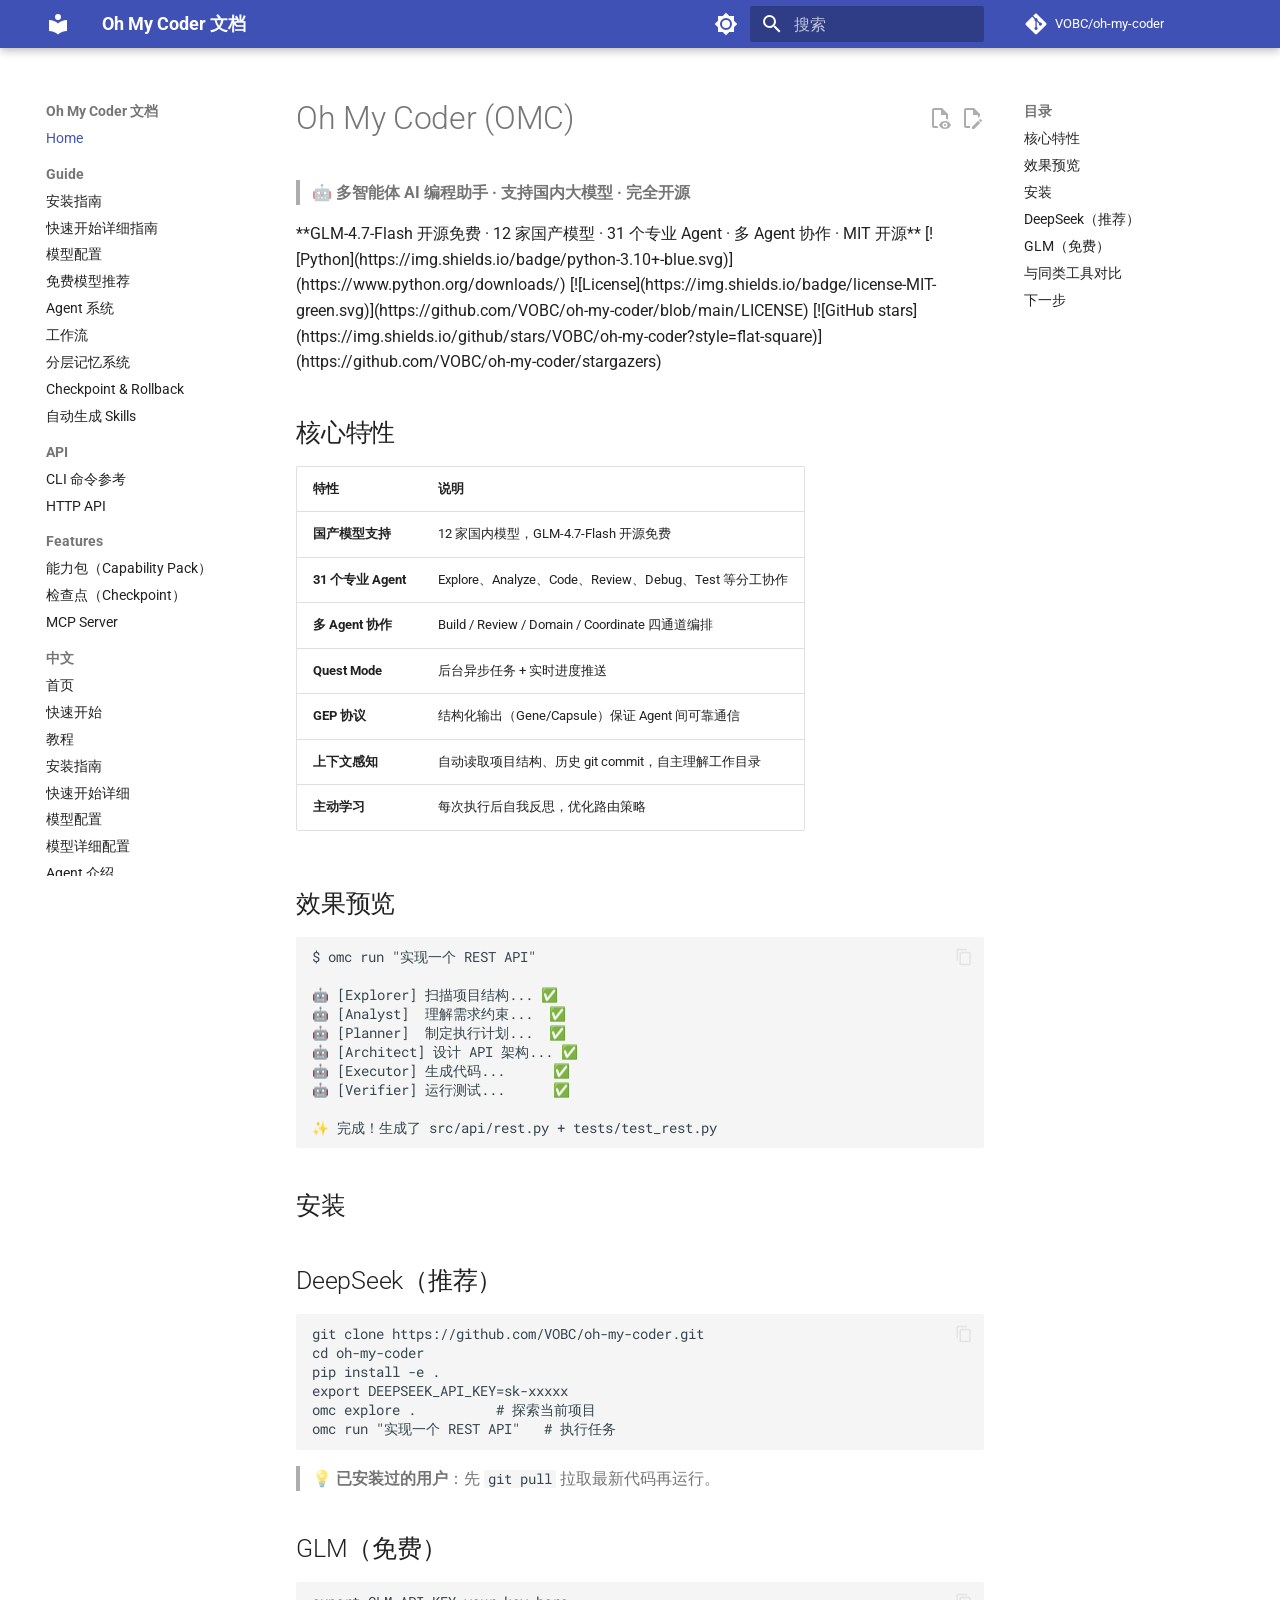
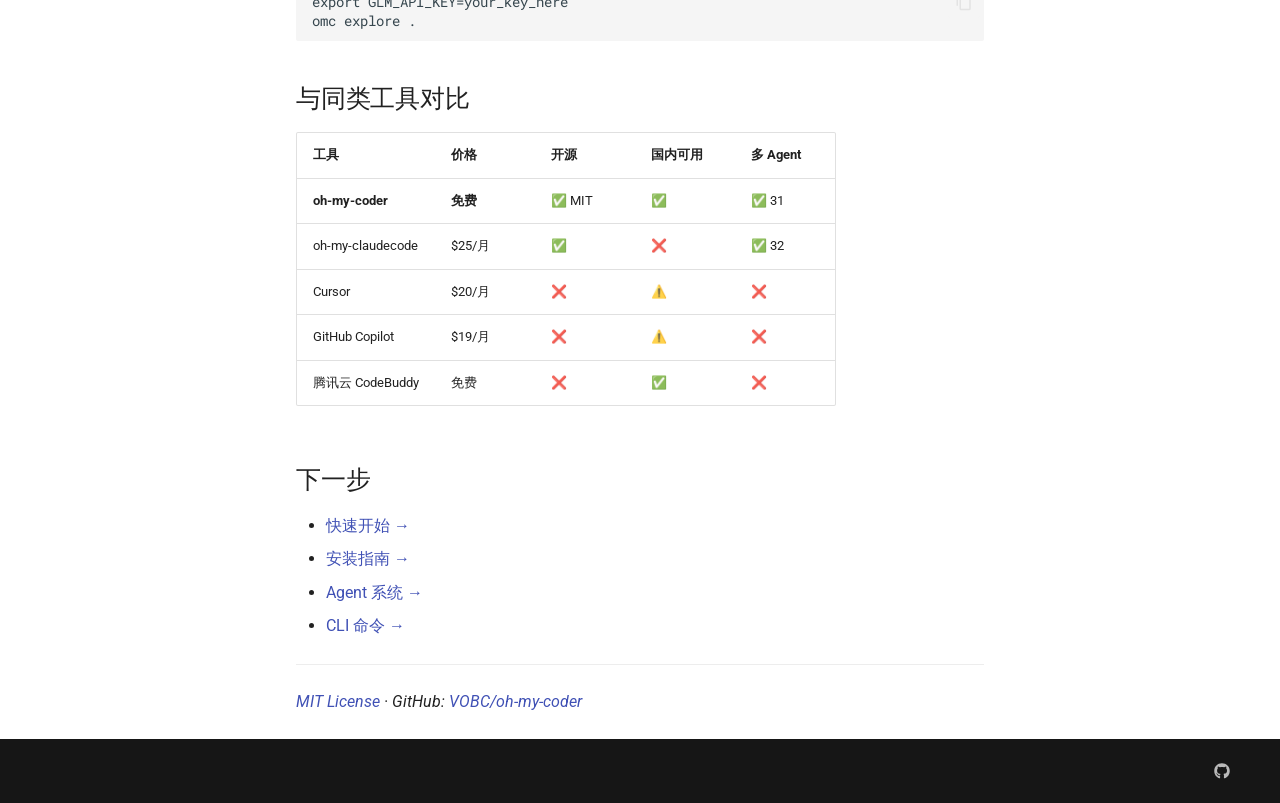
<file: index.html>
<!doctype html>
<html lang="zh" class="no-js">
  <head>
    
      <meta charset="utf-8">
      <meta name="viewport" content="width=device-width,initial-scale=1">
      
        <meta name="description" content="🤖 支持国内大模型、31 个专业 Agent、多 Agent 协作的 AI 编程框架">
      
      
        <meta name="author" content="VOBC">
      
      
        <link rel="canonical" href="https://vobc.github.io/oh-my-coder/">
      
      
      
        <link rel="next" href="guide/install/">
      
      
        
      
      
      <link rel="icon" href="assets/images/favicon.png">
      <meta name="generator" content="mkdocs-1.6.1, mkdocs-material-9.7.6">
    
    
      
        <title>Oh My Coder — 多智能体 AI 编程助手 - Oh My Coder 文档</title>
      
    
    
      <link rel="stylesheet" href="assets/stylesheets/main.484c7ddc.min.css">
      
        
        <link rel="stylesheet" href="assets/stylesheets/palette.ab4e12ef.min.css">
      
      


    
    
      
    
    
      
        
        
        <link rel="preconnect" href="https://fonts.gstatic.com" crossorigin>
        <link rel="stylesheet" href="https://fonts.googleapis.com/css?family=Roboto:300,300i,400,400i,700,700i%7CRoboto+Mono:400,400i,700,700i&display=fallback">
        <style>:root{--md-text-font:"Roboto";--md-code-font:"Roboto Mono"}</style>
      
    
    
    <script>__md_scope=new URL(".",location),__md_hash=e=>[...e].reduce(((e,_)=>(e<<5)-e+_.charCodeAt(0)),0),__md_get=(e,_=localStorage,t=__md_scope)=>JSON.parse(_.getItem(t.pathname+"."+e)),__md_set=(e,_,t=localStorage,a=__md_scope)=>{try{t.setItem(a.pathname+"."+e,JSON.stringify(_))}catch(e){}}</script>
    
      
  


  
  

<script id="__analytics">function __md_analytics(){function e(){dataLayer.push(arguments)}window.dataLayer=window.dataLayer||[],e("js",new Date),e("config","G-XXXXXXXXXX"),document.addEventListener("DOMContentLoaded",(function(){document.forms.search&&document.forms.search.query.addEventListener("blur",(function(){this.value&&e("event","search",{search_term:this.value})}));document$.subscribe((function(){var t=document.forms.feedback;if(void 0!==t)for(var a of t.querySelectorAll("[type=submit]"))a.addEventListener("click",(function(a){a.preventDefault();var n=document.location.pathname,d=this.getAttribute("data-md-value");e("event","feedback",{page:n,data:d}),t.firstElementChild.disabled=!0;var r=t.querySelector(".md-feedback__note [data-md-value='"+d+"']");r&&(r.hidden=!1)})),t.hidden=!1})),location$.subscribe((function(t){e("config","G-XXXXXXXXXX",{page_path:t.pathname})}))}));var t=document.createElement("script");t.async=!0,t.src="https://www.googletagmanager.com/gtag/js?id=G-XXXXXXXXXX",document.getElementById("__analytics").insertAdjacentElement("afterEnd",t)}</script>
  
    <script>"undefined"!=typeof __md_analytics&&__md_analytics()</script>
  

    
    
  </head>
  
  
    
    
      
    
    
    
    
    <body dir="ltr" data-md-color-scheme="default" data-md-color-primary="indigo" data-md-color-accent="indigo">
  
    
    <input class="md-toggle" data-md-toggle="drawer" type="checkbox" id="__drawer" autocomplete="off">
    <input class="md-toggle" data-md-toggle="search" type="checkbox" id="__search" autocomplete="off">
    <label class="md-overlay" for="__drawer"></label>
    <div data-md-component="skip">
      
        
        <a href="#oh-my-coder-omc" class="md-skip">
          跳转至
        </a>
      
    </div>
    <div data-md-component="announce">
      
    </div>
    
    
      

  

<header class="md-header md-header--shadow" data-md-component="header">
  <nav class="md-header__inner md-grid" aria-label="页眉">
    <a href="." title="Oh My Coder 文档" class="md-header__button md-logo" aria-label="Oh My Coder 文档" data-md-component="logo">
      
  
  <svg xmlns="http://www.w3.org/2000/svg" viewBox="0 0 24 24"><path d="M12 8a3 3 0 0 0 3-3 3 3 0 0 0-3-3 3 3 0 0 0-3 3 3 3 0 0 0 3 3m0 3.54C9.64 9.35 6.5 8 3 8v11c3.5 0 6.64 1.35 9 3.54 2.36-2.19 5.5-3.54 9-3.54V8c-3.5 0-6.64 1.35-9 3.54"/></svg>

    </a>
    <label class="md-header__button md-icon" for="__drawer">
      
      <svg xmlns="http://www.w3.org/2000/svg" viewBox="0 0 24 24"><path d="M3 6h18v2H3zm0 5h18v2H3zm0 5h18v2H3z"/></svg>
    </label>
    <div class="md-header__title" data-md-component="header-title">
      <div class="md-header__ellipsis">
        <div class="md-header__topic">
          <span class="md-ellipsis">
            Oh My Coder 文档
          </span>
        </div>
        <div class="md-header__topic" data-md-component="header-topic">
          <span class="md-ellipsis">
            
              Oh My Coder — 多智能体 AI 编程助手
            
          </span>
        </div>
      </div>
    </div>
    
      
        <form class="md-header__option" data-md-component="palette">
  
    
    
    
    <input class="md-option" data-md-color-media="(prefers-color-scheme: light)" data-md-color-scheme="default" data-md-color-primary="indigo" data-md-color-accent="indigo"  aria-label="切换到深色模式"  type="radio" name="__palette" id="__palette_0">
    
      <label class="md-header__button md-icon" title="切换到深色模式" for="__palette_1" hidden>
        <svg xmlns="http://www.w3.org/2000/svg" viewBox="0 0 24 24"><path d="M12 8a4 4 0 0 0-4 4 4 4 0 0 0 4 4 4 4 0 0 0 4-4 4 4 0 0 0-4-4m0 10a6 6 0 0 1-6-6 6 6 0 0 1 6-6 6 6 0 0 1 6 6 6 6 0 0 1-6 6m8-9.31V4h-4.69L12 .69 8.69 4H4v4.69L.69 12 4 15.31V20h4.69L12 23.31 15.31 20H20v-4.69L23.31 12z"/></svg>
      </label>
    
  
    
    
    
    <input class="md-option" data-md-color-media="(prefers-color-scheme: dark)" data-md-color-scheme="slate" data-md-color-primary="indigo" data-md-color-accent="indigo"  aria-label="切换到浅色模式"  type="radio" name="__palette" id="__palette_1">
    
      <label class="md-header__button md-icon" title="切换到浅色模式" for="__palette_0" hidden>
        <svg xmlns="http://www.w3.org/2000/svg" viewBox="0 0 24 24"><path d="M12 18c-.89 0-1.74-.2-2.5-.55C11.56 16.5 13 14.42 13 12s-1.44-4.5-3.5-5.45C10.26 6.2 11.11 6 12 6a6 6 0 0 1 6 6 6 6 0 0 1-6 6m8-9.31V4h-4.69L12 .69 8.69 4H4v4.69L.69 12 4 15.31V20h4.69L12 23.31 15.31 20H20v-4.69L23.31 12z"/></svg>
      </label>
    
  
</form>
      
    
    
      <script>var palette=__md_get("__palette");if(palette&&palette.color){if("(prefers-color-scheme)"===palette.color.media){var media=matchMedia("(prefers-color-scheme: light)"),input=document.querySelector(media.matches?"[data-md-color-media='(prefers-color-scheme: light)']":"[data-md-color-media='(prefers-color-scheme: dark)']");palette.color.media=input.getAttribute("data-md-color-media"),palette.color.scheme=input.getAttribute("data-md-color-scheme"),palette.color.primary=input.getAttribute("data-md-color-primary"),palette.color.accent=input.getAttribute("data-md-color-accent")}for(var[key,value]of Object.entries(palette.color))document.body.setAttribute("data-md-color-"+key,value)}</script>
    
    
    
      
      
        <label class="md-header__button md-icon" for="__search">
          
          <svg xmlns="http://www.w3.org/2000/svg" viewBox="0 0 24 24"><path d="M9.5 3A6.5 6.5 0 0 1 16 9.5c0 1.61-.59 3.09-1.56 4.23l.27.27h.79l5 5-1.5 1.5-5-5v-.79l-.27-.27A6.52 6.52 0 0 1 9.5 16 6.5 6.5 0 0 1 3 9.5 6.5 6.5 0 0 1 9.5 3m0 2C7 5 5 7 5 9.5S7 14 9.5 14 14 12 14 9.5 12 5 9.5 5"/></svg>
        </label>
        <div class="md-search" data-md-component="search" role="dialog">
  <label class="md-search__overlay" for="__search"></label>
  <div class="md-search__inner" role="search">
    <form class="md-search__form" name="search">
      <input type="text" class="md-search__input" name="query" aria-label="搜索" placeholder="搜索" autocapitalize="off" autocorrect="off" autocomplete="off" spellcheck="false" data-md-component="search-query" required>
      <label class="md-search__icon md-icon" for="__search">
        
        <svg xmlns="http://www.w3.org/2000/svg" viewBox="0 0 24 24"><path d="M9.5 3A6.5 6.5 0 0 1 16 9.5c0 1.61-.59 3.09-1.56 4.23l.27.27h.79l5 5-1.5 1.5-5-5v-.79l-.27-.27A6.52 6.52 0 0 1 9.5 16 6.5 6.5 0 0 1 3 9.5 6.5 6.5 0 0 1 9.5 3m0 2C7 5 5 7 5 9.5S7 14 9.5 14 14 12 14 9.5 12 5 9.5 5"/></svg>
        
        <svg xmlns="http://www.w3.org/2000/svg" viewBox="0 0 24 24"><path d="M20 11v2H8l5.5 5.5-1.42 1.42L4.16 12l7.92-7.92L13.5 5.5 8 11z"/></svg>
      </label>
      <nav class="md-search__options" aria-label="查找">
        
        <button type="reset" class="md-search__icon md-icon" title="清空当前内容" aria-label="清空当前内容" tabindex="-1">
          
          <svg xmlns="http://www.w3.org/2000/svg" viewBox="0 0 24 24"><path d="M19 6.41 17.59 5 12 10.59 6.41 5 5 6.41 10.59 12 5 17.59 6.41 19 12 13.41 17.59 19 19 17.59 13.41 12z"/></svg>
        </button>
      </nav>
      
        <div class="md-search__suggest" data-md-component="search-suggest"></div>
      
    </form>
    <div class="md-search__output">
      <div class="md-search__scrollwrap" tabindex="0" data-md-scrollfix>
        <div class="md-search-result" data-md-component="search-result">
          <div class="md-search-result__meta">
            正在初始化搜索引擎
          </div>
          <ol class="md-search-result__list" role="presentation"></ol>
        </div>
      </div>
    </div>
  </div>
</div>
      
    
    
      <div class="md-header__source">
        <a href="https://github.com/VOBC/oh-my-coder" title="前往仓库" class="md-source" data-md-component="source">
  <div class="md-source__icon md-icon">
    
    <svg xmlns="http://www.w3.org/2000/svg" viewBox="0 0 448 512"><!--! Font Awesome Free 7.1.0 by @fontawesome - https://fontawesome.com License - https://fontawesome.com/license/free (Icons: CC BY 4.0, Fonts: SIL OFL 1.1, Code: MIT License) Copyright 2025 Fonticons, Inc.--><path d="M439.6 236.1 244 40.5c-5.4-5.5-12.8-8.5-20.4-8.5s-15 3-20.4 8.4L162.5 81l51.5 51.5c27.1-9.1 52.7 16.8 43.4 43.7l49.7 49.7c34.2-11.8 61.2 31 35.5 56.7-26.5 26.5-70.2-2.9-56-37.3L240.3 199v121.9c25.3 12.5 22.3 41.8 9.1 55-6.4 6.4-15.2 10.1-24.3 10.1s-17.8-3.6-24.3-10.1c-17.6-17.6-11.1-46.9 11.2-56v-123c-20.8-8.5-24.6-30.7-18.6-45L142.6 101 8.5 235.1C3 240.6 0 247.9 0 255.5s3 15 8.5 20.4l195.6 195.7c5.4 5.4 12.7 8.4 20.4 8.4s15-3 20.4-8.4l194.7-194.7c5.4-5.4 8.4-12.8 8.4-20.4s-3-15-8.4-20.4"/></svg>
  </div>
  <div class="md-source__repository">
    VOBC/oh-my-coder
  </div>
</a>
      </div>
    
  </nav>
  
</header>
    
    <div class="md-container" data-md-component="container">
      
      
        
          
        
      
      <main class="md-main" data-md-component="main">
        <div class="md-main__inner md-grid">
          
            
              
              <div class="md-sidebar md-sidebar--primary" data-md-component="sidebar" data-md-type="navigation" >
                <div class="md-sidebar__scrollwrap">
                  <div class="md-sidebar__inner">
                    



<nav class="md-nav md-nav--primary" aria-label="导航栏" data-md-level="0">
  <label class="md-nav__title" for="__drawer">
    <a href="." title="Oh My Coder 文档" class="md-nav__button md-logo" aria-label="Oh My Coder 文档" data-md-component="logo">
      
  
  <svg xmlns="http://www.w3.org/2000/svg" viewBox="0 0 24 24"><path d="M12 8a3 3 0 0 0 3-3 3 3 0 0 0-3-3 3 3 0 0 0-3 3 3 3 0 0 0 3 3m0 3.54C9.64 9.35 6.5 8 3 8v11c3.5 0 6.64 1.35 9 3.54 2.36-2.19 5.5-3.54 9-3.54V8c-3.5 0-6.64 1.35-9 3.54"/></svg>

    </a>
    Oh My Coder 文档
  </label>
  
    <div class="md-nav__source">
      <a href="https://github.com/VOBC/oh-my-coder" title="前往仓库" class="md-source" data-md-component="source">
  <div class="md-source__icon md-icon">
    
    <svg xmlns="http://www.w3.org/2000/svg" viewBox="0 0 448 512"><!--! Font Awesome Free 7.1.0 by @fontawesome - https://fontawesome.com License - https://fontawesome.com/license/free (Icons: CC BY 4.0, Fonts: SIL OFL 1.1, Code: MIT License) Copyright 2025 Fonticons, Inc.--><path d="M439.6 236.1 244 40.5c-5.4-5.5-12.8-8.5-20.4-8.5s-15 3-20.4 8.4L162.5 81l51.5 51.5c27.1-9.1 52.7 16.8 43.4 43.7l49.7 49.7c34.2-11.8 61.2 31 35.5 56.7-26.5 26.5-70.2-2.9-56-37.3L240.3 199v121.9c25.3 12.5 22.3 41.8 9.1 55-6.4 6.4-15.2 10.1-24.3 10.1s-17.8-3.6-24.3-10.1c-17.6-17.6-11.1-46.9 11.2-56v-123c-20.8-8.5-24.6-30.7-18.6-45L142.6 101 8.5 235.1C3 240.6 0 247.9 0 255.5s3 15 8.5 20.4l195.6 195.7c5.4 5.4 12.7 8.4 20.4 8.4s15-3 20.4-8.4l194.7-194.7c5.4-5.4 8.4-12.8 8.4-20.4s-3-15-8.4-20.4"/></svg>
  </div>
  <div class="md-source__repository">
    VOBC/oh-my-coder
  </div>
</a>
    </div>
  
  <ul class="md-nav__list" data-md-scrollfix>
    
      
      
  
  
    
  
  
  
    <li class="md-nav__item md-nav__item--active">
      
      <input class="md-nav__toggle md-toggle" type="checkbox" id="__toc">
      
      
        
      
      
        <label class="md-nav__link md-nav__link--active" for="__toc">
          
  
  
  <span class="md-ellipsis">
    
  
    Home
  

    
  </span>
  
  

          <span class="md-nav__icon md-icon"></span>
        </label>
      
      <a href="." class="md-nav__link md-nav__link--active">
        
  
  
  <span class="md-ellipsis">
    
  
    Home
  

    
  </span>
  
  

      </a>
      
        

<nav class="md-nav md-nav--secondary" aria-label="目录">
  
  
  
    
  
  
    <label class="md-nav__title" for="__toc">
      <span class="md-nav__icon md-icon"></span>
      目录
    </label>
    <ul class="md-nav__list" data-md-component="toc" data-md-scrollfix>
      
        <li class="md-nav__item">
  <a href="#_1" class="md-nav__link">
    <span class="md-ellipsis">
      
        核心特性
      
    </span>
  </a>
  
</li>
      
        <li class="md-nav__item">
  <a href="#_2" class="md-nav__link">
    <span class="md-ellipsis">
      
        效果预览
      
    </span>
  </a>
  
</li>
      
        <li class="md-nav__item">
  <a href="#_3" class="md-nav__link">
    <span class="md-ellipsis">
      
        安装
      
    </span>
  </a>
  
</li>
      
        <li class="md-nav__item">
  <a href="#deepseek" class="md-nav__link">
    <span class="md-ellipsis">
      
        DeepSeek（推荐）
      
    </span>
  </a>
  
</li>
      
        <li class="md-nav__item">
  <a href="#glm" class="md-nav__link">
    <span class="md-ellipsis">
      
        GLM（免费）
      
    </span>
  </a>
  
</li>
      
        <li class="md-nav__item">
  <a href="#_4" class="md-nav__link">
    <span class="md-ellipsis">
      
        与同类工具对比
      
    </span>
  </a>
  
</li>
      
        <li class="md-nav__item">
  <a href="#_5" class="md-nav__link">
    <span class="md-ellipsis">
      
        下一步
      
    </span>
  </a>
  
</li>
      
    </ul>
  
</nav>
      
    </li>
  

    
      
      
  
  
  
  
    
    
    
    
      
        
        
      
    
    
    <li class="md-nav__item md-nav__item--section md-nav__item--nested">
      
        
        
          
        
        <input class="md-nav__toggle md-toggle md-toggle--indeterminate" type="checkbox" id="__nav_2" >
        
          
          <label class="md-nav__link" for="__nav_2" id="__nav_2_label" tabindex="">
            
  
  
  <span class="md-ellipsis">
    
  
    Guide
  

    
  </span>
  
  

            <span class="md-nav__icon md-icon"></span>
          </label>
        
        <nav class="md-nav" data-md-level="1" aria-labelledby="__nav_2_label" aria-expanded="false">
          <label class="md-nav__title" for="__nav_2">
            <span class="md-nav__icon md-icon"></span>
            
  
    Guide
  

          </label>
          <ul class="md-nav__list" data-md-scrollfix>
            
              
                
  
  
  
  
    <li class="md-nav__item">
      <a href="guide/install/" class="md-nav__link">
        
  
  
  <span class="md-ellipsis">
    
  
    安装指南
  

    
  </span>
  
  

      </a>
    </li>
  

              
            
              
                
  
  
  
  
    <li class="md-nav__item">
      <a href="guide/quick-start/" class="md-nav__link">
        
  
  
  <span class="md-ellipsis">
    
  
    快速开始详细指南
  

    
  </span>
  
  

      </a>
    </li>
  

              
            
              
                
  
  
  
  
    <li class="md-nav__item">
      <a href="guide/models/" class="md-nav__link">
        
  
  
  <span class="md-ellipsis">
    
  
    模型配置
  

    
  </span>
  
  

      </a>
    </li>
  

              
            
              
                
  
  
  
  
    <li class="md-nav__item">
      <a href="guide/free-models/" class="md-nav__link">
        
  
  
  <span class="md-ellipsis">
    
  
    免费模型推荐
  

    
  </span>
  
  

      </a>
    </li>
  

              
            
              
                
  
  
  
  
    <li class="md-nav__item">
      <a href="guide/agents/" class="md-nav__link">
        
  
  
  <span class="md-ellipsis">
    
  
    Agent 系统
  

    
  </span>
  
  

      </a>
    </li>
  

              
            
              
                
  
  
  
  
    <li class="md-nav__item">
      <a href="guide/workflows/" class="md-nav__link">
        
  
  
  <span class="md-ellipsis">
    
  
    工作流
  

    
  </span>
  
  

      </a>
    </li>
  

              
            
              
                
  
  
  
  
    <li class="md-nav__item">
      <a href="guide/memory-system/" class="md-nav__link">
        
  
  
  <span class="md-ellipsis">
    
  
    分层记忆系统
  

    
  </span>
  
  

      </a>
    </li>
  

              
            
              
                
  
  
  
  
    <li class="md-nav__item">
      <a href="guide/checkpoint/" class="md-nav__link">
        
  
  
  <span class="md-ellipsis">
    
  
    Checkpoint &amp; Rollback
  

    
  </span>
  
  

      </a>
    </li>
  

              
            
              
                
  
  
  
  
    <li class="md-nav__item">
      <a href="guide/auto-skill/" class="md-nav__link">
        
  
  
  <span class="md-ellipsis">
    
  
    自动生成 Skills
  

    
  </span>
  
  

      </a>
    </li>
  

              
            
          </ul>
        </nav>
      
    </li>
  

    
      
      
  
  
  
  
    
    
    
    
      
        
        
      
    
    
    <li class="md-nav__item md-nav__item--section md-nav__item--nested">
      
        
        
          
        
        <input class="md-nav__toggle md-toggle md-toggle--indeterminate" type="checkbox" id="__nav_3" >
        
          
          <label class="md-nav__link" for="__nav_3" id="__nav_3_label" tabindex="">
            
  
  
  <span class="md-ellipsis">
    
  
    API
  

    
  </span>
  
  

            <span class="md-nav__icon md-icon"></span>
          </label>
        
        <nav class="md-nav" data-md-level="1" aria-labelledby="__nav_3_label" aria-expanded="false">
          <label class="md-nav__title" for="__nav_3">
            <span class="md-nav__icon md-icon"></span>
            
  
    API
  

          </label>
          <ul class="md-nav__list" data-md-scrollfix>
            
              
                
  
  
  
  
    <li class="md-nav__item">
      <a href="api/cli/" class="md-nav__link">
        
  
  
  <span class="md-ellipsis">
    
  
    CLI 命令参考
  

    
  </span>
  
  

      </a>
    </li>
  

              
            
              
                
  
  
  
  
    <li class="md-nav__item">
      <a href="api/http-api/" class="md-nav__link">
        
  
  
  <span class="md-ellipsis">
    
  
    HTTP API
  

    
  </span>
  
  

      </a>
    </li>
  

              
            
          </ul>
        </nav>
      
    </li>
  

    
      
      
  
  
  
  
    
    
    
    
      
        
        
      
    
    
    <li class="md-nav__item md-nav__item--section md-nav__item--nested">
      
        
        
          
        
        <input class="md-nav__toggle md-toggle md-toggle--indeterminate" type="checkbox" id="__nav_4" >
        
          
          <label class="md-nav__link" for="__nav_4" id="__nav_4_label" tabindex="">
            
  
  
  <span class="md-ellipsis">
    
  
    Features
  

    
  </span>
  
  

            <span class="md-nav__icon md-icon"></span>
          </label>
        
        <nav class="md-nav" data-md-level="1" aria-labelledby="__nav_4_label" aria-expanded="false">
          <label class="md-nav__title" for="__nav_4">
            <span class="md-nav__icon md-icon"></span>
            
  
    Features
  

          </label>
          <ul class="md-nav__list" data-md-scrollfix>
            
              
                
  
  
  
  
    <li class="md-nav__item">
      <a href="features/capability-pack/" class="md-nav__link">
        
  
  
  <span class="md-ellipsis">
    
  
    能力包（Capability Pack）
  

    
  </span>
  
  

      </a>
    </li>
  

              
            
              
                
  
  
  
  
    <li class="md-nav__item">
      <a href="features/checkpoint/" class="md-nav__link">
        
  
  
  <span class="md-ellipsis">
    
  
    检查点（Checkpoint）
  

    
  </span>
  
  

      </a>
    </li>
  

              
            
              
                
  
  
  
  
    <li class="md-nav__item">
      <a href="features/mcp-server/" class="md-nav__link">
        
  
  
  <span class="md-ellipsis">
    
  
    MCP Server
  

    
  </span>
  
  

      </a>
    </li>
  

              
            
          </ul>
        </nav>
      
    </li>
  

    
      
      
  
  
  
  
    
    
    
    
      
        
        
      
    
    
    <li class="md-nav__item md-nav__item--section md-nav__item--nested">
      
        
        
          
        
        <input class="md-nav__toggle md-toggle md-toggle--indeterminate" type="checkbox" id="__nav_5" >
        
          
          <label class="md-nav__link" for="__nav_5" id="__nav_5_label" tabindex="">
            
  
  
  <span class="md-ellipsis">
    
  
    中文
  

    
  </span>
  
  

            <span class="md-nav__icon md-icon"></span>
          </label>
        
        <nav class="md-nav" data-md-level="1" aria-labelledby="__nav_5_label" aria-expanded="false">
          <label class="md-nav__title" for="__nav_5">
            <span class="md-nav__icon md-icon"></span>
            
  
    中文
  

          </label>
          <ul class="md-nav__list" data-md-scrollfix>
            
              
                
  
  
  
  
    <li class="md-nav__item">
      <a href="zh/" class="md-nav__link">
        
  
  
  <span class="md-ellipsis">
    
  
    首页
  

    
  </span>
  
  

      </a>
    </li>
  

              
            
              
                
  
  
  
  
    <li class="md-nav__item">
      <a href="zh/getting-started/" class="md-nav__link">
        
  
  
  <span class="md-ellipsis">
    
  
    快速开始
  

    
  </span>
  
  

      </a>
    </li>
  

              
            
              
                
  
  
  
  
    <li class="md-nav__item">
      <a href="zh/tutorials/" class="md-nav__link">
        
  
  
  <span class="md-ellipsis">
    
  
    教程
  

    
  </span>
  
  

      </a>
    </li>
  

              
            
              
                
  
  
  
  
    <li class="md-nav__item">
      <a href="zh/guide/install/" class="md-nav__link">
        
  
  
  <span class="md-ellipsis">
    
  
    安装指南
  

    
  </span>
  
  

      </a>
    </li>
  

              
            
              
                
  
  
  
  
    <li class="md-nav__item">
      <a href="zh/guide/quick-start/" class="md-nav__link">
        
  
  
  <span class="md-ellipsis">
    
  
    快速开始详细
  

    
  </span>
  
  

      </a>
    </li>
  

              
            
              
                
  
  
  
  
    <li class="md-nav__item">
      <a href="zh/guide/models/" class="md-nav__link">
        
  
  
  <span class="md-ellipsis">
    
  
    模型配置
  

    
  </span>
  
  

      </a>
    </li>
  

              
            
              
                
  
  
  
  
    <li class="md-nav__item">
      <a href="zh/guide/model-config/" class="md-nav__link">
        
  
  
  <span class="md-ellipsis">
    
  
    模型详细配置
  

    
  </span>
  
  

      </a>
    </li>
  

              
            
              
                
  
  
  
  
    <li class="md-nav__item">
      <a href="zh/guide/agents/" class="md-nav__link">
        
  
  
  <span class="md-ellipsis">
    
  
    Agent 介绍
  

    
  </span>
  
  

      </a>
    </li>
  

              
            
              
                
  
  
  
  
    <li class="md-nav__item">
      <a href="zh/guide/workflows/" class="md-nav__link">
        
  
  
  <span class="md-ellipsis">
    
  
    工作流说明
  

    
  </span>
  
  

      </a>
    </li>
  

              
            
              
                
  
  
  
  
    <li class="md-nav__item">
      <a href="zh/guide/deployment/" class="md-nav__link">
        
  
  
  <span class="md-ellipsis">
    
  
    部署说明
  

    
  </span>
  
  

      </a>
    </li>
  

              
            
              
                
  
  
  
  
    <li class="md-nav__item">
      <a href="zh/guide/comparison/" class="md-nav__link">
        
  
  
  <span class="md-ellipsis">
    
  
    竞品对比
  

    
  </span>
  
  

      </a>
    </li>
  

              
            
              
                
  
  
  
  
    <li class="md-nav__item">
      <a href="zh/FAQ/" class="md-nav__link">
        
  
  
  <span class="md-ellipsis">
    
  
    常见问题
  

    
  </span>
  
  

      </a>
    </li>
  

              
            
              
                
  
  
  
  
    
    
    
    
      
    
    
    <li class="md-nav__item md-nav__item--nested">
      
        
        
          
        
        <input class="md-nav__toggle md-toggle md-toggle--indeterminate" type="checkbox" id="__nav_5_13" >
        
          
          <label class="md-nav__link" for="__nav_5_13" id="__nav_5_13_label" tabindex="0">
            
  
  
  <span class="md-ellipsis">
    
  
    功能特性
  

    
  </span>
  
  

            <span class="md-nav__icon md-icon"></span>
          </label>
        
        <nav class="md-nav" data-md-level="2" aria-labelledby="__nav_5_13_label" aria-expanded="false">
          <label class="md-nav__title" for="__nav_5_13">
            <span class="md-nav__icon md-icon"></span>
            
  
    功能特性
  

          </label>
          <ul class="md-nav__list" data-md-scrollfix>
            
              
                
  
  
  
  
    <li class="md-nav__item">
      <a href="zh/features/active-learning/" class="md-nav__link">
        
  
  
  <span class="md-ellipsis">
    
  
    🧠 主动学习模块
  

    
  </span>
  
  

      </a>
    </li>
  

              
            
              
                
  
  
  
  
    <li class="md-nav__item">
      <a href="zh/features/capability-pack/" class="md-nav__link">
        
  
  
  <span class="md-ellipsis">
    
  
    能力包（Capability Pack）
  

    
  </span>
  
  

      </a>
    </li>
  

              
            
              
                
  
  
  
  
    <li class="md-nav__item">
      <a href="zh/features/checkpoint/" class="md-nav__link">
        
  
  
  <span class="md-ellipsis">
    
  
    检查点（Checkpoint）
  

    
  </span>
  
  

      </a>
    </li>
  

              
            
              
                
  
  
  
  
    <li class="md-nav__item">
      <a href="zh/features/gep-protocol/" class="md-nav__link">
        
  
  
  <span class="md-ellipsis">
    
  
    🧬 GEP 协议支持 (WIP)
  

    
  </span>
  
  

      </a>
    </li>
  

              
            
              
                
  
  
  
  
    <li class="md-nav__item">
      <a href="zh/features/mcp-server/" class="md-nav__link">
        
  
  
  <span class="md-ellipsis">
    
  
    MCP Server
  

    
  </span>
  
  

      </a>
    </li>
  

              
            
              
                
  
  
  
  
    <li class="md-nav__item">
      <a href="zh/features/quest-mode/" class="md-nav__link">
        
  
  
  <span class="md-ellipsis">
    
  
    🧙 Quest Mode（异步自主编程）
  

    
  </span>
  
  

      </a>
    </li>
  

              
            
          </ul>
        </nav>
      
    </li>
  

              
            
              
                
  
  
  
  
    
    
    
    
      
    
    
    <li class="md-nav__item md-nav__item--nested">
      
        
        
          
        
        <input class="md-nav__toggle md-toggle md-toggle--indeterminate" type="checkbox" id="__nav_5_14" >
        
          
          <label class="md-nav__link" for="__nav_5_14" id="__nav_5_14_label" tabindex="0">
            
  
  
  <span class="md-ellipsis">
    
  
    开发文档
  

    
  </span>
  
  

            <span class="md-nav__icon md-icon"></span>
          </label>
        
        <nav class="md-nav" data-md-level="2" aria-labelledby="__nav_5_14_label" aria-expanded="false">
          <label class="md-nav__title" for="__nav_5_14">
            <span class="md-nav__icon md-icon"></span>
            
  
    开发文档
  

          </label>
          <ul class="md-nav__list" data-md-scrollfix>
            
              
                
  
  
  
  
    <li class="md-nav__item">
      <a href="zh/dev/architecture/" class="md-nav__link">
        
  
  
  <span class="md-ellipsis">
    
  
    Oh My Coder 架构设计
  

    
  </span>
  
  

      </a>
    </li>
  

              
            
              
                
  
  
  
  
    <li class="md-nav__item">
      <a href="zh/dev/development-report/" class="md-nav__link">
        
  
  
  <span class="md-ellipsis">
    
  
    中长期功能开发报告
  

    
  </span>
  
  

      </a>
    </li>
  

              
            
              
                
  
  
  
  
    <li class="md-nav__item">
      <a href="zh/dev/progress/" class="md-nav__link">
        
  
  
  <span class="md-ellipsis">
    
  
    📊 开发进度
  

    
  </span>
  
  

      </a>
    </li>
  

              
            
              
                
  
  
  
  
    <li class="md-nav__item">
      <a href="zh/dev/task-tracking/" class="md-nav__link">
        
  
  
  <span class="md-ellipsis">
    
  
    代可行 - 开发任务文档
  

    
  </span>
  
  

      </a>
    </li>
  

              
            
              
                
  
  
  
  
    <li class="md-nav__item">
      <a href="zh/dev/testing/" class="md-nav__link">
        
  
  
  <span class="md-ellipsis">
    
  
    🧪 测试
  

    
  </span>
  
  

      </a>
    </li>
  

              
            
          </ul>
        </nav>
      
    </li>
  

              
            
              
                
  
  
  
  
    
    
    
    
      
    
    
    <li class="md-nav__item md-nav__item--nested">
      
        
        
          
        
        <input class="md-nav__toggle md-toggle md-toggle--indeterminate" type="checkbox" id="__nav_5_15" >
        
          
          <label class="md-nav__link" for="__nav_5_15" id="__nav_5_15_label" tabindex="0">
            
  
  
  <span class="md-ellipsis">
    
  
    安全文档
  

    
  </span>
  
  

            <span class="md-nav__icon md-icon"></span>
          </label>
        
        <nav class="md-nav" data-md-level="2" aria-labelledby="__nav_5_15_label" aria-expanded="false">
          <label class="md-nav__title" for="__nav_5_15">
            <span class="md-nav__icon md-icon"></span>
            
  
    安全文档
  

          </label>
          <ul class="md-nav__list" data-md-scrollfix>
            
              
                
  
  
  
  
    <li class="md-nav__item">
      <a href="zh/security/CODEQL_SOLUTIONS/" class="md-nav__link">
        
  
  
  <span class="md-ellipsis">
    
  
    CodeQL 解决方案库
  

    
  </span>
  
  

      </a>
    </li>
  

              
            
              
                
  
  
  
  
    <li class="md-nav__item">
      <a href="zh/security/coding-guide/" class="md-nav__link">
        
  
  
  <span class="md-ellipsis">
    
  
    安全编码规范
  

    
  </span>
  
  

      </a>
    </li>
  

              
            
              
                
  
  
  
  
    <li class="md-nav__item">
      <a href="zh/security/security-whackamole-investigation/" class="md-nav__link">
        
  
  
  <span class="md-ellipsis">
    
  
    GitHub Security "打地鼠" 问题深度调查报告
  

    
  </span>
  
  

      </a>
    </li>
  

              
            
              
                
  
  
  
  
    <li class="md-nav__item">
      <a href="zh/security/user-guide/" class="md-nav__link">
        
  
  
  <span class="md-ellipsis">
    
  
    安全指南 - API密钥管理
  

    
  </span>
  
  

      </a>
    </li>
  

              
            
          </ul>
        </nav>
      
    </li>
  

              
            
          </ul>
        </nav>
      
    </li>
  

    
  </ul>
</nav>
                  </div>
                </div>
              </div>
            
            
              
              <div class="md-sidebar md-sidebar--secondary" data-md-component="sidebar" data-md-type="toc" >
                <div class="md-sidebar__scrollwrap">
                  <div class="md-sidebar__inner">
                    

<nav class="md-nav md-nav--secondary" aria-label="目录">
  
  
  
    
  
  
    <label class="md-nav__title" for="__toc">
      <span class="md-nav__icon md-icon"></span>
      目录
    </label>
    <ul class="md-nav__list" data-md-component="toc" data-md-scrollfix>
      
        <li class="md-nav__item">
  <a href="#_1" class="md-nav__link">
    <span class="md-ellipsis">
      
        核心特性
      
    </span>
  </a>
  
</li>
      
        <li class="md-nav__item">
  <a href="#_2" class="md-nav__link">
    <span class="md-ellipsis">
      
        效果预览
      
    </span>
  </a>
  
</li>
      
        <li class="md-nav__item">
  <a href="#_3" class="md-nav__link">
    <span class="md-ellipsis">
      
        安装
      
    </span>
  </a>
  
</li>
      
        <li class="md-nav__item">
  <a href="#deepseek" class="md-nav__link">
    <span class="md-ellipsis">
      
        DeepSeek（推荐）
      
    </span>
  </a>
  
</li>
      
        <li class="md-nav__item">
  <a href="#glm" class="md-nav__link">
    <span class="md-ellipsis">
      
        GLM（免费）
      
    </span>
  </a>
  
</li>
      
        <li class="md-nav__item">
  <a href="#_4" class="md-nav__link">
    <span class="md-ellipsis">
      
        与同类工具对比
      
    </span>
  </a>
  
</li>
      
        <li class="md-nav__item">
  <a href="#_5" class="md-nav__link">
    <span class="md-ellipsis">
      
        下一步
      
    </span>
  </a>
  
</li>
      
    </ul>
  
</nav>
                  </div>
                </div>
              </div>
            
          
          
            <div class="md-content" data-md-component="content">
              
              <article class="md-content__inner md-typeset">
                
                  


  
    <a href="https://github.com/VOBC/oh-my-coder/edit/main/docs/index.md" title="编辑此页" class="md-content__button md-icon" rel="edit">
      
      <svg xmlns="http://www.w3.org/2000/svg" viewBox="0 0 24 24"><path d="M10 20H6V4h7v5h5v3.1l2-2V8l-6-6H6c-1.1 0-2 .9-2 2v16c0 1.1.9 2 2 2h4zm10.2-7c.1 0 .3.1.4.2l1.3 1.3c.2.2.2.6 0 .8l-1 1-2.1-2.1 1-1c.1-.1.2-.2.4-.2m0 3.9L14.1 23H12v-2.1l6.1-6.1z"/></svg>
    </a>
  
  
    
      
    
    <a href="https://github.com/VOBC/oh-my-coder/raw/main/docs/index.md" title="查看本页的源代码" class="md-content__button md-icon">
      
      <svg xmlns="http://www.w3.org/2000/svg" viewBox="0 0 24 24"><path d="M17 18c.56 0 1 .44 1 1s-.44 1-1 1-1-.44-1-1 .44-1 1-1m0-3c-2.73 0-5.06 1.66-6 4 .94 2.34 3.27 4 6 4s5.06-1.66 6-4c-.94-2.34-3.27-4-6-4m0 6.5a2.5 2.5 0 0 1-2.5-2.5 2.5 2.5 0 0 1 2.5-2.5 2.5 2.5 0 0 1 2.5 2.5 2.5 2.5 0 0 1-2.5 2.5M9.27 20H6V4h7v5h5v4.07c.7.08 1.36.25 2 .49V8l-6-6H6a2 2 0 0 0-2 2v16a2 2 0 0 0 2 2h4.5a8.2 8.2 0 0 1-1.23-2"/></svg>
    </a>
  


<h1 id="oh-my-coder-omc">Oh My Coder (OMC)</h1>
<blockquote>
<p>🤖 <strong>多智能体 AI 编程助手 · 支持国内大模型 · 完全开源</strong></p>
</blockquote>
<!--
<style>
.hero { text-align: center; padding: 3rem 0; }
.hero h1 { font-size: 3rem; color: #3f51b5; }
</style>
-->

<div class="hero">

**GLM-4.7-Flash 开源免费 · 12 家国产模型 · 31 个专业 Agent · 多 Agent 协作 · MIT 开源**

[![Python](https://img.shields.io/badge/python-3.10+-blue.svg)](https://www.python.org/downloads/)
[![License](https://img.shields.io/badge/license-MIT-green.svg)](https://github.com/VOBC/oh-my-coder/blob/main/LICENSE)
[![GitHub stars](https://img.shields.io/github/stars/VOBC/oh-my-coder?style=flat-square)](https://github.com/VOBC/oh-my-coder/stargazers)

</div>

<h2 id="_1">核心特性</h2>
<table>
<thead>
<tr>
<th>特性</th>
<th>说明</th>
</tr>
</thead>
<tbody>
<tr>
<td><strong>国产模型支持</strong></td>
<td>12 家国内模型，GLM-4.7-Flash 开源免费</td>
</tr>
<tr>
<td><strong>31 个专业 Agent</strong></td>
<td>Explore、Analyze、Code、Review、Debug、Test 等分工协作</td>
</tr>
<tr>
<td><strong>多 Agent 协作</strong></td>
<td>Build / Review / Domain / Coordinate 四通道编排</td>
</tr>
<tr>
<td><strong>Quest Mode</strong></td>
<td>后台异步任务 + 实时进度推送</td>
</tr>
<tr>
<td><strong>GEP 协议</strong></td>
<td>结构化输出（Gene/Capsule）保证 Agent 间可靠通信</td>
</tr>
<tr>
<td><strong>上下文感知</strong></td>
<td>自动读取项目结构、历史 git commit，自主理解工作目录</td>
</tr>
<tr>
<td><strong>主动学习</strong></td>
<td>每次执行后自我反思，优化路由策略</td>
</tr>
</tbody>
</table>
<h2 id="_2">效果预览</h2>
<pre><code>$ omc run &quot;实现一个 REST API&quot;

🤖 [Explorer] 扫描项目结构... ✅
🤖 [Analyst]  理解需求约束...  ✅
🤖 [Planner]  制定执行计划...  ✅
🤖 [Architect] 设计 API 架构... ✅
🤖 [Executor] 生成代码...      ✅
🤖 [Verifier] 运行测试...      ✅

✨ 完成！生成了 src/api/rest.py + tests/test_rest.py
</code></pre>
<h2 id="_3">安装</h2>
<h2 id="deepseek">DeepSeek（推荐）</h2>
<pre><code class="language-bash">git clone https://github.com/VOBC/oh-my-coder.git
cd oh-my-coder
pip install -e .
export DEEPSEEK_API_KEY=sk-xxxxx
omc explore .          # 探索当前项目
omc run &quot;实现一个 REST API&quot;   # 执行任务
</code></pre>
<blockquote>
<p>💡 <strong>已安装过的用户</strong>：先 <code>git pull</code> 拉取最新代码再运行。</p>
</blockquote>
<h2 id="glm">GLM（免费）</h2>
<pre><code class="language-bash">export GLM_API_KEY=your_key_here
omc explore .
</code></pre>
<h2 id="_4">与同类工具对比</h2>
<table>
<thead>
<tr>
<th>工具</th>
<th>价格</th>
<th>开源</th>
<th>国内可用</th>
<th>多 Agent</th>
</tr>
</thead>
<tbody>
<tr>
<td><strong>oh-my-coder</strong></td>
<td><strong>免费</strong></td>
<td>✅ MIT</td>
<td>✅</td>
<td>✅ 31</td>
</tr>
<tr>
<td>oh-my-claudecode</td>
<td>$25/月</td>
<td>✅</td>
<td>❌</td>
<td>✅ 32</td>
</tr>
<tr>
<td>Cursor</td>
<td>$20/月</td>
<td>❌</td>
<td>⚠️</td>
<td>❌</td>
</tr>
<tr>
<td>GitHub Copilot</td>
<td>$19/月</td>
<td>❌</td>
<td>⚠️</td>
<td>❌</td>
</tr>
<tr>
<td>腾讯云 CodeBuddy</td>
<td>免费</td>
<td>❌</td>
<td>✅</td>
<td>❌</td>
</tr>
</tbody>
</table>
<h2 id="_5">下一步</h2>
<ul>
<li><a href="guide/quick-start/">快速开始 →</a></li>
<li><a href="guide/install/">安装指南 →</a></li>
<li><a href="guide/agents/">Agent 系统 →</a></li>
<li><a href="api/cli/">CLI 命令 →</a></li>
</ul>
<hr />
<p><em><a href="https://github.com/VOBC/oh-my-coder/blob/main/LICENSE">MIT License</a> · GitHub: <a href="https://github.com/VOBC/oh-my-coder">VOBC/oh-my-coder</a></em></p>







  
  



  




                
              </article>
            </div>
          
          
<script>var target=document.getElementById(location.hash.slice(1));target&&target.name&&(target.checked=target.name.startsWith("__tabbed_"))</script>
        </div>
        
      </main>
      
        <footer class="md-footer">
  
  <div class="md-footer-meta md-typeset">
    <div class="md-footer-meta__inner md-grid">
      <div class="md-copyright">
  
  
</div>
      
        
<div class="md-social">
  
    
    
    
    
      
      
    
    <a href="https://github.com/VOBC/oh-my-coder" target="_blank" rel="noopener" title="github.com" class="md-social__link">
      <svg xmlns="http://www.w3.org/2000/svg" viewBox="0 0 512 512"><!--! Font Awesome Free 7.1.0 by @fontawesome - https://fontawesome.com License - https://fontawesome.com/license/free (Icons: CC BY 4.0, Fonts: SIL OFL 1.1, Code: MIT License) Copyright 2025 Fonticons, Inc.--><path d="M173.9 397.4c0 2-2.3 3.6-5.2 3.6-3.3.3-5.6-1.3-5.6-3.6 0-2 2.3-3.6 5.2-3.6 3-.3 5.6 1.3 5.6 3.6m-31.1-4.5c-.7 2 1.3 4.3 4.3 4.9 2.6 1 5.6 0 6.2-2s-1.3-4.3-4.3-5.2c-2.6-.7-5.5.3-6.2 2.3m44.2-1.7c-2.9.7-4.9 2.6-4.6 4.9.3 2 2.9 3.3 5.9 2.6 2.9-.7 4.9-2.6 4.6-4.6-.3-1.9-3-3.2-5.9-2.9M252.8 8C114.1 8 8 113.3 8 252c0 110.9 69.8 205.8 169.5 239.2 12.8 2.3 17.3-5.6 17.3-12.1 0-6.2-.3-40.4-.3-61.4 0 0-70 15-84.7-29.8 0 0-11.4-29.1-27.8-36.6 0 0-22.9-15.7 1.6-15.4 0 0 24.9 2 38.6 25.8 21.9 38.6 58.6 27.5 72.9 20.9 2.3-16 8.8-27.1 16-33.7-55.9-6.2-112.3-14.3-112.3-110.5 0-27.5 7.6-41.3 23.6-58.9-2.6-6.5-11.1-33.3 2.6-67.9 20.9-6.5 69 27 69 27 20-5.6 41.5-8.5 62.8-8.5s42.8 2.9 62.8 8.5c0 0 48.1-33.6 69-27 13.7 34.7 5.2 61.4 2.6 67.9 16 17.7 25.8 31.5 25.8 58.9 0 96.5-58.9 104.2-114.8 110.5 9.2 7.9 17 22.9 17 46.4 0 33.7-.3 75.4-.3 83.6 0 6.5 4.6 14.4 17.3 12.1C436.2 457.8 504 362.9 504 252 504 113.3 391.5 8 252.8 8M105.2 352.9c-1.3 1-1 3.3.7 5.2 1.6 1.6 3.9 2.3 5.2 1 1.3-1 1-3.3-.7-5.2-1.6-1.6-3.9-2.3-5.2-1m-10.8-8.1c-.7 1.3.3 2.9 2.3 3.9 1.6 1 3.6.7 4.3-.7.7-1.3-.3-2.9-2.3-3.9-2-.6-3.6-.3-4.3.7m32.4 35.6c-1.6 1.3-1 4.3 1.3 6.2 2.3 2.3 5.2 2.6 6.5 1 1.3-1.3.7-4.3-1.3-6.2-2.2-2.3-5.2-2.6-6.5-1m-11.4-14.7c-1.6 1-1.6 3.6 0 5.9s4.3 3.3 5.6 2.3c1.6-1.3 1.6-3.9 0-6.2-1.4-2.3-4-3.3-5.6-2"/></svg>
    </a>
  
</div>
      
    </div>
  </div>
</footer>
      
    </div>
    <div class="md-dialog" data-md-component="dialog">
      <div class="md-dialog__inner md-typeset"></div>
    </div>
    
    
    
      
      
      <script id="__config" type="application/json">{"annotate": null, "base": ".", "features": ["navigation.instant", "navigation.trimming", "navigation.sections", "navigation.expand", "search.suggest", "search.highlight", "content.code.copy", "content.action.edit", "content.action.view"], "search": "assets/javascripts/workers/search.2c215733.min.js", "tags": null, "translations": {"clipboard.copied": "\u5df2\u590d\u5236", "clipboard.copy": "\u590d\u5236", "search.result.more.one": "\u5728\u8be5\u9875\u4e0a\u8fd8\u6709 1 \u4e2a\u7b26\u5408\u6761\u4ef6\u7684\u7ed3\u679c", "search.result.more.other": "\u5728\u8be5\u9875\u4e0a\u8fd8\u6709 # \u4e2a\u7b26\u5408\u6761\u4ef6\u7684\u7ed3\u679c", "search.result.none": "\u6ca1\u6709\u627e\u5230\u7b26\u5408\u6761\u4ef6\u7684\u7ed3\u679c", "search.result.one": "\u627e\u5230 1 \u4e2a\u7b26\u5408\u6761\u4ef6\u7684\u7ed3\u679c", "search.result.other": "# \u4e2a\u7b26\u5408\u6761\u4ef6\u7684\u7ed3\u679c", "search.result.placeholder": "\u952e\u5165\u4ee5\u5f00\u59cb\u641c\u7d22", "search.result.term.missing": "\u7f3a\u5c11", "select.version": "\u9009\u62e9\u5f53\u524d\u7248\u672c"}, "version": null}</script>
    
    
      <script src="assets/javascripts/bundle.79ae519e.min.js"></script>
      
    
  </body>
</html>
</file>
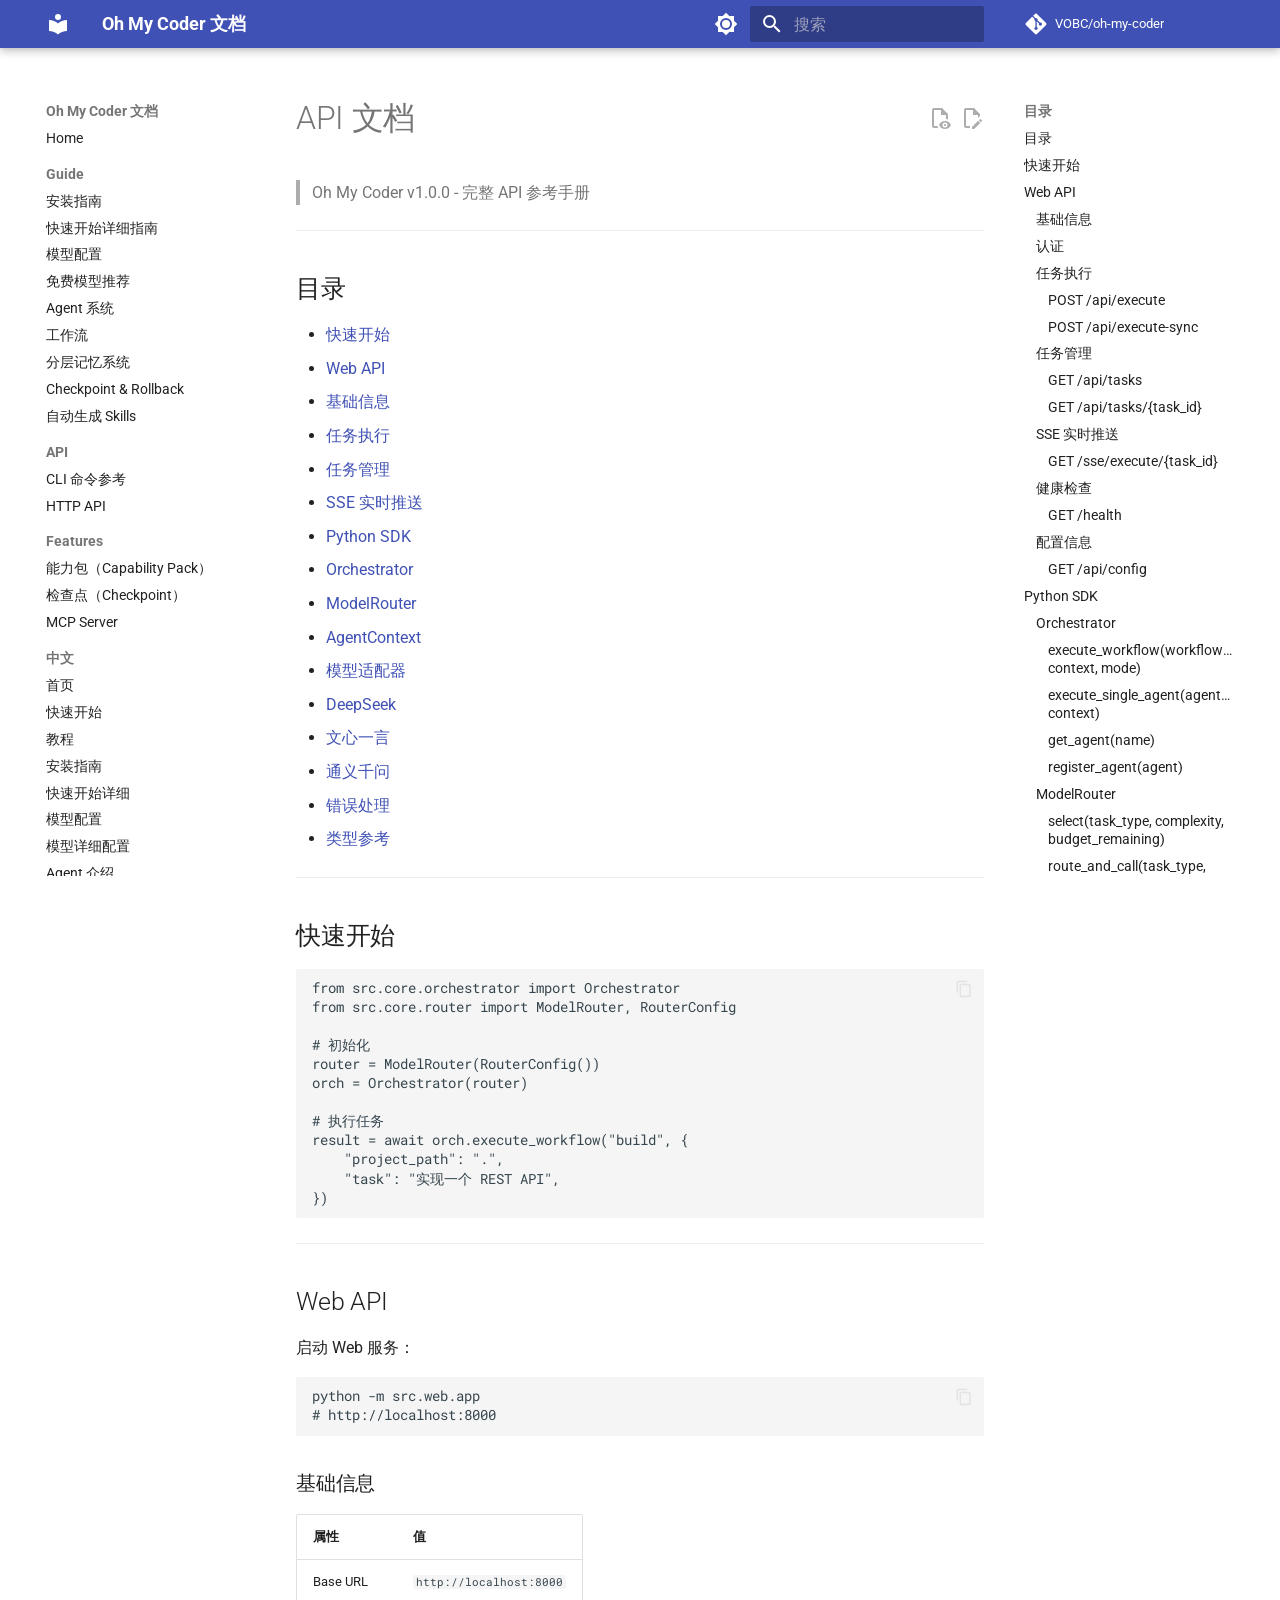
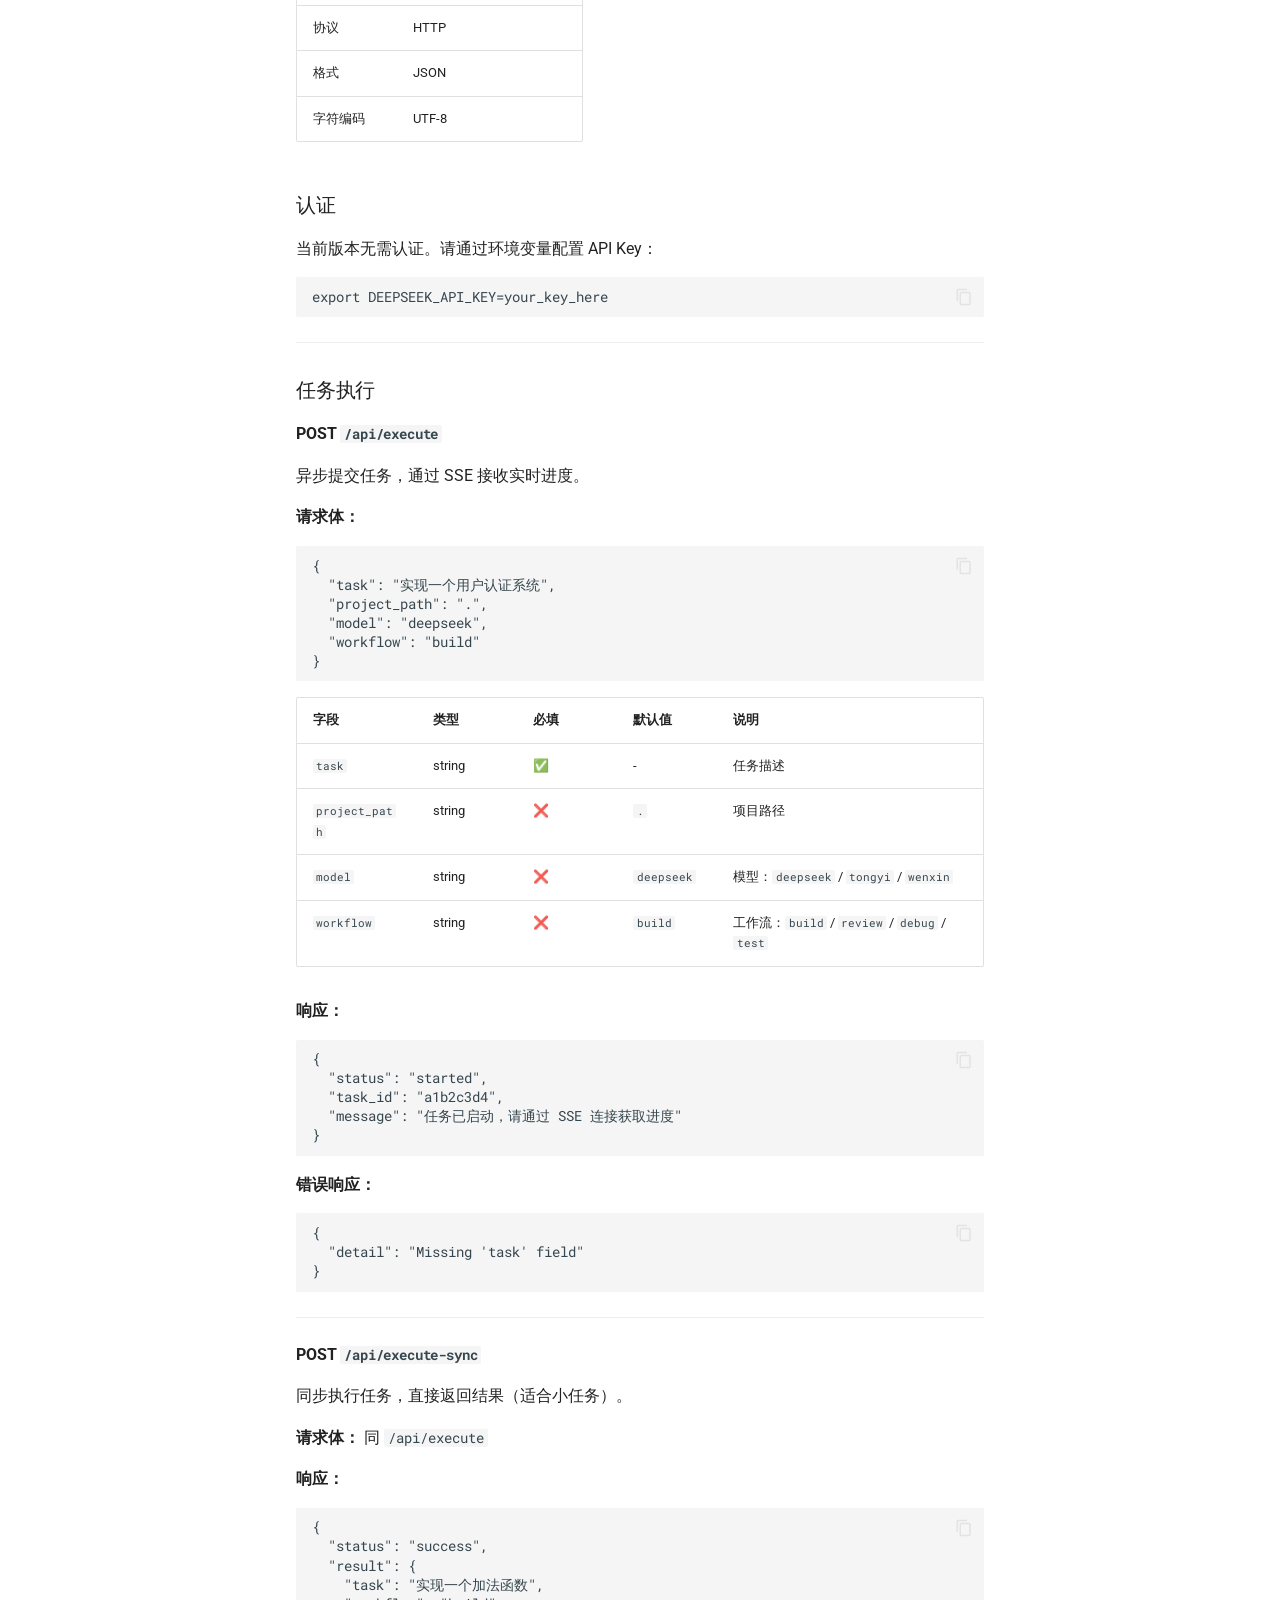
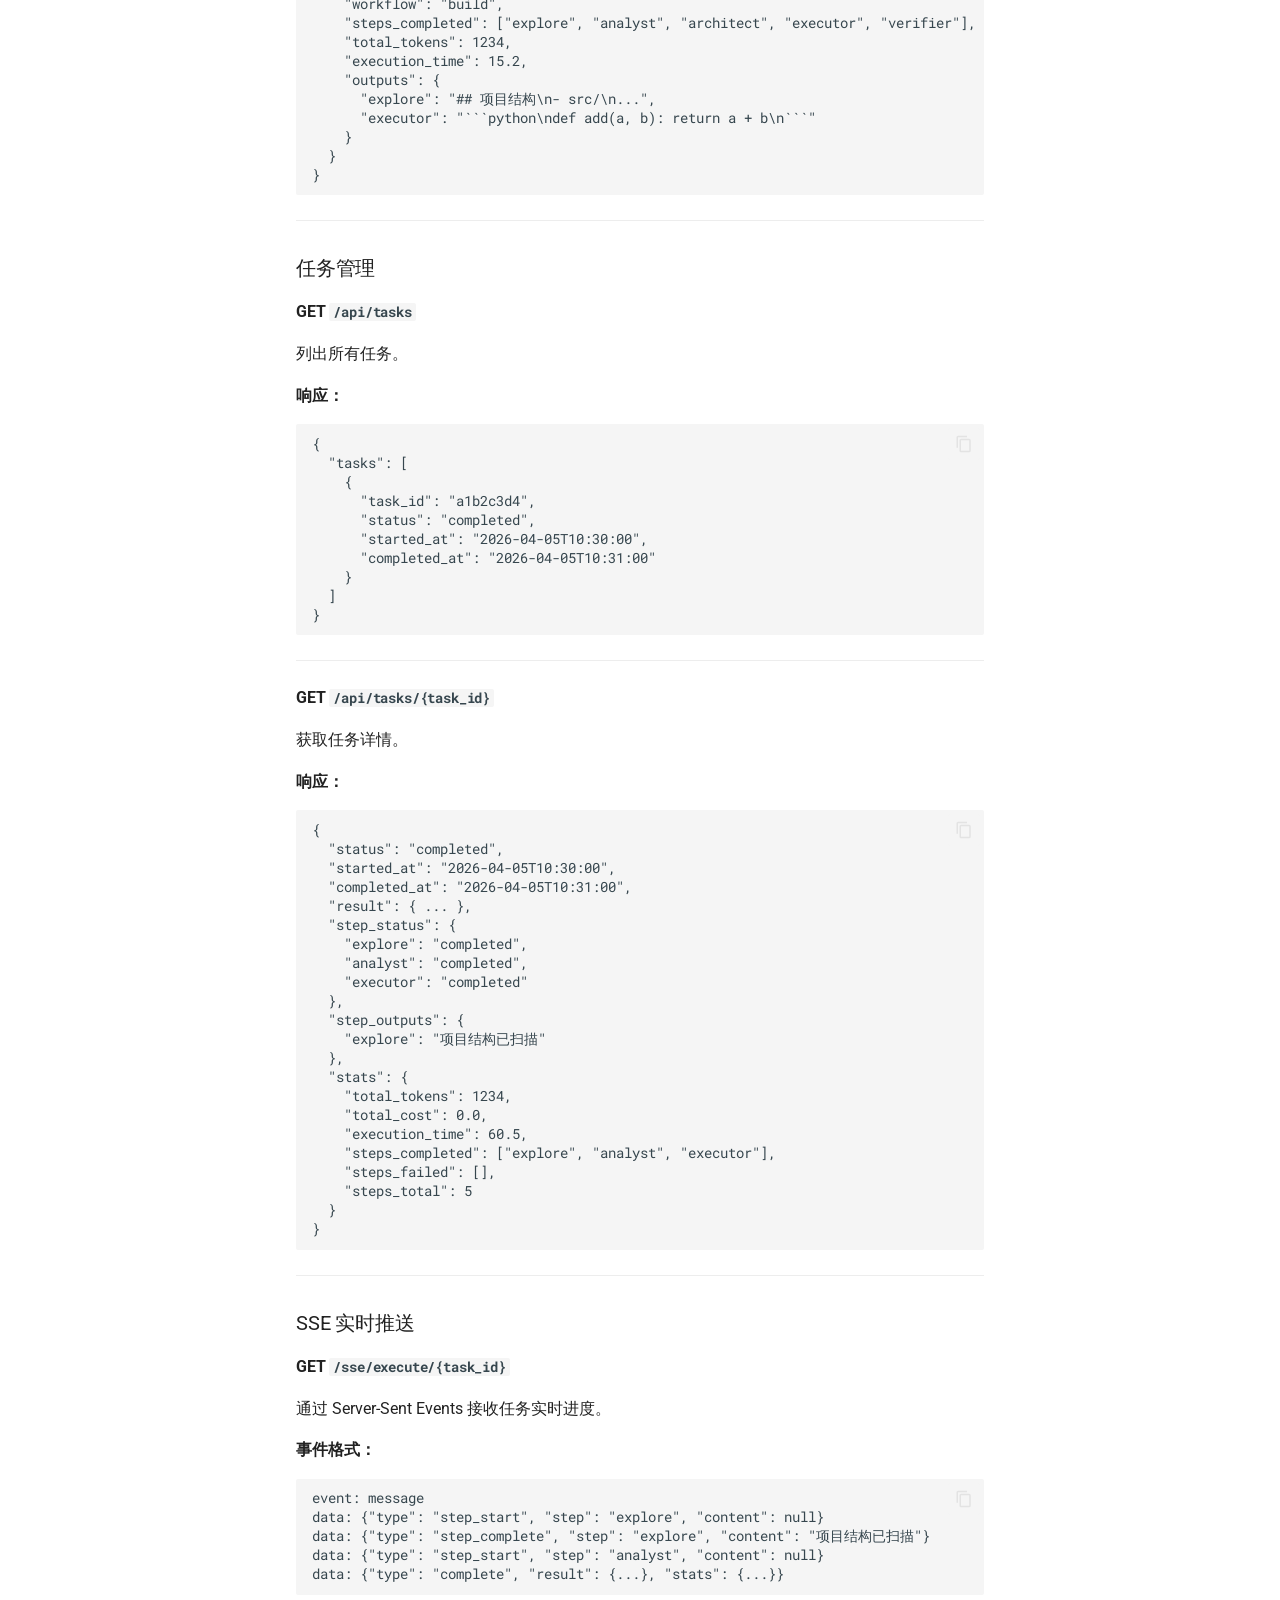
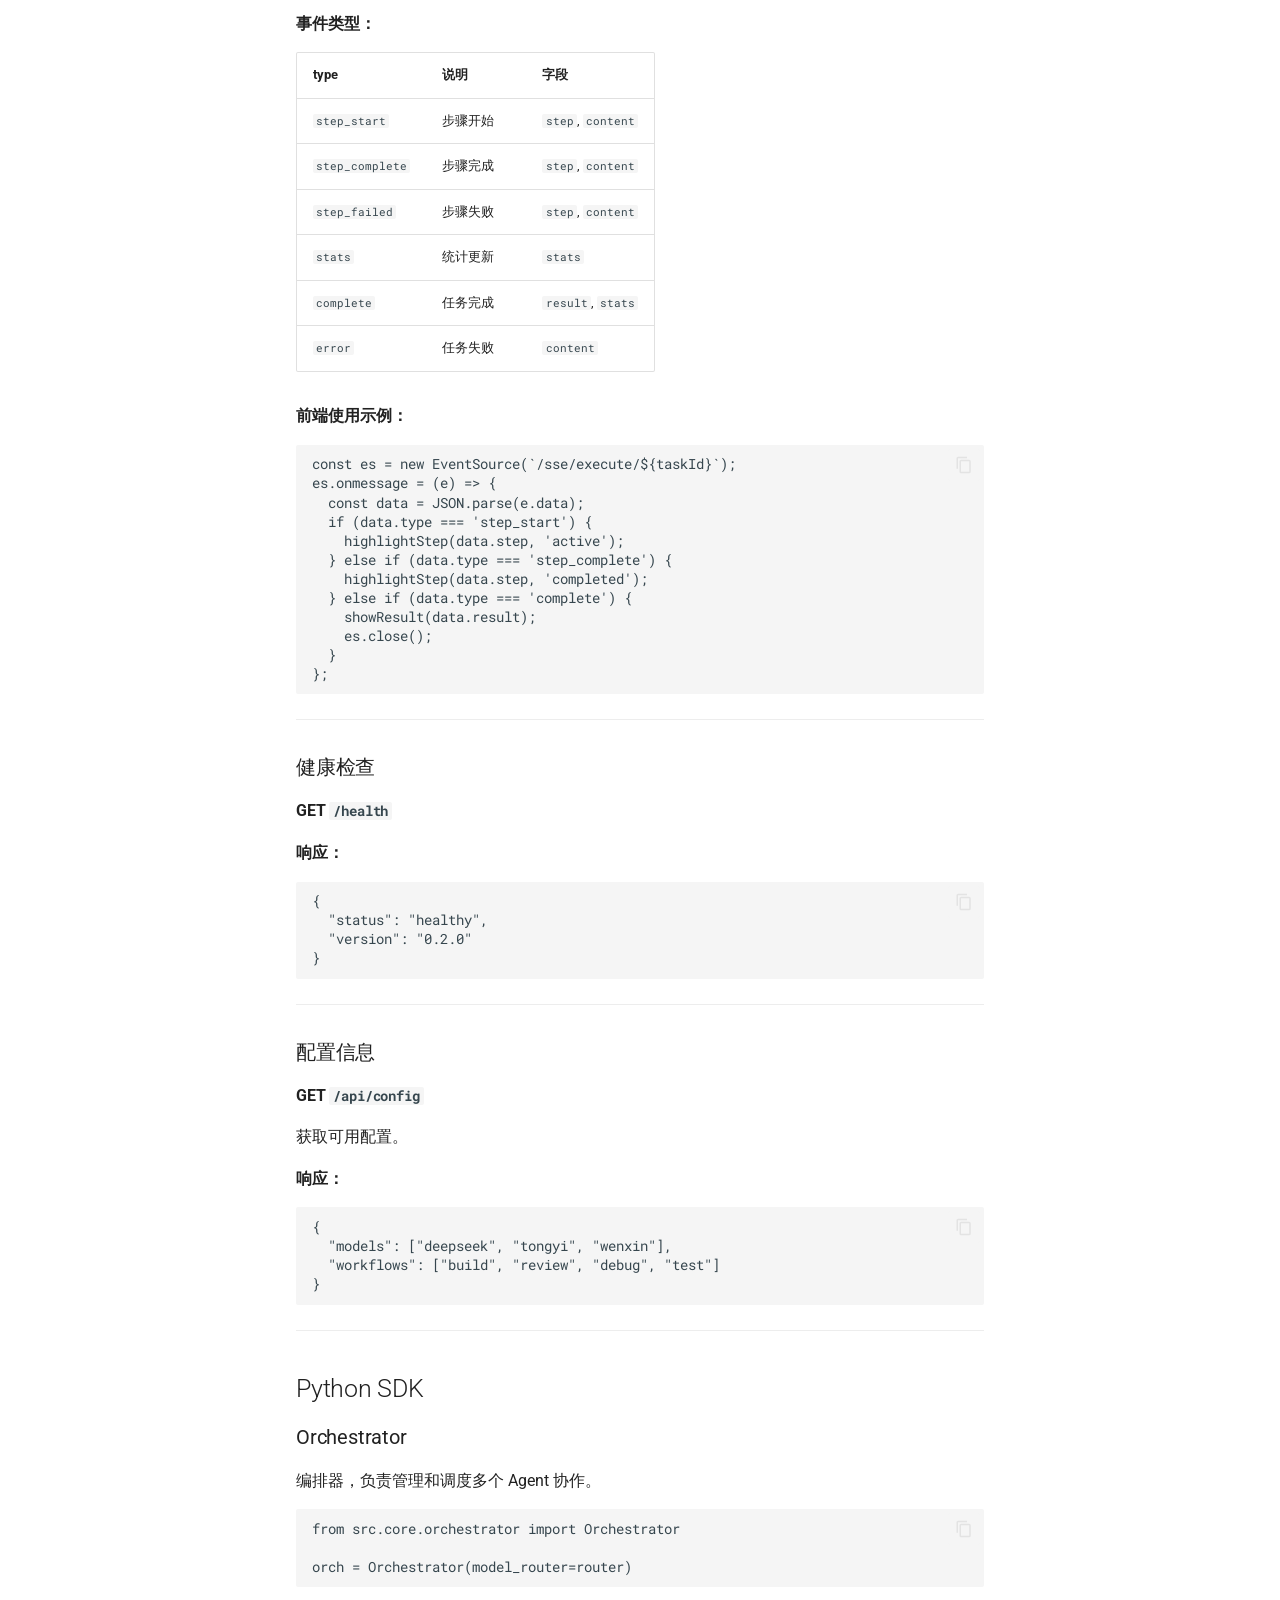
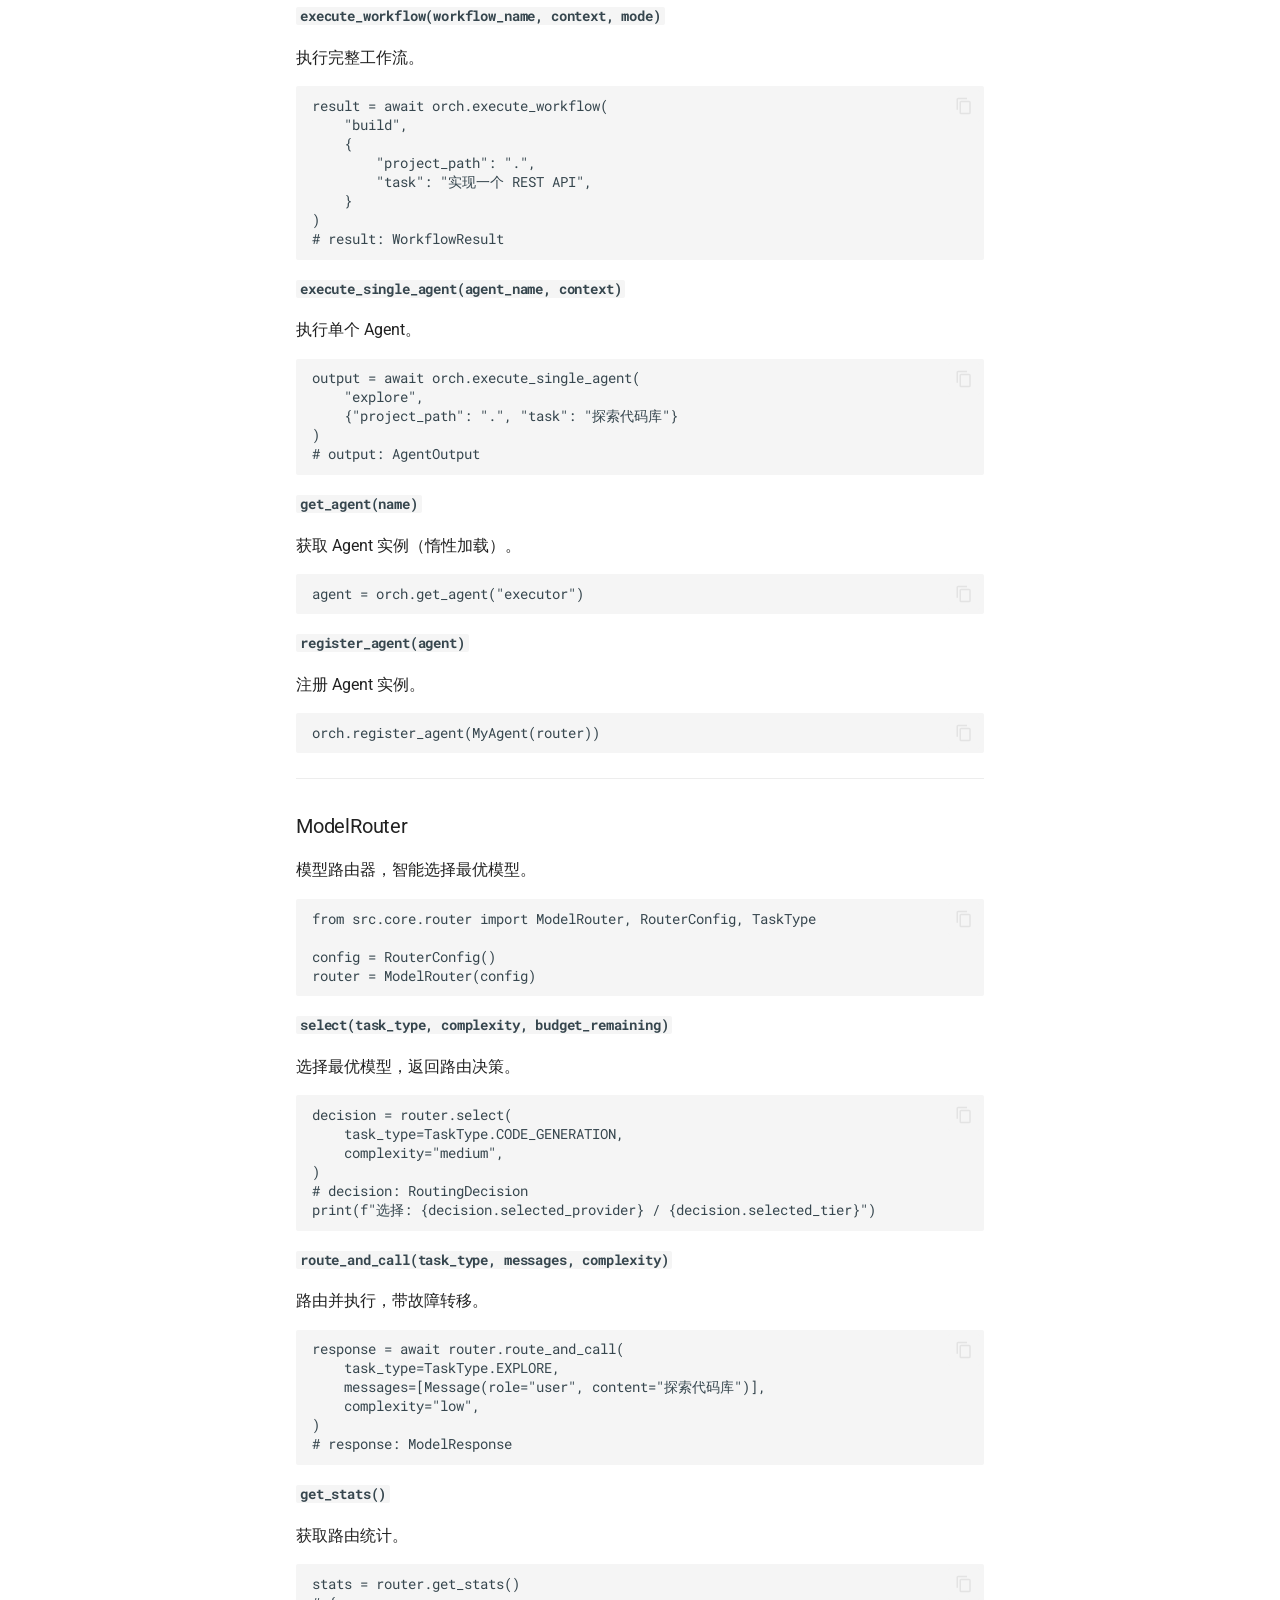
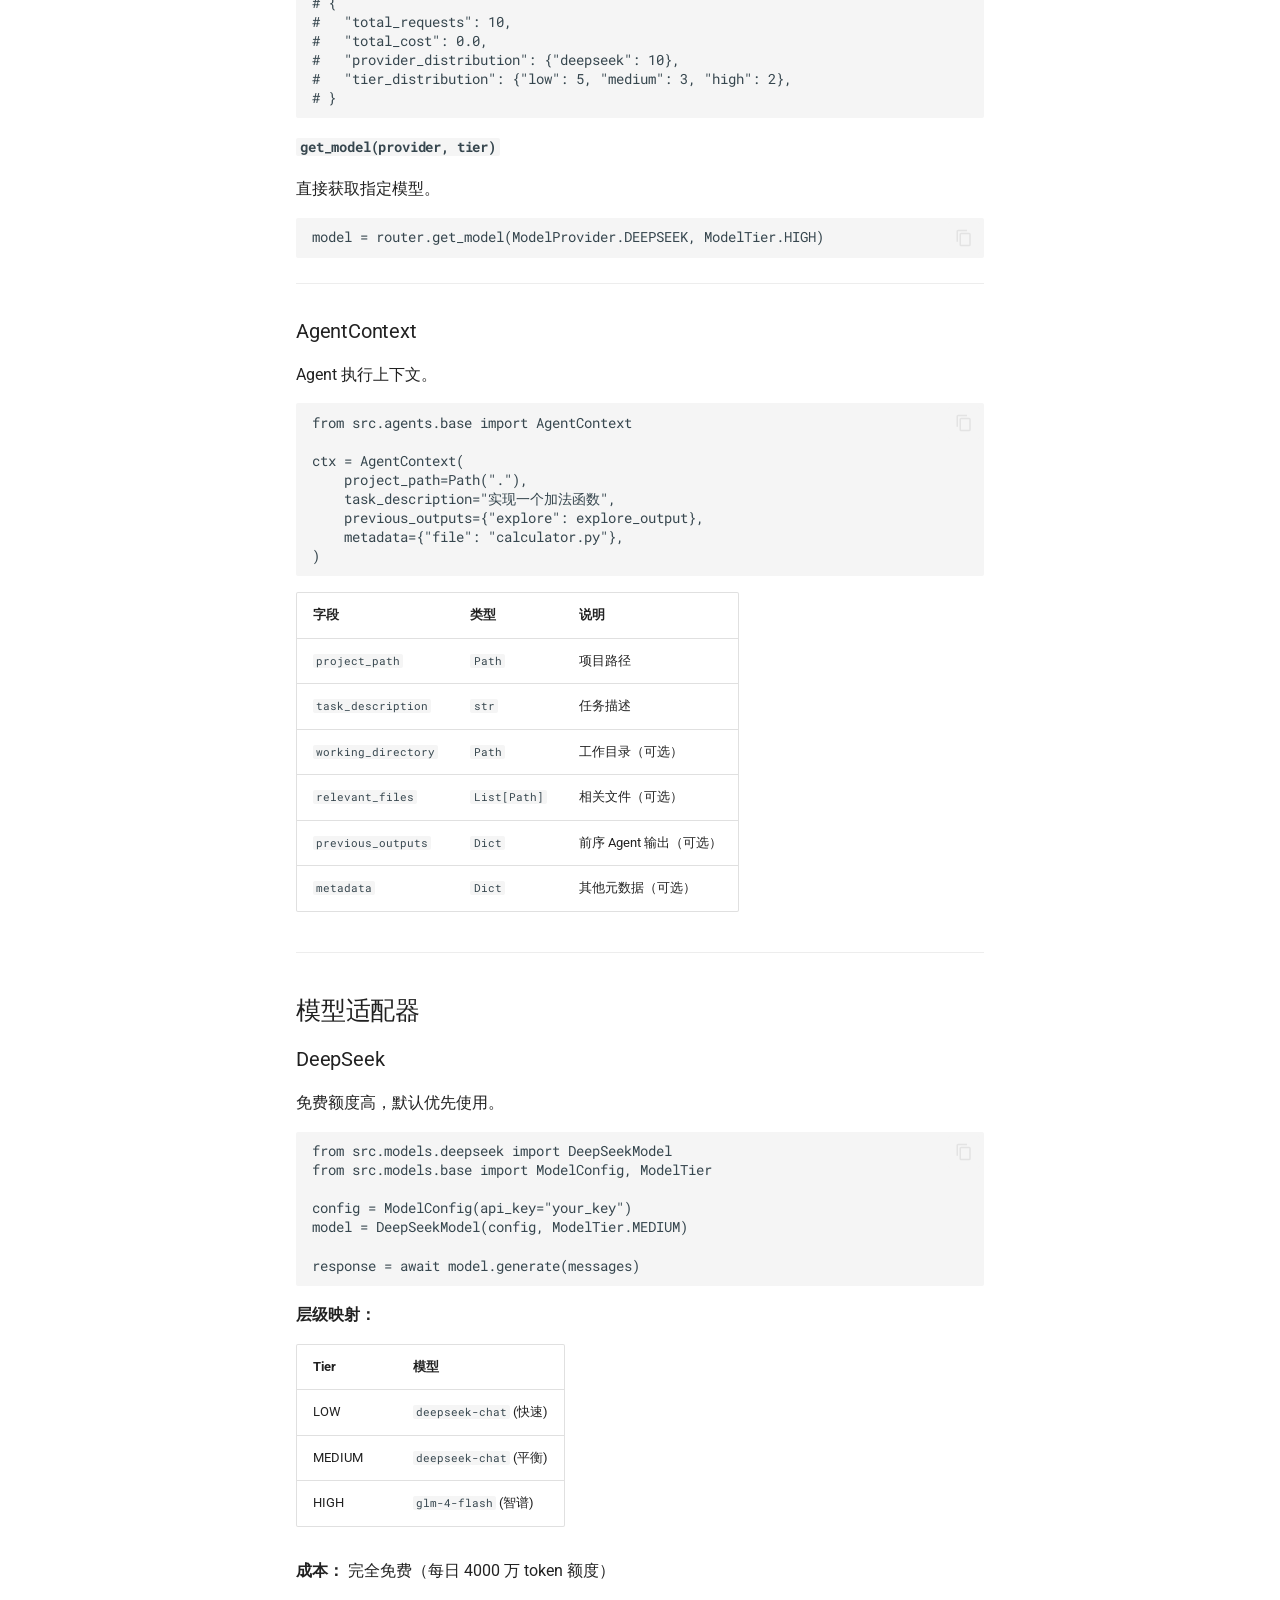
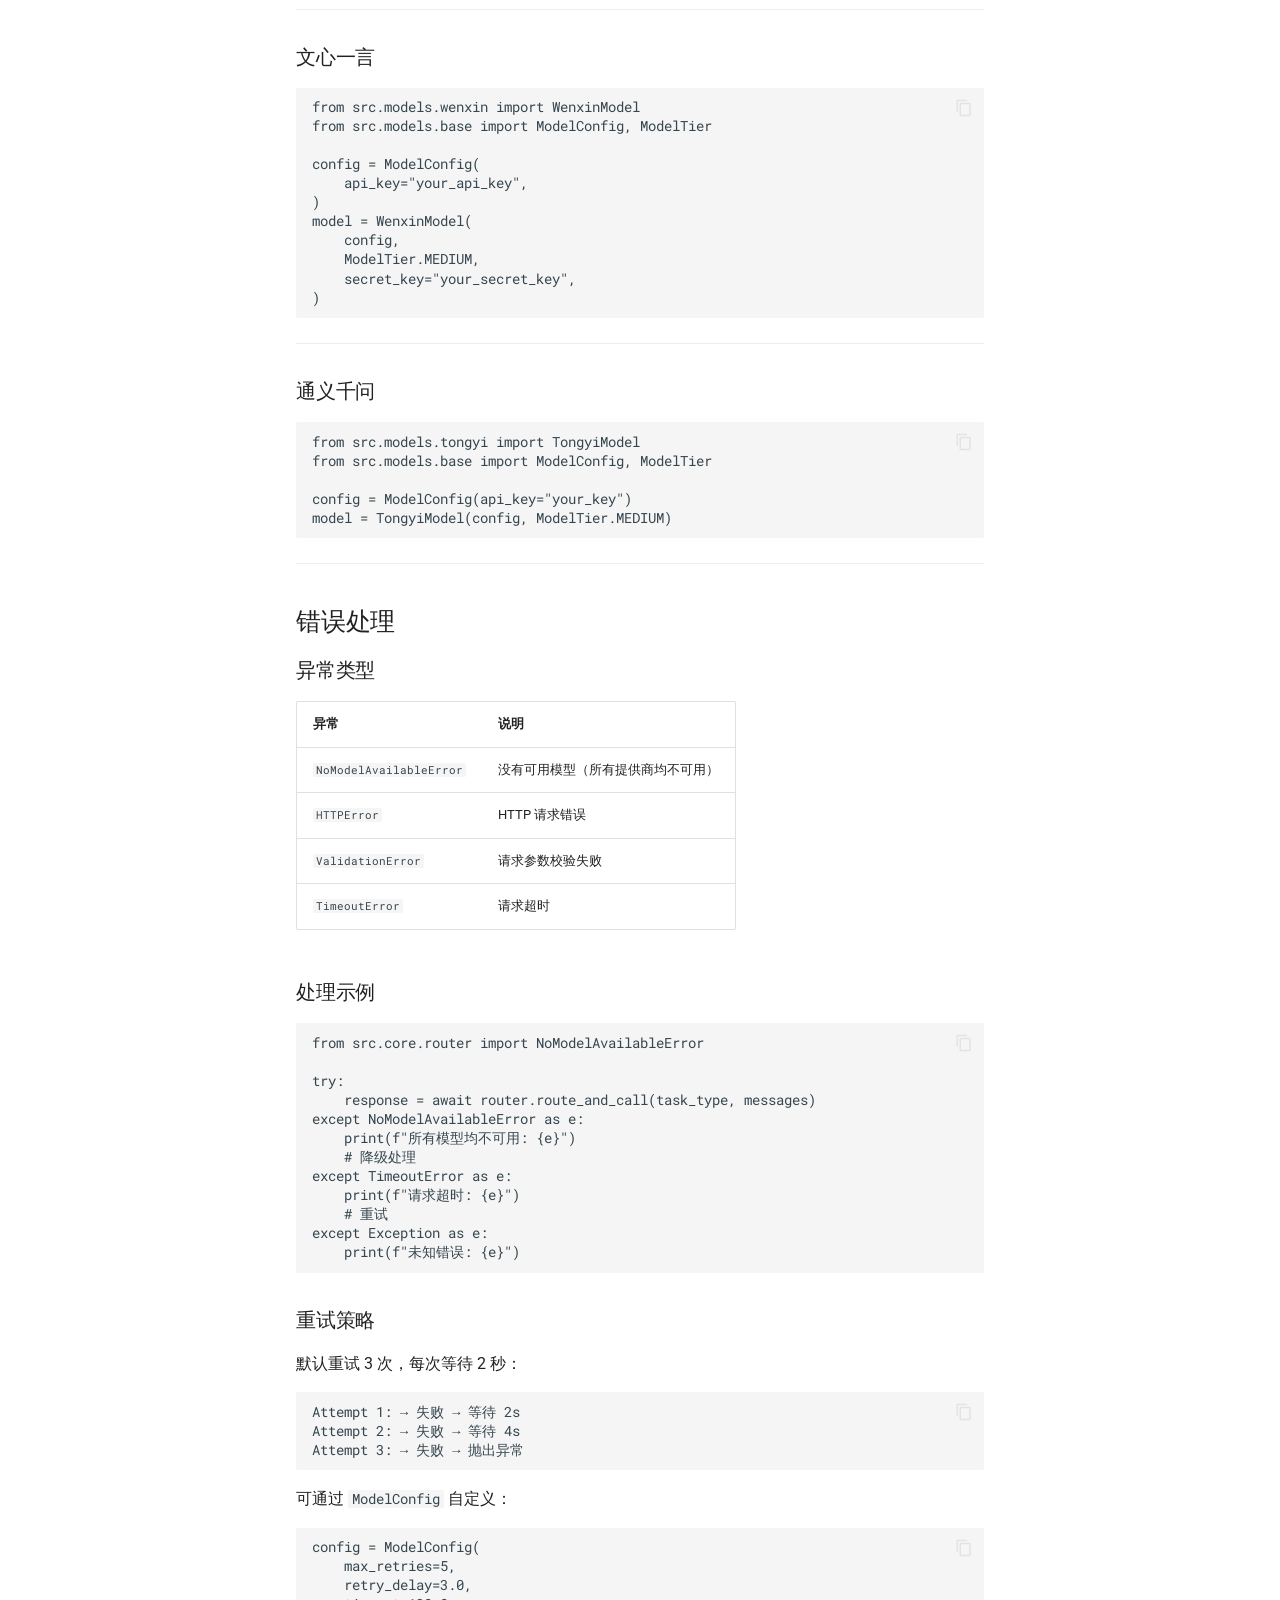
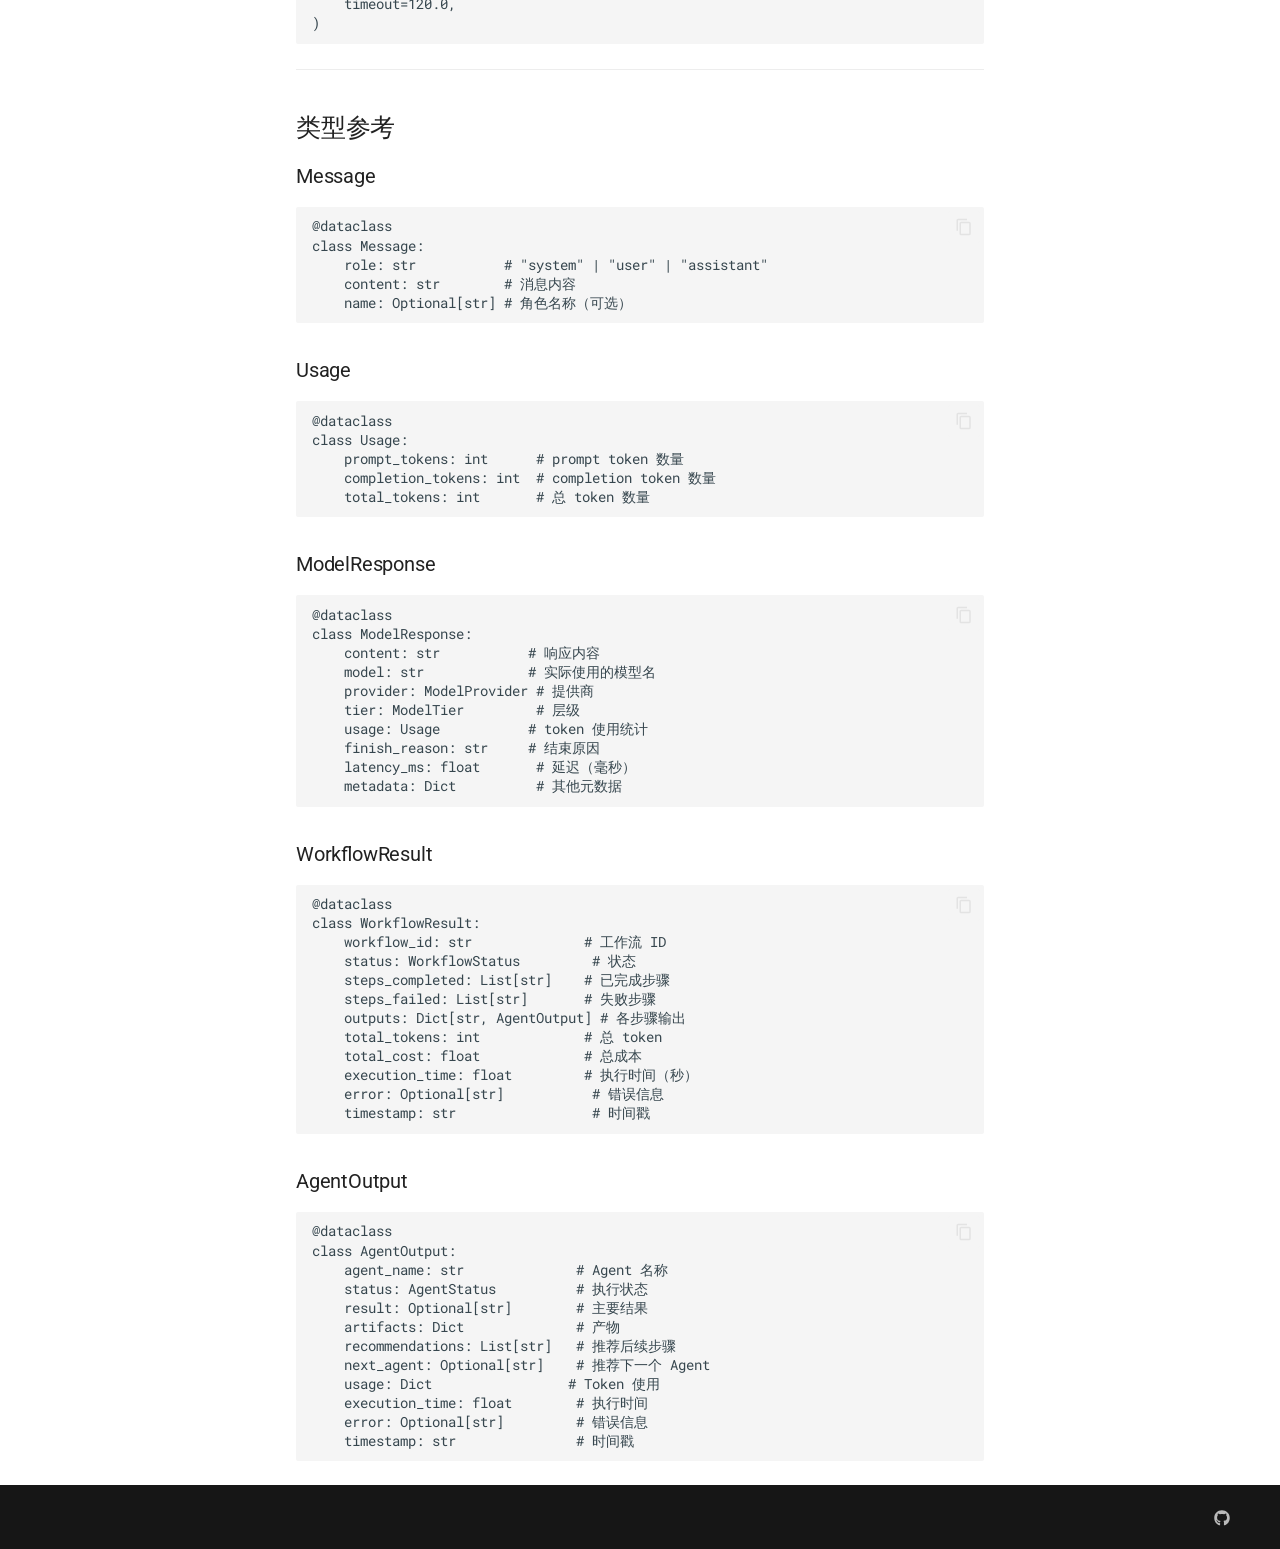
<file: API/index.html>
<!doctype html>
<html lang="zh" class="no-js">
  <head>
    
      <meta charset="utf-8">
      <meta name="viewport" content="width=device-width,initial-scale=1">
      
        <meta name="description" content="🤖 多智能体 AI 编程助手，支持国内大模型，31 个专业 Agent，多 Agent 协作">
      
      
        <meta name="author" content="VOBC">
      
      
        <link rel="canonical" href="https://vobc.github.io/oh-my-coder/API/">
      
      
      
      
        
      
      
      <link rel="icon" href="../assets/images/favicon.png">
      <meta name="generator" content="mkdocs-1.6.1, mkdocs-material-9.7.6">
    
    
      
        <title>API 文档 - Oh My Coder 文档</title>
      
    
    
      <link rel="stylesheet" href="../assets/stylesheets/main.484c7ddc.min.css">
      
        
        <link rel="stylesheet" href="../assets/stylesheets/palette.ab4e12ef.min.css">
      
      


    
    
      
    
    
      
        
        
        <link rel="preconnect" href="https://fonts.gstatic.com" crossorigin>
        <link rel="stylesheet" href="https://fonts.googleapis.com/css?family=Roboto:300,300i,400,400i,700,700i%7CRoboto+Mono:400,400i,700,700i&display=fallback">
        <style>:root{--md-text-font:"Roboto";--md-code-font:"Roboto Mono"}</style>
      
    
    
    <script>__md_scope=new URL("..",location),__md_hash=e=>[...e].reduce(((e,_)=>(e<<5)-e+_.charCodeAt(0)),0),__md_get=(e,_=localStorage,t=__md_scope)=>JSON.parse(_.getItem(t.pathname+"."+e)),__md_set=(e,_,t=localStorage,a=__md_scope)=>{try{t.setItem(a.pathname+"."+e,JSON.stringify(_))}catch(e){}}</script>
    
      
  


  
  

<script id="__analytics">function __md_analytics(){function e(){dataLayer.push(arguments)}window.dataLayer=window.dataLayer||[],e("js",new Date),e("config","G-XXXXXXXXXX"),document.addEventListener("DOMContentLoaded",(function(){document.forms.search&&document.forms.search.query.addEventListener("blur",(function(){this.value&&e("event","search",{search_term:this.value})}));document$.subscribe((function(){var t=document.forms.feedback;if(void 0!==t)for(var a of t.querySelectorAll("[type=submit]"))a.addEventListener("click",(function(a){a.preventDefault();var n=document.location.pathname,d=this.getAttribute("data-md-value");e("event","feedback",{page:n,data:d}),t.firstElementChild.disabled=!0;var r=t.querySelector(".md-feedback__note [data-md-value='"+d+"']");r&&(r.hidden=!1)})),t.hidden=!1})),location$.subscribe((function(t){e("config","G-XXXXXXXXXX",{page_path:t.pathname})}))}));var t=document.createElement("script");t.async=!0,t.src="https://www.googletagmanager.com/gtag/js?id=G-XXXXXXXXXX",document.getElementById("__analytics").insertAdjacentElement("afterEnd",t)}</script>
  
    <script>"undefined"!=typeof __md_analytics&&__md_analytics()</script>
  

    
    
  </head>
  
  
    
    
      
    
    
    
    
    <body dir="ltr" data-md-color-scheme="default" data-md-color-primary="indigo" data-md-color-accent="indigo">
  
    
    <input class="md-toggle" data-md-toggle="drawer" type="checkbox" id="__drawer" autocomplete="off">
    <input class="md-toggle" data-md-toggle="search" type="checkbox" id="__search" autocomplete="off">
    <label class="md-overlay" for="__drawer"></label>
    <div data-md-component="skip">
      
        
        <a href="#api" class="md-skip">
          跳转至
        </a>
      
    </div>
    <div data-md-component="announce">
      
    </div>
    
    
      

  

<header class="md-header md-header--shadow" data-md-component="header">
  <nav class="md-header__inner md-grid" aria-label="页眉">
    <a href=".." title="Oh My Coder 文档" class="md-header__button md-logo" aria-label="Oh My Coder 文档" data-md-component="logo">
      
  
  <svg xmlns="http://www.w3.org/2000/svg" viewBox="0 0 24 24"><path d="M12 8a3 3 0 0 0 3-3 3 3 0 0 0-3-3 3 3 0 0 0-3 3 3 3 0 0 0 3 3m0 3.54C9.64 9.35 6.5 8 3 8v11c3.5 0 6.64 1.35 9 3.54 2.36-2.19 5.5-3.54 9-3.54V8c-3.5 0-6.64 1.35-9 3.54"/></svg>

    </a>
    <label class="md-header__button md-icon" for="__drawer">
      
      <svg xmlns="http://www.w3.org/2000/svg" viewBox="0 0 24 24"><path d="M3 6h18v2H3zm0 5h18v2H3zm0 5h18v2H3z"/></svg>
    </label>
    <div class="md-header__title" data-md-component="header-title">
      <div class="md-header__ellipsis">
        <div class="md-header__topic">
          <span class="md-ellipsis">
            Oh My Coder 文档
          </span>
        </div>
        <div class="md-header__topic" data-md-component="header-topic">
          <span class="md-ellipsis">
            
              API 文档
            
          </span>
        </div>
      </div>
    </div>
    
      
        <form class="md-header__option" data-md-component="palette">
  
    
    
    
    <input class="md-option" data-md-color-media="(prefers-color-scheme: light)" data-md-color-scheme="default" data-md-color-primary="indigo" data-md-color-accent="indigo"  aria-label="切换到深色模式"  type="radio" name="__palette" id="__palette_0">
    
      <label class="md-header__button md-icon" title="切换到深色模式" for="__palette_1" hidden>
        <svg xmlns="http://www.w3.org/2000/svg" viewBox="0 0 24 24"><path d="M12 8a4 4 0 0 0-4 4 4 4 0 0 0 4 4 4 4 0 0 0 4-4 4 4 0 0 0-4-4m0 10a6 6 0 0 1-6-6 6 6 0 0 1 6-6 6 6 0 0 1 6 6 6 6 0 0 1-6 6m8-9.31V4h-4.69L12 .69 8.69 4H4v4.69L.69 12 4 15.31V20h4.69L12 23.31 15.31 20H20v-4.69L23.31 12z"/></svg>
      </label>
    
  
    
    
    
    <input class="md-option" data-md-color-media="(prefers-color-scheme: dark)" data-md-color-scheme="slate" data-md-color-primary="indigo" data-md-color-accent="indigo"  aria-label="切换到浅色模式"  type="radio" name="__palette" id="__palette_1">
    
      <label class="md-header__button md-icon" title="切换到浅色模式" for="__palette_0" hidden>
        <svg xmlns="http://www.w3.org/2000/svg" viewBox="0 0 24 24"><path d="M12 18c-.89 0-1.74-.2-2.5-.55C11.56 16.5 13 14.42 13 12s-1.44-4.5-3.5-5.45C10.26 6.2 11.11 6 12 6a6 6 0 0 1 6 6 6 6 0 0 1-6 6m8-9.31V4h-4.69L12 .69 8.69 4H4v4.69L.69 12 4 15.31V20h4.69L12 23.31 15.31 20H20v-4.69L23.31 12z"/></svg>
      </label>
    
  
</form>
      
    
    
      <script>var palette=__md_get("__palette");if(palette&&palette.color){if("(prefers-color-scheme)"===palette.color.media){var media=matchMedia("(prefers-color-scheme: light)"),input=document.querySelector(media.matches?"[data-md-color-media='(prefers-color-scheme: light)']":"[data-md-color-media='(prefers-color-scheme: dark)']");palette.color.media=input.getAttribute("data-md-color-media"),palette.color.scheme=input.getAttribute("data-md-color-scheme"),palette.color.primary=input.getAttribute("data-md-color-primary"),palette.color.accent=input.getAttribute("data-md-color-accent")}for(var[key,value]of Object.entries(palette.color))document.body.setAttribute("data-md-color-"+key,value)}</script>
    
    
    
      
      
        <label class="md-header__button md-icon" for="__search">
          
          <svg xmlns="http://www.w3.org/2000/svg" viewBox="0 0 24 24"><path d="M9.5 3A6.5 6.5 0 0 1 16 9.5c0 1.61-.59 3.09-1.56 4.23l.27.27h.79l5 5-1.5 1.5-5-5v-.79l-.27-.27A6.52 6.52 0 0 1 9.5 16 6.5 6.5 0 0 1 3 9.5 6.5 6.5 0 0 1 9.5 3m0 2C7 5 5 7 5 9.5S7 14 9.5 14 14 12 14 9.5 12 5 9.5 5"/></svg>
        </label>
        <div class="md-search" data-md-component="search" role="dialog">
  <label class="md-search__overlay" for="__search"></label>
  <div class="md-search__inner" role="search">
    <form class="md-search__form" name="search">
      <input type="text" class="md-search__input" name="query" aria-label="搜索" placeholder="搜索" autocapitalize="off" autocorrect="off" autocomplete="off" spellcheck="false" data-md-component="search-query" required>
      <label class="md-search__icon md-icon" for="__search">
        
        <svg xmlns="http://www.w3.org/2000/svg" viewBox="0 0 24 24"><path d="M9.5 3A6.5 6.5 0 0 1 16 9.5c0 1.61-.59 3.09-1.56 4.23l.27.27h.79l5 5-1.5 1.5-5-5v-.79l-.27-.27A6.52 6.52 0 0 1 9.5 16 6.5 6.5 0 0 1 3 9.5 6.5 6.5 0 0 1 9.5 3m0 2C7 5 5 7 5 9.5S7 14 9.5 14 14 12 14 9.5 12 5 9.5 5"/></svg>
        
        <svg xmlns="http://www.w3.org/2000/svg" viewBox="0 0 24 24"><path d="M20 11v2H8l5.5 5.5-1.42 1.42L4.16 12l7.92-7.92L13.5 5.5 8 11z"/></svg>
      </label>
      <nav class="md-search__options" aria-label="查找">
        
        <button type="reset" class="md-search__icon md-icon" title="清空当前内容" aria-label="清空当前内容" tabindex="-1">
          
          <svg xmlns="http://www.w3.org/2000/svg" viewBox="0 0 24 24"><path d="M19 6.41 17.59 5 12 10.59 6.41 5 5 6.41 10.59 12 5 17.59 6.41 19 12 13.41 17.59 19 19 17.59 13.41 12z"/></svg>
        </button>
      </nav>
      
        <div class="md-search__suggest" data-md-component="search-suggest"></div>
      
    </form>
    <div class="md-search__output">
      <div class="md-search__scrollwrap" tabindex="0" data-md-scrollfix>
        <div class="md-search-result" data-md-component="search-result">
          <div class="md-search-result__meta">
            正在初始化搜索引擎
          </div>
          <ol class="md-search-result__list" role="presentation"></ol>
        </div>
      </div>
    </div>
  </div>
</div>
      
    
    
      <div class="md-header__source">
        <a href="https://github.com/VOBC/oh-my-coder" title="前往仓库" class="md-source" data-md-component="source">
  <div class="md-source__icon md-icon">
    
    <svg xmlns="http://www.w3.org/2000/svg" viewBox="0 0 448 512"><!--! Font Awesome Free 7.1.0 by @fontawesome - https://fontawesome.com License - https://fontawesome.com/license/free (Icons: CC BY 4.0, Fonts: SIL OFL 1.1, Code: MIT License) Copyright 2025 Fonticons, Inc.--><path d="M439.6 236.1 244 40.5c-5.4-5.5-12.8-8.5-20.4-8.5s-15 3-20.4 8.4L162.5 81l51.5 51.5c27.1-9.1 52.7 16.8 43.4 43.7l49.7 49.7c34.2-11.8 61.2 31 35.5 56.7-26.5 26.5-70.2-2.9-56-37.3L240.3 199v121.9c25.3 12.5 22.3 41.8 9.1 55-6.4 6.4-15.2 10.1-24.3 10.1s-17.8-3.6-24.3-10.1c-17.6-17.6-11.1-46.9 11.2-56v-123c-20.8-8.5-24.6-30.7-18.6-45L142.6 101 8.5 235.1C3 240.6 0 247.9 0 255.5s3 15 8.5 20.4l195.6 195.7c5.4 5.4 12.7 8.4 20.4 8.4s15-3 20.4-8.4l194.7-194.7c5.4-5.4 8.4-12.8 8.4-20.4s-3-15-8.4-20.4"/></svg>
  </div>
  <div class="md-source__repository">
    VOBC/oh-my-coder
  </div>
</a>
      </div>
    
  </nav>
  
</header>
    
    <div class="md-container" data-md-component="container">
      
      
        
          
        
      
      <main class="md-main" data-md-component="main">
        <div class="md-main__inner md-grid">
          
            
              
              <div class="md-sidebar md-sidebar--primary" data-md-component="sidebar" data-md-type="navigation" >
                <div class="md-sidebar__scrollwrap">
                  <div class="md-sidebar__inner">
                    



<nav class="md-nav md-nav--primary" aria-label="导航栏" data-md-level="0">
  <label class="md-nav__title" for="__drawer">
    <a href=".." title="Oh My Coder 文档" class="md-nav__button md-logo" aria-label="Oh My Coder 文档" data-md-component="logo">
      
  
  <svg xmlns="http://www.w3.org/2000/svg" viewBox="0 0 24 24"><path d="M12 8a3 3 0 0 0 3-3 3 3 0 0 0-3-3 3 3 0 0 0-3 3 3 3 0 0 0 3 3m0 3.54C9.64 9.35 6.5 8 3 8v11c3.5 0 6.64 1.35 9 3.54 2.36-2.19 5.5-3.54 9-3.54V8c-3.5 0-6.64 1.35-9 3.54"/></svg>

    </a>
    Oh My Coder 文档
  </label>
  
    <div class="md-nav__source">
      <a href="https://github.com/VOBC/oh-my-coder" title="前往仓库" class="md-source" data-md-component="source">
  <div class="md-source__icon md-icon">
    
    <svg xmlns="http://www.w3.org/2000/svg" viewBox="0 0 448 512"><!--! Font Awesome Free 7.1.0 by @fontawesome - https://fontawesome.com License - https://fontawesome.com/license/free (Icons: CC BY 4.0, Fonts: SIL OFL 1.1, Code: MIT License) Copyright 2025 Fonticons, Inc.--><path d="M439.6 236.1 244 40.5c-5.4-5.5-12.8-8.5-20.4-8.5s-15 3-20.4 8.4L162.5 81l51.5 51.5c27.1-9.1 52.7 16.8 43.4 43.7l49.7 49.7c34.2-11.8 61.2 31 35.5 56.7-26.5 26.5-70.2-2.9-56-37.3L240.3 199v121.9c25.3 12.5 22.3 41.8 9.1 55-6.4 6.4-15.2 10.1-24.3 10.1s-17.8-3.6-24.3-10.1c-17.6-17.6-11.1-46.9 11.2-56v-123c-20.8-8.5-24.6-30.7-18.6-45L142.6 101 8.5 235.1C3 240.6 0 247.9 0 255.5s3 15 8.5 20.4l195.6 195.7c5.4 5.4 12.7 8.4 20.4 8.4s15-3 20.4-8.4l194.7-194.7c5.4-5.4 8.4-12.8 8.4-20.4s-3-15-8.4-20.4"/></svg>
  </div>
  <div class="md-source__repository">
    VOBC/oh-my-coder
  </div>
</a>
    </div>
  
  <ul class="md-nav__list" data-md-scrollfix>
    
      
      
  
  
  
  
    <li class="md-nav__item">
      <a href=".." class="md-nav__link">
        
  
  
  <span class="md-ellipsis">
    
  
    Home
  

    
  </span>
  
  

      </a>
    </li>
  

    
      
      
  
  
  
  
    
    
    
    
      
        
        
      
    
    
    <li class="md-nav__item md-nav__item--section md-nav__item--nested">
      
        
        
          
        
        <input class="md-nav__toggle md-toggle md-toggle--indeterminate" type="checkbox" id="__nav_2" >
        
          
          <label class="md-nav__link" for="__nav_2" id="__nav_2_label" tabindex="">
            
  
  
  <span class="md-ellipsis">
    
  
    Guide
  

    
  </span>
  
  

            <span class="md-nav__icon md-icon"></span>
          </label>
        
        <nav class="md-nav" data-md-level="1" aria-labelledby="__nav_2_label" aria-expanded="false">
          <label class="md-nav__title" for="__nav_2">
            <span class="md-nav__icon md-icon"></span>
            
  
    Guide
  

          </label>
          <ul class="md-nav__list" data-md-scrollfix>
            
              
                
  
  
  
  
    <li class="md-nav__item">
      <a href="../guide/install/" class="md-nav__link">
        
  
  
  <span class="md-ellipsis">
    
  
    安装指南
  

    
  </span>
  
  

      </a>
    </li>
  

              
            
              
                
  
  
  
  
    <li class="md-nav__item">
      <a href="../guide/quick-start/" class="md-nav__link">
        
  
  
  <span class="md-ellipsis">
    
  
    快速开始详细指南
  

    
  </span>
  
  

      </a>
    </li>
  

              
            
              
                
  
  
  
  
    <li class="md-nav__item">
      <a href="../guide/models/" class="md-nav__link">
        
  
  
  <span class="md-ellipsis">
    
  
    模型配置
  

    
  </span>
  
  

      </a>
    </li>
  

              
            
              
                
  
  
  
  
    <li class="md-nav__item">
      <a href="../guide/free-models/" class="md-nav__link">
        
  
  
  <span class="md-ellipsis">
    
  
    免费模型推荐
  

    
  </span>
  
  

      </a>
    </li>
  

              
            
              
                
  
  
  
  
    <li class="md-nav__item">
      <a href="../guide/agents/" class="md-nav__link">
        
  
  
  <span class="md-ellipsis">
    
  
    Agent 系统
  

    
  </span>
  
  

      </a>
    </li>
  

              
            
              
                
  
  
  
  
    <li class="md-nav__item">
      <a href="../guide/workflows/" class="md-nav__link">
        
  
  
  <span class="md-ellipsis">
    
  
    工作流
  

    
  </span>
  
  

      </a>
    </li>
  

              
            
              
                
  
  
  
  
    <li class="md-nav__item">
      <a href="../guide/memory-system/" class="md-nav__link">
        
  
  
  <span class="md-ellipsis">
    
  
    分层记忆系统
  

    
  </span>
  
  

      </a>
    </li>
  

              
            
              
                
  
  
  
  
    <li class="md-nav__item">
      <a href="../guide/checkpoint/" class="md-nav__link">
        
  
  
  <span class="md-ellipsis">
    
  
    Checkpoint &amp; Rollback
  

    
  </span>
  
  

      </a>
    </li>
  

              
            
              
                
  
  
  
  
    <li class="md-nav__item">
      <a href="../guide/auto-skill/" class="md-nav__link">
        
  
  
  <span class="md-ellipsis">
    
  
    自动生成 Skills
  

    
  </span>
  
  

      </a>
    </li>
  

              
            
          </ul>
        </nav>
      
    </li>
  

    
      
      
  
  
  
  
    
    
    
    
      
        
        
      
    
    
    <li class="md-nav__item md-nav__item--section md-nav__item--nested">
      
        
        
          
        
        <input class="md-nav__toggle md-toggle md-toggle--indeterminate" type="checkbox" id="__nav_3" >
        
          
          <label class="md-nav__link" for="__nav_3" id="__nav_3_label" tabindex="">
            
  
  
  <span class="md-ellipsis">
    
  
    API
  

    
  </span>
  
  

            <span class="md-nav__icon md-icon"></span>
          </label>
        
        <nav class="md-nav" data-md-level="1" aria-labelledby="__nav_3_label" aria-expanded="false">
          <label class="md-nav__title" for="__nav_3">
            <span class="md-nav__icon md-icon"></span>
            
  
    API
  

          </label>
          <ul class="md-nav__list" data-md-scrollfix>
            
              
                
  
  
  
  
    <li class="md-nav__item">
      <a href="../api/cli/" class="md-nav__link">
        
  
  
  <span class="md-ellipsis">
    
  
    CLI 命令参考
  

    
  </span>
  
  

      </a>
    </li>
  

              
            
              
                
  
  
  
  
    <li class="md-nav__item">
      <a href="../api/http-api/" class="md-nav__link">
        
  
  
  <span class="md-ellipsis">
    
  
    HTTP API
  

    
  </span>
  
  

      </a>
    </li>
  

              
            
          </ul>
        </nav>
      
    </li>
  

    
      
      
  
  
  
  
    
    
    
    
      
        
        
      
    
    
    <li class="md-nav__item md-nav__item--section md-nav__item--nested">
      
        
        
          
        
        <input class="md-nav__toggle md-toggle md-toggle--indeterminate" type="checkbox" id="__nav_4" >
        
          
          <label class="md-nav__link" for="__nav_4" id="__nav_4_label" tabindex="">
            
  
  
  <span class="md-ellipsis">
    
  
    Features
  

    
  </span>
  
  

            <span class="md-nav__icon md-icon"></span>
          </label>
        
        <nav class="md-nav" data-md-level="1" aria-labelledby="__nav_4_label" aria-expanded="false">
          <label class="md-nav__title" for="__nav_4">
            <span class="md-nav__icon md-icon"></span>
            
  
    Features
  

          </label>
          <ul class="md-nav__list" data-md-scrollfix>
            
              
                
  
  
  
  
    <li class="md-nav__item">
      <a href="../features/capability-pack/" class="md-nav__link">
        
  
  
  <span class="md-ellipsis">
    
  
    能力包（Capability Pack）
  

    
  </span>
  
  

      </a>
    </li>
  

              
            
              
                
  
  
  
  
    <li class="md-nav__item">
      <a href="../features/checkpoint/" class="md-nav__link">
        
  
  
  <span class="md-ellipsis">
    
  
    检查点（Checkpoint）
  

    
  </span>
  
  

      </a>
    </li>
  

              
            
              
                
  
  
  
  
    <li class="md-nav__item">
      <a href="../features/mcp-server/" class="md-nav__link">
        
  
  
  <span class="md-ellipsis">
    
  
    MCP Server
  

    
  </span>
  
  

      </a>
    </li>
  

              
            
          </ul>
        </nav>
      
    </li>
  

    
      
      
  
  
  
  
    
    
    
    
      
        
        
      
    
    
    <li class="md-nav__item md-nav__item--section md-nav__item--nested">
      
        
        
          
        
        <input class="md-nav__toggle md-toggle md-toggle--indeterminate" type="checkbox" id="__nav_5" >
        
          
          <label class="md-nav__link" for="__nav_5" id="__nav_5_label" tabindex="">
            
  
  
  <span class="md-ellipsis">
    
  
    中文
  

    
  </span>
  
  

            <span class="md-nav__icon md-icon"></span>
          </label>
        
        <nav class="md-nav" data-md-level="1" aria-labelledby="__nav_5_label" aria-expanded="false">
          <label class="md-nav__title" for="__nav_5">
            <span class="md-nav__icon md-icon"></span>
            
  
    中文
  

          </label>
          <ul class="md-nav__list" data-md-scrollfix>
            
              
                
  
  
  
  
    <li class="md-nav__item">
      <a href="../zh/" class="md-nav__link">
        
  
  
  <span class="md-ellipsis">
    
  
    首页
  

    
  </span>
  
  

      </a>
    </li>
  

              
            
              
                
  
  
  
  
    <li class="md-nav__item">
      <a href="../zh/getting-started/" class="md-nav__link">
        
  
  
  <span class="md-ellipsis">
    
  
    快速开始
  

    
  </span>
  
  

      </a>
    </li>
  

              
            
              
                
  
  
  
  
    <li class="md-nav__item">
      <a href="../zh/tutorials/" class="md-nav__link">
        
  
  
  <span class="md-ellipsis">
    
  
    教程
  

    
  </span>
  
  

      </a>
    </li>
  

              
            
              
                
  
  
  
  
    <li class="md-nav__item">
      <a href="../zh/guide/install/" class="md-nav__link">
        
  
  
  <span class="md-ellipsis">
    
  
    安装指南
  

    
  </span>
  
  

      </a>
    </li>
  

              
            
              
                
  
  
  
  
    <li class="md-nav__item">
      <a href="../zh/guide/quick-start/" class="md-nav__link">
        
  
  
  <span class="md-ellipsis">
    
  
    快速开始详细
  

    
  </span>
  
  

      </a>
    </li>
  

              
            
              
                
  
  
  
  
    <li class="md-nav__item">
      <a href="../zh/guide/models/" class="md-nav__link">
        
  
  
  <span class="md-ellipsis">
    
  
    模型配置
  

    
  </span>
  
  

      </a>
    </li>
  

              
            
              
                
  
  
  
  
    <li class="md-nav__item">
      <a href="../zh/guide/model-config/" class="md-nav__link">
        
  
  
  <span class="md-ellipsis">
    
  
    模型详细配置
  

    
  </span>
  
  

      </a>
    </li>
  

              
            
              
                
  
  
  
  
    <li class="md-nav__item">
      <a href="../zh/guide/agents/" class="md-nav__link">
        
  
  
  <span class="md-ellipsis">
    
  
    Agent 介绍
  

    
  </span>
  
  

      </a>
    </li>
  

              
            
              
                
  
  
  
  
    <li class="md-nav__item">
      <a href="../zh/guide/workflows/" class="md-nav__link">
        
  
  
  <span class="md-ellipsis">
    
  
    工作流说明
  

    
  </span>
  
  

      </a>
    </li>
  

              
            
              
                
  
  
  
  
    <li class="md-nav__item">
      <a href="../zh/guide/deployment/" class="md-nav__link">
        
  
  
  <span class="md-ellipsis">
    
  
    部署说明
  

    
  </span>
  
  

      </a>
    </li>
  

              
            
              
                
  
  
  
  
    <li class="md-nav__item">
      <a href="../zh/guide/comparison/" class="md-nav__link">
        
  
  
  <span class="md-ellipsis">
    
  
    竞品对比
  

    
  </span>
  
  

      </a>
    </li>
  

              
            
              
                
  
  
  
  
    <li class="md-nav__item">
      <a href="../zh/FAQ/" class="md-nav__link">
        
  
  
  <span class="md-ellipsis">
    
  
    常见问题
  

    
  </span>
  
  

      </a>
    </li>
  

              
            
              
                
  
  
  
  
    
    
    
    
      
    
    
    <li class="md-nav__item md-nav__item--nested">
      
        
        
          
        
        <input class="md-nav__toggle md-toggle md-toggle--indeterminate" type="checkbox" id="__nav_5_13" >
        
          
          <label class="md-nav__link" for="__nav_5_13" id="__nav_5_13_label" tabindex="0">
            
  
  
  <span class="md-ellipsis">
    
  
    功能特性
  

    
  </span>
  
  

            <span class="md-nav__icon md-icon"></span>
          </label>
        
        <nav class="md-nav" data-md-level="2" aria-labelledby="__nav_5_13_label" aria-expanded="false">
          <label class="md-nav__title" for="__nav_5_13">
            <span class="md-nav__icon md-icon"></span>
            
  
    功能特性
  

          </label>
          <ul class="md-nav__list" data-md-scrollfix>
            
              
                
  
  
  
  
    <li class="md-nav__item">
      <a href="../zh/features/active-learning/" class="md-nav__link">
        
  
  
  <span class="md-ellipsis">
    
  
    🧠 主动学习模块
  

    
  </span>
  
  

      </a>
    </li>
  

              
            
              
                
  
  
  
  
    <li class="md-nav__item">
      <a href="../zh/features/capability-pack/" class="md-nav__link">
        
  
  
  <span class="md-ellipsis">
    
  
    能力包（Capability Pack）
  

    
  </span>
  
  

      </a>
    </li>
  

              
            
              
                
  
  
  
  
    <li class="md-nav__item">
      <a href="../zh/features/checkpoint/" class="md-nav__link">
        
  
  
  <span class="md-ellipsis">
    
  
    检查点（Checkpoint）
  

    
  </span>
  
  

      </a>
    </li>
  

              
            
              
                
  
  
  
  
    <li class="md-nav__item">
      <a href="../zh/features/gep-protocol/" class="md-nav__link">
        
  
  
  <span class="md-ellipsis">
    
  
    🧬 GEP 协议支持 (WIP)
  

    
  </span>
  
  

      </a>
    </li>
  

              
            
              
                
  
  
  
  
    <li class="md-nav__item">
      <a href="../zh/features/mcp-server/" class="md-nav__link">
        
  
  
  <span class="md-ellipsis">
    
  
    MCP Server
  

    
  </span>
  
  

      </a>
    </li>
  

              
            
              
                
  
  
  
  
    <li class="md-nav__item">
      <a href="../zh/features/quest-mode/" class="md-nav__link">
        
  
  
  <span class="md-ellipsis">
    
  
    🧙 Quest Mode（异步自主编程）
  

    
  </span>
  
  

      </a>
    </li>
  

              
            
          </ul>
        </nav>
      
    </li>
  

              
            
              
                
  
  
  
  
    
    
    
    
      
    
    
    <li class="md-nav__item md-nav__item--nested">
      
        
        
          
        
        <input class="md-nav__toggle md-toggle md-toggle--indeterminate" type="checkbox" id="__nav_5_14" >
        
          
          <label class="md-nav__link" for="__nav_5_14" id="__nav_5_14_label" tabindex="0">
            
  
  
  <span class="md-ellipsis">
    
  
    开发文档
  

    
  </span>
  
  

            <span class="md-nav__icon md-icon"></span>
          </label>
        
        <nav class="md-nav" data-md-level="2" aria-labelledby="__nav_5_14_label" aria-expanded="false">
          <label class="md-nav__title" for="__nav_5_14">
            <span class="md-nav__icon md-icon"></span>
            
  
    开发文档
  

          </label>
          <ul class="md-nav__list" data-md-scrollfix>
            
              
                
  
  
  
  
    <li class="md-nav__item">
      <a href="../zh/dev/architecture/" class="md-nav__link">
        
  
  
  <span class="md-ellipsis">
    
  
    Oh My Coder 架构设计
  

    
  </span>
  
  

      </a>
    </li>
  

              
            
              
                
  
  
  
  
    <li class="md-nav__item">
      <a href="../zh/dev/development-report/" class="md-nav__link">
        
  
  
  <span class="md-ellipsis">
    
  
    中长期功能开发报告
  

    
  </span>
  
  

      </a>
    </li>
  

              
            
              
                
  
  
  
  
    <li class="md-nav__item">
      <a href="../zh/dev/progress/" class="md-nav__link">
        
  
  
  <span class="md-ellipsis">
    
  
    📊 开发进度
  

    
  </span>
  
  

      </a>
    </li>
  

              
            
              
                
  
  
  
  
    <li class="md-nav__item">
      <a href="../zh/dev/task-tracking/" class="md-nav__link">
        
  
  
  <span class="md-ellipsis">
    
  
    代可行 - 开发任务文档
  

    
  </span>
  
  

      </a>
    </li>
  

              
            
              
                
  
  
  
  
    <li class="md-nav__item">
      <a href="../zh/dev/testing/" class="md-nav__link">
        
  
  
  <span class="md-ellipsis">
    
  
    🧪 测试
  

    
  </span>
  
  

      </a>
    </li>
  

              
            
          </ul>
        </nav>
      
    </li>
  

              
            
              
                
  
  
  
  
    
    
    
    
      
    
    
    <li class="md-nav__item md-nav__item--nested">
      
        
        
          
        
        <input class="md-nav__toggle md-toggle md-toggle--indeterminate" type="checkbox" id="__nav_5_15" >
        
          
          <label class="md-nav__link" for="__nav_5_15" id="__nav_5_15_label" tabindex="0">
            
  
  
  <span class="md-ellipsis">
    
  
    安全文档
  

    
  </span>
  
  

            <span class="md-nav__icon md-icon"></span>
          </label>
        
        <nav class="md-nav" data-md-level="2" aria-labelledby="__nav_5_15_label" aria-expanded="false">
          <label class="md-nav__title" for="__nav_5_15">
            <span class="md-nav__icon md-icon"></span>
            
  
    安全文档
  

          </label>
          <ul class="md-nav__list" data-md-scrollfix>
            
              
                
  
  
  
  
    <li class="md-nav__item">
      <a href="../zh/security/CODEQL_SOLUTIONS/" class="md-nav__link">
        
  
  
  <span class="md-ellipsis">
    
  
    CodeQL 解决方案库
  

    
  </span>
  
  

      </a>
    </li>
  

              
            
              
                
  
  
  
  
    <li class="md-nav__item">
      <a href="../zh/security/coding-guide/" class="md-nav__link">
        
  
  
  <span class="md-ellipsis">
    
  
    安全编码规范
  

    
  </span>
  
  

      </a>
    </li>
  

              
            
              
                
  
  
  
  
    <li class="md-nav__item">
      <a href="../zh/security/security-whackamole-investigation/" class="md-nav__link">
        
  
  
  <span class="md-ellipsis">
    
  
    GitHub Security "打地鼠" 问题深度调查报告
  

    
  </span>
  
  

      </a>
    </li>
  

              
            
              
                
  
  
  
  
    <li class="md-nav__item">
      <a href="../zh/security/user-guide/" class="md-nav__link">
        
  
  
  <span class="md-ellipsis">
    
  
    安全指南 - API密钥管理
  

    
  </span>
  
  

      </a>
    </li>
  

              
            
          </ul>
        </nav>
      
    </li>
  

              
            
          </ul>
        </nav>
      
    </li>
  

    
  </ul>
</nav>
                  </div>
                </div>
              </div>
            
            
              
              <div class="md-sidebar md-sidebar--secondary" data-md-component="sidebar" data-md-type="toc" >
                <div class="md-sidebar__scrollwrap">
                  <div class="md-sidebar__inner">
                    

<nav class="md-nav md-nav--secondary" aria-label="目录">
  
  
  
    
  
  
    <label class="md-nav__title" for="__toc">
      <span class="md-nav__icon md-icon"></span>
      目录
    </label>
    <ul class="md-nav__list" data-md-component="toc" data-md-scrollfix>
      
        <li class="md-nav__item">
  <a href="#_1" class="md-nav__link">
    <span class="md-ellipsis">
      
        目录
      
    </span>
  </a>
  
</li>
      
        <li class="md-nav__item">
  <a href="#_2" class="md-nav__link">
    <span class="md-ellipsis">
      
        快速开始
      
    </span>
  </a>
  
</li>
      
        <li class="md-nav__item">
  <a href="#web-api" class="md-nav__link">
    <span class="md-ellipsis">
      
        Web API
      
    </span>
  </a>
  
    <nav class="md-nav" aria-label="Web API">
      <ul class="md-nav__list">
        
          <li class="md-nav__item">
  <a href="#_3" class="md-nav__link">
    <span class="md-ellipsis">
      
        基础信息
      
    </span>
  </a>
  
</li>
        
          <li class="md-nav__item">
  <a href="#_4" class="md-nav__link">
    <span class="md-ellipsis">
      
        认证
      
    </span>
  </a>
  
</li>
        
          <li class="md-nav__item">
  <a href="#_5" class="md-nav__link">
    <span class="md-ellipsis">
      
        任务执行
      
    </span>
  </a>
  
    <nav class="md-nav" aria-label="任务执行">
      <ul class="md-nav__list">
        
          <li class="md-nav__item">
  <a href="#post-apiexecute" class="md-nav__link">
    <span class="md-ellipsis">
      
        POST /api/execute
      
    </span>
  </a>
  
</li>
        
          <li class="md-nav__item">
  <a href="#post-apiexecute-sync" class="md-nav__link">
    <span class="md-ellipsis">
      
        POST /api/execute-sync
      
    </span>
  </a>
  
</li>
        
      </ul>
    </nav>
  
</li>
        
          <li class="md-nav__item">
  <a href="#_6" class="md-nav__link">
    <span class="md-ellipsis">
      
        任务管理
      
    </span>
  </a>
  
    <nav class="md-nav" aria-label="任务管理">
      <ul class="md-nav__list">
        
          <li class="md-nav__item">
  <a href="#get-apitasks" class="md-nav__link">
    <span class="md-ellipsis">
      
        GET /api/tasks
      
    </span>
  </a>
  
</li>
        
          <li class="md-nav__item">
  <a href="#get-apitaskstask_id" class="md-nav__link">
    <span class="md-ellipsis">
      
        GET /api/tasks/{task_id}
      
    </span>
  </a>
  
</li>
        
      </ul>
    </nav>
  
</li>
        
          <li class="md-nav__item">
  <a href="#sse" class="md-nav__link">
    <span class="md-ellipsis">
      
        SSE 实时推送
      
    </span>
  </a>
  
    <nav class="md-nav" aria-label="SSE 实时推送">
      <ul class="md-nav__list">
        
          <li class="md-nav__item">
  <a href="#get-sseexecutetask_id" class="md-nav__link">
    <span class="md-ellipsis">
      
        GET /sse/execute/{task_id}
      
    </span>
  </a>
  
</li>
        
      </ul>
    </nav>
  
</li>
        
          <li class="md-nav__item">
  <a href="#_7" class="md-nav__link">
    <span class="md-ellipsis">
      
        健康检查
      
    </span>
  </a>
  
    <nav class="md-nav" aria-label="健康检查">
      <ul class="md-nav__list">
        
          <li class="md-nav__item">
  <a href="#get-health" class="md-nav__link">
    <span class="md-ellipsis">
      
        GET /health
      
    </span>
  </a>
  
</li>
        
      </ul>
    </nav>
  
</li>
        
          <li class="md-nav__item">
  <a href="#_8" class="md-nav__link">
    <span class="md-ellipsis">
      
        配置信息
      
    </span>
  </a>
  
    <nav class="md-nav" aria-label="配置信息">
      <ul class="md-nav__list">
        
          <li class="md-nav__item">
  <a href="#get-apiconfig" class="md-nav__link">
    <span class="md-ellipsis">
      
        GET /api/config
      
    </span>
  </a>
  
</li>
        
      </ul>
    </nav>
  
</li>
        
      </ul>
    </nav>
  
</li>
      
        <li class="md-nav__item">
  <a href="#python-sdk" class="md-nav__link">
    <span class="md-ellipsis">
      
        Python SDK
      
    </span>
  </a>
  
    <nav class="md-nav" aria-label="Python SDK">
      <ul class="md-nav__list">
        
          <li class="md-nav__item">
  <a href="#orchestrator" class="md-nav__link">
    <span class="md-ellipsis">
      
        Orchestrator
      
    </span>
  </a>
  
    <nav class="md-nav" aria-label="Orchestrator">
      <ul class="md-nav__list">
        
          <li class="md-nav__item">
  <a href="#execute_workflowworkflow_name-context-mode" class="md-nav__link">
    <span class="md-ellipsis">
      
        execute_workflow(workflow_name, context, mode)
      
    </span>
  </a>
  
</li>
        
          <li class="md-nav__item">
  <a href="#execute_single_agentagent_name-context" class="md-nav__link">
    <span class="md-ellipsis">
      
        execute_single_agent(agent_name, context)
      
    </span>
  </a>
  
</li>
        
          <li class="md-nav__item">
  <a href="#get_agentname" class="md-nav__link">
    <span class="md-ellipsis">
      
        get_agent(name)
      
    </span>
  </a>
  
</li>
        
          <li class="md-nav__item">
  <a href="#register_agentagent" class="md-nav__link">
    <span class="md-ellipsis">
      
        register_agent(agent)
      
    </span>
  </a>
  
</li>
        
      </ul>
    </nav>
  
</li>
        
          <li class="md-nav__item">
  <a href="#modelrouter" class="md-nav__link">
    <span class="md-ellipsis">
      
        ModelRouter
      
    </span>
  </a>
  
    <nav class="md-nav" aria-label="ModelRouter">
      <ul class="md-nav__list">
        
          <li class="md-nav__item">
  <a href="#selecttask_type-complexity-budget_remaining" class="md-nav__link">
    <span class="md-ellipsis">
      
        select(task_type, complexity, budget_remaining)
      
    </span>
  </a>
  
</li>
        
          <li class="md-nav__item">
  <a href="#route_and_calltask_type-messages-complexity" class="md-nav__link">
    <span class="md-ellipsis">
      
        route_and_call(task_type, messages, complexity)
      
    </span>
  </a>
  
</li>
        
          <li class="md-nav__item">
  <a href="#get_stats" class="md-nav__link">
    <span class="md-ellipsis">
      
        get_stats()
      
    </span>
  </a>
  
</li>
        
          <li class="md-nav__item">
  <a href="#get_modelprovider-tier" class="md-nav__link">
    <span class="md-ellipsis">
      
        get_model(provider, tier)
      
    </span>
  </a>
  
</li>
        
      </ul>
    </nav>
  
</li>
        
          <li class="md-nav__item">
  <a href="#agentcontext" class="md-nav__link">
    <span class="md-ellipsis">
      
        AgentContext
      
    </span>
  </a>
  
</li>
        
      </ul>
    </nav>
  
</li>
      
        <li class="md-nav__item">
  <a href="#_9" class="md-nav__link">
    <span class="md-ellipsis">
      
        模型适配器
      
    </span>
  </a>
  
    <nav class="md-nav" aria-label="模型适配器">
      <ul class="md-nav__list">
        
          <li class="md-nav__item">
  <a href="#deepseek" class="md-nav__link">
    <span class="md-ellipsis">
      
        DeepSeek
      
    </span>
  </a>
  
</li>
        
          <li class="md-nav__item">
  <a href="#_10" class="md-nav__link">
    <span class="md-ellipsis">
      
        文心一言
      
    </span>
  </a>
  
</li>
        
          <li class="md-nav__item">
  <a href="#_11" class="md-nav__link">
    <span class="md-ellipsis">
      
        通义千问
      
    </span>
  </a>
  
</li>
        
      </ul>
    </nav>
  
</li>
      
        <li class="md-nav__item">
  <a href="#_12" class="md-nav__link">
    <span class="md-ellipsis">
      
        错误处理
      
    </span>
  </a>
  
    <nav class="md-nav" aria-label="错误处理">
      <ul class="md-nav__list">
        
          <li class="md-nav__item">
  <a href="#_13" class="md-nav__link">
    <span class="md-ellipsis">
      
        异常类型
      
    </span>
  </a>
  
</li>
        
          <li class="md-nav__item">
  <a href="#_14" class="md-nav__link">
    <span class="md-ellipsis">
      
        处理示例
      
    </span>
  </a>
  
</li>
        
          <li class="md-nav__item">
  <a href="#_15" class="md-nav__link">
    <span class="md-ellipsis">
      
        重试策略
      
    </span>
  </a>
  
</li>
        
      </ul>
    </nav>
  
</li>
      
        <li class="md-nav__item">
  <a href="#_16" class="md-nav__link">
    <span class="md-ellipsis">
      
        类型参考
      
    </span>
  </a>
  
    <nav class="md-nav" aria-label="类型参考">
      <ul class="md-nav__list">
        
          <li class="md-nav__item">
  <a href="#message" class="md-nav__link">
    <span class="md-ellipsis">
      
        Message
      
    </span>
  </a>
  
</li>
        
          <li class="md-nav__item">
  <a href="#usage" class="md-nav__link">
    <span class="md-ellipsis">
      
        Usage
      
    </span>
  </a>
  
</li>
        
          <li class="md-nav__item">
  <a href="#modelresponse" class="md-nav__link">
    <span class="md-ellipsis">
      
        ModelResponse
      
    </span>
  </a>
  
</li>
        
          <li class="md-nav__item">
  <a href="#workflowresult" class="md-nav__link">
    <span class="md-ellipsis">
      
        WorkflowResult
      
    </span>
  </a>
  
</li>
        
          <li class="md-nav__item">
  <a href="#agentoutput" class="md-nav__link">
    <span class="md-ellipsis">
      
        AgentOutput
      
    </span>
  </a>
  
</li>
        
      </ul>
    </nav>
  
</li>
      
    </ul>
  
</nav>
                  </div>
                </div>
              </div>
            
          
          
            <div class="md-content" data-md-component="content">
              
              <article class="md-content__inner md-typeset">
                
                  


  
    <a href="https://github.com/VOBC/oh-my-coder/edit/main/docs/API.md" title="编辑此页" class="md-content__button md-icon" rel="edit">
      
      <svg xmlns="http://www.w3.org/2000/svg" viewBox="0 0 24 24"><path d="M10 20H6V4h7v5h5v3.1l2-2V8l-6-6H6c-1.1 0-2 .9-2 2v16c0 1.1.9 2 2 2h4zm10.2-7c.1 0 .3.1.4.2l1.3 1.3c.2.2.2.6 0 .8l-1 1-2.1-2.1 1-1c.1-.1.2-.2.4-.2m0 3.9L14.1 23H12v-2.1l6.1-6.1z"/></svg>
    </a>
  
  
    
      
    
    <a href="https://github.com/VOBC/oh-my-coder/raw/main/docs/API.md" title="查看本页的源代码" class="md-content__button md-icon">
      
      <svg xmlns="http://www.w3.org/2000/svg" viewBox="0 0 24 24"><path d="M17 18c.56 0 1 .44 1 1s-.44 1-1 1-1-.44-1-1 .44-1 1-1m0-3c-2.73 0-5.06 1.66-6 4 .94 2.34 3.27 4 6 4s5.06-1.66 6-4c-.94-2.34-3.27-4-6-4m0 6.5a2.5 2.5 0 0 1-2.5-2.5 2.5 2.5 0 0 1 2.5-2.5 2.5 2.5 0 0 1 2.5 2.5 2.5 2.5 0 0 1-2.5 2.5M9.27 20H6V4h7v5h5v4.07c.7.08 1.36.25 2 .49V8l-6-6H6a2 2 0 0 0-2 2v16a2 2 0 0 0 2 2h4.5a8.2 8.2 0 0 1-1.23-2"/></svg>
    </a>
  


<h1 id="api">API 文档</h1>
<blockquote>
<p>Oh My Coder v1.0.0 - 完整 API 参考手册</p>
</blockquote>
<hr />
<h2 id="_1">目录</h2>
<ul>
<li><a href="#快速开始">快速开始</a></li>
<li><a href="#web-api">Web API</a></li>
<li><a href="#基础信息">基础信息</a></li>
<li><a href="#任务执行">任务执行</a></li>
<li><a href="#任务管理">任务管理</a></li>
<li><a href="#sse-实时推送">SSE 实时推送</a></li>
<li><a href="#python-sdk">Python SDK</a></li>
<li><a href="#orchestrator">Orchestrator</a></li>
<li><a href="#modelrouter">ModelRouter</a></li>
<li><a href="#agentcontext">AgentContext</a></li>
<li><a href="#模型适配器">模型适配器</a></li>
<li><a href="#deepseek">DeepSeek</a></li>
<li><a href="#文心一言">文心一言</a></li>
<li><a href="#通义千问">通义千问</a></li>
<li><a href="#错误处理">错误处理</a></li>
<li><a href="#类型参考">类型参考</a></li>
</ul>
<hr />
<h2 id="_2">快速开始</h2>
<pre><code class="language-python">from src.core.orchestrator import Orchestrator
from src.core.router import ModelRouter, RouterConfig

# 初始化
router = ModelRouter(RouterConfig())
orch = Orchestrator(router)

# 执行任务
result = await orch.execute_workflow(&quot;build&quot;, {
    &quot;project_path&quot;: &quot;.&quot;,
    &quot;task&quot;: &quot;实现一个 REST API&quot;,
})
</code></pre>
<hr />
<h2 id="web-api">Web API</h2>
<p>启动 Web 服务：</p>
<pre><code class="language-bash">python -m src.web.app
# http://localhost:8000
</code></pre>
<h3 id="_3">基础信息</h3>
<table>
<thead>
<tr>
<th>属性</th>
<th>值</th>
</tr>
</thead>
<tbody>
<tr>
<td>Base URL</td>
<td><code>http://localhost:8000</code></td>
</tr>
<tr>
<td>协议</td>
<td>HTTP</td>
</tr>
<tr>
<td>格式</td>
<td>JSON</td>
</tr>
<tr>
<td>字符编码</td>
<td>UTF-8</td>
</tr>
</tbody>
</table>
<h3 id="_4">认证</h3>
<p>当前版本无需认证。请通过环境变量配置 API Key：</p>
<pre><code class="language-bash">export DEEPSEEK_API_KEY=your_key_here
</code></pre>
<hr />
<h3 id="_5">任务执行</h3>
<h4 id="post-apiexecute">POST <code>/api/execute</code></h4>
<p>异步提交任务，通过 SSE 接收实时进度。</p>
<p><strong>请求体：</strong></p>
<pre><code class="language-json">{
  &quot;task&quot;: &quot;实现一个用户认证系统&quot;,
  &quot;project_path&quot;: &quot;.&quot;,
  &quot;model&quot;: &quot;deepseek&quot;,
  &quot;workflow&quot;: &quot;build&quot;
}
</code></pre>
<table>
<thead>
<tr>
<th>字段</th>
<th>类型</th>
<th>必填</th>
<th>默认值</th>
<th>说明</th>
</tr>
</thead>
<tbody>
<tr>
<td><code>task</code></td>
<td>string</td>
<td>✅</td>
<td>-</td>
<td>任务描述</td>
</tr>
<tr>
<td><code>project_path</code></td>
<td>string</td>
<td>❌</td>
<td><code>.</code></td>
<td>项目路径</td>
</tr>
<tr>
<td><code>model</code></td>
<td>string</td>
<td>❌</td>
<td><code>deepseek</code></td>
<td>模型：<code>deepseek</code> / <code>tongyi</code> / <code>wenxin</code></td>
</tr>
<tr>
<td><code>workflow</code></td>
<td>string</td>
<td>❌</td>
<td><code>build</code></td>
<td>工作流：<code>build</code> / <code>review</code> / <code>debug</code> / <code>test</code></td>
</tr>
</tbody>
</table>
<p><strong>响应：</strong></p>
<pre><code class="language-json">{
  &quot;status&quot;: &quot;started&quot;,
  &quot;task_id&quot;: &quot;a1b2c3d4&quot;,
  &quot;message&quot;: &quot;任务已启动，请通过 SSE 连接获取进度&quot;
}
</code></pre>
<p><strong>错误响应：</strong></p>
<pre><code class="language-json">{
  &quot;detail&quot;: &quot;Missing 'task' field&quot;
}
</code></pre>
<hr />
<h4 id="post-apiexecute-sync">POST <code>/api/execute-sync</code></h4>
<p>同步执行任务，直接返回结果（适合小任务）。</p>
<p><strong>请求体：</strong> 同 <code>/api/execute</code></p>
<p><strong>响应：</strong></p>
<pre><code class="language-json">{
  &quot;status&quot;: &quot;success&quot;,
  &quot;result&quot;: {
    &quot;task&quot;: &quot;实现一个加法函数&quot;,
    &quot;workflow&quot;: &quot;build&quot;,
    &quot;steps_completed&quot;: [&quot;explore&quot;, &quot;analyst&quot;, &quot;architect&quot;, &quot;executor&quot;, &quot;verifier&quot;],
    &quot;total_tokens&quot;: 1234,
    &quot;execution_time&quot;: 15.2,
    &quot;outputs&quot;: {
      &quot;explore&quot;: &quot;## 项目结构\n- src/\n...&quot;,
      &quot;executor&quot;: &quot;```python\ndef add(a, b): return a + b\n```&quot;
    }
  }
}
</code></pre>
<hr />
<h3 id="_6">任务管理</h3>
<h4 id="get-apitasks">GET <code>/api/tasks</code></h4>
<p>列出所有任务。</p>
<p><strong>响应：</strong></p>
<pre><code class="language-json">{
  &quot;tasks&quot;: [
    {
      &quot;task_id&quot;: &quot;a1b2c3d4&quot;,
      &quot;status&quot;: &quot;completed&quot;,
      &quot;started_at&quot;: &quot;2026-04-05T10:30:00&quot;,
      &quot;completed_at&quot;: &quot;2026-04-05T10:31:00&quot;
    }
  ]
}
</code></pre>
<hr />
<h4 id="get-apitaskstask_id">GET <code>/api/tasks/{task_id}</code></h4>
<p>获取任务详情。</p>
<p><strong>响应：</strong></p>
<pre><code class="language-json">{
  &quot;status&quot;: &quot;completed&quot;,
  &quot;started_at&quot;: &quot;2026-04-05T10:30:00&quot;,
  &quot;completed_at&quot;: &quot;2026-04-05T10:31:00&quot;,
  &quot;result&quot;: { ... },
  &quot;step_status&quot;: {
    &quot;explore&quot;: &quot;completed&quot;,
    &quot;analyst&quot;: &quot;completed&quot;,
    &quot;executor&quot;: &quot;completed&quot;
  },
  &quot;step_outputs&quot;: {
    &quot;explore&quot;: &quot;项目结构已扫描&quot;
  },
  &quot;stats&quot;: {
    &quot;total_tokens&quot;: 1234,
    &quot;total_cost&quot;: 0.0,
    &quot;execution_time&quot;: 60.5,
    &quot;steps_completed&quot;: [&quot;explore&quot;, &quot;analyst&quot;, &quot;executor&quot;],
    &quot;steps_failed&quot;: [],
    &quot;steps_total&quot;: 5
  }
}
</code></pre>
<hr />
<h3 id="sse">SSE 实时推送</h3>
<h4 id="get-sseexecutetask_id">GET <code>/sse/execute/{task_id}</code></h4>
<p>通过 Server-Sent Events 接收任务实时进度。</p>
<p><strong>事件格式：</strong></p>
<pre><code>event: message
data: {&quot;type&quot;: &quot;step_start&quot;, &quot;step&quot;: &quot;explore&quot;, &quot;content&quot;: null}
data: {&quot;type&quot;: &quot;step_complete&quot;, &quot;step&quot;: &quot;explore&quot;, &quot;content&quot;: &quot;项目结构已扫描&quot;}
data: {&quot;type&quot;: &quot;step_start&quot;, &quot;step&quot;: &quot;analyst&quot;, &quot;content&quot;: null}
data: {&quot;type&quot;: &quot;complete&quot;, &quot;result&quot;: {...}, &quot;stats&quot;: {...}}
</code></pre>
<p><strong>事件类型：</strong></p>
<table>
<thead>
<tr>
<th>type</th>
<th>说明</th>
<th>字段</th>
</tr>
</thead>
<tbody>
<tr>
<td><code>step_start</code></td>
<td>步骤开始</td>
<td><code>step</code>, <code>content</code></td>
</tr>
<tr>
<td><code>step_complete</code></td>
<td>步骤完成</td>
<td><code>step</code>, <code>content</code></td>
</tr>
<tr>
<td><code>step_failed</code></td>
<td>步骤失败</td>
<td><code>step</code>, <code>content</code></td>
</tr>
<tr>
<td><code>stats</code></td>
<td>统计更新</td>
<td><code>stats</code></td>
</tr>
<tr>
<td><code>complete</code></td>
<td>任务完成</td>
<td><code>result</code>, <code>stats</code></td>
</tr>
<tr>
<td><code>error</code></td>
<td>任务失败</td>
<td><code>content</code></td>
</tr>
</tbody>
</table>
<p><strong>前端使用示例：</strong></p>
<pre><code class="language-javascript">const es = new EventSource(`/sse/execute/${taskId}`);
es.onmessage = (e) =&gt; {
  const data = JSON.parse(e.data);
  if (data.type === 'step_start') {
    highlightStep(data.step, 'active');
  } else if (data.type === 'step_complete') {
    highlightStep(data.step, 'completed');
  } else if (data.type === 'complete') {
    showResult(data.result);
    es.close();
  }
};
</code></pre>
<hr />
<h3 id="_7">健康检查</h3>
<h4 id="get-health">GET <code>/health</code></h4>
<p><strong>响应：</strong></p>
<pre><code class="language-json">{
  &quot;status&quot;: &quot;healthy&quot;,
  &quot;version&quot;: &quot;0.2.0&quot;
}
</code></pre>
<hr />
<h3 id="_8">配置信息</h3>
<h4 id="get-apiconfig">GET <code>/api/config</code></h4>
<p>获取可用配置。</p>
<p><strong>响应：</strong></p>
<pre><code class="language-json">{
  &quot;models&quot;: [&quot;deepseek&quot;, &quot;tongyi&quot;, &quot;wenxin&quot;],
  &quot;workflows&quot;: [&quot;build&quot;, &quot;review&quot;, &quot;debug&quot;, &quot;test&quot;]
}
</code></pre>
<hr />
<h2 id="python-sdk">Python SDK</h2>
<h3 id="orchestrator">Orchestrator</h3>
<p>编排器，负责管理和调度多个 Agent 协作。</p>
<pre><code class="language-python">from src.core.orchestrator import Orchestrator

orch = Orchestrator(model_router=router)
</code></pre>
<h4 id="execute_workflowworkflow_name-context-mode"><code>execute_workflow(workflow_name, context, mode)</code></h4>
<p>执行完整工作流。</p>
<pre><code class="language-python">result = await orch.execute_workflow(
    &quot;build&quot;,
    {
        &quot;project_path&quot;: &quot;.&quot;,
        &quot;task&quot;: &quot;实现一个 REST API&quot;,
    }
)
# result: WorkflowResult
</code></pre>
<h4 id="execute_single_agentagent_name-context"><code>execute_single_agent(agent_name, context)</code></h4>
<p>执行单个 Agent。</p>
<pre><code class="language-python">output = await orch.execute_single_agent(
    &quot;explore&quot;,
    {&quot;project_path&quot;: &quot;.&quot;, &quot;task&quot;: &quot;探索代码库&quot;}
)
# output: AgentOutput
</code></pre>
<h4 id="get_agentname"><code>get_agent(name)</code></h4>
<p>获取 Agent 实例（惰性加载）。</p>
<pre><code class="language-python">agent = orch.get_agent(&quot;executor&quot;)
</code></pre>
<h4 id="register_agentagent"><code>register_agent(agent)</code></h4>
<p>注册 Agent 实例。</p>
<pre><code class="language-python">orch.register_agent(MyAgent(router))
</code></pre>
<hr />
<h3 id="modelrouter">ModelRouter</h3>
<p>模型路由器，智能选择最优模型。</p>
<pre><code class="language-python">from src.core.router import ModelRouter, RouterConfig, TaskType

config = RouterConfig()
router = ModelRouter(config)
</code></pre>
<h4 id="selecttask_type-complexity-budget_remaining"><code>select(task_type, complexity, budget_remaining)</code></h4>
<p>选择最优模型，返回路由决策。</p>
<pre><code class="language-python">decision = router.select(
    task_type=TaskType.CODE_GENERATION,
    complexity=&quot;medium&quot;,
)
# decision: RoutingDecision
print(f&quot;选择: {decision.selected_provider} / {decision.selected_tier}&quot;)
</code></pre>
<h4 id="route_and_calltask_type-messages-complexity"><code>route_and_call(task_type, messages, complexity)</code></h4>
<p>路由并执行，带故障转移。</p>
<pre><code class="language-python">response = await router.route_and_call(
    task_type=TaskType.EXPLORE,
    messages=[Message(role=&quot;user&quot;, content=&quot;探索代码库&quot;)],
    complexity=&quot;low&quot;,
)
# response: ModelResponse
</code></pre>
<h4 id="get_stats"><code>get_stats()</code></h4>
<p>获取路由统计。</p>
<pre><code class="language-python">stats = router.get_stats()
# {
#   &quot;total_requests&quot;: 10,
#   &quot;total_cost&quot;: 0.0,
#   &quot;provider_distribution&quot;: {&quot;deepseek&quot;: 10},
#   &quot;tier_distribution&quot;: {&quot;low&quot;: 5, &quot;medium&quot;: 3, &quot;high&quot;: 2},
# }
</code></pre>
<h4 id="get_modelprovider-tier"><code>get_model(provider, tier)</code></h4>
<p>直接获取指定模型。</p>
<pre><code class="language-python">model = router.get_model(ModelProvider.DEEPSEEK, ModelTier.HIGH)
</code></pre>
<hr />
<h3 id="agentcontext">AgentContext</h3>
<p>Agent 执行上下文。</p>
<pre><code class="language-python">from src.agents.base import AgentContext

ctx = AgentContext(
    project_path=Path(&quot;.&quot;),
    task_description=&quot;实现一个加法函数&quot;,
    previous_outputs={&quot;explore&quot;: explore_output},
    metadata={&quot;file&quot;: &quot;calculator.py&quot;},
)
</code></pre>
<table>
<thead>
<tr>
<th>字段</th>
<th>类型</th>
<th>说明</th>
</tr>
</thead>
<tbody>
<tr>
<td><code>project_path</code></td>
<td><code>Path</code></td>
<td>项目路径</td>
</tr>
<tr>
<td><code>task_description</code></td>
<td><code>str</code></td>
<td>任务描述</td>
</tr>
<tr>
<td><code>working_directory</code></td>
<td><code>Path</code></td>
<td>工作目录（可选）</td>
</tr>
<tr>
<td><code>relevant_files</code></td>
<td><code>List[Path]</code></td>
<td>相关文件（可选）</td>
</tr>
<tr>
<td><code>previous_outputs</code></td>
<td><code>Dict</code></td>
<td>前序 Agent 输出（可选）</td>
</tr>
<tr>
<td><code>metadata</code></td>
<td><code>Dict</code></td>
<td>其他元数据（可选）</td>
</tr>
</tbody>
</table>
<hr />
<h2 id="_9">模型适配器</h2>
<h3 id="deepseek">DeepSeek</h3>
<p>免费额度高，默认优先使用。</p>
<pre><code class="language-python">from src.models.deepseek import DeepSeekModel
from src.models.base import ModelConfig, ModelTier

config = ModelConfig(api_key=&quot;your_key&quot;)
model = DeepSeekModel(config, ModelTier.MEDIUM)

response = await model.generate(messages)
</code></pre>
<p><strong>层级映射：</strong></p>
<table>
<thead>
<tr>
<th>Tier</th>
<th>模型</th>
</tr>
</thead>
<tbody>
<tr>
<td>LOW</td>
<td><code>deepseek-chat</code> (快速)</td>
</tr>
<tr>
<td>MEDIUM</td>
<td><code>deepseek-chat</code> (平衡)</td>
</tr>
<tr>
<td>HIGH</td>
<td><code>glm-4-flash</code> (智谱)</td>
</tr>
</tbody>
</table>
<p><strong>成本：</strong> 完全免费（每日 4000 万 token 额度）</p>
<hr />
<h3 id="_10">文心一言</h3>
<pre><code class="language-python">from src.models.wenxin import WenxinModel
from src.models.base import ModelConfig, ModelTier

config = ModelConfig(
    api_key=&quot;your_api_key&quot;,
)
model = WenxinModel(
    config,
    ModelTier.MEDIUM,
    secret_key=&quot;your_secret_key&quot;,
)
</code></pre>
<hr />
<h3 id="_11">通义千问</h3>
<pre><code class="language-python">from src.models.tongyi import TongyiModel
from src.models.base import ModelConfig, ModelTier

config = ModelConfig(api_key=&quot;your_key&quot;)
model = TongyiModel(config, ModelTier.MEDIUM)
</code></pre>
<hr />
<h2 id="_12">错误处理</h2>
<h3 id="_13">异常类型</h3>
<table>
<thead>
<tr>
<th>异常</th>
<th>说明</th>
</tr>
</thead>
<tbody>
<tr>
<td><code>NoModelAvailableError</code></td>
<td>没有可用模型（所有提供商均不可用）</td>
</tr>
<tr>
<td><code>HTTPError</code></td>
<td>HTTP 请求错误</td>
</tr>
<tr>
<td><code>ValidationError</code></td>
<td>请求参数校验失败</td>
</tr>
<tr>
<td><code>TimeoutError</code></td>
<td>请求超时</td>
</tr>
</tbody>
</table>
<h3 id="_14">处理示例</h3>
<pre><code class="language-python">from src.core.router import NoModelAvailableError

try:
    response = await router.route_and_call(task_type, messages)
except NoModelAvailableError as e:
    print(f&quot;所有模型均不可用: {e}&quot;)
    # 降级处理
except TimeoutError as e:
    print(f&quot;请求超时: {e}&quot;)
    # 重试
except Exception as e:
    print(f&quot;未知错误: {e}&quot;)
</code></pre>
<h3 id="_15">重试策略</h3>
<p>默认重试 3 次，每次等待 2 秒：</p>
<pre><code>Attempt 1: → 失败 → 等待 2s
Attempt 2: → 失败 → 等待 4s
Attempt 3: → 失败 → 抛出异常
</code></pre>
<p>可通过 <code>ModelConfig</code> 自定义：</p>
<pre><code class="language-python">config = ModelConfig(
    max_retries=5,
    retry_delay=3.0,
    timeout=120.0,
)
</code></pre>
<hr />
<h2 id="_16">类型参考</h2>
<h3 id="message">Message</h3>
<pre><code class="language-python">@dataclass
class Message:
    role: str           # &quot;system&quot; | &quot;user&quot; | &quot;assistant&quot;
    content: str        # 消息内容
    name: Optional[str] # 角色名称（可选）
</code></pre>
<h3 id="usage">Usage</h3>
<pre><code class="language-python">@dataclass
class Usage:
    prompt_tokens: int      # prompt token 数量
    completion_tokens: int  # completion token 数量
    total_tokens: int       # 总 token 数量
</code></pre>
<h3 id="modelresponse">ModelResponse</h3>
<pre><code class="language-python">@dataclass
class ModelResponse:
    content: str           # 响应内容
    model: str             # 实际使用的模型名
    provider: ModelProvider # 提供商
    tier: ModelTier         # 层级
    usage: Usage           # token 使用统计
    finish_reason: str     # 结束原因
    latency_ms: float       # 延迟（毫秒）
    metadata: Dict          # 其他元数据
</code></pre>
<h3 id="workflowresult">WorkflowResult</h3>
<pre><code class="language-python">@dataclass
class WorkflowResult:
    workflow_id: str              # 工作流 ID
    status: WorkflowStatus         # 状态
    steps_completed: List[str]    # 已完成步骤
    steps_failed: List[str]       # 失败步骤
    outputs: Dict[str, AgentOutput] # 各步骤输出
    total_tokens: int             # 总 token
    total_cost: float             # 总成本
    execution_time: float         # 执行时间（秒）
    error: Optional[str]           # 错误信息
    timestamp: str                 # 时间戳
</code></pre>
<h3 id="agentoutput">AgentOutput</h3>
<pre><code class="language-python">@dataclass
class AgentOutput:
    agent_name: str              # Agent 名称
    status: AgentStatus          # 执行状态
    result: Optional[str]        # 主要结果
    artifacts: Dict              # 产物
    recommendations: List[str]   # 推荐后续步骤
    next_agent: Optional[str]    # 推荐下一个 Agent
    usage: Dict                 # Token 使用
    execution_time: float        # 执行时间
    error: Optional[str]         # 错误信息
    timestamp: str               # 时间戳
</code></pre>









  




                
              </article>
            </div>
          
          
<script>var target=document.getElementById(location.hash.slice(1));target&&target.name&&(target.checked=target.name.startsWith("__tabbed_"))</script>
        </div>
        
      </main>
      
        <footer class="md-footer">
  
  <div class="md-footer-meta md-typeset">
    <div class="md-footer-meta__inner md-grid">
      <div class="md-copyright">
  
  
</div>
      
        
<div class="md-social">
  
    
    
    
    
      
      
    
    <a href="https://github.com/VOBC/oh-my-coder" target="_blank" rel="noopener" title="github.com" class="md-social__link">
      <svg xmlns="http://www.w3.org/2000/svg" viewBox="0 0 512 512"><!--! Font Awesome Free 7.1.0 by @fontawesome - https://fontawesome.com License - https://fontawesome.com/license/free (Icons: CC BY 4.0, Fonts: SIL OFL 1.1, Code: MIT License) Copyright 2025 Fonticons, Inc.--><path d="M173.9 397.4c0 2-2.3 3.6-5.2 3.6-3.3.3-5.6-1.3-5.6-3.6 0-2 2.3-3.6 5.2-3.6 3-.3 5.6 1.3 5.6 3.6m-31.1-4.5c-.7 2 1.3 4.3 4.3 4.9 2.6 1 5.6 0 6.2-2s-1.3-4.3-4.3-5.2c-2.6-.7-5.5.3-6.2 2.3m44.2-1.7c-2.9.7-4.9 2.6-4.6 4.9.3 2 2.9 3.3 5.9 2.6 2.9-.7 4.9-2.6 4.6-4.6-.3-1.9-3-3.2-5.9-2.9M252.8 8C114.1 8 8 113.3 8 252c0 110.9 69.8 205.8 169.5 239.2 12.8 2.3 17.3-5.6 17.3-12.1 0-6.2-.3-40.4-.3-61.4 0 0-70 15-84.7-29.8 0 0-11.4-29.1-27.8-36.6 0 0-22.9-15.7 1.6-15.4 0 0 24.9 2 38.6 25.8 21.9 38.6 58.6 27.5 72.9 20.9 2.3-16 8.8-27.1 16-33.7-55.9-6.2-112.3-14.3-112.3-110.5 0-27.5 7.6-41.3 23.6-58.9-2.6-6.5-11.1-33.3 2.6-67.9 20.9-6.5 69 27 69 27 20-5.6 41.5-8.5 62.8-8.5s42.8 2.9 62.8 8.5c0 0 48.1-33.6 69-27 13.7 34.7 5.2 61.4 2.6 67.9 16 17.7 25.8 31.5 25.8 58.9 0 96.5-58.9 104.2-114.8 110.5 9.2 7.9 17 22.9 17 46.4 0 33.7-.3 75.4-.3 83.6 0 6.5 4.6 14.4 17.3 12.1C436.2 457.8 504 362.9 504 252 504 113.3 391.5 8 252.8 8M105.2 352.9c-1.3 1-1 3.3.7 5.2 1.6 1.6 3.9 2.3 5.2 1 1.3-1 1-3.3-.7-5.2-1.6-1.6-3.9-2.3-5.2-1m-10.8-8.1c-.7 1.3.3 2.9 2.3 3.9 1.6 1 3.6.7 4.3-.7.7-1.3-.3-2.9-2.3-3.9-2-.6-3.6-.3-4.3.7m32.4 35.6c-1.6 1.3-1 4.3 1.3 6.2 2.3 2.3 5.2 2.6 6.5 1 1.3-1.3.7-4.3-1.3-6.2-2.2-2.3-5.2-2.6-6.5-1m-11.4-14.7c-1.6 1-1.6 3.6 0 5.9s4.3 3.3 5.6 2.3c1.6-1.3 1.6-3.9 0-6.2-1.4-2.3-4-3.3-5.6-2"/></svg>
    </a>
  
</div>
      
    </div>
  </div>
</footer>
      
    </div>
    <div class="md-dialog" data-md-component="dialog">
      <div class="md-dialog__inner md-typeset"></div>
    </div>
    
    
    
      
      
      <script id="__config" type="application/json">{"annotate": null, "base": "..", "features": ["navigation.instant", "navigation.trimming", "navigation.sections", "navigation.expand", "search.suggest", "search.highlight", "content.code.copy", "content.action.edit", "content.action.view"], "search": "../assets/javascripts/workers/search.2c215733.min.js", "tags": null, "translations": {"clipboard.copied": "\u5df2\u590d\u5236", "clipboard.copy": "\u590d\u5236", "search.result.more.one": "\u5728\u8be5\u9875\u4e0a\u8fd8\u6709 1 \u4e2a\u7b26\u5408\u6761\u4ef6\u7684\u7ed3\u679c", "search.result.more.other": "\u5728\u8be5\u9875\u4e0a\u8fd8\u6709 # \u4e2a\u7b26\u5408\u6761\u4ef6\u7684\u7ed3\u679c", "search.result.none": "\u6ca1\u6709\u627e\u5230\u7b26\u5408\u6761\u4ef6\u7684\u7ed3\u679c", "search.result.one": "\u627e\u5230 1 \u4e2a\u7b26\u5408\u6761\u4ef6\u7684\u7ed3\u679c", "search.result.other": "# \u4e2a\u7b26\u5408\u6761\u4ef6\u7684\u7ed3\u679c", "search.result.placeholder": "\u952e\u5165\u4ee5\u5f00\u59cb\u641c\u7d22", "search.result.term.missing": "\u7f3a\u5c11", "select.version": "\u9009\u62e9\u5f53\u524d\u7248\u672c"}, "version": null}</script>
    
    
      <script src="../assets/javascripts/bundle.79ae519e.min.js"></script>
      
    
  </body>
</html>
</file>
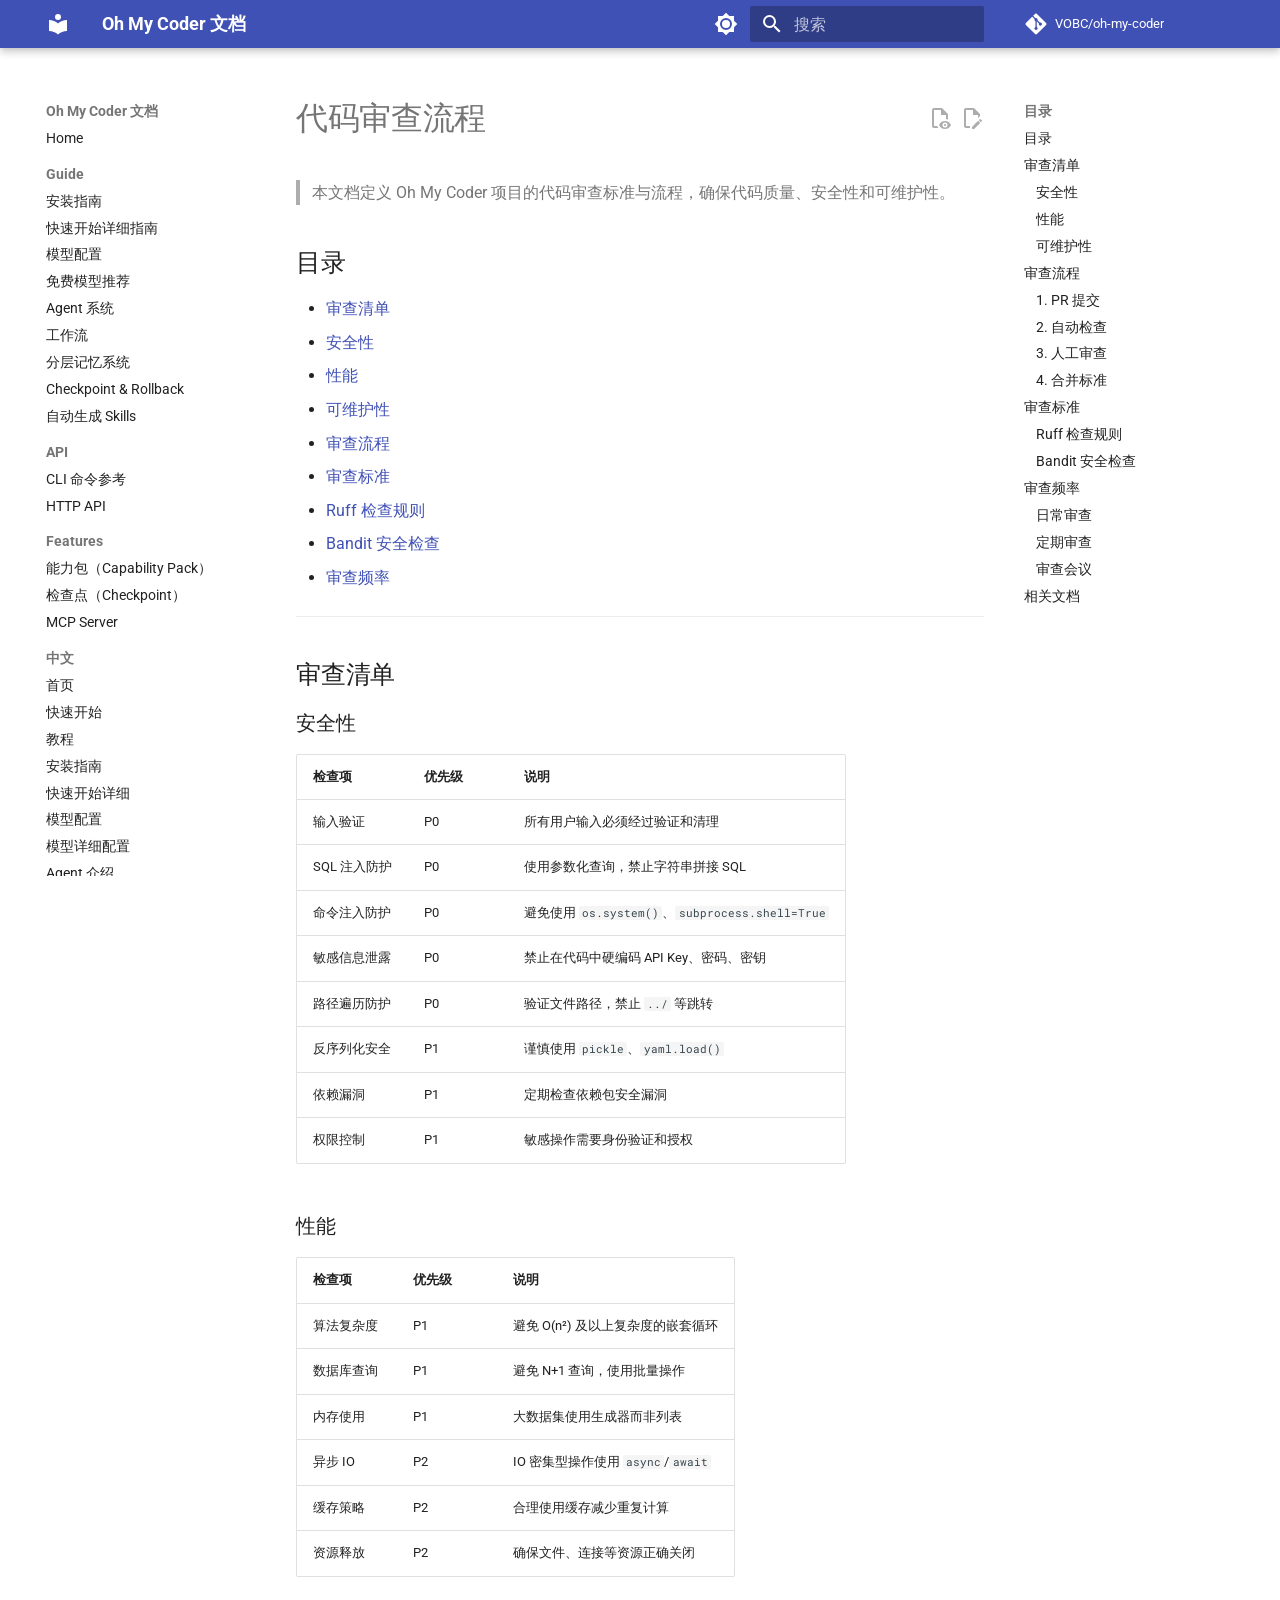
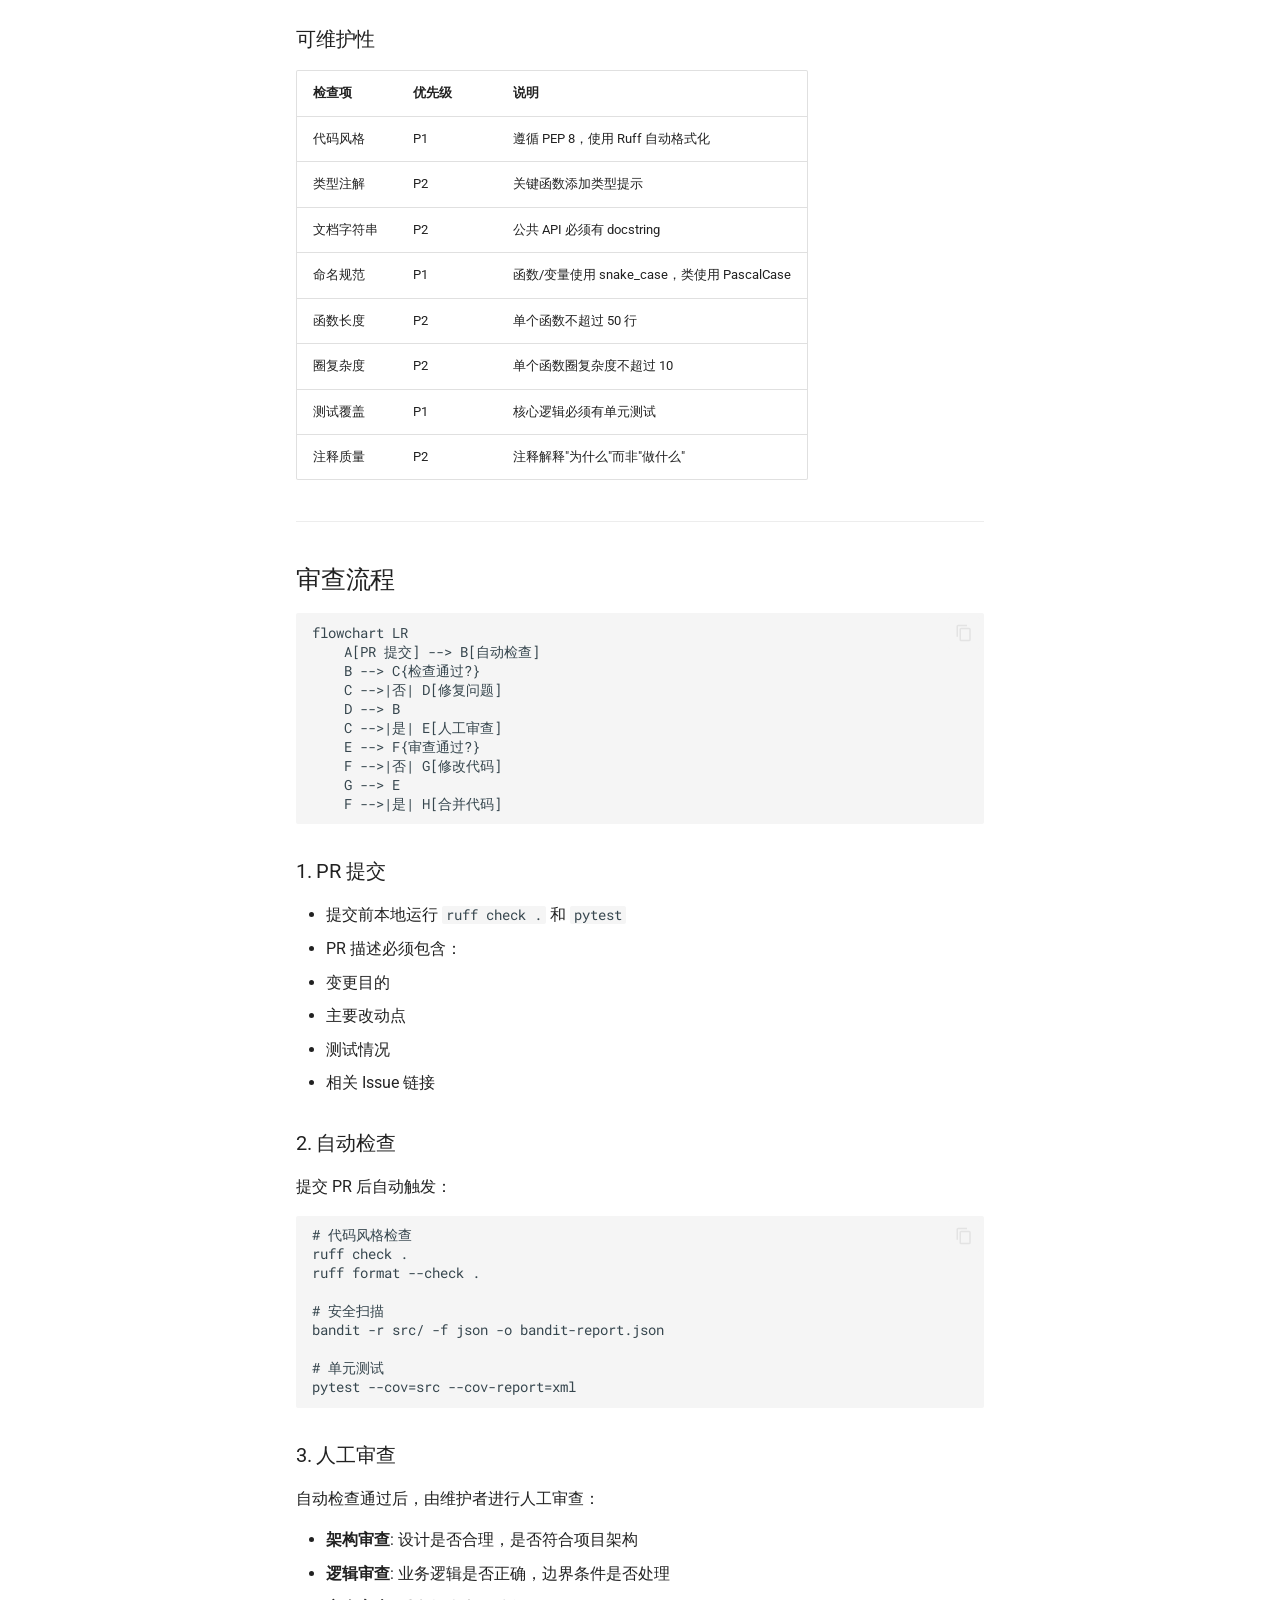
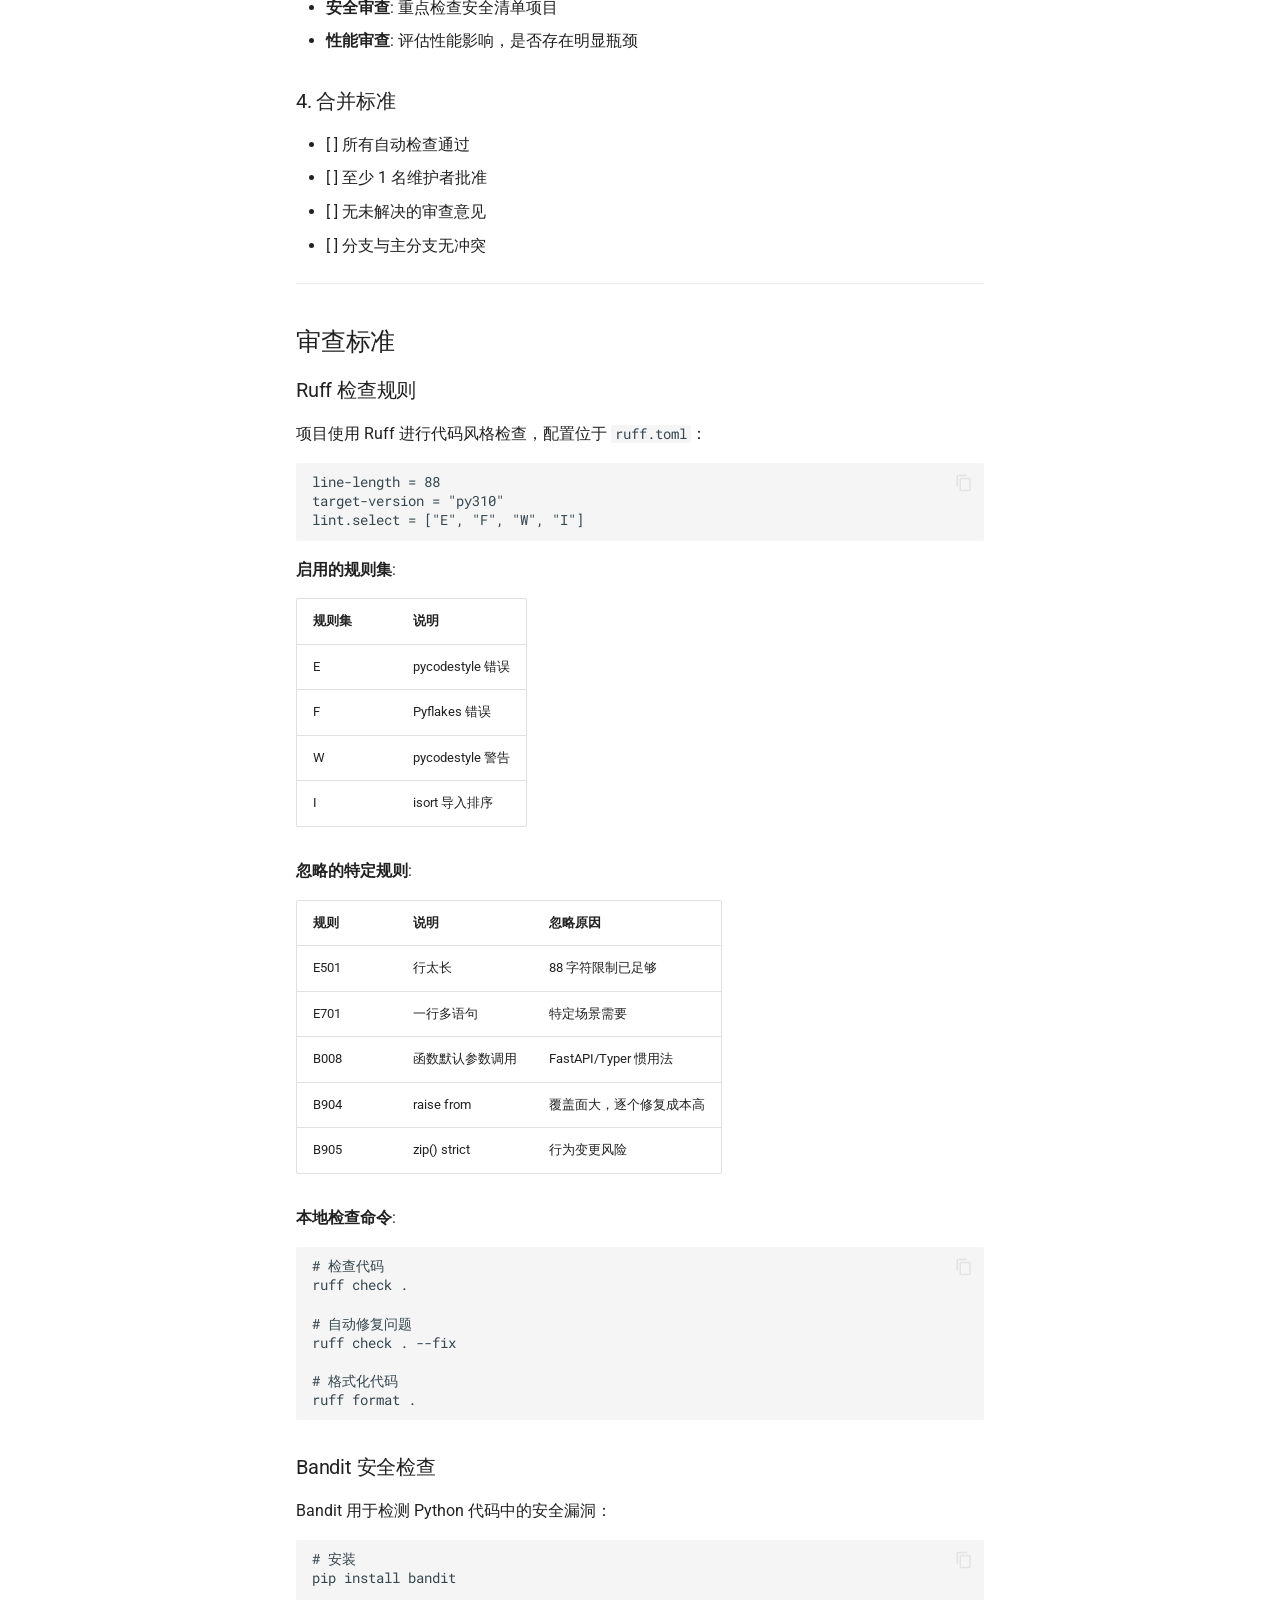
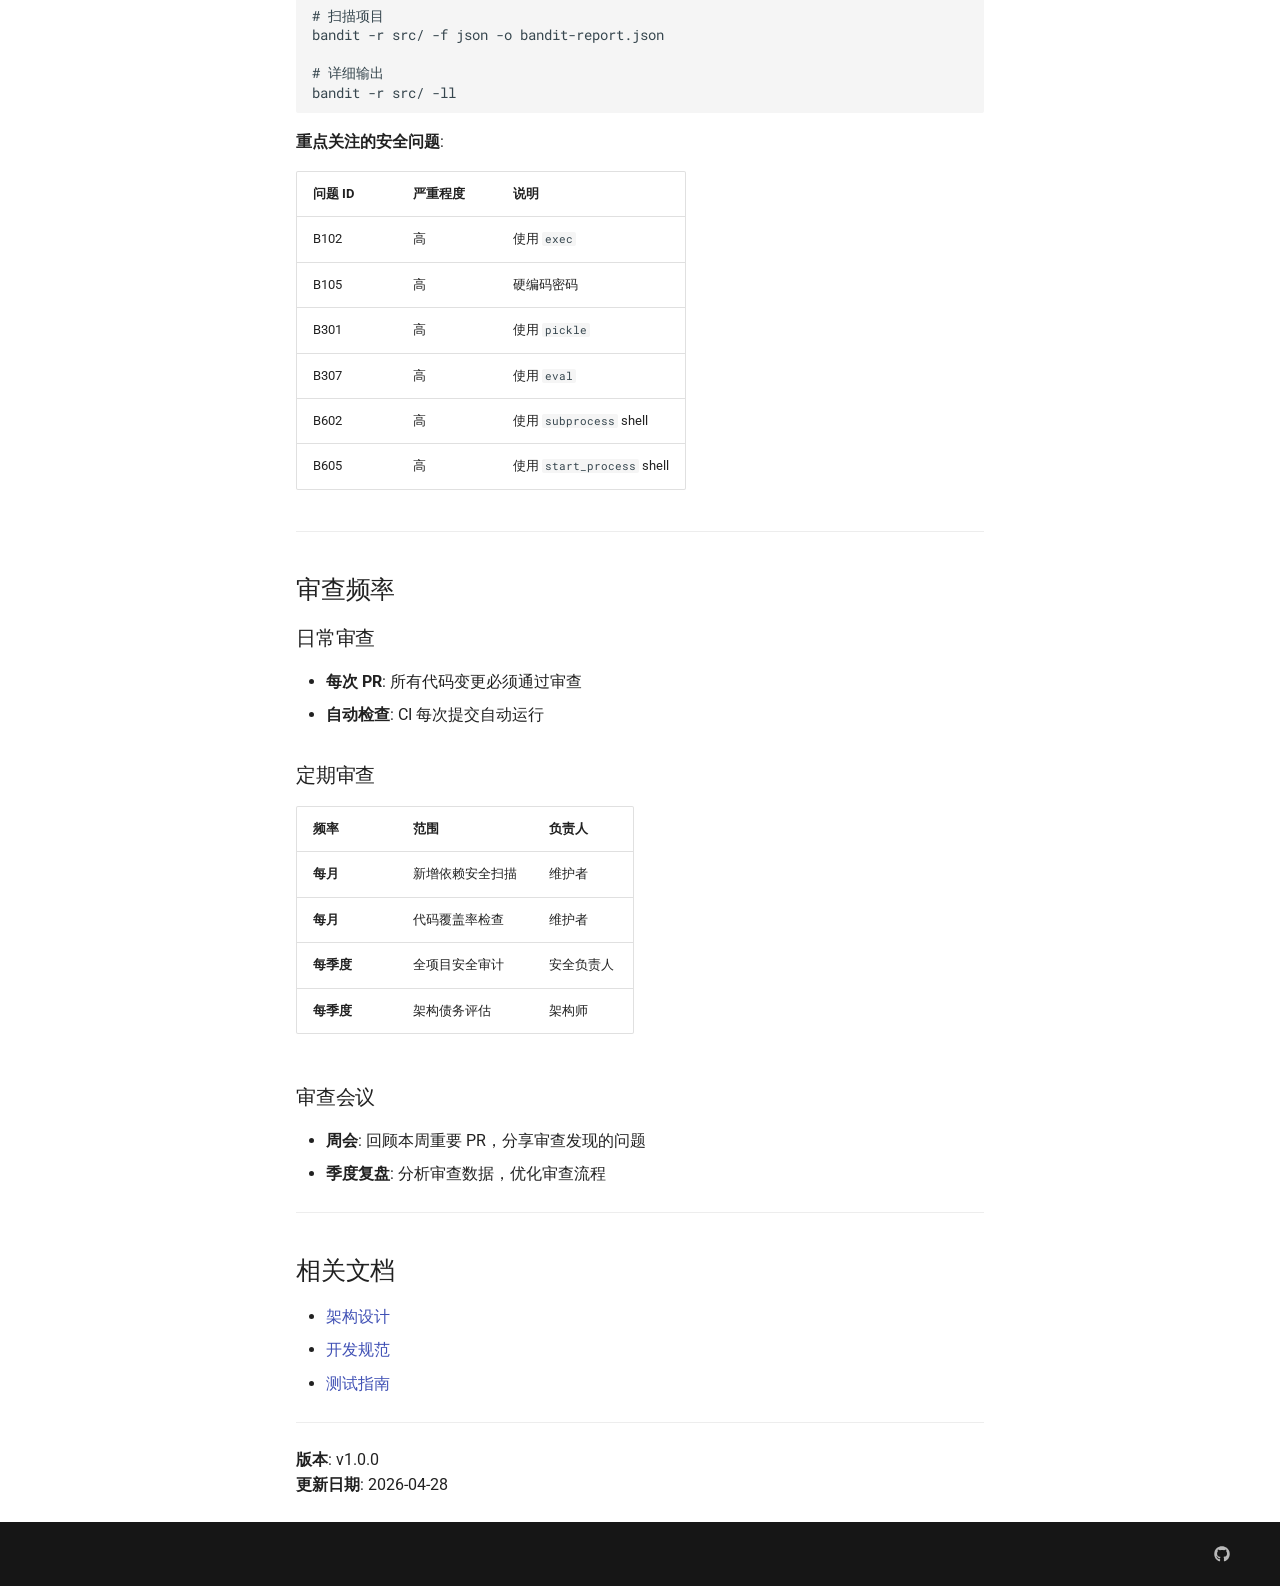
<file: CODE_REVIEW/index.html>
<!doctype html>
<html lang="zh" class="no-js">
  <head>
    
      <meta charset="utf-8">
      <meta name="viewport" content="width=device-width,initial-scale=1">
      
        <meta name="description" content="🤖 多智能体 AI 编程助手，支持国内大模型，31 个专业 Agent，多 Agent 协作">
      
      
        <meta name="author" content="VOBC">
      
      
        <link rel="canonical" href="https://vobc.github.io/oh-my-coder/CODE_REVIEW/">
      
      
      
      
        
      
      
      <link rel="icon" href="../assets/images/favicon.png">
      <meta name="generator" content="mkdocs-1.6.1, mkdocs-material-9.7.6">
    
    
      
        <title>代码审查流程 - Oh My Coder 文档</title>
      
    
    
      <link rel="stylesheet" href="../assets/stylesheets/main.484c7ddc.min.css">
      
        
        <link rel="stylesheet" href="../assets/stylesheets/palette.ab4e12ef.min.css">
      
      


    
    
      
    
    
      
        
        
        <link rel="preconnect" href="https://fonts.gstatic.com" crossorigin>
        <link rel="stylesheet" href="https://fonts.googleapis.com/css?family=Roboto:300,300i,400,400i,700,700i%7CRoboto+Mono:400,400i,700,700i&display=fallback">
        <style>:root{--md-text-font:"Roboto";--md-code-font:"Roboto Mono"}</style>
      
    
    
    <script>__md_scope=new URL("..",location),__md_hash=e=>[...e].reduce(((e,_)=>(e<<5)-e+_.charCodeAt(0)),0),__md_get=(e,_=localStorage,t=__md_scope)=>JSON.parse(_.getItem(t.pathname+"."+e)),__md_set=(e,_,t=localStorage,a=__md_scope)=>{try{t.setItem(a.pathname+"."+e,JSON.stringify(_))}catch(e){}}</script>
    
      
  


  
  

<script id="__analytics">function __md_analytics(){function e(){dataLayer.push(arguments)}window.dataLayer=window.dataLayer||[],e("js",new Date),e("config","G-XXXXXXXXXX"),document.addEventListener("DOMContentLoaded",(function(){document.forms.search&&document.forms.search.query.addEventListener("blur",(function(){this.value&&e("event","search",{search_term:this.value})}));document$.subscribe((function(){var t=document.forms.feedback;if(void 0!==t)for(var a of t.querySelectorAll("[type=submit]"))a.addEventListener("click",(function(a){a.preventDefault();var n=document.location.pathname,d=this.getAttribute("data-md-value");e("event","feedback",{page:n,data:d}),t.firstElementChild.disabled=!0;var r=t.querySelector(".md-feedback__note [data-md-value='"+d+"']");r&&(r.hidden=!1)})),t.hidden=!1})),location$.subscribe((function(t){e("config","G-XXXXXXXXXX",{page_path:t.pathname})}))}));var t=document.createElement("script");t.async=!0,t.src="https://www.googletagmanager.com/gtag/js?id=G-XXXXXXXXXX",document.getElementById("__analytics").insertAdjacentElement("afterEnd",t)}</script>
  
    <script>"undefined"!=typeof __md_analytics&&__md_analytics()</script>
  

    
    
  </head>
  
  
    
    
      
    
    
    
    
    <body dir="ltr" data-md-color-scheme="default" data-md-color-primary="indigo" data-md-color-accent="indigo">
  
    
    <input class="md-toggle" data-md-toggle="drawer" type="checkbox" id="__drawer" autocomplete="off">
    <input class="md-toggle" data-md-toggle="search" type="checkbox" id="__search" autocomplete="off">
    <label class="md-overlay" for="__drawer"></label>
    <div data-md-component="skip">
      
        
        <a href="#_1" class="md-skip">
          跳转至
        </a>
      
    </div>
    <div data-md-component="announce">
      
    </div>
    
    
      

  

<header class="md-header md-header--shadow" data-md-component="header">
  <nav class="md-header__inner md-grid" aria-label="页眉">
    <a href=".." title="Oh My Coder 文档" class="md-header__button md-logo" aria-label="Oh My Coder 文档" data-md-component="logo">
      
  
  <svg xmlns="http://www.w3.org/2000/svg" viewBox="0 0 24 24"><path d="M12 8a3 3 0 0 0 3-3 3 3 0 0 0-3-3 3 3 0 0 0-3 3 3 3 0 0 0 3 3m0 3.54C9.64 9.35 6.5 8 3 8v11c3.5 0 6.64 1.35 9 3.54 2.36-2.19 5.5-3.54 9-3.54V8c-3.5 0-6.64 1.35-9 3.54"/></svg>

    </a>
    <label class="md-header__button md-icon" for="__drawer">
      
      <svg xmlns="http://www.w3.org/2000/svg" viewBox="0 0 24 24"><path d="M3 6h18v2H3zm0 5h18v2H3zm0 5h18v2H3z"/></svg>
    </label>
    <div class="md-header__title" data-md-component="header-title">
      <div class="md-header__ellipsis">
        <div class="md-header__topic">
          <span class="md-ellipsis">
            Oh My Coder 文档
          </span>
        </div>
        <div class="md-header__topic" data-md-component="header-topic">
          <span class="md-ellipsis">
            
              代码审查流程
            
          </span>
        </div>
      </div>
    </div>
    
      
        <form class="md-header__option" data-md-component="palette">
  
    
    
    
    <input class="md-option" data-md-color-media="(prefers-color-scheme: light)" data-md-color-scheme="default" data-md-color-primary="indigo" data-md-color-accent="indigo"  aria-label="切换到深色模式"  type="radio" name="__palette" id="__palette_0">
    
      <label class="md-header__button md-icon" title="切换到深色模式" for="__palette_1" hidden>
        <svg xmlns="http://www.w3.org/2000/svg" viewBox="0 0 24 24"><path d="M12 8a4 4 0 0 0-4 4 4 4 0 0 0 4 4 4 4 0 0 0 4-4 4 4 0 0 0-4-4m0 10a6 6 0 0 1-6-6 6 6 0 0 1 6-6 6 6 0 0 1 6 6 6 6 0 0 1-6 6m8-9.31V4h-4.69L12 .69 8.69 4H4v4.69L.69 12 4 15.31V20h4.69L12 23.31 15.31 20H20v-4.69L23.31 12z"/></svg>
      </label>
    
  
    
    
    
    <input class="md-option" data-md-color-media="(prefers-color-scheme: dark)" data-md-color-scheme="slate" data-md-color-primary="indigo" data-md-color-accent="indigo"  aria-label="切换到浅色模式"  type="radio" name="__palette" id="__palette_1">
    
      <label class="md-header__button md-icon" title="切换到浅色模式" for="__palette_0" hidden>
        <svg xmlns="http://www.w3.org/2000/svg" viewBox="0 0 24 24"><path d="M12 18c-.89 0-1.74-.2-2.5-.55C11.56 16.5 13 14.42 13 12s-1.44-4.5-3.5-5.45C10.26 6.2 11.11 6 12 6a6 6 0 0 1 6 6 6 6 0 0 1-6 6m8-9.31V4h-4.69L12 .69 8.69 4H4v4.69L.69 12 4 15.31V20h4.69L12 23.31 15.31 20H20v-4.69L23.31 12z"/></svg>
      </label>
    
  
</form>
      
    
    
      <script>var palette=__md_get("__palette");if(palette&&palette.color){if("(prefers-color-scheme)"===palette.color.media){var media=matchMedia("(prefers-color-scheme: light)"),input=document.querySelector(media.matches?"[data-md-color-media='(prefers-color-scheme: light)']":"[data-md-color-media='(prefers-color-scheme: dark)']");palette.color.media=input.getAttribute("data-md-color-media"),palette.color.scheme=input.getAttribute("data-md-color-scheme"),palette.color.primary=input.getAttribute("data-md-color-primary"),palette.color.accent=input.getAttribute("data-md-color-accent")}for(var[key,value]of Object.entries(palette.color))document.body.setAttribute("data-md-color-"+key,value)}</script>
    
    
    
      
      
        <label class="md-header__button md-icon" for="__search">
          
          <svg xmlns="http://www.w3.org/2000/svg" viewBox="0 0 24 24"><path d="M9.5 3A6.5 6.5 0 0 1 16 9.5c0 1.61-.59 3.09-1.56 4.23l.27.27h.79l5 5-1.5 1.5-5-5v-.79l-.27-.27A6.52 6.52 0 0 1 9.5 16 6.5 6.5 0 0 1 3 9.5 6.5 6.5 0 0 1 9.5 3m0 2C7 5 5 7 5 9.5S7 14 9.5 14 14 12 14 9.5 12 5 9.5 5"/></svg>
        </label>
        <div class="md-search" data-md-component="search" role="dialog">
  <label class="md-search__overlay" for="__search"></label>
  <div class="md-search__inner" role="search">
    <form class="md-search__form" name="search">
      <input type="text" class="md-search__input" name="query" aria-label="搜索" placeholder="搜索" autocapitalize="off" autocorrect="off" autocomplete="off" spellcheck="false" data-md-component="search-query" required>
      <label class="md-search__icon md-icon" for="__search">
        
        <svg xmlns="http://www.w3.org/2000/svg" viewBox="0 0 24 24"><path d="M9.5 3A6.5 6.5 0 0 1 16 9.5c0 1.61-.59 3.09-1.56 4.23l.27.27h.79l5 5-1.5 1.5-5-5v-.79l-.27-.27A6.52 6.52 0 0 1 9.5 16 6.5 6.5 0 0 1 3 9.5 6.5 6.5 0 0 1 9.5 3m0 2C7 5 5 7 5 9.5S7 14 9.5 14 14 12 14 9.5 12 5 9.5 5"/></svg>
        
        <svg xmlns="http://www.w3.org/2000/svg" viewBox="0 0 24 24"><path d="M20 11v2H8l5.5 5.5-1.42 1.42L4.16 12l7.92-7.92L13.5 5.5 8 11z"/></svg>
      </label>
      <nav class="md-search__options" aria-label="查找">
        
        <button type="reset" class="md-search__icon md-icon" title="清空当前内容" aria-label="清空当前内容" tabindex="-1">
          
          <svg xmlns="http://www.w3.org/2000/svg" viewBox="0 0 24 24"><path d="M19 6.41 17.59 5 12 10.59 6.41 5 5 6.41 10.59 12 5 17.59 6.41 19 12 13.41 17.59 19 19 17.59 13.41 12z"/></svg>
        </button>
      </nav>
      
        <div class="md-search__suggest" data-md-component="search-suggest"></div>
      
    </form>
    <div class="md-search__output">
      <div class="md-search__scrollwrap" tabindex="0" data-md-scrollfix>
        <div class="md-search-result" data-md-component="search-result">
          <div class="md-search-result__meta">
            正在初始化搜索引擎
          </div>
          <ol class="md-search-result__list" role="presentation"></ol>
        </div>
      </div>
    </div>
  </div>
</div>
      
    
    
      <div class="md-header__source">
        <a href="https://github.com/VOBC/oh-my-coder" title="前往仓库" class="md-source" data-md-component="source">
  <div class="md-source__icon md-icon">
    
    <svg xmlns="http://www.w3.org/2000/svg" viewBox="0 0 448 512"><!--! Font Awesome Free 7.1.0 by @fontawesome - https://fontawesome.com License - https://fontawesome.com/license/free (Icons: CC BY 4.0, Fonts: SIL OFL 1.1, Code: MIT License) Copyright 2025 Fonticons, Inc.--><path d="M439.6 236.1 244 40.5c-5.4-5.5-12.8-8.5-20.4-8.5s-15 3-20.4 8.4L162.5 81l51.5 51.5c27.1-9.1 52.7 16.8 43.4 43.7l49.7 49.7c34.2-11.8 61.2 31 35.5 56.7-26.5 26.5-70.2-2.9-56-37.3L240.3 199v121.9c25.3 12.5 22.3 41.8 9.1 55-6.4 6.4-15.2 10.1-24.3 10.1s-17.8-3.6-24.3-10.1c-17.6-17.6-11.1-46.9 11.2-56v-123c-20.8-8.5-24.6-30.7-18.6-45L142.6 101 8.5 235.1C3 240.6 0 247.9 0 255.5s3 15 8.5 20.4l195.6 195.7c5.4 5.4 12.7 8.4 20.4 8.4s15-3 20.4-8.4l194.7-194.7c5.4-5.4 8.4-12.8 8.4-20.4s-3-15-8.4-20.4"/></svg>
  </div>
  <div class="md-source__repository">
    VOBC/oh-my-coder
  </div>
</a>
      </div>
    
  </nav>
  
</header>
    
    <div class="md-container" data-md-component="container">
      
      
        
          
        
      
      <main class="md-main" data-md-component="main">
        <div class="md-main__inner md-grid">
          
            
              
              <div class="md-sidebar md-sidebar--primary" data-md-component="sidebar" data-md-type="navigation" >
                <div class="md-sidebar__scrollwrap">
                  <div class="md-sidebar__inner">
                    



<nav class="md-nav md-nav--primary" aria-label="导航栏" data-md-level="0">
  <label class="md-nav__title" for="__drawer">
    <a href=".." title="Oh My Coder 文档" class="md-nav__button md-logo" aria-label="Oh My Coder 文档" data-md-component="logo">
      
  
  <svg xmlns="http://www.w3.org/2000/svg" viewBox="0 0 24 24"><path d="M12 8a3 3 0 0 0 3-3 3 3 0 0 0-3-3 3 3 0 0 0-3 3 3 3 0 0 0 3 3m0 3.54C9.64 9.35 6.5 8 3 8v11c3.5 0 6.64 1.35 9 3.54 2.36-2.19 5.5-3.54 9-3.54V8c-3.5 0-6.64 1.35-9 3.54"/></svg>

    </a>
    Oh My Coder 文档
  </label>
  
    <div class="md-nav__source">
      <a href="https://github.com/VOBC/oh-my-coder" title="前往仓库" class="md-source" data-md-component="source">
  <div class="md-source__icon md-icon">
    
    <svg xmlns="http://www.w3.org/2000/svg" viewBox="0 0 448 512"><!--! Font Awesome Free 7.1.0 by @fontawesome - https://fontawesome.com License - https://fontawesome.com/license/free (Icons: CC BY 4.0, Fonts: SIL OFL 1.1, Code: MIT License) Copyright 2025 Fonticons, Inc.--><path d="M439.6 236.1 244 40.5c-5.4-5.5-12.8-8.5-20.4-8.5s-15 3-20.4 8.4L162.5 81l51.5 51.5c27.1-9.1 52.7 16.8 43.4 43.7l49.7 49.7c34.2-11.8 61.2 31 35.5 56.7-26.5 26.5-70.2-2.9-56-37.3L240.3 199v121.9c25.3 12.5 22.3 41.8 9.1 55-6.4 6.4-15.2 10.1-24.3 10.1s-17.8-3.6-24.3-10.1c-17.6-17.6-11.1-46.9 11.2-56v-123c-20.8-8.5-24.6-30.7-18.6-45L142.6 101 8.5 235.1C3 240.6 0 247.9 0 255.5s3 15 8.5 20.4l195.6 195.7c5.4 5.4 12.7 8.4 20.4 8.4s15-3 20.4-8.4l194.7-194.7c5.4-5.4 8.4-12.8 8.4-20.4s-3-15-8.4-20.4"/></svg>
  </div>
  <div class="md-source__repository">
    VOBC/oh-my-coder
  </div>
</a>
    </div>
  
  <ul class="md-nav__list" data-md-scrollfix>
    
      
      
  
  
  
  
    <li class="md-nav__item">
      <a href=".." class="md-nav__link">
        
  
  
  <span class="md-ellipsis">
    
  
    Home
  

    
  </span>
  
  

      </a>
    </li>
  

    
      
      
  
  
  
  
    
    
    
    
      
        
        
      
    
    
    <li class="md-nav__item md-nav__item--section md-nav__item--nested">
      
        
        
          
        
        <input class="md-nav__toggle md-toggle md-toggle--indeterminate" type="checkbox" id="__nav_2" >
        
          
          <label class="md-nav__link" for="__nav_2" id="__nav_2_label" tabindex="">
            
  
  
  <span class="md-ellipsis">
    
  
    Guide
  

    
  </span>
  
  

            <span class="md-nav__icon md-icon"></span>
          </label>
        
        <nav class="md-nav" data-md-level="1" aria-labelledby="__nav_2_label" aria-expanded="false">
          <label class="md-nav__title" for="__nav_2">
            <span class="md-nav__icon md-icon"></span>
            
  
    Guide
  

          </label>
          <ul class="md-nav__list" data-md-scrollfix>
            
              
                
  
  
  
  
    <li class="md-nav__item">
      <a href="../guide/install/" class="md-nav__link">
        
  
  
  <span class="md-ellipsis">
    
  
    安装指南
  

    
  </span>
  
  

      </a>
    </li>
  

              
            
              
                
  
  
  
  
    <li class="md-nav__item">
      <a href="../guide/quick-start/" class="md-nav__link">
        
  
  
  <span class="md-ellipsis">
    
  
    快速开始详细指南
  

    
  </span>
  
  

      </a>
    </li>
  

              
            
              
                
  
  
  
  
    <li class="md-nav__item">
      <a href="../guide/models/" class="md-nav__link">
        
  
  
  <span class="md-ellipsis">
    
  
    模型配置
  

    
  </span>
  
  

      </a>
    </li>
  

              
            
              
                
  
  
  
  
    <li class="md-nav__item">
      <a href="../guide/free-models/" class="md-nav__link">
        
  
  
  <span class="md-ellipsis">
    
  
    免费模型推荐
  

    
  </span>
  
  

      </a>
    </li>
  

              
            
              
                
  
  
  
  
    <li class="md-nav__item">
      <a href="../guide/agents/" class="md-nav__link">
        
  
  
  <span class="md-ellipsis">
    
  
    Agent 系统
  

    
  </span>
  
  

      </a>
    </li>
  

              
            
              
                
  
  
  
  
    <li class="md-nav__item">
      <a href="../guide/workflows/" class="md-nav__link">
        
  
  
  <span class="md-ellipsis">
    
  
    工作流
  

    
  </span>
  
  

      </a>
    </li>
  

              
            
              
                
  
  
  
  
    <li class="md-nav__item">
      <a href="../guide/memory-system/" class="md-nav__link">
        
  
  
  <span class="md-ellipsis">
    
  
    分层记忆系统
  

    
  </span>
  
  

      </a>
    </li>
  

              
            
              
                
  
  
  
  
    <li class="md-nav__item">
      <a href="../guide/checkpoint/" class="md-nav__link">
        
  
  
  <span class="md-ellipsis">
    
  
    Checkpoint &amp; Rollback
  

    
  </span>
  
  

      </a>
    </li>
  

              
            
              
                
  
  
  
  
    <li class="md-nav__item">
      <a href="../guide/auto-skill/" class="md-nav__link">
        
  
  
  <span class="md-ellipsis">
    
  
    自动生成 Skills
  

    
  </span>
  
  

      </a>
    </li>
  

              
            
          </ul>
        </nav>
      
    </li>
  

    
      
      
  
  
  
  
    
    
    
    
      
        
        
      
    
    
    <li class="md-nav__item md-nav__item--section md-nav__item--nested">
      
        
        
          
        
        <input class="md-nav__toggle md-toggle md-toggle--indeterminate" type="checkbox" id="__nav_3" >
        
          
          <label class="md-nav__link" for="__nav_3" id="__nav_3_label" tabindex="">
            
  
  
  <span class="md-ellipsis">
    
  
    API
  

    
  </span>
  
  

            <span class="md-nav__icon md-icon"></span>
          </label>
        
        <nav class="md-nav" data-md-level="1" aria-labelledby="__nav_3_label" aria-expanded="false">
          <label class="md-nav__title" for="__nav_3">
            <span class="md-nav__icon md-icon"></span>
            
  
    API
  

          </label>
          <ul class="md-nav__list" data-md-scrollfix>
            
              
                
  
  
  
  
    <li class="md-nav__item">
      <a href="../api/cli/" class="md-nav__link">
        
  
  
  <span class="md-ellipsis">
    
  
    CLI 命令参考
  

    
  </span>
  
  

      </a>
    </li>
  

              
            
              
                
  
  
  
  
    <li class="md-nav__item">
      <a href="../api/http-api/" class="md-nav__link">
        
  
  
  <span class="md-ellipsis">
    
  
    HTTP API
  

    
  </span>
  
  

      </a>
    </li>
  

              
            
          </ul>
        </nav>
      
    </li>
  

    
      
      
  
  
  
  
    
    
    
    
      
        
        
      
    
    
    <li class="md-nav__item md-nav__item--section md-nav__item--nested">
      
        
        
          
        
        <input class="md-nav__toggle md-toggle md-toggle--indeterminate" type="checkbox" id="__nav_4" >
        
          
          <label class="md-nav__link" for="__nav_4" id="__nav_4_label" tabindex="">
            
  
  
  <span class="md-ellipsis">
    
  
    Features
  

    
  </span>
  
  

            <span class="md-nav__icon md-icon"></span>
          </label>
        
        <nav class="md-nav" data-md-level="1" aria-labelledby="__nav_4_label" aria-expanded="false">
          <label class="md-nav__title" for="__nav_4">
            <span class="md-nav__icon md-icon"></span>
            
  
    Features
  

          </label>
          <ul class="md-nav__list" data-md-scrollfix>
            
              
                
  
  
  
  
    <li class="md-nav__item">
      <a href="../features/capability-pack/" class="md-nav__link">
        
  
  
  <span class="md-ellipsis">
    
  
    能力包（Capability Pack）
  

    
  </span>
  
  

      </a>
    </li>
  

              
            
              
                
  
  
  
  
    <li class="md-nav__item">
      <a href="../features/checkpoint/" class="md-nav__link">
        
  
  
  <span class="md-ellipsis">
    
  
    检查点（Checkpoint）
  

    
  </span>
  
  

      </a>
    </li>
  

              
            
              
                
  
  
  
  
    <li class="md-nav__item">
      <a href="../features/mcp-server/" class="md-nav__link">
        
  
  
  <span class="md-ellipsis">
    
  
    MCP Server
  

    
  </span>
  
  

      </a>
    </li>
  

              
            
          </ul>
        </nav>
      
    </li>
  

    
      
      
  
  
  
  
    
    
    
    
      
        
        
      
    
    
    <li class="md-nav__item md-nav__item--section md-nav__item--nested">
      
        
        
          
        
        <input class="md-nav__toggle md-toggle md-toggle--indeterminate" type="checkbox" id="__nav_5" >
        
          
          <label class="md-nav__link" for="__nav_5" id="__nav_5_label" tabindex="">
            
  
  
  <span class="md-ellipsis">
    
  
    中文
  

    
  </span>
  
  

            <span class="md-nav__icon md-icon"></span>
          </label>
        
        <nav class="md-nav" data-md-level="1" aria-labelledby="__nav_5_label" aria-expanded="false">
          <label class="md-nav__title" for="__nav_5">
            <span class="md-nav__icon md-icon"></span>
            
  
    中文
  

          </label>
          <ul class="md-nav__list" data-md-scrollfix>
            
              
                
  
  
  
  
    <li class="md-nav__item">
      <a href="../zh/" class="md-nav__link">
        
  
  
  <span class="md-ellipsis">
    
  
    首页
  

    
  </span>
  
  

      </a>
    </li>
  

              
            
              
                
  
  
  
  
    <li class="md-nav__item">
      <a href="../zh/getting-started/" class="md-nav__link">
        
  
  
  <span class="md-ellipsis">
    
  
    快速开始
  

    
  </span>
  
  

      </a>
    </li>
  

              
            
              
                
  
  
  
  
    <li class="md-nav__item">
      <a href="../zh/tutorials/" class="md-nav__link">
        
  
  
  <span class="md-ellipsis">
    
  
    教程
  

    
  </span>
  
  

      </a>
    </li>
  

              
            
              
                
  
  
  
  
    <li class="md-nav__item">
      <a href="../zh/guide/install/" class="md-nav__link">
        
  
  
  <span class="md-ellipsis">
    
  
    安装指南
  

    
  </span>
  
  

      </a>
    </li>
  

              
            
              
                
  
  
  
  
    <li class="md-nav__item">
      <a href="../zh/guide/quick-start/" class="md-nav__link">
        
  
  
  <span class="md-ellipsis">
    
  
    快速开始详细
  

    
  </span>
  
  

      </a>
    </li>
  

              
            
              
                
  
  
  
  
    <li class="md-nav__item">
      <a href="../zh/guide/models/" class="md-nav__link">
        
  
  
  <span class="md-ellipsis">
    
  
    模型配置
  

    
  </span>
  
  

      </a>
    </li>
  

              
            
              
                
  
  
  
  
    <li class="md-nav__item">
      <a href="../zh/guide/model-config/" class="md-nav__link">
        
  
  
  <span class="md-ellipsis">
    
  
    模型详细配置
  

    
  </span>
  
  

      </a>
    </li>
  

              
            
              
                
  
  
  
  
    <li class="md-nav__item">
      <a href="../zh/guide/agents/" class="md-nav__link">
        
  
  
  <span class="md-ellipsis">
    
  
    Agent 介绍
  

    
  </span>
  
  

      </a>
    </li>
  

              
            
              
                
  
  
  
  
    <li class="md-nav__item">
      <a href="../zh/guide/workflows/" class="md-nav__link">
        
  
  
  <span class="md-ellipsis">
    
  
    工作流说明
  

    
  </span>
  
  

      </a>
    </li>
  

              
            
              
                
  
  
  
  
    <li class="md-nav__item">
      <a href="../zh/guide/deployment/" class="md-nav__link">
        
  
  
  <span class="md-ellipsis">
    
  
    部署说明
  

    
  </span>
  
  

      </a>
    </li>
  

              
            
              
                
  
  
  
  
    <li class="md-nav__item">
      <a href="../zh/guide/comparison/" class="md-nav__link">
        
  
  
  <span class="md-ellipsis">
    
  
    竞品对比
  

    
  </span>
  
  

      </a>
    </li>
  

              
            
              
                
  
  
  
  
    <li class="md-nav__item">
      <a href="../zh/FAQ/" class="md-nav__link">
        
  
  
  <span class="md-ellipsis">
    
  
    常见问题
  

    
  </span>
  
  

      </a>
    </li>
  

              
            
              
                
  
  
  
  
    
    
    
    
      
    
    
    <li class="md-nav__item md-nav__item--nested">
      
        
        
          
        
        <input class="md-nav__toggle md-toggle md-toggle--indeterminate" type="checkbox" id="__nav_5_13" >
        
          
          <label class="md-nav__link" for="__nav_5_13" id="__nav_5_13_label" tabindex="0">
            
  
  
  <span class="md-ellipsis">
    
  
    功能特性
  

    
  </span>
  
  

            <span class="md-nav__icon md-icon"></span>
          </label>
        
        <nav class="md-nav" data-md-level="2" aria-labelledby="__nav_5_13_label" aria-expanded="false">
          <label class="md-nav__title" for="__nav_5_13">
            <span class="md-nav__icon md-icon"></span>
            
  
    功能特性
  

          </label>
          <ul class="md-nav__list" data-md-scrollfix>
            
              
                
  
  
  
  
    <li class="md-nav__item">
      <a href="../zh/features/active-learning/" class="md-nav__link">
        
  
  
  <span class="md-ellipsis">
    
  
    🧠 主动学习模块
  

    
  </span>
  
  

      </a>
    </li>
  

              
            
              
                
  
  
  
  
    <li class="md-nav__item">
      <a href="../zh/features/capability-pack/" class="md-nav__link">
        
  
  
  <span class="md-ellipsis">
    
  
    能力包（Capability Pack）
  

    
  </span>
  
  

      </a>
    </li>
  

              
            
              
                
  
  
  
  
    <li class="md-nav__item">
      <a href="../zh/features/checkpoint/" class="md-nav__link">
        
  
  
  <span class="md-ellipsis">
    
  
    检查点（Checkpoint）
  

    
  </span>
  
  

      </a>
    </li>
  

              
            
              
                
  
  
  
  
    <li class="md-nav__item">
      <a href="../zh/features/gep-protocol/" class="md-nav__link">
        
  
  
  <span class="md-ellipsis">
    
  
    🧬 GEP 协议支持 (WIP)
  

    
  </span>
  
  

      </a>
    </li>
  

              
            
              
                
  
  
  
  
    <li class="md-nav__item">
      <a href="../zh/features/mcp-server/" class="md-nav__link">
        
  
  
  <span class="md-ellipsis">
    
  
    MCP Server
  

    
  </span>
  
  

      </a>
    </li>
  

              
            
              
                
  
  
  
  
    <li class="md-nav__item">
      <a href="../zh/features/quest-mode/" class="md-nav__link">
        
  
  
  <span class="md-ellipsis">
    
  
    🧙 Quest Mode（异步自主编程）
  

    
  </span>
  
  

      </a>
    </li>
  

              
            
          </ul>
        </nav>
      
    </li>
  

              
            
              
                
  
  
  
  
    
    
    
    
      
    
    
    <li class="md-nav__item md-nav__item--nested">
      
        
        
          
        
        <input class="md-nav__toggle md-toggle md-toggle--indeterminate" type="checkbox" id="__nav_5_14" >
        
          
          <label class="md-nav__link" for="__nav_5_14" id="__nav_5_14_label" tabindex="0">
            
  
  
  <span class="md-ellipsis">
    
  
    开发文档
  

    
  </span>
  
  

            <span class="md-nav__icon md-icon"></span>
          </label>
        
        <nav class="md-nav" data-md-level="2" aria-labelledby="__nav_5_14_label" aria-expanded="false">
          <label class="md-nav__title" for="__nav_5_14">
            <span class="md-nav__icon md-icon"></span>
            
  
    开发文档
  

          </label>
          <ul class="md-nav__list" data-md-scrollfix>
            
              
                
  
  
  
  
    <li class="md-nav__item">
      <a href="../zh/dev/architecture/" class="md-nav__link">
        
  
  
  <span class="md-ellipsis">
    
  
    Oh My Coder 架构设计
  

    
  </span>
  
  

      </a>
    </li>
  

              
            
              
                
  
  
  
  
    <li class="md-nav__item">
      <a href="../zh/dev/development-report/" class="md-nav__link">
        
  
  
  <span class="md-ellipsis">
    
  
    中长期功能开发报告
  

    
  </span>
  
  

      </a>
    </li>
  

              
            
              
                
  
  
  
  
    <li class="md-nav__item">
      <a href="../zh/dev/progress/" class="md-nav__link">
        
  
  
  <span class="md-ellipsis">
    
  
    📊 开发进度
  

    
  </span>
  
  

      </a>
    </li>
  

              
            
              
                
  
  
  
  
    <li class="md-nav__item">
      <a href="../zh/dev/task-tracking/" class="md-nav__link">
        
  
  
  <span class="md-ellipsis">
    
  
    代可行 - 开发任务文档
  

    
  </span>
  
  

      </a>
    </li>
  

              
            
              
                
  
  
  
  
    <li class="md-nav__item">
      <a href="../zh/dev/testing/" class="md-nav__link">
        
  
  
  <span class="md-ellipsis">
    
  
    🧪 测试
  

    
  </span>
  
  

      </a>
    </li>
  

              
            
          </ul>
        </nav>
      
    </li>
  

              
            
              
                
  
  
  
  
    
    
    
    
      
    
    
    <li class="md-nav__item md-nav__item--nested">
      
        
        
          
        
        <input class="md-nav__toggle md-toggle md-toggle--indeterminate" type="checkbox" id="__nav_5_15" >
        
          
          <label class="md-nav__link" for="__nav_5_15" id="__nav_5_15_label" tabindex="0">
            
  
  
  <span class="md-ellipsis">
    
  
    安全文档
  

    
  </span>
  
  

            <span class="md-nav__icon md-icon"></span>
          </label>
        
        <nav class="md-nav" data-md-level="2" aria-labelledby="__nav_5_15_label" aria-expanded="false">
          <label class="md-nav__title" for="__nav_5_15">
            <span class="md-nav__icon md-icon"></span>
            
  
    安全文档
  

          </label>
          <ul class="md-nav__list" data-md-scrollfix>
            
              
                
  
  
  
  
    <li class="md-nav__item">
      <a href="../zh/security/CODEQL_SOLUTIONS/" class="md-nav__link">
        
  
  
  <span class="md-ellipsis">
    
  
    CodeQL 解决方案库
  

    
  </span>
  
  

      </a>
    </li>
  

              
            
              
                
  
  
  
  
    <li class="md-nav__item">
      <a href="../zh/security/coding-guide/" class="md-nav__link">
        
  
  
  <span class="md-ellipsis">
    
  
    安全编码规范
  

    
  </span>
  
  

      </a>
    </li>
  

              
            
              
                
  
  
  
  
    <li class="md-nav__item">
      <a href="../zh/security/security-whackamole-investigation/" class="md-nav__link">
        
  
  
  <span class="md-ellipsis">
    
  
    GitHub Security "打地鼠" 问题深度调查报告
  

    
  </span>
  
  

      </a>
    </li>
  

              
            
              
                
  
  
  
  
    <li class="md-nav__item">
      <a href="../zh/security/user-guide/" class="md-nav__link">
        
  
  
  <span class="md-ellipsis">
    
  
    安全指南 - API密钥管理
  

    
  </span>
  
  

      </a>
    </li>
  

              
            
          </ul>
        </nav>
      
    </li>
  

              
            
          </ul>
        </nav>
      
    </li>
  

    
  </ul>
</nav>
                  </div>
                </div>
              </div>
            
            
              
              <div class="md-sidebar md-sidebar--secondary" data-md-component="sidebar" data-md-type="toc" >
                <div class="md-sidebar__scrollwrap">
                  <div class="md-sidebar__inner">
                    

<nav class="md-nav md-nav--secondary" aria-label="目录">
  
  
  
    
  
  
    <label class="md-nav__title" for="__toc">
      <span class="md-nav__icon md-icon"></span>
      目录
    </label>
    <ul class="md-nav__list" data-md-component="toc" data-md-scrollfix>
      
        <li class="md-nav__item">
  <a href="#_2" class="md-nav__link">
    <span class="md-ellipsis">
      
        目录
      
    </span>
  </a>
  
</li>
      
        <li class="md-nav__item">
  <a href="#_3" class="md-nav__link">
    <span class="md-ellipsis">
      
        审查清单
      
    </span>
  </a>
  
    <nav class="md-nav" aria-label="审查清单">
      <ul class="md-nav__list">
        
          <li class="md-nav__item">
  <a href="#_4" class="md-nav__link">
    <span class="md-ellipsis">
      
        安全性
      
    </span>
  </a>
  
</li>
        
          <li class="md-nav__item">
  <a href="#_5" class="md-nav__link">
    <span class="md-ellipsis">
      
        性能
      
    </span>
  </a>
  
</li>
        
          <li class="md-nav__item">
  <a href="#_6" class="md-nav__link">
    <span class="md-ellipsis">
      
        可维护性
      
    </span>
  </a>
  
</li>
        
      </ul>
    </nav>
  
</li>
      
        <li class="md-nav__item">
  <a href="#_7" class="md-nav__link">
    <span class="md-ellipsis">
      
        审查流程
      
    </span>
  </a>
  
    <nav class="md-nav" aria-label="审查流程">
      <ul class="md-nav__list">
        
          <li class="md-nav__item">
  <a href="#1-pr" class="md-nav__link">
    <span class="md-ellipsis">
      
        1. PR 提交
      
    </span>
  </a>
  
</li>
        
          <li class="md-nav__item">
  <a href="#2" class="md-nav__link">
    <span class="md-ellipsis">
      
        2. 自动检查
      
    </span>
  </a>
  
</li>
        
          <li class="md-nav__item">
  <a href="#3" class="md-nav__link">
    <span class="md-ellipsis">
      
        3. 人工审查
      
    </span>
  </a>
  
</li>
        
          <li class="md-nav__item">
  <a href="#4" class="md-nav__link">
    <span class="md-ellipsis">
      
        4. 合并标准
      
    </span>
  </a>
  
</li>
        
      </ul>
    </nav>
  
</li>
      
        <li class="md-nav__item">
  <a href="#_8" class="md-nav__link">
    <span class="md-ellipsis">
      
        审查标准
      
    </span>
  </a>
  
    <nav class="md-nav" aria-label="审查标准">
      <ul class="md-nav__list">
        
          <li class="md-nav__item">
  <a href="#ruff" class="md-nav__link">
    <span class="md-ellipsis">
      
        Ruff 检查规则
      
    </span>
  </a>
  
</li>
        
          <li class="md-nav__item">
  <a href="#bandit" class="md-nav__link">
    <span class="md-ellipsis">
      
        Bandit 安全检查
      
    </span>
  </a>
  
</li>
        
      </ul>
    </nav>
  
</li>
      
        <li class="md-nav__item">
  <a href="#_9" class="md-nav__link">
    <span class="md-ellipsis">
      
        审查频率
      
    </span>
  </a>
  
    <nav class="md-nav" aria-label="审查频率">
      <ul class="md-nav__list">
        
          <li class="md-nav__item">
  <a href="#_10" class="md-nav__link">
    <span class="md-ellipsis">
      
        日常审查
      
    </span>
  </a>
  
</li>
        
          <li class="md-nav__item">
  <a href="#_11" class="md-nav__link">
    <span class="md-ellipsis">
      
        定期审查
      
    </span>
  </a>
  
</li>
        
          <li class="md-nav__item">
  <a href="#_12" class="md-nav__link">
    <span class="md-ellipsis">
      
        审查会议
      
    </span>
  </a>
  
</li>
        
      </ul>
    </nav>
  
</li>
      
        <li class="md-nav__item">
  <a href="#_13" class="md-nav__link">
    <span class="md-ellipsis">
      
        相关文档
      
    </span>
  </a>
  
</li>
      
    </ul>
  
</nav>
                  </div>
                </div>
              </div>
            
          
          
            <div class="md-content" data-md-component="content">
              
              <article class="md-content__inner md-typeset">
                
                  


  
    <a href="https://github.com/VOBC/oh-my-coder/edit/main/docs/CODE_REVIEW.md" title="编辑此页" class="md-content__button md-icon" rel="edit">
      
      <svg xmlns="http://www.w3.org/2000/svg" viewBox="0 0 24 24"><path d="M10 20H6V4h7v5h5v3.1l2-2V8l-6-6H6c-1.1 0-2 .9-2 2v16c0 1.1.9 2 2 2h4zm10.2-7c.1 0 .3.1.4.2l1.3 1.3c.2.2.2.6 0 .8l-1 1-2.1-2.1 1-1c.1-.1.2-.2.4-.2m0 3.9L14.1 23H12v-2.1l6.1-6.1z"/></svg>
    </a>
  
  
    
      
    
    <a href="https://github.com/VOBC/oh-my-coder/raw/main/docs/CODE_REVIEW.md" title="查看本页的源代码" class="md-content__button md-icon">
      
      <svg xmlns="http://www.w3.org/2000/svg" viewBox="0 0 24 24"><path d="M17 18c.56 0 1 .44 1 1s-.44 1-1 1-1-.44-1-1 .44-1 1-1m0-3c-2.73 0-5.06 1.66-6 4 .94 2.34 3.27 4 6 4s5.06-1.66 6-4c-.94-2.34-3.27-4-6-4m0 6.5a2.5 2.5 0 0 1-2.5-2.5 2.5 2.5 0 0 1 2.5-2.5 2.5 2.5 0 0 1 2.5 2.5 2.5 2.5 0 0 1-2.5 2.5M9.27 20H6V4h7v5h5v4.07c.7.08 1.36.25 2 .49V8l-6-6H6a2 2 0 0 0-2 2v16a2 2 0 0 0 2 2h4.5a8.2 8.2 0 0 1-1.23-2"/></svg>
    </a>
  


<h1 id="_1">代码审查流程</h1>
<blockquote>
<p>本文档定义 Oh My Coder 项目的代码审查标准与流程，确保代码质量、安全性和可维护性。</p>
</blockquote>
<h2 id="_2">目录</h2>
<ul>
<li><a href="#审查清单">审查清单</a></li>
<li><a href="#安全性">安全性</a></li>
<li><a href="#性能">性能</a></li>
<li><a href="#可维护性">可维护性</a></li>
<li><a href="#审查流程">审查流程</a></li>
<li><a href="#审查标准">审查标准</a></li>
<li><a href="#ruff-检查规则">Ruff 检查规则</a></li>
<li><a href="#bandit-安全检查">Bandit 安全检查</a></li>
<li><a href="#审查频率">审查频率</a></li>
</ul>
<hr />
<h2 id="_3">审查清单</h2>
<h3 id="_4">安全性</h3>
<table>
<thead>
<tr>
<th>检查项</th>
<th>优先级</th>
<th>说明</th>
</tr>
</thead>
<tbody>
<tr>
<td>输入验证</td>
<td>P0</td>
<td>所有用户输入必须经过验证和清理</td>
</tr>
<tr>
<td>SQL 注入防护</td>
<td>P0</td>
<td>使用参数化查询，禁止字符串拼接 SQL</td>
</tr>
<tr>
<td>命令注入防护</td>
<td>P0</td>
<td>避免使用 <code>os.system()</code>、<code>subprocess.shell=True</code></td>
</tr>
<tr>
<td>敏感信息泄露</td>
<td>P0</td>
<td>禁止在代码中硬编码 API Key、密码、密钥</td>
</tr>
<tr>
<td>路径遍历防护</td>
<td>P0</td>
<td>验证文件路径，禁止 <code>../</code> 等跳转</td>
</tr>
<tr>
<td>反序列化安全</td>
<td>P1</td>
<td>谨慎使用 <code>pickle</code>、<code>yaml.load()</code></td>
</tr>
<tr>
<td>依赖漏洞</td>
<td>P1</td>
<td>定期检查依赖包安全漏洞</td>
</tr>
<tr>
<td>权限控制</td>
<td>P1</td>
<td>敏感操作需要身份验证和授权</td>
</tr>
</tbody>
</table>
<h3 id="_5">性能</h3>
<table>
<thead>
<tr>
<th>检查项</th>
<th>优先级</th>
<th>说明</th>
</tr>
</thead>
<tbody>
<tr>
<td>算法复杂度</td>
<td>P1</td>
<td>避免 O(n²) 及以上复杂度的嵌套循环</td>
</tr>
<tr>
<td>数据库查询</td>
<td>P1</td>
<td>避免 N+1 查询，使用批量操作</td>
</tr>
<tr>
<td>内存使用</td>
<td>P1</td>
<td>大数据集使用生成器而非列表</td>
</tr>
<tr>
<td>异步 IO</td>
<td>P2</td>
<td>IO 密集型操作使用 <code>async</code>/<code>await</code></td>
</tr>
<tr>
<td>缓存策略</td>
<td>P2</td>
<td>合理使用缓存减少重复计算</td>
</tr>
<tr>
<td>资源释放</td>
<td>P2</td>
<td>确保文件、连接等资源正确关闭</td>
</tr>
</tbody>
</table>
<h3 id="_6">可维护性</h3>
<table>
<thead>
<tr>
<th>检查项</th>
<th>优先级</th>
<th>说明</th>
</tr>
</thead>
<tbody>
<tr>
<td>代码风格</td>
<td>P1</td>
<td>遵循 PEP 8，使用 Ruff 自动格式化</td>
</tr>
<tr>
<td>类型注解</td>
<td>P2</td>
<td>关键函数添加类型提示</td>
</tr>
<tr>
<td>文档字符串</td>
<td>P2</td>
<td>公共 API 必须有 docstring</td>
</tr>
<tr>
<td>命名规范</td>
<td>P1</td>
<td>函数/变量使用 snake_case，类使用 PascalCase</td>
</tr>
<tr>
<td>函数长度</td>
<td>P2</td>
<td>单个函数不超过 50 行</td>
</tr>
<tr>
<td>圈复杂度</td>
<td>P2</td>
<td>单个函数圈复杂度不超过 10</td>
</tr>
<tr>
<td>测试覆盖</td>
<td>P1</td>
<td>核心逻辑必须有单元测试</td>
</tr>
<tr>
<td>注释质量</td>
<td>P2</td>
<td>注释解释"为什么"而非"做什么"</td>
</tr>
</tbody>
</table>
<hr />
<h2 id="_7">审查流程</h2>
<pre><code class="language-mermaid">flowchart LR
    A[PR 提交] --&gt; B[自动检查]
    B --&gt; C{检查通过?}
    C --&gt;|否| D[修复问题]
    D --&gt; B
    C --&gt;|是| E[人工审查]
    E --&gt; F{审查通过?}
    F --&gt;|否| G[修改代码]
    G --&gt; E
    F --&gt;|是| H[合并代码]
</code></pre>
<h3 id="1-pr">1. PR 提交</h3>
<ul>
<li>提交前本地运行 <code>ruff check .</code> 和 <code>pytest</code></li>
<li>PR 描述必须包含：</li>
<li>变更目的</li>
<li>主要改动点</li>
<li>测试情况</li>
<li>相关 Issue 链接</li>
</ul>
<h3 id="2">2. 自动检查</h3>
<p>提交 PR 后自动触发：</p>
<pre><code class="language-bash"># 代码风格检查
ruff check .
ruff format --check .

# 安全扫描
bandit -r src/ -f json -o bandit-report.json

# 单元测试
pytest --cov=src --cov-report=xml
</code></pre>
<h3 id="3">3. 人工审查</h3>
<p>自动检查通过后，由维护者进行人工审查：</p>
<ul>
<li><strong>架构审查</strong>: 设计是否合理，是否符合项目架构</li>
<li><strong>逻辑审查</strong>: 业务逻辑是否正确，边界条件是否处理</li>
<li><strong>安全审查</strong>: 重点检查安全清单项目</li>
<li><strong>性能审查</strong>: 评估性能影响，是否存在明显瓶颈</li>
</ul>
<h3 id="4">4. 合并标准</h3>
<ul>
<li>[ ] 所有自动检查通过</li>
<li>[ ] 至少 1 名维护者批准</li>
<li>[ ] 无未解决的审查意见</li>
<li>[ ] 分支与主分支无冲突</li>
</ul>
<hr />
<h2 id="_8">审查标准</h2>
<h3 id="ruff">Ruff 检查规则</h3>
<p>项目使用 Ruff 进行代码风格检查，配置位于 <code>ruff.toml</code>：</p>
<pre><code class="language-toml">line-length = 88
target-version = &quot;py310&quot;
lint.select = [&quot;E&quot;, &quot;F&quot;, &quot;W&quot;, &quot;I&quot;]
</code></pre>
<p><strong>启用的规则集</strong>:</p>
<table>
<thead>
<tr>
<th>规则集</th>
<th>说明</th>
</tr>
</thead>
<tbody>
<tr>
<td>E</td>
<td>pycodestyle 错误</td>
</tr>
<tr>
<td>F</td>
<td>Pyflakes 错误</td>
</tr>
<tr>
<td>W</td>
<td>pycodestyle 警告</td>
</tr>
<tr>
<td>I</td>
<td>isort 导入排序</td>
</tr>
</tbody>
</table>
<p><strong>忽略的特定规则</strong>:</p>
<table>
<thead>
<tr>
<th>规则</th>
<th>说明</th>
<th>忽略原因</th>
</tr>
</thead>
<tbody>
<tr>
<td>E501</td>
<td>行太长</td>
<td>88 字符限制已足够</td>
</tr>
<tr>
<td>E701</td>
<td>一行多语句</td>
<td>特定场景需要</td>
</tr>
<tr>
<td>B008</td>
<td>函数默认参数调用</td>
<td>FastAPI/Typer 惯用法</td>
</tr>
<tr>
<td>B904</td>
<td>raise from</td>
<td>覆盖面大，逐个修复成本高</td>
</tr>
<tr>
<td>B905</td>
<td>zip() strict</td>
<td>行为变更风险</td>
</tr>
</tbody>
</table>
<p><strong>本地检查命令</strong>:</p>
<pre><code class="language-bash"># 检查代码
ruff check .

# 自动修复问题
ruff check . --fix

# 格式化代码
ruff format .
</code></pre>
<h3 id="bandit">Bandit 安全检查</h3>
<p>Bandit 用于检测 Python 代码中的安全漏洞：</p>
<pre><code class="language-bash"># 安装
pip install bandit

# 扫描项目
bandit -r src/ -f json -o bandit-report.json

# 详细输出
bandit -r src/ -ll
</code></pre>
<p><strong>重点关注的安全问题</strong>:</p>
<table>
<thead>
<tr>
<th>问题 ID</th>
<th>严重程度</th>
<th>说明</th>
</tr>
</thead>
<tbody>
<tr>
<td>B102</td>
<td>高</td>
<td>使用 <code>exec</code></td>
</tr>
<tr>
<td>B105</td>
<td>高</td>
<td>硬编码密码</td>
</tr>
<tr>
<td>B301</td>
<td>高</td>
<td>使用 <code>pickle</code></td>
</tr>
<tr>
<td>B307</td>
<td>高</td>
<td>使用 <code>eval</code></td>
</tr>
<tr>
<td>B602</td>
<td>高</td>
<td>使用 <code>subprocess</code> shell</td>
</tr>
<tr>
<td>B605</td>
<td>高</td>
<td>使用 <code>start_process</code> shell</td>
</tr>
</tbody>
</table>
<hr />
<h2 id="_9">审查频率</h2>
<h3 id="_10">日常审查</h3>
<ul>
<li><strong>每次 PR</strong>: 所有代码变更必须通过审查</li>
<li><strong>自动检查</strong>: CI 每次提交自动运行</li>
</ul>
<h3 id="_11">定期审查</h3>
<table>
<thead>
<tr>
<th>频率</th>
<th>范围</th>
<th>负责人</th>
</tr>
</thead>
<tbody>
<tr>
<td><strong>每月</strong></td>
<td>新增依赖安全扫描</td>
<td>维护者</td>
</tr>
<tr>
<td><strong>每月</strong></td>
<td>代码覆盖率检查</td>
<td>维护者</td>
</tr>
<tr>
<td><strong>每季度</strong></td>
<td>全项目安全审计</td>
<td>安全负责人</td>
</tr>
<tr>
<td><strong>每季度</strong></td>
<td>架构债务评估</td>
<td>架构师</td>
</tr>
</tbody>
</table>
<h3 id="_12">审查会议</h3>
<ul>
<li><strong>周会</strong>: 回顾本周重要 PR，分享审查发现的问题</li>
<li><strong>季度复盘</strong>: 分析审查数据，优化审查流程</li>
</ul>
<hr />
<h2 id="_13">相关文档</h2>
<ul>
<li><a href="../dev/architecture/">架构设计</a></li>
<li><a href="../dev/development-report/">开发规范</a></li>
<li><a href="../dev/testing/">测试指南</a></li>
</ul>
<hr />
<p><strong>版本</strong>: v1.0.0<br />
<strong>更新日期</strong>: 2026-04-28</p>









  




                
              </article>
            </div>
          
          
<script>var target=document.getElementById(location.hash.slice(1));target&&target.name&&(target.checked=target.name.startsWith("__tabbed_"))</script>
        </div>
        
      </main>
      
        <footer class="md-footer">
  
  <div class="md-footer-meta md-typeset">
    <div class="md-footer-meta__inner md-grid">
      <div class="md-copyright">
  
  
</div>
      
        
<div class="md-social">
  
    
    
    
    
      
      
    
    <a href="https://github.com/VOBC/oh-my-coder" target="_blank" rel="noopener" title="github.com" class="md-social__link">
      <svg xmlns="http://www.w3.org/2000/svg" viewBox="0 0 512 512"><!--! Font Awesome Free 7.1.0 by @fontawesome - https://fontawesome.com License - https://fontawesome.com/license/free (Icons: CC BY 4.0, Fonts: SIL OFL 1.1, Code: MIT License) Copyright 2025 Fonticons, Inc.--><path d="M173.9 397.4c0 2-2.3 3.6-5.2 3.6-3.3.3-5.6-1.3-5.6-3.6 0-2 2.3-3.6 5.2-3.6 3-.3 5.6 1.3 5.6 3.6m-31.1-4.5c-.7 2 1.3 4.3 4.3 4.9 2.6 1 5.6 0 6.2-2s-1.3-4.3-4.3-5.2c-2.6-.7-5.5.3-6.2 2.3m44.2-1.7c-2.9.7-4.9 2.6-4.6 4.9.3 2 2.9 3.3 5.9 2.6 2.9-.7 4.9-2.6 4.6-4.6-.3-1.9-3-3.2-5.9-2.9M252.8 8C114.1 8 8 113.3 8 252c0 110.9 69.8 205.8 169.5 239.2 12.8 2.3 17.3-5.6 17.3-12.1 0-6.2-.3-40.4-.3-61.4 0 0-70 15-84.7-29.8 0 0-11.4-29.1-27.8-36.6 0 0-22.9-15.7 1.6-15.4 0 0 24.9 2 38.6 25.8 21.9 38.6 58.6 27.5 72.9 20.9 2.3-16 8.8-27.1 16-33.7-55.9-6.2-112.3-14.3-112.3-110.5 0-27.5 7.6-41.3 23.6-58.9-2.6-6.5-11.1-33.3 2.6-67.9 20.9-6.5 69 27 69 27 20-5.6 41.5-8.5 62.8-8.5s42.8 2.9 62.8 8.5c0 0 48.1-33.6 69-27 13.7 34.7 5.2 61.4 2.6 67.9 16 17.7 25.8 31.5 25.8 58.9 0 96.5-58.9 104.2-114.8 110.5 9.2 7.9 17 22.9 17 46.4 0 33.7-.3 75.4-.3 83.6 0 6.5 4.6 14.4 17.3 12.1C436.2 457.8 504 362.9 504 252 504 113.3 391.5 8 252.8 8M105.2 352.9c-1.3 1-1 3.3.7 5.2 1.6 1.6 3.9 2.3 5.2 1 1.3-1 1-3.3-.7-5.2-1.6-1.6-3.9-2.3-5.2-1m-10.8-8.1c-.7 1.3.3 2.9 2.3 3.9 1.6 1 3.6.7 4.3-.7.7-1.3-.3-2.9-2.3-3.9-2-.6-3.6-.3-4.3.7m32.4 35.6c-1.6 1.3-1 4.3 1.3 6.2 2.3 2.3 5.2 2.6 6.5 1 1.3-1.3.7-4.3-1.3-6.2-2.2-2.3-5.2-2.6-6.5-1m-11.4-14.7c-1.6 1-1.6 3.6 0 5.9s4.3 3.3 5.6 2.3c1.6-1.3 1.6-3.9 0-6.2-1.4-2.3-4-3.3-5.6-2"/></svg>
    </a>
  
</div>
      
    </div>
  </div>
</footer>
      
    </div>
    <div class="md-dialog" data-md-component="dialog">
      <div class="md-dialog__inner md-typeset"></div>
    </div>
    
    
    
      
      
      <script id="__config" type="application/json">{"annotate": null, "base": "..", "features": ["navigation.instant", "navigation.trimming", "navigation.sections", "navigation.expand", "search.suggest", "search.highlight", "content.code.copy", "content.action.edit", "content.action.view"], "search": "../assets/javascripts/workers/search.2c215733.min.js", "tags": null, "translations": {"clipboard.copied": "\u5df2\u590d\u5236", "clipboard.copy": "\u590d\u5236", "search.result.more.one": "\u5728\u8be5\u9875\u4e0a\u8fd8\u6709 1 \u4e2a\u7b26\u5408\u6761\u4ef6\u7684\u7ed3\u679c", "search.result.more.other": "\u5728\u8be5\u9875\u4e0a\u8fd8\u6709 # \u4e2a\u7b26\u5408\u6761\u4ef6\u7684\u7ed3\u679c", "search.result.none": "\u6ca1\u6709\u627e\u5230\u7b26\u5408\u6761\u4ef6\u7684\u7ed3\u679c", "search.result.one": "\u627e\u5230 1 \u4e2a\u7b26\u5408\u6761\u4ef6\u7684\u7ed3\u679c", "search.result.other": "# \u4e2a\u7b26\u5408\u6761\u4ef6\u7684\u7ed3\u679c", "search.result.placeholder": "\u952e\u5165\u4ee5\u5f00\u59cb\u641c\u7d22", "search.result.term.missing": "\u7f3a\u5c11", "select.version": "\u9009\u62e9\u5f53\u524d\u7248\u672c"}, "version": null}</script>
    
    
      <script src="../assets/javascripts/bundle.79ae519e.min.js"></script>
      
    
  </body>
</html>
</file>
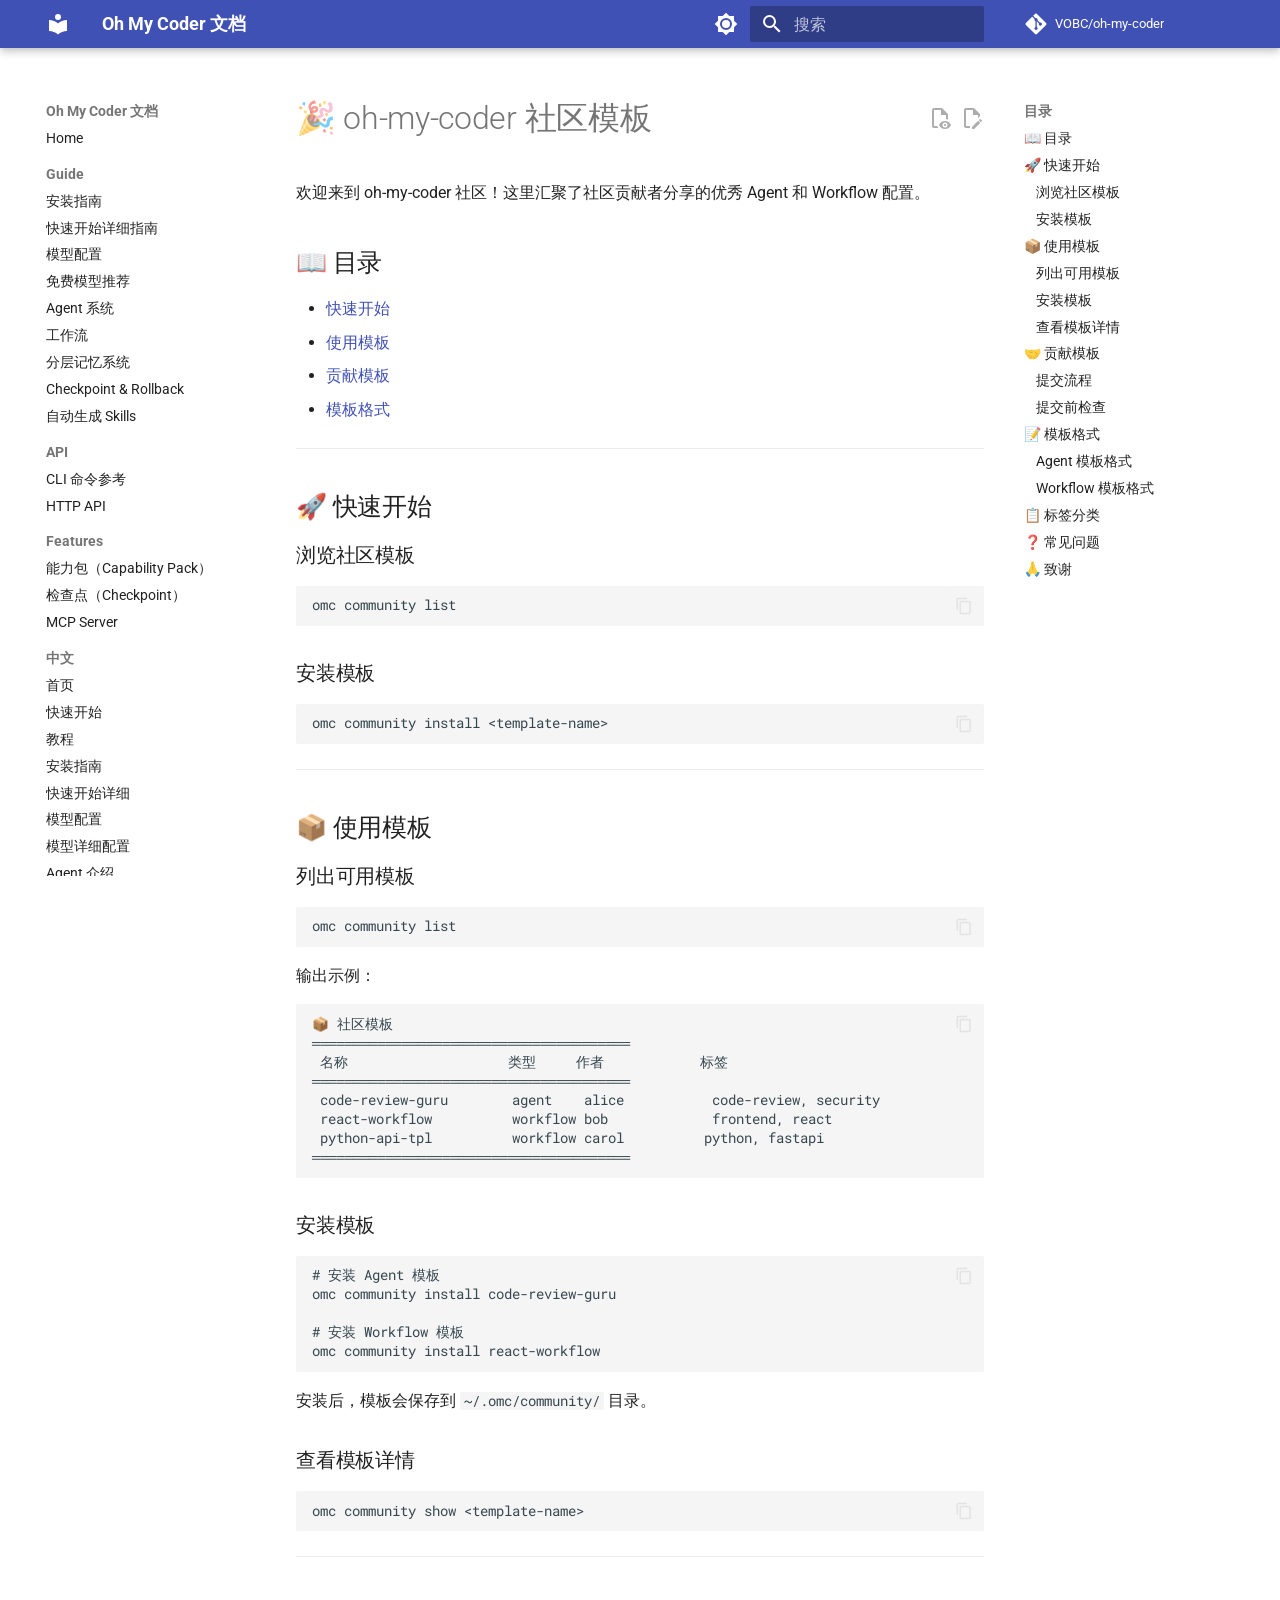
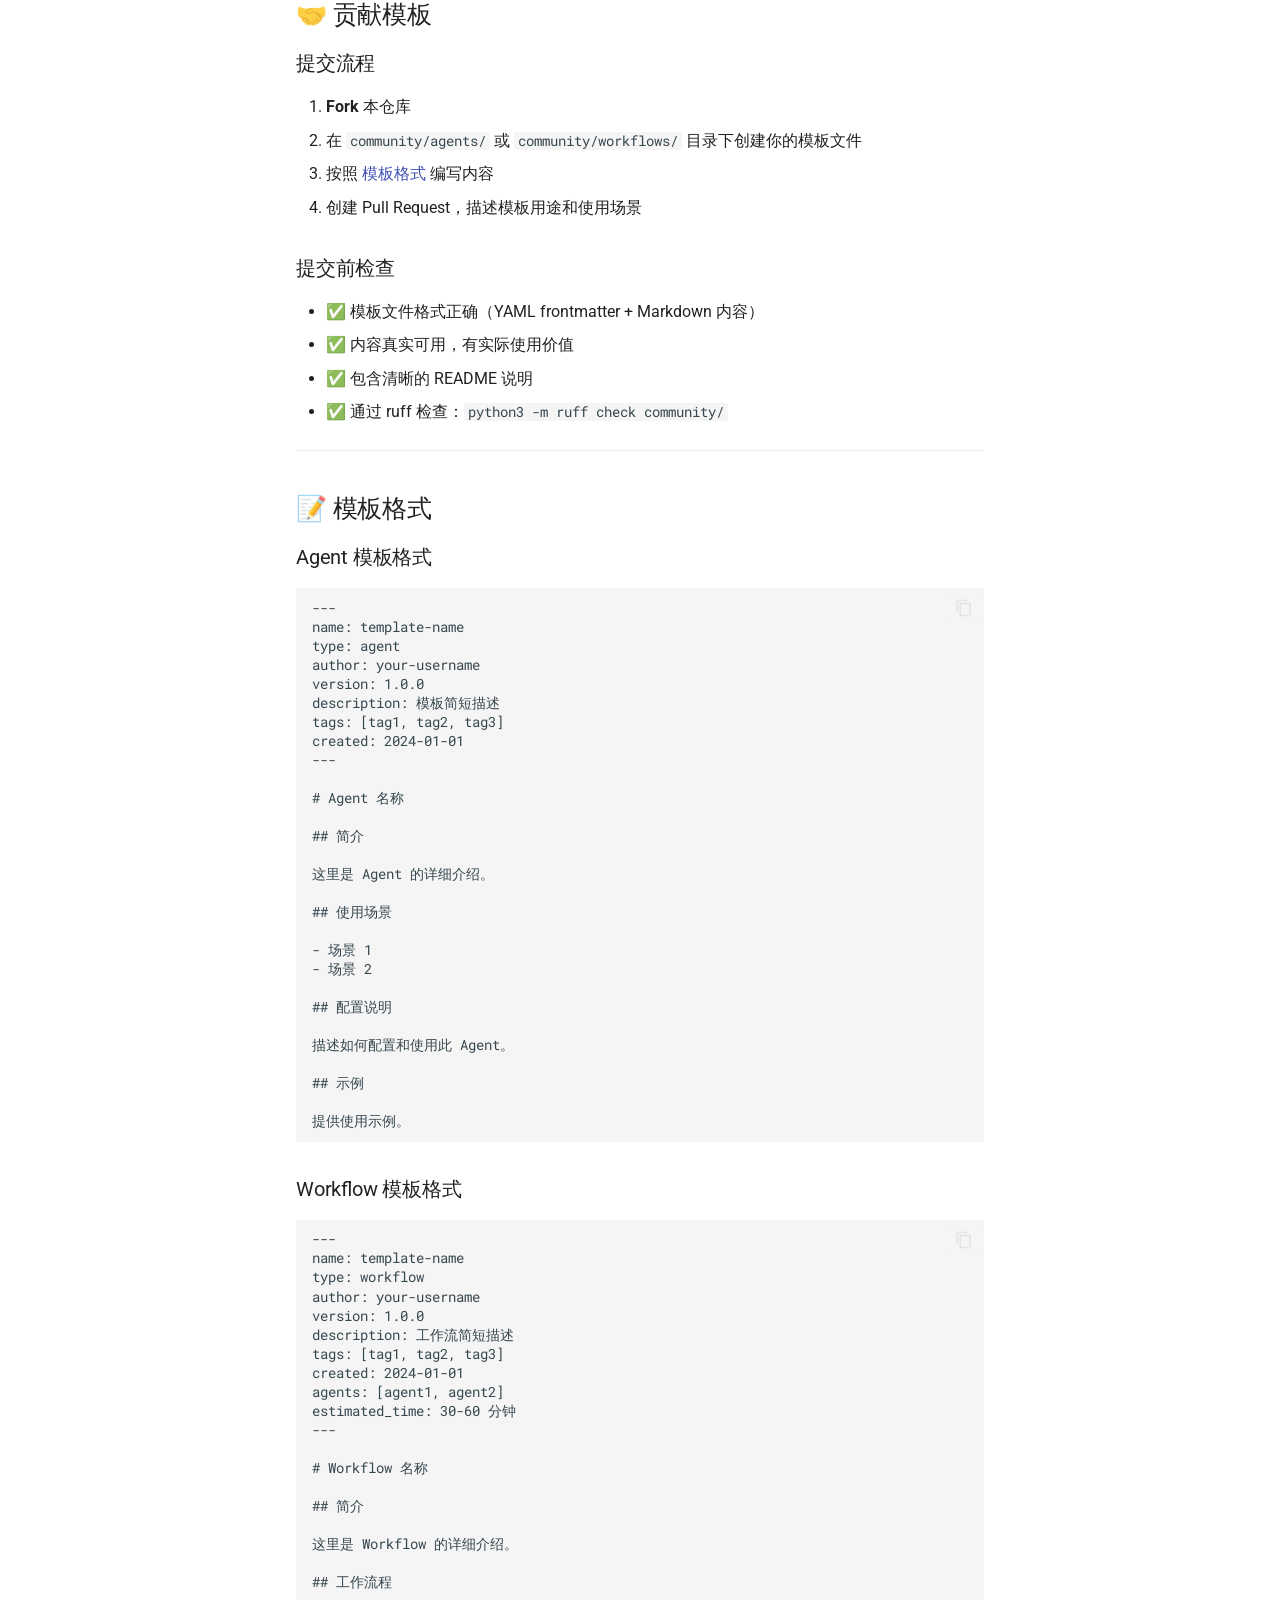
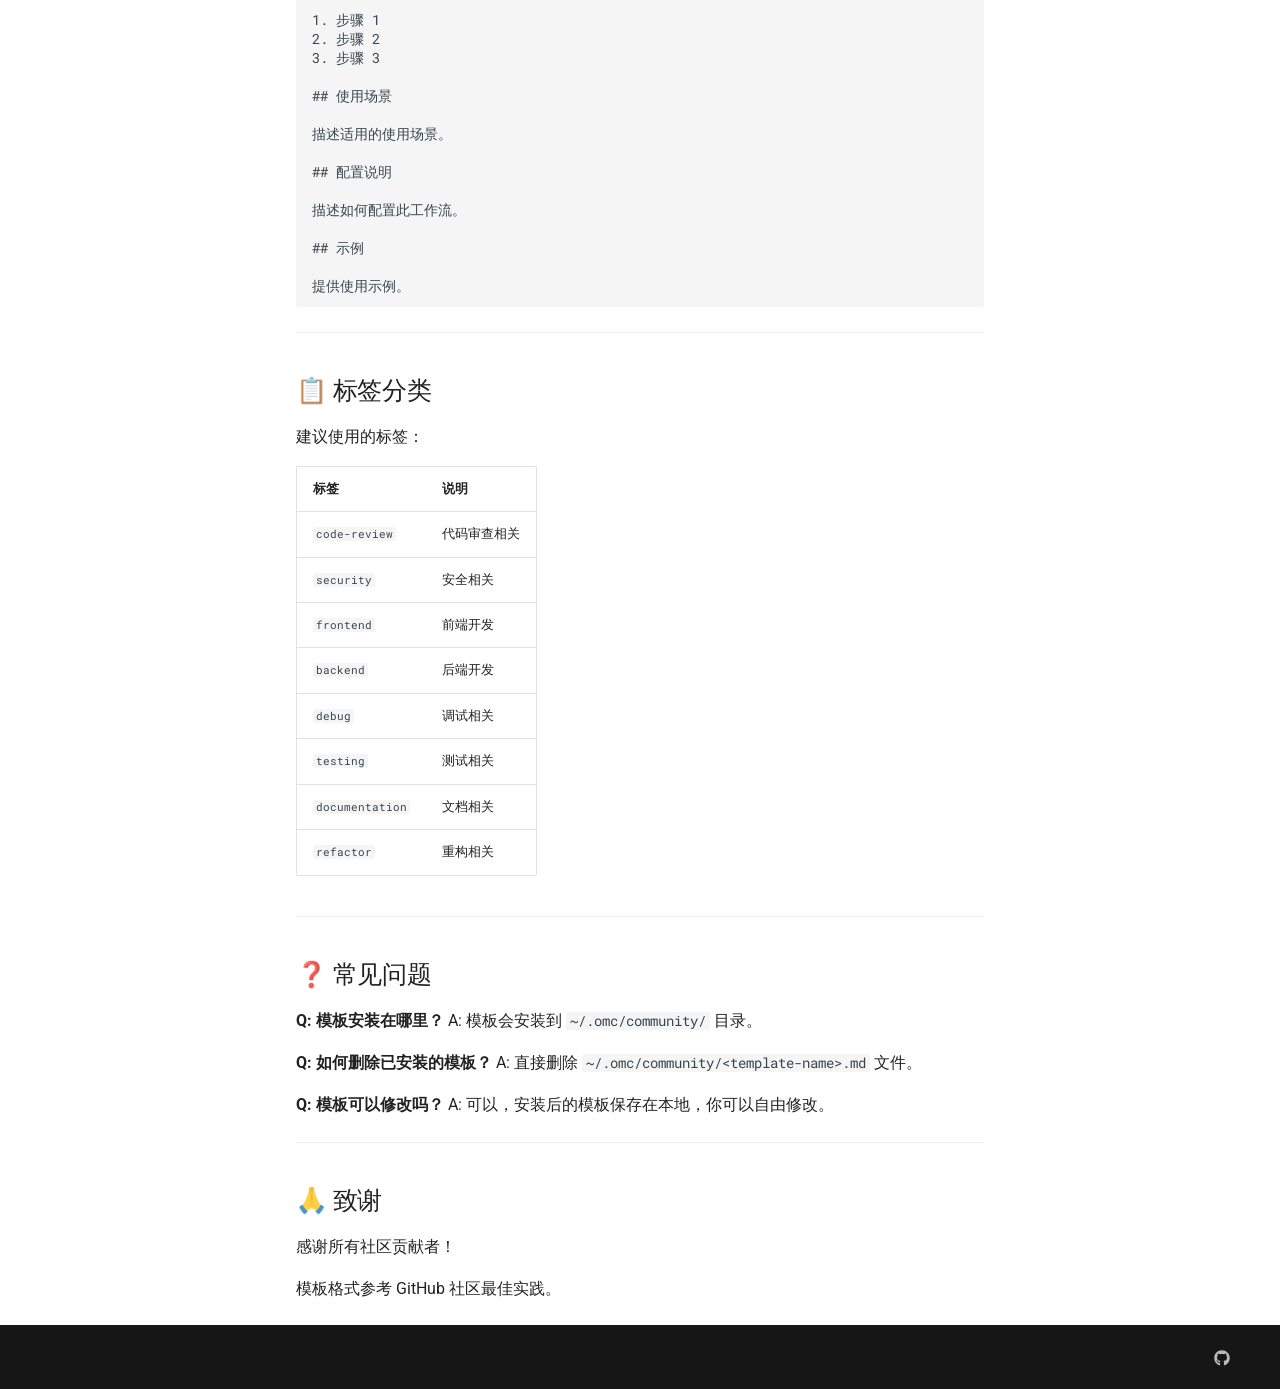
<file: community/index.html>
<!doctype html>
<html lang="zh" class="no-js">
  <head>
    
      <meta charset="utf-8">
      <meta name="viewport" content="width=device-width,initial-scale=1">
      
        <meta name="description" content="🤖 多智能体 AI 编程助手，支持国内大模型，31 个专业 Agent，多 Agent 协作">
      
      
        <meta name="author" content="VOBC">
      
      
        <link rel="canonical" href="https://vobc.github.io/oh-my-coder/community/">
      
      
      
      
        
      
      
      <link rel="icon" href="../assets/images/favicon.png">
      <meta name="generator" content="mkdocs-1.6.1, mkdocs-material-9.7.6">
    
    
      
        <title>🎉 oh-my-coder 社区模板 - Oh My Coder 文档</title>
      
    
    
      <link rel="stylesheet" href="../assets/stylesheets/main.484c7ddc.min.css">
      
        
        <link rel="stylesheet" href="../assets/stylesheets/palette.ab4e12ef.min.css">
      
      


    
    
      
    
    
      
        
        
        <link rel="preconnect" href="https://fonts.gstatic.com" crossorigin>
        <link rel="stylesheet" href="https://fonts.googleapis.com/css?family=Roboto:300,300i,400,400i,700,700i%7CRoboto+Mono:400,400i,700,700i&display=fallback">
        <style>:root{--md-text-font:"Roboto";--md-code-font:"Roboto Mono"}</style>
      
    
    
    <script>__md_scope=new URL("..",location),__md_hash=e=>[...e].reduce(((e,_)=>(e<<5)-e+_.charCodeAt(0)),0),__md_get=(e,_=localStorage,t=__md_scope)=>JSON.parse(_.getItem(t.pathname+"."+e)),__md_set=(e,_,t=localStorage,a=__md_scope)=>{try{t.setItem(a.pathname+"."+e,JSON.stringify(_))}catch(e){}}</script>
    
      
  


  
  

<script id="__analytics">function __md_analytics(){function e(){dataLayer.push(arguments)}window.dataLayer=window.dataLayer||[],e("js",new Date),e("config","G-XXXXXXXXXX"),document.addEventListener("DOMContentLoaded",(function(){document.forms.search&&document.forms.search.query.addEventListener("blur",(function(){this.value&&e("event","search",{search_term:this.value})}));document$.subscribe((function(){var t=document.forms.feedback;if(void 0!==t)for(var a of t.querySelectorAll("[type=submit]"))a.addEventListener("click",(function(a){a.preventDefault();var n=document.location.pathname,d=this.getAttribute("data-md-value");e("event","feedback",{page:n,data:d}),t.firstElementChild.disabled=!0;var r=t.querySelector(".md-feedback__note [data-md-value='"+d+"']");r&&(r.hidden=!1)})),t.hidden=!1})),location$.subscribe((function(t){e("config","G-XXXXXXXXXX",{page_path:t.pathname})}))}));var t=document.createElement("script");t.async=!0,t.src="https://www.googletagmanager.com/gtag/js?id=G-XXXXXXXXXX",document.getElementById("__analytics").insertAdjacentElement("afterEnd",t)}</script>
  
    <script>"undefined"!=typeof __md_analytics&&__md_analytics()</script>
  

    
    
  </head>
  
  
    
    
      
    
    
    
    
    <body dir="ltr" data-md-color-scheme="default" data-md-color-primary="indigo" data-md-color-accent="indigo">
  
    
    <input class="md-toggle" data-md-toggle="drawer" type="checkbox" id="__drawer" autocomplete="off">
    <input class="md-toggle" data-md-toggle="search" type="checkbox" id="__search" autocomplete="off">
    <label class="md-overlay" for="__drawer"></label>
    <div data-md-component="skip">
      
        
        <a href="#oh-my-coder" class="md-skip">
          跳转至
        </a>
      
    </div>
    <div data-md-component="announce">
      
    </div>
    
    
      

  

<header class="md-header md-header--shadow" data-md-component="header">
  <nav class="md-header__inner md-grid" aria-label="页眉">
    <a href=".." title="Oh My Coder 文档" class="md-header__button md-logo" aria-label="Oh My Coder 文档" data-md-component="logo">
      
  
  <svg xmlns="http://www.w3.org/2000/svg" viewBox="0 0 24 24"><path d="M12 8a3 3 0 0 0 3-3 3 3 0 0 0-3-3 3 3 0 0 0-3 3 3 3 0 0 0 3 3m0 3.54C9.64 9.35 6.5 8 3 8v11c3.5 0 6.64 1.35 9 3.54 2.36-2.19 5.5-3.54 9-3.54V8c-3.5 0-6.64 1.35-9 3.54"/></svg>

    </a>
    <label class="md-header__button md-icon" for="__drawer">
      
      <svg xmlns="http://www.w3.org/2000/svg" viewBox="0 0 24 24"><path d="M3 6h18v2H3zm0 5h18v2H3zm0 5h18v2H3z"/></svg>
    </label>
    <div class="md-header__title" data-md-component="header-title">
      <div class="md-header__ellipsis">
        <div class="md-header__topic">
          <span class="md-ellipsis">
            Oh My Coder 文档
          </span>
        </div>
        <div class="md-header__topic" data-md-component="header-topic">
          <span class="md-ellipsis">
            
              🎉 oh-my-coder 社区模板
            
          </span>
        </div>
      </div>
    </div>
    
      
        <form class="md-header__option" data-md-component="palette">
  
    
    
    
    <input class="md-option" data-md-color-media="(prefers-color-scheme: light)" data-md-color-scheme="default" data-md-color-primary="indigo" data-md-color-accent="indigo"  aria-label="切换到深色模式"  type="radio" name="__palette" id="__palette_0">
    
      <label class="md-header__button md-icon" title="切换到深色模式" for="__palette_1" hidden>
        <svg xmlns="http://www.w3.org/2000/svg" viewBox="0 0 24 24"><path d="M12 8a4 4 0 0 0-4 4 4 4 0 0 0 4 4 4 4 0 0 0 4-4 4 4 0 0 0-4-4m0 10a6 6 0 0 1-6-6 6 6 0 0 1 6-6 6 6 0 0 1 6 6 6 6 0 0 1-6 6m8-9.31V4h-4.69L12 .69 8.69 4H4v4.69L.69 12 4 15.31V20h4.69L12 23.31 15.31 20H20v-4.69L23.31 12z"/></svg>
      </label>
    
  
    
    
    
    <input class="md-option" data-md-color-media="(prefers-color-scheme: dark)" data-md-color-scheme="slate" data-md-color-primary="indigo" data-md-color-accent="indigo"  aria-label="切换到浅色模式"  type="radio" name="__palette" id="__palette_1">
    
      <label class="md-header__button md-icon" title="切换到浅色模式" for="__palette_0" hidden>
        <svg xmlns="http://www.w3.org/2000/svg" viewBox="0 0 24 24"><path d="M12 18c-.89 0-1.74-.2-2.5-.55C11.56 16.5 13 14.42 13 12s-1.44-4.5-3.5-5.45C10.26 6.2 11.11 6 12 6a6 6 0 0 1 6 6 6 6 0 0 1-6 6m8-9.31V4h-4.69L12 .69 8.69 4H4v4.69L.69 12 4 15.31V20h4.69L12 23.31 15.31 20H20v-4.69L23.31 12z"/></svg>
      </label>
    
  
</form>
      
    
    
      <script>var palette=__md_get("__palette");if(palette&&palette.color){if("(prefers-color-scheme)"===palette.color.media){var media=matchMedia("(prefers-color-scheme: light)"),input=document.querySelector(media.matches?"[data-md-color-media='(prefers-color-scheme: light)']":"[data-md-color-media='(prefers-color-scheme: dark)']");palette.color.media=input.getAttribute("data-md-color-media"),palette.color.scheme=input.getAttribute("data-md-color-scheme"),palette.color.primary=input.getAttribute("data-md-color-primary"),palette.color.accent=input.getAttribute("data-md-color-accent")}for(var[key,value]of Object.entries(palette.color))document.body.setAttribute("data-md-color-"+key,value)}</script>
    
    
    
      
      
        <label class="md-header__button md-icon" for="__search">
          
          <svg xmlns="http://www.w3.org/2000/svg" viewBox="0 0 24 24"><path d="M9.5 3A6.5 6.5 0 0 1 16 9.5c0 1.61-.59 3.09-1.56 4.23l.27.27h.79l5 5-1.5 1.5-5-5v-.79l-.27-.27A6.52 6.52 0 0 1 9.5 16 6.5 6.5 0 0 1 3 9.5 6.5 6.5 0 0 1 9.5 3m0 2C7 5 5 7 5 9.5S7 14 9.5 14 14 12 14 9.5 12 5 9.5 5"/></svg>
        </label>
        <div class="md-search" data-md-component="search" role="dialog">
  <label class="md-search__overlay" for="__search"></label>
  <div class="md-search__inner" role="search">
    <form class="md-search__form" name="search">
      <input type="text" class="md-search__input" name="query" aria-label="搜索" placeholder="搜索" autocapitalize="off" autocorrect="off" autocomplete="off" spellcheck="false" data-md-component="search-query" required>
      <label class="md-search__icon md-icon" for="__search">
        
        <svg xmlns="http://www.w3.org/2000/svg" viewBox="0 0 24 24"><path d="M9.5 3A6.5 6.5 0 0 1 16 9.5c0 1.61-.59 3.09-1.56 4.23l.27.27h.79l5 5-1.5 1.5-5-5v-.79l-.27-.27A6.52 6.52 0 0 1 9.5 16 6.5 6.5 0 0 1 3 9.5 6.5 6.5 0 0 1 9.5 3m0 2C7 5 5 7 5 9.5S7 14 9.5 14 14 12 14 9.5 12 5 9.5 5"/></svg>
        
        <svg xmlns="http://www.w3.org/2000/svg" viewBox="0 0 24 24"><path d="M20 11v2H8l5.5 5.5-1.42 1.42L4.16 12l7.92-7.92L13.5 5.5 8 11z"/></svg>
      </label>
      <nav class="md-search__options" aria-label="查找">
        
        <button type="reset" class="md-search__icon md-icon" title="清空当前内容" aria-label="清空当前内容" tabindex="-1">
          
          <svg xmlns="http://www.w3.org/2000/svg" viewBox="0 0 24 24"><path d="M19 6.41 17.59 5 12 10.59 6.41 5 5 6.41 10.59 12 5 17.59 6.41 19 12 13.41 17.59 19 19 17.59 13.41 12z"/></svg>
        </button>
      </nav>
      
        <div class="md-search__suggest" data-md-component="search-suggest"></div>
      
    </form>
    <div class="md-search__output">
      <div class="md-search__scrollwrap" tabindex="0" data-md-scrollfix>
        <div class="md-search-result" data-md-component="search-result">
          <div class="md-search-result__meta">
            正在初始化搜索引擎
          </div>
          <ol class="md-search-result__list" role="presentation"></ol>
        </div>
      </div>
    </div>
  </div>
</div>
      
    
    
      <div class="md-header__source">
        <a href="https://github.com/VOBC/oh-my-coder" title="前往仓库" class="md-source" data-md-component="source">
  <div class="md-source__icon md-icon">
    
    <svg xmlns="http://www.w3.org/2000/svg" viewBox="0 0 448 512"><!--! Font Awesome Free 7.1.0 by @fontawesome - https://fontawesome.com License - https://fontawesome.com/license/free (Icons: CC BY 4.0, Fonts: SIL OFL 1.1, Code: MIT License) Copyright 2025 Fonticons, Inc.--><path d="M439.6 236.1 244 40.5c-5.4-5.5-12.8-8.5-20.4-8.5s-15 3-20.4 8.4L162.5 81l51.5 51.5c27.1-9.1 52.7 16.8 43.4 43.7l49.7 49.7c34.2-11.8 61.2 31 35.5 56.7-26.5 26.5-70.2-2.9-56-37.3L240.3 199v121.9c25.3 12.5 22.3 41.8 9.1 55-6.4 6.4-15.2 10.1-24.3 10.1s-17.8-3.6-24.3-10.1c-17.6-17.6-11.1-46.9 11.2-56v-123c-20.8-8.5-24.6-30.7-18.6-45L142.6 101 8.5 235.1C3 240.6 0 247.9 0 255.5s3 15 8.5 20.4l195.6 195.7c5.4 5.4 12.7 8.4 20.4 8.4s15-3 20.4-8.4l194.7-194.7c5.4-5.4 8.4-12.8 8.4-20.4s-3-15-8.4-20.4"/></svg>
  </div>
  <div class="md-source__repository">
    VOBC/oh-my-coder
  </div>
</a>
      </div>
    
  </nav>
  
</header>
    
    <div class="md-container" data-md-component="container">
      
      
        
          
        
      
      <main class="md-main" data-md-component="main">
        <div class="md-main__inner md-grid">
          
            
              
              <div class="md-sidebar md-sidebar--primary" data-md-component="sidebar" data-md-type="navigation" >
                <div class="md-sidebar__scrollwrap">
                  <div class="md-sidebar__inner">
                    



<nav class="md-nav md-nav--primary" aria-label="导航栏" data-md-level="0">
  <label class="md-nav__title" for="__drawer">
    <a href=".." title="Oh My Coder 文档" class="md-nav__button md-logo" aria-label="Oh My Coder 文档" data-md-component="logo">
      
  
  <svg xmlns="http://www.w3.org/2000/svg" viewBox="0 0 24 24"><path d="M12 8a3 3 0 0 0 3-3 3 3 0 0 0-3-3 3 3 0 0 0-3 3 3 3 0 0 0 3 3m0 3.54C9.64 9.35 6.5 8 3 8v11c3.5 0 6.64 1.35 9 3.54 2.36-2.19 5.5-3.54 9-3.54V8c-3.5 0-6.64 1.35-9 3.54"/></svg>

    </a>
    Oh My Coder 文档
  </label>
  
    <div class="md-nav__source">
      <a href="https://github.com/VOBC/oh-my-coder" title="前往仓库" class="md-source" data-md-component="source">
  <div class="md-source__icon md-icon">
    
    <svg xmlns="http://www.w3.org/2000/svg" viewBox="0 0 448 512"><!--! Font Awesome Free 7.1.0 by @fontawesome - https://fontawesome.com License - https://fontawesome.com/license/free (Icons: CC BY 4.0, Fonts: SIL OFL 1.1, Code: MIT License) Copyright 2025 Fonticons, Inc.--><path d="M439.6 236.1 244 40.5c-5.4-5.5-12.8-8.5-20.4-8.5s-15 3-20.4 8.4L162.5 81l51.5 51.5c27.1-9.1 52.7 16.8 43.4 43.7l49.7 49.7c34.2-11.8 61.2 31 35.5 56.7-26.5 26.5-70.2-2.9-56-37.3L240.3 199v121.9c25.3 12.5 22.3 41.8 9.1 55-6.4 6.4-15.2 10.1-24.3 10.1s-17.8-3.6-24.3-10.1c-17.6-17.6-11.1-46.9 11.2-56v-123c-20.8-8.5-24.6-30.7-18.6-45L142.6 101 8.5 235.1C3 240.6 0 247.9 0 255.5s3 15 8.5 20.4l195.6 195.7c5.4 5.4 12.7 8.4 20.4 8.4s15-3 20.4-8.4l194.7-194.7c5.4-5.4 8.4-12.8 8.4-20.4s-3-15-8.4-20.4"/></svg>
  </div>
  <div class="md-source__repository">
    VOBC/oh-my-coder
  </div>
</a>
    </div>
  
  <ul class="md-nav__list" data-md-scrollfix>
    
      
      
  
  
  
  
    <li class="md-nav__item">
      <a href=".." class="md-nav__link">
        
  
  
  <span class="md-ellipsis">
    
  
    Home
  

    
  </span>
  
  

      </a>
    </li>
  

    
      
      
  
  
  
  
    
    
    
    
      
        
        
      
    
    
    <li class="md-nav__item md-nav__item--section md-nav__item--nested">
      
        
        
          
        
        <input class="md-nav__toggle md-toggle md-toggle--indeterminate" type="checkbox" id="__nav_2" >
        
          
          <label class="md-nav__link" for="__nav_2" id="__nav_2_label" tabindex="">
            
  
  
  <span class="md-ellipsis">
    
  
    Guide
  

    
  </span>
  
  

            <span class="md-nav__icon md-icon"></span>
          </label>
        
        <nav class="md-nav" data-md-level="1" aria-labelledby="__nav_2_label" aria-expanded="false">
          <label class="md-nav__title" for="__nav_2">
            <span class="md-nav__icon md-icon"></span>
            
  
    Guide
  

          </label>
          <ul class="md-nav__list" data-md-scrollfix>
            
              
                
  
  
  
  
    <li class="md-nav__item">
      <a href="../guide/install/" class="md-nav__link">
        
  
  
  <span class="md-ellipsis">
    
  
    安装指南
  

    
  </span>
  
  

      </a>
    </li>
  

              
            
              
                
  
  
  
  
    <li class="md-nav__item">
      <a href="../guide/quick-start/" class="md-nav__link">
        
  
  
  <span class="md-ellipsis">
    
  
    快速开始详细指南
  

    
  </span>
  
  

      </a>
    </li>
  

              
            
              
                
  
  
  
  
    <li class="md-nav__item">
      <a href="../guide/models/" class="md-nav__link">
        
  
  
  <span class="md-ellipsis">
    
  
    模型配置
  

    
  </span>
  
  

      </a>
    </li>
  

              
            
              
                
  
  
  
  
    <li class="md-nav__item">
      <a href="../guide/free-models/" class="md-nav__link">
        
  
  
  <span class="md-ellipsis">
    
  
    免费模型推荐
  

    
  </span>
  
  

      </a>
    </li>
  

              
            
              
                
  
  
  
  
    <li class="md-nav__item">
      <a href="../guide/agents/" class="md-nav__link">
        
  
  
  <span class="md-ellipsis">
    
  
    Agent 系统
  

    
  </span>
  
  

      </a>
    </li>
  

              
            
              
                
  
  
  
  
    <li class="md-nav__item">
      <a href="../guide/workflows/" class="md-nav__link">
        
  
  
  <span class="md-ellipsis">
    
  
    工作流
  

    
  </span>
  
  

      </a>
    </li>
  

              
            
              
                
  
  
  
  
    <li class="md-nav__item">
      <a href="../guide/memory-system/" class="md-nav__link">
        
  
  
  <span class="md-ellipsis">
    
  
    分层记忆系统
  

    
  </span>
  
  

      </a>
    </li>
  

              
            
              
                
  
  
  
  
    <li class="md-nav__item">
      <a href="../guide/checkpoint/" class="md-nav__link">
        
  
  
  <span class="md-ellipsis">
    
  
    Checkpoint &amp; Rollback
  

    
  </span>
  
  

      </a>
    </li>
  

              
            
              
                
  
  
  
  
    <li class="md-nav__item">
      <a href="../guide/auto-skill/" class="md-nav__link">
        
  
  
  <span class="md-ellipsis">
    
  
    自动生成 Skills
  

    
  </span>
  
  

      </a>
    </li>
  

              
            
          </ul>
        </nav>
      
    </li>
  

    
      
      
  
  
  
  
    
    
    
    
      
        
        
      
    
    
    <li class="md-nav__item md-nav__item--section md-nav__item--nested">
      
        
        
          
        
        <input class="md-nav__toggle md-toggle md-toggle--indeterminate" type="checkbox" id="__nav_3" >
        
          
          <label class="md-nav__link" for="__nav_3" id="__nav_3_label" tabindex="">
            
  
  
  <span class="md-ellipsis">
    
  
    API
  

    
  </span>
  
  

            <span class="md-nav__icon md-icon"></span>
          </label>
        
        <nav class="md-nav" data-md-level="1" aria-labelledby="__nav_3_label" aria-expanded="false">
          <label class="md-nav__title" for="__nav_3">
            <span class="md-nav__icon md-icon"></span>
            
  
    API
  

          </label>
          <ul class="md-nav__list" data-md-scrollfix>
            
              
                
  
  
  
  
    <li class="md-nav__item">
      <a href="../api/cli/" class="md-nav__link">
        
  
  
  <span class="md-ellipsis">
    
  
    CLI 命令参考
  

    
  </span>
  
  

      </a>
    </li>
  

              
            
              
                
  
  
  
  
    <li class="md-nav__item">
      <a href="../api/http-api/" class="md-nav__link">
        
  
  
  <span class="md-ellipsis">
    
  
    HTTP API
  

    
  </span>
  
  

      </a>
    </li>
  

              
            
          </ul>
        </nav>
      
    </li>
  

    
      
      
  
  
  
  
    
    
    
    
      
        
        
      
    
    
    <li class="md-nav__item md-nav__item--section md-nav__item--nested">
      
        
        
          
        
        <input class="md-nav__toggle md-toggle md-toggle--indeterminate" type="checkbox" id="__nav_4" >
        
          
          <label class="md-nav__link" for="__nav_4" id="__nav_4_label" tabindex="">
            
  
  
  <span class="md-ellipsis">
    
  
    Features
  

    
  </span>
  
  

            <span class="md-nav__icon md-icon"></span>
          </label>
        
        <nav class="md-nav" data-md-level="1" aria-labelledby="__nav_4_label" aria-expanded="false">
          <label class="md-nav__title" for="__nav_4">
            <span class="md-nav__icon md-icon"></span>
            
  
    Features
  

          </label>
          <ul class="md-nav__list" data-md-scrollfix>
            
              
                
  
  
  
  
    <li class="md-nav__item">
      <a href="../features/capability-pack/" class="md-nav__link">
        
  
  
  <span class="md-ellipsis">
    
  
    能力包（Capability Pack）
  

    
  </span>
  
  

      </a>
    </li>
  

              
            
              
                
  
  
  
  
    <li class="md-nav__item">
      <a href="../features/checkpoint/" class="md-nav__link">
        
  
  
  <span class="md-ellipsis">
    
  
    检查点（Checkpoint）
  

    
  </span>
  
  

      </a>
    </li>
  

              
            
              
                
  
  
  
  
    <li class="md-nav__item">
      <a href="../features/mcp-server/" class="md-nav__link">
        
  
  
  <span class="md-ellipsis">
    
  
    MCP Server
  

    
  </span>
  
  

      </a>
    </li>
  

              
            
          </ul>
        </nav>
      
    </li>
  

    
      
      
  
  
  
  
    
    
    
    
      
        
        
      
    
    
    <li class="md-nav__item md-nav__item--section md-nav__item--nested">
      
        
        
          
        
        <input class="md-nav__toggle md-toggle md-toggle--indeterminate" type="checkbox" id="__nav_5" >
        
          
          <label class="md-nav__link" for="__nav_5" id="__nav_5_label" tabindex="">
            
  
  
  <span class="md-ellipsis">
    
  
    中文
  

    
  </span>
  
  

            <span class="md-nav__icon md-icon"></span>
          </label>
        
        <nav class="md-nav" data-md-level="1" aria-labelledby="__nav_5_label" aria-expanded="false">
          <label class="md-nav__title" for="__nav_5">
            <span class="md-nav__icon md-icon"></span>
            
  
    中文
  

          </label>
          <ul class="md-nav__list" data-md-scrollfix>
            
              
                
  
  
  
  
    <li class="md-nav__item">
      <a href="../zh/" class="md-nav__link">
        
  
  
  <span class="md-ellipsis">
    
  
    首页
  

    
  </span>
  
  

      </a>
    </li>
  

              
            
              
                
  
  
  
  
    <li class="md-nav__item">
      <a href="../zh/getting-started/" class="md-nav__link">
        
  
  
  <span class="md-ellipsis">
    
  
    快速开始
  

    
  </span>
  
  

      </a>
    </li>
  

              
            
              
                
  
  
  
  
    <li class="md-nav__item">
      <a href="../zh/tutorials/" class="md-nav__link">
        
  
  
  <span class="md-ellipsis">
    
  
    教程
  

    
  </span>
  
  

      </a>
    </li>
  

              
            
              
                
  
  
  
  
    <li class="md-nav__item">
      <a href="../zh/guide/install/" class="md-nav__link">
        
  
  
  <span class="md-ellipsis">
    
  
    安装指南
  

    
  </span>
  
  

      </a>
    </li>
  

              
            
              
                
  
  
  
  
    <li class="md-nav__item">
      <a href="../zh/guide/quick-start/" class="md-nav__link">
        
  
  
  <span class="md-ellipsis">
    
  
    快速开始详细
  

    
  </span>
  
  

      </a>
    </li>
  

              
            
              
                
  
  
  
  
    <li class="md-nav__item">
      <a href="../zh/guide/models/" class="md-nav__link">
        
  
  
  <span class="md-ellipsis">
    
  
    模型配置
  

    
  </span>
  
  

      </a>
    </li>
  

              
            
              
                
  
  
  
  
    <li class="md-nav__item">
      <a href="../zh/guide/model-config/" class="md-nav__link">
        
  
  
  <span class="md-ellipsis">
    
  
    模型详细配置
  

    
  </span>
  
  

      </a>
    </li>
  

              
            
              
                
  
  
  
  
    <li class="md-nav__item">
      <a href="../zh/guide/agents/" class="md-nav__link">
        
  
  
  <span class="md-ellipsis">
    
  
    Agent 介绍
  

    
  </span>
  
  

      </a>
    </li>
  

              
            
              
                
  
  
  
  
    <li class="md-nav__item">
      <a href="../zh/guide/workflows/" class="md-nav__link">
        
  
  
  <span class="md-ellipsis">
    
  
    工作流说明
  

    
  </span>
  
  

      </a>
    </li>
  

              
            
              
                
  
  
  
  
    <li class="md-nav__item">
      <a href="../zh/guide/deployment/" class="md-nav__link">
        
  
  
  <span class="md-ellipsis">
    
  
    部署说明
  

    
  </span>
  
  

      </a>
    </li>
  

              
            
              
                
  
  
  
  
    <li class="md-nav__item">
      <a href="../zh/guide/comparison/" class="md-nav__link">
        
  
  
  <span class="md-ellipsis">
    
  
    竞品对比
  

    
  </span>
  
  

      </a>
    </li>
  

              
            
              
                
  
  
  
  
    <li class="md-nav__item">
      <a href="../zh/FAQ/" class="md-nav__link">
        
  
  
  <span class="md-ellipsis">
    
  
    常见问题
  

    
  </span>
  
  

      </a>
    </li>
  

              
            
              
                
  
  
  
  
    
    
    
    
      
    
    
    <li class="md-nav__item md-nav__item--nested">
      
        
        
          
        
        <input class="md-nav__toggle md-toggle md-toggle--indeterminate" type="checkbox" id="__nav_5_13" >
        
          
          <label class="md-nav__link" for="__nav_5_13" id="__nav_5_13_label" tabindex="0">
            
  
  
  <span class="md-ellipsis">
    
  
    功能特性
  

    
  </span>
  
  

            <span class="md-nav__icon md-icon"></span>
          </label>
        
        <nav class="md-nav" data-md-level="2" aria-labelledby="__nav_5_13_label" aria-expanded="false">
          <label class="md-nav__title" for="__nav_5_13">
            <span class="md-nav__icon md-icon"></span>
            
  
    功能特性
  

          </label>
          <ul class="md-nav__list" data-md-scrollfix>
            
              
                
  
  
  
  
    <li class="md-nav__item">
      <a href="../zh/features/active-learning/" class="md-nav__link">
        
  
  
  <span class="md-ellipsis">
    
  
    🧠 主动学习模块
  

    
  </span>
  
  

      </a>
    </li>
  

              
            
              
                
  
  
  
  
    <li class="md-nav__item">
      <a href="../zh/features/capability-pack/" class="md-nav__link">
        
  
  
  <span class="md-ellipsis">
    
  
    能力包（Capability Pack）
  

    
  </span>
  
  

      </a>
    </li>
  

              
            
              
                
  
  
  
  
    <li class="md-nav__item">
      <a href="../zh/features/checkpoint/" class="md-nav__link">
        
  
  
  <span class="md-ellipsis">
    
  
    检查点（Checkpoint）
  

    
  </span>
  
  

      </a>
    </li>
  

              
            
              
                
  
  
  
  
    <li class="md-nav__item">
      <a href="../zh/features/gep-protocol/" class="md-nav__link">
        
  
  
  <span class="md-ellipsis">
    
  
    🧬 GEP 协议支持 (WIP)
  

    
  </span>
  
  

      </a>
    </li>
  

              
            
              
                
  
  
  
  
    <li class="md-nav__item">
      <a href="../zh/features/mcp-server/" class="md-nav__link">
        
  
  
  <span class="md-ellipsis">
    
  
    MCP Server
  

    
  </span>
  
  

      </a>
    </li>
  

              
            
              
                
  
  
  
  
    <li class="md-nav__item">
      <a href="../zh/features/quest-mode/" class="md-nav__link">
        
  
  
  <span class="md-ellipsis">
    
  
    🧙 Quest Mode（异步自主编程）
  

    
  </span>
  
  

      </a>
    </li>
  

              
            
          </ul>
        </nav>
      
    </li>
  

              
            
              
                
  
  
  
  
    
    
    
    
      
    
    
    <li class="md-nav__item md-nav__item--nested">
      
        
        
          
        
        <input class="md-nav__toggle md-toggle md-toggle--indeterminate" type="checkbox" id="__nav_5_14" >
        
          
          <label class="md-nav__link" for="__nav_5_14" id="__nav_5_14_label" tabindex="0">
            
  
  
  <span class="md-ellipsis">
    
  
    开发文档
  

    
  </span>
  
  

            <span class="md-nav__icon md-icon"></span>
          </label>
        
        <nav class="md-nav" data-md-level="2" aria-labelledby="__nav_5_14_label" aria-expanded="false">
          <label class="md-nav__title" for="__nav_5_14">
            <span class="md-nav__icon md-icon"></span>
            
  
    开发文档
  

          </label>
          <ul class="md-nav__list" data-md-scrollfix>
            
              
                
  
  
  
  
    <li class="md-nav__item">
      <a href="../zh/dev/architecture/" class="md-nav__link">
        
  
  
  <span class="md-ellipsis">
    
  
    Oh My Coder 架构设计
  

    
  </span>
  
  

      </a>
    </li>
  

              
            
              
                
  
  
  
  
    <li class="md-nav__item">
      <a href="../zh/dev/development-report/" class="md-nav__link">
        
  
  
  <span class="md-ellipsis">
    
  
    中长期功能开发报告
  

    
  </span>
  
  

      </a>
    </li>
  

              
            
              
                
  
  
  
  
    <li class="md-nav__item">
      <a href="../zh/dev/progress/" class="md-nav__link">
        
  
  
  <span class="md-ellipsis">
    
  
    📊 开发进度
  

    
  </span>
  
  

      </a>
    </li>
  

              
            
              
                
  
  
  
  
    <li class="md-nav__item">
      <a href="../zh/dev/task-tracking/" class="md-nav__link">
        
  
  
  <span class="md-ellipsis">
    
  
    代可行 - 开发任务文档
  

    
  </span>
  
  

      </a>
    </li>
  

              
            
              
                
  
  
  
  
    <li class="md-nav__item">
      <a href="../zh/dev/testing/" class="md-nav__link">
        
  
  
  <span class="md-ellipsis">
    
  
    🧪 测试
  

    
  </span>
  
  

      </a>
    </li>
  

              
            
          </ul>
        </nav>
      
    </li>
  

              
            
              
                
  
  
  
  
    
    
    
    
      
    
    
    <li class="md-nav__item md-nav__item--nested">
      
        
        
          
        
        <input class="md-nav__toggle md-toggle md-toggle--indeterminate" type="checkbox" id="__nav_5_15" >
        
          
          <label class="md-nav__link" for="__nav_5_15" id="__nav_5_15_label" tabindex="0">
            
  
  
  <span class="md-ellipsis">
    
  
    安全文档
  

    
  </span>
  
  

            <span class="md-nav__icon md-icon"></span>
          </label>
        
        <nav class="md-nav" data-md-level="2" aria-labelledby="__nav_5_15_label" aria-expanded="false">
          <label class="md-nav__title" for="__nav_5_15">
            <span class="md-nav__icon md-icon"></span>
            
  
    安全文档
  

          </label>
          <ul class="md-nav__list" data-md-scrollfix>
            
              
                
  
  
  
  
    <li class="md-nav__item">
      <a href="../zh/security/CODEQL_SOLUTIONS/" class="md-nav__link">
        
  
  
  <span class="md-ellipsis">
    
  
    CodeQL 解决方案库
  

    
  </span>
  
  

      </a>
    </li>
  

              
            
              
                
  
  
  
  
    <li class="md-nav__item">
      <a href="../zh/security/coding-guide/" class="md-nav__link">
        
  
  
  <span class="md-ellipsis">
    
  
    安全编码规范
  

    
  </span>
  
  

      </a>
    </li>
  

              
            
              
                
  
  
  
  
    <li class="md-nav__item">
      <a href="../zh/security/security-whackamole-investigation/" class="md-nav__link">
        
  
  
  <span class="md-ellipsis">
    
  
    GitHub Security "打地鼠" 问题深度调查报告
  

    
  </span>
  
  

      </a>
    </li>
  

              
            
              
                
  
  
  
  
    <li class="md-nav__item">
      <a href="../zh/security/user-guide/" class="md-nav__link">
        
  
  
  <span class="md-ellipsis">
    
  
    安全指南 - API密钥管理
  

    
  </span>
  
  

      </a>
    </li>
  

              
            
          </ul>
        </nav>
      
    </li>
  

              
            
          </ul>
        </nav>
      
    </li>
  

    
  </ul>
</nav>
                  </div>
                </div>
              </div>
            
            
              
              <div class="md-sidebar md-sidebar--secondary" data-md-component="sidebar" data-md-type="toc" >
                <div class="md-sidebar__scrollwrap">
                  <div class="md-sidebar__inner">
                    

<nav class="md-nav md-nav--secondary" aria-label="目录">
  
  
  
    
  
  
    <label class="md-nav__title" for="__toc">
      <span class="md-nav__icon md-icon"></span>
      目录
    </label>
    <ul class="md-nav__list" data-md-component="toc" data-md-scrollfix>
      
        <li class="md-nav__item">
  <a href="#_1" class="md-nav__link">
    <span class="md-ellipsis">
      
        📖 目录
      
    </span>
  </a>
  
</li>
      
        <li class="md-nav__item">
  <a href="#_2" class="md-nav__link">
    <span class="md-ellipsis">
      
        🚀 快速开始
      
    </span>
  </a>
  
    <nav class="md-nav" aria-label="🚀 快速开始">
      <ul class="md-nav__list">
        
          <li class="md-nav__item">
  <a href="#_3" class="md-nav__link">
    <span class="md-ellipsis">
      
        浏览社区模板
      
    </span>
  </a>
  
</li>
        
          <li class="md-nav__item">
  <a href="#_4" class="md-nav__link">
    <span class="md-ellipsis">
      
        安装模板
      
    </span>
  </a>
  
</li>
        
      </ul>
    </nav>
  
</li>
      
        <li class="md-nav__item">
  <a href="#_5" class="md-nav__link">
    <span class="md-ellipsis">
      
        📦 使用模板
      
    </span>
  </a>
  
    <nav class="md-nav" aria-label="📦 使用模板">
      <ul class="md-nav__list">
        
          <li class="md-nav__item">
  <a href="#_6" class="md-nav__link">
    <span class="md-ellipsis">
      
        列出可用模板
      
    </span>
  </a>
  
</li>
        
          <li class="md-nav__item">
  <a href="#_7" class="md-nav__link">
    <span class="md-ellipsis">
      
        安装模板
      
    </span>
  </a>
  
</li>
        
          <li class="md-nav__item">
  <a href="#_8" class="md-nav__link">
    <span class="md-ellipsis">
      
        查看模板详情
      
    </span>
  </a>
  
</li>
        
      </ul>
    </nav>
  
</li>
      
        <li class="md-nav__item">
  <a href="#_9" class="md-nav__link">
    <span class="md-ellipsis">
      
        🤝 贡献模板
      
    </span>
  </a>
  
    <nav class="md-nav" aria-label="🤝 贡献模板">
      <ul class="md-nav__list">
        
          <li class="md-nav__item">
  <a href="#_10" class="md-nav__link">
    <span class="md-ellipsis">
      
        提交流程
      
    </span>
  </a>
  
</li>
        
          <li class="md-nav__item">
  <a href="#_11" class="md-nav__link">
    <span class="md-ellipsis">
      
        提交前检查
      
    </span>
  </a>
  
</li>
        
      </ul>
    </nav>
  
</li>
      
        <li class="md-nav__item">
  <a href="#_12" class="md-nav__link">
    <span class="md-ellipsis">
      
        📝 模板格式
      
    </span>
  </a>
  
    <nav class="md-nav" aria-label="📝 模板格式">
      <ul class="md-nav__list">
        
          <li class="md-nav__item">
  <a href="#agent" class="md-nav__link">
    <span class="md-ellipsis">
      
        Agent 模板格式
      
    </span>
  </a>
  
</li>
        
          <li class="md-nav__item">
  <a href="#workflow" class="md-nav__link">
    <span class="md-ellipsis">
      
        Workflow 模板格式
      
    </span>
  </a>
  
</li>
        
      </ul>
    </nav>
  
</li>
      
        <li class="md-nav__item">
  <a href="#_13" class="md-nav__link">
    <span class="md-ellipsis">
      
        📋 标签分类
      
    </span>
  </a>
  
</li>
      
        <li class="md-nav__item">
  <a href="#_14" class="md-nav__link">
    <span class="md-ellipsis">
      
        ❓ 常见问题
      
    </span>
  </a>
  
</li>
      
        <li class="md-nav__item">
  <a href="#_15" class="md-nav__link">
    <span class="md-ellipsis">
      
        🙏 致谢
      
    </span>
  </a>
  
</li>
      
    </ul>
  
</nav>
                  </div>
                </div>
              </div>
            
          
          
            <div class="md-content" data-md-component="content">
              
              <article class="md-content__inner md-typeset">
                
                  


  
    <a href="https://github.com/VOBC/oh-my-coder/edit/main/docs/community/README.md" title="编辑此页" class="md-content__button md-icon" rel="edit">
      
      <svg xmlns="http://www.w3.org/2000/svg" viewBox="0 0 24 24"><path d="M10 20H6V4h7v5h5v3.1l2-2V8l-6-6H6c-1.1 0-2 .9-2 2v16c0 1.1.9 2 2 2h4zm10.2-7c.1 0 .3.1.4.2l1.3 1.3c.2.2.2.6 0 .8l-1 1-2.1-2.1 1-1c.1-.1.2-.2.4-.2m0 3.9L14.1 23H12v-2.1l6.1-6.1z"/></svg>
    </a>
  
  
    
      
    
    <a href="https://github.com/VOBC/oh-my-coder/raw/main/docs/community/README.md" title="查看本页的源代码" class="md-content__button md-icon">
      
      <svg xmlns="http://www.w3.org/2000/svg" viewBox="0 0 24 24"><path d="M17 18c.56 0 1 .44 1 1s-.44 1-1 1-1-.44-1-1 .44-1 1-1m0-3c-2.73 0-5.06 1.66-6 4 .94 2.34 3.27 4 6 4s5.06-1.66 6-4c-.94-2.34-3.27-4-6-4m0 6.5a2.5 2.5 0 0 1-2.5-2.5 2.5 2.5 0 0 1 2.5-2.5 2.5 2.5 0 0 1 2.5 2.5 2.5 2.5 0 0 1-2.5 2.5M9.27 20H6V4h7v5h5v4.07c.7.08 1.36.25 2 .49V8l-6-6H6a2 2 0 0 0-2 2v16a2 2 0 0 0 2 2h4.5a8.2 8.2 0 0 1-1.23-2"/></svg>
    </a>
  


<h1 id="oh-my-coder">🎉 oh-my-coder 社区模板</h1>
<p>欢迎来到 oh-my-coder 社区！这里汇聚了社区贡献者分享的优秀 Agent 和 Workflow 配置。</p>
<h2 id="_1">📖 目录</h2>
<ul>
<li><a href="#快速开始">快速开始</a></li>
<li><a href="#使用模板">使用模板</a></li>
<li><a href="#贡献模板">贡献模板</a></li>
<li><a href="#模板格式">模板格式</a></li>
</ul>
<hr />
<h2 id="_2">🚀 快速开始</h2>
<h3 id="_3">浏览社区模板</h3>
<pre><code class="language-bash">omc community list
</code></pre>
<h3 id="_4">安装模板</h3>
<pre><code class="language-bash">omc community install &lt;template-name&gt;
</code></pre>
<hr />
<h2 id="_5">📦 使用模板</h2>
<h3 id="_6">列出可用模板</h3>
<pre><code class="language-bash">omc community list
</code></pre>
<p>输出示例：</p>
<pre><code>📦 社区模板
═══════════════════════════════════════
 名称                    类型     作者            标签
═══════════════════════════════════════
 code-review-guru        agent    alice           code-review, security
 react-workflow          workflow bob             frontend, react
 python-api-tpl          workflow carol          python, fastapi
═══════════════════════════════════════
</code></pre>
<h3 id="_7">安装模板</h3>
<pre><code class="language-bash"># 安装 Agent 模板
omc community install code-review-guru

# 安装 Workflow 模板
omc community install react-workflow
</code></pre>
<p>安装后，模板会保存到 <code>~/.omc/community/</code> 目录。</p>
<h3 id="_8">查看模板详情</h3>
<pre><code class="language-bash">omc community show &lt;template-name&gt;
</code></pre>
<hr />
<h2 id="_9">🤝 贡献模板</h2>
<h3 id="_10">提交流程</h3>
<ol>
<li><strong>Fork</strong> 本仓库</li>
<li>在 <code>community/agents/</code> 或 <code>community/workflows/</code> 目录下创建你的模板文件</li>
<li>按照 <a href="#模板格式">模板格式</a> 编写内容</li>
<li>创建 Pull Request，描述模板用途和使用场景</li>
</ol>
<h3 id="_11">提交前检查</h3>
<ul>
<li>✅ 模板文件格式正确（YAML frontmatter + Markdown 内容）</li>
<li>✅ 内容真实可用，有实际使用价值</li>
<li>✅ 包含清晰的 README 说明</li>
<li>✅ 通过 ruff 检查：<code>python3 -m ruff check community/</code></li>
</ul>
<hr />
<h2 id="_12">📝 模板格式</h2>
<h3 id="agent">Agent 模板格式</h3>
<pre><code class="language-markdown">---
name: template-name
type: agent
author: your-username
version: 1.0.0
description: 模板简短描述
tags: [tag1, tag2, tag3]
created: 2024-01-01
---

# Agent 名称

## 简介

这里是 Agent 的详细介绍。

## 使用场景

- 场景 1
- 场景 2

## 配置说明

描述如何配置和使用此 Agent。

## 示例

提供使用示例。
</code></pre>
<h3 id="workflow">Workflow 模板格式</h3>
<pre><code class="language-markdown">---
name: template-name
type: workflow
author: your-username
version: 1.0.0
description: 工作流简短描述
tags: [tag1, tag2, tag3]
created: 2024-01-01
agents: [agent1, agent2]
estimated_time: 30-60 分钟
---

# Workflow 名称

## 简介

这里是 Workflow 的详细介绍。

## 工作流程

1. 步骤 1
2. 步骤 2
3. 步骤 3

## 使用场景

描述适用的使用场景。

## 配置说明

描述如何配置此工作流。

## 示例

提供使用示例。
</code></pre>
<hr />
<h2 id="_13">📋 标签分类</h2>
<p>建议使用的标签：</p>
<table>
<thead>
<tr>
<th>标签</th>
<th>说明</th>
</tr>
</thead>
<tbody>
<tr>
<td><code>code-review</code></td>
<td>代码审查相关</td>
</tr>
<tr>
<td><code>security</code></td>
<td>安全相关</td>
</tr>
<tr>
<td><code>frontend</code></td>
<td>前端开发</td>
</tr>
<tr>
<td><code>backend</code></td>
<td>后端开发</td>
</tr>
<tr>
<td><code>debug</code></td>
<td>调试相关</td>
</tr>
<tr>
<td><code>testing</code></td>
<td>测试相关</td>
</tr>
<tr>
<td><code>documentation</code></td>
<td>文档相关</td>
</tr>
<tr>
<td><code>refactor</code></td>
<td>重构相关</td>
</tr>
</tbody>
</table>
<hr />
<h2 id="_14">❓ 常见问题</h2>
<p><strong>Q: 模板安装在哪里？</strong>
A: 模板会安装到 <code>~/.omc/community/</code> 目录。</p>
<p><strong>Q: 如何删除已安装的模板？</strong>
A: 直接删除 <code>~/.omc/community/&lt;template-name&gt;.md</code> 文件。</p>
<p><strong>Q: 模板可以修改吗？</strong>
A: 可以，安装后的模板保存在本地，你可以自由修改。</p>
<hr />
<h2 id="_15">🙏 致谢</h2>
<p>感谢所有社区贡献者！</p>
<p>模板格式参考 GitHub 社区最佳实践。</p>









  




                
              </article>
            </div>
          
          
<script>var target=document.getElementById(location.hash.slice(1));target&&target.name&&(target.checked=target.name.startsWith("__tabbed_"))</script>
        </div>
        
      </main>
      
        <footer class="md-footer">
  
  <div class="md-footer-meta md-typeset">
    <div class="md-footer-meta__inner md-grid">
      <div class="md-copyright">
  
  
</div>
      
        
<div class="md-social">
  
    
    
    
    
      
      
    
    <a href="https://github.com/VOBC/oh-my-coder" target="_blank" rel="noopener" title="github.com" class="md-social__link">
      <svg xmlns="http://www.w3.org/2000/svg" viewBox="0 0 512 512"><!--! Font Awesome Free 7.1.0 by @fontawesome - https://fontawesome.com License - https://fontawesome.com/license/free (Icons: CC BY 4.0, Fonts: SIL OFL 1.1, Code: MIT License) Copyright 2025 Fonticons, Inc.--><path d="M173.9 397.4c0 2-2.3 3.6-5.2 3.6-3.3.3-5.6-1.3-5.6-3.6 0-2 2.3-3.6 5.2-3.6 3-.3 5.6 1.3 5.6 3.6m-31.1-4.5c-.7 2 1.3 4.3 4.3 4.9 2.6 1 5.6 0 6.2-2s-1.3-4.3-4.3-5.2c-2.6-.7-5.5.3-6.2 2.3m44.2-1.7c-2.9.7-4.9 2.6-4.6 4.9.3 2 2.9 3.3 5.9 2.6 2.9-.7 4.9-2.6 4.6-4.6-.3-1.9-3-3.2-5.9-2.9M252.8 8C114.1 8 8 113.3 8 252c0 110.9 69.8 205.8 169.5 239.2 12.8 2.3 17.3-5.6 17.3-12.1 0-6.2-.3-40.4-.3-61.4 0 0-70 15-84.7-29.8 0 0-11.4-29.1-27.8-36.6 0 0-22.9-15.7 1.6-15.4 0 0 24.9 2 38.6 25.8 21.9 38.6 58.6 27.5 72.9 20.9 2.3-16 8.8-27.1 16-33.7-55.9-6.2-112.3-14.3-112.3-110.5 0-27.5 7.6-41.3 23.6-58.9-2.6-6.5-11.1-33.3 2.6-67.9 20.9-6.5 69 27 69 27 20-5.6 41.5-8.5 62.8-8.5s42.8 2.9 62.8 8.5c0 0 48.1-33.6 69-27 13.7 34.7 5.2 61.4 2.6 67.9 16 17.7 25.8 31.5 25.8 58.9 0 96.5-58.9 104.2-114.8 110.5 9.2 7.9 17 22.9 17 46.4 0 33.7-.3 75.4-.3 83.6 0 6.5 4.6 14.4 17.3 12.1C436.2 457.8 504 362.9 504 252 504 113.3 391.5 8 252.8 8M105.2 352.9c-1.3 1-1 3.3.7 5.2 1.6 1.6 3.9 2.3 5.2 1 1.3-1 1-3.3-.7-5.2-1.6-1.6-3.9-2.3-5.2-1m-10.8-8.1c-.7 1.3.3 2.9 2.3 3.9 1.6 1 3.6.7 4.3-.7.7-1.3-.3-2.9-2.3-3.9-2-.6-3.6-.3-4.3.7m32.4 35.6c-1.6 1.3-1 4.3 1.3 6.2 2.3 2.3 5.2 2.6 6.5 1 1.3-1.3.7-4.3-1.3-6.2-2.2-2.3-5.2-2.6-6.5-1m-11.4-14.7c-1.6 1-1.6 3.6 0 5.9s4.3 3.3 5.6 2.3c1.6-1.3 1.6-3.9 0-6.2-1.4-2.3-4-3.3-5.6-2"/></svg>
    </a>
  
</div>
      
    </div>
  </div>
</footer>
      
    </div>
    <div class="md-dialog" data-md-component="dialog">
      <div class="md-dialog__inner md-typeset"></div>
    </div>
    
    
    
      
      
      <script id="__config" type="application/json">{"annotate": null, "base": "..", "features": ["navigation.instant", "navigation.trimming", "navigation.sections", "navigation.expand", "search.suggest", "search.highlight", "content.code.copy", "content.action.edit", "content.action.view"], "search": "../assets/javascripts/workers/search.2c215733.min.js", "tags": null, "translations": {"clipboard.copied": "\u5df2\u590d\u5236", "clipboard.copy": "\u590d\u5236", "search.result.more.one": "\u5728\u8be5\u9875\u4e0a\u8fd8\u6709 1 \u4e2a\u7b26\u5408\u6761\u4ef6\u7684\u7ed3\u679c", "search.result.more.other": "\u5728\u8be5\u9875\u4e0a\u8fd8\u6709 # \u4e2a\u7b26\u5408\u6761\u4ef6\u7684\u7ed3\u679c", "search.result.none": "\u6ca1\u6709\u627e\u5230\u7b26\u5408\u6761\u4ef6\u7684\u7ed3\u679c", "search.result.one": "\u627e\u5230 1 \u4e2a\u7b26\u5408\u6761\u4ef6\u7684\u7ed3\u679c", "search.result.other": "# \u4e2a\u7b26\u5408\u6761\u4ef6\u7684\u7ed3\u679c", "search.result.placeholder": "\u952e\u5165\u4ee5\u5f00\u59cb\u641c\u7d22", "search.result.term.missing": "\u7f3a\u5c11", "select.version": "\u9009\u62e9\u5f53\u524d\u7248\u672c"}, "version": null}</script>
    
    
      <script src="../assets/javascripts/bundle.79ae519e.min.js"></script>
      
    
  </body>
</html>
</file>
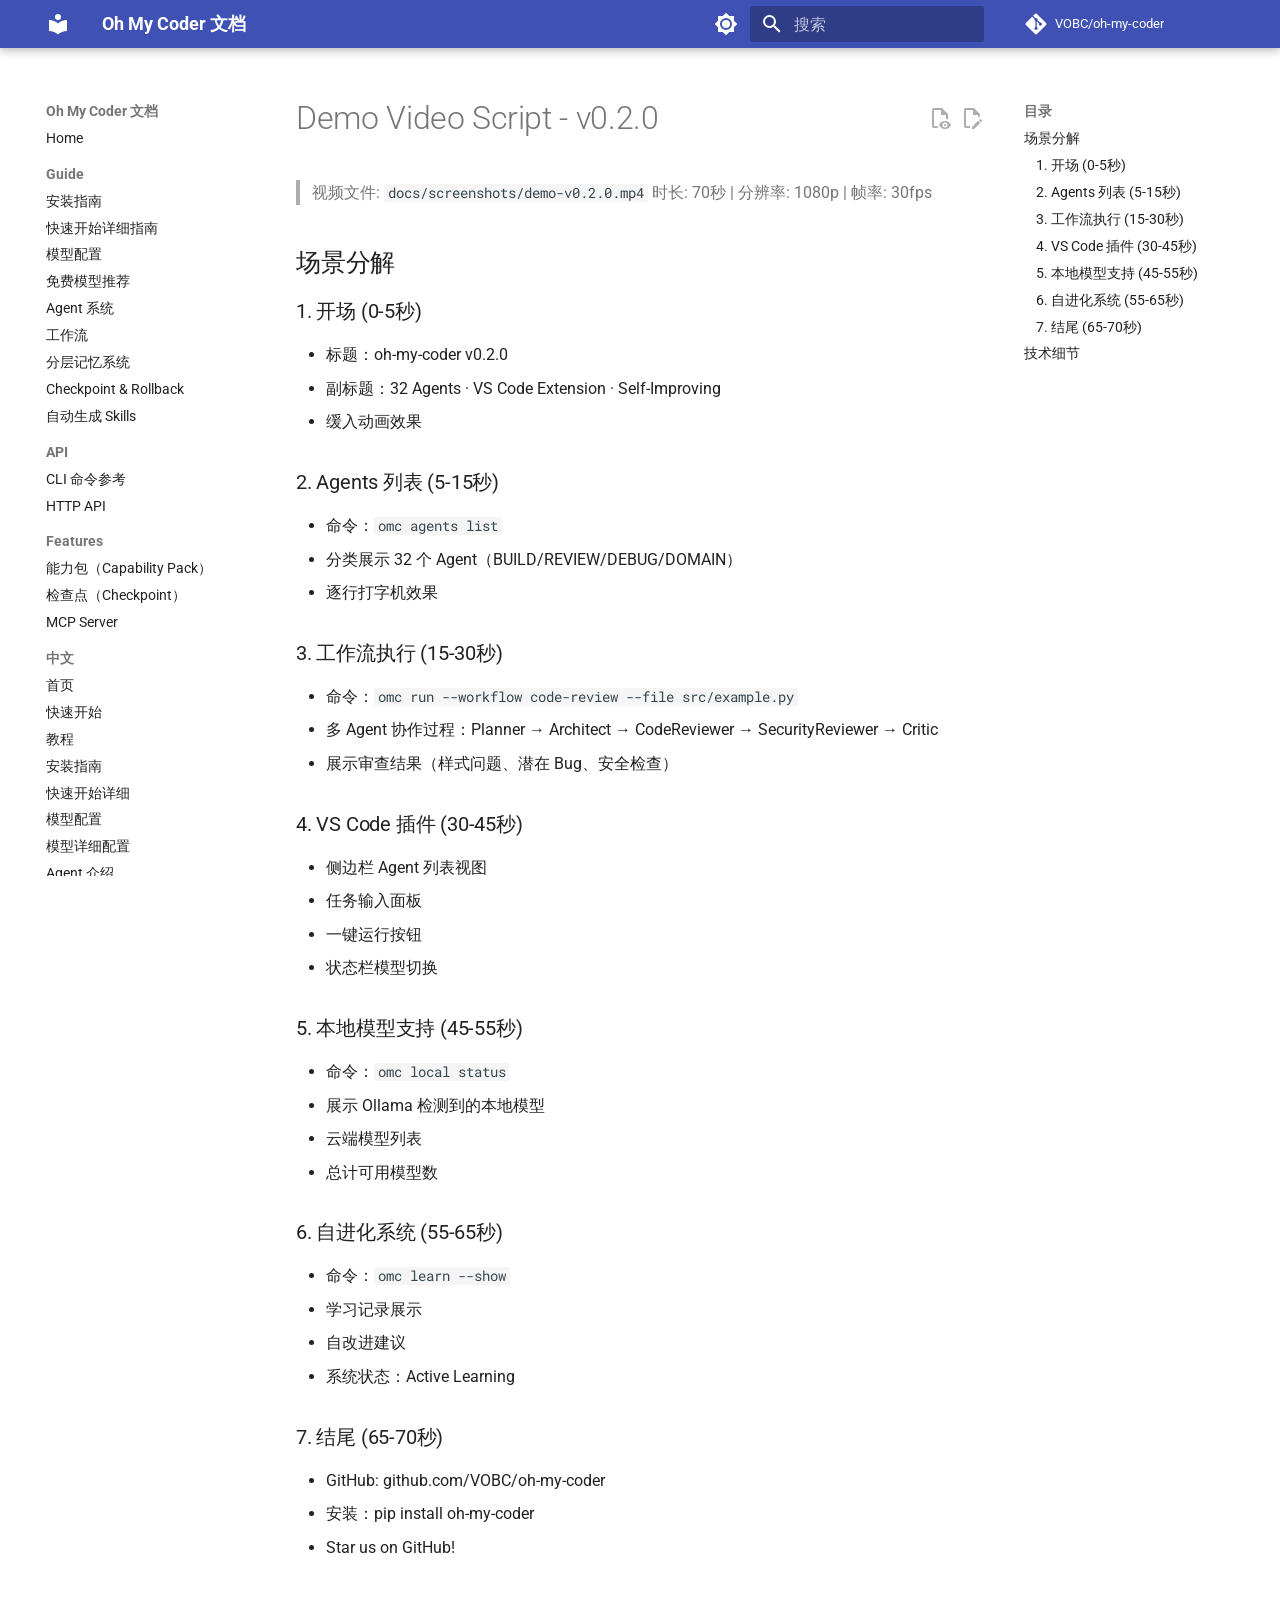
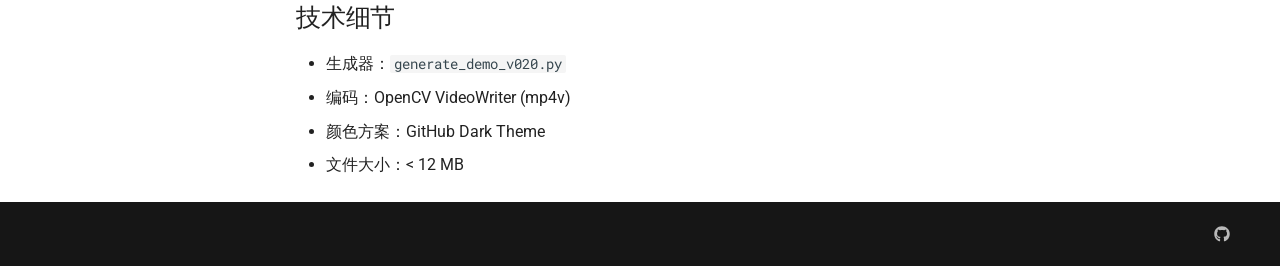
<file: demo-script-v0.2.0/index.html>
<!doctype html>
<html lang="zh" class="no-js">
  <head>
    
      <meta charset="utf-8">
      <meta name="viewport" content="width=device-width,initial-scale=1">
      
        <meta name="description" content="🤖 多智能体 AI 编程助手，支持国内大模型，31 个专业 Agent，多 Agent 协作">
      
      
        <meta name="author" content="VOBC">
      
      
        <link rel="canonical" href="https://vobc.github.io/oh-my-coder/demo-script-v0.2.0/">
      
      
      
      
        
      
      
      <link rel="icon" href="../assets/images/favicon.png">
      <meta name="generator" content="mkdocs-1.6.1, mkdocs-material-9.7.6">
    
    
      
        <title>Demo Video Script - v0.2.0 - Oh My Coder 文档</title>
      
    
    
      <link rel="stylesheet" href="../assets/stylesheets/main.484c7ddc.min.css">
      
        
        <link rel="stylesheet" href="../assets/stylesheets/palette.ab4e12ef.min.css">
      
      


    
    
      
    
    
      
        
        
        <link rel="preconnect" href="https://fonts.gstatic.com" crossorigin>
        <link rel="stylesheet" href="https://fonts.googleapis.com/css?family=Roboto:300,300i,400,400i,700,700i%7CRoboto+Mono:400,400i,700,700i&display=fallback">
        <style>:root{--md-text-font:"Roboto";--md-code-font:"Roboto Mono"}</style>
      
    
    
    <script>__md_scope=new URL("..",location),__md_hash=e=>[...e].reduce(((e,_)=>(e<<5)-e+_.charCodeAt(0)),0),__md_get=(e,_=localStorage,t=__md_scope)=>JSON.parse(_.getItem(t.pathname+"."+e)),__md_set=(e,_,t=localStorage,a=__md_scope)=>{try{t.setItem(a.pathname+"."+e,JSON.stringify(_))}catch(e){}}</script>
    
      
  


  
  

<script id="__analytics">function __md_analytics(){function e(){dataLayer.push(arguments)}window.dataLayer=window.dataLayer||[],e("js",new Date),e("config","G-XXXXXXXXXX"),document.addEventListener("DOMContentLoaded",(function(){document.forms.search&&document.forms.search.query.addEventListener("blur",(function(){this.value&&e("event","search",{search_term:this.value})}));document$.subscribe((function(){var t=document.forms.feedback;if(void 0!==t)for(var a of t.querySelectorAll("[type=submit]"))a.addEventListener("click",(function(a){a.preventDefault();var n=document.location.pathname,d=this.getAttribute("data-md-value");e("event","feedback",{page:n,data:d}),t.firstElementChild.disabled=!0;var r=t.querySelector(".md-feedback__note [data-md-value='"+d+"']");r&&(r.hidden=!1)})),t.hidden=!1})),location$.subscribe((function(t){e("config","G-XXXXXXXXXX",{page_path:t.pathname})}))}));var t=document.createElement("script");t.async=!0,t.src="https://www.googletagmanager.com/gtag/js?id=G-XXXXXXXXXX",document.getElementById("__analytics").insertAdjacentElement("afterEnd",t)}</script>
  
    <script>"undefined"!=typeof __md_analytics&&__md_analytics()</script>
  

    
    
  </head>
  
  
    
    
      
    
    
    
    
    <body dir="ltr" data-md-color-scheme="default" data-md-color-primary="indigo" data-md-color-accent="indigo">
  
    
    <input class="md-toggle" data-md-toggle="drawer" type="checkbox" id="__drawer" autocomplete="off">
    <input class="md-toggle" data-md-toggle="search" type="checkbox" id="__search" autocomplete="off">
    <label class="md-overlay" for="__drawer"></label>
    <div data-md-component="skip">
      
        
        <a href="#demo-video-script-v020" class="md-skip">
          跳转至
        </a>
      
    </div>
    <div data-md-component="announce">
      
    </div>
    
    
      

  

<header class="md-header md-header--shadow" data-md-component="header">
  <nav class="md-header__inner md-grid" aria-label="页眉">
    <a href=".." title="Oh My Coder 文档" class="md-header__button md-logo" aria-label="Oh My Coder 文档" data-md-component="logo">
      
  
  <svg xmlns="http://www.w3.org/2000/svg" viewBox="0 0 24 24"><path d="M12 8a3 3 0 0 0 3-3 3 3 0 0 0-3-3 3 3 0 0 0-3 3 3 3 0 0 0 3 3m0 3.54C9.64 9.35 6.5 8 3 8v11c3.5 0 6.64 1.35 9 3.54 2.36-2.19 5.5-3.54 9-3.54V8c-3.5 0-6.64 1.35-9 3.54"/></svg>

    </a>
    <label class="md-header__button md-icon" for="__drawer">
      
      <svg xmlns="http://www.w3.org/2000/svg" viewBox="0 0 24 24"><path d="M3 6h18v2H3zm0 5h18v2H3zm0 5h18v2H3z"/></svg>
    </label>
    <div class="md-header__title" data-md-component="header-title">
      <div class="md-header__ellipsis">
        <div class="md-header__topic">
          <span class="md-ellipsis">
            Oh My Coder 文档
          </span>
        </div>
        <div class="md-header__topic" data-md-component="header-topic">
          <span class="md-ellipsis">
            
              Demo Video Script - v0.2.0
            
          </span>
        </div>
      </div>
    </div>
    
      
        <form class="md-header__option" data-md-component="palette">
  
    
    
    
    <input class="md-option" data-md-color-media="(prefers-color-scheme: light)" data-md-color-scheme="default" data-md-color-primary="indigo" data-md-color-accent="indigo"  aria-label="切换到深色模式"  type="radio" name="__palette" id="__palette_0">
    
      <label class="md-header__button md-icon" title="切换到深色模式" for="__palette_1" hidden>
        <svg xmlns="http://www.w3.org/2000/svg" viewBox="0 0 24 24"><path d="M12 8a4 4 0 0 0-4 4 4 4 0 0 0 4 4 4 4 0 0 0 4-4 4 4 0 0 0-4-4m0 10a6 6 0 0 1-6-6 6 6 0 0 1 6-6 6 6 0 0 1 6 6 6 6 0 0 1-6 6m8-9.31V4h-4.69L12 .69 8.69 4H4v4.69L.69 12 4 15.31V20h4.69L12 23.31 15.31 20H20v-4.69L23.31 12z"/></svg>
      </label>
    
  
    
    
    
    <input class="md-option" data-md-color-media="(prefers-color-scheme: dark)" data-md-color-scheme="slate" data-md-color-primary="indigo" data-md-color-accent="indigo"  aria-label="切换到浅色模式"  type="radio" name="__palette" id="__palette_1">
    
      <label class="md-header__button md-icon" title="切换到浅色模式" for="__palette_0" hidden>
        <svg xmlns="http://www.w3.org/2000/svg" viewBox="0 0 24 24"><path d="M12 18c-.89 0-1.74-.2-2.5-.55C11.56 16.5 13 14.42 13 12s-1.44-4.5-3.5-5.45C10.26 6.2 11.11 6 12 6a6 6 0 0 1 6 6 6 6 0 0 1-6 6m8-9.31V4h-4.69L12 .69 8.69 4H4v4.69L.69 12 4 15.31V20h4.69L12 23.31 15.31 20H20v-4.69L23.31 12z"/></svg>
      </label>
    
  
</form>
      
    
    
      <script>var palette=__md_get("__palette");if(palette&&palette.color){if("(prefers-color-scheme)"===palette.color.media){var media=matchMedia("(prefers-color-scheme: light)"),input=document.querySelector(media.matches?"[data-md-color-media='(prefers-color-scheme: light)']":"[data-md-color-media='(prefers-color-scheme: dark)']");palette.color.media=input.getAttribute("data-md-color-media"),palette.color.scheme=input.getAttribute("data-md-color-scheme"),palette.color.primary=input.getAttribute("data-md-color-primary"),palette.color.accent=input.getAttribute("data-md-color-accent")}for(var[key,value]of Object.entries(palette.color))document.body.setAttribute("data-md-color-"+key,value)}</script>
    
    
    
      
      
        <label class="md-header__button md-icon" for="__search">
          
          <svg xmlns="http://www.w3.org/2000/svg" viewBox="0 0 24 24"><path d="M9.5 3A6.5 6.5 0 0 1 16 9.5c0 1.61-.59 3.09-1.56 4.23l.27.27h.79l5 5-1.5 1.5-5-5v-.79l-.27-.27A6.52 6.52 0 0 1 9.5 16 6.5 6.5 0 0 1 3 9.5 6.5 6.5 0 0 1 9.5 3m0 2C7 5 5 7 5 9.5S7 14 9.5 14 14 12 14 9.5 12 5 9.5 5"/></svg>
        </label>
        <div class="md-search" data-md-component="search" role="dialog">
  <label class="md-search__overlay" for="__search"></label>
  <div class="md-search__inner" role="search">
    <form class="md-search__form" name="search">
      <input type="text" class="md-search__input" name="query" aria-label="搜索" placeholder="搜索" autocapitalize="off" autocorrect="off" autocomplete="off" spellcheck="false" data-md-component="search-query" required>
      <label class="md-search__icon md-icon" for="__search">
        
        <svg xmlns="http://www.w3.org/2000/svg" viewBox="0 0 24 24"><path d="M9.5 3A6.5 6.5 0 0 1 16 9.5c0 1.61-.59 3.09-1.56 4.23l.27.27h.79l5 5-1.5 1.5-5-5v-.79l-.27-.27A6.52 6.52 0 0 1 9.5 16 6.5 6.5 0 0 1 3 9.5 6.5 6.5 0 0 1 9.5 3m0 2C7 5 5 7 5 9.5S7 14 9.5 14 14 12 14 9.5 12 5 9.5 5"/></svg>
        
        <svg xmlns="http://www.w3.org/2000/svg" viewBox="0 0 24 24"><path d="M20 11v2H8l5.5 5.5-1.42 1.42L4.16 12l7.92-7.92L13.5 5.5 8 11z"/></svg>
      </label>
      <nav class="md-search__options" aria-label="查找">
        
        <button type="reset" class="md-search__icon md-icon" title="清空当前内容" aria-label="清空当前内容" tabindex="-1">
          
          <svg xmlns="http://www.w3.org/2000/svg" viewBox="0 0 24 24"><path d="M19 6.41 17.59 5 12 10.59 6.41 5 5 6.41 10.59 12 5 17.59 6.41 19 12 13.41 17.59 19 19 17.59 13.41 12z"/></svg>
        </button>
      </nav>
      
        <div class="md-search__suggest" data-md-component="search-suggest"></div>
      
    </form>
    <div class="md-search__output">
      <div class="md-search__scrollwrap" tabindex="0" data-md-scrollfix>
        <div class="md-search-result" data-md-component="search-result">
          <div class="md-search-result__meta">
            正在初始化搜索引擎
          </div>
          <ol class="md-search-result__list" role="presentation"></ol>
        </div>
      </div>
    </div>
  </div>
</div>
      
    
    
      <div class="md-header__source">
        <a href="https://github.com/VOBC/oh-my-coder" title="前往仓库" class="md-source" data-md-component="source">
  <div class="md-source__icon md-icon">
    
    <svg xmlns="http://www.w3.org/2000/svg" viewBox="0 0 448 512"><!--! Font Awesome Free 7.1.0 by @fontawesome - https://fontawesome.com License - https://fontawesome.com/license/free (Icons: CC BY 4.0, Fonts: SIL OFL 1.1, Code: MIT License) Copyright 2025 Fonticons, Inc.--><path d="M439.6 236.1 244 40.5c-5.4-5.5-12.8-8.5-20.4-8.5s-15 3-20.4 8.4L162.5 81l51.5 51.5c27.1-9.1 52.7 16.8 43.4 43.7l49.7 49.7c34.2-11.8 61.2 31 35.5 56.7-26.5 26.5-70.2-2.9-56-37.3L240.3 199v121.9c25.3 12.5 22.3 41.8 9.1 55-6.4 6.4-15.2 10.1-24.3 10.1s-17.8-3.6-24.3-10.1c-17.6-17.6-11.1-46.9 11.2-56v-123c-20.8-8.5-24.6-30.7-18.6-45L142.6 101 8.5 235.1C3 240.6 0 247.9 0 255.5s3 15 8.5 20.4l195.6 195.7c5.4 5.4 12.7 8.4 20.4 8.4s15-3 20.4-8.4l194.7-194.7c5.4-5.4 8.4-12.8 8.4-20.4s-3-15-8.4-20.4"/></svg>
  </div>
  <div class="md-source__repository">
    VOBC/oh-my-coder
  </div>
</a>
      </div>
    
  </nav>
  
</header>
    
    <div class="md-container" data-md-component="container">
      
      
        
          
        
      
      <main class="md-main" data-md-component="main">
        <div class="md-main__inner md-grid">
          
            
              
              <div class="md-sidebar md-sidebar--primary" data-md-component="sidebar" data-md-type="navigation" >
                <div class="md-sidebar__scrollwrap">
                  <div class="md-sidebar__inner">
                    



<nav class="md-nav md-nav--primary" aria-label="导航栏" data-md-level="0">
  <label class="md-nav__title" for="__drawer">
    <a href=".." title="Oh My Coder 文档" class="md-nav__button md-logo" aria-label="Oh My Coder 文档" data-md-component="logo">
      
  
  <svg xmlns="http://www.w3.org/2000/svg" viewBox="0 0 24 24"><path d="M12 8a3 3 0 0 0 3-3 3 3 0 0 0-3-3 3 3 0 0 0-3 3 3 3 0 0 0 3 3m0 3.54C9.64 9.35 6.5 8 3 8v11c3.5 0 6.64 1.35 9 3.54 2.36-2.19 5.5-3.54 9-3.54V8c-3.5 0-6.64 1.35-9 3.54"/></svg>

    </a>
    Oh My Coder 文档
  </label>
  
    <div class="md-nav__source">
      <a href="https://github.com/VOBC/oh-my-coder" title="前往仓库" class="md-source" data-md-component="source">
  <div class="md-source__icon md-icon">
    
    <svg xmlns="http://www.w3.org/2000/svg" viewBox="0 0 448 512"><!--! Font Awesome Free 7.1.0 by @fontawesome - https://fontawesome.com License - https://fontawesome.com/license/free (Icons: CC BY 4.0, Fonts: SIL OFL 1.1, Code: MIT License) Copyright 2025 Fonticons, Inc.--><path d="M439.6 236.1 244 40.5c-5.4-5.5-12.8-8.5-20.4-8.5s-15 3-20.4 8.4L162.5 81l51.5 51.5c27.1-9.1 52.7 16.8 43.4 43.7l49.7 49.7c34.2-11.8 61.2 31 35.5 56.7-26.5 26.5-70.2-2.9-56-37.3L240.3 199v121.9c25.3 12.5 22.3 41.8 9.1 55-6.4 6.4-15.2 10.1-24.3 10.1s-17.8-3.6-24.3-10.1c-17.6-17.6-11.1-46.9 11.2-56v-123c-20.8-8.5-24.6-30.7-18.6-45L142.6 101 8.5 235.1C3 240.6 0 247.9 0 255.5s3 15 8.5 20.4l195.6 195.7c5.4 5.4 12.7 8.4 20.4 8.4s15-3 20.4-8.4l194.7-194.7c5.4-5.4 8.4-12.8 8.4-20.4s-3-15-8.4-20.4"/></svg>
  </div>
  <div class="md-source__repository">
    VOBC/oh-my-coder
  </div>
</a>
    </div>
  
  <ul class="md-nav__list" data-md-scrollfix>
    
      
      
  
  
  
  
    <li class="md-nav__item">
      <a href=".." class="md-nav__link">
        
  
  
  <span class="md-ellipsis">
    
  
    Home
  

    
  </span>
  
  

      </a>
    </li>
  

    
      
      
  
  
  
  
    
    
    
    
      
        
        
      
    
    
    <li class="md-nav__item md-nav__item--section md-nav__item--nested">
      
        
        
          
        
        <input class="md-nav__toggle md-toggle md-toggle--indeterminate" type="checkbox" id="__nav_2" >
        
          
          <label class="md-nav__link" for="__nav_2" id="__nav_2_label" tabindex="">
            
  
  
  <span class="md-ellipsis">
    
  
    Guide
  

    
  </span>
  
  

            <span class="md-nav__icon md-icon"></span>
          </label>
        
        <nav class="md-nav" data-md-level="1" aria-labelledby="__nav_2_label" aria-expanded="false">
          <label class="md-nav__title" for="__nav_2">
            <span class="md-nav__icon md-icon"></span>
            
  
    Guide
  

          </label>
          <ul class="md-nav__list" data-md-scrollfix>
            
              
                
  
  
  
  
    <li class="md-nav__item">
      <a href="../guide/install/" class="md-nav__link">
        
  
  
  <span class="md-ellipsis">
    
  
    安装指南
  

    
  </span>
  
  

      </a>
    </li>
  

              
            
              
                
  
  
  
  
    <li class="md-nav__item">
      <a href="../guide/quick-start/" class="md-nav__link">
        
  
  
  <span class="md-ellipsis">
    
  
    快速开始详细指南
  

    
  </span>
  
  

      </a>
    </li>
  

              
            
              
                
  
  
  
  
    <li class="md-nav__item">
      <a href="../guide/models/" class="md-nav__link">
        
  
  
  <span class="md-ellipsis">
    
  
    模型配置
  

    
  </span>
  
  

      </a>
    </li>
  

              
            
              
                
  
  
  
  
    <li class="md-nav__item">
      <a href="../guide/free-models/" class="md-nav__link">
        
  
  
  <span class="md-ellipsis">
    
  
    免费模型推荐
  

    
  </span>
  
  

      </a>
    </li>
  

              
            
              
                
  
  
  
  
    <li class="md-nav__item">
      <a href="../guide/agents/" class="md-nav__link">
        
  
  
  <span class="md-ellipsis">
    
  
    Agent 系统
  

    
  </span>
  
  

      </a>
    </li>
  

              
            
              
                
  
  
  
  
    <li class="md-nav__item">
      <a href="../guide/workflows/" class="md-nav__link">
        
  
  
  <span class="md-ellipsis">
    
  
    工作流
  

    
  </span>
  
  

      </a>
    </li>
  

              
            
              
                
  
  
  
  
    <li class="md-nav__item">
      <a href="../guide/memory-system/" class="md-nav__link">
        
  
  
  <span class="md-ellipsis">
    
  
    分层记忆系统
  

    
  </span>
  
  

      </a>
    </li>
  

              
            
              
                
  
  
  
  
    <li class="md-nav__item">
      <a href="../guide/checkpoint/" class="md-nav__link">
        
  
  
  <span class="md-ellipsis">
    
  
    Checkpoint &amp; Rollback
  

    
  </span>
  
  

      </a>
    </li>
  

              
            
              
                
  
  
  
  
    <li class="md-nav__item">
      <a href="../guide/auto-skill/" class="md-nav__link">
        
  
  
  <span class="md-ellipsis">
    
  
    自动生成 Skills
  

    
  </span>
  
  

      </a>
    </li>
  

              
            
          </ul>
        </nav>
      
    </li>
  

    
      
      
  
  
  
  
    
    
    
    
      
        
        
      
    
    
    <li class="md-nav__item md-nav__item--section md-nav__item--nested">
      
        
        
          
        
        <input class="md-nav__toggle md-toggle md-toggle--indeterminate" type="checkbox" id="__nav_3" >
        
          
          <label class="md-nav__link" for="__nav_3" id="__nav_3_label" tabindex="">
            
  
  
  <span class="md-ellipsis">
    
  
    API
  

    
  </span>
  
  

            <span class="md-nav__icon md-icon"></span>
          </label>
        
        <nav class="md-nav" data-md-level="1" aria-labelledby="__nav_3_label" aria-expanded="false">
          <label class="md-nav__title" for="__nav_3">
            <span class="md-nav__icon md-icon"></span>
            
  
    API
  

          </label>
          <ul class="md-nav__list" data-md-scrollfix>
            
              
                
  
  
  
  
    <li class="md-nav__item">
      <a href="../api/cli/" class="md-nav__link">
        
  
  
  <span class="md-ellipsis">
    
  
    CLI 命令参考
  

    
  </span>
  
  

      </a>
    </li>
  

              
            
              
                
  
  
  
  
    <li class="md-nav__item">
      <a href="../api/http-api/" class="md-nav__link">
        
  
  
  <span class="md-ellipsis">
    
  
    HTTP API
  

    
  </span>
  
  

      </a>
    </li>
  

              
            
          </ul>
        </nav>
      
    </li>
  

    
      
      
  
  
  
  
    
    
    
    
      
        
        
      
    
    
    <li class="md-nav__item md-nav__item--section md-nav__item--nested">
      
        
        
          
        
        <input class="md-nav__toggle md-toggle md-toggle--indeterminate" type="checkbox" id="__nav_4" >
        
          
          <label class="md-nav__link" for="__nav_4" id="__nav_4_label" tabindex="">
            
  
  
  <span class="md-ellipsis">
    
  
    Features
  

    
  </span>
  
  

            <span class="md-nav__icon md-icon"></span>
          </label>
        
        <nav class="md-nav" data-md-level="1" aria-labelledby="__nav_4_label" aria-expanded="false">
          <label class="md-nav__title" for="__nav_4">
            <span class="md-nav__icon md-icon"></span>
            
  
    Features
  

          </label>
          <ul class="md-nav__list" data-md-scrollfix>
            
              
                
  
  
  
  
    <li class="md-nav__item">
      <a href="../features/capability-pack/" class="md-nav__link">
        
  
  
  <span class="md-ellipsis">
    
  
    能力包（Capability Pack）
  

    
  </span>
  
  

      </a>
    </li>
  

              
            
              
                
  
  
  
  
    <li class="md-nav__item">
      <a href="../features/checkpoint/" class="md-nav__link">
        
  
  
  <span class="md-ellipsis">
    
  
    检查点（Checkpoint）
  

    
  </span>
  
  

      </a>
    </li>
  

              
            
              
                
  
  
  
  
    <li class="md-nav__item">
      <a href="../features/mcp-server/" class="md-nav__link">
        
  
  
  <span class="md-ellipsis">
    
  
    MCP Server
  

    
  </span>
  
  

      </a>
    </li>
  

              
            
          </ul>
        </nav>
      
    </li>
  

    
      
      
  
  
  
  
    
    
    
    
      
        
        
      
    
    
    <li class="md-nav__item md-nav__item--section md-nav__item--nested">
      
        
        
          
        
        <input class="md-nav__toggle md-toggle md-toggle--indeterminate" type="checkbox" id="__nav_5" >
        
          
          <label class="md-nav__link" for="__nav_5" id="__nav_5_label" tabindex="">
            
  
  
  <span class="md-ellipsis">
    
  
    中文
  

    
  </span>
  
  

            <span class="md-nav__icon md-icon"></span>
          </label>
        
        <nav class="md-nav" data-md-level="1" aria-labelledby="__nav_5_label" aria-expanded="false">
          <label class="md-nav__title" for="__nav_5">
            <span class="md-nav__icon md-icon"></span>
            
  
    中文
  

          </label>
          <ul class="md-nav__list" data-md-scrollfix>
            
              
                
  
  
  
  
    <li class="md-nav__item">
      <a href="../zh/" class="md-nav__link">
        
  
  
  <span class="md-ellipsis">
    
  
    首页
  

    
  </span>
  
  

      </a>
    </li>
  

              
            
              
                
  
  
  
  
    <li class="md-nav__item">
      <a href="../zh/getting-started/" class="md-nav__link">
        
  
  
  <span class="md-ellipsis">
    
  
    快速开始
  

    
  </span>
  
  

      </a>
    </li>
  

              
            
              
                
  
  
  
  
    <li class="md-nav__item">
      <a href="../zh/tutorials/" class="md-nav__link">
        
  
  
  <span class="md-ellipsis">
    
  
    教程
  

    
  </span>
  
  

      </a>
    </li>
  

              
            
              
                
  
  
  
  
    <li class="md-nav__item">
      <a href="../zh/guide/install/" class="md-nav__link">
        
  
  
  <span class="md-ellipsis">
    
  
    安装指南
  

    
  </span>
  
  

      </a>
    </li>
  

              
            
              
                
  
  
  
  
    <li class="md-nav__item">
      <a href="../zh/guide/quick-start/" class="md-nav__link">
        
  
  
  <span class="md-ellipsis">
    
  
    快速开始详细
  

    
  </span>
  
  

      </a>
    </li>
  

              
            
              
                
  
  
  
  
    <li class="md-nav__item">
      <a href="../zh/guide/models/" class="md-nav__link">
        
  
  
  <span class="md-ellipsis">
    
  
    模型配置
  

    
  </span>
  
  

      </a>
    </li>
  

              
            
              
                
  
  
  
  
    <li class="md-nav__item">
      <a href="../zh/guide/model-config/" class="md-nav__link">
        
  
  
  <span class="md-ellipsis">
    
  
    模型详细配置
  

    
  </span>
  
  

      </a>
    </li>
  

              
            
              
                
  
  
  
  
    <li class="md-nav__item">
      <a href="../zh/guide/agents/" class="md-nav__link">
        
  
  
  <span class="md-ellipsis">
    
  
    Agent 介绍
  

    
  </span>
  
  

      </a>
    </li>
  

              
            
              
                
  
  
  
  
    <li class="md-nav__item">
      <a href="../zh/guide/workflows/" class="md-nav__link">
        
  
  
  <span class="md-ellipsis">
    
  
    工作流说明
  

    
  </span>
  
  

      </a>
    </li>
  

              
            
              
                
  
  
  
  
    <li class="md-nav__item">
      <a href="../zh/guide/deployment/" class="md-nav__link">
        
  
  
  <span class="md-ellipsis">
    
  
    部署说明
  

    
  </span>
  
  

      </a>
    </li>
  

              
            
              
                
  
  
  
  
    <li class="md-nav__item">
      <a href="../zh/guide/comparison/" class="md-nav__link">
        
  
  
  <span class="md-ellipsis">
    
  
    竞品对比
  

    
  </span>
  
  

      </a>
    </li>
  

              
            
              
                
  
  
  
  
    <li class="md-nav__item">
      <a href="../zh/FAQ/" class="md-nav__link">
        
  
  
  <span class="md-ellipsis">
    
  
    常见问题
  

    
  </span>
  
  

      </a>
    </li>
  

              
            
              
                
  
  
  
  
    
    
    
    
      
    
    
    <li class="md-nav__item md-nav__item--nested">
      
        
        
          
        
        <input class="md-nav__toggle md-toggle md-toggle--indeterminate" type="checkbox" id="__nav_5_13" >
        
          
          <label class="md-nav__link" for="__nav_5_13" id="__nav_5_13_label" tabindex="0">
            
  
  
  <span class="md-ellipsis">
    
  
    功能特性
  

    
  </span>
  
  

            <span class="md-nav__icon md-icon"></span>
          </label>
        
        <nav class="md-nav" data-md-level="2" aria-labelledby="__nav_5_13_label" aria-expanded="false">
          <label class="md-nav__title" for="__nav_5_13">
            <span class="md-nav__icon md-icon"></span>
            
  
    功能特性
  

          </label>
          <ul class="md-nav__list" data-md-scrollfix>
            
              
                
  
  
  
  
    <li class="md-nav__item">
      <a href="../zh/features/active-learning/" class="md-nav__link">
        
  
  
  <span class="md-ellipsis">
    
  
    🧠 主动学习模块
  

    
  </span>
  
  

      </a>
    </li>
  

              
            
              
                
  
  
  
  
    <li class="md-nav__item">
      <a href="../zh/features/capability-pack/" class="md-nav__link">
        
  
  
  <span class="md-ellipsis">
    
  
    能力包（Capability Pack）
  

    
  </span>
  
  

      </a>
    </li>
  

              
            
              
                
  
  
  
  
    <li class="md-nav__item">
      <a href="../zh/features/checkpoint/" class="md-nav__link">
        
  
  
  <span class="md-ellipsis">
    
  
    检查点（Checkpoint）
  

    
  </span>
  
  

      </a>
    </li>
  

              
            
              
                
  
  
  
  
    <li class="md-nav__item">
      <a href="../zh/features/gep-protocol/" class="md-nav__link">
        
  
  
  <span class="md-ellipsis">
    
  
    🧬 GEP 协议支持 (WIP)
  

    
  </span>
  
  

      </a>
    </li>
  

              
            
              
                
  
  
  
  
    <li class="md-nav__item">
      <a href="../zh/features/mcp-server/" class="md-nav__link">
        
  
  
  <span class="md-ellipsis">
    
  
    MCP Server
  

    
  </span>
  
  

      </a>
    </li>
  

              
            
              
                
  
  
  
  
    <li class="md-nav__item">
      <a href="../zh/features/quest-mode/" class="md-nav__link">
        
  
  
  <span class="md-ellipsis">
    
  
    🧙 Quest Mode（异步自主编程）
  

    
  </span>
  
  

      </a>
    </li>
  

              
            
          </ul>
        </nav>
      
    </li>
  

              
            
              
                
  
  
  
  
    
    
    
    
      
    
    
    <li class="md-nav__item md-nav__item--nested">
      
        
        
          
        
        <input class="md-nav__toggle md-toggle md-toggle--indeterminate" type="checkbox" id="__nav_5_14" >
        
          
          <label class="md-nav__link" for="__nav_5_14" id="__nav_5_14_label" tabindex="0">
            
  
  
  <span class="md-ellipsis">
    
  
    开发文档
  

    
  </span>
  
  

            <span class="md-nav__icon md-icon"></span>
          </label>
        
        <nav class="md-nav" data-md-level="2" aria-labelledby="__nav_5_14_label" aria-expanded="false">
          <label class="md-nav__title" for="__nav_5_14">
            <span class="md-nav__icon md-icon"></span>
            
  
    开发文档
  

          </label>
          <ul class="md-nav__list" data-md-scrollfix>
            
              
                
  
  
  
  
    <li class="md-nav__item">
      <a href="../zh/dev/architecture/" class="md-nav__link">
        
  
  
  <span class="md-ellipsis">
    
  
    Oh My Coder 架构设计
  

    
  </span>
  
  

      </a>
    </li>
  

              
            
              
                
  
  
  
  
    <li class="md-nav__item">
      <a href="../zh/dev/development-report/" class="md-nav__link">
        
  
  
  <span class="md-ellipsis">
    
  
    中长期功能开发报告
  

    
  </span>
  
  

      </a>
    </li>
  

              
            
              
                
  
  
  
  
    <li class="md-nav__item">
      <a href="../zh/dev/progress/" class="md-nav__link">
        
  
  
  <span class="md-ellipsis">
    
  
    📊 开发进度
  

    
  </span>
  
  

      </a>
    </li>
  

              
            
              
                
  
  
  
  
    <li class="md-nav__item">
      <a href="../zh/dev/task-tracking/" class="md-nav__link">
        
  
  
  <span class="md-ellipsis">
    
  
    代可行 - 开发任务文档
  

    
  </span>
  
  

      </a>
    </li>
  

              
            
              
                
  
  
  
  
    <li class="md-nav__item">
      <a href="../zh/dev/testing/" class="md-nav__link">
        
  
  
  <span class="md-ellipsis">
    
  
    🧪 测试
  

    
  </span>
  
  

      </a>
    </li>
  

              
            
          </ul>
        </nav>
      
    </li>
  

              
            
              
                
  
  
  
  
    
    
    
    
      
    
    
    <li class="md-nav__item md-nav__item--nested">
      
        
        
          
        
        <input class="md-nav__toggle md-toggle md-toggle--indeterminate" type="checkbox" id="__nav_5_15" >
        
          
          <label class="md-nav__link" for="__nav_5_15" id="__nav_5_15_label" tabindex="0">
            
  
  
  <span class="md-ellipsis">
    
  
    安全文档
  

    
  </span>
  
  

            <span class="md-nav__icon md-icon"></span>
          </label>
        
        <nav class="md-nav" data-md-level="2" aria-labelledby="__nav_5_15_label" aria-expanded="false">
          <label class="md-nav__title" for="__nav_5_15">
            <span class="md-nav__icon md-icon"></span>
            
  
    安全文档
  

          </label>
          <ul class="md-nav__list" data-md-scrollfix>
            
              
                
  
  
  
  
    <li class="md-nav__item">
      <a href="../zh/security/CODEQL_SOLUTIONS/" class="md-nav__link">
        
  
  
  <span class="md-ellipsis">
    
  
    CodeQL 解决方案库
  

    
  </span>
  
  

      </a>
    </li>
  

              
            
              
                
  
  
  
  
    <li class="md-nav__item">
      <a href="../zh/security/coding-guide/" class="md-nav__link">
        
  
  
  <span class="md-ellipsis">
    
  
    安全编码规范
  

    
  </span>
  
  

      </a>
    </li>
  

              
            
              
                
  
  
  
  
    <li class="md-nav__item">
      <a href="../zh/security/security-whackamole-investigation/" class="md-nav__link">
        
  
  
  <span class="md-ellipsis">
    
  
    GitHub Security "打地鼠" 问题深度调查报告
  

    
  </span>
  
  

      </a>
    </li>
  

              
            
              
                
  
  
  
  
    <li class="md-nav__item">
      <a href="../zh/security/user-guide/" class="md-nav__link">
        
  
  
  <span class="md-ellipsis">
    
  
    安全指南 - API密钥管理
  

    
  </span>
  
  

      </a>
    </li>
  

              
            
          </ul>
        </nav>
      
    </li>
  

              
            
          </ul>
        </nav>
      
    </li>
  

    
  </ul>
</nav>
                  </div>
                </div>
              </div>
            
            
              
              <div class="md-sidebar md-sidebar--secondary" data-md-component="sidebar" data-md-type="toc" >
                <div class="md-sidebar__scrollwrap">
                  <div class="md-sidebar__inner">
                    

<nav class="md-nav md-nav--secondary" aria-label="目录">
  
  
  
    
  
  
    <label class="md-nav__title" for="__toc">
      <span class="md-nav__icon md-icon"></span>
      目录
    </label>
    <ul class="md-nav__list" data-md-component="toc" data-md-scrollfix>
      
        <li class="md-nav__item">
  <a href="#_1" class="md-nav__link">
    <span class="md-ellipsis">
      
        场景分解
      
    </span>
  </a>
  
    <nav class="md-nav" aria-label="场景分解">
      <ul class="md-nav__list">
        
          <li class="md-nav__item">
  <a href="#1-0-5" class="md-nav__link">
    <span class="md-ellipsis">
      
        1. 开场 (0-5秒)
      
    </span>
  </a>
  
</li>
        
          <li class="md-nav__item">
  <a href="#2-agents-5-15" class="md-nav__link">
    <span class="md-ellipsis">
      
        2. Agents 列表 (5-15秒)
      
    </span>
  </a>
  
</li>
        
          <li class="md-nav__item">
  <a href="#3-15-30" class="md-nav__link">
    <span class="md-ellipsis">
      
        3. 工作流执行 (15-30秒)
      
    </span>
  </a>
  
</li>
        
          <li class="md-nav__item">
  <a href="#4-vs-code-30-45" class="md-nav__link">
    <span class="md-ellipsis">
      
        4. VS Code 插件 (30-45秒)
      
    </span>
  </a>
  
</li>
        
          <li class="md-nav__item">
  <a href="#5-45-55" class="md-nav__link">
    <span class="md-ellipsis">
      
        5. 本地模型支持 (45-55秒)
      
    </span>
  </a>
  
</li>
        
          <li class="md-nav__item">
  <a href="#6-55-65" class="md-nav__link">
    <span class="md-ellipsis">
      
        6. 自进化系统 (55-65秒)
      
    </span>
  </a>
  
</li>
        
          <li class="md-nav__item">
  <a href="#7-65-70" class="md-nav__link">
    <span class="md-ellipsis">
      
        7. 结尾 (65-70秒)
      
    </span>
  </a>
  
</li>
        
      </ul>
    </nav>
  
</li>
      
        <li class="md-nav__item">
  <a href="#_2" class="md-nav__link">
    <span class="md-ellipsis">
      
        技术细节
      
    </span>
  </a>
  
</li>
      
    </ul>
  
</nav>
                  </div>
                </div>
              </div>
            
          
          
            <div class="md-content" data-md-component="content">
              
              <article class="md-content__inner md-typeset">
                
                  


  
    <a href="https://github.com/VOBC/oh-my-coder/edit/main/docs/demo-script-v0.2.0.md" title="编辑此页" class="md-content__button md-icon" rel="edit">
      
      <svg xmlns="http://www.w3.org/2000/svg" viewBox="0 0 24 24"><path d="M10 20H6V4h7v5h5v3.1l2-2V8l-6-6H6c-1.1 0-2 .9-2 2v16c0 1.1.9 2 2 2h4zm10.2-7c.1 0 .3.1.4.2l1.3 1.3c.2.2.2.6 0 .8l-1 1-2.1-2.1 1-1c.1-.1.2-.2.4-.2m0 3.9L14.1 23H12v-2.1l6.1-6.1z"/></svg>
    </a>
  
  
    
      
    
    <a href="https://github.com/VOBC/oh-my-coder/raw/main/docs/demo-script-v0.2.0.md" title="查看本页的源代码" class="md-content__button md-icon">
      
      <svg xmlns="http://www.w3.org/2000/svg" viewBox="0 0 24 24"><path d="M17 18c.56 0 1 .44 1 1s-.44 1-1 1-1-.44-1-1 .44-1 1-1m0-3c-2.73 0-5.06 1.66-6 4 .94 2.34 3.27 4 6 4s5.06-1.66 6-4c-.94-2.34-3.27-4-6-4m0 6.5a2.5 2.5 0 0 1-2.5-2.5 2.5 2.5 0 0 1 2.5-2.5 2.5 2.5 0 0 1 2.5 2.5 2.5 2.5 0 0 1-2.5 2.5M9.27 20H6V4h7v5h5v4.07c.7.08 1.36.25 2 .49V8l-6-6H6a2 2 0 0 0-2 2v16a2 2 0 0 0 2 2h4.5a8.2 8.2 0 0 1-1.23-2"/></svg>
    </a>
  


<h1 id="demo-video-script-v020">Demo Video Script - v0.2.0</h1>
<blockquote>
<p>视频文件: <code>docs/screenshots/demo-v0.2.0.mp4</code>
时长: 70秒 | 分辨率: 1080p | 帧率: 30fps</p>
</blockquote>
<h2 id="_1">场景分解</h2>
<h3 id="1-0-5">1. 开场 (0-5秒)</h3>
<ul>
<li>标题：oh-my-coder v0.2.0</li>
<li>副标题：32 Agents · VS Code Extension · Self-Improving</li>
<li>缓入动画效果</li>
</ul>
<h3 id="2-agents-5-15">2. Agents 列表 (5-15秒)</h3>
<ul>
<li>命令：<code>omc agents list</code></li>
<li>分类展示 32 个 Agent（BUILD/REVIEW/DEBUG/DOMAIN）</li>
<li>逐行打字机效果</li>
</ul>
<h3 id="3-15-30">3. 工作流执行 (15-30秒)</h3>
<ul>
<li>命令：<code>omc run --workflow code-review --file src/example.py</code></li>
<li>多 Agent 协作过程：Planner → Architect → CodeReviewer → SecurityReviewer → Critic</li>
<li>展示审查结果（样式问题、潜在 Bug、安全检查）</li>
</ul>
<h3 id="4-vs-code-30-45">4. VS Code 插件 (30-45秒)</h3>
<ul>
<li>侧边栏 Agent 列表视图</li>
<li>任务输入面板</li>
<li>一键运行按钮</li>
<li>状态栏模型切换</li>
</ul>
<h3 id="5-45-55">5. 本地模型支持 (45-55秒)</h3>
<ul>
<li>命令：<code>omc local status</code></li>
<li>展示 Ollama 检测到的本地模型</li>
<li>云端模型列表</li>
<li>总计可用模型数</li>
</ul>
<h3 id="6-55-65">6. 自进化系统 (55-65秒)</h3>
<ul>
<li>命令：<code>omc learn --show</code></li>
<li>学习记录展示</li>
<li>自改进建议</li>
<li>系统状态：Active Learning</li>
</ul>
<h3 id="7-65-70">7. 结尾 (65-70秒)</h3>
<ul>
<li>GitHub: github.com/VOBC/oh-my-coder</li>
<li>安装：pip install oh-my-coder</li>
<li>Star us on GitHub!</li>
</ul>
<h2 id="_2">技术细节</h2>
<ul>
<li>生成器：<code>generate_demo_v020.py</code></li>
<li>编码：OpenCV VideoWriter (mp4v)</li>
<li>颜色方案：GitHub Dark Theme</li>
<li>文件大小：&lt; 12 MB</li>
</ul>









  




                
              </article>
            </div>
          
          
<script>var target=document.getElementById(location.hash.slice(1));target&&target.name&&(target.checked=target.name.startsWith("__tabbed_"))</script>
        </div>
        
      </main>
      
        <footer class="md-footer">
  
  <div class="md-footer-meta md-typeset">
    <div class="md-footer-meta__inner md-grid">
      <div class="md-copyright">
  
  
</div>
      
        
<div class="md-social">
  
    
    
    
    
      
      
    
    <a href="https://github.com/VOBC/oh-my-coder" target="_blank" rel="noopener" title="github.com" class="md-social__link">
      <svg xmlns="http://www.w3.org/2000/svg" viewBox="0 0 512 512"><!--! Font Awesome Free 7.1.0 by @fontawesome - https://fontawesome.com License - https://fontawesome.com/license/free (Icons: CC BY 4.0, Fonts: SIL OFL 1.1, Code: MIT License) Copyright 2025 Fonticons, Inc.--><path d="M173.9 397.4c0 2-2.3 3.6-5.2 3.6-3.3.3-5.6-1.3-5.6-3.6 0-2 2.3-3.6 5.2-3.6 3-.3 5.6 1.3 5.6 3.6m-31.1-4.5c-.7 2 1.3 4.3 4.3 4.9 2.6 1 5.6 0 6.2-2s-1.3-4.3-4.3-5.2c-2.6-.7-5.5.3-6.2 2.3m44.2-1.7c-2.9.7-4.9 2.6-4.6 4.9.3 2 2.9 3.3 5.9 2.6 2.9-.7 4.9-2.6 4.6-4.6-.3-1.9-3-3.2-5.9-2.9M252.8 8C114.1 8 8 113.3 8 252c0 110.9 69.8 205.8 169.5 239.2 12.8 2.3 17.3-5.6 17.3-12.1 0-6.2-.3-40.4-.3-61.4 0 0-70 15-84.7-29.8 0 0-11.4-29.1-27.8-36.6 0 0-22.9-15.7 1.6-15.4 0 0 24.9 2 38.6 25.8 21.9 38.6 58.6 27.5 72.9 20.9 2.3-16 8.8-27.1 16-33.7-55.9-6.2-112.3-14.3-112.3-110.5 0-27.5 7.6-41.3 23.6-58.9-2.6-6.5-11.1-33.3 2.6-67.9 20.9-6.5 69 27 69 27 20-5.6 41.5-8.5 62.8-8.5s42.8 2.9 62.8 8.5c0 0 48.1-33.6 69-27 13.7 34.7 5.2 61.4 2.6 67.9 16 17.7 25.8 31.5 25.8 58.9 0 96.5-58.9 104.2-114.8 110.5 9.2 7.9 17 22.9 17 46.4 0 33.7-.3 75.4-.3 83.6 0 6.5 4.6 14.4 17.3 12.1C436.2 457.8 504 362.9 504 252 504 113.3 391.5 8 252.8 8M105.2 352.9c-1.3 1-1 3.3.7 5.2 1.6 1.6 3.9 2.3 5.2 1 1.3-1 1-3.3-.7-5.2-1.6-1.6-3.9-2.3-5.2-1m-10.8-8.1c-.7 1.3.3 2.9 2.3 3.9 1.6 1 3.6.7 4.3-.7.7-1.3-.3-2.9-2.3-3.9-2-.6-3.6-.3-4.3.7m32.4 35.6c-1.6 1.3-1 4.3 1.3 6.2 2.3 2.3 5.2 2.6 6.5 1 1.3-1.3.7-4.3-1.3-6.2-2.2-2.3-5.2-2.6-6.5-1m-11.4-14.7c-1.6 1-1.6 3.6 0 5.9s4.3 3.3 5.6 2.3c1.6-1.3 1.6-3.9 0-6.2-1.4-2.3-4-3.3-5.6-2"/></svg>
    </a>
  
</div>
      
    </div>
  </div>
</footer>
      
    </div>
    <div class="md-dialog" data-md-component="dialog">
      <div class="md-dialog__inner md-typeset"></div>
    </div>
    
    
    
      
      
      <script id="__config" type="application/json">{"annotate": null, "base": "..", "features": ["navigation.instant", "navigation.trimming", "navigation.sections", "navigation.expand", "search.suggest", "search.highlight", "content.code.copy", "content.action.edit", "content.action.view"], "search": "../assets/javascripts/workers/search.2c215733.min.js", "tags": null, "translations": {"clipboard.copied": "\u5df2\u590d\u5236", "clipboard.copy": "\u590d\u5236", "search.result.more.one": "\u5728\u8be5\u9875\u4e0a\u8fd8\u6709 1 \u4e2a\u7b26\u5408\u6761\u4ef6\u7684\u7ed3\u679c", "search.result.more.other": "\u5728\u8be5\u9875\u4e0a\u8fd8\u6709 # \u4e2a\u7b26\u5408\u6761\u4ef6\u7684\u7ed3\u679c", "search.result.none": "\u6ca1\u6709\u627e\u5230\u7b26\u5408\u6761\u4ef6\u7684\u7ed3\u679c", "search.result.one": "\u627e\u5230 1 \u4e2a\u7b26\u5408\u6761\u4ef6\u7684\u7ed3\u679c", "search.result.other": "# \u4e2a\u7b26\u5408\u6761\u4ef6\u7684\u7ed3\u679c", "search.result.placeholder": "\u952e\u5165\u4ee5\u5f00\u59cb\u641c\u7d22", "search.result.term.missing": "\u7f3a\u5c11", "select.version": "\u9009\u62e9\u5f53\u524d\u7248\u672c"}, "version": null}</script>
    
    
      <script src="../assets/javascripts/bundle.79ae519e.min.js"></script>
      
    
  </body>
</html>
</file>
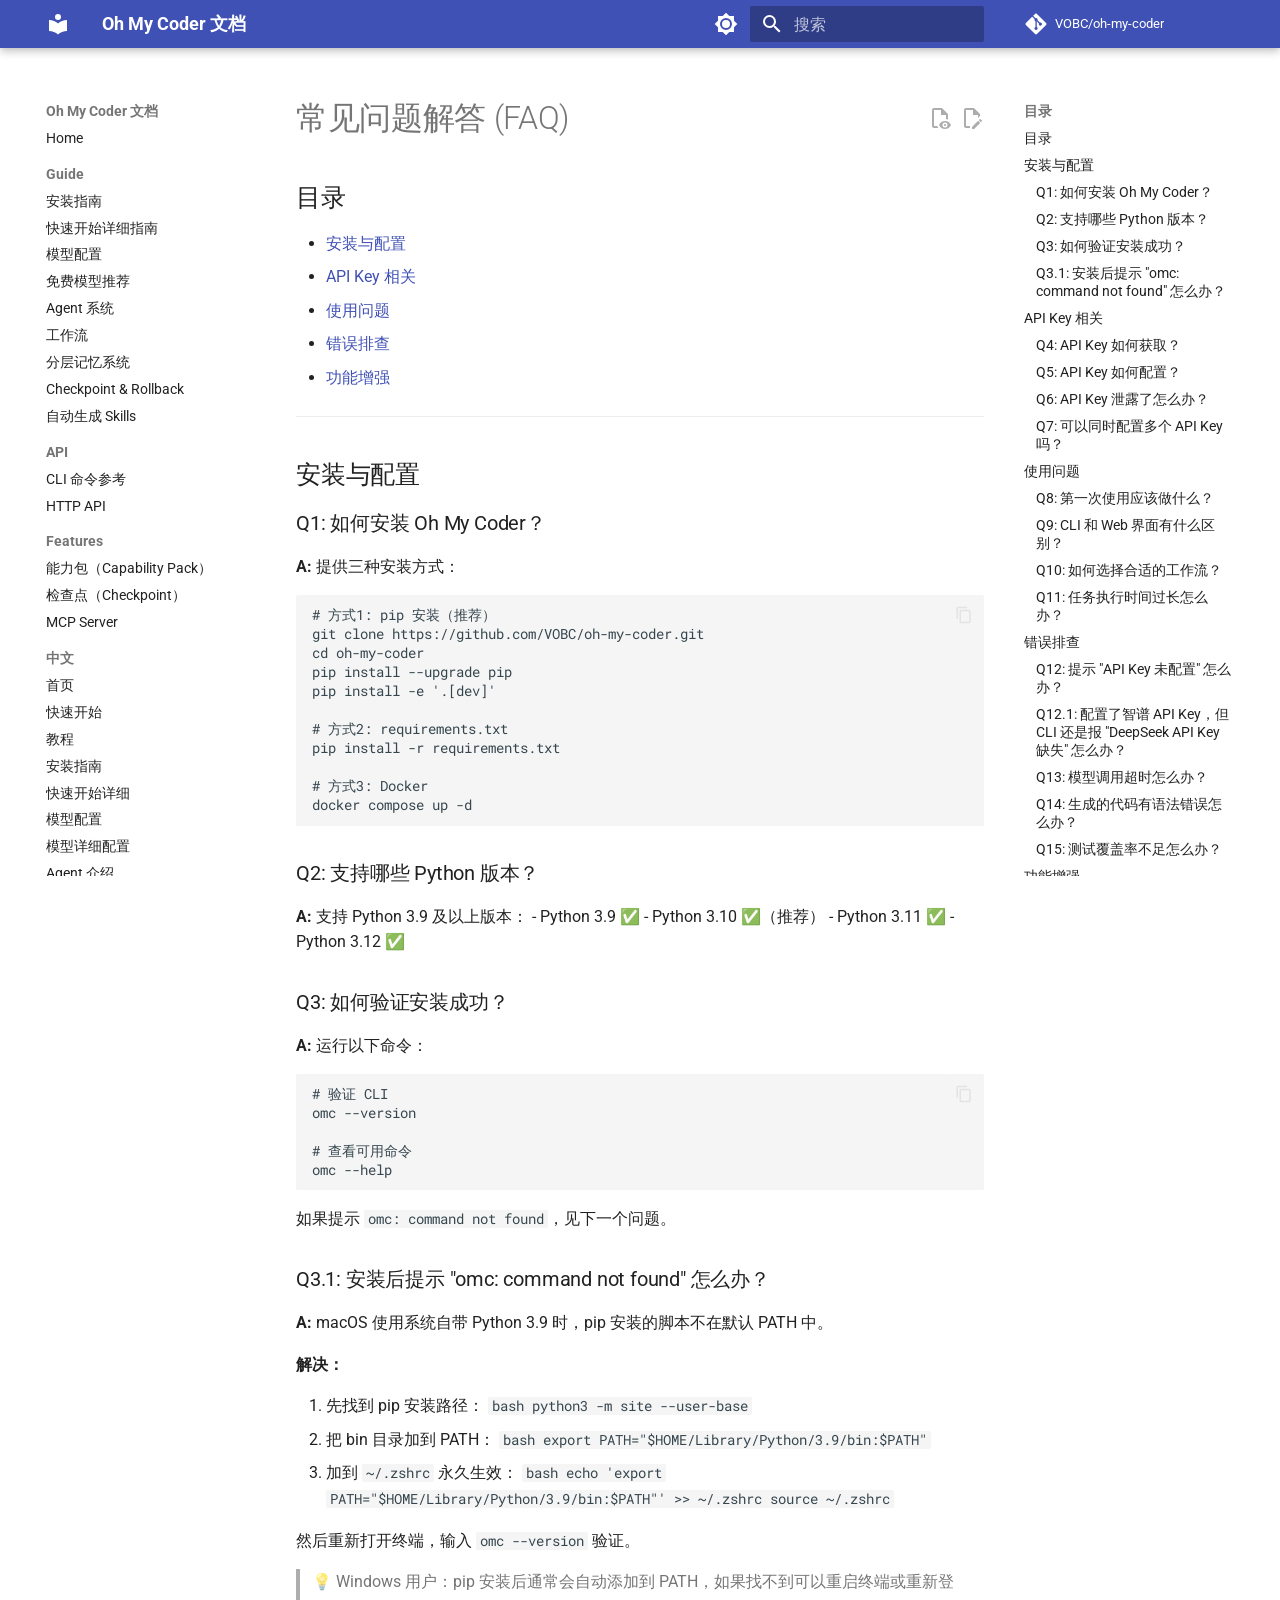
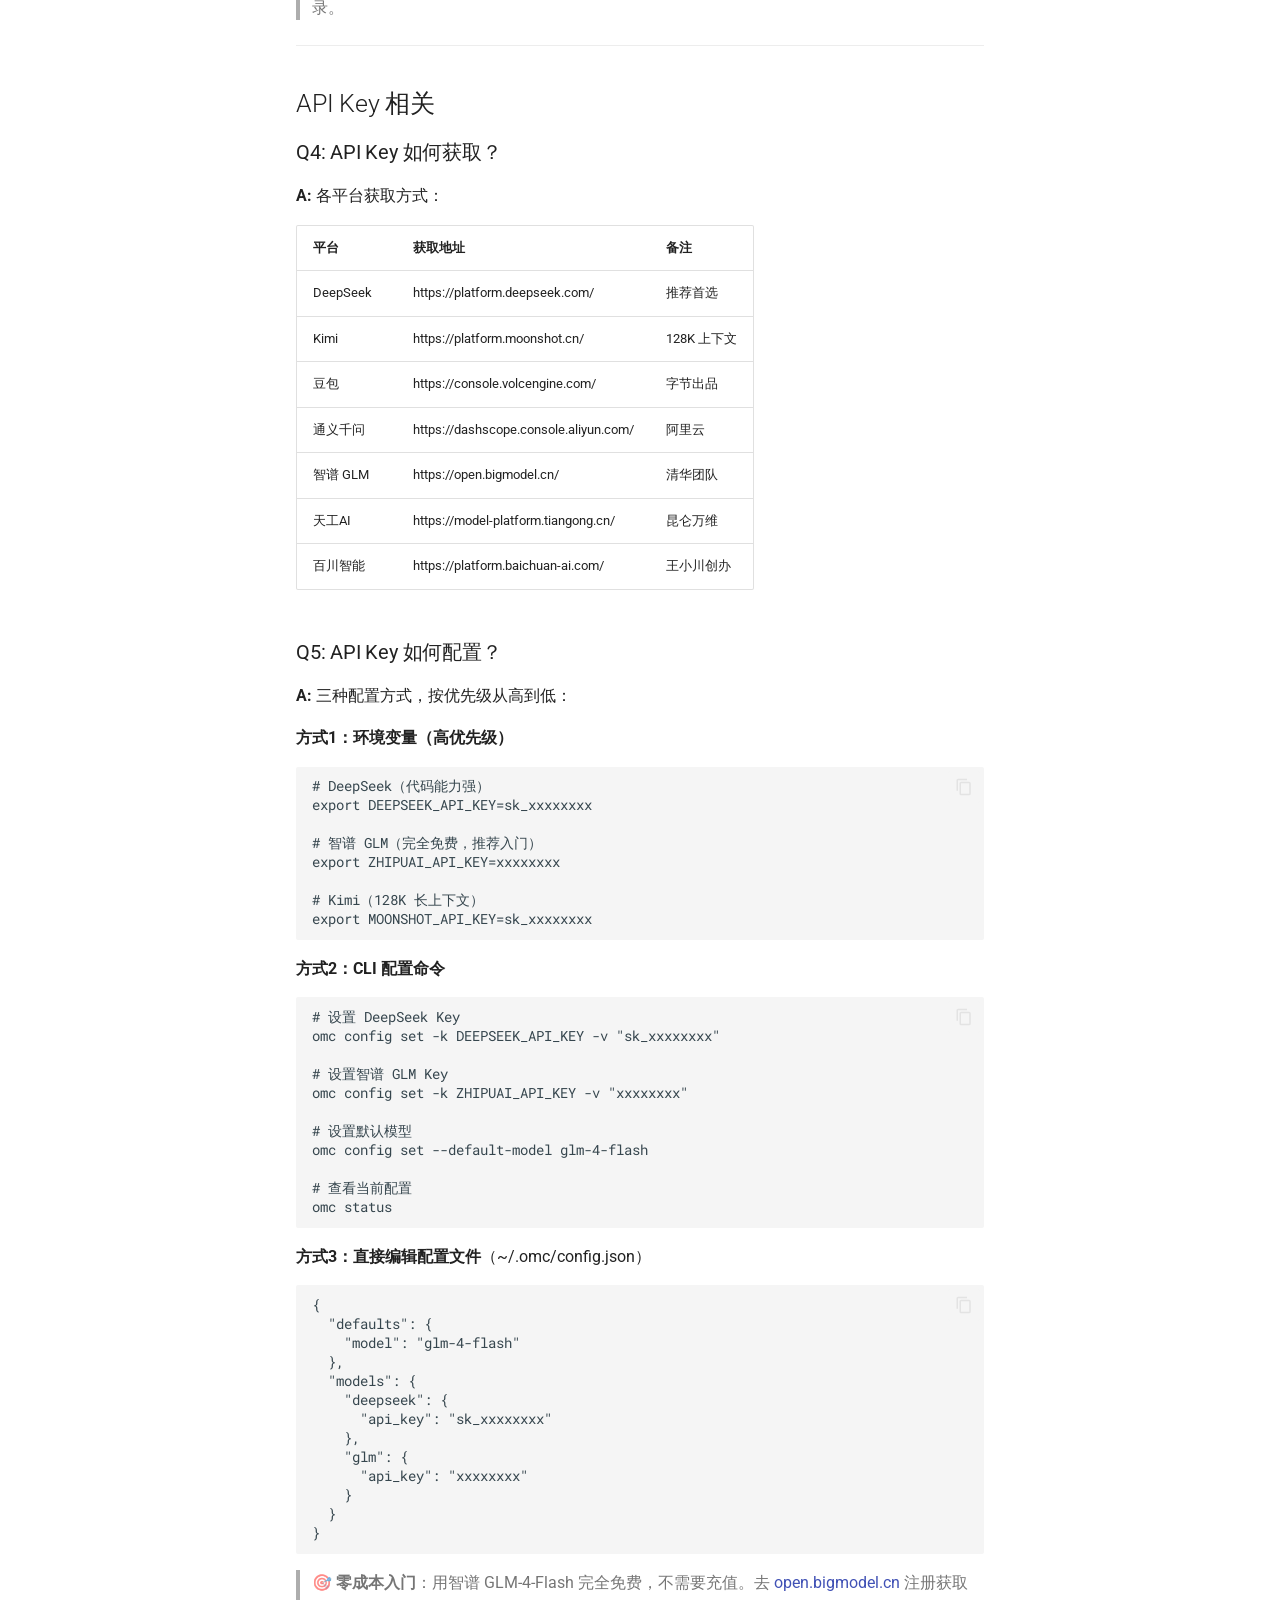
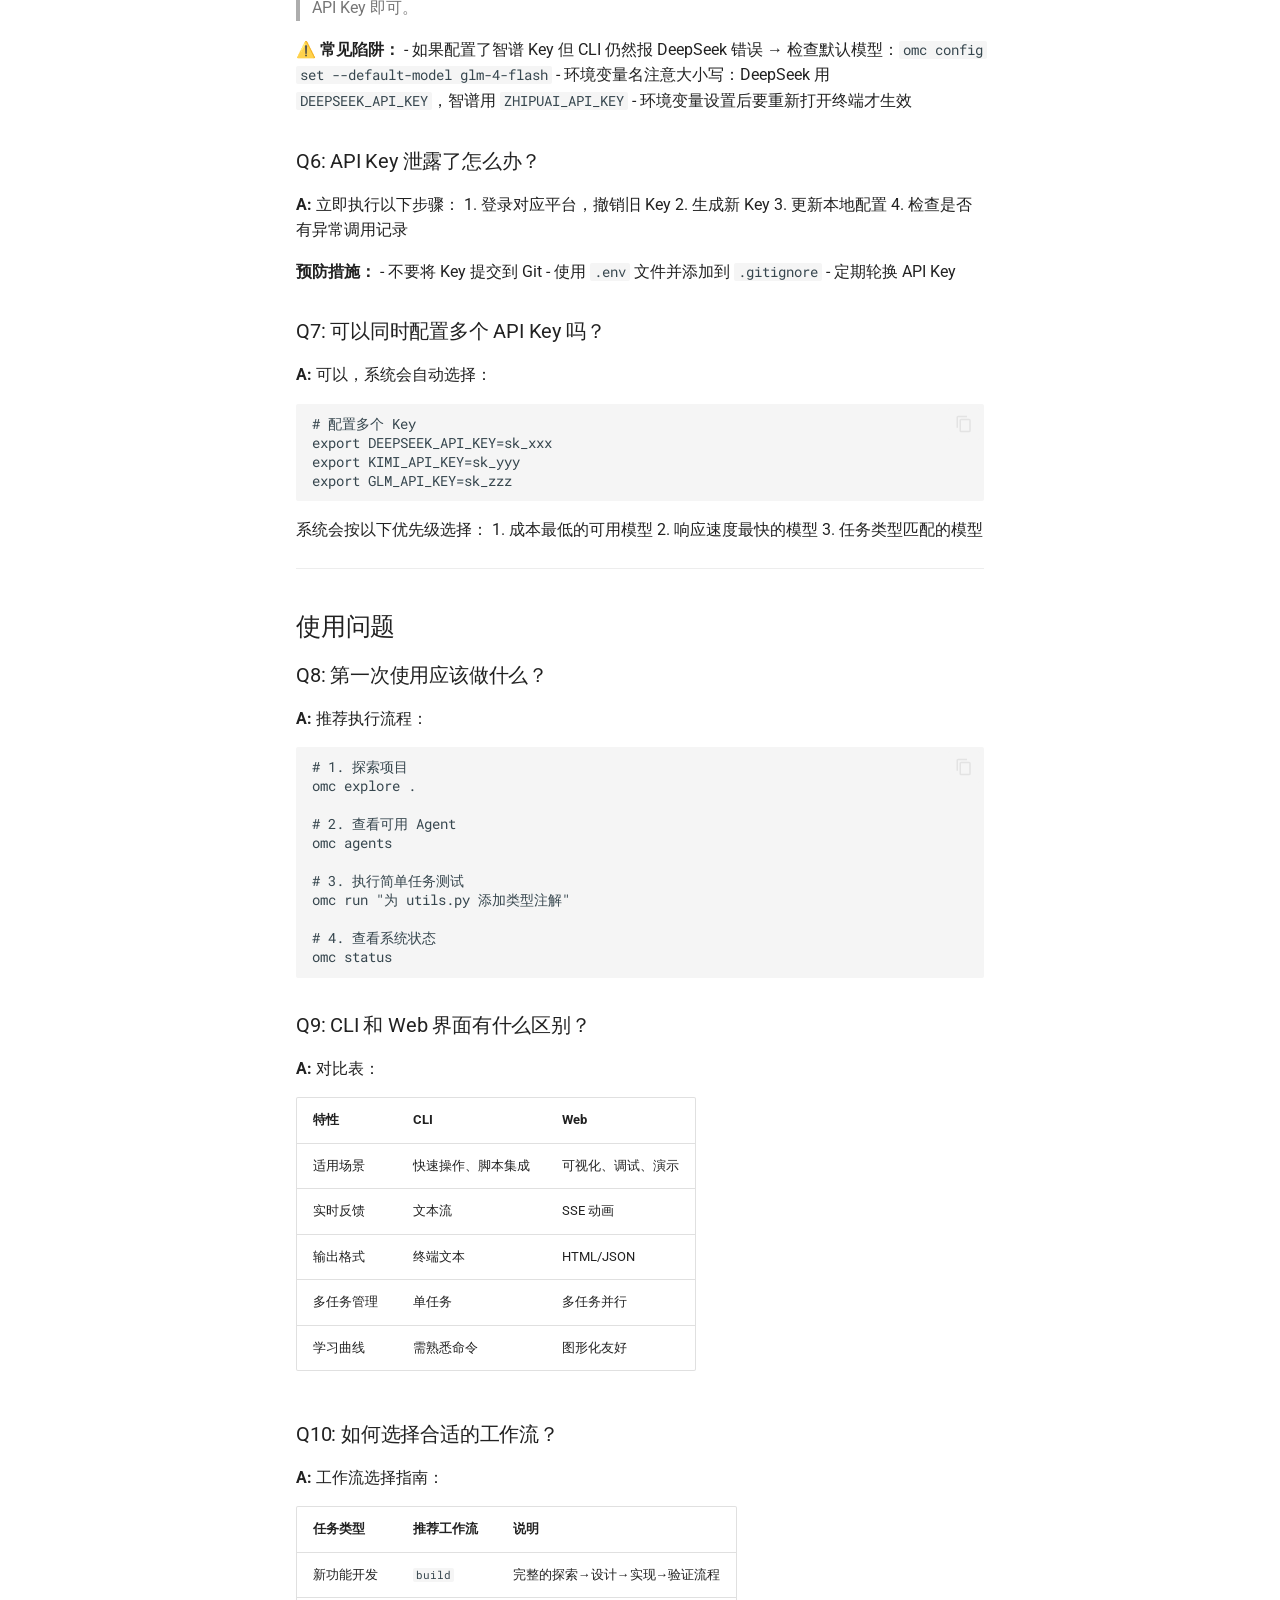
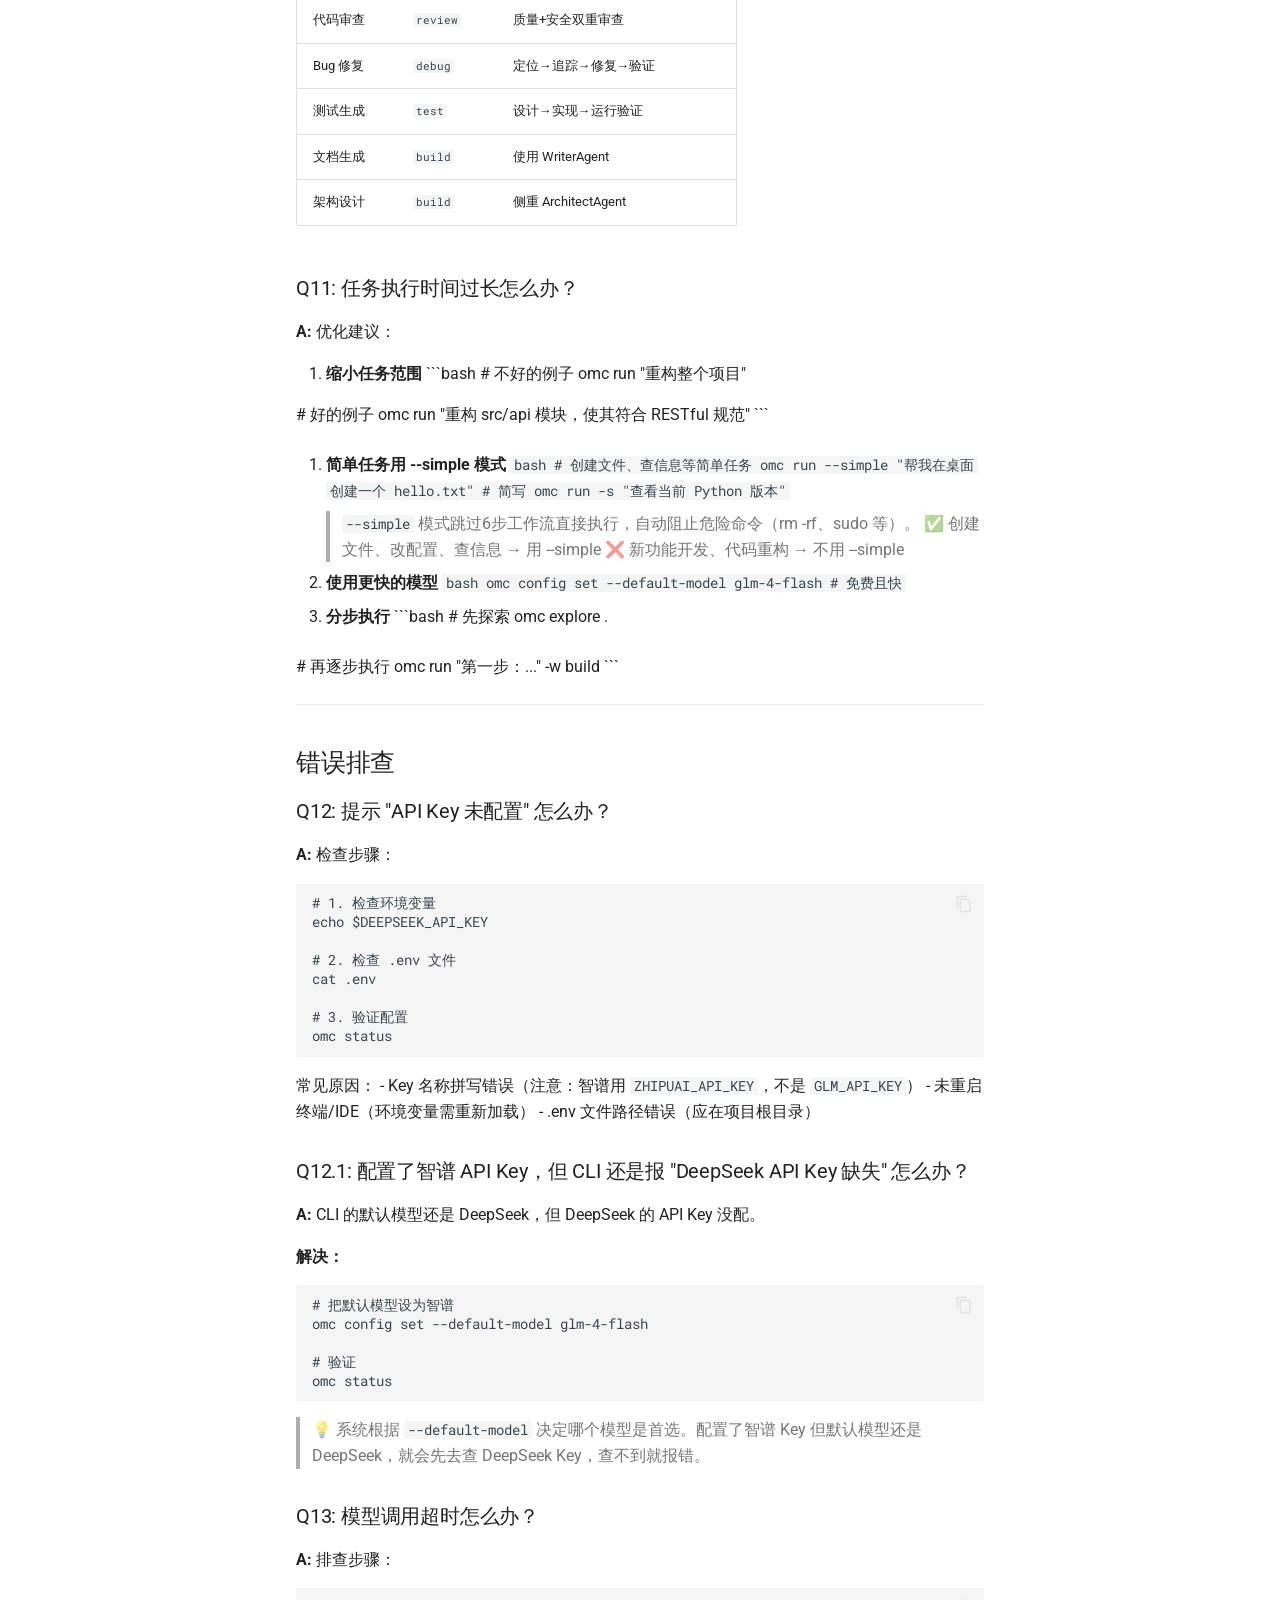
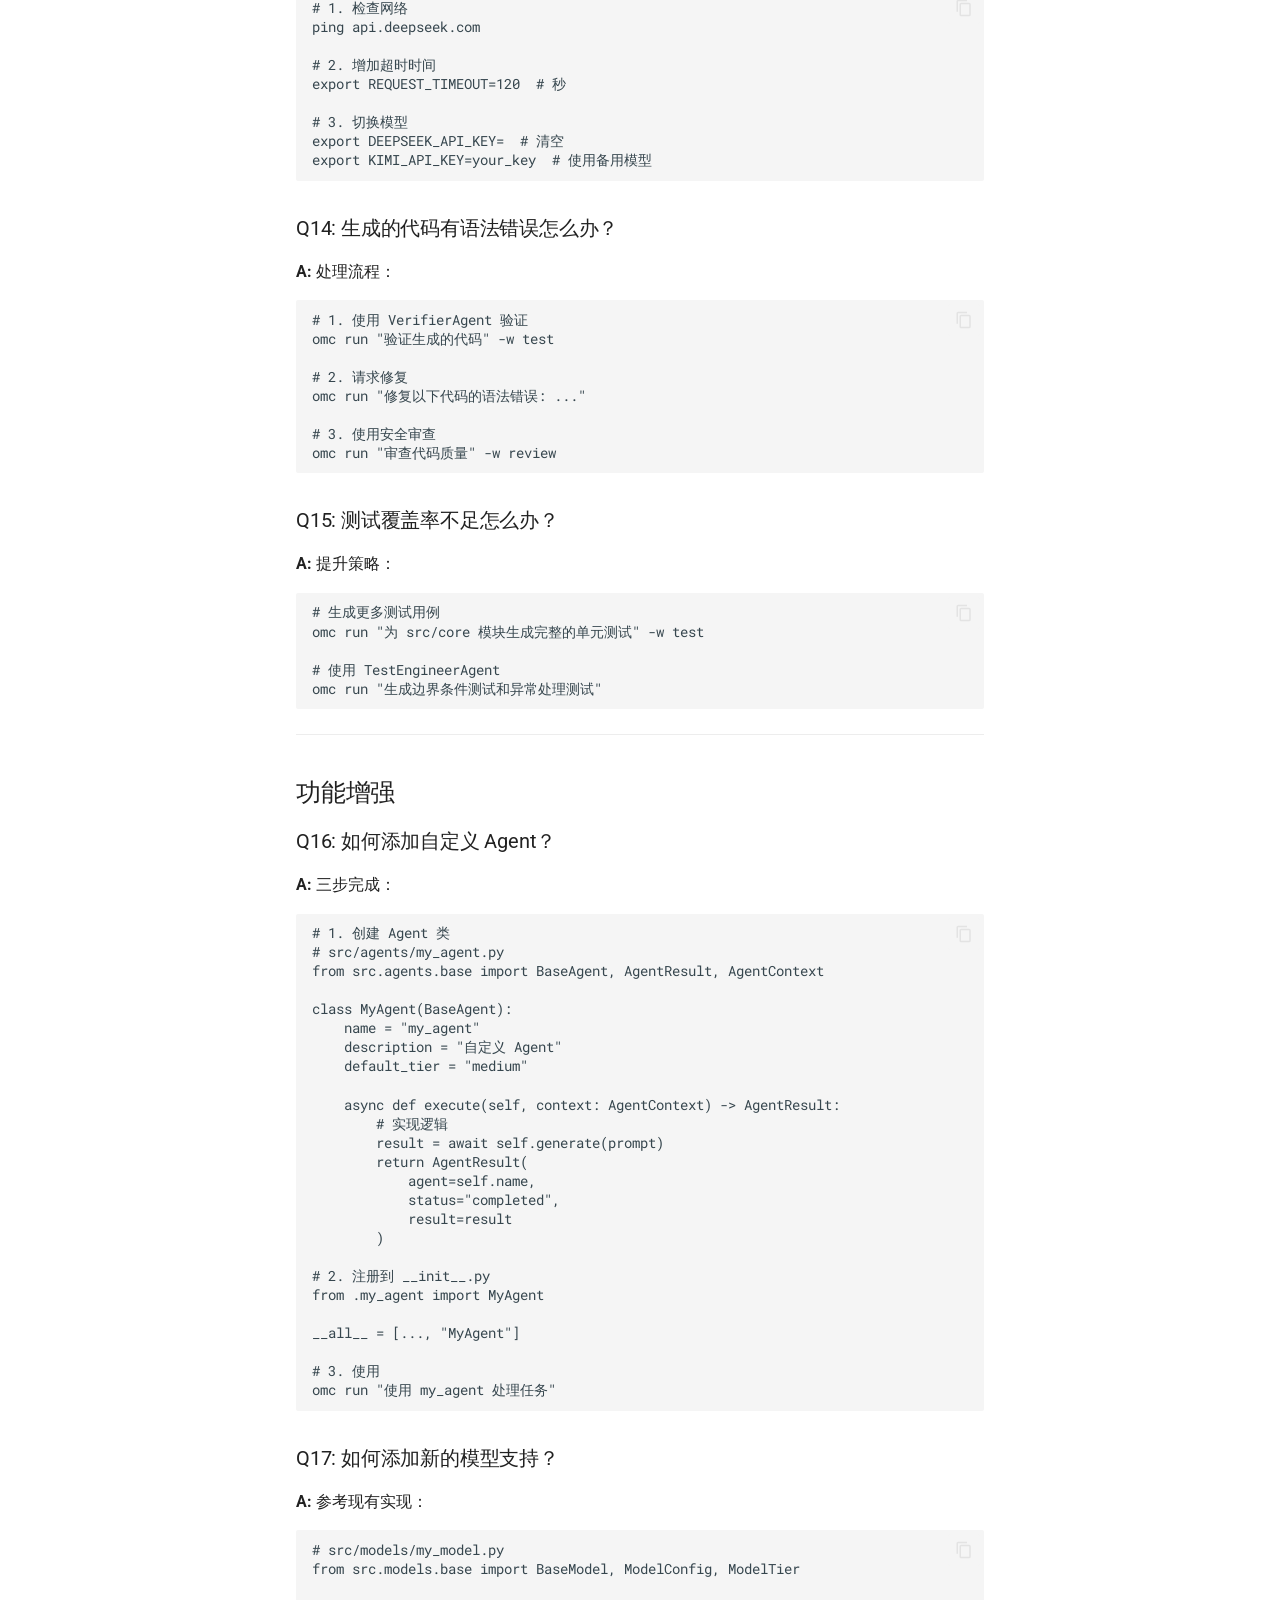
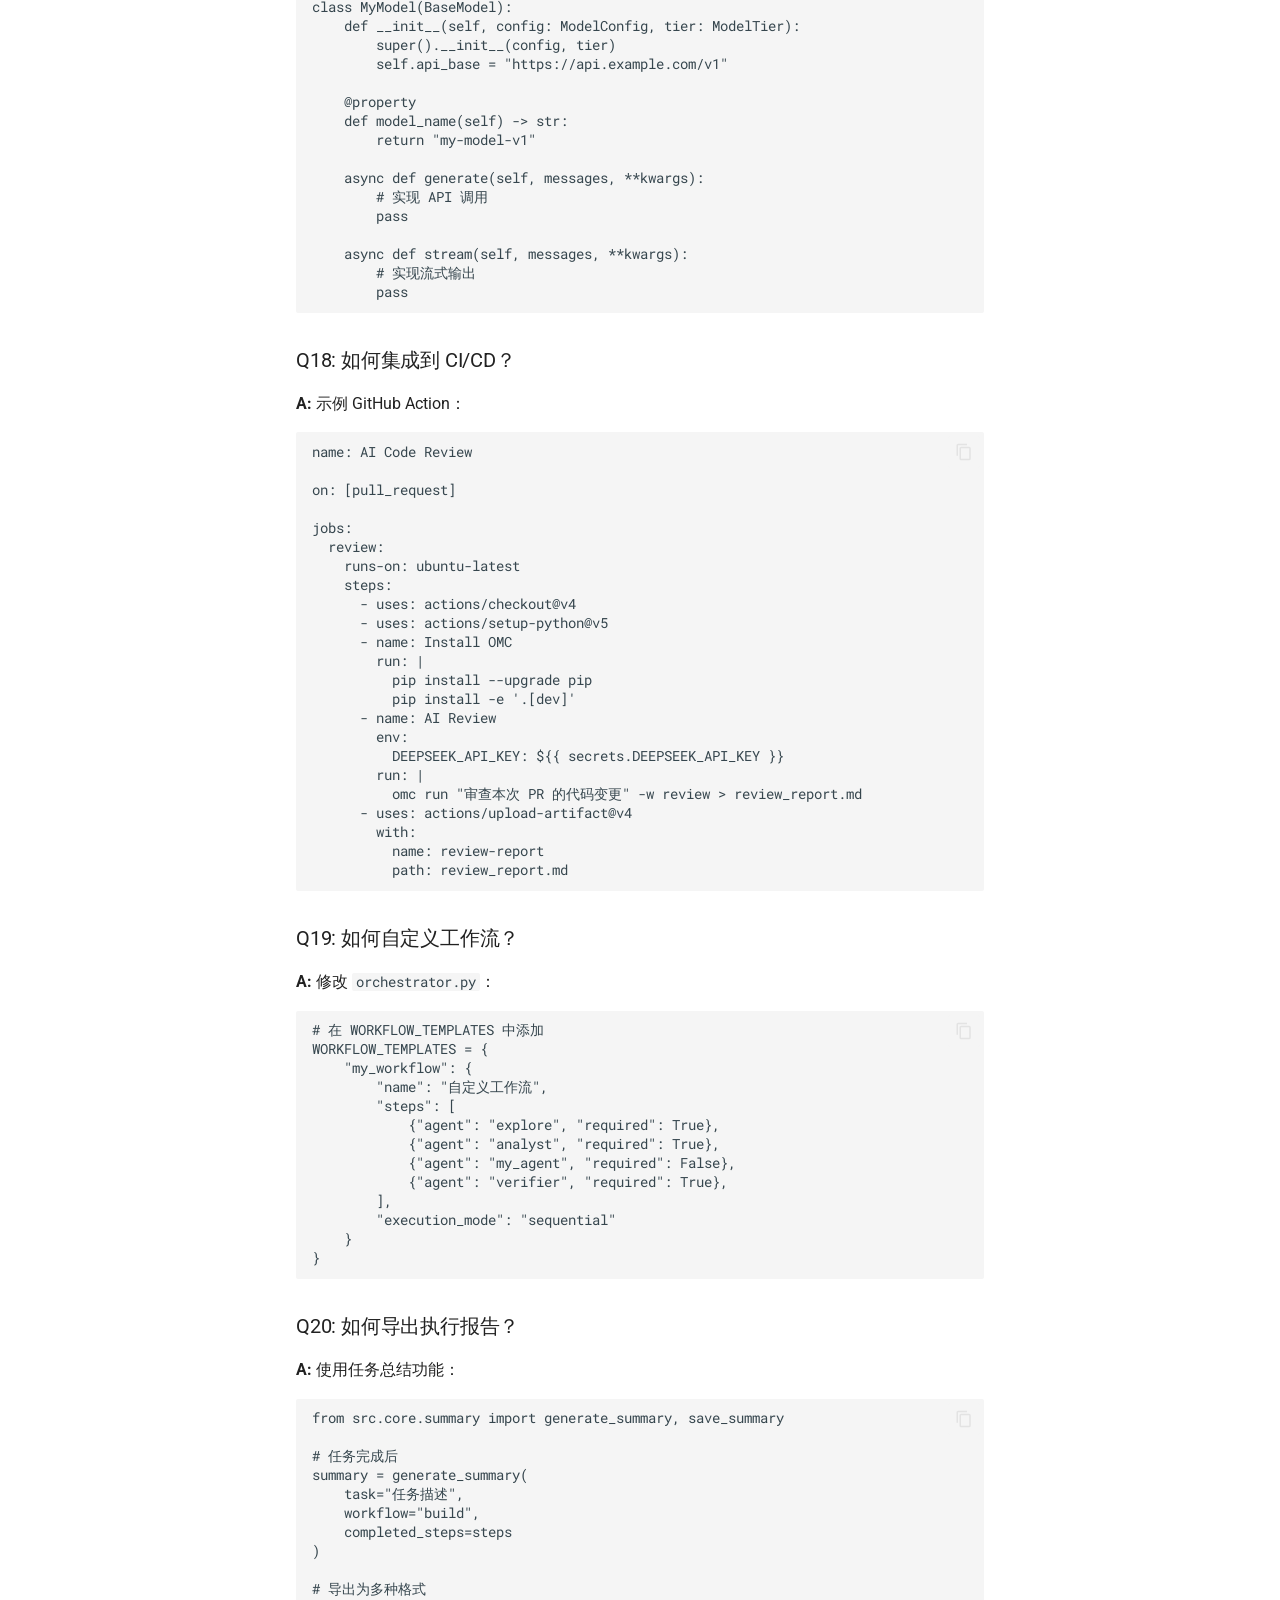
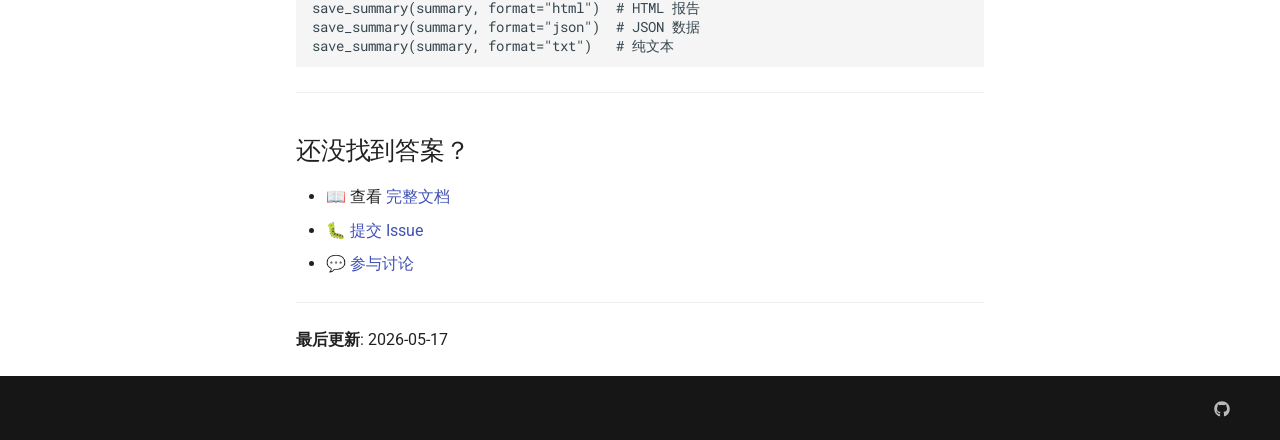
<file: FAQ/index.html>
<!doctype html>
<html lang="zh" class="no-js">
  <head>
    
      <meta charset="utf-8">
      <meta name="viewport" content="width=device-width,initial-scale=1">
      
        <meta name="description" content="🤖 多智能体 AI 编程助手，支持国内大模型，31 个专业 Agent，多 Agent 协作">
      
      
        <meta name="author" content="VOBC">
      
      
        <link rel="canonical" href="https://vobc.github.io/oh-my-coder/FAQ/">
      
      
      
      
        
      
      
      <link rel="icon" href="../assets/images/favicon.png">
      <meta name="generator" content="mkdocs-1.6.1, mkdocs-material-9.7.6">
    
    
      
        <title>常见问题解答 (FAQ) - Oh My Coder 文档</title>
      
    
    
      <link rel="stylesheet" href="../assets/stylesheets/main.484c7ddc.min.css">
      
        
        <link rel="stylesheet" href="../assets/stylesheets/palette.ab4e12ef.min.css">
      
      


    
    
      
    
    
      
        
        
        <link rel="preconnect" href="https://fonts.gstatic.com" crossorigin>
        <link rel="stylesheet" href="https://fonts.googleapis.com/css?family=Roboto:300,300i,400,400i,700,700i%7CRoboto+Mono:400,400i,700,700i&display=fallback">
        <style>:root{--md-text-font:"Roboto";--md-code-font:"Roboto Mono"}</style>
      
    
    
    <script>__md_scope=new URL("..",location),__md_hash=e=>[...e].reduce(((e,_)=>(e<<5)-e+_.charCodeAt(0)),0),__md_get=(e,_=localStorage,t=__md_scope)=>JSON.parse(_.getItem(t.pathname+"."+e)),__md_set=(e,_,t=localStorage,a=__md_scope)=>{try{t.setItem(a.pathname+"."+e,JSON.stringify(_))}catch(e){}}</script>
    
      
  


  
  

<script id="__analytics">function __md_analytics(){function e(){dataLayer.push(arguments)}window.dataLayer=window.dataLayer||[],e("js",new Date),e("config","G-XXXXXXXXXX"),document.addEventListener("DOMContentLoaded",(function(){document.forms.search&&document.forms.search.query.addEventListener("blur",(function(){this.value&&e("event","search",{search_term:this.value})}));document$.subscribe((function(){var t=document.forms.feedback;if(void 0!==t)for(var a of t.querySelectorAll("[type=submit]"))a.addEventListener("click",(function(a){a.preventDefault();var n=document.location.pathname,d=this.getAttribute("data-md-value");e("event","feedback",{page:n,data:d}),t.firstElementChild.disabled=!0;var r=t.querySelector(".md-feedback__note [data-md-value='"+d+"']");r&&(r.hidden=!1)})),t.hidden=!1})),location$.subscribe((function(t){e("config","G-XXXXXXXXXX",{page_path:t.pathname})}))}));var t=document.createElement("script");t.async=!0,t.src="https://www.googletagmanager.com/gtag/js?id=G-XXXXXXXXXX",document.getElementById("__analytics").insertAdjacentElement("afterEnd",t)}</script>
  
    <script>"undefined"!=typeof __md_analytics&&__md_analytics()</script>
  

    
    
  </head>
  
  
    
    
      
    
    
    
    
    <body dir="ltr" data-md-color-scheme="default" data-md-color-primary="indigo" data-md-color-accent="indigo">
  
    
    <input class="md-toggle" data-md-toggle="drawer" type="checkbox" id="__drawer" autocomplete="off">
    <input class="md-toggle" data-md-toggle="search" type="checkbox" id="__search" autocomplete="off">
    <label class="md-overlay" for="__drawer"></label>
    <div data-md-component="skip">
      
        
        <a href="#faq" class="md-skip">
          跳转至
        </a>
      
    </div>
    <div data-md-component="announce">
      
    </div>
    
    
      

  

<header class="md-header md-header--shadow" data-md-component="header">
  <nav class="md-header__inner md-grid" aria-label="页眉">
    <a href=".." title="Oh My Coder 文档" class="md-header__button md-logo" aria-label="Oh My Coder 文档" data-md-component="logo">
      
  
  <svg xmlns="http://www.w3.org/2000/svg" viewBox="0 0 24 24"><path d="M12 8a3 3 0 0 0 3-3 3 3 0 0 0-3-3 3 3 0 0 0-3 3 3 3 0 0 0 3 3m0 3.54C9.64 9.35 6.5 8 3 8v11c3.5 0 6.64 1.35 9 3.54 2.36-2.19 5.5-3.54 9-3.54V8c-3.5 0-6.64 1.35-9 3.54"/></svg>

    </a>
    <label class="md-header__button md-icon" for="__drawer">
      
      <svg xmlns="http://www.w3.org/2000/svg" viewBox="0 0 24 24"><path d="M3 6h18v2H3zm0 5h18v2H3zm0 5h18v2H3z"/></svg>
    </label>
    <div class="md-header__title" data-md-component="header-title">
      <div class="md-header__ellipsis">
        <div class="md-header__topic">
          <span class="md-ellipsis">
            Oh My Coder 文档
          </span>
        </div>
        <div class="md-header__topic" data-md-component="header-topic">
          <span class="md-ellipsis">
            
              常见问题解答 (FAQ)
            
          </span>
        </div>
      </div>
    </div>
    
      
        <form class="md-header__option" data-md-component="palette">
  
    
    
    
    <input class="md-option" data-md-color-media="(prefers-color-scheme: light)" data-md-color-scheme="default" data-md-color-primary="indigo" data-md-color-accent="indigo"  aria-label="切换到深色模式"  type="radio" name="__palette" id="__palette_0">
    
      <label class="md-header__button md-icon" title="切换到深色模式" for="__palette_1" hidden>
        <svg xmlns="http://www.w3.org/2000/svg" viewBox="0 0 24 24"><path d="M12 8a4 4 0 0 0-4 4 4 4 0 0 0 4 4 4 4 0 0 0 4-4 4 4 0 0 0-4-4m0 10a6 6 0 0 1-6-6 6 6 0 0 1 6-6 6 6 0 0 1 6 6 6 6 0 0 1-6 6m8-9.31V4h-4.69L12 .69 8.69 4H4v4.69L.69 12 4 15.31V20h4.69L12 23.31 15.31 20H20v-4.69L23.31 12z"/></svg>
      </label>
    
  
    
    
    
    <input class="md-option" data-md-color-media="(prefers-color-scheme: dark)" data-md-color-scheme="slate" data-md-color-primary="indigo" data-md-color-accent="indigo"  aria-label="切换到浅色模式"  type="radio" name="__palette" id="__palette_1">
    
      <label class="md-header__button md-icon" title="切换到浅色模式" for="__palette_0" hidden>
        <svg xmlns="http://www.w3.org/2000/svg" viewBox="0 0 24 24"><path d="M12 18c-.89 0-1.74-.2-2.5-.55C11.56 16.5 13 14.42 13 12s-1.44-4.5-3.5-5.45C10.26 6.2 11.11 6 12 6a6 6 0 0 1 6 6 6 6 0 0 1-6 6m8-9.31V4h-4.69L12 .69 8.69 4H4v4.69L.69 12 4 15.31V20h4.69L12 23.31 15.31 20H20v-4.69L23.31 12z"/></svg>
      </label>
    
  
</form>
      
    
    
      <script>var palette=__md_get("__palette");if(palette&&palette.color){if("(prefers-color-scheme)"===palette.color.media){var media=matchMedia("(prefers-color-scheme: light)"),input=document.querySelector(media.matches?"[data-md-color-media='(prefers-color-scheme: light)']":"[data-md-color-media='(prefers-color-scheme: dark)']");palette.color.media=input.getAttribute("data-md-color-media"),palette.color.scheme=input.getAttribute("data-md-color-scheme"),palette.color.primary=input.getAttribute("data-md-color-primary"),palette.color.accent=input.getAttribute("data-md-color-accent")}for(var[key,value]of Object.entries(palette.color))document.body.setAttribute("data-md-color-"+key,value)}</script>
    
    
    
      
      
        <label class="md-header__button md-icon" for="__search">
          
          <svg xmlns="http://www.w3.org/2000/svg" viewBox="0 0 24 24"><path d="M9.5 3A6.5 6.5 0 0 1 16 9.5c0 1.61-.59 3.09-1.56 4.23l.27.27h.79l5 5-1.5 1.5-5-5v-.79l-.27-.27A6.52 6.52 0 0 1 9.5 16 6.5 6.5 0 0 1 3 9.5 6.5 6.5 0 0 1 9.5 3m0 2C7 5 5 7 5 9.5S7 14 9.5 14 14 12 14 9.5 12 5 9.5 5"/></svg>
        </label>
        <div class="md-search" data-md-component="search" role="dialog">
  <label class="md-search__overlay" for="__search"></label>
  <div class="md-search__inner" role="search">
    <form class="md-search__form" name="search">
      <input type="text" class="md-search__input" name="query" aria-label="搜索" placeholder="搜索" autocapitalize="off" autocorrect="off" autocomplete="off" spellcheck="false" data-md-component="search-query" required>
      <label class="md-search__icon md-icon" for="__search">
        
        <svg xmlns="http://www.w3.org/2000/svg" viewBox="0 0 24 24"><path d="M9.5 3A6.5 6.5 0 0 1 16 9.5c0 1.61-.59 3.09-1.56 4.23l.27.27h.79l5 5-1.5 1.5-5-5v-.79l-.27-.27A6.52 6.52 0 0 1 9.5 16 6.5 6.5 0 0 1 3 9.5 6.5 6.5 0 0 1 9.5 3m0 2C7 5 5 7 5 9.5S7 14 9.5 14 14 12 14 9.5 12 5 9.5 5"/></svg>
        
        <svg xmlns="http://www.w3.org/2000/svg" viewBox="0 0 24 24"><path d="M20 11v2H8l5.5 5.5-1.42 1.42L4.16 12l7.92-7.92L13.5 5.5 8 11z"/></svg>
      </label>
      <nav class="md-search__options" aria-label="查找">
        
        <button type="reset" class="md-search__icon md-icon" title="清空当前内容" aria-label="清空当前内容" tabindex="-1">
          
          <svg xmlns="http://www.w3.org/2000/svg" viewBox="0 0 24 24"><path d="M19 6.41 17.59 5 12 10.59 6.41 5 5 6.41 10.59 12 5 17.59 6.41 19 12 13.41 17.59 19 19 17.59 13.41 12z"/></svg>
        </button>
      </nav>
      
        <div class="md-search__suggest" data-md-component="search-suggest"></div>
      
    </form>
    <div class="md-search__output">
      <div class="md-search__scrollwrap" tabindex="0" data-md-scrollfix>
        <div class="md-search-result" data-md-component="search-result">
          <div class="md-search-result__meta">
            正在初始化搜索引擎
          </div>
          <ol class="md-search-result__list" role="presentation"></ol>
        </div>
      </div>
    </div>
  </div>
</div>
      
    
    
      <div class="md-header__source">
        <a href="https://github.com/VOBC/oh-my-coder" title="前往仓库" class="md-source" data-md-component="source">
  <div class="md-source__icon md-icon">
    
    <svg xmlns="http://www.w3.org/2000/svg" viewBox="0 0 448 512"><!--! Font Awesome Free 7.1.0 by @fontawesome - https://fontawesome.com License - https://fontawesome.com/license/free (Icons: CC BY 4.0, Fonts: SIL OFL 1.1, Code: MIT License) Copyright 2025 Fonticons, Inc.--><path d="M439.6 236.1 244 40.5c-5.4-5.5-12.8-8.5-20.4-8.5s-15 3-20.4 8.4L162.5 81l51.5 51.5c27.1-9.1 52.7 16.8 43.4 43.7l49.7 49.7c34.2-11.8 61.2 31 35.5 56.7-26.5 26.5-70.2-2.9-56-37.3L240.3 199v121.9c25.3 12.5 22.3 41.8 9.1 55-6.4 6.4-15.2 10.1-24.3 10.1s-17.8-3.6-24.3-10.1c-17.6-17.6-11.1-46.9 11.2-56v-123c-20.8-8.5-24.6-30.7-18.6-45L142.6 101 8.5 235.1C3 240.6 0 247.9 0 255.5s3 15 8.5 20.4l195.6 195.7c5.4 5.4 12.7 8.4 20.4 8.4s15-3 20.4-8.4l194.7-194.7c5.4-5.4 8.4-12.8 8.4-20.4s-3-15-8.4-20.4"/></svg>
  </div>
  <div class="md-source__repository">
    VOBC/oh-my-coder
  </div>
</a>
      </div>
    
  </nav>
  
</header>
    
    <div class="md-container" data-md-component="container">
      
      
        
          
        
      
      <main class="md-main" data-md-component="main">
        <div class="md-main__inner md-grid">
          
            
              
              <div class="md-sidebar md-sidebar--primary" data-md-component="sidebar" data-md-type="navigation" >
                <div class="md-sidebar__scrollwrap">
                  <div class="md-sidebar__inner">
                    



<nav class="md-nav md-nav--primary" aria-label="导航栏" data-md-level="0">
  <label class="md-nav__title" for="__drawer">
    <a href=".." title="Oh My Coder 文档" class="md-nav__button md-logo" aria-label="Oh My Coder 文档" data-md-component="logo">
      
  
  <svg xmlns="http://www.w3.org/2000/svg" viewBox="0 0 24 24"><path d="M12 8a3 3 0 0 0 3-3 3 3 0 0 0-3-3 3 3 0 0 0-3 3 3 3 0 0 0 3 3m0 3.54C9.64 9.35 6.5 8 3 8v11c3.5 0 6.64 1.35 9 3.54 2.36-2.19 5.5-3.54 9-3.54V8c-3.5 0-6.64 1.35-9 3.54"/></svg>

    </a>
    Oh My Coder 文档
  </label>
  
    <div class="md-nav__source">
      <a href="https://github.com/VOBC/oh-my-coder" title="前往仓库" class="md-source" data-md-component="source">
  <div class="md-source__icon md-icon">
    
    <svg xmlns="http://www.w3.org/2000/svg" viewBox="0 0 448 512"><!--! Font Awesome Free 7.1.0 by @fontawesome - https://fontawesome.com License - https://fontawesome.com/license/free (Icons: CC BY 4.0, Fonts: SIL OFL 1.1, Code: MIT License) Copyright 2025 Fonticons, Inc.--><path d="M439.6 236.1 244 40.5c-5.4-5.5-12.8-8.5-20.4-8.5s-15 3-20.4 8.4L162.5 81l51.5 51.5c27.1-9.1 52.7 16.8 43.4 43.7l49.7 49.7c34.2-11.8 61.2 31 35.5 56.7-26.5 26.5-70.2-2.9-56-37.3L240.3 199v121.9c25.3 12.5 22.3 41.8 9.1 55-6.4 6.4-15.2 10.1-24.3 10.1s-17.8-3.6-24.3-10.1c-17.6-17.6-11.1-46.9 11.2-56v-123c-20.8-8.5-24.6-30.7-18.6-45L142.6 101 8.5 235.1C3 240.6 0 247.9 0 255.5s3 15 8.5 20.4l195.6 195.7c5.4 5.4 12.7 8.4 20.4 8.4s15-3 20.4-8.4l194.7-194.7c5.4-5.4 8.4-12.8 8.4-20.4s-3-15-8.4-20.4"/></svg>
  </div>
  <div class="md-source__repository">
    VOBC/oh-my-coder
  </div>
</a>
    </div>
  
  <ul class="md-nav__list" data-md-scrollfix>
    
      
      
  
  
  
  
    <li class="md-nav__item">
      <a href=".." class="md-nav__link">
        
  
  
  <span class="md-ellipsis">
    
  
    Home
  

    
  </span>
  
  

      </a>
    </li>
  

    
      
      
  
  
  
  
    
    
    
    
      
        
        
      
    
    
    <li class="md-nav__item md-nav__item--section md-nav__item--nested">
      
        
        
          
        
        <input class="md-nav__toggle md-toggle md-toggle--indeterminate" type="checkbox" id="__nav_2" >
        
          
          <label class="md-nav__link" for="__nav_2" id="__nav_2_label" tabindex="">
            
  
  
  <span class="md-ellipsis">
    
  
    Guide
  

    
  </span>
  
  

            <span class="md-nav__icon md-icon"></span>
          </label>
        
        <nav class="md-nav" data-md-level="1" aria-labelledby="__nav_2_label" aria-expanded="false">
          <label class="md-nav__title" for="__nav_2">
            <span class="md-nav__icon md-icon"></span>
            
  
    Guide
  

          </label>
          <ul class="md-nav__list" data-md-scrollfix>
            
              
                
  
  
  
  
    <li class="md-nav__item">
      <a href="../guide/install/" class="md-nav__link">
        
  
  
  <span class="md-ellipsis">
    
  
    安装指南
  

    
  </span>
  
  

      </a>
    </li>
  

              
            
              
                
  
  
  
  
    <li class="md-nav__item">
      <a href="../guide/quick-start/" class="md-nav__link">
        
  
  
  <span class="md-ellipsis">
    
  
    快速开始详细指南
  

    
  </span>
  
  

      </a>
    </li>
  

              
            
              
                
  
  
  
  
    <li class="md-nav__item">
      <a href="../guide/models/" class="md-nav__link">
        
  
  
  <span class="md-ellipsis">
    
  
    模型配置
  

    
  </span>
  
  

      </a>
    </li>
  

              
            
              
                
  
  
  
  
    <li class="md-nav__item">
      <a href="../guide/free-models/" class="md-nav__link">
        
  
  
  <span class="md-ellipsis">
    
  
    免费模型推荐
  

    
  </span>
  
  

      </a>
    </li>
  

              
            
              
                
  
  
  
  
    <li class="md-nav__item">
      <a href="../guide/agents/" class="md-nav__link">
        
  
  
  <span class="md-ellipsis">
    
  
    Agent 系统
  

    
  </span>
  
  

      </a>
    </li>
  

              
            
              
                
  
  
  
  
    <li class="md-nav__item">
      <a href="../guide/workflows/" class="md-nav__link">
        
  
  
  <span class="md-ellipsis">
    
  
    工作流
  

    
  </span>
  
  

      </a>
    </li>
  

              
            
              
                
  
  
  
  
    <li class="md-nav__item">
      <a href="../guide/memory-system/" class="md-nav__link">
        
  
  
  <span class="md-ellipsis">
    
  
    分层记忆系统
  

    
  </span>
  
  

      </a>
    </li>
  

              
            
              
                
  
  
  
  
    <li class="md-nav__item">
      <a href="../guide/checkpoint/" class="md-nav__link">
        
  
  
  <span class="md-ellipsis">
    
  
    Checkpoint &amp; Rollback
  

    
  </span>
  
  

      </a>
    </li>
  

              
            
              
                
  
  
  
  
    <li class="md-nav__item">
      <a href="../guide/auto-skill/" class="md-nav__link">
        
  
  
  <span class="md-ellipsis">
    
  
    自动生成 Skills
  

    
  </span>
  
  

      </a>
    </li>
  

              
            
          </ul>
        </nav>
      
    </li>
  

    
      
      
  
  
  
  
    
    
    
    
      
        
        
      
    
    
    <li class="md-nav__item md-nav__item--section md-nav__item--nested">
      
        
        
          
        
        <input class="md-nav__toggle md-toggle md-toggle--indeterminate" type="checkbox" id="__nav_3" >
        
          
          <label class="md-nav__link" for="__nav_3" id="__nav_3_label" tabindex="">
            
  
  
  <span class="md-ellipsis">
    
  
    API
  

    
  </span>
  
  

            <span class="md-nav__icon md-icon"></span>
          </label>
        
        <nav class="md-nav" data-md-level="1" aria-labelledby="__nav_3_label" aria-expanded="false">
          <label class="md-nav__title" for="__nav_3">
            <span class="md-nav__icon md-icon"></span>
            
  
    API
  

          </label>
          <ul class="md-nav__list" data-md-scrollfix>
            
              
                
  
  
  
  
    <li class="md-nav__item">
      <a href="../api/cli/" class="md-nav__link">
        
  
  
  <span class="md-ellipsis">
    
  
    CLI 命令参考
  

    
  </span>
  
  

      </a>
    </li>
  

              
            
              
                
  
  
  
  
    <li class="md-nav__item">
      <a href="../api/http-api/" class="md-nav__link">
        
  
  
  <span class="md-ellipsis">
    
  
    HTTP API
  

    
  </span>
  
  

      </a>
    </li>
  

              
            
          </ul>
        </nav>
      
    </li>
  

    
      
      
  
  
  
  
    
    
    
    
      
        
        
      
    
    
    <li class="md-nav__item md-nav__item--section md-nav__item--nested">
      
        
        
          
        
        <input class="md-nav__toggle md-toggle md-toggle--indeterminate" type="checkbox" id="__nav_4" >
        
          
          <label class="md-nav__link" for="__nav_4" id="__nav_4_label" tabindex="">
            
  
  
  <span class="md-ellipsis">
    
  
    Features
  

    
  </span>
  
  

            <span class="md-nav__icon md-icon"></span>
          </label>
        
        <nav class="md-nav" data-md-level="1" aria-labelledby="__nav_4_label" aria-expanded="false">
          <label class="md-nav__title" for="__nav_4">
            <span class="md-nav__icon md-icon"></span>
            
  
    Features
  

          </label>
          <ul class="md-nav__list" data-md-scrollfix>
            
              
                
  
  
  
  
    <li class="md-nav__item">
      <a href="../features/capability-pack/" class="md-nav__link">
        
  
  
  <span class="md-ellipsis">
    
  
    能力包（Capability Pack）
  

    
  </span>
  
  

      </a>
    </li>
  

              
            
              
                
  
  
  
  
    <li class="md-nav__item">
      <a href="../features/checkpoint/" class="md-nav__link">
        
  
  
  <span class="md-ellipsis">
    
  
    检查点（Checkpoint）
  

    
  </span>
  
  

      </a>
    </li>
  

              
            
              
                
  
  
  
  
    <li class="md-nav__item">
      <a href="../features/mcp-server/" class="md-nav__link">
        
  
  
  <span class="md-ellipsis">
    
  
    MCP Server
  

    
  </span>
  
  

      </a>
    </li>
  

              
            
          </ul>
        </nav>
      
    </li>
  

    
      
      
  
  
  
  
    
    
    
    
      
        
        
      
    
    
    <li class="md-nav__item md-nav__item--section md-nav__item--nested">
      
        
        
          
        
        <input class="md-nav__toggle md-toggle md-toggle--indeterminate" type="checkbox" id="__nav_5" >
        
          
          <label class="md-nav__link" for="__nav_5" id="__nav_5_label" tabindex="">
            
  
  
  <span class="md-ellipsis">
    
  
    中文
  

    
  </span>
  
  

            <span class="md-nav__icon md-icon"></span>
          </label>
        
        <nav class="md-nav" data-md-level="1" aria-labelledby="__nav_5_label" aria-expanded="false">
          <label class="md-nav__title" for="__nav_5">
            <span class="md-nav__icon md-icon"></span>
            
  
    中文
  

          </label>
          <ul class="md-nav__list" data-md-scrollfix>
            
              
                
  
  
  
  
    <li class="md-nav__item">
      <a href="../zh/" class="md-nav__link">
        
  
  
  <span class="md-ellipsis">
    
  
    首页
  

    
  </span>
  
  

      </a>
    </li>
  

              
            
              
                
  
  
  
  
    <li class="md-nav__item">
      <a href="../zh/getting-started/" class="md-nav__link">
        
  
  
  <span class="md-ellipsis">
    
  
    快速开始
  

    
  </span>
  
  

      </a>
    </li>
  

              
            
              
                
  
  
  
  
    <li class="md-nav__item">
      <a href="../zh/tutorials/" class="md-nav__link">
        
  
  
  <span class="md-ellipsis">
    
  
    教程
  

    
  </span>
  
  

      </a>
    </li>
  

              
            
              
                
  
  
  
  
    <li class="md-nav__item">
      <a href="../zh/guide/install/" class="md-nav__link">
        
  
  
  <span class="md-ellipsis">
    
  
    安装指南
  

    
  </span>
  
  

      </a>
    </li>
  

              
            
              
                
  
  
  
  
    <li class="md-nav__item">
      <a href="../zh/guide/quick-start/" class="md-nav__link">
        
  
  
  <span class="md-ellipsis">
    
  
    快速开始详细
  

    
  </span>
  
  

      </a>
    </li>
  

              
            
              
                
  
  
  
  
    <li class="md-nav__item">
      <a href="../zh/guide/models/" class="md-nav__link">
        
  
  
  <span class="md-ellipsis">
    
  
    模型配置
  

    
  </span>
  
  

      </a>
    </li>
  

              
            
              
                
  
  
  
  
    <li class="md-nav__item">
      <a href="../zh/guide/model-config/" class="md-nav__link">
        
  
  
  <span class="md-ellipsis">
    
  
    模型详细配置
  

    
  </span>
  
  

      </a>
    </li>
  

              
            
              
                
  
  
  
  
    <li class="md-nav__item">
      <a href="../zh/guide/agents/" class="md-nav__link">
        
  
  
  <span class="md-ellipsis">
    
  
    Agent 介绍
  

    
  </span>
  
  

      </a>
    </li>
  

              
            
              
                
  
  
  
  
    <li class="md-nav__item">
      <a href="../zh/guide/workflows/" class="md-nav__link">
        
  
  
  <span class="md-ellipsis">
    
  
    工作流说明
  

    
  </span>
  
  

      </a>
    </li>
  

              
            
              
                
  
  
  
  
    <li class="md-nav__item">
      <a href="../zh/guide/deployment/" class="md-nav__link">
        
  
  
  <span class="md-ellipsis">
    
  
    部署说明
  

    
  </span>
  
  

      </a>
    </li>
  

              
            
              
                
  
  
  
  
    <li class="md-nav__item">
      <a href="../zh/guide/comparison/" class="md-nav__link">
        
  
  
  <span class="md-ellipsis">
    
  
    竞品对比
  

    
  </span>
  
  

      </a>
    </li>
  

              
            
              
                
  
  
  
  
    <li class="md-nav__item">
      <a href="../zh/FAQ/" class="md-nav__link">
        
  
  
  <span class="md-ellipsis">
    
  
    常见问题
  

    
  </span>
  
  

      </a>
    </li>
  

              
            
              
                
  
  
  
  
    
    
    
    
      
    
    
    <li class="md-nav__item md-nav__item--nested">
      
        
        
          
        
        <input class="md-nav__toggle md-toggle md-toggle--indeterminate" type="checkbox" id="__nav_5_13" >
        
          
          <label class="md-nav__link" for="__nav_5_13" id="__nav_5_13_label" tabindex="0">
            
  
  
  <span class="md-ellipsis">
    
  
    功能特性
  

    
  </span>
  
  

            <span class="md-nav__icon md-icon"></span>
          </label>
        
        <nav class="md-nav" data-md-level="2" aria-labelledby="__nav_5_13_label" aria-expanded="false">
          <label class="md-nav__title" for="__nav_5_13">
            <span class="md-nav__icon md-icon"></span>
            
  
    功能特性
  

          </label>
          <ul class="md-nav__list" data-md-scrollfix>
            
              
                
  
  
  
  
    <li class="md-nav__item">
      <a href="../zh/features/active-learning/" class="md-nav__link">
        
  
  
  <span class="md-ellipsis">
    
  
    🧠 主动学习模块
  

    
  </span>
  
  

      </a>
    </li>
  

              
            
              
                
  
  
  
  
    <li class="md-nav__item">
      <a href="../zh/features/capability-pack/" class="md-nav__link">
        
  
  
  <span class="md-ellipsis">
    
  
    能力包（Capability Pack）
  

    
  </span>
  
  

      </a>
    </li>
  

              
            
              
                
  
  
  
  
    <li class="md-nav__item">
      <a href="../zh/features/checkpoint/" class="md-nav__link">
        
  
  
  <span class="md-ellipsis">
    
  
    检查点（Checkpoint）
  

    
  </span>
  
  

      </a>
    </li>
  

              
            
              
                
  
  
  
  
    <li class="md-nav__item">
      <a href="../zh/features/gep-protocol/" class="md-nav__link">
        
  
  
  <span class="md-ellipsis">
    
  
    🧬 GEP 协议支持 (WIP)
  

    
  </span>
  
  

      </a>
    </li>
  

              
            
              
                
  
  
  
  
    <li class="md-nav__item">
      <a href="../zh/features/mcp-server/" class="md-nav__link">
        
  
  
  <span class="md-ellipsis">
    
  
    MCP Server
  

    
  </span>
  
  

      </a>
    </li>
  

              
            
              
                
  
  
  
  
    <li class="md-nav__item">
      <a href="../zh/features/quest-mode/" class="md-nav__link">
        
  
  
  <span class="md-ellipsis">
    
  
    🧙 Quest Mode（异步自主编程）
  

    
  </span>
  
  

      </a>
    </li>
  

              
            
          </ul>
        </nav>
      
    </li>
  

              
            
              
                
  
  
  
  
    
    
    
    
      
    
    
    <li class="md-nav__item md-nav__item--nested">
      
        
        
          
        
        <input class="md-nav__toggle md-toggle md-toggle--indeterminate" type="checkbox" id="__nav_5_14" >
        
          
          <label class="md-nav__link" for="__nav_5_14" id="__nav_5_14_label" tabindex="0">
            
  
  
  <span class="md-ellipsis">
    
  
    开发文档
  

    
  </span>
  
  

            <span class="md-nav__icon md-icon"></span>
          </label>
        
        <nav class="md-nav" data-md-level="2" aria-labelledby="__nav_5_14_label" aria-expanded="false">
          <label class="md-nav__title" for="__nav_5_14">
            <span class="md-nav__icon md-icon"></span>
            
  
    开发文档
  

          </label>
          <ul class="md-nav__list" data-md-scrollfix>
            
              
                
  
  
  
  
    <li class="md-nav__item">
      <a href="../zh/dev/architecture/" class="md-nav__link">
        
  
  
  <span class="md-ellipsis">
    
  
    Oh My Coder 架构设计
  

    
  </span>
  
  

      </a>
    </li>
  

              
            
              
                
  
  
  
  
    <li class="md-nav__item">
      <a href="../zh/dev/development-report/" class="md-nav__link">
        
  
  
  <span class="md-ellipsis">
    
  
    中长期功能开发报告
  

    
  </span>
  
  

      </a>
    </li>
  

              
            
              
                
  
  
  
  
    <li class="md-nav__item">
      <a href="../zh/dev/progress/" class="md-nav__link">
        
  
  
  <span class="md-ellipsis">
    
  
    📊 开发进度
  

    
  </span>
  
  

      </a>
    </li>
  

              
            
              
                
  
  
  
  
    <li class="md-nav__item">
      <a href="../zh/dev/task-tracking/" class="md-nav__link">
        
  
  
  <span class="md-ellipsis">
    
  
    代可行 - 开发任务文档
  

    
  </span>
  
  

      </a>
    </li>
  

              
            
              
                
  
  
  
  
    <li class="md-nav__item">
      <a href="../zh/dev/testing/" class="md-nav__link">
        
  
  
  <span class="md-ellipsis">
    
  
    🧪 测试
  

    
  </span>
  
  

      </a>
    </li>
  

              
            
          </ul>
        </nav>
      
    </li>
  

              
            
              
                
  
  
  
  
    
    
    
    
      
    
    
    <li class="md-nav__item md-nav__item--nested">
      
        
        
          
        
        <input class="md-nav__toggle md-toggle md-toggle--indeterminate" type="checkbox" id="__nav_5_15" >
        
          
          <label class="md-nav__link" for="__nav_5_15" id="__nav_5_15_label" tabindex="0">
            
  
  
  <span class="md-ellipsis">
    
  
    安全文档
  

    
  </span>
  
  

            <span class="md-nav__icon md-icon"></span>
          </label>
        
        <nav class="md-nav" data-md-level="2" aria-labelledby="__nav_5_15_label" aria-expanded="false">
          <label class="md-nav__title" for="__nav_5_15">
            <span class="md-nav__icon md-icon"></span>
            
  
    安全文档
  

          </label>
          <ul class="md-nav__list" data-md-scrollfix>
            
              
                
  
  
  
  
    <li class="md-nav__item">
      <a href="../zh/security/CODEQL_SOLUTIONS/" class="md-nav__link">
        
  
  
  <span class="md-ellipsis">
    
  
    CodeQL 解决方案库
  

    
  </span>
  
  

      </a>
    </li>
  

              
            
              
                
  
  
  
  
    <li class="md-nav__item">
      <a href="../zh/security/coding-guide/" class="md-nav__link">
        
  
  
  <span class="md-ellipsis">
    
  
    安全编码规范
  

    
  </span>
  
  

      </a>
    </li>
  

              
            
              
                
  
  
  
  
    <li class="md-nav__item">
      <a href="../zh/security/security-whackamole-investigation/" class="md-nav__link">
        
  
  
  <span class="md-ellipsis">
    
  
    GitHub Security "打地鼠" 问题深度调查报告
  

    
  </span>
  
  

      </a>
    </li>
  

              
            
              
                
  
  
  
  
    <li class="md-nav__item">
      <a href="../zh/security/user-guide/" class="md-nav__link">
        
  
  
  <span class="md-ellipsis">
    
  
    安全指南 - API密钥管理
  

    
  </span>
  
  

      </a>
    </li>
  

              
            
          </ul>
        </nav>
      
    </li>
  

              
            
          </ul>
        </nav>
      
    </li>
  

    
  </ul>
</nav>
                  </div>
                </div>
              </div>
            
            
              
              <div class="md-sidebar md-sidebar--secondary" data-md-component="sidebar" data-md-type="toc" >
                <div class="md-sidebar__scrollwrap">
                  <div class="md-sidebar__inner">
                    

<nav class="md-nav md-nav--secondary" aria-label="目录">
  
  
  
    
  
  
    <label class="md-nav__title" for="__toc">
      <span class="md-nav__icon md-icon"></span>
      目录
    </label>
    <ul class="md-nav__list" data-md-component="toc" data-md-scrollfix>
      
        <li class="md-nav__item">
  <a href="#_1" class="md-nav__link">
    <span class="md-ellipsis">
      
        目录
      
    </span>
  </a>
  
</li>
      
        <li class="md-nav__item">
  <a href="#_2" class="md-nav__link">
    <span class="md-ellipsis">
      
        安装与配置
      
    </span>
  </a>
  
    <nav class="md-nav" aria-label="安装与配置">
      <ul class="md-nav__list">
        
          <li class="md-nav__item">
  <a href="#q1-oh-my-coder" class="md-nav__link">
    <span class="md-ellipsis">
      
        Q1: 如何安装 Oh My Coder？
      
    </span>
  </a>
  
</li>
        
          <li class="md-nav__item">
  <a href="#q2-python" class="md-nav__link">
    <span class="md-ellipsis">
      
        Q2: 支持哪些 Python 版本？
      
    </span>
  </a>
  
</li>
        
          <li class="md-nav__item">
  <a href="#q3" class="md-nav__link">
    <span class="md-ellipsis">
      
        Q3: 如何验证安装成功？
      
    </span>
  </a>
  
</li>
        
          <li class="md-nav__item">
  <a href="#q31-omc-command-not-found" class="md-nav__link">
    <span class="md-ellipsis">
      
        Q3.1: 安装后提示 "omc: command not found" 怎么办？
      
    </span>
  </a>
  
</li>
        
      </ul>
    </nav>
  
</li>
      
        <li class="md-nav__item">
  <a href="#api-key" class="md-nav__link">
    <span class="md-ellipsis">
      
        API Key 相关
      
    </span>
  </a>
  
    <nav class="md-nav" aria-label="API Key 相关">
      <ul class="md-nav__list">
        
          <li class="md-nav__item">
  <a href="#q4-api-key" class="md-nav__link">
    <span class="md-ellipsis">
      
        Q4: API Key 如何获取？
      
    </span>
  </a>
  
</li>
        
          <li class="md-nav__item">
  <a href="#q5-api-key" class="md-nav__link">
    <span class="md-ellipsis">
      
        Q5: API Key 如何配置？
      
    </span>
  </a>
  
</li>
        
          <li class="md-nav__item">
  <a href="#q6-api-key" class="md-nav__link">
    <span class="md-ellipsis">
      
        Q6: API Key 泄露了怎么办？
      
    </span>
  </a>
  
</li>
        
          <li class="md-nav__item">
  <a href="#q7-api-key" class="md-nav__link">
    <span class="md-ellipsis">
      
        Q7: 可以同时配置多个 API Key 吗？
      
    </span>
  </a>
  
</li>
        
      </ul>
    </nav>
  
</li>
      
        <li class="md-nav__item">
  <a href="#_3" class="md-nav__link">
    <span class="md-ellipsis">
      
        使用问题
      
    </span>
  </a>
  
    <nav class="md-nav" aria-label="使用问题">
      <ul class="md-nav__list">
        
          <li class="md-nav__item">
  <a href="#q8" class="md-nav__link">
    <span class="md-ellipsis">
      
        Q8: 第一次使用应该做什么？
      
    </span>
  </a>
  
</li>
        
          <li class="md-nav__item">
  <a href="#q9-cli-web" class="md-nav__link">
    <span class="md-ellipsis">
      
        Q9: CLI 和 Web 界面有什么区别？
      
    </span>
  </a>
  
</li>
        
          <li class="md-nav__item">
  <a href="#q10" class="md-nav__link">
    <span class="md-ellipsis">
      
        Q10: 如何选择合适的工作流？
      
    </span>
  </a>
  
</li>
        
          <li class="md-nav__item">
  <a href="#q11" class="md-nav__link">
    <span class="md-ellipsis">
      
        Q11: 任务执行时间过长怎么办？
      
    </span>
  </a>
  
</li>
        
      </ul>
    </nav>
  
</li>
      
        <li class="md-nav__item">
  <a href="#_4" class="md-nav__link">
    <span class="md-ellipsis">
      
        错误排查
      
    </span>
  </a>
  
    <nav class="md-nav" aria-label="错误排查">
      <ul class="md-nav__list">
        
          <li class="md-nav__item">
  <a href="#q12-api-key" class="md-nav__link">
    <span class="md-ellipsis">
      
        Q12: 提示 "API Key 未配置" 怎么办？
      
    </span>
  </a>
  
</li>
        
          <li class="md-nav__item">
  <a href="#q121-api-key-cli-deepseek-api-key" class="md-nav__link">
    <span class="md-ellipsis">
      
        Q12.1: 配置了智谱 API Key，但 CLI 还是报 "DeepSeek API Key 缺失" 怎么办？
      
    </span>
  </a>
  
</li>
        
          <li class="md-nav__item">
  <a href="#q13" class="md-nav__link">
    <span class="md-ellipsis">
      
        Q13: 模型调用超时怎么办？
      
    </span>
  </a>
  
</li>
        
          <li class="md-nav__item">
  <a href="#q14" class="md-nav__link">
    <span class="md-ellipsis">
      
        Q14: 生成的代码有语法错误怎么办？
      
    </span>
  </a>
  
</li>
        
          <li class="md-nav__item">
  <a href="#q15" class="md-nav__link">
    <span class="md-ellipsis">
      
        Q15: 测试覆盖率不足怎么办？
      
    </span>
  </a>
  
</li>
        
      </ul>
    </nav>
  
</li>
      
        <li class="md-nav__item">
  <a href="#_5" class="md-nav__link">
    <span class="md-ellipsis">
      
        功能增强
      
    </span>
  </a>
  
    <nav class="md-nav" aria-label="功能增强">
      <ul class="md-nav__list">
        
          <li class="md-nav__item">
  <a href="#q16-agent" class="md-nav__link">
    <span class="md-ellipsis">
      
        Q16: 如何添加自定义 Agent？
      
    </span>
  </a>
  
</li>
        
          <li class="md-nav__item">
  <a href="#q17" class="md-nav__link">
    <span class="md-ellipsis">
      
        Q17: 如何添加新的模型支持？
      
    </span>
  </a>
  
</li>
        
          <li class="md-nav__item">
  <a href="#q18-cicd" class="md-nav__link">
    <span class="md-ellipsis">
      
        Q18: 如何集成到 CI/CD？
      
    </span>
  </a>
  
</li>
        
          <li class="md-nav__item">
  <a href="#q19" class="md-nav__link">
    <span class="md-ellipsis">
      
        Q19: 如何自定义工作流？
      
    </span>
  </a>
  
</li>
        
          <li class="md-nav__item">
  <a href="#q20" class="md-nav__link">
    <span class="md-ellipsis">
      
        Q20: 如何导出执行报告？
      
    </span>
  </a>
  
</li>
        
      </ul>
    </nav>
  
</li>
      
        <li class="md-nav__item">
  <a href="#_6" class="md-nav__link">
    <span class="md-ellipsis">
      
        还没找到答案？
      
    </span>
  </a>
  
</li>
      
    </ul>
  
</nav>
                  </div>
                </div>
              </div>
            
          
          
            <div class="md-content" data-md-component="content">
              
              <article class="md-content__inner md-typeset">
                
                  


  
    <a href="https://github.com/VOBC/oh-my-coder/edit/main/docs/FAQ.md" title="编辑此页" class="md-content__button md-icon" rel="edit">
      
      <svg xmlns="http://www.w3.org/2000/svg" viewBox="0 0 24 24"><path d="M10 20H6V4h7v5h5v3.1l2-2V8l-6-6H6c-1.1 0-2 .9-2 2v16c0 1.1.9 2 2 2h4zm10.2-7c.1 0 .3.1.4.2l1.3 1.3c.2.2.2.6 0 .8l-1 1-2.1-2.1 1-1c.1-.1.2-.2.4-.2m0 3.9L14.1 23H12v-2.1l6.1-6.1z"/></svg>
    </a>
  
  
    
      
    
    <a href="https://github.com/VOBC/oh-my-coder/raw/main/docs/FAQ.md" title="查看本页的源代码" class="md-content__button md-icon">
      
      <svg xmlns="http://www.w3.org/2000/svg" viewBox="0 0 24 24"><path d="M17 18c.56 0 1 .44 1 1s-.44 1-1 1-1-.44-1-1 .44-1 1-1m0-3c-2.73 0-5.06 1.66-6 4 .94 2.34 3.27 4 6 4s5.06-1.66 6-4c-.94-2.34-3.27-4-6-4m0 6.5a2.5 2.5 0 0 1-2.5-2.5 2.5 2.5 0 0 1 2.5-2.5 2.5 2.5 0 0 1 2.5 2.5 2.5 2.5 0 0 1-2.5 2.5M9.27 20H6V4h7v5h5v4.07c.7.08 1.36.25 2 .49V8l-6-6H6a2 2 0 0 0-2 2v16a2 2 0 0 0 2 2h4.5a8.2 8.2 0 0 1-1.23-2"/></svg>
    </a>
  


<h1 id="faq">常见问题解答 (FAQ)</h1>
<h2 id="_1">目录</h2>
<ul>
<li><a href="#安装与配置">安装与配置</a></li>
<li><a href="#api-key-相关">API Key 相关</a></li>
<li><a href="#使用问题">使用问题</a></li>
<li><a href="#错误排查">错误排查</a></li>
<li><a href="#功能增强">功能增强</a></li>
</ul>
<hr />
<h2 id="_2">安装与配置</h2>
<h3 id="q1-oh-my-coder">Q1: 如何安装 Oh My Coder？</h3>
<p><strong>A:</strong> 提供三种安装方式：</p>
<pre><code class="language-bash"># 方式1: pip 安装（推荐）
git clone https://github.com/VOBC/oh-my-coder.git
cd oh-my-coder
pip install --upgrade pip
pip install -e '.[dev]'

# 方式2: requirements.txt
pip install -r requirements.txt

# 方式3: Docker
docker compose up -d
</code></pre>
<h3 id="q2-python">Q2: 支持哪些 Python 版本？</h3>
<p><strong>A:</strong> 支持 Python 3.9 及以上版本：
- Python 3.9 ✅
- Python 3.10 ✅（推荐）
- Python 3.11 ✅
- Python 3.12 ✅</p>
<h3 id="q3">Q3: 如何验证安装成功？</h3>
<p><strong>A:</strong> 运行以下命令：</p>
<pre><code class="language-bash"># 验证 CLI
omc --version

# 查看可用命令
omc --help
</code></pre>
<p>如果提示 <code>omc: command not found</code>，见下一个问题。</p>
<h3 id="q31-omc-command-not-found">Q3.1: 安装后提示 "omc: command not found" 怎么办？</h3>
<p><strong>A:</strong> macOS 使用系统自带 Python 3.9 时，pip 安装的脚本不在默认 PATH 中。</p>
<p><strong>解决：</strong></p>
<ol>
<li>先找到 pip 安装路径：
   <code>bash
   python3 -m site --user-base</code></li>
<li>把 bin 目录加到 PATH：
   <code>bash
   export PATH="$HOME/Library/Python/3.9/bin:$PATH"</code></li>
<li>加到 <code>~/.zshrc</code> 永久生效：
   <code>bash
   echo 'export PATH="$HOME/Library/Python/3.9/bin:$PATH"' &gt;&gt; ~/.zshrc
   source ~/.zshrc</code></li>
</ol>
<p>然后重新打开终端，输入 <code>omc --version</code> 验证。</p>
<blockquote>
<p>💡 Windows 用户：pip 安装后通常会自动添加到 PATH，如果找不到可以重启终端或重新登录。</p>
</blockquote>
<hr />
<h2 id="api-key">API Key 相关</h2>
<h3 id="q4-api-key">Q4: API Key 如何获取？</h3>
<p><strong>A:</strong> 各平台获取方式：</p>
<table>
<thead>
<tr>
<th>平台</th>
<th>获取地址</th>
<th>备注</th>
</tr>
</thead>
<tbody>
<tr>
<td>DeepSeek</td>
<td>https://platform.deepseek.com/</td>
<td>推荐首选</td>
</tr>
<tr>
<td>Kimi</td>
<td>https://platform.moonshot.cn/</td>
<td>128K 上下文</td>
</tr>
<tr>
<td>豆包</td>
<td>https://console.volcengine.com/</td>
<td>字节出品</td>
</tr>
<tr>
<td>通义千问</td>
<td>https://dashscope.console.aliyun.com/</td>
<td>阿里云</td>
</tr>
<tr>
<td>智谱 GLM</td>
<td>https://open.bigmodel.cn/</td>
<td>清华团队</td>
</tr>
<tr>
<td>天工AI</td>
<td>https://model-platform.tiangong.cn/</td>
<td>昆仑万维</td>
</tr>
<tr>
<td>百川智能</td>
<td>https://platform.baichuan-ai.com/</td>
<td>王小川创办</td>
</tr>
</tbody>
</table>
<h3 id="q5-api-key">Q5: API Key 如何配置？</h3>
<p><strong>A:</strong> 三种配置方式，按优先级从高到低：</p>
<p><strong>方式1：环境变量（高优先级）</strong></p>
<pre><code class="language-bash"># DeepSeek（代码能力强）
export DEEPSEEK_API_KEY=sk_xxxxxxxx

# 智谱 GLM（完全免费，推荐入门）
export ZHIPUAI_API_KEY=xxxxxxxx

# Kimi（128K 长上下文）
export MOONSHOT_API_KEY=sk_xxxxxxxx
</code></pre>
<p><strong>方式2：CLI 配置命令</strong></p>
<pre><code class="language-bash"># 设置 DeepSeek Key
omc config set -k DEEPSEEK_API_KEY -v &quot;sk_xxxxxxxx&quot;

# 设置智谱 GLM Key
omc config set -k ZHIPUAI_API_KEY -v &quot;xxxxxxxx&quot;

# 设置默认模型
omc config set --default-model glm-4-flash

# 查看当前配置
omc status
</code></pre>
<p><strong>方式3：直接编辑配置文件</strong>（~/.omc/config.json）</p>
<pre><code class="language-json">{
  &quot;defaults&quot;: {
    &quot;model&quot;: &quot;glm-4-flash&quot;
  },
  &quot;models&quot;: {
    &quot;deepseek&quot;: {
      &quot;api_key&quot;: &quot;sk_xxxxxxxx&quot;
    },
    &quot;glm&quot;: {
      &quot;api_key&quot;: &quot;xxxxxxxx&quot;
    }
  }
}
</code></pre>
<blockquote>
<p>🎯 <strong>零成本入门</strong>：用智谱 GLM-4-Flash 完全免费，不需要充值。去 <a href="https://open.bigmodel.cn/">open.bigmodel.cn</a> 注册获取 API Key 即可。</p>
</blockquote>
<p><strong>⚠️ 常见陷阱：</strong>
- 如果配置了智谱 Key 但 CLI 仍然报 DeepSeek 错误 → 检查默认模型：<code>omc config set --default-model glm-4-flash</code>
- 环境变量名注意大小写：DeepSeek 用 <code>DEEPSEEK_API_KEY</code>，智谱用 <code>ZHIPUAI_API_KEY</code>
- 环境变量设置后要重新打开终端才生效</p>
<h3 id="q6-api-key">Q6: API Key 泄露了怎么办？</h3>
<p><strong>A:</strong> 立即执行以下步骤：
1. 登录对应平台，撤销旧 Key
2. 生成新 Key
3. 更新本地配置
4. 检查是否有异常调用记录</p>
<p><strong>预防措施：</strong>
- 不要将 Key 提交到 Git
- 使用 <code>.env</code> 文件并添加到 <code>.gitignore</code>
- 定期轮换 API Key</p>
<h3 id="q7-api-key">Q7: 可以同时配置多个 API Key 吗？</h3>
<p><strong>A:</strong> 可以，系统会自动选择：</p>
<pre><code class="language-bash"># 配置多个 Key
export DEEPSEEK_API_KEY=sk_xxx
export KIMI_API_KEY=sk_yyy
export GLM_API_KEY=sk_zzz
</code></pre>
<p>系统会按以下优先级选择：
1. 成本最低的可用模型
2. 响应速度最快的模型
3. 任务类型匹配的模型</p>
<hr />
<h2 id="_3">使用问题</h2>
<h3 id="q8">Q8: 第一次使用应该做什么？</h3>
<p><strong>A:</strong> 推荐执行流程：</p>
<pre><code class="language-bash"># 1. 探索项目
omc explore .

# 2. 查看可用 Agent
omc agents

# 3. 执行简单任务测试
omc run &quot;为 utils.py 添加类型注解&quot;

# 4. 查看系统状态
omc status
</code></pre>
<h3 id="q9-cli-web">Q9: CLI 和 Web 界面有什么区别？</h3>
<p><strong>A:</strong> 对比表：</p>
<table>
<thead>
<tr>
<th>特性</th>
<th>CLI</th>
<th>Web</th>
</tr>
</thead>
<tbody>
<tr>
<td>适用场景</td>
<td>快速操作、脚本集成</td>
<td>可视化、调试、演示</td>
</tr>
<tr>
<td>实时反馈</td>
<td>文本流</td>
<td>SSE 动画</td>
</tr>
<tr>
<td>输出格式</td>
<td>终端文本</td>
<td>HTML/JSON</td>
</tr>
<tr>
<td>多任务管理</td>
<td>单任务</td>
<td>多任务并行</td>
</tr>
<tr>
<td>学习曲线</td>
<td>需熟悉命令</td>
<td>图形化友好</td>
</tr>
</tbody>
</table>
<h3 id="q10">Q10: 如何选择合适的工作流？</h3>
<p><strong>A:</strong> 工作流选择指南：</p>
<table>
<thead>
<tr>
<th>任务类型</th>
<th>推荐工作流</th>
<th>说明</th>
</tr>
</thead>
<tbody>
<tr>
<td>新功能开发</td>
<td><code>build</code></td>
<td>完整的探索→设计→实现→验证流程</td>
</tr>
<tr>
<td>代码审查</td>
<td><code>review</code></td>
<td>质量+安全双重审查</td>
</tr>
<tr>
<td>Bug 修复</td>
<td><code>debug</code></td>
<td>定位→追踪→修复→验证</td>
</tr>
<tr>
<td>测试生成</td>
<td><code>test</code></td>
<td>设计→实现→运行验证</td>
</tr>
<tr>
<td>文档生成</td>
<td><code>build</code></td>
<td>使用 WriterAgent</td>
</tr>
<tr>
<td>架构设计</td>
<td><code>build</code></td>
<td>侧重 ArchitectAgent</td>
</tr>
</tbody>
</table>
<h3 id="q11">Q11: 任务执行时间过长怎么办？</h3>
<p><strong>A:</strong> 优化建议：</p>
<ol>
<li><strong>缩小任务范围</strong>
   ```bash
   # 不好的例子
   omc run "重构整个项目"</li>
</ol>
<p># 好的例子
   omc run "重构 src/api 模块，使其符合 RESTful 规范"
   ```</p>
<ol>
<li>
<p><strong>简单任务用 --simple 模式</strong>
   <code>bash
   # 创建文件、查信息等简单任务
   omc run --simple "帮我在桌面创建一个 hello.txt"
   # 简写
   omc run -s "查看当前 Python 版本"</code></p>
<blockquote>
<p><code>--simple</code> 模式跳过6步工作流直接执行，自动阻止危险命令（rm -rf、sudo 等）。
✅ 创建文件、改配置、查信息 → 用 --simple
❌ 新功能开发、代码重构 → 不用 --simple</p>
</blockquote>
</li>
<li>
<p><strong>使用更快的模型</strong>
   <code>bash
   omc config set --default-model glm-4-flash  # 免费且快</code></p>
</li>
<li>
<p><strong>分步执行</strong>
   ```bash
   # 先探索
   omc explore .</p>
</li>
</ol>
<p># 再逐步执行
   omc run "第一步：..." -w build
   ```</p>
<hr />
<h2 id="_4">错误排查</h2>
<h3 id="q12-api-key">Q12: 提示 "API Key 未配置" 怎么办？</h3>
<p><strong>A:</strong> 检查步骤：</p>
<pre><code class="language-bash"># 1. 检查环境变量
echo $DEEPSEEK_API_KEY

# 2. 检查 .env 文件
cat .env

# 3. 验证配置
omc status
</code></pre>
<p>常见原因：
- Key 名称拼写错误（注意：智谱用 <code>ZHIPUAI_API_KEY</code>，不是 <code>GLM_API_KEY</code>）
- 未重启终端/IDE（环境变量需重新加载）
- .env 文件路径错误（应在项目根目录）</p>
<h3 id="q121-api-key-cli-deepseek-api-key">Q12.1: 配置了智谱 API Key，但 CLI 还是报 "DeepSeek API Key 缺失" 怎么办？</h3>
<p><strong>A:</strong> CLI 的默认模型还是 DeepSeek，但 DeepSeek 的 API Key 没配。</p>
<p><strong>解决：</strong></p>
<pre><code class="language-bash"># 把默认模型设为智谱
omc config set --default-model glm-4-flash

# 验证
omc status
</code></pre>
<blockquote>
<p>💡 系统根据 <code>--default-model</code> 决定哪个模型是首选。配置了智谱 Key 但默认模型还是 DeepSeek，就会先去查 DeepSeek Key，查不到就报错。</p>
</blockquote>
<h3 id="q13">Q13: 模型调用超时怎么办？</h3>
<p><strong>A:</strong> 排查步骤：</p>
<pre><code class="language-bash"># 1. 检查网络
ping api.deepseek.com

# 2. 增加超时时间
export REQUEST_TIMEOUT=120  # 秒

# 3. 切换模型
export DEEPSEEK_API_KEY=  # 清空
export KIMI_API_KEY=your_key  # 使用备用模型
</code></pre>
<h3 id="q14">Q14: 生成的代码有语法错误怎么办？</h3>
<p><strong>A:</strong> 处理流程：</p>
<pre><code class="language-bash"># 1. 使用 VerifierAgent 验证
omc run &quot;验证生成的代码&quot; -w test

# 2. 请求修复
omc run &quot;修复以下代码的语法错误: ...&quot;

# 3. 使用安全审查
omc run &quot;审查代码质量&quot; -w review
</code></pre>
<h3 id="q15">Q15: 测试覆盖率不足怎么办？</h3>
<p><strong>A:</strong> 提升策略：</p>
<pre><code class="language-bash"># 生成更多测试用例
omc run &quot;为 src/core 模块生成完整的单元测试&quot; -w test

# 使用 TestEngineerAgent
omc run &quot;生成边界条件测试和异常处理测试&quot;
</code></pre>
<hr />
<h2 id="_5">功能增强</h2>
<h3 id="q16-agent">Q16: 如何添加自定义 Agent？</h3>
<p><strong>A:</strong> 三步完成：</p>
<pre><code class="language-python"># 1. 创建 Agent 类
# src/agents/my_agent.py
from src.agents.base import BaseAgent, AgentResult, AgentContext

class MyAgent(BaseAgent):
    name = &quot;my_agent&quot;
    description = &quot;自定义 Agent&quot;
    default_tier = &quot;medium&quot;

    async def execute(self, context: AgentContext) -&gt; AgentResult:
        # 实现逻辑
        result = await self.generate(prompt)
        return AgentResult(
            agent=self.name,
            status=&quot;completed&quot;,
            result=result
        )

# 2. 注册到 __init__.py
from .my_agent import MyAgent

__all__ = [..., &quot;MyAgent&quot;]

# 3. 使用
omc run &quot;使用 my_agent 处理任务&quot;
</code></pre>
<h3 id="q17">Q17: 如何添加新的模型支持？</h3>
<p><strong>A:</strong> 参考现有实现：</p>
<pre><code class="language-python"># src/models/my_model.py
from src.models.base import BaseModel, ModelConfig, ModelTier

class MyModel(BaseModel):
    def __init__(self, config: ModelConfig, tier: ModelTier):
        super().__init__(config, tier)
        self.api_base = &quot;https://api.example.com/v1&quot;

    @property
    def model_name(self) -&gt; str:
        return &quot;my-model-v1&quot;

    async def generate(self, messages, **kwargs):
        # 实现 API 调用
        pass

    async def stream(self, messages, **kwargs):
        # 实现流式输出
        pass
</code></pre>
<h3 id="q18-cicd">Q18: 如何集成到 CI/CD？</h3>
<p><strong>A:</strong> 示例 GitHub Action：</p>
<pre><code class="language-yaml">name: AI Code Review

on: [pull_request]

jobs:
  review:
    runs-on: ubuntu-latest
    steps:
      - uses: actions/checkout@v4
      - uses: actions/setup-python@v5
      - name: Install OMC
        run: |
          pip install --upgrade pip
          pip install -e '.[dev]'
      - name: AI Review
        env:
          DEEPSEEK_API_KEY: ${{ secrets.DEEPSEEK_API_KEY }}
        run: |
          omc run &quot;审查本次 PR 的代码变更&quot; -w review &gt; review_report.md
      - uses: actions/upload-artifact@v4
        with:
          name: review-report
          path: review_report.md
</code></pre>
<h3 id="q19">Q19: 如何自定义工作流？</h3>
<p><strong>A:</strong> 修改 <code>orchestrator.py</code>：</p>
<pre><code class="language-python"># 在 WORKFLOW_TEMPLATES 中添加
WORKFLOW_TEMPLATES = {
    &quot;my_workflow&quot;: {
        &quot;name&quot;: &quot;自定义工作流&quot;,
        &quot;steps&quot;: [
            {&quot;agent&quot;: &quot;explore&quot;, &quot;required&quot;: True},
            {&quot;agent&quot;: &quot;analyst&quot;, &quot;required&quot;: True},
            {&quot;agent&quot;: &quot;my_agent&quot;, &quot;required&quot;: False},
            {&quot;agent&quot;: &quot;verifier&quot;, &quot;required&quot;: True},
        ],
        &quot;execution_mode&quot;: &quot;sequential&quot;
    }
}
</code></pre>
<h3 id="q20">Q20: 如何导出执行报告？</h3>
<p><strong>A:</strong> 使用任务总结功能：</p>
<pre><code class="language-python">from src.core.summary import generate_summary, save_summary

# 任务完成后
summary = generate_summary(
    task=&quot;任务描述&quot;,
    workflow=&quot;build&quot;,
    completed_steps=steps
)

# 导出为多种格式
save_summary(summary, format=&quot;html&quot;)  # HTML 报告
save_summary(summary, format=&quot;json&quot;)  # JSON 数据
save_summary(summary, format=&quot;txt&quot;)   # 纯文本
</code></pre>
<hr />
<h2 id="_6">还没找到答案？</h2>
<ul>
<li>📖 查看 <a href="./">完整文档</a></li>
<li>🐛 <a href="https://github.com/VOBC/oh-my-coder/issues">提交 Issue</a></li>
<li>💬 <a href="https://github.com/VOBC/oh-my-coder/discussions">参与讨论</a></li>
</ul>
<hr />
<p><strong>最后更新</strong>: 2026-05-17</p>









  




                
              </article>
            </div>
          
          
<script>var target=document.getElementById(location.hash.slice(1));target&&target.name&&(target.checked=target.name.startsWith("__tabbed_"))</script>
        </div>
        
      </main>
      
        <footer class="md-footer">
  
  <div class="md-footer-meta md-typeset">
    <div class="md-footer-meta__inner md-grid">
      <div class="md-copyright">
  
  
</div>
      
        
<div class="md-social">
  
    
    
    
    
      
      
    
    <a href="https://github.com/VOBC/oh-my-coder" target="_blank" rel="noopener" title="github.com" class="md-social__link">
      <svg xmlns="http://www.w3.org/2000/svg" viewBox="0 0 512 512"><!--! Font Awesome Free 7.1.0 by @fontawesome - https://fontawesome.com License - https://fontawesome.com/license/free (Icons: CC BY 4.0, Fonts: SIL OFL 1.1, Code: MIT License) Copyright 2025 Fonticons, Inc.--><path d="M173.9 397.4c0 2-2.3 3.6-5.2 3.6-3.3.3-5.6-1.3-5.6-3.6 0-2 2.3-3.6 5.2-3.6 3-.3 5.6 1.3 5.6 3.6m-31.1-4.5c-.7 2 1.3 4.3 4.3 4.9 2.6 1 5.6 0 6.2-2s-1.3-4.3-4.3-5.2c-2.6-.7-5.5.3-6.2 2.3m44.2-1.7c-2.9.7-4.9 2.6-4.6 4.9.3 2 2.9 3.3 5.9 2.6 2.9-.7 4.9-2.6 4.6-4.6-.3-1.9-3-3.2-5.9-2.9M252.8 8C114.1 8 8 113.3 8 252c0 110.9 69.8 205.8 169.5 239.2 12.8 2.3 17.3-5.6 17.3-12.1 0-6.2-.3-40.4-.3-61.4 0 0-70 15-84.7-29.8 0 0-11.4-29.1-27.8-36.6 0 0-22.9-15.7 1.6-15.4 0 0 24.9 2 38.6 25.8 21.9 38.6 58.6 27.5 72.9 20.9 2.3-16 8.8-27.1 16-33.7-55.9-6.2-112.3-14.3-112.3-110.5 0-27.5 7.6-41.3 23.6-58.9-2.6-6.5-11.1-33.3 2.6-67.9 20.9-6.5 69 27 69 27 20-5.6 41.5-8.5 62.8-8.5s42.8 2.9 62.8 8.5c0 0 48.1-33.6 69-27 13.7 34.7 5.2 61.4 2.6 67.9 16 17.7 25.8 31.5 25.8 58.9 0 96.5-58.9 104.2-114.8 110.5 9.2 7.9 17 22.9 17 46.4 0 33.7-.3 75.4-.3 83.6 0 6.5 4.6 14.4 17.3 12.1C436.2 457.8 504 362.9 504 252 504 113.3 391.5 8 252.8 8M105.2 352.9c-1.3 1-1 3.3.7 5.2 1.6 1.6 3.9 2.3 5.2 1 1.3-1 1-3.3-.7-5.2-1.6-1.6-3.9-2.3-5.2-1m-10.8-8.1c-.7 1.3.3 2.9 2.3 3.9 1.6 1 3.6.7 4.3-.7.7-1.3-.3-2.9-2.3-3.9-2-.6-3.6-.3-4.3.7m32.4 35.6c-1.6 1.3-1 4.3 1.3 6.2 2.3 2.3 5.2 2.6 6.5 1 1.3-1.3.7-4.3-1.3-6.2-2.2-2.3-5.2-2.6-6.5-1m-11.4-14.7c-1.6 1-1.6 3.6 0 5.9s4.3 3.3 5.6 2.3c1.6-1.3 1.6-3.9 0-6.2-1.4-2.3-4-3.3-5.6-2"/></svg>
    </a>
  
</div>
      
    </div>
  </div>
</footer>
      
    </div>
    <div class="md-dialog" data-md-component="dialog">
      <div class="md-dialog__inner md-typeset"></div>
    </div>
    
    
    
      
      
      <script id="__config" type="application/json">{"annotate": null, "base": "..", "features": ["navigation.instant", "navigation.trimming", "navigation.sections", "navigation.expand", "search.suggest", "search.highlight", "content.code.copy", "content.action.edit", "content.action.view"], "search": "../assets/javascripts/workers/search.2c215733.min.js", "tags": null, "translations": {"clipboard.copied": "\u5df2\u590d\u5236", "clipboard.copy": "\u590d\u5236", "search.result.more.one": "\u5728\u8be5\u9875\u4e0a\u8fd8\u6709 1 \u4e2a\u7b26\u5408\u6761\u4ef6\u7684\u7ed3\u679c", "search.result.more.other": "\u5728\u8be5\u9875\u4e0a\u8fd8\u6709 # \u4e2a\u7b26\u5408\u6761\u4ef6\u7684\u7ed3\u679c", "search.result.none": "\u6ca1\u6709\u627e\u5230\u7b26\u5408\u6761\u4ef6\u7684\u7ed3\u679c", "search.result.one": "\u627e\u5230 1 \u4e2a\u7b26\u5408\u6761\u4ef6\u7684\u7ed3\u679c", "search.result.other": "# \u4e2a\u7b26\u5408\u6761\u4ef6\u7684\u7ed3\u679c", "search.result.placeholder": "\u952e\u5165\u4ee5\u5f00\u59cb\u641c\u7d22", "search.result.term.missing": "\u7f3a\u5c11", "select.version": "\u9009\u62e9\u5f53\u524d\u7248\u672c"}, "version": null}</script>
    
    
      <script src="../assets/javascripts/bundle.79ae519e.min.js"></script>
      
    
  </body>
</html>
</file>
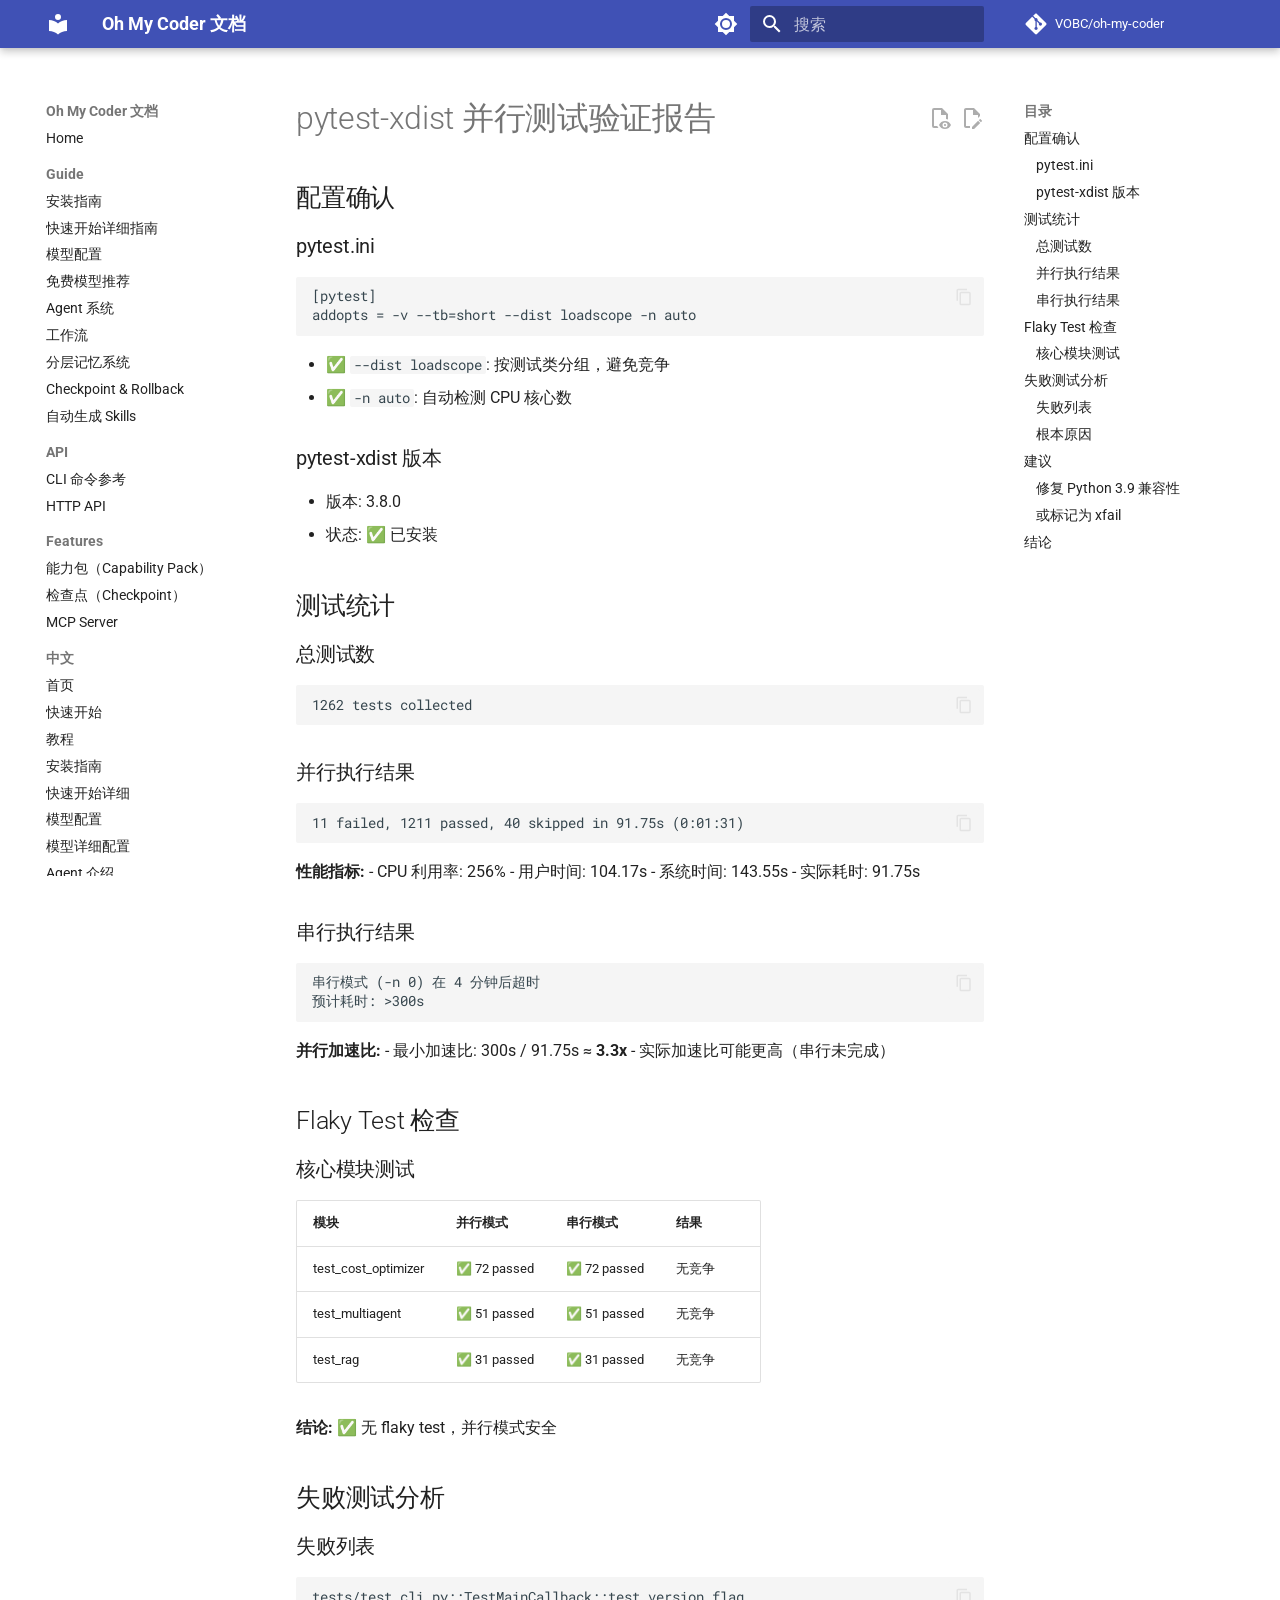
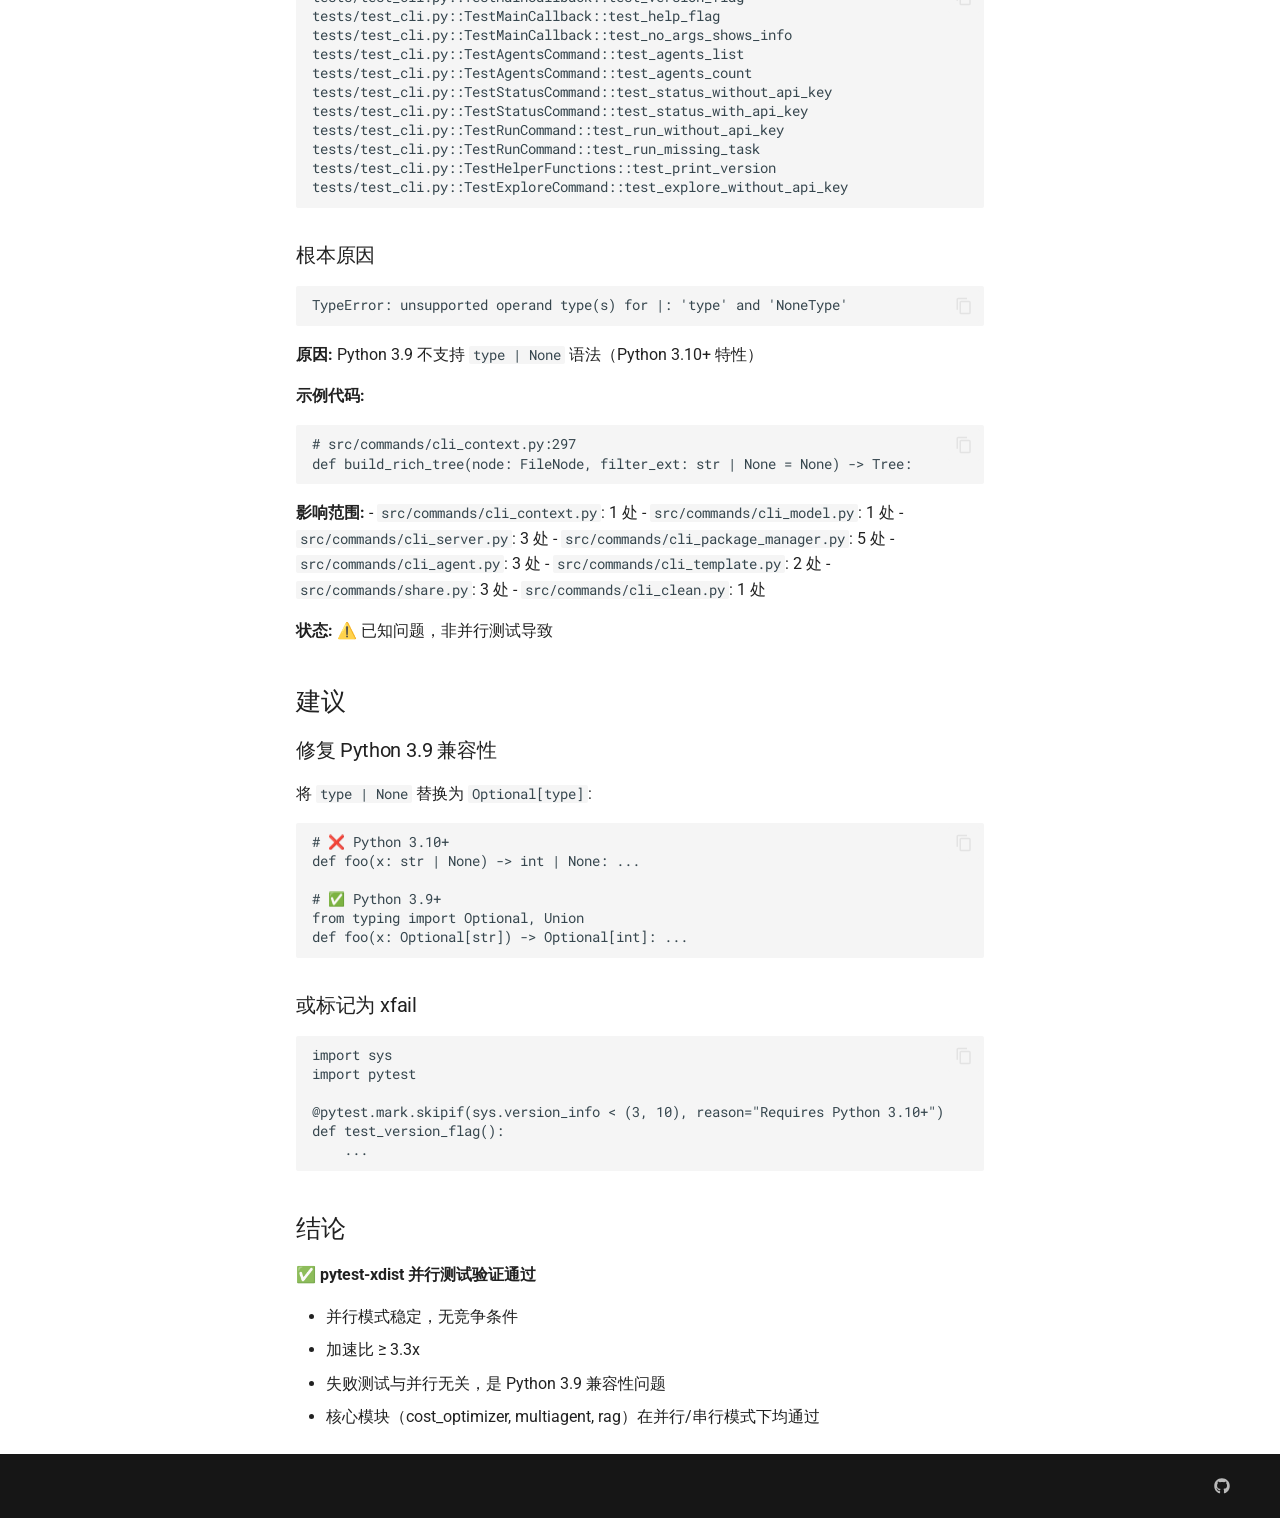
<file: pytest-xdist-validation/index.html>
<!doctype html>
<html lang="zh" class="no-js">
  <head>
    
      <meta charset="utf-8">
      <meta name="viewport" content="width=device-width,initial-scale=1">
      
        <meta name="description" content="🤖 多智能体 AI 编程助手，支持国内大模型，31 个专业 Agent，多 Agent 协作">
      
      
        <meta name="author" content="VOBC">
      
      
        <link rel="canonical" href="https://vobc.github.io/oh-my-coder/pytest-xdist-validation/">
      
      
      
      
        
      
      
      <link rel="icon" href="../assets/images/favicon.png">
      <meta name="generator" content="mkdocs-1.6.1, mkdocs-material-9.7.6">
    
    
      
        <title>pytest-xdist 并行测试验证报告 - Oh My Coder 文档</title>
      
    
    
      <link rel="stylesheet" href="../assets/stylesheets/main.484c7ddc.min.css">
      
        
        <link rel="stylesheet" href="../assets/stylesheets/palette.ab4e12ef.min.css">
      
      


    
    
      
    
    
      
        
        
        <link rel="preconnect" href="https://fonts.gstatic.com" crossorigin>
        <link rel="stylesheet" href="https://fonts.googleapis.com/css?family=Roboto:300,300i,400,400i,700,700i%7CRoboto+Mono:400,400i,700,700i&display=fallback">
        <style>:root{--md-text-font:"Roboto";--md-code-font:"Roboto Mono"}</style>
      
    
    
    <script>__md_scope=new URL("..",location),__md_hash=e=>[...e].reduce(((e,_)=>(e<<5)-e+_.charCodeAt(0)),0),__md_get=(e,_=localStorage,t=__md_scope)=>JSON.parse(_.getItem(t.pathname+"."+e)),__md_set=(e,_,t=localStorage,a=__md_scope)=>{try{t.setItem(a.pathname+"."+e,JSON.stringify(_))}catch(e){}}</script>
    
      
  


  
  

<script id="__analytics">function __md_analytics(){function e(){dataLayer.push(arguments)}window.dataLayer=window.dataLayer||[],e("js",new Date),e("config","G-XXXXXXXXXX"),document.addEventListener("DOMContentLoaded",(function(){document.forms.search&&document.forms.search.query.addEventListener("blur",(function(){this.value&&e("event","search",{search_term:this.value})}));document$.subscribe((function(){var t=document.forms.feedback;if(void 0!==t)for(var a of t.querySelectorAll("[type=submit]"))a.addEventListener("click",(function(a){a.preventDefault();var n=document.location.pathname,d=this.getAttribute("data-md-value");e("event","feedback",{page:n,data:d}),t.firstElementChild.disabled=!0;var r=t.querySelector(".md-feedback__note [data-md-value='"+d+"']");r&&(r.hidden=!1)})),t.hidden=!1})),location$.subscribe((function(t){e("config","G-XXXXXXXXXX",{page_path:t.pathname})}))}));var t=document.createElement("script");t.async=!0,t.src="https://www.googletagmanager.com/gtag/js?id=G-XXXXXXXXXX",document.getElementById("__analytics").insertAdjacentElement("afterEnd",t)}</script>
  
    <script>"undefined"!=typeof __md_analytics&&__md_analytics()</script>
  

    
    
  </head>
  
  
    
    
      
    
    
    
    
    <body dir="ltr" data-md-color-scheme="default" data-md-color-primary="indigo" data-md-color-accent="indigo">
  
    
    <input class="md-toggle" data-md-toggle="drawer" type="checkbox" id="__drawer" autocomplete="off">
    <input class="md-toggle" data-md-toggle="search" type="checkbox" id="__search" autocomplete="off">
    <label class="md-overlay" for="__drawer"></label>
    <div data-md-component="skip">
      
        
        <a href="#pytest-xdist" class="md-skip">
          跳转至
        </a>
      
    </div>
    <div data-md-component="announce">
      
    </div>
    
    
      

  

<header class="md-header md-header--shadow" data-md-component="header">
  <nav class="md-header__inner md-grid" aria-label="页眉">
    <a href=".." title="Oh My Coder 文档" class="md-header__button md-logo" aria-label="Oh My Coder 文档" data-md-component="logo">
      
  
  <svg xmlns="http://www.w3.org/2000/svg" viewBox="0 0 24 24"><path d="M12 8a3 3 0 0 0 3-3 3 3 0 0 0-3-3 3 3 0 0 0-3 3 3 3 0 0 0 3 3m0 3.54C9.64 9.35 6.5 8 3 8v11c3.5 0 6.64 1.35 9 3.54 2.36-2.19 5.5-3.54 9-3.54V8c-3.5 0-6.64 1.35-9 3.54"/></svg>

    </a>
    <label class="md-header__button md-icon" for="__drawer">
      
      <svg xmlns="http://www.w3.org/2000/svg" viewBox="0 0 24 24"><path d="M3 6h18v2H3zm0 5h18v2H3zm0 5h18v2H3z"/></svg>
    </label>
    <div class="md-header__title" data-md-component="header-title">
      <div class="md-header__ellipsis">
        <div class="md-header__topic">
          <span class="md-ellipsis">
            Oh My Coder 文档
          </span>
        </div>
        <div class="md-header__topic" data-md-component="header-topic">
          <span class="md-ellipsis">
            
              pytest-xdist 并行测试验证报告
            
          </span>
        </div>
      </div>
    </div>
    
      
        <form class="md-header__option" data-md-component="palette">
  
    
    
    
    <input class="md-option" data-md-color-media="(prefers-color-scheme: light)" data-md-color-scheme="default" data-md-color-primary="indigo" data-md-color-accent="indigo"  aria-label="切换到深色模式"  type="radio" name="__palette" id="__palette_0">
    
      <label class="md-header__button md-icon" title="切换到深色模式" for="__palette_1" hidden>
        <svg xmlns="http://www.w3.org/2000/svg" viewBox="0 0 24 24"><path d="M12 8a4 4 0 0 0-4 4 4 4 0 0 0 4 4 4 4 0 0 0 4-4 4 4 0 0 0-4-4m0 10a6 6 0 0 1-6-6 6 6 0 0 1 6-6 6 6 0 0 1 6 6 6 6 0 0 1-6 6m8-9.31V4h-4.69L12 .69 8.69 4H4v4.69L.69 12 4 15.31V20h4.69L12 23.31 15.31 20H20v-4.69L23.31 12z"/></svg>
      </label>
    
  
    
    
    
    <input class="md-option" data-md-color-media="(prefers-color-scheme: dark)" data-md-color-scheme="slate" data-md-color-primary="indigo" data-md-color-accent="indigo"  aria-label="切换到浅色模式"  type="radio" name="__palette" id="__palette_1">
    
      <label class="md-header__button md-icon" title="切换到浅色模式" for="__palette_0" hidden>
        <svg xmlns="http://www.w3.org/2000/svg" viewBox="0 0 24 24"><path d="M12 18c-.89 0-1.74-.2-2.5-.55C11.56 16.5 13 14.42 13 12s-1.44-4.5-3.5-5.45C10.26 6.2 11.11 6 12 6a6 6 0 0 1 6 6 6 6 0 0 1-6 6m8-9.31V4h-4.69L12 .69 8.69 4H4v4.69L.69 12 4 15.31V20h4.69L12 23.31 15.31 20H20v-4.69L23.31 12z"/></svg>
      </label>
    
  
</form>
      
    
    
      <script>var palette=__md_get("__palette");if(palette&&palette.color){if("(prefers-color-scheme)"===palette.color.media){var media=matchMedia("(prefers-color-scheme: light)"),input=document.querySelector(media.matches?"[data-md-color-media='(prefers-color-scheme: light)']":"[data-md-color-media='(prefers-color-scheme: dark)']");palette.color.media=input.getAttribute("data-md-color-media"),palette.color.scheme=input.getAttribute("data-md-color-scheme"),palette.color.primary=input.getAttribute("data-md-color-primary"),palette.color.accent=input.getAttribute("data-md-color-accent")}for(var[key,value]of Object.entries(palette.color))document.body.setAttribute("data-md-color-"+key,value)}</script>
    
    
    
      
      
        <label class="md-header__button md-icon" for="__search">
          
          <svg xmlns="http://www.w3.org/2000/svg" viewBox="0 0 24 24"><path d="M9.5 3A6.5 6.5 0 0 1 16 9.5c0 1.61-.59 3.09-1.56 4.23l.27.27h.79l5 5-1.5 1.5-5-5v-.79l-.27-.27A6.52 6.52 0 0 1 9.5 16 6.5 6.5 0 0 1 3 9.5 6.5 6.5 0 0 1 9.5 3m0 2C7 5 5 7 5 9.5S7 14 9.5 14 14 12 14 9.5 12 5 9.5 5"/></svg>
        </label>
        <div class="md-search" data-md-component="search" role="dialog">
  <label class="md-search__overlay" for="__search"></label>
  <div class="md-search__inner" role="search">
    <form class="md-search__form" name="search">
      <input type="text" class="md-search__input" name="query" aria-label="搜索" placeholder="搜索" autocapitalize="off" autocorrect="off" autocomplete="off" spellcheck="false" data-md-component="search-query" required>
      <label class="md-search__icon md-icon" for="__search">
        
        <svg xmlns="http://www.w3.org/2000/svg" viewBox="0 0 24 24"><path d="M9.5 3A6.5 6.5 0 0 1 16 9.5c0 1.61-.59 3.09-1.56 4.23l.27.27h.79l5 5-1.5 1.5-5-5v-.79l-.27-.27A6.52 6.52 0 0 1 9.5 16 6.5 6.5 0 0 1 3 9.5 6.5 6.5 0 0 1 9.5 3m0 2C7 5 5 7 5 9.5S7 14 9.5 14 14 12 14 9.5 12 5 9.5 5"/></svg>
        
        <svg xmlns="http://www.w3.org/2000/svg" viewBox="0 0 24 24"><path d="M20 11v2H8l5.5 5.5-1.42 1.42L4.16 12l7.92-7.92L13.5 5.5 8 11z"/></svg>
      </label>
      <nav class="md-search__options" aria-label="查找">
        
        <button type="reset" class="md-search__icon md-icon" title="清空当前内容" aria-label="清空当前内容" tabindex="-1">
          
          <svg xmlns="http://www.w3.org/2000/svg" viewBox="0 0 24 24"><path d="M19 6.41 17.59 5 12 10.59 6.41 5 5 6.41 10.59 12 5 17.59 6.41 19 12 13.41 17.59 19 19 17.59 13.41 12z"/></svg>
        </button>
      </nav>
      
        <div class="md-search__suggest" data-md-component="search-suggest"></div>
      
    </form>
    <div class="md-search__output">
      <div class="md-search__scrollwrap" tabindex="0" data-md-scrollfix>
        <div class="md-search-result" data-md-component="search-result">
          <div class="md-search-result__meta">
            正在初始化搜索引擎
          </div>
          <ol class="md-search-result__list" role="presentation"></ol>
        </div>
      </div>
    </div>
  </div>
</div>
      
    
    
      <div class="md-header__source">
        <a href="https://github.com/VOBC/oh-my-coder" title="前往仓库" class="md-source" data-md-component="source">
  <div class="md-source__icon md-icon">
    
    <svg xmlns="http://www.w3.org/2000/svg" viewBox="0 0 448 512"><!--! Font Awesome Free 7.1.0 by @fontawesome - https://fontawesome.com License - https://fontawesome.com/license/free (Icons: CC BY 4.0, Fonts: SIL OFL 1.1, Code: MIT License) Copyright 2025 Fonticons, Inc.--><path d="M439.6 236.1 244 40.5c-5.4-5.5-12.8-8.5-20.4-8.5s-15 3-20.4 8.4L162.5 81l51.5 51.5c27.1-9.1 52.7 16.8 43.4 43.7l49.7 49.7c34.2-11.8 61.2 31 35.5 56.7-26.5 26.5-70.2-2.9-56-37.3L240.3 199v121.9c25.3 12.5 22.3 41.8 9.1 55-6.4 6.4-15.2 10.1-24.3 10.1s-17.8-3.6-24.3-10.1c-17.6-17.6-11.1-46.9 11.2-56v-123c-20.8-8.5-24.6-30.7-18.6-45L142.6 101 8.5 235.1C3 240.6 0 247.9 0 255.5s3 15 8.5 20.4l195.6 195.7c5.4 5.4 12.7 8.4 20.4 8.4s15-3 20.4-8.4l194.7-194.7c5.4-5.4 8.4-12.8 8.4-20.4s-3-15-8.4-20.4"/></svg>
  </div>
  <div class="md-source__repository">
    VOBC/oh-my-coder
  </div>
</a>
      </div>
    
  </nav>
  
</header>
    
    <div class="md-container" data-md-component="container">
      
      
        
          
        
      
      <main class="md-main" data-md-component="main">
        <div class="md-main__inner md-grid">
          
            
              
              <div class="md-sidebar md-sidebar--primary" data-md-component="sidebar" data-md-type="navigation" >
                <div class="md-sidebar__scrollwrap">
                  <div class="md-sidebar__inner">
                    



<nav class="md-nav md-nav--primary" aria-label="导航栏" data-md-level="0">
  <label class="md-nav__title" for="__drawer">
    <a href=".." title="Oh My Coder 文档" class="md-nav__button md-logo" aria-label="Oh My Coder 文档" data-md-component="logo">
      
  
  <svg xmlns="http://www.w3.org/2000/svg" viewBox="0 0 24 24"><path d="M12 8a3 3 0 0 0 3-3 3 3 0 0 0-3-3 3 3 0 0 0-3 3 3 3 0 0 0 3 3m0 3.54C9.64 9.35 6.5 8 3 8v11c3.5 0 6.64 1.35 9 3.54 2.36-2.19 5.5-3.54 9-3.54V8c-3.5 0-6.64 1.35-9 3.54"/></svg>

    </a>
    Oh My Coder 文档
  </label>
  
    <div class="md-nav__source">
      <a href="https://github.com/VOBC/oh-my-coder" title="前往仓库" class="md-source" data-md-component="source">
  <div class="md-source__icon md-icon">
    
    <svg xmlns="http://www.w3.org/2000/svg" viewBox="0 0 448 512"><!--! Font Awesome Free 7.1.0 by @fontawesome - https://fontawesome.com License - https://fontawesome.com/license/free (Icons: CC BY 4.0, Fonts: SIL OFL 1.1, Code: MIT License) Copyright 2025 Fonticons, Inc.--><path d="M439.6 236.1 244 40.5c-5.4-5.5-12.8-8.5-20.4-8.5s-15 3-20.4 8.4L162.5 81l51.5 51.5c27.1-9.1 52.7 16.8 43.4 43.7l49.7 49.7c34.2-11.8 61.2 31 35.5 56.7-26.5 26.5-70.2-2.9-56-37.3L240.3 199v121.9c25.3 12.5 22.3 41.8 9.1 55-6.4 6.4-15.2 10.1-24.3 10.1s-17.8-3.6-24.3-10.1c-17.6-17.6-11.1-46.9 11.2-56v-123c-20.8-8.5-24.6-30.7-18.6-45L142.6 101 8.5 235.1C3 240.6 0 247.9 0 255.5s3 15 8.5 20.4l195.6 195.7c5.4 5.4 12.7 8.4 20.4 8.4s15-3 20.4-8.4l194.7-194.7c5.4-5.4 8.4-12.8 8.4-20.4s-3-15-8.4-20.4"/></svg>
  </div>
  <div class="md-source__repository">
    VOBC/oh-my-coder
  </div>
</a>
    </div>
  
  <ul class="md-nav__list" data-md-scrollfix>
    
      
      
  
  
  
  
    <li class="md-nav__item">
      <a href=".." class="md-nav__link">
        
  
  
  <span class="md-ellipsis">
    
  
    Home
  

    
  </span>
  
  

      </a>
    </li>
  

    
      
      
  
  
  
  
    
    
    
    
      
        
        
      
    
    
    <li class="md-nav__item md-nav__item--section md-nav__item--nested">
      
        
        
          
        
        <input class="md-nav__toggle md-toggle md-toggle--indeterminate" type="checkbox" id="__nav_2" >
        
          
          <label class="md-nav__link" for="__nav_2" id="__nav_2_label" tabindex="">
            
  
  
  <span class="md-ellipsis">
    
  
    Guide
  

    
  </span>
  
  

            <span class="md-nav__icon md-icon"></span>
          </label>
        
        <nav class="md-nav" data-md-level="1" aria-labelledby="__nav_2_label" aria-expanded="false">
          <label class="md-nav__title" for="__nav_2">
            <span class="md-nav__icon md-icon"></span>
            
  
    Guide
  

          </label>
          <ul class="md-nav__list" data-md-scrollfix>
            
              
                
  
  
  
  
    <li class="md-nav__item">
      <a href="../guide/install/" class="md-nav__link">
        
  
  
  <span class="md-ellipsis">
    
  
    安装指南
  

    
  </span>
  
  

      </a>
    </li>
  

              
            
              
                
  
  
  
  
    <li class="md-nav__item">
      <a href="../guide/quick-start/" class="md-nav__link">
        
  
  
  <span class="md-ellipsis">
    
  
    快速开始详细指南
  

    
  </span>
  
  

      </a>
    </li>
  

              
            
              
                
  
  
  
  
    <li class="md-nav__item">
      <a href="../guide/models/" class="md-nav__link">
        
  
  
  <span class="md-ellipsis">
    
  
    模型配置
  

    
  </span>
  
  

      </a>
    </li>
  

              
            
              
                
  
  
  
  
    <li class="md-nav__item">
      <a href="../guide/free-models/" class="md-nav__link">
        
  
  
  <span class="md-ellipsis">
    
  
    免费模型推荐
  

    
  </span>
  
  

      </a>
    </li>
  

              
            
              
                
  
  
  
  
    <li class="md-nav__item">
      <a href="../guide/agents/" class="md-nav__link">
        
  
  
  <span class="md-ellipsis">
    
  
    Agent 系统
  

    
  </span>
  
  

      </a>
    </li>
  

              
            
              
                
  
  
  
  
    <li class="md-nav__item">
      <a href="../guide/workflows/" class="md-nav__link">
        
  
  
  <span class="md-ellipsis">
    
  
    工作流
  

    
  </span>
  
  

      </a>
    </li>
  

              
            
              
                
  
  
  
  
    <li class="md-nav__item">
      <a href="../guide/memory-system/" class="md-nav__link">
        
  
  
  <span class="md-ellipsis">
    
  
    分层记忆系统
  

    
  </span>
  
  

      </a>
    </li>
  

              
            
              
                
  
  
  
  
    <li class="md-nav__item">
      <a href="../guide/checkpoint/" class="md-nav__link">
        
  
  
  <span class="md-ellipsis">
    
  
    Checkpoint &amp; Rollback
  

    
  </span>
  
  

      </a>
    </li>
  

              
            
              
                
  
  
  
  
    <li class="md-nav__item">
      <a href="../guide/auto-skill/" class="md-nav__link">
        
  
  
  <span class="md-ellipsis">
    
  
    自动生成 Skills
  

    
  </span>
  
  

      </a>
    </li>
  

              
            
          </ul>
        </nav>
      
    </li>
  

    
      
      
  
  
  
  
    
    
    
    
      
        
        
      
    
    
    <li class="md-nav__item md-nav__item--section md-nav__item--nested">
      
        
        
          
        
        <input class="md-nav__toggle md-toggle md-toggle--indeterminate" type="checkbox" id="__nav_3" >
        
          
          <label class="md-nav__link" for="__nav_3" id="__nav_3_label" tabindex="">
            
  
  
  <span class="md-ellipsis">
    
  
    API
  

    
  </span>
  
  

            <span class="md-nav__icon md-icon"></span>
          </label>
        
        <nav class="md-nav" data-md-level="1" aria-labelledby="__nav_3_label" aria-expanded="false">
          <label class="md-nav__title" for="__nav_3">
            <span class="md-nav__icon md-icon"></span>
            
  
    API
  

          </label>
          <ul class="md-nav__list" data-md-scrollfix>
            
              
                
  
  
  
  
    <li class="md-nav__item">
      <a href="../api/cli/" class="md-nav__link">
        
  
  
  <span class="md-ellipsis">
    
  
    CLI 命令参考
  

    
  </span>
  
  

      </a>
    </li>
  

              
            
              
                
  
  
  
  
    <li class="md-nav__item">
      <a href="../api/http-api/" class="md-nav__link">
        
  
  
  <span class="md-ellipsis">
    
  
    HTTP API
  

    
  </span>
  
  

      </a>
    </li>
  

              
            
          </ul>
        </nav>
      
    </li>
  

    
      
      
  
  
  
  
    
    
    
    
      
        
        
      
    
    
    <li class="md-nav__item md-nav__item--section md-nav__item--nested">
      
        
        
          
        
        <input class="md-nav__toggle md-toggle md-toggle--indeterminate" type="checkbox" id="__nav_4" >
        
          
          <label class="md-nav__link" for="__nav_4" id="__nav_4_label" tabindex="">
            
  
  
  <span class="md-ellipsis">
    
  
    Features
  

    
  </span>
  
  

            <span class="md-nav__icon md-icon"></span>
          </label>
        
        <nav class="md-nav" data-md-level="1" aria-labelledby="__nav_4_label" aria-expanded="false">
          <label class="md-nav__title" for="__nav_4">
            <span class="md-nav__icon md-icon"></span>
            
  
    Features
  

          </label>
          <ul class="md-nav__list" data-md-scrollfix>
            
              
                
  
  
  
  
    <li class="md-nav__item">
      <a href="../features/capability-pack/" class="md-nav__link">
        
  
  
  <span class="md-ellipsis">
    
  
    能力包（Capability Pack）
  

    
  </span>
  
  

      </a>
    </li>
  

              
            
              
                
  
  
  
  
    <li class="md-nav__item">
      <a href="../features/checkpoint/" class="md-nav__link">
        
  
  
  <span class="md-ellipsis">
    
  
    检查点（Checkpoint）
  

    
  </span>
  
  

      </a>
    </li>
  

              
            
              
                
  
  
  
  
    <li class="md-nav__item">
      <a href="../features/mcp-server/" class="md-nav__link">
        
  
  
  <span class="md-ellipsis">
    
  
    MCP Server
  

    
  </span>
  
  

      </a>
    </li>
  

              
            
          </ul>
        </nav>
      
    </li>
  

    
      
      
  
  
  
  
    
    
    
    
      
        
        
      
    
    
    <li class="md-nav__item md-nav__item--section md-nav__item--nested">
      
        
        
          
        
        <input class="md-nav__toggle md-toggle md-toggle--indeterminate" type="checkbox" id="__nav_5" >
        
          
          <label class="md-nav__link" for="__nav_5" id="__nav_5_label" tabindex="">
            
  
  
  <span class="md-ellipsis">
    
  
    中文
  

    
  </span>
  
  

            <span class="md-nav__icon md-icon"></span>
          </label>
        
        <nav class="md-nav" data-md-level="1" aria-labelledby="__nav_5_label" aria-expanded="false">
          <label class="md-nav__title" for="__nav_5">
            <span class="md-nav__icon md-icon"></span>
            
  
    中文
  

          </label>
          <ul class="md-nav__list" data-md-scrollfix>
            
              
                
  
  
  
  
    <li class="md-nav__item">
      <a href="../zh/" class="md-nav__link">
        
  
  
  <span class="md-ellipsis">
    
  
    首页
  

    
  </span>
  
  

      </a>
    </li>
  

              
            
              
                
  
  
  
  
    <li class="md-nav__item">
      <a href="../zh/getting-started/" class="md-nav__link">
        
  
  
  <span class="md-ellipsis">
    
  
    快速开始
  

    
  </span>
  
  

      </a>
    </li>
  

              
            
              
                
  
  
  
  
    <li class="md-nav__item">
      <a href="../zh/tutorials/" class="md-nav__link">
        
  
  
  <span class="md-ellipsis">
    
  
    教程
  

    
  </span>
  
  

      </a>
    </li>
  

              
            
              
                
  
  
  
  
    <li class="md-nav__item">
      <a href="../zh/guide/install/" class="md-nav__link">
        
  
  
  <span class="md-ellipsis">
    
  
    安装指南
  

    
  </span>
  
  

      </a>
    </li>
  

              
            
              
                
  
  
  
  
    <li class="md-nav__item">
      <a href="../zh/guide/quick-start/" class="md-nav__link">
        
  
  
  <span class="md-ellipsis">
    
  
    快速开始详细
  

    
  </span>
  
  

      </a>
    </li>
  

              
            
              
                
  
  
  
  
    <li class="md-nav__item">
      <a href="../zh/guide/models/" class="md-nav__link">
        
  
  
  <span class="md-ellipsis">
    
  
    模型配置
  

    
  </span>
  
  

      </a>
    </li>
  

              
            
              
                
  
  
  
  
    <li class="md-nav__item">
      <a href="../zh/guide/model-config/" class="md-nav__link">
        
  
  
  <span class="md-ellipsis">
    
  
    模型详细配置
  

    
  </span>
  
  

      </a>
    </li>
  

              
            
              
                
  
  
  
  
    <li class="md-nav__item">
      <a href="../zh/guide/agents/" class="md-nav__link">
        
  
  
  <span class="md-ellipsis">
    
  
    Agent 介绍
  

    
  </span>
  
  

      </a>
    </li>
  

              
            
              
                
  
  
  
  
    <li class="md-nav__item">
      <a href="../zh/guide/workflows/" class="md-nav__link">
        
  
  
  <span class="md-ellipsis">
    
  
    工作流说明
  

    
  </span>
  
  

      </a>
    </li>
  

              
            
              
                
  
  
  
  
    <li class="md-nav__item">
      <a href="../zh/guide/deployment/" class="md-nav__link">
        
  
  
  <span class="md-ellipsis">
    
  
    部署说明
  

    
  </span>
  
  

      </a>
    </li>
  

              
            
              
                
  
  
  
  
    <li class="md-nav__item">
      <a href="../zh/guide/comparison/" class="md-nav__link">
        
  
  
  <span class="md-ellipsis">
    
  
    竞品对比
  

    
  </span>
  
  

      </a>
    </li>
  

              
            
              
                
  
  
  
  
    <li class="md-nav__item">
      <a href="../zh/FAQ/" class="md-nav__link">
        
  
  
  <span class="md-ellipsis">
    
  
    常见问题
  

    
  </span>
  
  

      </a>
    </li>
  

              
            
              
                
  
  
  
  
    
    
    
    
      
    
    
    <li class="md-nav__item md-nav__item--nested">
      
        
        
          
        
        <input class="md-nav__toggle md-toggle md-toggle--indeterminate" type="checkbox" id="__nav_5_13" >
        
          
          <label class="md-nav__link" for="__nav_5_13" id="__nav_5_13_label" tabindex="0">
            
  
  
  <span class="md-ellipsis">
    
  
    功能特性
  

    
  </span>
  
  

            <span class="md-nav__icon md-icon"></span>
          </label>
        
        <nav class="md-nav" data-md-level="2" aria-labelledby="__nav_5_13_label" aria-expanded="false">
          <label class="md-nav__title" for="__nav_5_13">
            <span class="md-nav__icon md-icon"></span>
            
  
    功能特性
  

          </label>
          <ul class="md-nav__list" data-md-scrollfix>
            
              
                
  
  
  
  
    <li class="md-nav__item">
      <a href="../zh/features/active-learning/" class="md-nav__link">
        
  
  
  <span class="md-ellipsis">
    
  
    🧠 主动学习模块
  

    
  </span>
  
  

      </a>
    </li>
  

              
            
              
                
  
  
  
  
    <li class="md-nav__item">
      <a href="../zh/features/capability-pack/" class="md-nav__link">
        
  
  
  <span class="md-ellipsis">
    
  
    能力包（Capability Pack）
  

    
  </span>
  
  

      </a>
    </li>
  

              
            
              
                
  
  
  
  
    <li class="md-nav__item">
      <a href="../zh/features/checkpoint/" class="md-nav__link">
        
  
  
  <span class="md-ellipsis">
    
  
    检查点（Checkpoint）
  

    
  </span>
  
  

      </a>
    </li>
  

              
            
              
                
  
  
  
  
    <li class="md-nav__item">
      <a href="../zh/features/gep-protocol/" class="md-nav__link">
        
  
  
  <span class="md-ellipsis">
    
  
    🧬 GEP 协议支持 (WIP)
  

    
  </span>
  
  

      </a>
    </li>
  

              
            
              
                
  
  
  
  
    <li class="md-nav__item">
      <a href="../zh/features/mcp-server/" class="md-nav__link">
        
  
  
  <span class="md-ellipsis">
    
  
    MCP Server
  

    
  </span>
  
  

      </a>
    </li>
  

              
            
              
                
  
  
  
  
    <li class="md-nav__item">
      <a href="../zh/features/quest-mode/" class="md-nav__link">
        
  
  
  <span class="md-ellipsis">
    
  
    🧙 Quest Mode（异步自主编程）
  

    
  </span>
  
  

      </a>
    </li>
  

              
            
          </ul>
        </nav>
      
    </li>
  

              
            
              
                
  
  
  
  
    
    
    
    
      
    
    
    <li class="md-nav__item md-nav__item--nested">
      
        
        
          
        
        <input class="md-nav__toggle md-toggle md-toggle--indeterminate" type="checkbox" id="__nav_5_14" >
        
          
          <label class="md-nav__link" for="__nav_5_14" id="__nav_5_14_label" tabindex="0">
            
  
  
  <span class="md-ellipsis">
    
  
    开发文档
  

    
  </span>
  
  

            <span class="md-nav__icon md-icon"></span>
          </label>
        
        <nav class="md-nav" data-md-level="2" aria-labelledby="__nav_5_14_label" aria-expanded="false">
          <label class="md-nav__title" for="__nav_5_14">
            <span class="md-nav__icon md-icon"></span>
            
  
    开发文档
  

          </label>
          <ul class="md-nav__list" data-md-scrollfix>
            
              
                
  
  
  
  
    <li class="md-nav__item">
      <a href="../zh/dev/architecture/" class="md-nav__link">
        
  
  
  <span class="md-ellipsis">
    
  
    Oh My Coder 架构设计
  

    
  </span>
  
  

      </a>
    </li>
  

              
            
              
                
  
  
  
  
    <li class="md-nav__item">
      <a href="../zh/dev/development-report/" class="md-nav__link">
        
  
  
  <span class="md-ellipsis">
    
  
    中长期功能开发报告
  

    
  </span>
  
  

      </a>
    </li>
  

              
            
              
                
  
  
  
  
    <li class="md-nav__item">
      <a href="../zh/dev/progress/" class="md-nav__link">
        
  
  
  <span class="md-ellipsis">
    
  
    📊 开发进度
  

    
  </span>
  
  

      </a>
    </li>
  

              
            
              
                
  
  
  
  
    <li class="md-nav__item">
      <a href="../zh/dev/task-tracking/" class="md-nav__link">
        
  
  
  <span class="md-ellipsis">
    
  
    代可行 - 开发任务文档
  

    
  </span>
  
  

      </a>
    </li>
  

              
            
              
                
  
  
  
  
    <li class="md-nav__item">
      <a href="../zh/dev/testing/" class="md-nav__link">
        
  
  
  <span class="md-ellipsis">
    
  
    🧪 测试
  

    
  </span>
  
  

      </a>
    </li>
  

              
            
          </ul>
        </nav>
      
    </li>
  

              
            
              
                
  
  
  
  
    
    
    
    
      
    
    
    <li class="md-nav__item md-nav__item--nested">
      
        
        
          
        
        <input class="md-nav__toggle md-toggle md-toggle--indeterminate" type="checkbox" id="__nav_5_15" >
        
          
          <label class="md-nav__link" for="__nav_5_15" id="__nav_5_15_label" tabindex="0">
            
  
  
  <span class="md-ellipsis">
    
  
    安全文档
  

    
  </span>
  
  

            <span class="md-nav__icon md-icon"></span>
          </label>
        
        <nav class="md-nav" data-md-level="2" aria-labelledby="__nav_5_15_label" aria-expanded="false">
          <label class="md-nav__title" for="__nav_5_15">
            <span class="md-nav__icon md-icon"></span>
            
  
    安全文档
  

          </label>
          <ul class="md-nav__list" data-md-scrollfix>
            
              
                
  
  
  
  
    <li class="md-nav__item">
      <a href="../zh/security/CODEQL_SOLUTIONS/" class="md-nav__link">
        
  
  
  <span class="md-ellipsis">
    
  
    CodeQL 解决方案库
  

    
  </span>
  
  

      </a>
    </li>
  

              
            
              
                
  
  
  
  
    <li class="md-nav__item">
      <a href="../zh/security/coding-guide/" class="md-nav__link">
        
  
  
  <span class="md-ellipsis">
    
  
    安全编码规范
  

    
  </span>
  
  

      </a>
    </li>
  

              
            
              
                
  
  
  
  
    <li class="md-nav__item">
      <a href="../zh/security/security-whackamole-investigation/" class="md-nav__link">
        
  
  
  <span class="md-ellipsis">
    
  
    GitHub Security "打地鼠" 问题深度调查报告
  

    
  </span>
  
  

      </a>
    </li>
  

              
            
              
                
  
  
  
  
    <li class="md-nav__item">
      <a href="../zh/security/user-guide/" class="md-nav__link">
        
  
  
  <span class="md-ellipsis">
    
  
    安全指南 - API密钥管理
  

    
  </span>
  
  

      </a>
    </li>
  

              
            
          </ul>
        </nav>
      
    </li>
  

              
            
          </ul>
        </nav>
      
    </li>
  

    
  </ul>
</nav>
                  </div>
                </div>
              </div>
            
            
              
              <div class="md-sidebar md-sidebar--secondary" data-md-component="sidebar" data-md-type="toc" >
                <div class="md-sidebar__scrollwrap">
                  <div class="md-sidebar__inner">
                    

<nav class="md-nav md-nav--secondary" aria-label="目录">
  
  
  
    
  
  
    <label class="md-nav__title" for="__toc">
      <span class="md-nav__icon md-icon"></span>
      目录
    </label>
    <ul class="md-nav__list" data-md-component="toc" data-md-scrollfix>
      
        <li class="md-nav__item">
  <a href="#_1" class="md-nav__link">
    <span class="md-ellipsis">
      
        配置确认
      
    </span>
  </a>
  
    <nav class="md-nav" aria-label="配置确认">
      <ul class="md-nav__list">
        
          <li class="md-nav__item">
  <a href="#pytestini" class="md-nav__link">
    <span class="md-ellipsis">
      
        pytest.ini
      
    </span>
  </a>
  
</li>
        
          <li class="md-nav__item">
  <a href="#pytest-xdist_1" class="md-nav__link">
    <span class="md-ellipsis">
      
        pytest-xdist 版本
      
    </span>
  </a>
  
</li>
        
      </ul>
    </nav>
  
</li>
      
        <li class="md-nav__item">
  <a href="#_2" class="md-nav__link">
    <span class="md-ellipsis">
      
        测试统计
      
    </span>
  </a>
  
    <nav class="md-nav" aria-label="测试统计">
      <ul class="md-nav__list">
        
          <li class="md-nav__item">
  <a href="#_3" class="md-nav__link">
    <span class="md-ellipsis">
      
        总测试数
      
    </span>
  </a>
  
</li>
        
          <li class="md-nav__item">
  <a href="#_4" class="md-nav__link">
    <span class="md-ellipsis">
      
        并行执行结果
      
    </span>
  </a>
  
</li>
        
          <li class="md-nav__item">
  <a href="#_5" class="md-nav__link">
    <span class="md-ellipsis">
      
        串行执行结果
      
    </span>
  </a>
  
</li>
        
      </ul>
    </nav>
  
</li>
      
        <li class="md-nav__item">
  <a href="#flaky-test" class="md-nav__link">
    <span class="md-ellipsis">
      
        Flaky Test 检查
      
    </span>
  </a>
  
    <nav class="md-nav" aria-label="Flaky Test 检查">
      <ul class="md-nav__list">
        
          <li class="md-nav__item">
  <a href="#_6" class="md-nav__link">
    <span class="md-ellipsis">
      
        核心模块测试
      
    </span>
  </a>
  
</li>
        
      </ul>
    </nav>
  
</li>
      
        <li class="md-nav__item">
  <a href="#_7" class="md-nav__link">
    <span class="md-ellipsis">
      
        失败测试分析
      
    </span>
  </a>
  
    <nav class="md-nav" aria-label="失败测试分析">
      <ul class="md-nav__list">
        
          <li class="md-nav__item">
  <a href="#_8" class="md-nav__link">
    <span class="md-ellipsis">
      
        失败列表
      
    </span>
  </a>
  
</li>
        
          <li class="md-nav__item">
  <a href="#_9" class="md-nav__link">
    <span class="md-ellipsis">
      
        根本原因
      
    </span>
  </a>
  
</li>
        
      </ul>
    </nav>
  
</li>
      
        <li class="md-nav__item">
  <a href="#_10" class="md-nav__link">
    <span class="md-ellipsis">
      
        建议
      
    </span>
  </a>
  
    <nav class="md-nav" aria-label="建议">
      <ul class="md-nav__list">
        
          <li class="md-nav__item">
  <a href="#python-39" class="md-nav__link">
    <span class="md-ellipsis">
      
        修复 Python 3.9 兼容性
      
    </span>
  </a>
  
</li>
        
          <li class="md-nav__item">
  <a href="#xfail" class="md-nav__link">
    <span class="md-ellipsis">
      
        或标记为 xfail
      
    </span>
  </a>
  
</li>
        
      </ul>
    </nav>
  
</li>
      
        <li class="md-nav__item">
  <a href="#_11" class="md-nav__link">
    <span class="md-ellipsis">
      
        结论
      
    </span>
  </a>
  
</li>
      
    </ul>
  
</nav>
                  </div>
                </div>
              </div>
            
          
          
            <div class="md-content" data-md-component="content">
              
              <article class="md-content__inner md-typeset">
                
                  


  
    <a href="https://github.com/VOBC/oh-my-coder/edit/main/docs/pytest-xdist-validation.md" title="编辑此页" class="md-content__button md-icon" rel="edit">
      
      <svg xmlns="http://www.w3.org/2000/svg" viewBox="0 0 24 24"><path d="M10 20H6V4h7v5h5v3.1l2-2V8l-6-6H6c-1.1 0-2 .9-2 2v16c0 1.1.9 2 2 2h4zm10.2-7c.1 0 .3.1.4.2l1.3 1.3c.2.2.2.6 0 .8l-1 1-2.1-2.1 1-1c.1-.1.2-.2.4-.2m0 3.9L14.1 23H12v-2.1l6.1-6.1z"/></svg>
    </a>
  
  
    
      
    
    <a href="https://github.com/VOBC/oh-my-coder/raw/main/docs/pytest-xdist-validation.md" title="查看本页的源代码" class="md-content__button md-icon">
      
      <svg xmlns="http://www.w3.org/2000/svg" viewBox="0 0 24 24"><path d="M17 18c.56 0 1 .44 1 1s-.44 1-1 1-1-.44-1-1 .44-1 1-1m0-3c-2.73 0-5.06 1.66-6 4 .94 2.34 3.27 4 6 4s5.06-1.66 6-4c-.94-2.34-3.27-4-6-4m0 6.5a2.5 2.5 0 0 1-2.5-2.5 2.5 2.5 0 0 1 2.5-2.5 2.5 2.5 0 0 1 2.5 2.5 2.5 2.5 0 0 1-2.5 2.5M9.27 20H6V4h7v5h5v4.07c.7.08 1.36.25 2 .49V8l-6-6H6a2 2 0 0 0-2 2v16a2 2 0 0 0 2 2h4.5a8.2 8.2 0 0 1-1.23-2"/></svg>
    </a>
  


<h1 id="pytest-xdist">pytest-xdist 并行测试验证报告</h1>
<h2 id="_1">配置确认</h2>
<h3 id="pytestini">pytest.ini</h3>
<pre><code class="language-ini">[pytest]
addopts = -v --tb=short --dist loadscope -n auto
</code></pre>
<ul>
<li>✅ <code>--dist loadscope</code>: 按测试类分组，避免竞争</li>
<li>✅ <code>-n auto</code>: 自动检测 CPU 核心数</li>
</ul>
<h3 id="pytest-xdist_1">pytest-xdist 版本</h3>
<ul>
<li>版本: 3.8.0</li>
<li>状态: ✅ 已安装</li>
</ul>
<h2 id="_2">测试统计</h2>
<h3 id="_3">总测试数</h3>
<pre><code>1262 tests collected
</code></pre>
<h3 id="_4">并行执行结果</h3>
<pre><code>11 failed, 1211 passed, 40 skipped in 91.75s (0:01:31)
</code></pre>
<p><strong>性能指标:</strong>
- CPU 利用率: 256%
- 用户时间: 104.17s
- 系统时间: 143.55s
- 实际耗时: 91.75s</p>
<h3 id="_5">串行执行结果</h3>
<pre><code>串行模式 (-n 0) 在 4 分钟后超时
预计耗时: &gt;300s
</code></pre>
<p><strong>并行加速比:</strong>
- 最小加速比: 300s / 91.75s ≈ <strong>3.3x</strong>
- 实际加速比可能更高（串行未完成）</p>
<h2 id="flaky-test">Flaky Test 检查</h2>
<h3 id="_6">核心模块测试</h3>
<table>
<thead>
<tr>
<th>模块</th>
<th>并行模式</th>
<th>串行模式</th>
<th>结果</th>
</tr>
</thead>
<tbody>
<tr>
<td>test_cost_optimizer</td>
<td>✅ 72 passed</td>
<td>✅ 72 passed</td>
<td>无竞争</td>
</tr>
<tr>
<td>test_multiagent</td>
<td>✅ 51 passed</td>
<td>✅ 51 passed</td>
<td>无竞争</td>
</tr>
<tr>
<td>test_rag</td>
<td>✅ 31 passed</td>
<td>✅ 31 passed</td>
<td>无竞争</td>
</tr>
</tbody>
</table>
<p><strong>结论:</strong> ✅ 无 flaky test，并行模式安全</p>
<h2 id="_7">失败测试分析</h2>
<h3 id="_8">失败列表</h3>
<pre><code>tests/test_cli.py::TestMainCallback::test_version_flag
tests/test_cli.py::TestMainCallback::test_help_flag
tests/test_cli.py::TestMainCallback::test_no_args_shows_info
tests/test_cli.py::TestAgentsCommand::test_agents_list
tests/test_cli.py::TestAgentsCommand::test_agents_count
tests/test_cli.py::TestStatusCommand::test_status_without_api_key
tests/test_cli.py::TestStatusCommand::test_status_with_api_key
tests/test_cli.py::TestRunCommand::test_run_without_api_key
tests/test_cli.py::TestRunCommand::test_run_missing_task
tests/test_cli.py::TestHelperFunctions::test_print_version
tests/test_cli.py::TestExploreCommand::test_explore_without_api_key
</code></pre>
<h3 id="_9">根本原因</h3>
<pre><code class="language-python">TypeError: unsupported operand type(s) for |: 'type' and 'NoneType'
</code></pre>
<p><strong>原因:</strong> Python 3.9 不支持 <code>type | None</code> 语法（Python 3.10+ 特性）</p>
<p><strong>示例代码:</strong></p>
<pre><code class="language-python"># src/commands/cli_context.py:297
def build_rich_tree(node: FileNode, filter_ext: str | None = None) -&gt; Tree:
</code></pre>
<p><strong>影响范围:</strong>
- <code>src/commands/cli_context.py</code>: 1 处
- <code>src/commands/cli_model.py</code>: 1 处
- <code>src/commands/cli_server.py</code>: 3 处
- <code>src/commands/cli_package_manager.py</code>: 5 处
- <code>src/commands/cli_agent.py</code>: 3 处
- <code>src/commands/cli_template.py</code>: 2 处
- <code>src/commands/share.py</code>: 3 处
- <code>src/commands/cli_clean.py</code>: 1 处</p>
<p><strong>状态:</strong> ⚠️ 已知问题，非并行测试导致</p>
<h2 id="_10">建议</h2>
<h3 id="python-39">修复 Python 3.9 兼容性</h3>
<p>将 <code>type | None</code> 替换为 <code>Optional[type]</code>:</p>
<pre><code class="language-python"># ❌ Python 3.10+
def foo(x: str | None) -&gt; int | None: ...

# ✅ Python 3.9+
from typing import Optional, Union
def foo(x: Optional[str]) -&gt; Optional[int]: ...
</code></pre>
<h3 id="xfail">或标记为 xfail</h3>
<pre><code class="language-python">import sys
import pytest

@pytest.mark.skipif(sys.version_info &lt; (3, 10), reason=&quot;Requires Python 3.10+&quot;)
def test_version_flag():
    ...
</code></pre>
<h2 id="_11">结论</h2>
<p>✅ <strong>pytest-xdist 并行测试验证通过</strong></p>
<ul>
<li>并行模式稳定，无竞争条件</li>
<li>加速比 ≥ 3.3x</li>
<li>失败测试与并行无关，是 Python 3.9 兼容性问题</li>
<li>核心模块（cost_optimizer, multiagent, rag）在并行/串行模式下均通过</li>
</ul>









  




                
              </article>
            </div>
          
          
<script>var target=document.getElementById(location.hash.slice(1));target&&target.name&&(target.checked=target.name.startsWith("__tabbed_"))</script>
        </div>
        
      </main>
      
        <footer class="md-footer">
  
  <div class="md-footer-meta md-typeset">
    <div class="md-footer-meta__inner md-grid">
      <div class="md-copyright">
  
  
</div>
      
        
<div class="md-social">
  
    
    
    
    
      
      
    
    <a href="https://github.com/VOBC/oh-my-coder" target="_blank" rel="noopener" title="github.com" class="md-social__link">
      <svg xmlns="http://www.w3.org/2000/svg" viewBox="0 0 512 512"><!--! Font Awesome Free 7.1.0 by @fontawesome - https://fontawesome.com License - https://fontawesome.com/license/free (Icons: CC BY 4.0, Fonts: SIL OFL 1.1, Code: MIT License) Copyright 2025 Fonticons, Inc.--><path d="M173.9 397.4c0 2-2.3 3.6-5.2 3.6-3.3.3-5.6-1.3-5.6-3.6 0-2 2.3-3.6 5.2-3.6 3-.3 5.6 1.3 5.6 3.6m-31.1-4.5c-.7 2 1.3 4.3 4.3 4.9 2.6 1 5.6 0 6.2-2s-1.3-4.3-4.3-5.2c-2.6-.7-5.5.3-6.2 2.3m44.2-1.7c-2.9.7-4.9 2.6-4.6 4.9.3 2 2.9 3.3 5.9 2.6 2.9-.7 4.9-2.6 4.6-4.6-.3-1.9-3-3.2-5.9-2.9M252.8 8C114.1 8 8 113.3 8 252c0 110.9 69.8 205.8 169.5 239.2 12.8 2.3 17.3-5.6 17.3-12.1 0-6.2-.3-40.4-.3-61.4 0 0-70 15-84.7-29.8 0 0-11.4-29.1-27.8-36.6 0 0-22.9-15.7 1.6-15.4 0 0 24.9 2 38.6 25.8 21.9 38.6 58.6 27.5 72.9 20.9 2.3-16 8.8-27.1 16-33.7-55.9-6.2-112.3-14.3-112.3-110.5 0-27.5 7.6-41.3 23.6-58.9-2.6-6.5-11.1-33.3 2.6-67.9 20.9-6.5 69 27 69 27 20-5.6 41.5-8.5 62.8-8.5s42.8 2.9 62.8 8.5c0 0 48.1-33.6 69-27 13.7 34.7 5.2 61.4 2.6 67.9 16 17.7 25.8 31.5 25.8 58.9 0 96.5-58.9 104.2-114.8 110.5 9.2 7.9 17 22.9 17 46.4 0 33.7-.3 75.4-.3 83.6 0 6.5 4.6 14.4 17.3 12.1C436.2 457.8 504 362.9 504 252 504 113.3 391.5 8 252.8 8M105.2 352.9c-1.3 1-1 3.3.7 5.2 1.6 1.6 3.9 2.3 5.2 1 1.3-1 1-3.3-.7-5.2-1.6-1.6-3.9-2.3-5.2-1m-10.8-8.1c-.7 1.3.3 2.9 2.3 3.9 1.6 1 3.6.7 4.3-.7.7-1.3-.3-2.9-2.3-3.9-2-.6-3.6-.3-4.3.7m32.4 35.6c-1.6 1.3-1 4.3 1.3 6.2 2.3 2.3 5.2 2.6 6.5 1 1.3-1.3.7-4.3-1.3-6.2-2.2-2.3-5.2-2.6-6.5-1m-11.4-14.7c-1.6 1-1.6 3.6 0 5.9s4.3 3.3 5.6 2.3c1.6-1.3 1.6-3.9 0-6.2-1.4-2.3-4-3.3-5.6-2"/></svg>
    </a>
  
</div>
      
    </div>
  </div>
</footer>
      
    </div>
    <div class="md-dialog" data-md-component="dialog">
      <div class="md-dialog__inner md-typeset"></div>
    </div>
    
    
    
      
      
      <script id="__config" type="application/json">{"annotate": null, "base": "..", "features": ["navigation.instant", "navigation.trimming", "navigation.sections", "navigation.expand", "search.suggest", "search.highlight", "content.code.copy", "content.action.edit", "content.action.view"], "search": "../assets/javascripts/workers/search.2c215733.min.js", "tags": null, "translations": {"clipboard.copied": "\u5df2\u590d\u5236", "clipboard.copy": "\u590d\u5236", "search.result.more.one": "\u5728\u8be5\u9875\u4e0a\u8fd8\u6709 1 \u4e2a\u7b26\u5408\u6761\u4ef6\u7684\u7ed3\u679c", "search.result.more.other": "\u5728\u8be5\u9875\u4e0a\u8fd8\u6709 # \u4e2a\u7b26\u5408\u6761\u4ef6\u7684\u7ed3\u679c", "search.result.none": "\u6ca1\u6709\u627e\u5230\u7b26\u5408\u6761\u4ef6\u7684\u7ed3\u679c", "search.result.one": "\u627e\u5230 1 \u4e2a\u7b26\u5408\u6761\u4ef6\u7684\u7ed3\u679c", "search.result.other": "# \u4e2a\u7b26\u5408\u6761\u4ef6\u7684\u7ed3\u679c", "search.result.placeholder": "\u952e\u5165\u4ee5\u5f00\u59cb\u641c\u7d22", "search.result.term.missing": "\u7f3a\u5c11", "select.version": "\u9009\u62e9\u5f53\u524d\u7248\u672c"}, "version": null}</script>
    
    
      <script src="../assets/javascripts/bundle.79ae519e.min.js"></script>
      
    
  </body>
</html>
</file>
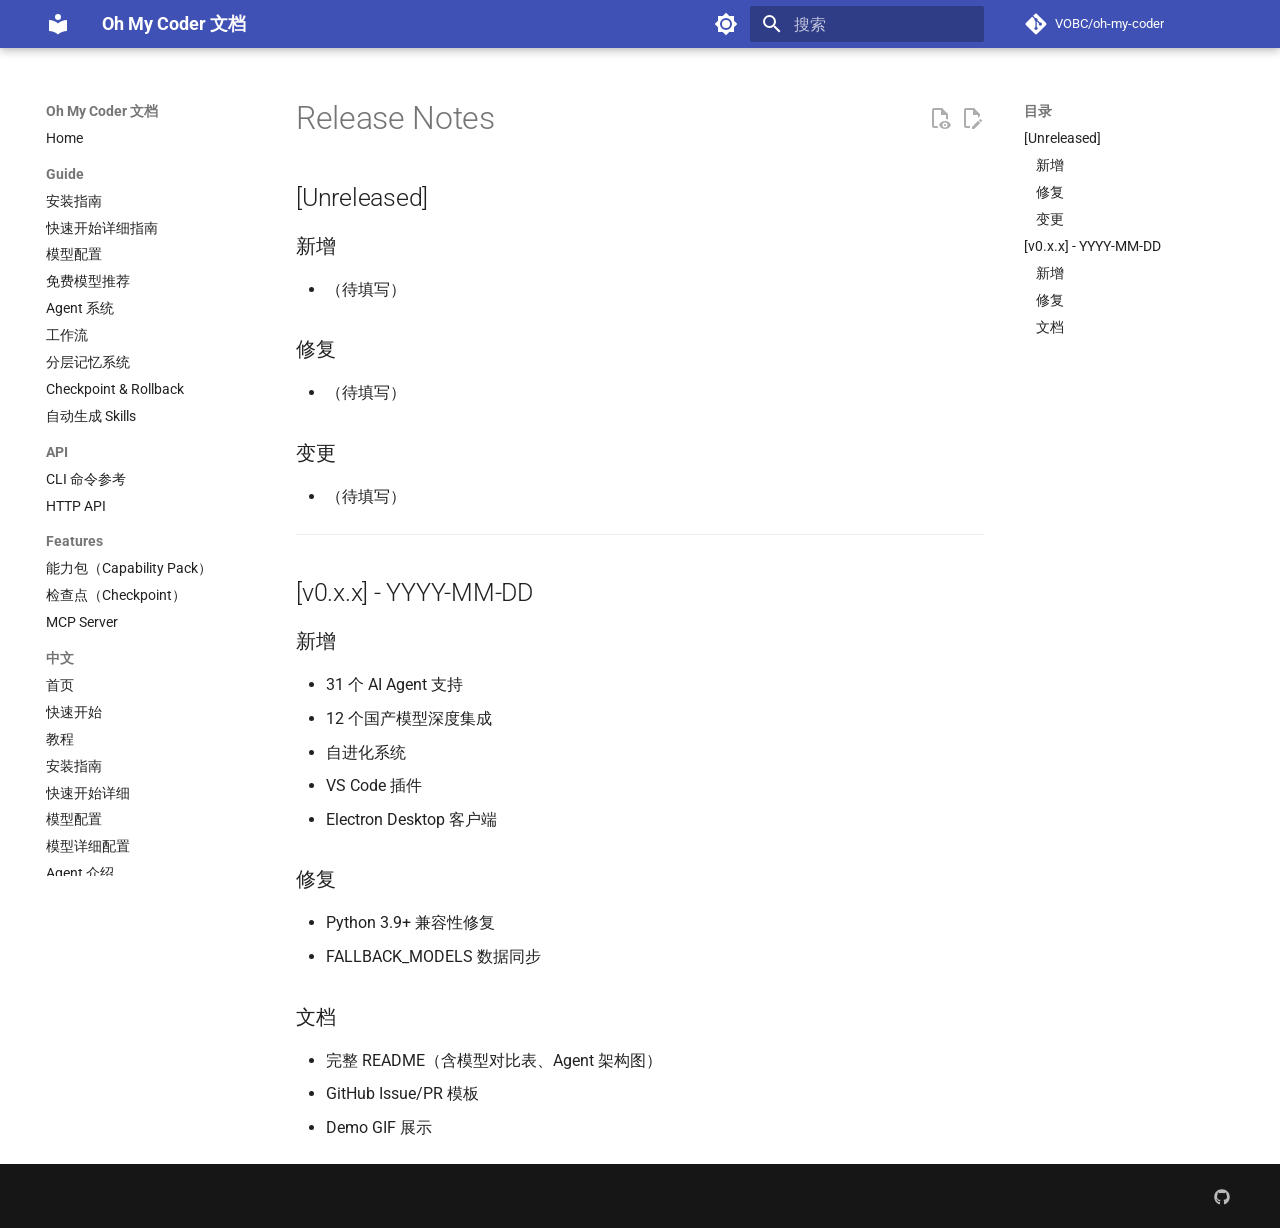
<file: release_notes_template/index.html>
<!doctype html>
<html lang="zh" class="no-js">
  <head>
    
      <meta charset="utf-8">
      <meta name="viewport" content="width=device-width,initial-scale=1">
      
        <meta name="description" content="🤖 多智能体 AI 编程助手，支持国内大模型，31 个专业 Agent，多 Agent 协作">
      
      
        <meta name="author" content="VOBC">
      
      
        <link rel="canonical" href="https://vobc.github.io/oh-my-coder/release_notes_template/">
      
      
      
      
        
      
      
      <link rel="icon" href="../assets/images/favicon.png">
      <meta name="generator" content="mkdocs-1.6.1, mkdocs-material-9.7.6">
    
    
      
        <title>Release Notes - Oh My Coder 文档</title>
      
    
    
      <link rel="stylesheet" href="../assets/stylesheets/main.484c7ddc.min.css">
      
        
        <link rel="stylesheet" href="../assets/stylesheets/palette.ab4e12ef.min.css">
      
      


    
    
      
    
    
      
        
        
        <link rel="preconnect" href="https://fonts.gstatic.com" crossorigin>
        <link rel="stylesheet" href="https://fonts.googleapis.com/css?family=Roboto:300,300i,400,400i,700,700i%7CRoboto+Mono:400,400i,700,700i&display=fallback">
        <style>:root{--md-text-font:"Roboto";--md-code-font:"Roboto Mono"}</style>
      
    
    
    <script>__md_scope=new URL("..",location),__md_hash=e=>[...e].reduce(((e,_)=>(e<<5)-e+_.charCodeAt(0)),0),__md_get=(e,_=localStorage,t=__md_scope)=>JSON.parse(_.getItem(t.pathname+"."+e)),__md_set=(e,_,t=localStorage,a=__md_scope)=>{try{t.setItem(a.pathname+"."+e,JSON.stringify(_))}catch(e){}}</script>
    
      
  


  
  

<script id="__analytics">function __md_analytics(){function e(){dataLayer.push(arguments)}window.dataLayer=window.dataLayer||[],e("js",new Date),e("config","G-XXXXXXXXXX"),document.addEventListener("DOMContentLoaded",(function(){document.forms.search&&document.forms.search.query.addEventListener("blur",(function(){this.value&&e("event","search",{search_term:this.value})}));document$.subscribe((function(){var t=document.forms.feedback;if(void 0!==t)for(var a of t.querySelectorAll("[type=submit]"))a.addEventListener("click",(function(a){a.preventDefault();var n=document.location.pathname,d=this.getAttribute("data-md-value");e("event","feedback",{page:n,data:d}),t.firstElementChild.disabled=!0;var r=t.querySelector(".md-feedback__note [data-md-value='"+d+"']");r&&(r.hidden=!1)})),t.hidden=!1})),location$.subscribe((function(t){e("config","G-XXXXXXXXXX",{page_path:t.pathname})}))}));var t=document.createElement("script");t.async=!0,t.src="https://www.googletagmanager.com/gtag/js?id=G-XXXXXXXXXX",document.getElementById("__analytics").insertAdjacentElement("afterEnd",t)}</script>
  
    <script>"undefined"!=typeof __md_analytics&&__md_analytics()</script>
  

    
    
  </head>
  
  
    
    
      
    
    
    
    
    <body dir="ltr" data-md-color-scheme="default" data-md-color-primary="indigo" data-md-color-accent="indigo">
  
    
    <input class="md-toggle" data-md-toggle="drawer" type="checkbox" id="__drawer" autocomplete="off">
    <input class="md-toggle" data-md-toggle="search" type="checkbox" id="__search" autocomplete="off">
    <label class="md-overlay" for="__drawer"></label>
    <div data-md-component="skip">
      
        
        <a href="#release-notes" class="md-skip">
          跳转至
        </a>
      
    </div>
    <div data-md-component="announce">
      
    </div>
    
    
      

  

<header class="md-header md-header--shadow" data-md-component="header">
  <nav class="md-header__inner md-grid" aria-label="页眉">
    <a href=".." title="Oh My Coder 文档" class="md-header__button md-logo" aria-label="Oh My Coder 文档" data-md-component="logo">
      
  
  <svg xmlns="http://www.w3.org/2000/svg" viewBox="0 0 24 24"><path d="M12 8a3 3 0 0 0 3-3 3 3 0 0 0-3-3 3 3 0 0 0-3 3 3 3 0 0 0 3 3m0 3.54C9.64 9.35 6.5 8 3 8v11c3.5 0 6.64 1.35 9 3.54 2.36-2.19 5.5-3.54 9-3.54V8c-3.5 0-6.64 1.35-9 3.54"/></svg>

    </a>
    <label class="md-header__button md-icon" for="__drawer">
      
      <svg xmlns="http://www.w3.org/2000/svg" viewBox="0 0 24 24"><path d="M3 6h18v2H3zm0 5h18v2H3zm0 5h18v2H3z"/></svg>
    </label>
    <div class="md-header__title" data-md-component="header-title">
      <div class="md-header__ellipsis">
        <div class="md-header__topic">
          <span class="md-ellipsis">
            Oh My Coder 文档
          </span>
        </div>
        <div class="md-header__topic" data-md-component="header-topic">
          <span class="md-ellipsis">
            
              Release Notes
            
          </span>
        </div>
      </div>
    </div>
    
      
        <form class="md-header__option" data-md-component="palette">
  
    
    
    
    <input class="md-option" data-md-color-media="(prefers-color-scheme: light)" data-md-color-scheme="default" data-md-color-primary="indigo" data-md-color-accent="indigo"  aria-label="切换到深色模式"  type="radio" name="__palette" id="__palette_0">
    
      <label class="md-header__button md-icon" title="切换到深色模式" for="__palette_1" hidden>
        <svg xmlns="http://www.w3.org/2000/svg" viewBox="0 0 24 24"><path d="M12 8a4 4 0 0 0-4 4 4 4 0 0 0 4 4 4 4 0 0 0 4-4 4 4 0 0 0-4-4m0 10a6 6 0 0 1-6-6 6 6 0 0 1 6-6 6 6 0 0 1 6 6 6 6 0 0 1-6 6m8-9.31V4h-4.69L12 .69 8.69 4H4v4.69L.69 12 4 15.31V20h4.69L12 23.31 15.31 20H20v-4.69L23.31 12z"/></svg>
      </label>
    
  
    
    
    
    <input class="md-option" data-md-color-media="(prefers-color-scheme: dark)" data-md-color-scheme="slate" data-md-color-primary="indigo" data-md-color-accent="indigo"  aria-label="切换到浅色模式"  type="radio" name="__palette" id="__palette_1">
    
      <label class="md-header__button md-icon" title="切换到浅色模式" for="__palette_0" hidden>
        <svg xmlns="http://www.w3.org/2000/svg" viewBox="0 0 24 24"><path d="M12 18c-.89 0-1.74-.2-2.5-.55C11.56 16.5 13 14.42 13 12s-1.44-4.5-3.5-5.45C10.26 6.2 11.11 6 12 6a6 6 0 0 1 6 6 6 6 0 0 1-6 6m8-9.31V4h-4.69L12 .69 8.69 4H4v4.69L.69 12 4 15.31V20h4.69L12 23.31 15.31 20H20v-4.69L23.31 12z"/></svg>
      </label>
    
  
</form>
      
    
    
      <script>var palette=__md_get("__palette");if(palette&&palette.color){if("(prefers-color-scheme)"===palette.color.media){var media=matchMedia("(prefers-color-scheme: light)"),input=document.querySelector(media.matches?"[data-md-color-media='(prefers-color-scheme: light)']":"[data-md-color-media='(prefers-color-scheme: dark)']");palette.color.media=input.getAttribute("data-md-color-media"),palette.color.scheme=input.getAttribute("data-md-color-scheme"),palette.color.primary=input.getAttribute("data-md-color-primary"),palette.color.accent=input.getAttribute("data-md-color-accent")}for(var[key,value]of Object.entries(palette.color))document.body.setAttribute("data-md-color-"+key,value)}</script>
    
    
    
      
      
        <label class="md-header__button md-icon" for="__search">
          
          <svg xmlns="http://www.w3.org/2000/svg" viewBox="0 0 24 24"><path d="M9.5 3A6.5 6.5 0 0 1 16 9.5c0 1.61-.59 3.09-1.56 4.23l.27.27h.79l5 5-1.5 1.5-5-5v-.79l-.27-.27A6.52 6.52 0 0 1 9.5 16 6.5 6.5 0 0 1 3 9.5 6.5 6.5 0 0 1 9.5 3m0 2C7 5 5 7 5 9.5S7 14 9.5 14 14 12 14 9.5 12 5 9.5 5"/></svg>
        </label>
        <div class="md-search" data-md-component="search" role="dialog">
  <label class="md-search__overlay" for="__search"></label>
  <div class="md-search__inner" role="search">
    <form class="md-search__form" name="search">
      <input type="text" class="md-search__input" name="query" aria-label="搜索" placeholder="搜索" autocapitalize="off" autocorrect="off" autocomplete="off" spellcheck="false" data-md-component="search-query" required>
      <label class="md-search__icon md-icon" for="__search">
        
        <svg xmlns="http://www.w3.org/2000/svg" viewBox="0 0 24 24"><path d="M9.5 3A6.5 6.5 0 0 1 16 9.5c0 1.61-.59 3.09-1.56 4.23l.27.27h.79l5 5-1.5 1.5-5-5v-.79l-.27-.27A6.52 6.52 0 0 1 9.5 16 6.5 6.5 0 0 1 3 9.5 6.5 6.5 0 0 1 9.5 3m0 2C7 5 5 7 5 9.5S7 14 9.5 14 14 12 14 9.5 12 5 9.5 5"/></svg>
        
        <svg xmlns="http://www.w3.org/2000/svg" viewBox="0 0 24 24"><path d="M20 11v2H8l5.5 5.5-1.42 1.42L4.16 12l7.92-7.92L13.5 5.5 8 11z"/></svg>
      </label>
      <nav class="md-search__options" aria-label="查找">
        
        <button type="reset" class="md-search__icon md-icon" title="清空当前内容" aria-label="清空当前内容" tabindex="-1">
          
          <svg xmlns="http://www.w3.org/2000/svg" viewBox="0 0 24 24"><path d="M19 6.41 17.59 5 12 10.59 6.41 5 5 6.41 10.59 12 5 17.59 6.41 19 12 13.41 17.59 19 19 17.59 13.41 12z"/></svg>
        </button>
      </nav>
      
        <div class="md-search__suggest" data-md-component="search-suggest"></div>
      
    </form>
    <div class="md-search__output">
      <div class="md-search__scrollwrap" tabindex="0" data-md-scrollfix>
        <div class="md-search-result" data-md-component="search-result">
          <div class="md-search-result__meta">
            正在初始化搜索引擎
          </div>
          <ol class="md-search-result__list" role="presentation"></ol>
        </div>
      </div>
    </div>
  </div>
</div>
      
    
    
      <div class="md-header__source">
        <a href="https://github.com/VOBC/oh-my-coder" title="前往仓库" class="md-source" data-md-component="source">
  <div class="md-source__icon md-icon">
    
    <svg xmlns="http://www.w3.org/2000/svg" viewBox="0 0 448 512"><!--! Font Awesome Free 7.1.0 by @fontawesome - https://fontawesome.com License - https://fontawesome.com/license/free (Icons: CC BY 4.0, Fonts: SIL OFL 1.1, Code: MIT License) Copyright 2025 Fonticons, Inc.--><path d="M439.6 236.1 244 40.5c-5.4-5.5-12.8-8.5-20.4-8.5s-15 3-20.4 8.4L162.5 81l51.5 51.5c27.1-9.1 52.7 16.8 43.4 43.7l49.7 49.7c34.2-11.8 61.2 31 35.5 56.7-26.5 26.5-70.2-2.9-56-37.3L240.3 199v121.9c25.3 12.5 22.3 41.8 9.1 55-6.4 6.4-15.2 10.1-24.3 10.1s-17.8-3.6-24.3-10.1c-17.6-17.6-11.1-46.9 11.2-56v-123c-20.8-8.5-24.6-30.7-18.6-45L142.6 101 8.5 235.1C3 240.6 0 247.9 0 255.5s3 15 8.5 20.4l195.6 195.7c5.4 5.4 12.7 8.4 20.4 8.4s15-3 20.4-8.4l194.7-194.7c5.4-5.4 8.4-12.8 8.4-20.4s-3-15-8.4-20.4"/></svg>
  </div>
  <div class="md-source__repository">
    VOBC/oh-my-coder
  </div>
</a>
      </div>
    
  </nav>
  
</header>
    
    <div class="md-container" data-md-component="container">
      
      
        
          
        
      
      <main class="md-main" data-md-component="main">
        <div class="md-main__inner md-grid">
          
            
              
              <div class="md-sidebar md-sidebar--primary" data-md-component="sidebar" data-md-type="navigation" >
                <div class="md-sidebar__scrollwrap">
                  <div class="md-sidebar__inner">
                    



<nav class="md-nav md-nav--primary" aria-label="导航栏" data-md-level="0">
  <label class="md-nav__title" for="__drawer">
    <a href=".." title="Oh My Coder 文档" class="md-nav__button md-logo" aria-label="Oh My Coder 文档" data-md-component="logo">
      
  
  <svg xmlns="http://www.w3.org/2000/svg" viewBox="0 0 24 24"><path d="M12 8a3 3 0 0 0 3-3 3 3 0 0 0-3-3 3 3 0 0 0-3 3 3 3 0 0 0 3 3m0 3.54C9.64 9.35 6.5 8 3 8v11c3.5 0 6.64 1.35 9 3.54 2.36-2.19 5.5-3.54 9-3.54V8c-3.5 0-6.64 1.35-9 3.54"/></svg>

    </a>
    Oh My Coder 文档
  </label>
  
    <div class="md-nav__source">
      <a href="https://github.com/VOBC/oh-my-coder" title="前往仓库" class="md-source" data-md-component="source">
  <div class="md-source__icon md-icon">
    
    <svg xmlns="http://www.w3.org/2000/svg" viewBox="0 0 448 512"><!--! Font Awesome Free 7.1.0 by @fontawesome - https://fontawesome.com License - https://fontawesome.com/license/free (Icons: CC BY 4.0, Fonts: SIL OFL 1.1, Code: MIT License) Copyright 2025 Fonticons, Inc.--><path d="M439.6 236.1 244 40.5c-5.4-5.5-12.8-8.5-20.4-8.5s-15 3-20.4 8.4L162.5 81l51.5 51.5c27.1-9.1 52.7 16.8 43.4 43.7l49.7 49.7c34.2-11.8 61.2 31 35.5 56.7-26.5 26.5-70.2-2.9-56-37.3L240.3 199v121.9c25.3 12.5 22.3 41.8 9.1 55-6.4 6.4-15.2 10.1-24.3 10.1s-17.8-3.6-24.3-10.1c-17.6-17.6-11.1-46.9 11.2-56v-123c-20.8-8.5-24.6-30.7-18.6-45L142.6 101 8.5 235.1C3 240.6 0 247.9 0 255.5s3 15 8.5 20.4l195.6 195.7c5.4 5.4 12.7 8.4 20.4 8.4s15-3 20.4-8.4l194.7-194.7c5.4-5.4 8.4-12.8 8.4-20.4s-3-15-8.4-20.4"/></svg>
  </div>
  <div class="md-source__repository">
    VOBC/oh-my-coder
  </div>
</a>
    </div>
  
  <ul class="md-nav__list" data-md-scrollfix>
    
      
      
  
  
  
  
    <li class="md-nav__item">
      <a href=".." class="md-nav__link">
        
  
  
  <span class="md-ellipsis">
    
  
    Home
  

    
  </span>
  
  

      </a>
    </li>
  

    
      
      
  
  
  
  
    
    
    
    
      
        
        
      
    
    
    <li class="md-nav__item md-nav__item--section md-nav__item--nested">
      
        
        
          
        
        <input class="md-nav__toggle md-toggle md-toggle--indeterminate" type="checkbox" id="__nav_2" >
        
          
          <label class="md-nav__link" for="__nav_2" id="__nav_2_label" tabindex="">
            
  
  
  <span class="md-ellipsis">
    
  
    Guide
  

    
  </span>
  
  

            <span class="md-nav__icon md-icon"></span>
          </label>
        
        <nav class="md-nav" data-md-level="1" aria-labelledby="__nav_2_label" aria-expanded="false">
          <label class="md-nav__title" for="__nav_2">
            <span class="md-nav__icon md-icon"></span>
            
  
    Guide
  

          </label>
          <ul class="md-nav__list" data-md-scrollfix>
            
              
                
  
  
  
  
    <li class="md-nav__item">
      <a href="../guide/install/" class="md-nav__link">
        
  
  
  <span class="md-ellipsis">
    
  
    安装指南
  

    
  </span>
  
  

      </a>
    </li>
  

              
            
              
                
  
  
  
  
    <li class="md-nav__item">
      <a href="../guide/quick-start/" class="md-nav__link">
        
  
  
  <span class="md-ellipsis">
    
  
    快速开始详细指南
  

    
  </span>
  
  

      </a>
    </li>
  

              
            
              
                
  
  
  
  
    <li class="md-nav__item">
      <a href="../guide/models/" class="md-nav__link">
        
  
  
  <span class="md-ellipsis">
    
  
    模型配置
  

    
  </span>
  
  

      </a>
    </li>
  

              
            
              
                
  
  
  
  
    <li class="md-nav__item">
      <a href="../guide/free-models/" class="md-nav__link">
        
  
  
  <span class="md-ellipsis">
    
  
    免费模型推荐
  

    
  </span>
  
  

      </a>
    </li>
  

              
            
              
                
  
  
  
  
    <li class="md-nav__item">
      <a href="../guide/agents/" class="md-nav__link">
        
  
  
  <span class="md-ellipsis">
    
  
    Agent 系统
  

    
  </span>
  
  

      </a>
    </li>
  

              
            
              
                
  
  
  
  
    <li class="md-nav__item">
      <a href="../guide/workflows/" class="md-nav__link">
        
  
  
  <span class="md-ellipsis">
    
  
    工作流
  

    
  </span>
  
  

      </a>
    </li>
  

              
            
              
                
  
  
  
  
    <li class="md-nav__item">
      <a href="../guide/memory-system/" class="md-nav__link">
        
  
  
  <span class="md-ellipsis">
    
  
    分层记忆系统
  

    
  </span>
  
  

      </a>
    </li>
  

              
            
              
                
  
  
  
  
    <li class="md-nav__item">
      <a href="../guide/checkpoint/" class="md-nav__link">
        
  
  
  <span class="md-ellipsis">
    
  
    Checkpoint &amp; Rollback
  

    
  </span>
  
  

      </a>
    </li>
  

              
            
              
                
  
  
  
  
    <li class="md-nav__item">
      <a href="../guide/auto-skill/" class="md-nav__link">
        
  
  
  <span class="md-ellipsis">
    
  
    自动生成 Skills
  

    
  </span>
  
  

      </a>
    </li>
  

              
            
          </ul>
        </nav>
      
    </li>
  

    
      
      
  
  
  
  
    
    
    
    
      
        
        
      
    
    
    <li class="md-nav__item md-nav__item--section md-nav__item--nested">
      
        
        
          
        
        <input class="md-nav__toggle md-toggle md-toggle--indeterminate" type="checkbox" id="__nav_3" >
        
          
          <label class="md-nav__link" for="__nav_3" id="__nav_3_label" tabindex="">
            
  
  
  <span class="md-ellipsis">
    
  
    API
  

    
  </span>
  
  

            <span class="md-nav__icon md-icon"></span>
          </label>
        
        <nav class="md-nav" data-md-level="1" aria-labelledby="__nav_3_label" aria-expanded="false">
          <label class="md-nav__title" for="__nav_3">
            <span class="md-nav__icon md-icon"></span>
            
  
    API
  

          </label>
          <ul class="md-nav__list" data-md-scrollfix>
            
              
                
  
  
  
  
    <li class="md-nav__item">
      <a href="../api/cli/" class="md-nav__link">
        
  
  
  <span class="md-ellipsis">
    
  
    CLI 命令参考
  

    
  </span>
  
  

      </a>
    </li>
  

              
            
              
                
  
  
  
  
    <li class="md-nav__item">
      <a href="../api/http-api/" class="md-nav__link">
        
  
  
  <span class="md-ellipsis">
    
  
    HTTP API
  

    
  </span>
  
  

      </a>
    </li>
  

              
            
          </ul>
        </nav>
      
    </li>
  

    
      
      
  
  
  
  
    
    
    
    
      
        
        
      
    
    
    <li class="md-nav__item md-nav__item--section md-nav__item--nested">
      
        
        
          
        
        <input class="md-nav__toggle md-toggle md-toggle--indeterminate" type="checkbox" id="__nav_4" >
        
          
          <label class="md-nav__link" for="__nav_4" id="__nav_4_label" tabindex="">
            
  
  
  <span class="md-ellipsis">
    
  
    Features
  

    
  </span>
  
  

            <span class="md-nav__icon md-icon"></span>
          </label>
        
        <nav class="md-nav" data-md-level="1" aria-labelledby="__nav_4_label" aria-expanded="false">
          <label class="md-nav__title" for="__nav_4">
            <span class="md-nav__icon md-icon"></span>
            
  
    Features
  

          </label>
          <ul class="md-nav__list" data-md-scrollfix>
            
              
                
  
  
  
  
    <li class="md-nav__item">
      <a href="../features/capability-pack/" class="md-nav__link">
        
  
  
  <span class="md-ellipsis">
    
  
    能力包（Capability Pack）
  

    
  </span>
  
  

      </a>
    </li>
  

              
            
              
                
  
  
  
  
    <li class="md-nav__item">
      <a href="../features/checkpoint/" class="md-nav__link">
        
  
  
  <span class="md-ellipsis">
    
  
    检查点（Checkpoint）
  

    
  </span>
  
  

      </a>
    </li>
  

              
            
              
                
  
  
  
  
    <li class="md-nav__item">
      <a href="../features/mcp-server/" class="md-nav__link">
        
  
  
  <span class="md-ellipsis">
    
  
    MCP Server
  

    
  </span>
  
  

      </a>
    </li>
  

              
            
          </ul>
        </nav>
      
    </li>
  

    
      
      
  
  
  
  
    
    
    
    
      
        
        
      
    
    
    <li class="md-nav__item md-nav__item--section md-nav__item--nested">
      
        
        
          
        
        <input class="md-nav__toggle md-toggle md-toggle--indeterminate" type="checkbox" id="__nav_5" >
        
          
          <label class="md-nav__link" for="__nav_5" id="__nav_5_label" tabindex="">
            
  
  
  <span class="md-ellipsis">
    
  
    中文
  

    
  </span>
  
  

            <span class="md-nav__icon md-icon"></span>
          </label>
        
        <nav class="md-nav" data-md-level="1" aria-labelledby="__nav_5_label" aria-expanded="false">
          <label class="md-nav__title" for="__nav_5">
            <span class="md-nav__icon md-icon"></span>
            
  
    中文
  

          </label>
          <ul class="md-nav__list" data-md-scrollfix>
            
              
                
  
  
  
  
    <li class="md-nav__item">
      <a href="../zh/" class="md-nav__link">
        
  
  
  <span class="md-ellipsis">
    
  
    首页
  

    
  </span>
  
  

      </a>
    </li>
  

              
            
              
                
  
  
  
  
    <li class="md-nav__item">
      <a href="../zh/getting-started/" class="md-nav__link">
        
  
  
  <span class="md-ellipsis">
    
  
    快速开始
  

    
  </span>
  
  

      </a>
    </li>
  

              
            
              
                
  
  
  
  
    <li class="md-nav__item">
      <a href="../zh/tutorials/" class="md-nav__link">
        
  
  
  <span class="md-ellipsis">
    
  
    教程
  

    
  </span>
  
  

      </a>
    </li>
  

              
            
              
                
  
  
  
  
    <li class="md-nav__item">
      <a href="../zh/guide/install/" class="md-nav__link">
        
  
  
  <span class="md-ellipsis">
    
  
    安装指南
  

    
  </span>
  
  

      </a>
    </li>
  

              
            
              
                
  
  
  
  
    <li class="md-nav__item">
      <a href="../zh/guide/quick-start/" class="md-nav__link">
        
  
  
  <span class="md-ellipsis">
    
  
    快速开始详细
  

    
  </span>
  
  

      </a>
    </li>
  

              
            
              
                
  
  
  
  
    <li class="md-nav__item">
      <a href="../zh/guide/models/" class="md-nav__link">
        
  
  
  <span class="md-ellipsis">
    
  
    模型配置
  

    
  </span>
  
  

      </a>
    </li>
  

              
            
              
                
  
  
  
  
    <li class="md-nav__item">
      <a href="../zh/guide/model-config/" class="md-nav__link">
        
  
  
  <span class="md-ellipsis">
    
  
    模型详细配置
  

    
  </span>
  
  

      </a>
    </li>
  

              
            
              
                
  
  
  
  
    <li class="md-nav__item">
      <a href="../zh/guide/agents/" class="md-nav__link">
        
  
  
  <span class="md-ellipsis">
    
  
    Agent 介绍
  

    
  </span>
  
  

      </a>
    </li>
  

              
            
              
                
  
  
  
  
    <li class="md-nav__item">
      <a href="../zh/guide/workflows/" class="md-nav__link">
        
  
  
  <span class="md-ellipsis">
    
  
    工作流说明
  

    
  </span>
  
  

      </a>
    </li>
  

              
            
              
                
  
  
  
  
    <li class="md-nav__item">
      <a href="../zh/guide/deployment/" class="md-nav__link">
        
  
  
  <span class="md-ellipsis">
    
  
    部署说明
  

    
  </span>
  
  

      </a>
    </li>
  

              
            
              
                
  
  
  
  
    <li class="md-nav__item">
      <a href="../zh/guide/comparison/" class="md-nav__link">
        
  
  
  <span class="md-ellipsis">
    
  
    竞品对比
  

    
  </span>
  
  

      </a>
    </li>
  

              
            
              
                
  
  
  
  
    <li class="md-nav__item">
      <a href="../zh/FAQ/" class="md-nav__link">
        
  
  
  <span class="md-ellipsis">
    
  
    常见问题
  

    
  </span>
  
  

      </a>
    </li>
  

              
            
              
                
  
  
  
  
    
    
    
    
      
    
    
    <li class="md-nav__item md-nav__item--nested">
      
        
        
          
        
        <input class="md-nav__toggle md-toggle md-toggle--indeterminate" type="checkbox" id="__nav_5_13" >
        
          
          <label class="md-nav__link" for="__nav_5_13" id="__nav_5_13_label" tabindex="0">
            
  
  
  <span class="md-ellipsis">
    
  
    功能特性
  

    
  </span>
  
  

            <span class="md-nav__icon md-icon"></span>
          </label>
        
        <nav class="md-nav" data-md-level="2" aria-labelledby="__nav_5_13_label" aria-expanded="false">
          <label class="md-nav__title" for="__nav_5_13">
            <span class="md-nav__icon md-icon"></span>
            
  
    功能特性
  

          </label>
          <ul class="md-nav__list" data-md-scrollfix>
            
              
                
  
  
  
  
    <li class="md-nav__item">
      <a href="../zh/features/active-learning/" class="md-nav__link">
        
  
  
  <span class="md-ellipsis">
    
  
    🧠 主动学习模块
  

    
  </span>
  
  

      </a>
    </li>
  

              
            
              
                
  
  
  
  
    <li class="md-nav__item">
      <a href="../zh/features/capability-pack/" class="md-nav__link">
        
  
  
  <span class="md-ellipsis">
    
  
    能力包（Capability Pack）
  

    
  </span>
  
  

      </a>
    </li>
  

              
            
              
                
  
  
  
  
    <li class="md-nav__item">
      <a href="../zh/features/checkpoint/" class="md-nav__link">
        
  
  
  <span class="md-ellipsis">
    
  
    检查点（Checkpoint）
  

    
  </span>
  
  

      </a>
    </li>
  

              
            
              
                
  
  
  
  
    <li class="md-nav__item">
      <a href="../zh/features/gep-protocol/" class="md-nav__link">
        
  
  
  <span class="md-ellipsis">
    
  
    🧬 GEP 协议支持 (WIP)
  

    
  </span>
  
  

      </a>
    </li>
  

              
            
              
                
  
  
  
  
    <li class="md-nav__item">
      <a href="../zh/features/mcp-server/" class="md-nav__link">
        
  
  
  <span class="md-ellipsis">
    
  
    MCP Server
  

    
  </span>
  
  

      </a>
    </li>
  

              
            
              
                
  
  
  
  
    <li class="md-nav__item">
      <a href="../zh/features/quest-mode/" class="md-nav__link">
        
  
  
  <span class="md-ellipsis">
    
  
    🧙 Quest Mode（异步自主编程）
  

    
  </span>
  
  

      </a>
    </li>
  

              
            
          </ul>
        </nav>
      
    </li>
  

              
            
              
                
  
  
  
  
    
    
    
    
      
    
    
    <li class="md-nav__item md-nav__item--nested">
      
        
        
          
        
        <input class="md-nav__toggle md-toggle md-toggle--indeterminate" type="checkbox" id="__nav_5_14" >
        
          
          <label class="md-nav__link" for="__nav_5_14" id="__nav_5_14_label" tabindex="0">
            
  
  
  <span class="md-ellipsis">
    
  
    开发文档
  

    
  </span>
  
  

            <span class="md-nav__icon md-icon"></span>
          </label>
        
        <nav class="md-nav" data-md-level="2" aria-labelledby="__nav_5_14_label" aria-expanded="false">
          <label class="md-nav__title" for="__nav_5_14">
            <span class="md-nav__icon md-icon"></span>
            
  
    开发文档
  

          </label>
          <ul class="md-nav__list" data-md-scrollfix>
            
              
                
  
  
  
  
    <li class="md-nav__item">
      <a href="../zh/dev/architecture/" class="md-nav__link">
        
  
  
  <span class="md-ellipsis">
    
  
    Oh My Coder 架构设计
  

    
  </span>
  
  

      </a>
    </li>
  

              
            
              
                
  
  
  
  
    <li class="md-nav__item">
      <a href="../zh/dev/development-report/" class="md-nav__link">
        
  
  
  <span class="md-ellipsis">
    
  
    中长期功能开发报告
  

    
  </span>
  
  

      </a>
    </li>
  

              
            
              
                
  
  
  
  
    <li class="md-nav__item">
      <a href="../zh/dev/progress/" class="md-nav__link">
        
  
  
  <span class="md-ellipsis">
    
  
    📊 开发进度
  

    
  </span>
  
  

      </a>
    </li>
  

              
            
              
                
  
  
  
  
    <li class="md-nav__item">
      <a href="../zh/dev/task-tracking/" class="md-nav__link">
        
  
  
  <span class="md-ellipsis">
    
  
    代可行 - 开发任务文档
  

    
  </span>
  
  

      </a>
    </li>
  

              
            
              
                
  
  
  
  
    <li class="md-nav__item">
      <a href="../zh/dev/testing/" class="md-nav__link">
        
  
  
  <span class="md-ellipsis">
    
  
    🧪 测试
  

    
  </span>
  
  

      </a>
    </li>
  

              
            
          </ul>
        </nav>
      
    </li>
  

              
            
              
                
  
  
  
  
    
    
    
    
      
    
    
    <li class="md-nav__item md-nav__item--nested">
      
        
        
          
        
        <input class="md-nav__toggle md-toggle md-toggle--indeterminate" type="checkbox" id="__nav_5_15" >
        
          
          <label class="md-nav__link" for="__nav_5_15" id="__nav_5_15_label" tabindex="0">
            
  
  
  <span class="md-ellipsis">
    
  
    安全文档
  

    
  </span>
  
  

            <span class="md-nav__icon md-icon"></span>
          </label>
        
        <nav class="md-nav" data-md-level="2" aria-labelledby="__nav_5_15_label" aria-expanded="false">
          <label class="md-nav__title" for="__nav_5_15">
            <span class="md-nav__icon md-icon"></span>
            
  
    安全文档
  

          </label>
          <ul class="md-nav__list" data-md-scrollfix>
            
              
                
  
  
  
  
    <li class="md-nav__item">
      <a href="../zh/security/CODEQL_SOLUTIONS/" class="md-nav__link">
        
  
  
  <span class="md-ellipsis">
    
  
    CodeQL 解决方案库
  

    
  </span>
  
  

      </a>
    </li>
  

              
            
              
                
  
  
  
  
    <li class="md-nav__item">
      <a href="../zh/security/coding-guide/" class="md-nav__link">
        
  
  
  <span class="md-ellipsis">
    
  
    安全编码规范
  

    
  </span>
  
  

      </a>
    </li>
  

              
            
              
                
  
  
  
  
    <li class="md-nav__item">
      <a href="../zh/security/security-whackamole-investigation/" class="md-nav__link">
        
  
  
  <span class="md-ellipsis">
    
  
    GitHub Security "打地鼠" 问题深度调查报告
  

    
  </span>
  
  

      </a>
    </li>
  

              
            
              
                
  
  
  
  
    <li class="md-nav__item">
      <a href="../zh/security/user-guide/" class="md-nav__link">
        
  
  
  <span class="md-ellipsis">
    
  
    安全指南 - API密钥管理
  

    
  </span>
  
  

      </a>
    </li>
  

              
            
          </ul>
        </nav>
      
    </li>
  

              
            
          </ul>
        </nav>
      
    </li>
  

    
  </ul>
</nav>
                  </div>
                </div>
              </div>
            
            
              
              <div class="md-sidebar md-sidebar--secondary" data-md-component="sidebar" data-md-type="toc" >
                <div class="md-sidebar__scrollwrap">
                  <div class="md-sidebar__inner">
                    

<nav class="md-nav md-nav--secondary" aria-label="目录">
  
  
  
    
  
  
    <label class="md-nav__title" for="__toc">
      <span class="md-nav__icon md-icon"></span>
      目录
    </label>
    <ul class="md-nav__list" data-md-component="toc" data-md-scrollfix>
      
        <li class="md-nav__item">
  <a href="#unreleased" class="md-nav__link">
    <span class="md-ellipsis">
      
        [Unreleased]
      
    </span>
  </a>
  
    <nav class="md-nav" aria-label="[Unreleased]">
      <ul class="md-nav__list">
        
          <li class="md-nav__item">
  <a href="#_1" class="md-nav__link">
    <span class="md-ellipsis">
      
        新增
      
    </span>
  </a>
  
</li>
        
          <li class="md-nav__item">
  <a href="#_2" class="md-nav__link">
    <span class="md-ellipsis">
      
        修复
      
    </span>
  </a>
  
</li>
        
          <li class="md-nav__item">
  <a href="#_3" class="md-nav__link">
    <span class="md-ellipsis">
      
        变更
      
    </span>
  </a>
  
</li>
        
      </ul>
    </nav>
  
</li>
      
        <li class="md-nav__item">
  <a href="#v0xx-yyyy-mm-dd" class="md-nav__link">
    <span class="md-ellipsis">
      
        [v0.x.x] - YYYY-MM-DD
      
    </span>
  </a>
  
    <nav class="md-nav" aria-label="[v0.x.x] - YYYY-MM-DD">
      <ul class="md-nav__list">
        
          <li class="md-nav__item">
  <a href="#_4" class="md-nav__link">
    <span class="md-ellipsis">
      
        新增
      
    </span>
  </a>
  
</li>
        
          <li class="md-nav__item">
  <a href="#_5" class="md-nav__link">
    <span class="md-ellipsis">
      
        修复
      
    </span>
  </a>
  
</li>
        
          <li class="md-nav__item">
  <a href="#_6" class="md-nav__link">
    <span class="md-ellipsis">
      
        文档
      
    </span>
  </a>
  
</li>
        
      </ul>
    </nav>
  
</li>
      
    </ul>
  
</nav>
                  </div>
                </div>
              </div>
            
          
          
            <div class="md-content" data-md-component="content">
              
              <article class="md-content__inner md-typeset">
                
                  


  
    <a href="https://github.com/VOBC/oh-my-coder/edit/main/docs/release_notes_template.md" title="编辑此页" class="md-content__button md-icon" rel="edit">
      
      <svg xmlns="http://www.w3.org/2000/svg" viewBox="0 0 24 24"><path d="M10 20H6V4h7v5h5v3.1l2-2V8l-6-6H6c-1.1 0-2 .9-2 2v16c0 1.1.9 2 2 2h4zm10.2-7c.1 0 .3.1.4.2l1.3 1.3c.2.2.2.6 0 .8l-1 1-2.1-2.1 1-1c.1-.1.2-.2.4-.2m0 3.9L14.1 23H12v-2.1l6.1-6.1z"/></svg>
    </a>
  
  
    
      
    
    <a href="https://github.com/VOBC/oh-my-coder/raw/main/docs/release_notes_template.md" title="查看本页的源代码" class="md-content__button md-icon">
      
      <svg xmlns="http://www.w3.org/2000/svg" viewBox="0 0 24 24"><path d="M17 18c.56 0 1 .44 1 1s-.44 1-1 1-1-.44-1-1 .44-1 1-1m0-3c-2.73 0-5.06 1.66-6 4 .94 2.34 3.27 4 6 4s5.06-1.66 6-4c-.94-2.34-3.27-4-6-4m0 6.5a2.5 2.5 0 0 1-2.5-2.5 2.5 2.5 0 0 1 2.5-2.5 2.5 2.5 0 0 1 2.5 2.5 2.5 2.5 0 0 1-2.5 2.5M9.27 20H6V4h7v5h5v4.07c.7.08 1.36.25 2 .49V8l-6-6H6a2 2 0 0 0-2 2v16a2 2 0 0 0 2 2h4.5a8.2 8.2 0 0 1-1.23-2"/></svg>
    </a>
  


<h1 id="release-notes">Release Notes</h1>
<h2 id="unreleased">[Unreleased]</h2>
<h3 id="_1">新增</h3>
<ul>
<li>（待填写）</li>
</ul>
<h3 id="_2">修复</h3>
<ul>
<li>（待填写）</li>
</ul>
<h3 id="_3">变更</h3>
<ul>
<li>（待填写）</li>
</ul>
<hr />
<h2 id="v0xx-yyyy-mm-dd">[v0.x.x] - YYYY-MM-DD</h2>
<h3 id="_4">新增</h3>
<ul>
<li>31 个 AI Agent 支持</li>
<li>12 个国产模型深度集成</li>
<li>自进化系统</li>
<li>VS Code 插件</li>
<li>Electron Desktop 客户端</li>
</ul>
<h3 id="_5">修复</h3>
<ul>
<li>Python 3.9+ 兼容性修复</li>
<li>FALLBACK_MODELS 数据同步</li>
</ul>
<h3 id="_6">文档</h3>
<ul>
<li>完整 README（含模型对比表、Agent 架构图）</li>
<li>GitHub Issue/PR 模板</li>
<li>Demo GIF 展示</li>
</ul>









  




                
              </article>
            </div>
          
          
<script>var target=document.getElementById(location.hash.slice(1));target&&target.name&&(target.checked=target.name.startsWith("__tabbed_"))</script>
        </div>
        
      </main>
      
        <footer class="md-footer">
  
  <div class="md-footer-meta md-typeset">
    <div class="md-footer-meta__inner md-grid">
      <div class="md-copyright">
  
  
</div>
      
        
<div class="md-social">
  
    
    
    
    
      
      
    
    <a href="https://github.com/VOBC/oh-my-coder" target="_blank" rel="noopener" title="github.com" class="md-social__link">
      <svg xmlns="http://www.w3.org/2000/svg" viewBox="0 0 512 512"><!--! Font Awesome Free 7.1.0 by @fontawesome - https://fontawesome.com License - https://fontawesome.com/license/free (Icons: CC BY 4.0, Fonts: SIL OFL 1.1, Code: MIT License) Copyright 2025 Fonticons, Inc.--><path d="M173.9 397.4c0 2-2.3 3.6-5.2 3.6-3.3.3-5.6-1.3-5.6-3.6 0-2 2.3-3.6 5.2-3.6 3-.3 5.6 1.3 5.6 3.6m-31.1-4.5c-.7 2 1.3 4.3 4.3 4.9 2.6 1 5.6 0 6.2-2s-1.3-4.3-4.3-5.2c-2.6-.7-5.5.3-6.2 2.3m44.2-1.7c-2.9.7-4.9 2.6-4.6 4.9.3 2 2.9 3.3 5.9 2.6 2.9-.7 4.9-2.6 4.6-4.6-.3-1.9-3-3.2-5.9-2.9M252.8 8C114.1 8 8 113.3 8 252c0 110.9 69.8 205.8 169.5 239.2 12.8 2.3 17.3-5.6 17.3-12.1 0-6.2-.3-40.4-.3-61.4 0 0-70 15-84.7-29.8 0 0-11.4-29.1-27.8-36.6 0 0-22.9-15.7 1.6-15.4 0 0 24.9 2 38.6 25.8 21.9 38.6 58.6 27.5 72.9 20.9 2.3-16 8.8-27.1 16-33.7-55.9-6.2-112.3-14.3-112.3-110.5 0-27.5 7.6-41.3 23.6-58.9-2.6-6.5-11.1-33.3 2.6-67.9 20.9-6.5 69 27 69 27 20-5.6 41.5-8.5 62.8-8.5s42.8 2.9 62.8 8.5c0 0 48.1-33.6 69-27 13.7 34.7 5.2 61.4 2.6 67.9 16 17.7 25.8 31.5 25.8 58.9 0 96.5-58.9 104.2-114.8 110.5 9.2 7.9 17 22.9 17 46.4 0 33.7-.3 75.4-.3 83.6 0 6.5 4.6 14.4 17.3 12.1C436.2 457.8 504 362.9 504 252 504 113.3 391.5 8 252.8 8M105.2 352.9c-1.3 1-1 3.3.7 5.2 1.6 1.6 3.9 2.3 5.2 1 1.3-1 1-3.3-.7-5.2-1.6-1.6-3.9-2.3-5.2-1m-10.8-8.1c-.7 1.3.3 2.9 2.3 3.9 1.6 1 3.6.7 4.3-.7.7-1.3-.3-2.9-2.3-3.9-2-.6-3.6-.3-4.3.7m32.4 35.6c-1.6 1.3-1 4.3 1.3 6.2 2.3 2.3 5.2 2.6 6.5 1 1.3-1.3.7-4.3-1.3-6.2-2.2-2.3-5.2-2.6-6.5-1m-11.4-14.7c-1.6 1-1.6 3.6 0 5.9s4.3 3.3 5.6 2.3c1.6-1.3 1.6-3.9 0-6.2-1.4-2.3-4-3.3-5.6-2"/></svg>
    </a>
  
</div>
      
    </div>
  </div>
</footer>
      
    </div>
    <div class="md-dialog" data-md-component="dialog">
      <div class="md-dialog__inner md-typeset"></div>
    </div>
    
    
    
      
      
      <script id="__config" type="application/json">{"annotate": null, "base": "..", "features": ["navigation.instant", "navigation.trimming", "navigation.sections", "navigation.expand", "search.suggest", "search.highlight", "content.code.copy", "content.action.edit", "content.action.view"], "search": "../assets/javascripts/workers/search.2c215733.min.js", "tags": null, "translations": {"clipboard.copied": "\u5df2\u590d\u5236", "clipboard.copy": "\u590d\u5236", "search.result.more.one": "\u5728\u8be5\u9875\u4e0a\u8fd8\u6709 1 \u4e2a\u7b26\u5408\u6761\u4ef6\u7684\u7ed3\u679c", "search.result.more.other": "\u5728\u8be5\u9875\u4e0a\u8fd8\u6709 # \u4e2a\u7b26\u5408\u6761\u4ef6\u7684\u7ed3\u679c", "search.result.none": "\u6ca1\u6709\u627e\u5230\u7b26\u5408\u6761\u4ef6\u7684\u7ed3\u679c", "search.result.one": "\u627e\u5230 1 \u4e2a\u7b26\u5408\u6761\u4ef6\u7684\u7ed3\u679c", "search.result.other": "# \u4e2a\u7b26\u5408\u6761\u4ef6\u7684\u7ed3\u679c", "search.result.placeholder": "\u952e\u5165\u4ee5\u5f00\u59cb\u641c\u7d22", "search.result.term.missing": "\u7f3a\u5c11", "select.version": "\u9009\u62e9\u5f53\u524d\u7248\u672c"}, "version": null}</script>
    
    
      <script src="../assets/javascripts/bundle.79ae519e.min.js"></script>
      
    
  </body>
</html>
</file>
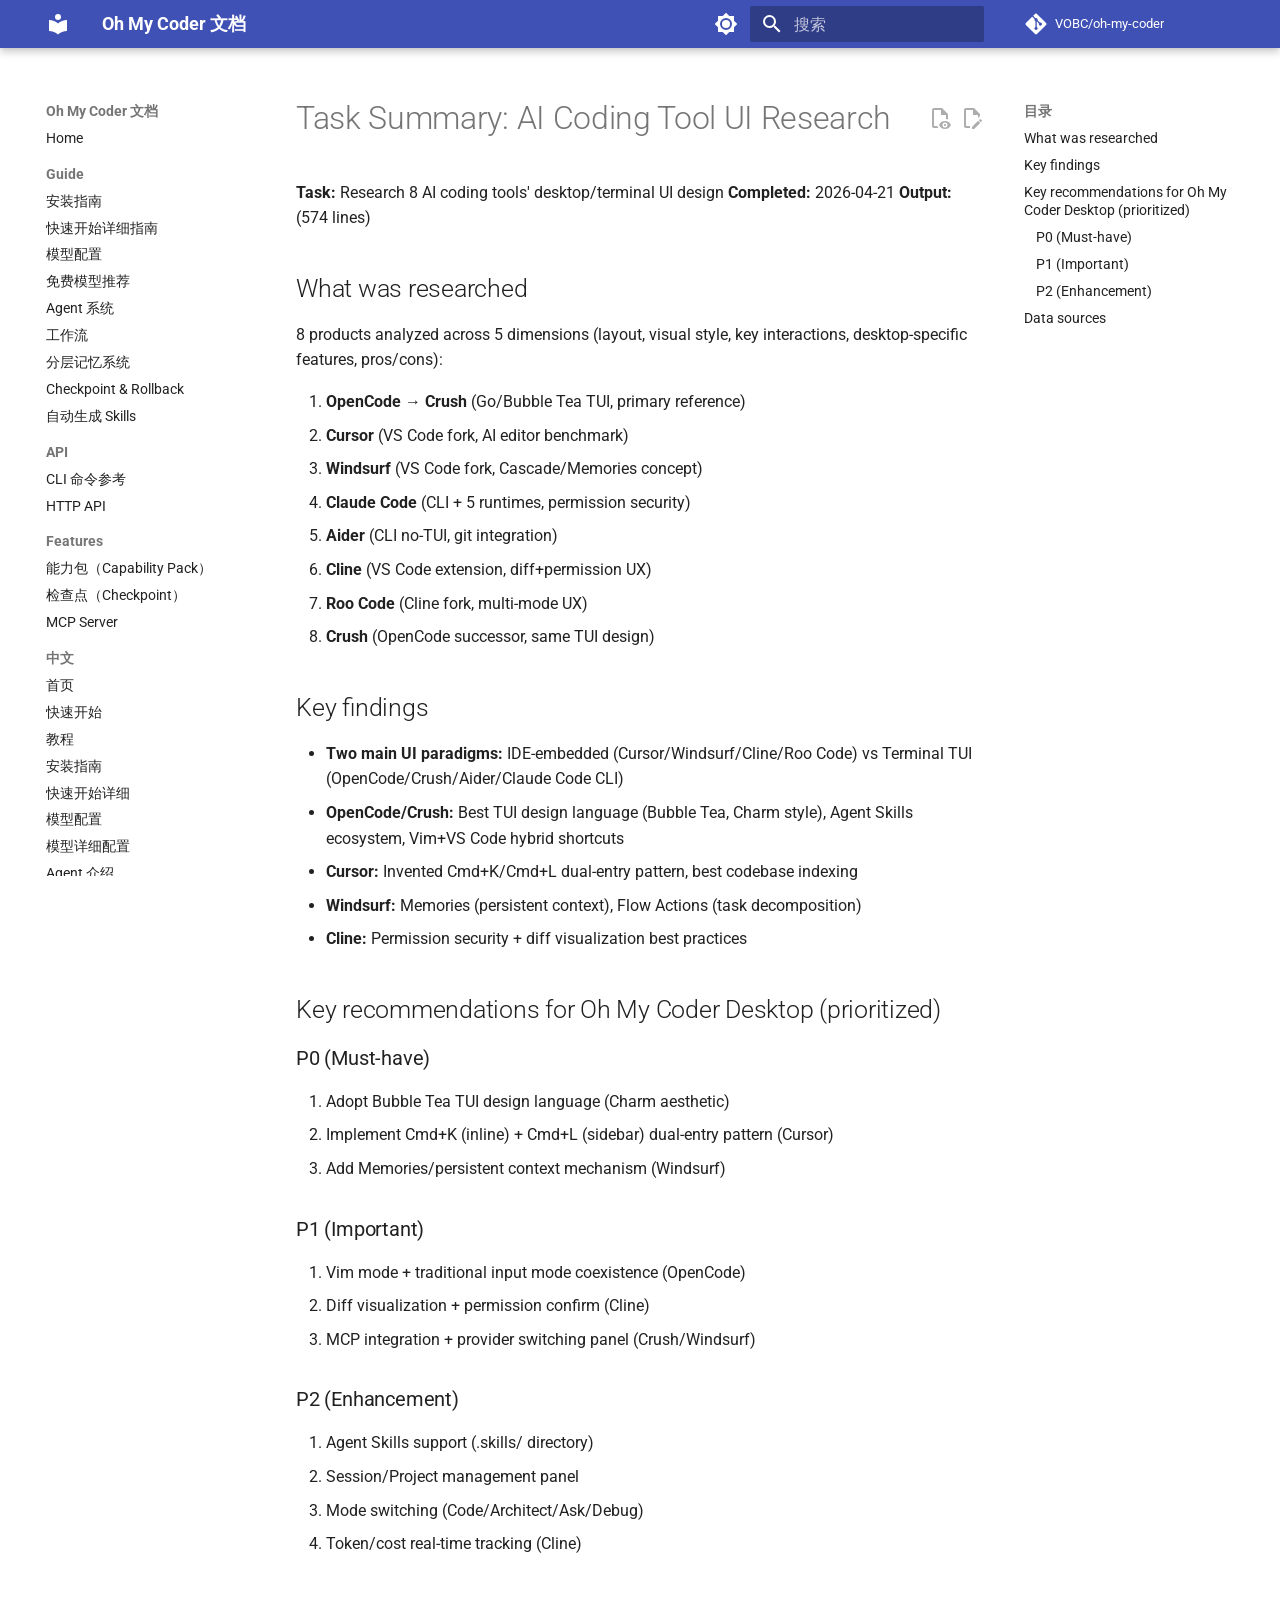
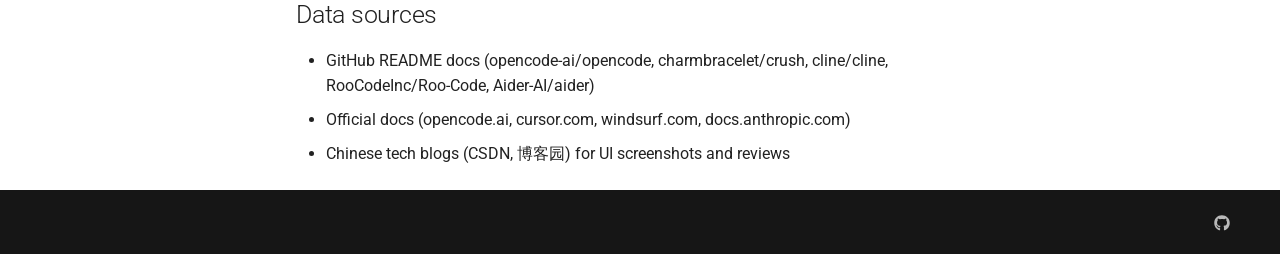
<file: research-desktop-ui-competitors-summary/index.html>
<!doctype html>
<html lang="zh" class="no-js">
  <head>
    
      <meta charset="utf-8">
      <meta name="viewport" content="width=device-width,initial-scale=1">
      
        <meta name="description" content="🤖 多智能体 AI 编程助手，支持国内大模型，31 个专业 Agent，多 Agent 协作">
      
      
        <meta name="author" content="VOBC">
      
      
        <link rel="canonical" href="https://vobc.github.io/oh-my-coder/research-desktop-ui-competitors-summary/">
      
      
      
      
        
      
      
      <link rel="icon" href="../assets/images/favicon.png">
      <meta name="generator" content="mkdocs-1.6.1, mkdocs-material-9.7.6">
    
    
      
        <title>Task Summary: AI Coding Tool UI Research - Oh My Coder 文档</title>
      
    
    
      <link rel="stylesheet" href="../assets/stylesheets/main.484c7ddc.min.css">
      
        
        <link rel="stylesheet" href="../assets/stylesheets/palette.ab4e12ef.min.css">
      
      


    
    
      
    
    
      
        
        
        <link rel="preconnect" href="https://fonts.gstatic.com" crossorigin>
        <link rel="stylesheet" href="https://fonts.googleapis.com/css?family=Roboto:300,300i,400,400i,700,700i%7CRoboto+Mono:400,400i,700,700i&display=fallback">
        <style>:root{--md-text-font:"Roboto";--md-code-font:"Roboto Mono"}</style>
      
    
    
    <script>__md_scope=new URL("..",location),__md_hash=e=>[...e].reduce(((e,_)=>(e<<5)-e+_.charCodeAt(0)),0),__md_get=(e,_=localStorage,t=__md_scope)=>JSON.parse(_.getItem(t.pathname+"."+e)),__md_set=(e,_,t=localStorage,a=__md_scope)=>{try{t.setItem(a.pathname+"."+e,JSON.stringify(_))}catch(e){}}</script>
    
      
  


  
  

<script id="__analytics">function __md_analytics(){function e(){dataLayer.push(arguments)}window.dataLayer=window.dataLayer||[],e("js",new Date),e("config","G-XXXXXXXXXX"),document.addEventListener("DOMContentLoaded",(function(){document.forms.search&&document.forms.search.query.addEventListener("blur",(function(){this.value&&e("event","search",{search_term:this.value})}));document$.subscribe((function(){var t=document.forms.feedback;if(void 0!==t)for(var a of t.querySelectorAll("[type=submit]"))a.addEventListener("click",(function(a){a.preventDefault();var n=document.location.pathname,d=this.getAttribute("data-md-value");e("event","feedback",{page:n,data:d}),t.firstElementChild.disabled=!0;var r=t.querySelector(".md-feedback__note [data-md-value='"+d+"']");r&&(r.hidden=!1)})),t.hidden=!1})),location$.subscribe((function(t){e("config","G-XXXXXXXXXX",{page_path:t.pathname})}))}));var t=document.createElement("script");t.async=!0,t.src="https://www.googletagmanager.com/gtag/js?id=G-XXXXXXXXXX",document.getElementById("__analytics").insertAdjacentElement("afterEnd",t)}</script>
  
    <script>"undefined"!=typeof __md_analytics&&__md_analytics()</script>
  

    
    
  </head>
  
  
    
    
      
    
    
    
    
    <body dir="ltr" data-md-color-scheme="default" data-md-color-primary="indigo" data-md-color-accent="indigo">
  
    
    <input class="md-toggle" data-md-toggle="drawer" type="checkbox" id="__drawer" autocomplete="off">
    <input class="md-toggle" data-md-toggle="search" type="checkbox" id="__search" autocomplete="off">
    <label class="md-overlay" for="__drawer"></label>
    <div data-md-component="skip">
      
        
        <a href="#task-summary-ai-coding-tool-ui-research" class="md-skip">
          跳转至
        </a>
      
    </div>
    <div data-md-component="announce">
      
    </div>
    
    
      

  

<header class="md-header md-header--shadow" data-md-component="header">
  <nav class="md-header__inner md-grid" aria-label="页眉">
    <a href=".." title="Oh My Coder 文档" class="md-header__button md-logo" aria-label="Oh My Coder 文档" data-md-component="logo">
      
  
  <svg xmlns="http://www.w3.org/2000/svg" viewBox="0 0 24 24"><path d="M12 8a3 3 0 0 0 3-3 3 3 0 0 0-3-3 3 3 0 0 0-3 3 3 3 0 0 0 3 3m0 3.54C9.64 9.35 6.5 8 3 8v11c3.5 0 6.64 1.35 9 3.54 2.36-2.19 5.5-3.54 9-3.54V8c-3.5 0-6.64 1.35-9 3.54"/></svg>

    </a>
    <label class="md-header__button md-icon" for="__drawer">
      
      <svg xmlns="http://www.w3.org/2000/svg" viewBox="0 0 24 24"><path d="M3 6h18v2H3zm0 5h18v2H3zm0 5h18v2H3z"/></svg>
    </label>
    <div class="md-header__title" data-md-component="header-title">
      <div class="md-header__ellipsis">
        <div class="md-header__topic">
          <span class="md-ellipsis">
            Oh My Coder 文档
          </span>
        </div>
        <div class="md-header__topic" data-md-component="header-topic">
          <span class="md-ellipsis">
            
              Task Summary: AI Coding Tool UI Research
            
          </span>
        </div>
      </div>
    </div>
    
      
        <form class="md-header__option" data-md-component="palette">
  
    
    
    
    <input class="md-option" data-md-color-media="(prefers-color-scheme: light)" data-md-color-scheme="default" data-md-color-primary="indigo" data-md-color-accent="indigo"  aria-label="切换到深色模式"  type="radio" name="__palette" id="__palette_0">
    
      <label class="md-header__button md-icon" title="切换到深色模式" for="__palette_1" hidden>
        <svg xmlns="http://www.w3.org/2000/svg" viewBox="0 0 24 24"><path d="M12 8a4 4 0 0 0-4 4 4 4 0 0 0 4 4 4 4 0 0 0 4-4 4 4 0 0 0-4-4m0 10a6 6 0 0 1-6-6 6 6 0 0 1 6-6 6 6 0 0 1 6 6 6 6 0 0 1-6 6m8-9.31V4h-4.69L12 .69 8.69 4H4v4.69L.69 12 4 15.31V20h4.69L12 23.31 15.31 20H20v-4.69L23.31 12z"/></svg>
      </label>
    
  
    
    
    
    <input class="md-option" data-md-color-media="(prefers-color-scheme: dark)" data-md-color-scheme="slate" data-md-color-primary="indigo" data-md-color-accent="indigo"  aria-label="切换到浅色模式"  type="radio" name="__palette" id="__palette_1">
    
      <label class="md-header__button md-icon" title="切换到浅色模式" for="__palette_0" hidden>
        <svg xmlns="http://www.w3.org/2000/svg" viewBox="0 0 24 24"><path d="M12 18c-.89 0-1.74-.2-2.5-.55C11.56 16.5 13 14.42 13 12s-1.44-4.5-3.5-5.45C10.26 6.2 11.11 6 12 6a6 6 0 0 1 6 6 6 6 0 0 1-6 6m8-9.31V4h-4.69L12 .69 8.69 4H4v4.69L.69 12 4 15.31V20h4.69L12 23.31 15.31 20H20v-4.69L23.31 12z"/></svg>
      </label>
    
  
</form>
      
    
    
      <script>var palette=__md_get("__palette");if(palette&&palette.color){if("(prefers-color-scheme)"===palette.color.media){var media=matchMedia("(prefers-color-scheme: light)"),input=document.querySelector(media.matches?"[data-md-color-media='(prefers-color-scheme: light)']":"[data-md-color-media='(prefers-color-scheme: dark)']");palette.color.media=input.getAttribute("data-md-color-media"),palette.color.scheme=input.getAttribute("data-md-color-scheme"),palette.color.primary=input.getAttribute("data-md-color-primary"),palette.color.accent=input.getAttribute("data-md-color-accent")}for(var[key,value]of Object.entries(palette.color))document.body.setAttribute("data-md-color-"+key,value)}</script>
    
    
    
      
      
        <label class="md-header__button md-icon" for="__search">
          
          <svg xmlns="http://www.w3.org/2000/svg" viewBox="0 0 24 24"><path d="M9.5 3A6.5 6.5 0 0 1 16 9.5c0 1.61-.59 3.09-1.56 4.23l.27.27h.79l5 5-1.5 1.5-5-5v-.79l-.27-.27A6.52 6.52 0 0 1 9.5 16 6.5 6.5 0 0 1 3 9.5 6.5 6.5 0 0 1 9.5 3m0 2C7 5 5 7 5 9.5S7 14 9.5 14 14 12 14 9.5 12 5 9.5 5"/></svg>
        </label>
        <div class="md-search" data-md-component="search" role="dialog">
  <label class="md-search__overlay" for="__search"></label>
  <div class="md-search__inner" role="search">
    <form class="md-search__form" name="search">
      <input type="text" class="md-search__input" name="query" aria-label="搜索" placeholder="搜索" autocapitalize="off" autocorrect="off" autocomplete="off" spellcheck="false" data-md-component="search-query" required>
      <label class="md-search__icon md-icon" for="__search">
        
        <svg xmlns="http://www.w3.org/2000/svg" viewBox="0 0 24 24"><path d="M9.5 3A6.5 6.5 0 0 1 16 9.5c0 1.61-.59 3.09-1.56 4.23l.27.27h.79l5 5-1.5 1.5-5-5v-.79l-.27-.27A6.52 6.52 0 0 1 9.5 16 6.5 6.5 0 0 1 3 9.5 6.5 6.5 0 0 1 9.5 3m0 2C7 5 5 7 5 9.5S7 14 9.5 14 14 12 14 9.5 12 5 9.5 5"/></svg>
        
        <svg xmlns="http://www.w3.org/2000/svg" viewBox="0 0 24 24"><path d="M20 11v2H8l5.5 5.5-1.42 1.42L4.16 12l7.92-7.92L13.5 5.5 8 11z"/></svg>
      </label>
      <nav class="md-search__options" aria-label="查找">
        
        <button type="reset" class="md-search__icon md-icon" title="清空当前内容" aria-label="清空当前内容" tabindex="-1">
          
          <svg xmlns="http://www.w3.org/2000/svg" viewBox="0 0 24 24"><path d="M19 6.41 17.59 5 12 10.59 6.41 5 5 6.41 10.59 12 5 17.59 6.41 19 12 13.41 17.59 19 19 17.59 13.41 12z"/></svg>
        </button>
      </nav>
      
        <div class="md-search__suggest" data-md-component="search-suggest"></div>
      
    </form>
    <div class="md-search__output">
      <div class="md-search__scrollwrap" tabindex="0" data-md-scrollfix>
        <div class="md-search-result" data-md-component="search-result">
          <div class="md-search-result__meta">
            正在初始化搜索引擎
          </div>
          <ol class="md-search-result__list" role="presentation"></ol>
        </div>
      </div>
    </div>
  </div>
</div>
      
    
    
      <div class="md-header__source">
        <a href="https://github.com/VOBC/oh-my-coder" title="前往仓库" class="md-source" data-md-component="source">
  <div class="md-source__icon md-icon">
    
    <svg xmlns="http://www.w3.org/2000/svg" viewBox="0 0 448 512"><!--! Font Awesome Free 7.1.0 by @fontawesome - https://fontawesome.com License - https://fontawesome.com/license/free (Icons: CC BY 4.0, Fonts: SIL OFL 1.1, Code: MIT License) Copyright 2025 Fonticons, Inc.--><path d="M439.6 236.1 244 40.5c-5.4-5.5-12.8-8.5-20.4-8.5s-15 3-20.4 8.4L162.5 81l51.5 51.5c27.1-9.1 52.7 16.8 43.4 43.7l49.7 49.7c34.2-11.8 61.2 31 35.5 56.7-26.5 26.5-70.2-2.9-56-37.3L240.3 199v121.9c25.3 12.5 22.3 41.8 9.1 55-6.4 6.4-15.2 10.1-24.3 10.1s-17.8-3.6-24.3-10.1c-17.6-17.6-11.1-46.9 11.2-56v-123c-20.8-8.5-24.6-30.7-18.6-45L142.6 101 8.5 235.1C3 240.6 0 247.9 0 255.5s3 15 8.5 20.4l195.6 195.7c5.4 5.4 12.7 8.4 20.4 8.4s15-3 20.4-8.4l194.7-194.7c5.4-5.4 8.4-12.8 8.4-20.4s-3-15-8.4-20.4"/></svg>
  </div>
  <div class="md-source__repository">
    VOBC/oh-my-coder
  </div>
</a>
      </div>
    
  </nav>
  
</header>
    
    <div class="md-container" data-md-component="container">
      
      
        
          
        
      
      <main class="md-main" data-md-component="main">
        <div class="md-main__inner md-grid">
          
            
              
              <div class="md-sidebar md-sidebar--primary" data-md-component="sidebar" data-md-type="navigation" >
                <div class="md-sidebar__scrollwrap">
                  <div class="md-sidebar__inner">
                    



<nav class="md-nav md-nav--primary" aria-label="导航栏" data-md-level="0">
  <label class="md-nav__title" for="__drawer">
    <a href=".." title="Oh My Coder 文档" class="md-nav__button md-logo" aria-label="Oh My Coder 文档" data-md-component="logo">
      
  
  <svg xmlns="http://www.w3.org/2000/svg" viewBox="0 0 24 24"><path d="M12 8a3 3 0 0 0 3-3 3 3 0 0 0-3-3 3 3 0 0 0-3 3 3 3 0 0 0 3 3m0 3.54C9.64 9.35 6.5 8 3 8v11c3.5 0 6.64 1.35 9 3.54 2.36-2.19 5.5-3.54 9-3.54V8c-3.5 0-6.64 1.35-9 3.54"/></svg>

    </a>
    Oh My Coder 文档
  </label>
  
    <div class="md-nav__source">
      <a href="https://github.com/VOBC/oh-my-coder" title="前往仓库" class="md-source" data-md-component="source">
  <div class="md-source__icon md-icon">
    
    <svg xmlns="http://www.w3.org/2000/svg" viewBox="0 0 448 512"><!--! Font Awesome Free 7.1.0 by @fontawesome - https://fontawesome.com License - https://fontawesome.com/license/free (Icons: CC BY 4.0, Fonts: SIL OFL 1.1, Code: MIT License) Copyright 2025 Fonticons, Inc.--><path d="M439.6 236.1 244 40.5c-5.4-5.5-12.8-8.5-20.4-8.5s-15 3-20.4 8.4L162.5 81l51.5 51.5c27.1-9.1 52.7 16.8 43.4 43.7l49.7 49.7c34.2-11.8 61.2 31 35.5 56.7-26.5 26.5-70.2-2.9-56-37.3L240.3 199v121.9c25.3 12.5 22.3 41.8 9.1 55-6.4 6.4-15.2 10.1-24.3 10.1s-17.8-3.6-24.3-10.1c-17.6-17.6-11.1-46.9 11.2-56v-123c-20.8-8.5-24.6-30.7-18.6-45L142.6 101 8.5 235.1C3 240.6 0 247.9 0 255.5s3 15 8.5 20.4l195.6 195.7c5.4 5.4 12.7 8.4 20.4 8.4s15-3 20.4-8.4l194.7-194.7c5.4-5.4 8.4-12.8 8.4-20.4s-3-15-8.4-20.4"/></svg>
  </div>
  <div class="md-source__repository">
    VOBC/oh-my-coder
  </div>
</a>
    </div>
  
  <ul class="md-nav__list" data-md-scrollfix>
    
      
      
  
  
  
  
    <li class="md-nav__item">
      <a href=".." class="md-nav__link">
        
  
  
  <span class="md-ellipsis">
    
  
    Home
  

    
  </span>
  
  

      </a>
    </li>
  

    
      
      
  
  
  
  
    
    
    
    
      
        
        
      
    
    
    <li class="md-nav__item md-nav__item--section md-nav__item--nested">
      
        
        
          
        
        <input class="md-nav__toggle md-toggle md-toggle--indeterminate" type="checkbox" id="__nav_2" >
        
          
          <label class="md-nav__link" for="__nav_2" id="__nav_2_label" tabindex="">
            
  
  
  <span class="md-ellipsis">
    
  
    Guide
  

    
  </span>
  
  

            <span class="md-nav__icon md-icon"></span>
          </label>
        
        <nav class="md-nav" data-md-level="1" aria-labelledby="__nav_2_label" aria-expanded="false">
          <label class="md-nav__title" for="__nav_2">
            <span class="md-nav__icon md-icon"></span>
            
  
    Guide
  

          </label>
          <ul class="md-nav__list" data-md-scrollfix>
            
              
                
  
  
  
  
    <li class="md-nav__item">
      <a href="../guide/install/" class="md-nav__link">
        
  
  
  <span class="md-ellipsis">
    
  
    安装指南
  

    
  </span>
  
  

      </a>
    </li>
  

              
            
              
                
  
  
  
  
    <li class="md-nav__item">
      <a href="../guide/quick-start/" class="md-nav__link">
        
  
  
  <span class="md-ellipsis">
    
  
    快速开始详细指南
  

    
  </span>
  
  

      </a>
    </li>
  

              
            
              
                
  
  
  
  
    <li class="md-nav__item">
      <a href="../guide/models/" class="md-nav__link">
        
  
  
  <span class="md-ellipsis">
    
  
    模型配置
  

    
  </span>
  
  

      </a>
    </li>
  

              
            
              
                
  
  
  
  
    <li class="md-nav__item">
      <a href="../guide/free-models/" class="md-nav__link">
        
  
  
  <span class="md-ellipsis">
    
  
    免费模型推荐
  

    
  </span>
  
  

      </a>
    </li>
  

              
            
              
                
  
  
  
  
    <li class="md-nav__item">
      <a href="../guide/agents/" class="md-nav__link">
        
  
  
  <span class="md-ellipsis">
    
  
    Agent 系统
  

    
  </span>
  
  

      </a>
    </li>
  

              
            
              
                
  
  
  
  
    <li class="md-nav__item">
      <a href="../guide/workflows/" class="md-nav__link">
        
  
  
  <span class="md-ellipsis">
    
  
    工作流
  

    
  </span>
  
  

      </a>
    </li>
  

              
            
              
                
  
  
  
  
    <li class="md-nav__item">
      <a href="../guide/memory-system/" class="md-nav__link">
        
  
  
  <span class="md-ellipsis">
    
  
    分层记忆系统
  

    
  </span>
  
  

      </a>
    </li>
  

              
            
              
                
  
  
  
  
    <li class="md-nav__item">
      <a href="../guide/checkpoint/" class="md-nav__link">
        
  
  
  <span class="md-ellipsis">
    
  
    Checkpoint &amp; Rollback
  

    
  </span>
  
  

      </a>
    </li>
  

              
            
              
                
  
  
  
  
    <li class="md-nav__item">
      <a href="../guide/auto-skill/" class="md-nav__link">
        
  
  
  <span class="md-ellipsis">
    
  
    自动生成 Skills
  

    
  </span>
  
  

      </a>
    </li>
  

              
            
          </ul>
        </nav>
      
    </li>
  

    
      
      
  
  
  
  
    
    
    
    
      
        
        
      
    
    
    <li class="md-nav__item md-nav__item--section md-nav__item--nested">
      
        
        
          
        
        <input class="md-nav__toggle md-toggle md-toggle--indeterminate" type="checkbox" id="__nav_3" >
        
          
          <label class="md-nav__link" for="__nav_3" id="__nav_3_label" tabindex="">
            
  
  
  <span class="md-ellipsis">
    
  
    API
  

    
  </span>
  
  

            <span class="md-nav__icon md-icon"></span>
          </label>
        
        <nav class="md-nav" data-md-level="1" aria-labelledby="__nav_3_label" aria-expanded="false">
          <label class="md-nav__title" for="__nav_3">
            <span class="md-nav__icon md-icon"></span>
            
  
    API
  

          </label>
          <ul class="md-nav__list" data-md-scrollfix>
            
              
                
  
  
  
  
    <li class="md-nav__item">
      <a href="../api/cli/" class="md-nav__link">
        
  
  
  <span class="md-ellipsis">
    
  
    CLI 命令参考
  

    
  </span>
  
  

      </a>
    </li>
  

              
            
              
                
  
  
  
  
    <li class="md-nav__item">
      <a href="../api/http-api/" class="md-nav__link">
        
  
  
  <span class="md-ellipsis">
    
  
    HTTP API
  

    
  </span>
  
  

      </a>
    </li>
  

              
            
          </ul>
        </nav>
      
    </li>
  

    
      
      
  
  
  
  
    
    
    
    
      
        
        
      
    
    
    <li class="md-nav__item md-nav__item--section md-nav__item--nested">
      
        
        
          
        
        <input class="md-nav__toggle md-toggle md-toggle--indeterminate" type="checkbox" id="__nav_4" >
        
          
          <label class="md-nav__link" for="__nav_4" id="__nav_4_label" tabindex="">
            
  
  
  <span class="md-ellipsis">
    
  
    Features
  

    
  </span>
  
  

            <span class="md-nav__icon md-icon"></span>
          </label>
        
        <nav class="md-nav" data-md-level="1" aria-labelledby="__nav_4_label" aria-expanded="false">
          <label class="md-nav__title" for="__nav_4">
            <span class="md-nav__icon md-icon"></span>
            
  
    Features
  

          </label>
          <ul class="md-nav__list" data-md-scrollfix>
            
              
                
  
  
  
  
    <li class="md-nav__item">
      <a href="../features/capability-pack/" class="md-nav__link">
        
  
  
  <span class="md-ellipsis">
    
  
    能力包（Capability Pack）
  

    
  </span>
  
  

      </a>
    </li>
  

              
            
              
                
  
  
  
  
    <li class="md-nav__item">
      <a href="../features/checkpoint/" class="md-nav__link">
        
  
  
  <span class="md-ellipsis">
    
  
    检查点（Checkpoint）
  

    
  </span>
  
  

      </a>
    </li>
  

              
            
              
                
  
  
  
  
    <li class="md-nav__item">
      <a href="../features/mcp-server/" class="md-nav__link">
        
  
  
  <span class="md-ellipsis">
    
  
    MCP Server
  

    
  </span>
  
  

      </a>
    </li>
  

              
            
          </ul>
        </nav>
      
    </li>
  

    
      
      
  
  
  
  
    
    
    
    
      
        
        
      
    
    
    <li class="md-nav__item md-nav__item--section md-nav__item--nested">
      
        
        
          
        
        <input class="md-nav__toggle md-toggle md-toggle--indeterminate" type="checkbox" id="__nav_5" >
        
          
          <label class="md-nav__link" for="__nav_5" id="__nav_5_label" tabindex="">
            
  
  
  <span class="md-ellipsis">
    
  
    中文
  

    
  </span>
  
  

            <span class="md-nav__icon md-icon"></span>
          </label>
        
        <nav class="md-nav" data-md-level="1" aria-labelledby="__nav_5_label" aria-expanded="false">
          <label class="md-nav__title" for="__nav_5">
            <span class="md-nav__icon md-icon"></span>
            
  
    中文
  

          </label>
          <ul class="md-nav__list" data-md-scrollfix>
            
              
                
  
  
  
  
    <li class="md-nav__item">
      <a href="../zh/" class="md-nav__link">
        
  
  
  <span class="md-ellipsis">
    
  
    首页
  

    
  </span>
  
  

      </a>
    </li>
  

              
            
              
                
  
  
  
  
    <li class="md-nav__item">
      <a href="../zh/getting-started/" class="md-nav__link">
        
  
  
  <span class="md-ellipsis">
    
  
    快速开始
  

    
  </span>
  
  

      </a>
    </li>
  

              
            
              
                
  
  
  
  
    <li class="md-nav__item">
      <a href="../zh/tutorials/" class="md-nav__link">
        
  
  
  <span class="md-ellipsis">
    
  
    教程
  

    
  </span>
  
  

      </a>
    </li>
  

              
            
              
                
  
  
  
  
    <li class="md-nav__item">
      <a href="../zh/guide/install/" class="md-nav__link">
        
  
  
  <span class="md-ellipsis">
    
  
    安装指南
  

    
  </span>
  
  

      </a>
    </li>
  

              
            
              
                
  
  
  
  
    <li class="md-nav__item">
      <a href="../zh/guide/quick-start/" class="md-nav__link">
        
  
  
  <span class="md-ellipsis">
    
  
    快速开始详细
  

    
  </span>
  
  

      </a>
    </li>
  

              
            
              
                
  
  
  
  
    <li class="md-nav__item">
      <a href="../zh/guide/models/" class="md-nav__link">
        
  
  
  <span class="md-ellipsis">
    
  
    模型配置
  

    
  </span>
  
  

      </a>
    </li>
  

              
            
              
                
  
  
  
  
    <li class="md-nav__item">
      <a href="../zh/guide/model-config/" class="md-nav__link">
        
  
  
  <span class="md-ellipsis">
    
  
    模型详细配置
  

    
  </span>
  
  

      </a>
    </li>
  

              
            
              
                
  
  
  
  
    <li class="md-nav__item">
      <a href="../zh/guide/agents/" class="md-nav__link">
        
  
  
  <span class="md-ellipsis">
    
  
    Agent 介绍
  

    
  </span>
  
  

      </a>
    </li>
  

              
            
              
                
  
  
  
  
    <li class="md-nav__item">
      <a href="../zh/guide/workflows/" class="md-nav__link">
        
  
  
  <span class="md-ellipsis">
    
  
    工作流说明
  

    
  </span>
  
  

      </a>
    </li>
  

              
            
              
                
  
  
  
  
    <li class="md-nav__item">
      <a href="../zh/guide/deployment/" class="md-nav__link">
        
  
  
  <span class="md-ellipsis">
    
  
    部署说明
  

    
  </span>
  
  

      </a>
    </li>
  

              
            
              
                
  
  
  
  
    <li class="md-nav__item">
      <a href="../zh/guide/comparison/" class="md-nav__link">
        
  
  
  <span class="md-ellipsis">
    
  
    竞品对比
  

    
  </span>
  
  

      </a>
    </li>
  

              
            
              
                
  
  
  
  
    <li class="md-nav__item">
      <a href="../zh/FAQ/" class="md-nav__link">
        
  
  
  <span class="md-ellipsis">
    
  
    常见问题
  

    
  </span>
  
  

      </a>
    </li>
  

              
            
              
                
  
  
  
  
    
    
    
    
      
    
    
    <li class="md-nav__item md-nav__item--nested">
      
        
        
          
        
        <input class="md-nav__toggle md-toggle md-toggle--indeterminate" type="checkbox" id="__nav_5_13" >
        
          
          <label class="md-nav__link" for="__nav_5_13" id="__nav_5_13_label" tabindex="0">
            
  
  
  <span class="md-ellipsis">
    
  
    功能特性
  

    
  </span>
  
  

            <span class="md-nav__icon md-icon"></span>
          </label>
        
        <nav class="md-nav" data-md-level="2" aria-labelledby="__nav_5_13_label" aria-expanded="false">
          <label class="md-nav__title" for="__nav_5_13">
            <span class="md-nav__icon md-icon"></span>
            
  
    功能特性
  

          </label>
          <ul class="md-nav__list" data-md-scrollfix>
            
              
                
  
  
  
  
    <li class="md-nav__item">
      <a href="../zh/features/active-learning/" class="md-nav__link">
        
  
  
  <span class="md-ellipsis">
    
  
    🧠 主动学习模块
  

    
  </span>
  
  

      </a>
    </li>
  

              
            
              
                
  
  
  
  
    <li class="md-nav__item">
      <a href="../zh/features/capability-pack/" class="md-nav__link">
        
  
  
  <span class="md-ellipsis">
    
  
    能力包（Capability Pack）
  

    
  </span>
  
  

      </a>
    </li>
  

              
            
              
                
  
  
  
  
    <li class="md-nav__item">
      <a href="../zh/features/checkpoint/" class="md-nav__link">
        
  
  
  <span class="md-ellipsis">
    
  
    检查点（Checkpoint）
  

    
  </span>
  
  

      </a>
    </li>
  

              
            
              
                
  
  
  
  
    <li class="md-nav__item">
      <a href="../zh/features/gep-protocol/" class="md-nav__link">
        
  
  
  <span class="md-ellipsis">
    
  
    🧬 GEP 协议支持 (WIP)
  

    
  </span>
  
  

      </a>
    </li>
  

              
            
              
                
  
  
  
  
    <li class="md-nav__item">
      <a href="../zh/features/mcp-server/" class="md-nav__link">
        
  
  
  <span class="md-ellipsis">
    
  
    MCP Server
  

    
  </span>
  
  

      </a>
    </li>
  

              
            
              
                
  
  
  
  
    <li class="md-nav__item">
      <a href="../zh/features/quest-mode/" class="md-nav__link">
        
  
  
  <span class="md-ellipsis">
    
  
    🧙 Quest Mode（异步自主编程）
  

    
  </span>
  
  

      </a>
    </li>
  

              
            
          </ul>
        </nav>
      
    </li>
  

              
            
              
                
  
  
  
  
    
    
    
    
      
    
    
    <li class="md-nav__item md-nav__item--nested">
      
        
        
          
        
        <input class="md-nav__toggle md-toggle md-toggle--indeterminate" type="checkbox" id="__nav_5_14" >
        
          
          <label class="md-nav__link" for="__nav_5_14" id="__nav_5_14_label" tabindex="0">
            
  
  
  <span class="md-ellipsis">
    
  
    开发文档
  

    
  </span>
  
  

            <span class="md-nav__icon md-icon"></span>
          </label>
        
        <nav class="md-nav" data-md-level="2" aria-labelledby="__nav_5_14_label" aria-expanded="false">
          <label class="md-nav__title" for="__nav_5_14">
            <span class="md-nav__icon md-icon"></span>
            
  
    开发文档
  

          </label>
          <ul class="md-nav__list" data-md-scrollfix>
            
              
                
  
  
  
  
    <li class="md-nav__item">
      <a href="../zh/dev/architecture/" class="md-nav__link">
        
  
  
  <span class="md-ellipsis">
    
  
    Oh My Coder 架构设计
  

    
  </span>
  
  

      </a>
    </li>
  

              
            
              
                
  
  
  
  
    <li class="md-nav__item">
      <a href="../zh/dev/development-report/" class="md-nav__link">
        
  
  
  <span class="md-ellipsis">
    
  
    中长期功能开发报告
  

    
  </span>
  
  

      </a>
    </li>
  

              
            
              
                
  
  
  
  
    <li class="md-nav__item">
      <a href="../zh/dev/progress/" class="md-nav__link">
        
  
  
  <span class="md-ellipsis">
    
  
    📊 开发进度
  

    
  </span>
  
  

      </a>
    </li>
  

              
            
              
                
  
  
  
  
    <li class="md-nav__item">
      <a href="../zh/dev/task-tracking/" class="md-nav__link">
        
  
  
  <span class="md-ellipsis">
    
  
    代可行 - 开发任务文档
  

    
  </span>
  
  

      </a>
    </li>
  

              
            
              
                
  
  
  
  
    <li class="md-nav__item">
      <a href="../zh/dev/testing/" class="md-nav__link">
        
  
  
  <span class="md-ellipsis">
    
  
    🧪 测试
  

    
  </span>
  
  

      </a>
    </li>
  

              
            
          </ul>
        </nav>
      
    </li>
  

              
            
              
                
  
  
  
  
    
    
    
    
      
    
    
    <li class="md-nav__item md-nav__item--nested">
      
        
        
          
        
        <input class="md-nav__toggle md-toggle md-toggle--indeterminate" type="checkbox" id="__nav_5_15" >
        
          
          <label class="md-nav__link" for="__nav_5_15" id="__nav_5_15_label" tabindex="0">
            
  
  
  <span class="md-ellipsis">
    
  
    安全文档
  

    
  </span>
  
  

            <span class="md-nav__icon md-icon"></span>
          </label>
        
        <nav class="md-nav" data-md-level="2" aria-labelledby="__nav_5_15_label" aria-expanded="false">
          <label class="md-nav__title" for="__nav_5_15">
            <span class="md-nav__icon md-icon"></span>
            
  
    安全文档
  

          </label>
          <ul class="md-nav__list" data-md-scrollfix>
            
              
                
  
  
  
  
    <li class="md-nav__item">
      <a href="../zh/security/CODEQL_SOLUTIONS/" class="md-nav__link">
        
  
  
  <span class="md-ellipsis">
    
  
    CodeQL 解决方案库
  

    
  </span>
  
  

      </a>
    </li>
  

              
            
              
                
  
  
  
  
    <li class="md-nav__item">
      <a href="../zh/security/coding-guide/" class="md-nav__link">
        
  
  
  <span class="md-ellipsis">
    
  
    安全编码规范
  

    
  </span>
  
  

      </a>
    </li>
  

              
            
              
                
  
  
  
  
    <li class="md-nav__item">
      <a href="../zh/security/security-whackamole-investigation/" class="md-nav__link">
        
  
  
  <span class="md-ellipsis">
    
  
    GitHub Security "打地鼠" 问题深度调查报告
  

    
  </span>
  
  

      </a>
    </li>
  

              
            
              
                
  
  
  
  
    <li class="md-nav__item">
      <a href="../zh/security/user-guide/" class="md-nav__link">
        
  
  
  <span class="md-ellipsis">
    
  
    安全指南 - API密钥管理
  

    
  </span>
  
  

      </a>
    </li>
  

              
            
          </ul>
        </nav>
      
    </li>
  

              
            
          </ul>
        </nav>
      
    </li>
  

    
  </ul>
</nav>
                  </div>
                </div>
              </div>
            
            
              
              <div class="md-sidebar md-sidebar--secondary" data-md-component="sidebar" data-md-type="toc" >
                <div class="md-sidebar__scrollwrap">
                  <div class="md-sidebar__inner">
                    

<nav class="md-nav md-nav--secondary" aria-label="目录">
  
  
  
    
  
  
    <label class="md-nav__title" for="__toc">
      <span class="md-nav__icon md-icon"></span>
      目录
    </label>
    <ul class="md-nav__list" data-md-component="toc" data-md-scrollfix>
      
        <li class="md-nav__item">
  <a href="#what-was-researched" class="md-nav__link">
    <span class="md-ellipsis">
      
        What was researched
      
    </span>
  </a>
  
</li>
      
        <li class="md-nav__item">
  <a href="#key-findings" class="md-nav__link">
    <span class="md-ellipsis">
      
        Key findings
      
    </span>
  </a>
  
</li>
      
        <li class="md-nav__item">
  <a href="#key-recommendations-for-oh-my-coder-desktop-prioritized" class="md-nav__link">
    <span class="md-ellipsis">
      
        Key recommendations for Oh My Coder Desktop (prioritized)
      
    </span>
  </a>
  
    <nav class="md-nav" aria-label="Key recommendations for Oh My Coder Desktop (prioritized)">
      <ul class="md-nav__list">
        
          <li class="md-nav__item">
  <a href="#p0-must-have" class="md-nav__link">
    <span class="md-ellipsis">
      
        P0 (Must-have)
      
    </span>
  </a>
  
</li>
        
          <li class="md-nav__item">
  <a href="#p1-important" class="md-nav__link">
    <span class="md-ellipsis">
      
        P1 (Important)
      
    </span>
  </a>
  
</li>
        
          <li class="md-nav__item">
  <a href="#p2-enhancement" class="md-nav__link">
    <span class="md-ellipsis">
      
        P2 (Enhancement)
      
    </span>
  </a>
  
</li>
        
      </ul>
    </nav>
  
</li>
      
        <li class="md-nav__item">
  <a href="#data-sources" class="md-nav__link">
    <span class="md-ellipsis">
      
        Data sources
      
    </span>
  </a>
  
</li>
      
    </ul>
  
</nav>
                  </div>
                </div>
              </div>
            
          
          
            <div class="md-content" data-md-component="content">
              
              <article class="md-content__inner md-typeset">
                
                  


  
    <a href="https://github.com/VOBC/oh-my-coder/edit/main/docs/research-desktop-ui-competitors-summary.md" title="编辑此页" class="md-content__button md-icon" rel="edit">
      
      <svg xmlns="http://www.w3.org/2000/svg" viewBox="0 0 24 24"><path d="M10 20H6V4h7v5h5v3.1l2-2V8l-6-6H6c-1.1 0-2 .9-2 2v16c0 1.1.9 2 2 2h4zm10.2-7c.1 0 .3.1.4.2l1.3 1.3c.2.2.2.6 0 .8l-1 1-2.1-2.1 1-1c.1-.1.2-.2.4-.2m0 3.9L14.1 23H12v-2.1l6.1-6.1z"/></svg>
    </a>
  
  
    
      
    
    <a href="https://github.com/VOBC/oh-my-coder/raw/main/docs/research-desktop-ui-competitors-summary.md" title="查看本页的源代码" class="md-content__button md-icon">
      
      <svg xmlns="http://www.w3.org/2000/svg" viewBox="0 0 24 24"><path d="M17 18c.56 0 1 .44 1 1s-.44 1-1 1-1-.44-1-1 .44-1 1-1m0-3c-2.73 0-5.06 1.66-6 4 .94 2.34 3.27 4 6 4s5.06-1.66 6-4c-.94-2.34-3.27-4-6-4m0 6.5a2.5 2.5 0 0 1-2.5-2.5 2.5 2.5 0 0 1 2.5-2.5 2.5 2.5 0 0 1 2.5 2.5 2.5 2.5 0 0 1-2.5 2.5M9.27 20H6V4h7v5h5v4.07c.7.08 1.36.25 2 .49V8l-6-6H6a2 2 0 0 0-2 2v16a2 2 0 0 0 2 2h4.5a8.2 8.2 0 0 1-1.23-2"/></svg>
    </a>
  


<h1 id="task-summary-ai-coding-tool-ui-research">Task Summary: AI Coding Tool UI Research</h1>
<p><strong>Task:</strong> Research 8 AI coding tools' desktop/terminal UI design
<strong>Completed:</strong> 2026-04-21
<strong>Output:</strong>  (574 lines)</p>
<h2 id="what-was-researched">What was researched</h2>
<p>8 products analyzed across 5 dimensions (layout, visual style, key interactions, desktop-specific features, pros/cons):</p>
<ol>
<li><strong>OpenCode → Crush</strong> (Go/Bubble Tea TUI, primary reference)</li>
<li><strong>Cursor</strong> (VS Code fork, AI editor benchmark)</li>
<li><strong>Windsurf</strong> (VS Code fork, Cascade/Memories concept)</li>
<li><strong>Claude Code</strong> (CLI + 5 runtimes, permission security)</li>
<li><strong>Aider</strong> (CLI no-TUI, git integration)</li>
<li><strong>Cline</strong> (VS Code extension, diff+permission UX)</li>
<li><strong>Roo Code</strong> (Cline fork, multi-mode UX)</li>
<li><strong>Crush</strong> (OpenCode successor, same TUI design)</li>
</ol>
<h2 id="key-findings">Key findings</h2>
<ul>
<li><strong>Two main UI paradigms:</strong> IDE-embedded (Cursor/Windsurf/Cline/Roo Code) vs Terminal TUI (OpenCode/Crush/Aider/Claude Code CLI)</li>
<li><strong>OpenCode/Crush:</strong> Best TUI design language (Bubble Tea, Charm style), Agent Skills ecosystem, Vim+VS Code hybrid shortcuts</li>
<li><strong>Cursor:</strong> Invented Cmd+K/Cmd+L dual-entry pattern, best codebase indexing</li>
<li><strong>Windsurf:</strong> Memories (persistent context), Flow Actions (task decomposition)</li>
<li><strong>Cline:</strong> Permission security + diff visualization best practices</li>
</ul>
<h2 id="key-recommendations-for-oh-my-coder-desktop-prioritized">Key recommendations for Oh My Coder Desktop (prioritized)</h2>
<h3 id="p0-must-have">P0 (Must-have)</h3>
<ol>
<li>Adopt Bubble Tea TUI design language (Charm aesthetic)</li>
<li>Implement Cmd+K (inline) + Cmd+L (sidebar) dual-entry pattern (Cursor)</li>
<li>Add Memories/persistent context mechanism (Windsurf)</li>
</ol>
<h3 id="p1-important">P1 (Important)</h3>
<ol>
<li>Vim mode + traditional input mode coexistence (OpenCode)</li>
<li>Diff visualization + permission confirm (Cline)</li>
<li>MCP integration + provider switching panel (Crush/Windsurf)</li>
</ol>
<h3 id="p2-enhancement">P2 (Enhancement)</h3>
<ol>
<li>Agent Skills support (.skills/ directory)</li>
<li>Session/Project management panel</li>
<li>Mode switching (Code/Architect/Ask/Debug)</li>
<li>Token/cost real-time tracking (Cline)</li>
</ol>
<h2 id="data-sources">Data sources</h2>
<ul>
<li>GitHub README docs (opencode-ai/opencode, charmbracelet/crush, cline/cline, RooCodeInc/Roo-Code, Aider-AI/aider)</li>
<li>Official docs (opencode.ai, cursor.com, windsurf.com, docs.anthropic.com)</li>
<li>Chinese tech blogs (CSDN, 博客园) for UI screenshots and reviews</li>
</ul>









  




                
              </article>
            </div>
          
          
<script>var target=document.getElementById(location.hash.slice(1));target&&target.name&&(target.checked=target.name.startsWith("__tabbed_"))</script>
        </div>
        
      </main>
      
        <footer class="md-footer">
  
  <div class="md-footer-meta md-typeset">
    <div class="md-footer-meta__inner md-grid">
      <div class="md-copyright">
  
  
</div>
      
        
<div class="md-social">
  
    
    
    
    
      
      
    
    <a href="https://github.com/VOBC/oh-my-coder" target="_blank" rel="noopener" title="github.com" class="md-social__link">
      <svg xmlns="http://www.w3.org/2000/svg" viewBox="0 0 512 512"><!--! Font Awesome Free 7.1.0 by @fontawesome - https://fontawesome.com License - https://fontawesome.com/license/free (Icons: CC BY 4.0, Fonts: SIL OFL 1.1, Code: MIT License) Copyright 2025 Fonticons, Inc.--><path d="M173.9 397.4c0 2-2.3 3.6-5.2 3.6-3.3.3-5.6-1.3-5.6-3.6 0-2 2.3-3.6 5.2-3.6 3-.3 5.6 1.3 5.6 3.6m-31.1-4.5c-.7 2 1.3 4.3 4.3 4.9 2.6 1 5.6 0 6.2-2s-1.3-4.3-4.3-5.2c-2.6-.7-5.5.3-6.2 2.3m44.2-1.7c-2.9.7-4.9 2.6-4.6 4.9.3 2 2.9 3.3 5.9 2.6 2.9-.7 4.9-2.6 4.6-4.6-.3-1.9-3-3.2-5.9-2.9M252.8 8C114.1 8 8 113.3 8 252c0 110.9 69.8 205.8 169.5 239.2 12.8 2.3 17.3-5.6 17.3-12.1 0-6.2-.3-40.4-.3-61.4 0 0-70 15-84.7-29.8 0 0-11.4-29.1-27.8-36.6 0 0-22.9-15.7 1.6-15.4 0 0 24.9 2 38.6 25.8 21.9 38.6 58.6 27.5 72.9 20.9 2.3-16 8.8-27.1 16-33.7-55.9-6.2-112.3-14.3-112.3-110.5 0-27.5 7.6-41.3 23.6-58.9-2.6-6.5-11.1-33.3 2.6-67.9 20.9-6.5 69 27 69 27 20-5.6 41.5-8.5 62.8-8.5s42.8 2.9 62.8 8.5c0 0 48.1-33.6 69-27 13.7 34.7 5.2 61.4 2.6 67.9 16 17.7 25.8 31.5 25.8 58.9 0 96.5-58.9 104.2-114.8 110.5 9.2 7.9 17 22.9 17 46.4 0 33.7-.3 75.4-.3 83.6 0 6.5 4.6 14.4 17.3 12.1C436.2 457.8 504 362.9 504 252 504 113.3 391.5 8 252.8 8M105.2 352.9c-1.3 1-1 3.3.7 5.2 1.6 1.6 3.9 2.3 5.2 1 1.3-1 1-3.3-.7-5.2-1.6-1.6-3.9-2.3-5.2-1m-10.8-8.1c-.7 1.3.3 2.9 2.3 3.9 1.6 1 3.6.7 4.3-.7.7-1.3-.3-2.9-2.3-3.9-2-.6-3.6-.3-4.3.7m32.4 35.6c-1.6 1.3-1 4.3 1.3 6.2 2.3 2.3 5.2 2.6 6.5 1 1.3-1.3.7-4.3-1.3-6.2-2.2-2.3-5.2-2.6-6.5-1m-11.4-14.7c-1.6 1-1.6 3.6 0 5.9s4.3 3.3 5.6 2.3c1.6-1.3 1.6-3.9 0-6.2-1.4-2.3-4-3.3-5.6-2"/></svg>
    </a>
  
</div>
      
    </div>
  </div>
</footer>
      
    </div>
    <div class="md-dialog" data-md-component="dialog">
      <div class="md-dialog__inner md-typeset"></div>
    </div>
    
    
    
      
      
      <script id="__config" type="application/json">{"annotate": null, "base": "..", "features": ["navigation.instant", "navigation.trimming", "navigation.sections", "navigation.expand", "search.suggest", "search.highlight", "content.code.copy", "content.action.edit", "content.action.view"], "search": "../assets/javascripts/workers/search.2c215733.min.js", "tags": null, "translations": {"clipboard.copied": "\u5df2\u590d\u5236", "clipboard.copy": "\u590d\u5236", "search.result.more.one": "\u5728\u8be5\u9875\u4e0a\u8fd8\u6709 1 \u4e2a\u7b26\u5408\u6761\u4ef6\u7684\u7ed3\u679c", "search.result.more.other": "\u5728\u8be5\u9875\u4e0a\u8fd8\u6709 # \u4e2a\u7b26\u5408\u6761\u4ef6\u7684\u7ed3\u679c", "search.result.none": "\u6ca1\u6709\u627e\u5230\u7b26\u5408\u6761\u4ef6\u7684\u7ed3\u679c", "search.result.one": "\u627e\u5230 1 \u4e2a\u7b26\u5408\u6761\u4ef6\u7684\u7ed3\u679c", "search.result.other": "# \u4e2a\u7b26\u5408\u6761\u4ef6\u7684\u7ed3\u679c", "search.result.placeholder": "\u952e\u5165\u4ee5\u5f00\u59cb\u641c\u7d22", "search.result.term.missing": "\u7f3a\u5c11", "select.version": "\u9009\u62e9\u5f53\u524d\u7248\u672c"}, "version": null}</script>
    
    
      <script src="../assets/javascripts/bundle.79ae519e.min.js"></script>
      
    
  </body>
</html>
</file>
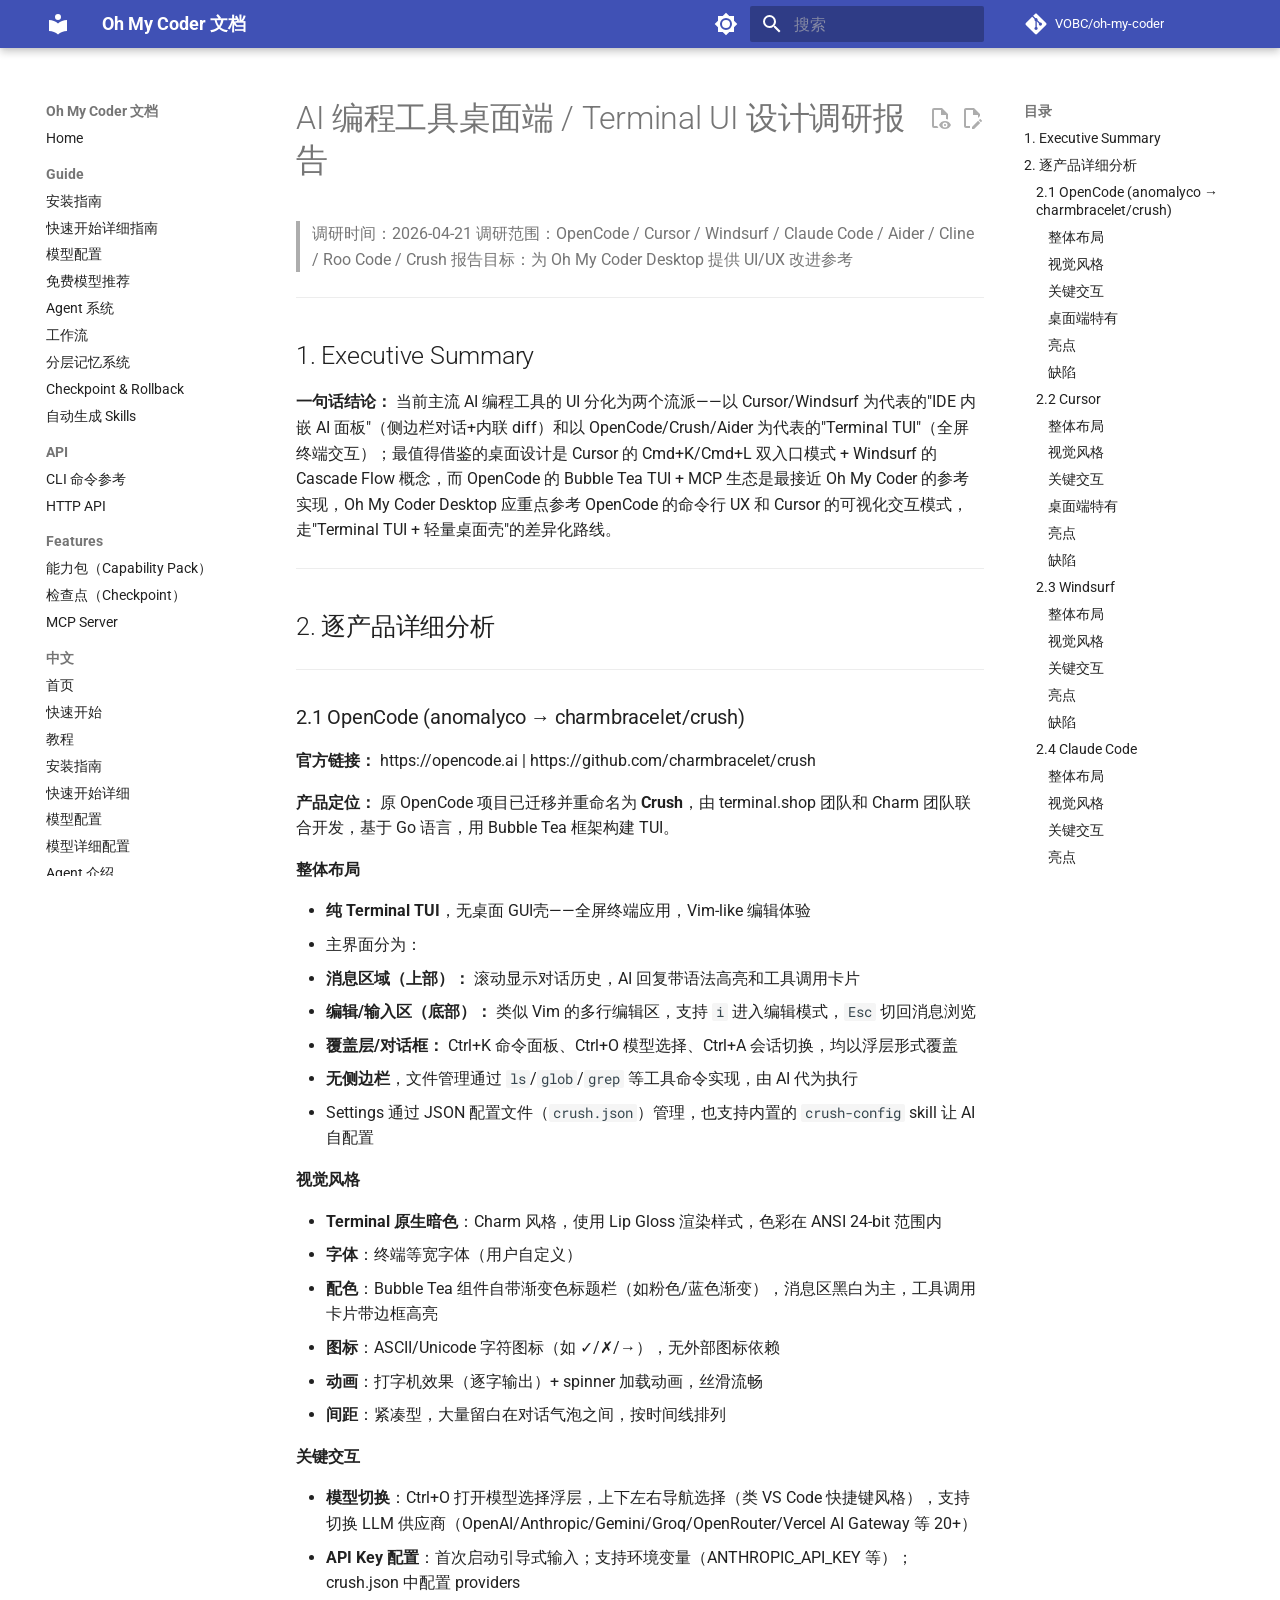
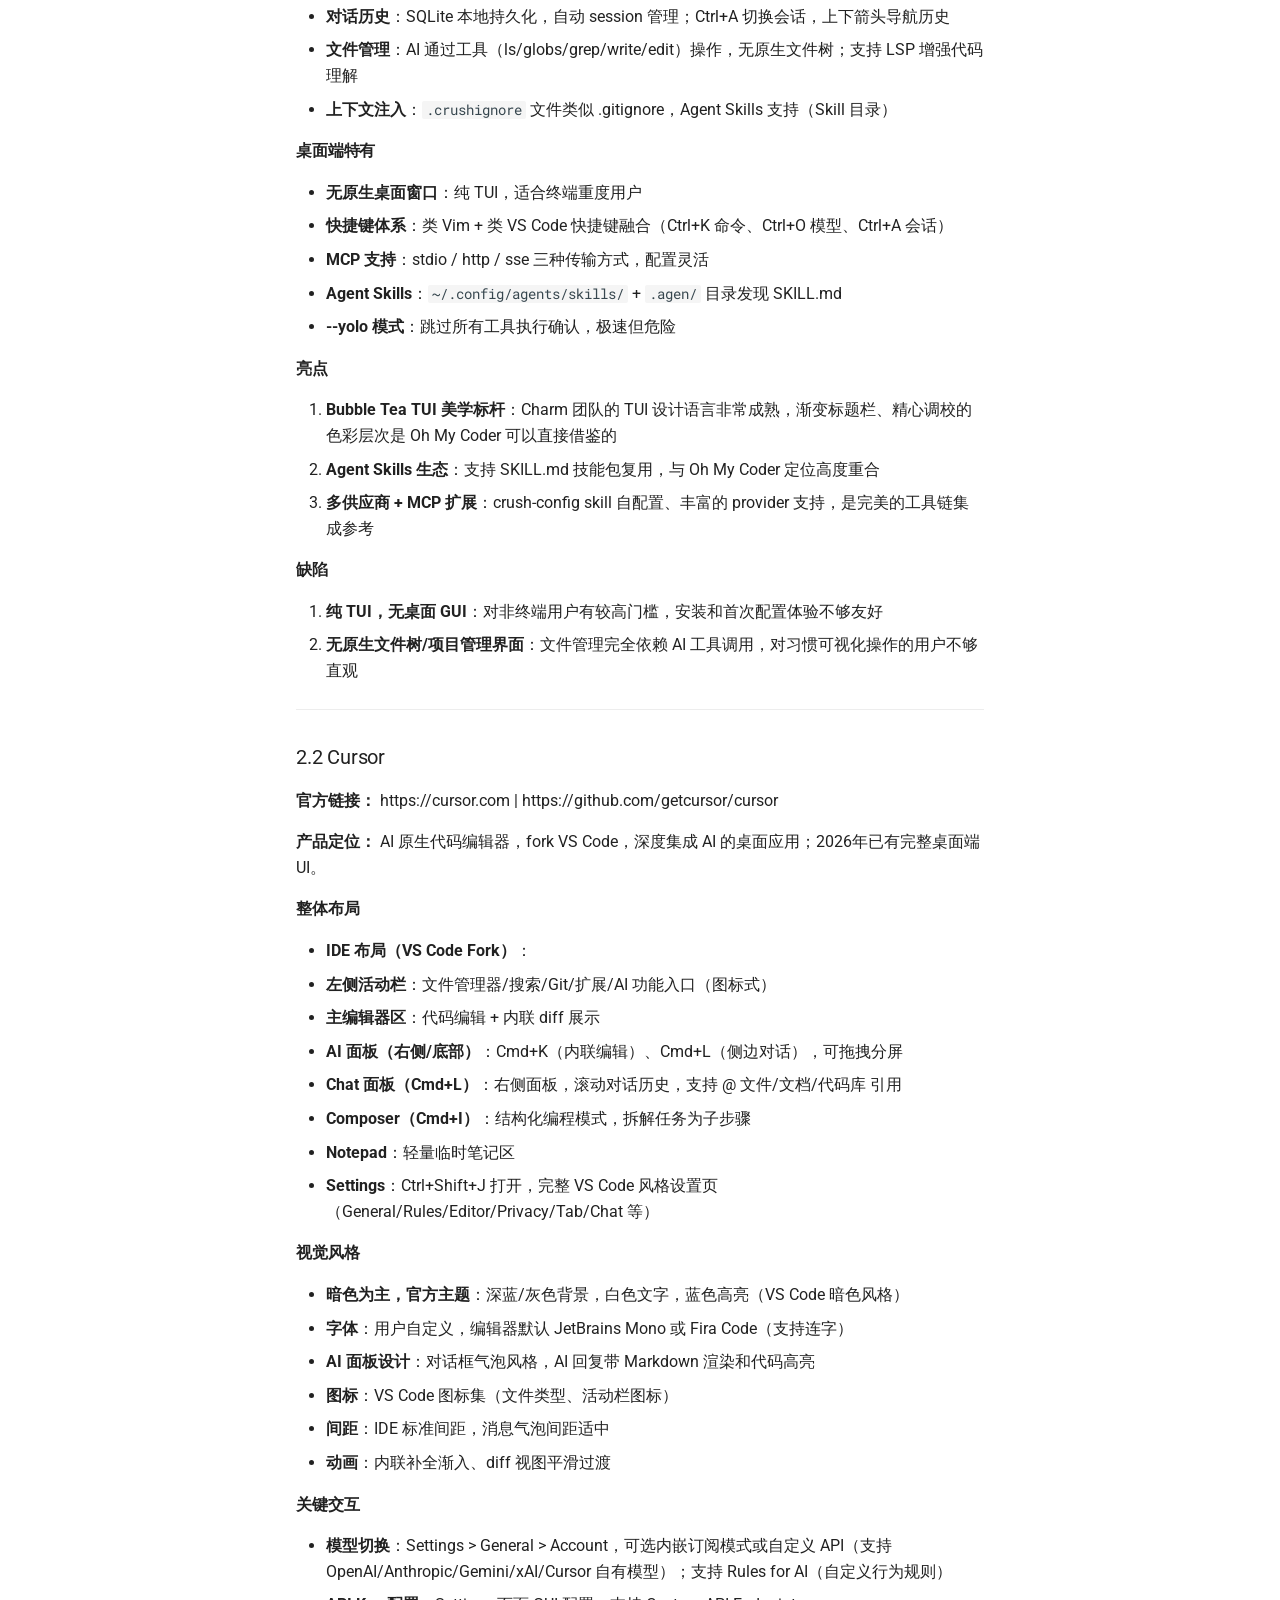
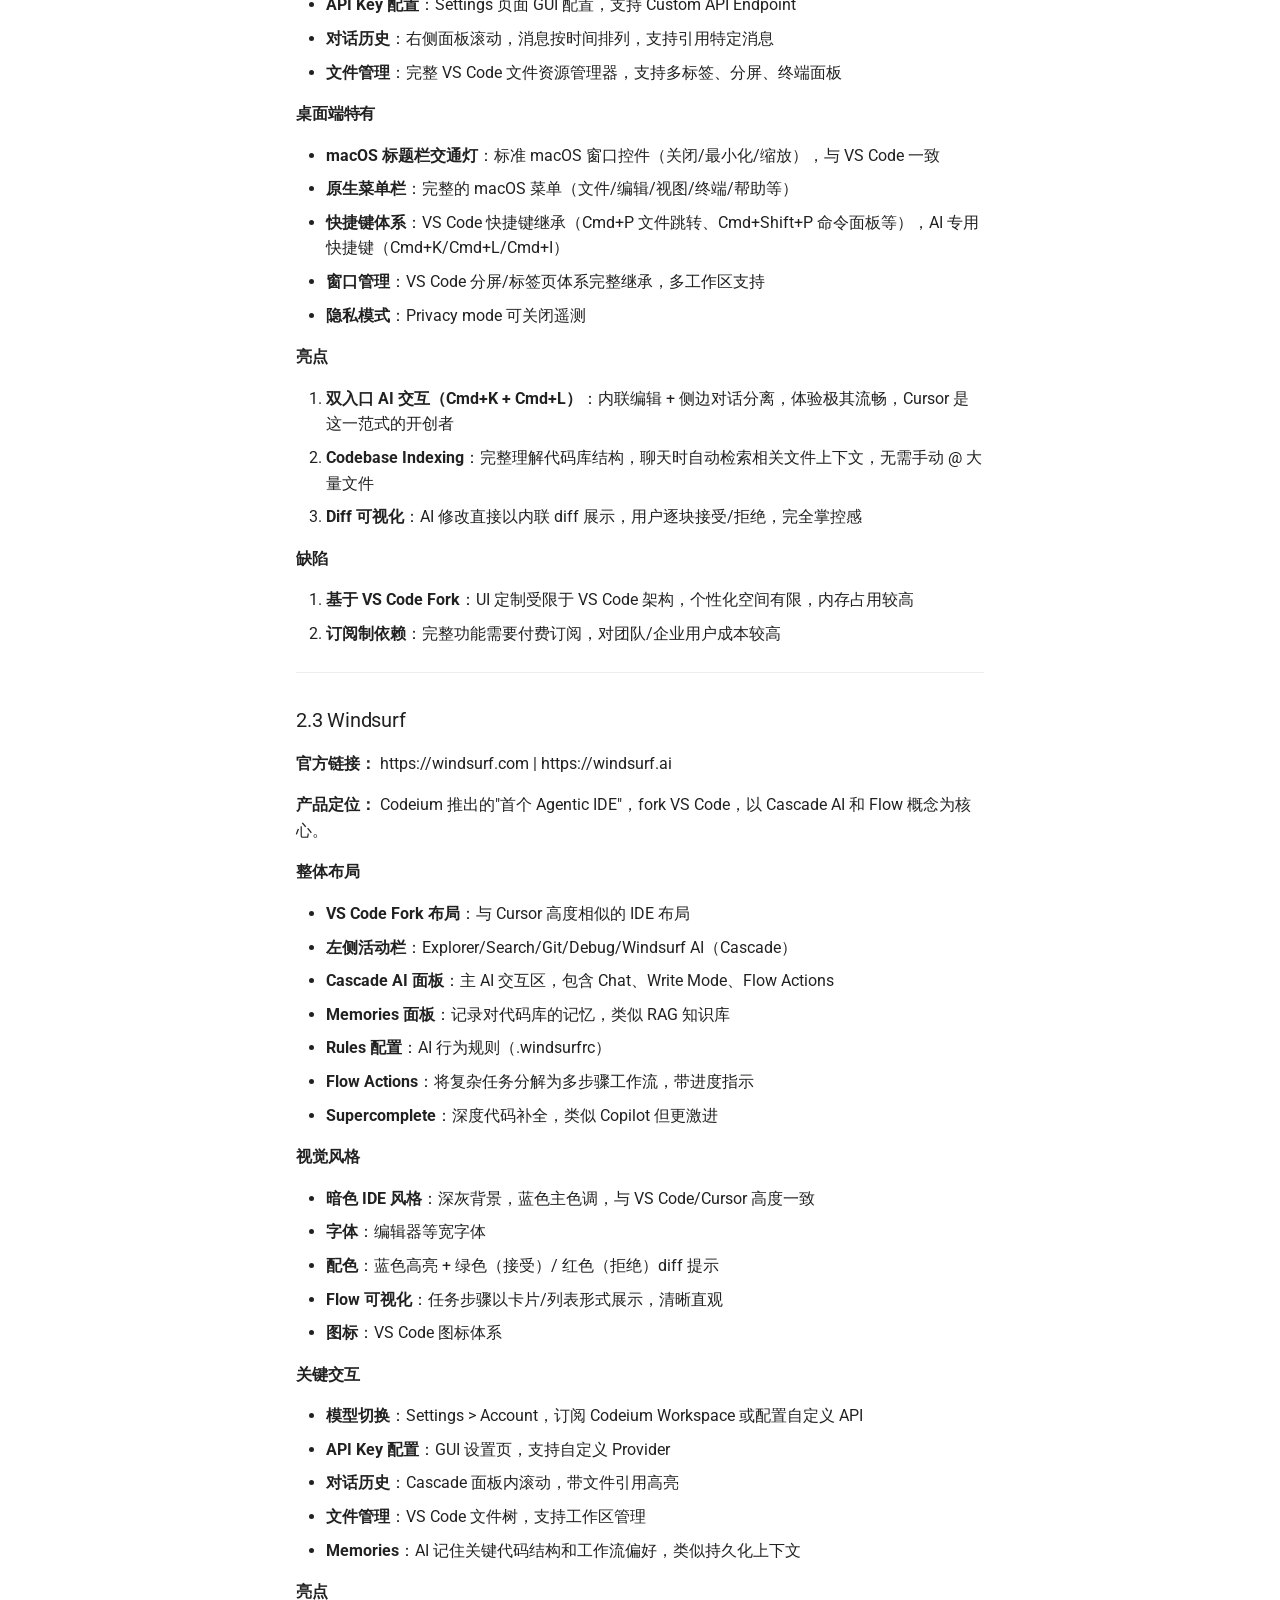
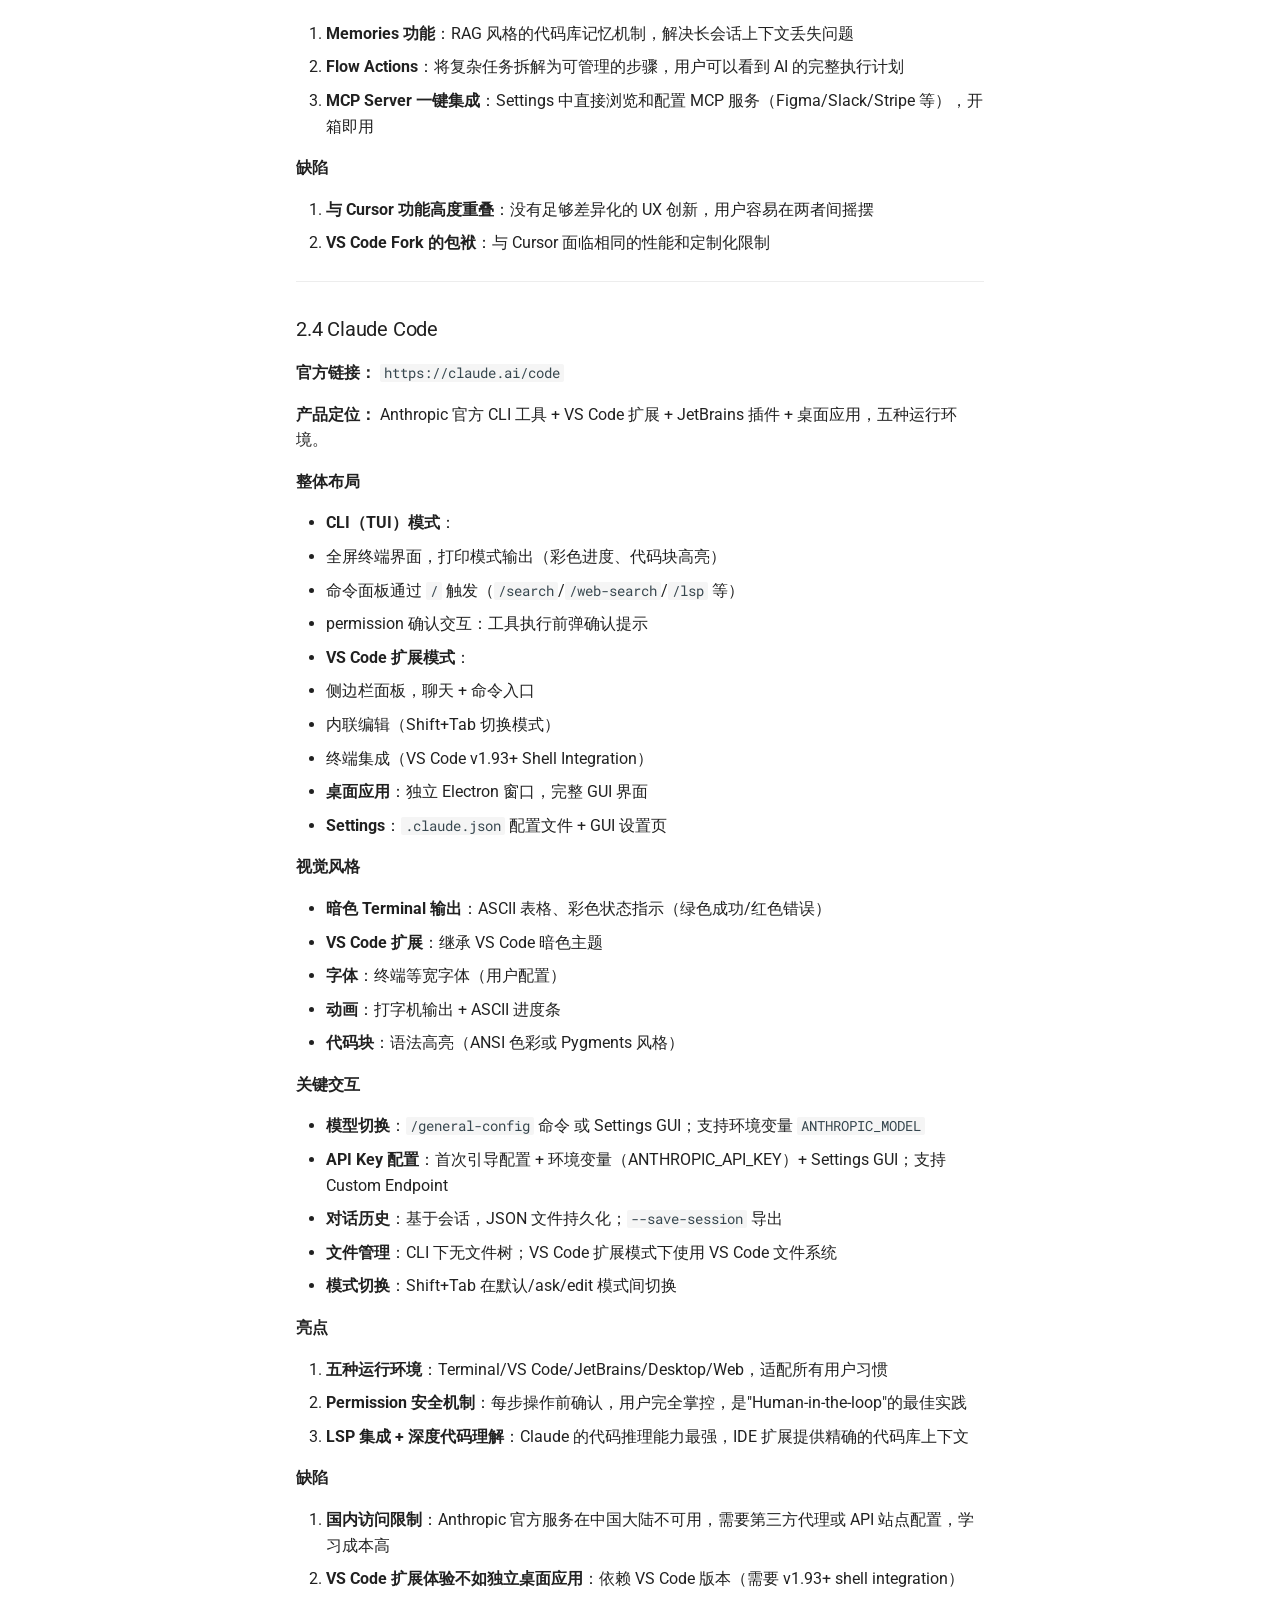
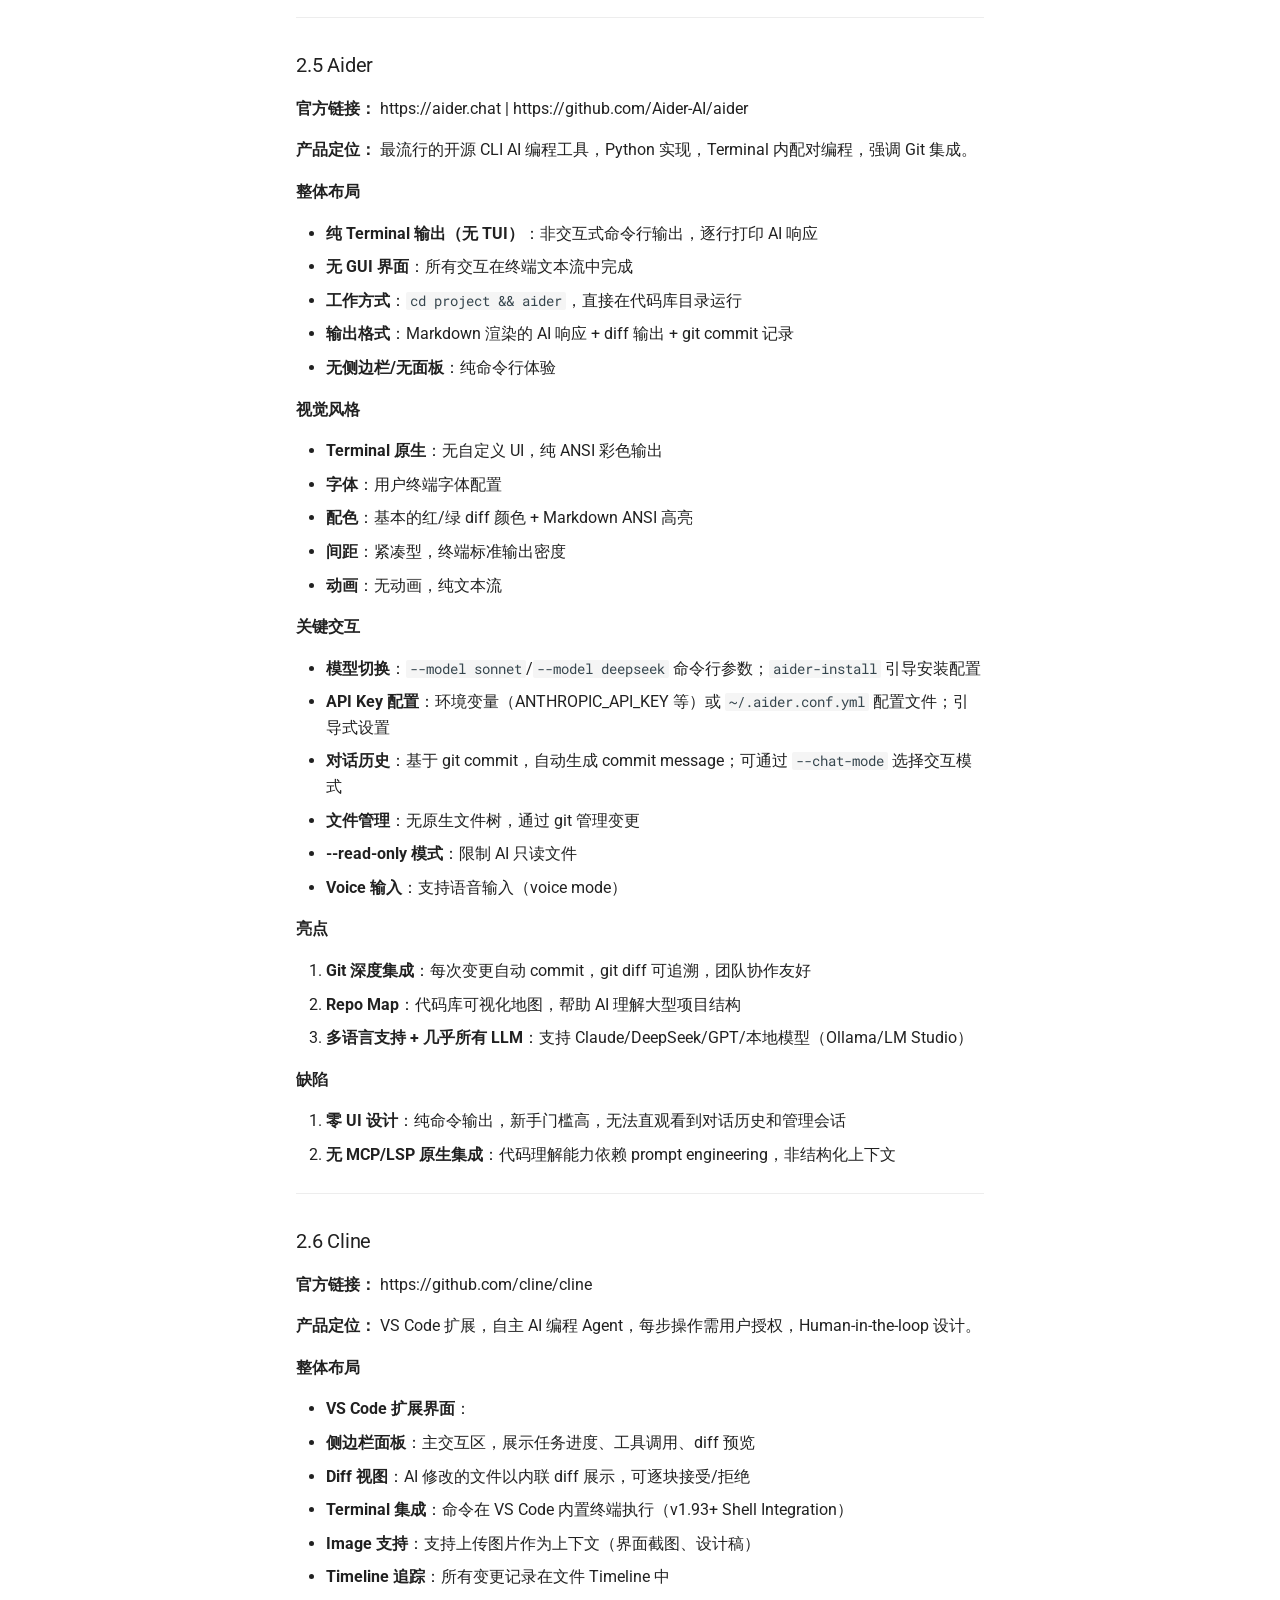
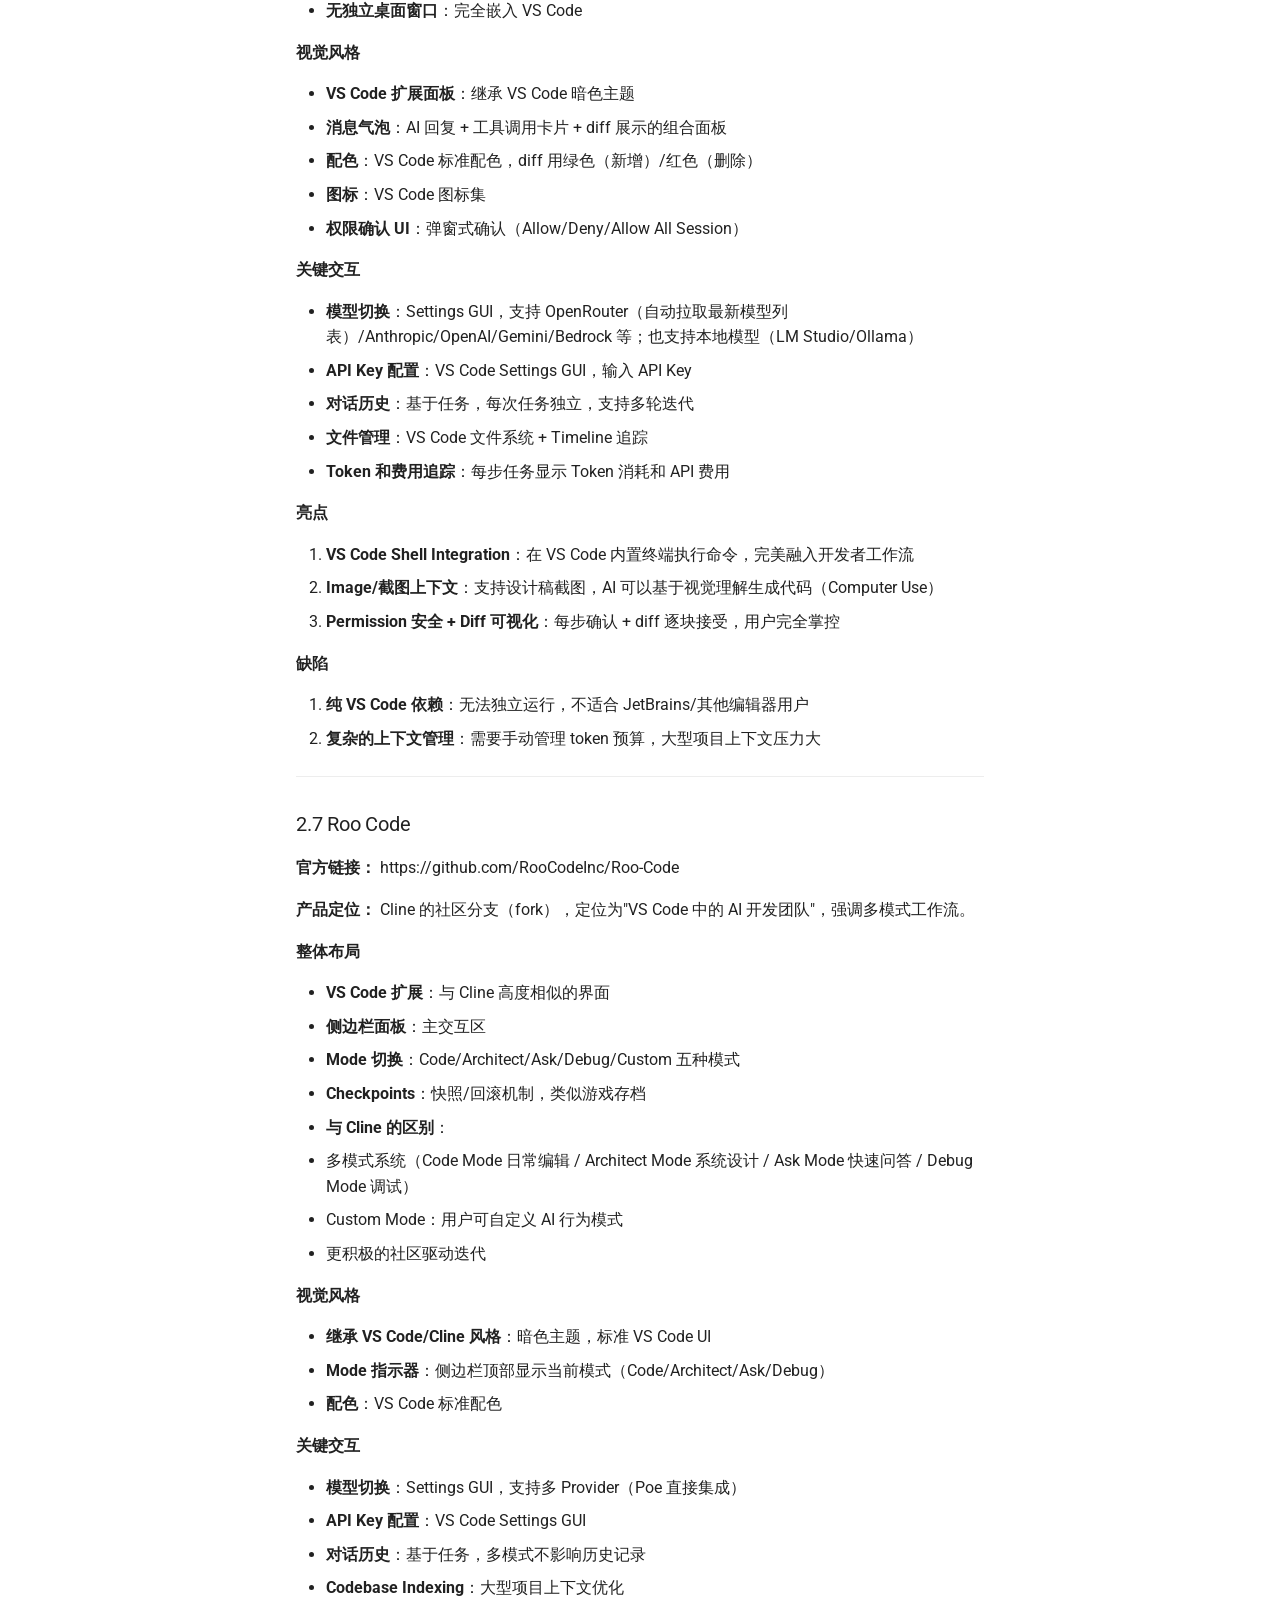
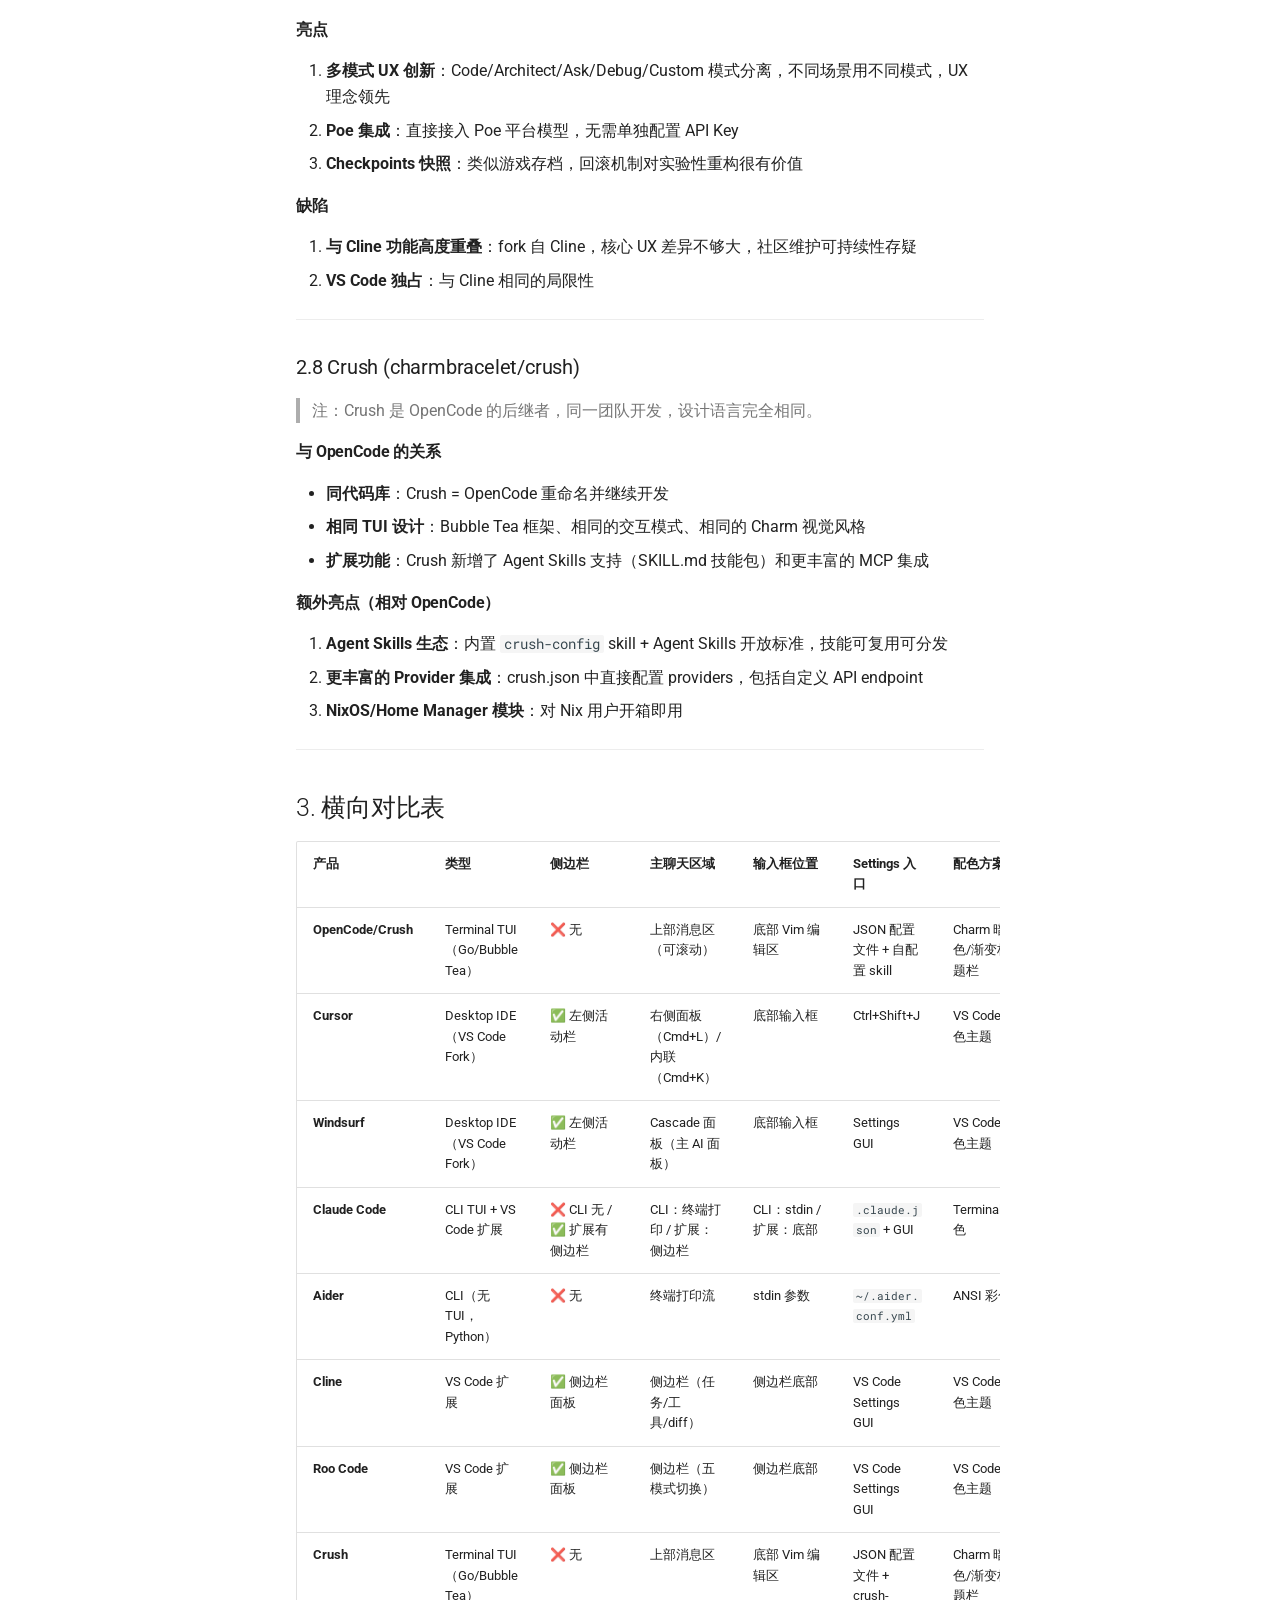
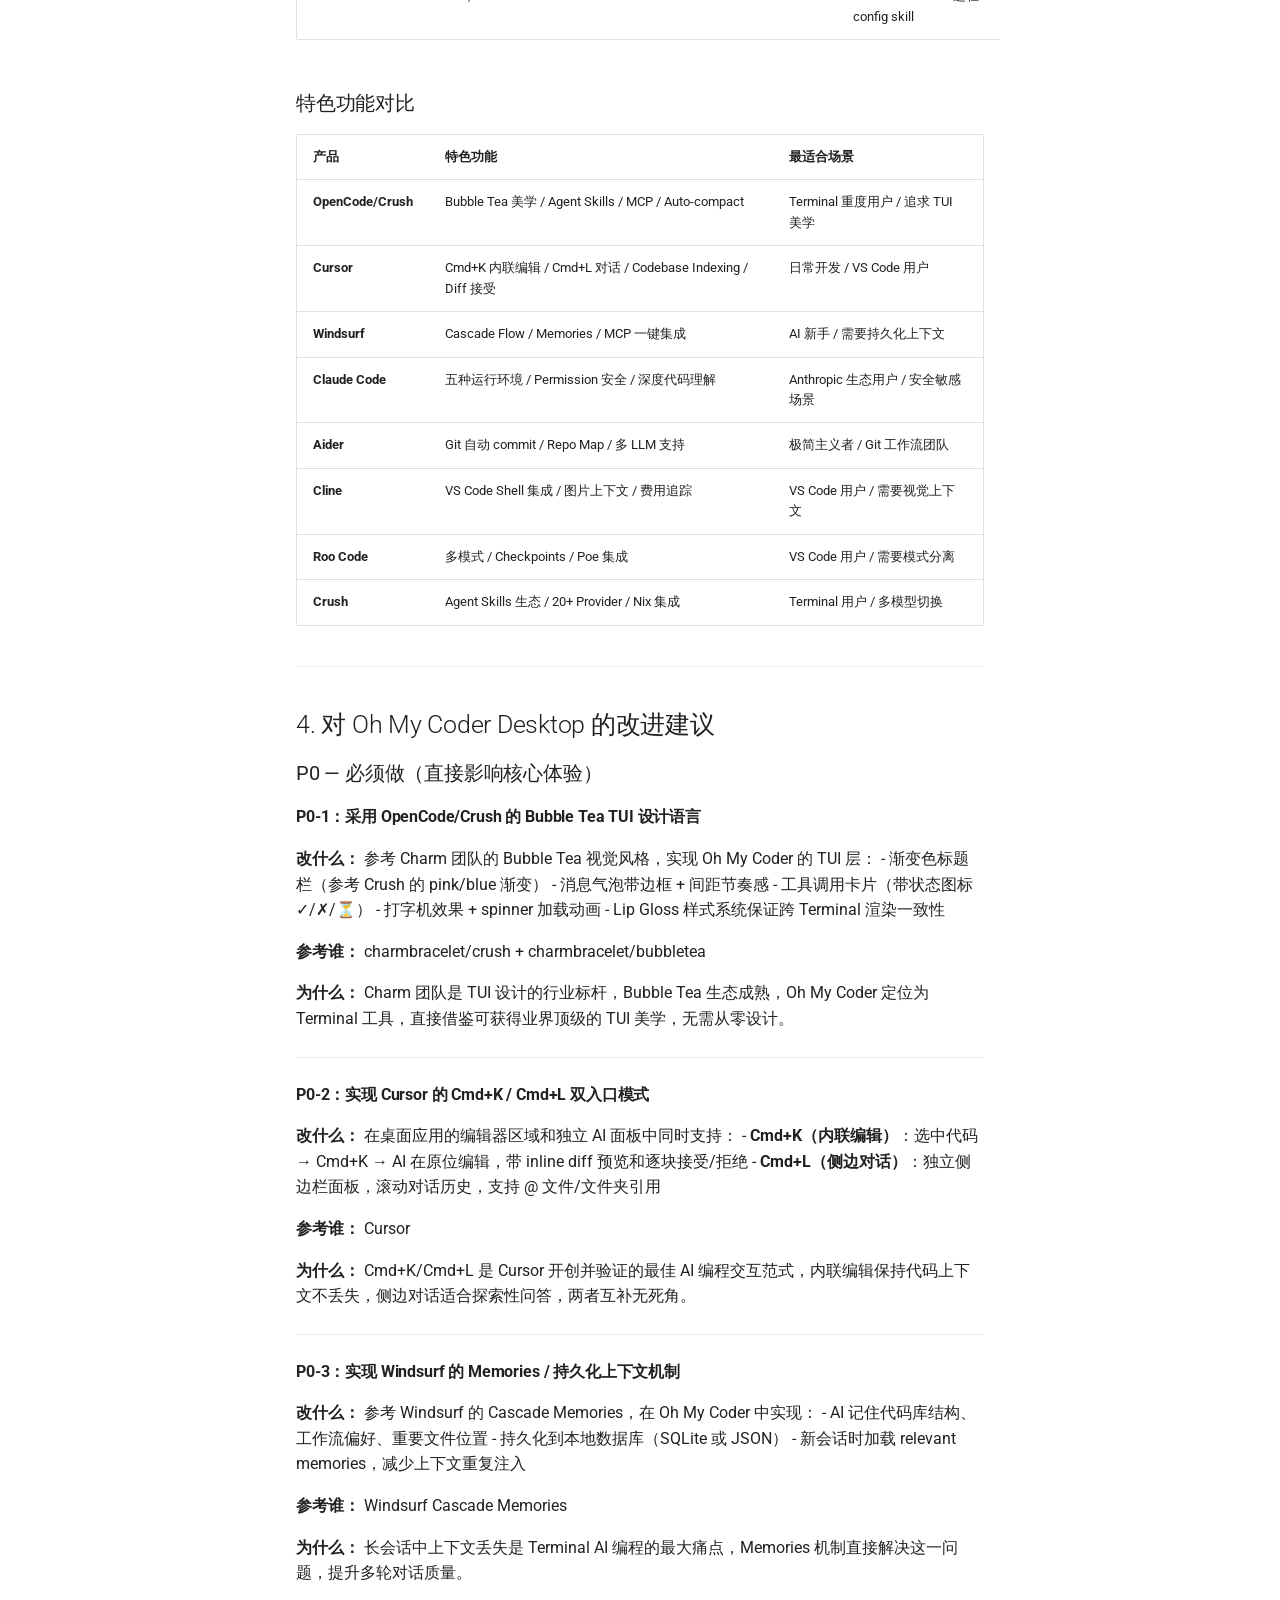
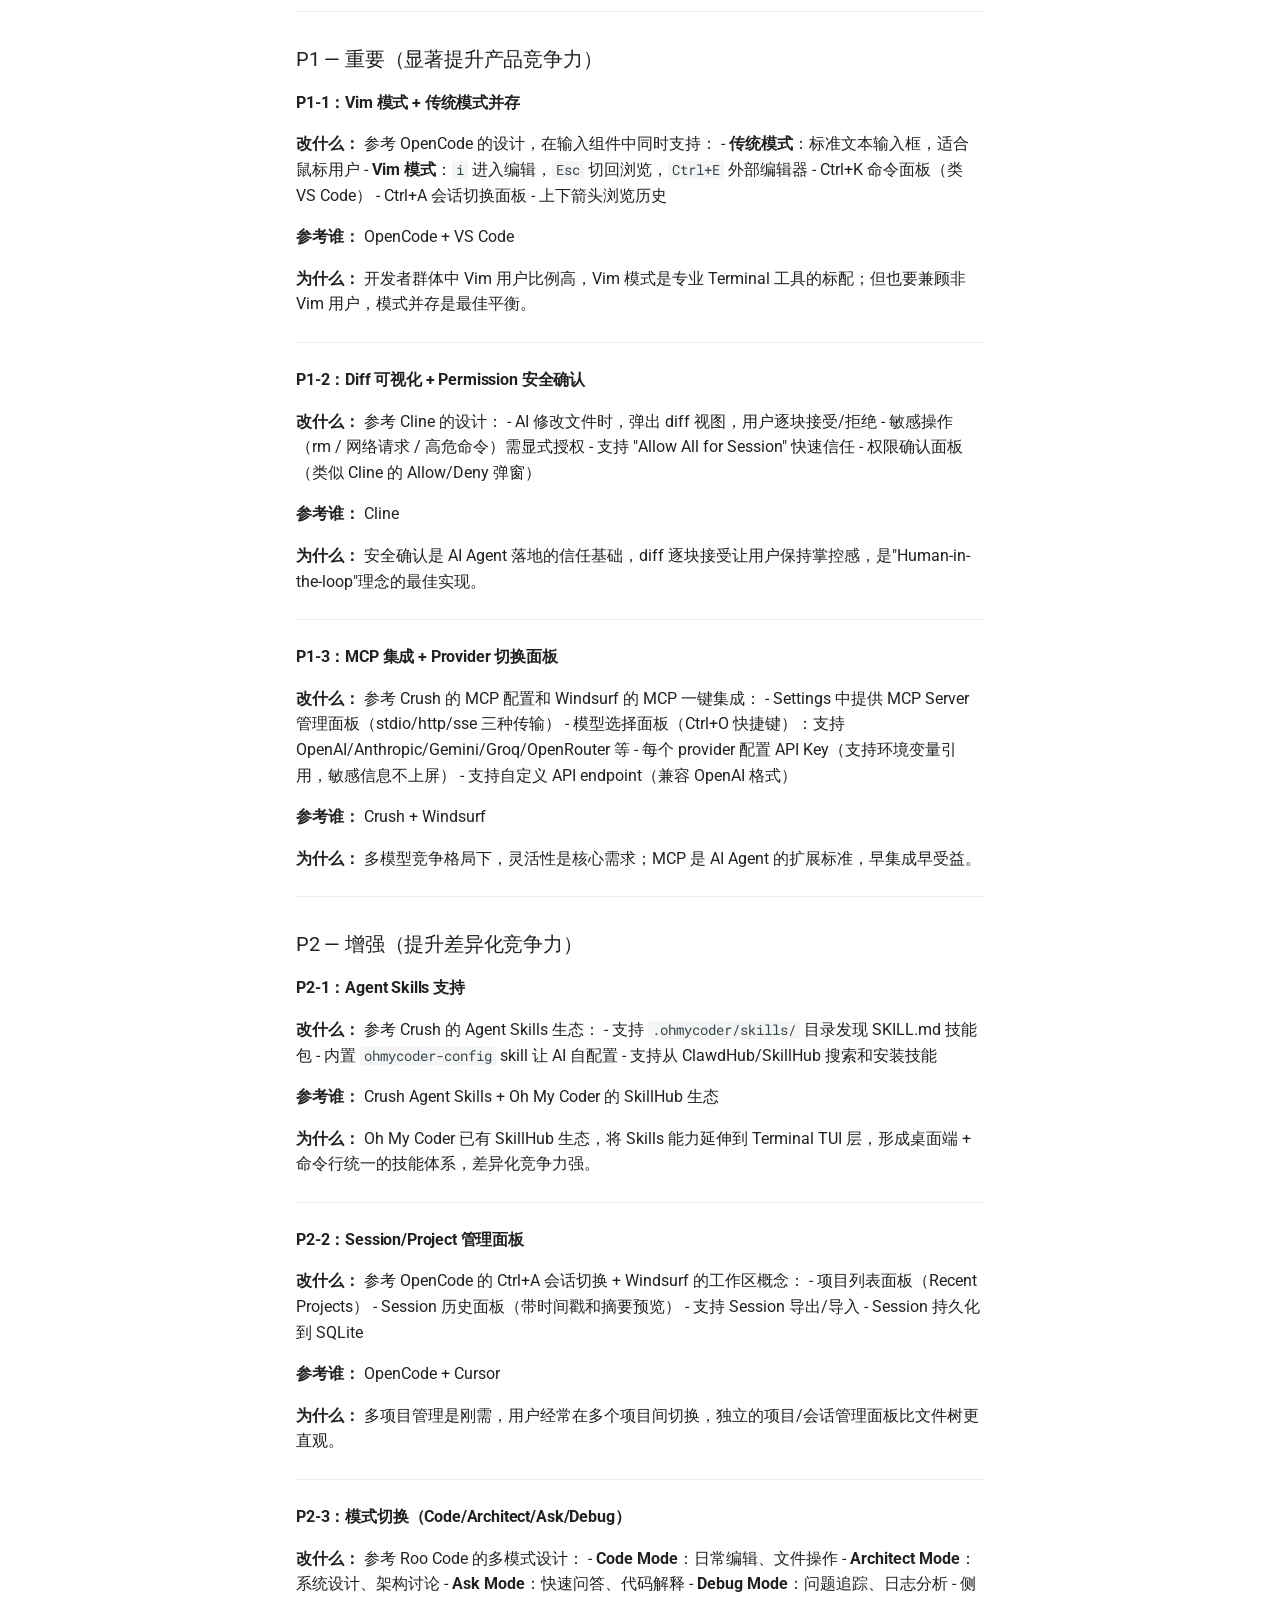
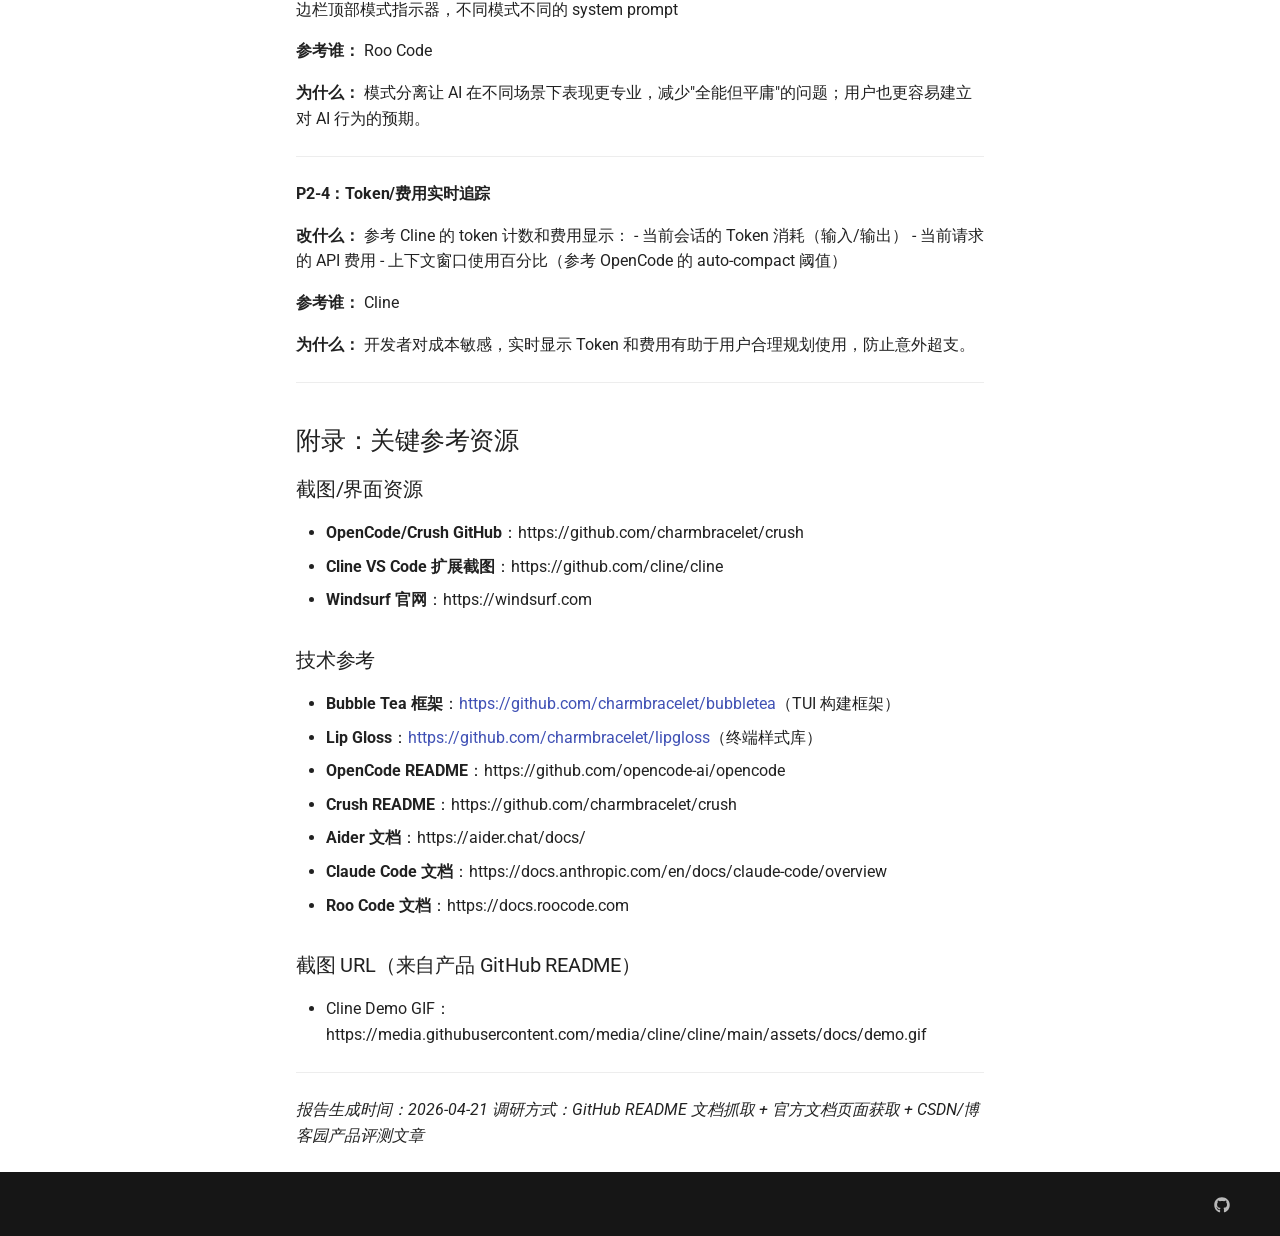
<file: research-desktop-ui-competitors/index.html>
<!doctype html>
<html lang="zh" class="no-js">
  <head>
    
      <meta charset="utf-8">
      <meta name="viewport" content="width=device-width,initial-scale=1">
      
        <meta name="description" content="🤖 多智能体 AI 编程助手，支持国内大模型，31 个专业 Agent，多 Agent 协作">
      
      
        <meta name="author" content="VOBC">
      
      
        <link rel="canonical" href="https://vobc.github.io/oh-my-coder/research-desktop-ui-competitors/">
      
      
      
      
        
      
      
      <link rel="icon" href="../assets/images/favicon.png">
      <meta name="generator" content="mkdocs-1.6.1, mkdocs-material-9.7.6">
    
    
      
        <title>AI 编程工具桌面端 / Terminal UI 设计调研报告 - Oh My Coder 文档</title>
      
    
    
      <link rel="stylesheet" href="../assets/stylesheets/main.484c7ddc.min.css">
      
        
        <link rel="stylesheet" href="../assets/stylesheets/palette.ab4e12ef.min.css">
      
      


    
    
      
    
    
      
        
        
        <link rel="preconnect" href="https://fonts.gstatic.com" crossorigin>
        <link rel="stylesheet" href="https://fonts.googleapis.com/css?family=Roboto:300,300i,400,400i,700,700i%7CRoboto+Mono:400,400i,700,700i&display=fallback">
        <style>:root{--md-text-font:"Roboto";--md-code-font:"Roboto Mono"}</style>
      
    
    
    <script>__md_scope=new URL("..",location),__md_hash=e=>[...e].reduce(((e,_)=>(e<<5)-e+_.charCodeAt(0)),0),__md_get=(e,_=localStorage,t=__md_scope)=>JSON.parse(_.getItem(t.pathname+"."+e)),__md_set=(e,_,t=localStorage,a=__md_scope)=>{try{t.setItem(a.pathname+"."+e,JSON.stringify(_))}catch(e){}}</script>
    
      
  


  
  

<script id="__analytics">function __md_analytics(){function e(){dataLayer.push(arguments)}window.dataLayer=window.dataLayer||[],e("js",new Date),e("config","G-XXXXXXXXXX"),document.addEventListener("DOMContentLoaded",(function(){document.forms.search&&document.forms.search.query.addEventListener("blur",(function(){this.value&&e("event","search",{search_term:this.value})}));document$.subscribe((function(){var t=document.forms.feedback;if(void 0!==t)for(var a of t.querySelectorAll("[type=submit]"))a.addEventListener("click",(function(a){a.preventDefault();var n=document.location.pathname,d=this.getAttribute("data-md-value");e("event","feedback",{page:n,data:d}),t.firstElementChild.disabled=!0;var r=t.querySelector(".md-feedback__note [data-md-value='"+d+"']");r&&(r.hidden=!1)})),t.hidden=!1})),location$.subscribe((function(t){e("config","G-XXXXXXXXXX",{page_path:t.pathname})}))}));var t=document.createElement("script");t.async=!0,t.src="https://www.googletagmanager.com/gtag/js?id=G-XXXXXXXXXX",document.getElementById("__analytics").insertAdjacentElement("afterEnd",t)}</script>
  
    <script>"undefined"!=typeof __md_analytics&&__md_analytics()</script>
  

    
    
  </head>
  
  
    
    
      
    
    
    
    
    <body dir="ltr" data-md-color-scheme="default" data-md-color-primary="indigo" data-md-color-accent="indigo">
  
    
    <input class="md-toggle" data-md-toggle="drawer" type="checkbox" id="__drawer" autocomplete="off">
    <input class="md-toggle" data-md-toggle="search" type="checkbox" id="__search" autocomplete="off">
    <label class="md-overlay" for="__drawer"></label>
    <div data-md-component="skip">
      
        
        <a href="#ai-terminal-ui" class="md-skip">
          跳转至
        </a>
      
    </div>
    <div data-md-component="announce">
      
    </div>
    
    
      

  

<header class="md-header md-header--shadow" data-md-component="header">
  <nav class="md-header__inner md-grid" aria-label="页眉">
    <a href=".." title="Oh My Coder 文档" class="md-header__button md-logo" aria-label="Oh My Coder 文档" data-md-component="logo">
      
  
  <svg xmlns="http://www.w3.org/2000/svg" viewBox="0 0 24 24"><path d="M12 8a3 3 0 0 0 3-3 3 3 0 0 0-3-3 3 3 0 0 0-3 3 3 3 0 0 0 3 3m0 3.54C9.64 9.35 6.5 8 3 8v11c3.5 0 6.64 1.35 9 3.54 2.36-2.19 5.5-3.54 9-3.54V8c-3.5 0-6.64 1.35-9 3.54"/></svg>

    </a>
    <label class="md-header__button md-icon" for="__drawer">
      
      <svg xmlns="http://www.w3.org/2000/svg" viewBox="0 0 24 24"><path d="M3 6h18v2H3zm0 5h18v2H3zm0 5h18v2H3z"/></svg>
    </label>
    <div class="md-header__title" data-md-component="header-title">
      <div class="md-header__ellipsis">
        <div class="md-header__topic">
          <span class="md-ellipsis">
            Oh My Coder 文档
          </span>
        </div>
        <div class="md-header__topic" data-md-component="header-topic">
          <span class="md-ellipsis">
            
              AI 编程工具桌面端 / Terminal UI 设计调研报告
            
          </span>
        </div>
      </div>
    </div>
    
      
        <form class="md-header__option" data-md-component="palette">
  
    
    
    
    <input class="md-option" data-md-color-media="(prefers-color-scheme: light)" data-md-color-scheme="default" data-md-color-primary="indigo" data-md-color-accent="indigo"  aria-label="切换到深色模式"  type="radio" name="__palette" id="__palette_0">
    
      <label class="md-header__button md-icon" title="切换到深色模式" for="__palette_1" hidden>
        <svg xmlns="http://www.w3.org/2000/svg" viewBox="0 0 24 24"><path d="M12 8a4 4 0 0 0-4 4 4 4 0 0 0 4 4 4 4 0 0 0 4-4 4 4 0 0 0-4-4m0 10a6 6 0 0 1-6-6 6 6 0 0 1 6-6 6 6 0 0 1 6 6 6 6 0 0 1-6 6m8-9.31V4h-4.69L12 .69 8.69 4H4v4.69L.69 12 4 15.31V20h4.69L12 23.31 15.31 20H20v-4.69L23.31 12z"/></svg>
      </label>
    
  
    
    
    
    <input class="md-option" data-md-color-media="(prefers-color-scheme: dark)" data-md-color-scheme="slate" data-md-color-primary="indigo" data-md-color-accent="indigo"  aria-label="切换到浅色模式"  type="radio" name="__palette" id="__palette_1">
    
      <label class="md-header__button md-icon" title="切换到浅色模式" for="__palette_0" hidden>
        <svg xmlns="http://www.w3.org/2000/svg" viewBox="0 0 24 24"><path d="M12 18c-.89 0-1.74-.2-2.5-.55C11.56 16.5 13 14.42 13 12s-1.44-4.5-3.5-5.45C10.26 6.2 11.11 6 12 6a6 6 0 0 1 6 6 6 6 0 0 1-6 6m8-9.31V4h-4.69L12 .69 8.69 4H4v4.69L.69 12 4 15.31V20h4.69L12 23.31 15.31 20H20v-4.69L23.31 12z"/></svg>
      </label>
    
  
</form>
      
    
    
      <script>var palette=__md_get("__palette");if(palette&&palette.color){if("(prefers-color-scheme)"===palette.color.media){var media=matchMedia("(prefers-color-scheme: light)"),input=document.querySelector(media.matches?"[data-md-color-media='(prefers-color-scheme: light)']":"[data-md-color-media='(prefers-color-scheme: dark)']");palette.color.media=input.getAttribute("data-md-color-media"),palette.color.scheme=input.getAttribute("data-md-color-scheme"),palette.color.primary=input.getAttribute("data-md-color-primary"),palette.color.accent=input.getAttribute("data-md-color-accent")}for(var[key,value]of Object.entries(palette.color))document.body.setAttribute("data-md-color-"+key,value)}</script>
    
    
    
      
      
        <label class="md-header__button md-icon" for="__search">
          
          <svg xmlns="http://www.w3.org/2000/svg" viewBox="0 0 24 24"><path d="M9.5 3A6.5 6.5 0 0 1 16 9.5c0 1.61-.59 3.09-1.56 4.23l.27.27h.79l5 5-1.5 1.5-5-5v-.79l-.27-.27A6.52 6.52 0 0 1 9.5 16 6.5 6.5 0 0 1 3 9.5 6.5 6.5 0 0 1 9.5 3m0 2C7 5 5 7 5 9.5S7 14 9.5 14 14 12 14 9.5 12 5 9.5 5"/></svg>
        </label>
        <div class="md-search" data-md-component="search" role="dialog">
  <label class="md-search__overlay" for="__search"></label>
  <div class="md-search__inner" role="search">
    <form class="md-search__form" name="search">
      <input type="text" class="md-search__input" name="query" aria-label="搜索" placeholder="搜索" autocapitalize="off" autocorrect="off" autocomplete="off" spellcheck="false" data-md-component="search-query" required>
      <label class="md-search__icon md-icon" for="__search">
        
        <svg xmlns="http://www.w3.org/2000/svg" viewBox="0 0 24 24"><path d="M9.5 3A6.5 6.5 0 0 1 16 9.5c0 1.61-.59 3.09-1.56 4.23l.27.27h.79l5 5-1.5 1.5-5-5v-.79l-.27-.27A6.52 6.52 0 0 1 9.5 16 6.5 6.5 0 0 1 3 9.5 6.5 6.5 0 0 1 9.5 3m0 2C7 5 5 7 5 9.5S7 14 9.5 14 14 12 14 9.5 12 5 9.5 5"/></svg>
        
        <svg xmlns="http://www.w3.org/2000/svg" viewBox="0 0 24 24"><path d="M20 11v2H8l5.5 5.5-1.42 1.42L4.16 12l7.92-7.92L13.5 5.5 8 11z"/></svg>
      </label>
      <nav class="md-search__options" aria-label="查找">
        
        <button type="reset" class="md-search__icon md-icon" title="清空当前内容" aria-label="清空当前内容" tabindex="-1">
          
          <svg xmlns="http://www.w3.org/2000/svg" viewBox="0 0 24 24"><path d="M19 6.41 17.59 5 12 10.59 6.41 5 5 6.41 10.59 12 5 17.59 6.41 19 12 13.41 17.59 19 19 17.59 13.41 12z"/></svg>
        </button>
      </nav>
      
        <div class="md-search__suggest" data-md-component="search-suggest"></div>
      
    </form>
    <div class="md-search__output">
      <div class="md-search__scrollwrap" tabindex="0" data-md-scrollfix>
        <div class="md-search-result" data-md-component="search-result">
          <div class="md-search-result__meta">
            正在初始化搜索引擎
          </div>
          <ol class="md-search-result__list" role="presentation"></ol>
        </div>
      </div>
    </div>
  </div>
</div>
      
    
    
      <div class="md-header__source">
        <a href="https://github.com/VOBC/oh-my-coder" title="前往仓库" class="md-source" data-md-component="source">
  <div class="md-source__icon md-icon">
    
    <svg xmlns="http://www.w3.org/2000/svg" viewBox="0 0 448 512"><!--! Font Awesome Free 7.1.0 by @fontawesome - https://fontawesome.com License - https://fontawesome.com/license/free (Icons: CC BY 4.0, Fonts: SIL OFL 1.1, Code: MIT License) Copyright 2025 Fonticons, Inc.--><path d="M439.6 236.1 244 40.5c-5.4-5.5-12.8-8.5-20.4-8.5s-15 3-20.4 8.4L162.5 81l51.5 51.5c27.1-9.1 52.7 16.8 43.4 43.7l49.7 49.7c34.2-11.8 61.2 31 35.5 56.7-26.5 26.5-70.2-2.9-56-37.3L240.3 199v121.9c25.3 12.5 22.3 41.8 9.1 55-6.4 6.4-15.2 10.1-24.3 10.1s-17.8-3.6-24.3-10.1c-17.6-17.6-11.1-46.9 11.2-56v-123c-20.8-8.5-24.6-30.7-18.6-45L142.6 101 8.5 235.1C3 240.6 0 247.9 0 255.5s3 15 8.5 20.4l195.6 195.7c5.4 5.4 12.7 8.4 20.4 8.4s15-3 20.4-8.4l194.7-194.7c5.4-5.4 8.4-12.8 8.4-20.4s-3-15-8.4-20.4"/></svg>
  </div>
  <div class="md-source__repository">
    VOBC/oh-my-coder
  </div>
</a>
      </div>
    
  </nav>
  
</header>
    
    <div class="md-container" data-md-component="container">
      
      
        
          
        
      
      <main class="md-main" data-md-component="main">
        <div class="md-main__inner md-grid">
          
            
              
              <div class="md-sidebar md-sidebar--primary" data-md-component="sidebar" data-md-type="navigation" >
                <div class="md-sidebar__scrollwrap">
                  <div class="md-sidebar__inner">
                    



<nav class="md-nav md-nav--primary" aria-label="导航栏" data-md-level="0">
  <label class="md-nav__title" for="__drawer">
    <a href=".." title="Oh My Coder 文档" class="md-nav__button md-logo" aria-label="Oh My Coder 文档" data-md-component="logo">
      
  
  <svg xmlns="http://www.w3.org/2000/svg" viewBox="0 0 24 24"><path d="M12 8a3 3 0 0 0 3-3 3 3 0 0 0-3-3 3 3 0 0 0-3 3 3 3 0 0 0 3 3m0 3.54C9.64 9.35 6.5 8 3 8v11c3.5 0 6.64 1.35 9 3.54 2.36-2.19 5.5-3.54 9-3.54V8c-3.5 0-6.64 1.35-9 3.54"/></svg>

    </a>
    Oh My Coder 文档
  </label>
  
    <div class="md-nav__source">
      <a href="https://github.com/VOBC/oh-my-coder" title="前往仓库" class="md-source" data-md-component="source">
  <div class="md-source__icon md-icon">
    
    <svg xmlns="http://www.w3.org/2000/svg" viewBox="0 0 448 512"><!--! Font Awesome Free 7.1.0 by @fontawesome - https://fontawesome.com License - https://fontawesome.com/license/free (Icons: CC BY 4.0, Fonts: SIL OFL 1.1, Code: MIT License) Copyright 2025 Fonticons, Inc.--><path d="M439.6 236.1 244 40.5c-5.4-5.5-12.8-8.5-20.4-8.5s-15 3-20.4 8.4L162.5 81l51.5 51.5c27.1-9.1 52.7 16.8 43.4 43.7l49.7 49.7c34.2-11.8 61.2 31 35.5 56.7-26.5 26.5-70.2-2.9-56-37.3L240.3 199v121.9c25.3 12.5 22.3 41.8 9.1 55-6.4 6.4-15.2 10.1-24.3 10.1s-17.8-3.6-24.3-10.1c-17.6-17.6-11.1-46.9 11.2-56v-123c-20.8-8.5-24.6-30.7-18.6-45L142.6 101 8.5 235.1C3 240.6 0 247.9 0 255.5s3 15 8.5 20.4l195.6 195.7c5.4 5.4 12.7 8.4 20.4 8.4s15-3 20.4-8.4l194.7-194.7c5.4-5.4 8.4-12.8 8.4-20.4s-3-15-8.4-20.4"/></svg>
  </div>
  <div class="md-source__repository">
    VOBC/oh-my-coder
  </div>
</a>
    </div>
  
  <ul class="md-nav__list" data-md-scrollfix>
    
      
      
  
  
  
  
    <li class="md-nav__item">
      <a href=".." class="md-nav__link">
        
  
  
  <span class="md-ellipsis">
    
  
    Home
  

    
  </span>
  
  

      </a>
    </li>
  

    
      
      
  
  
  
  
    
    
    
    
      
        
        
      
    
    
    <li class="md-nav__item md-nav__item--section md-nav__item--nested">
      
        
        
          
        
        <input class="md-nav__toggle md-toggle md-toggle--indeterminate" type="checkbox" id="__nav_2" >
        
          
          <label class="md-nav__link" for="__nav_2" id="__nav_2_label" tabindex="">
            
  
  
  <span class="md-ellipsis">
    
  
    Guide
  

    
  </span>
  
  

            <span class="md-nav__icon md-icon"></span>
          </label>
        
        <nav class="md-nav" data-md-level="1" aria-labelledby="__nav_2_label" aria-expanded="false">
          <label class="md-nav__title" for="__nav_2">
            <span class="md-nav__icon md-icon"></span>
            
  
    Guide
  

          </label>
          <ul class="md-nav__list" data-md-scrollfix>
            
              
                
  
  
  
  
    <li class="md-nav__item">
      <a href="../guide/install/" class="md-nav__link">
        
  
  
  <span class="md-ellipsis">
    
  
    安装指南
  

    
  </span>
  
  

      </a>
    </li>
  

              
            
              
                
  
  
  
  
    <li class="md-nav__item">
      <a href="../guide/quick-start/" class="md-nav__link">
        
  
  
  <span class="md-ellipsis">
    
  
    快速开始详细指南
  

    
  </span>
  
  

      </a>
    </li>
  

              
            
              
                
  
  
  
  
    <li class="md-nav__item">
      <a href="../guide/models/" class="md-nav__link">
        
  
  
  <span class="md-ellipsis">
    
  
    模型配置
  

    
  </span>
  
  

      </a>
    </li>
  

              
            
              
                
  
  
  
  
    <li class="md-nav__item">
      <a href="../guide/free-models/" class="md-nav__link">
        
  
  
  <span class="md-ellipsis">
    
  
    免费模型推荐
  

    
  </span>
  
  

      </a>
    </li>
  

              
            
              
                
  
  
  
  
    <li class="md-nav__item">
      <a href="../guide/agents/" class="md-nav__link">
        
  
  
  <span class="md-ellipsis">
    
  
    Agent 系统
  

    
  </span>
  
  

      </a>
    </li>
  

              
            
              
                
  
  
  
  
    <li class="md-nav__item">
      <a href="../guide/workflows/" class="md-nav__link">
        
  
  
  <span class="md-ellipsis">
    
  
    工作流
  

    
  </span>
  
  

      </a>
    </li>
  

              
            
              
                
  
  
  
  
    <li class="md-nav__item">
      <a href="../guide/memory-system/" class="md-nav__link">
        
  
  
  <span class="md-ellipsis">
    
  
    分层记忆系统
  

    
  </span>
  
  

      </a>
    </li>
  

              
            
              
                
  
  
  
  
    <li class="md-nav__item">
      <a href="../guide/checkpoint/" class="md-nav__link">
        
  
  
  <span class="md-ellipsis">
    
  
    Checkpoint &amp; Rollback
  

    
  </span>
  
  

      </a>
    </li>
  

              
            
              
                
  
  
  
  
    <li class="md-nav__item">
      <a href="../guide/auto-skill/" class="md-nav__link">
        
  
  
  <span class="md-ellipsis">
    
  
    自动生成 Skills
  

    
  </span>
  
  

      </a>
    </li>
  

              
            
          </ul>
        </nav>
      
    </li>
  

    
      
      
  
  
  
  
    
    
    
    
      
        
        
      
    
    
    <li class="md-nav__item md-nav__item--section md-nav__item--nested">
      
        
        
          
        
        <input class="md-nav__toggle md-toggle md-toggle--indeterminate" type="checkbox" id="__nav_3" >
        
          
          <label class="md-nav__link" for="__nav_3" id="__nav_3_label" tabindex="">
            
  
  
  <span class="md-ellipsis">
    
  
    API
  

    
  </span>
  
  

            <span class="md-nav__icon md-icon"></span>
          </label>
        
        <nav class="md-nav" data-md-level="1" aria-labelledby="__nav_3_label" aria-expanded="false">
          <label class="md-nav__title" for="__nav_3">
            <span class="md-nav__icon md-icon"></span>
            
  
    API
  

          </label>
          <ul class="md-nav__list" data-md-scrollfix>
            
              
                
  
  
  
  
    <li class="md-nav__item">
      <a href="../api/cli/" class="md-nav__link">
        
  
  
  <span class="md-ellipsis">
    
  
    CLI 命令参考
  

    
  </span>
  
  

      </a>
    </li>
  

              
            
              
                
  
  
  
  
    <li class="md-nav__item">
      <a href="../api/http-api/" class="md-nav__link">
        
  
  
  <span class="md-ellipsis">
    
  
    HTTP API
  

    
  </span>
  
  

      </a>
    </li>
  

              
            
          </ul>
        </nav>
      
    </li>
  

    
      
      
  
  
  
  
    
    
    
    
      
        
        
      
    
    
    <li class="md-nav__item md-nav__item--section md-nav__item--nested">
      
        
        
          
        
        <input class="md-nav__toggle md-toggle md-toggle--indeterminate" type="checkbox" id="__nav_4" >
        
          
          <label class="md-nav__link" for="__nav_4" id="__nav_4_label" tabindex="">
            
  
  
  <span class="md-ellipsis">
    
  
    Features
  

    
  </span>
  
  

            <span class="md-nav__icon md-icon"></span>
          </label>
        
        <nav class="md-nav" data-md-level="1" aria-labelledby="__nav_4_label" aria-expanded="false">
          <label class="md-nav__title" for="__nav_4">
            <span class="md-nav__icon md-icon"></span>
            
  
    Features
  

          </label>
          <ul class="md-nav__list" data-md-scrollfix>
            
              
                
  
  
  
  
    <li class="md-nav__item">
      <a href="../features/capability-pack/" class="md-nav__link">
        
  
  
  <span class="md-ellipsis">
    
  
    能力包（Capability Pack）
  

    
  </span>
  
  

      </a>
    </li>
  

              
            
              
                
  
  
  
  
    <li class="md-nav__item">
      <a href="../features/checkpoint/" class="md-nav__link">
        
  
  
  <span class="md-ellipsis">
    
  
    检查点（Checkpoint）
  

    
  </span>
  
  

      </a>
    </li>
  

              
            
              
                
  
  
  
  
    <li class="md-nav__item">
      <a href="../features/mcp-server/" class="md-nav__link">
        
  
  
  <span class="md-ellipsis">
    
  
    MCP Server
  

    
  </span>
  
  

      </a>
    </li>
  

              
            
          </ul>
        </nav>
      
    </li>
  

    
      
      
  
  
  
  
    
    
    
    
      
        
        
      
    
    
    <li class="md-nav__item md-nav__item--section md-nav__item--nested">
      
        
        
          
        
        <input class="md-nav__toggle md-toggle md-toggle--indeterminate" type="checkbox" id="__nav_5" >
        
          
          <label class="md-nav__link" for="__nav_5" id="__nav_5_label" tabindex="">
            
  
  
  <span class="md-ellipsis">
    
  
    中文
  

    
  </span>
  
  

            <span class="md-nav__icon md-icon"></span>
          </label>
        
        <nav class="md-nav" data-md-level="1" aria-labelledby="__nav_5_label" aria-expanded="false">
          <label class="md-nav__title" for="__nav_5">
            <span class="md-nav__icon md-icon"></span>
            
  
    中文
  

          </label>
          <ul class="md-nav__list" data-md-scrollfix>
            
              
                
  
  
  
  
    <li class="md-nav__item">
      <a href="../zh/" class="md-nav__link">
        
  
  
  <span class="md-ellipsis">
    
  
    首页
  

    
  </span>
  
  

      </a>
    </li>
  

              
            
              
                
  
  
  
  
    <li class="md-nav__item">
      <a href="../zh/getting-started/" class="md-nav__link">
        
  
  
  <span class="md-ellipsis">
    
  
    快速开始
  

    
  </span>
  
  

      </a>
    </li>
  

              
            
              
                
  
  
  
  
    <li class="md-nav__item">
      <a href="../zh/tutorials/" class="md-nav__link">
        
  
  
  <span class="md-ellipsis">
    
  
    教程
  

    
  </span>
  
  

      </a>
    </li>
  

              
            
              
                
  
  
  
  
    <li class="md-nav__item">
      <a href="../zh/guide/install/" class="md-nav__link">
        
  
  
  <span class="md-ellipsis">
    
  
    安装指南
  

    
  </span>
  
  

      </a>
    </li>
  

              
            
              
                
  
  
  
  
    <li class="md-nav__item">
      <a href="../zh/guide/quick-start/" class="md-nav__link">
        
  
  
  <span class="md-ellipsis">
    
  
    快速开始详细
  

    
  </span>
  
  

      </a>
    </li>
  

              
            
              
                
  
  
  
  
    <li class="md-nav__item">
      <a href="../zh/guide/models/" class="md-nav__link">
        
  
  
  <span class="md-ellipsis">
    
  
    模型配置
  

    
  </span>
  
  

      </a>
    </li>
  

              
            
              
                
  
  
  
  
    <li class="md-nav__item">
      <a href="../zh/guide/model-config/" class="md-nav__link">
        
  
  
  <span class="md-ellipsis">
    
  
    模型详细配置
  

    
  </span>
  
  

      </a>
    </li>
  

              
            
              
                
  
  
  
  
    <li class="md-nav__item">
      <a href="../zh/guide/agents/" class="md-nav__link">
        
  
  
  <span class="md-ellipsis">
    
  
    Agent 介绍
  

    
  </span>
  
  

      </a>
    </li>
  

              
            
              
                
  
  
  
  
    <li class="md-nav__item">
      <a href="../zh/guide/workflows/" class="md-nav__link">
        
  
  
  <span class="md-ellipsis">
    
  
    工作流说明
  

    
  </span>
  
  

      </a>
    </li>
  

              
            
              
                
  
  
  
  
    <li class="md-nav__item">
      <a href="../zh/guide/deployment/" class="md-nav__link">
        
  
  
  <span class="md-ellipsis">
    
  
    部署说明
  

    
  </span>
  
  

      </a>
    </li>
  

              
            
              
                
  
  
  
  
    <li class="md-nav__item">
      <a href="../zh/guide/comparison/" class="md-nav__link">
        
  
  
  <span class="md-ellipsis">
    
  
    竞品对比
  

    
  </span>
  
  

      </a>
    </li>
  

              
            
              
                
  
  
  
  
    <li class="md-nav__item">
      <a href="../zh/FAQ/" class="md-nav__link">
        
  
  
  <span class="md-ellipsis">
    
  
    常见问题
  

    
  </span>
  
  

      </a>
    </li>
  

              
            
              
                
  
  
  
  
    
    
    
    
      
    
    
    <li class="md-nav__item md-nav__item--nested">
      
        
        
          
        
        <input class="md-nav__toggle md-toggle md-toggle--indeterminate" type="checkbox" id="__nav_5_13" >
        
          
          <label class="md-nav__link" for="__nav_5_13" id="__nav_5_13_label" tabindex="0">
            
  
  
  <span class="md-ellipsis">
    
  
    功能特性
  

    
  </span>
  
  

            <span class="md-nav__icon md-icon"></span>
          </label>
        
        <nav class="md-nav" data-md-level="2" aria-labelledby="__nav_5_13_label" aria-expanded="false">
          <label class="md-nav__title" for="__nav_5_13">
            <span class="md-nav__icon md-icon"></span>
            
  
    功能特性
  

          </label>
          <ul class="md-nav__list" data-md-scrollfix>
            
              
                
  
  
  
  
    <li class="md-nav__item">
      <a href="../zh/features/active-learning/" class="md-nav__link">
        
  
  
  <span class="md-ellipsis">
    
  
    🧠 主动学习模块
  

    
  </span>
  
  

      </a>
    </li>
  

              
            
              
                
  
  
  
  
    <li class="md-nav__item">
      <a href="../zh/features/capability-pack/" class="md-nav__link">
        
  
  
  <span class="md-ellipsis">
    
  
    能力包（Capability Pack）
  

    
  </span>
  
  

      </a>
    </li>
  

              
            
              
                
  
  
  
  
    <li class="md-nav__item">
      <a href="../zh/features/checkpoint/" class="md-nav__link">
        
  
  
  <span class="md-ellipsis">
    
  
    检查点（Checkpoint）
  

    
  </span>
  
  

      </a>
    </li>
  

              
            
              
                
  
  
  
  
    <li class="md-nav__item">
      <a href="../zh/features/gep-protocol/" class="md-nav__link">
        
  
  
  <span class="md-ellipsis">
    
  
    🧬 GEP 协议支持 (WIP)
  

    
  </span>
  
  

      </a>
    </li>
  

              
            
              
                
  
  
  
  
    <li class="md-nav__item">
      <a href="../zh/features/mcp-server/" class="md-nav__link">
        
  
  
  <span class="md-ellipsis">
    
  
    MCP Server
  

    
  </span>
  
  

      </a>
    </li>
  

              
            
              
                
  
  
  
  
    <li class="md-nav__item">
      <a href="../zh/features/quest-mode/" class="md-nav__link">
        
  
  
  <span class="md-ellipsis">
    
  
    🧙 Quest Mode（异步自主编程）
  

    
  </span>
  
  

      </a>
    </li>
  

              
            
          </ul>
        </nav>
      
    </li>
  

              
            
              
                
  
  
  
  
    
    
    
    
      
    
    
    <li class="md-nav__item md-nav__item--nested">
      
        
        
          
        
        <input class="md-nav__toggle md-toggle md-toggle--indeterminate" type="checkbox" id="__nav_5_14" >
        
          
          <label class="md-nav__link" for="__nav_5_14" id="__nav_5_14_label" tabindex="0">
            
  
  
  <span class="md-ellipsis">
    
  
    开发文档
  

    
  </span>
  
  

            <span class="md-nav__icon md-icon"></span>
          </label>
        
        <nav class="md-nav" data-md-level="2" aria-labelledby="__nav_5_14_label" aria-expanded="false">
          <label class="md-nav__title" for="__nav_5_14">
            <span class="md-nav__icon md-icon"></span>
            
  
    开发文档
  

          </label>
          <ul class="md-nav__list" data-md-scrollfix>
            
              
                
  
  
  
  
    <li class="md-nav__item">
      <a href="../zh/dev/architecture/" class="md-nav__link">
        
  
  
  <span class="md-ellipsis">
    
  
    Oh My Coder 架构设计
  

    
  </span>
  
  

      </a>
    </li>
  

              
            
              
                
  
  
  
  
    <li class="md-nav__item">
      <a href="../zh/dev/development-report/" class="md-nav__link">
        
  
  
  <span class="md-ellipsis">
    
  
    中长期功能开发报告
  

    
  </span>
  
  

      </a>
    </li>
  

              
            
              
                
  
  
  
  
    <li class="md-nav__item">
      <a href="../zh/dev/progress/" class="md-nav__link">
        
  
  
  <span class="md-ellipsis">
    
  
    📊 开发进度
  

    
  </span>
  
  

      </a>
    </li>
  

              
            
              
                
  
  
  
  
    <li class="md-nav__item">
      <a href="../zh/dev/task-tracking/" class="md-nav__link">
        
  
  
  <span class="md-ellipsis">
    
  
    代可行 - 开发任务文档
  

    
  </span>
  
  

      </a>
    </li>
  

              
            
              
                
  
  
  
  
    <li class="md-nav__item">
      <a href="../zh/dev/testing/" class="md-nav__link">
        
  
  
  <span class="md-ellipsis">
    
  
    🧪 测试
  

    
  </span>
  
  

      </a>
    </li>
  

              
            
          </ul>
        </nav>
      
    </li>
  

              
            
              
                
  
  
  
  
    
    
    
    
      
    
    
    <li class="md-nav__item md-nav__item--nested">
      
        
        
          
        
        <input class="md-nav__toggle md-toggle md-toggle--indeterminate" type="checkbox" id="__nav_5_15" >
        
          
          <label class="md-nav__link" for="__nav_5_15" id="__nav_5_15_label" tabindex="0">
            
  
  
  <span class="md-ellipsis">
    
  
    安全文档
  

    
  </span>
  
  

            <span class="md-nav__icon md-icon"></span>
          </label>
        
        <nav class="md-nav" data-md-level="2" aria-labelledby="__nav_5_15_label" aria-expanded="false">
          <label class="md-nav__title" for="__nav_5_15">
            <span class="md-nav__icon md-icon"></span>
            
  
    安全文档
  

          </label>
          <ul class="md-nav__list" data-md-scrollfix>
            
              
                
  
  
  
  
    <li class="md-nav__item">
      <a href="../zh/security/CODEQL_SOLUTIONS/" class="md-nav__link">
        
  
  
  <span class="md-ellipsis">
    
  
    CodeQL 解决方案库
  

    
  </span>
  
  

      </a>
    </li>
  

              
            
              
                
  
  
  
  
    <li class="md-nav__item">
      <a href="../zh/security/coding-guide/" class="md-nav__link">
        
  
  
  <span class="md-ellipsis">
    
  
    安全编码规范
  

    
  </span>
  
  

      </a>
    </li>
  

              
            
              
                
  
  
  
  
    <li class="md-nav__item">
      <a href="../zh/security/security-whackamole-investigation/" class="md-nav__link">
        
  
  
  <span class="md-ellipsis">
    
  
    GitHub Security "打地鼠" 问题深度调查报告
  

    
  </span>
  
  

      </a>
    </li>
  

              
            
              
                
  
  
  
  
    <li class="md-nav__item">
      <a href="../zh/security/user-guide/" class="md-nav__link">
        
  
  
  <span class="md-ellipsis">
    
  
    安全指南 - API密钥管理
  

    
  </span>
  
  

      </a>
    </li>
  

              
            
          </ul>
        </nav>
      
    </li>
  

              
            
          </ul>
        </nav>
      
    </li>
  

    
  </ul>
</nav>
                  </div>
                </div>
              </div>
            
            
              
              <div class="md-sidebar md-sidebar--secondary" data-md-component="sidebar" data-md-type="toc" >
                <div class="md-sidebar__scrollwrap">
                  <div class="md-sidebar__inner">
                    

<nav class="md-nav md-nav--secondary" aria-label="目录">
  
  
  
    
  
  
    <label class="md-nav__title" for="__toc">
      <span class="md-nav__icon md-icon"></span>
      目录
    </label>
    <ul class="md-nav__list" data-md-component="toc" data-md-scrollfix>
      
        <li class="md-nav__item">
  <a href="#1-executive-summary" class="md-nav__link">
    <span class="md-ellipsis">
      
        1. Executive Summary
      
    </span>
  </a>
  
</li>
      
        <li class="md-nav__item">
  <a href="#2" class="md-nav__link">
    <span class="md-ellipsis">
      
        2. 逐产品详细分析
      
    </span>
  </a>
  
    <nav class="md-nav" aria-label="2. 逐产品详细分析">
      <ul class="md-nav__list">
        
          <li class="md-nav__item">
  <a href="#21-opencode-anomalyco-charmbraceletcrush" class="md-nav__link">
    <span class="md-ellipsis">
      
        2.1 OpenCode (anomalyco → charmbracelet/crush)
      
    </span>
  </a>
  
    <nav class="md-nav" aria-label="2.1 OpenCode (anomalyco → charmbracelet/crush)">
      <ul class="md-nav__list">
        
          <li class="md-nav__item">
  <a href="#_1" class="md-nav__link">
    <span class="md-ellipsis">
      
        整体布局
      
    </span>
  </a>
  
</li>
        
          <li class="md-nav__item">
  <a href="#_2" class="md-nav__link">
    <span class="md-ellipsis">
      
        视觉风格
      
    </span>
  </a>
  
</li>
        
          <li class="md-nav__item">
  <a href="#_3" class="md-nav__link">
    <span class="md-ellipsis">
      
        关键交互
      
    </span>
  </a>
  
</li>
        
          <li class="md-nav__item">
  <a href="#_4" class="md-nav__link">
    <span class="md-ellipsis">
      
        桌面端特有
      
    </span>
  </a>
  
</li>
        
          <li class="md-nav__item">
  <a href="#_5" class="md-nav__link">
    <span class="md-ellipsis">
      
        亮点
      
    </span>
  </a>
  
</li>
        
          <li class="md-nav__item">
  <a href="#_6" class="md-nav__link">
    <span class="md-ellipsis">
      
        缺陷
      
    </span>
  </a>
  
</li>
        
      </ul>
    </nav>
  
</li>
        
          <li class="md-nav__item">
  <a href="#22-cursor" class="md-nav__link">
    <span class="md-ellipsis">
      
        2.2 Cursor
      
    </span>
  </a>
  
    <nav class="md-nav" aria-label="2.2 Cursor">
      <ul class="md-nav__list">
        
          <li class="md-nav__item">
  <a href="#_7" class="md-nav__link">
    <span class="md-ellipsis">
      
        整体布局
      
    </span>
  </a>
  
</li>
        
          <li class="md-nav__item">
  <a href="#_8" class="md-nav__link">
    <span class="md-ellipsis">
      
        视觉风格
      
    </span>
  </a>
  
</li>
        
          <li class="md-nav__item">
  <a href="#_9" class="md-nav__link">
    <span class="md-ellipsis">
      
        关键交互
      
    </span>
  </a>
  
</li>
        
          <li class="md-nav__item">
  <a href="#_10" class="md-nav__link">
    <span class="md-ellipsis">
      
        桌面端特有
      
    </span>
  </a>
  
</li>
        
          <li class="md-nav__item">
  <a href="#_11" class="md-nav__link">
    <span class="md-ellipsis">
      
        亮点
      
    </span>
  </a>
  
</li>
        
          <li class="md-nav__item">
  <a href="#_12" class="md-nav__link">
    <span class="md-ellipsis">
      
        缺陷
      
    </span>
  </a>
  
</li>
        
      </ul>
    </nav>
  
</li>
        
          <li class="md-nav__item">
  <a href="#23-windsurf" class="md-nav__link">
    <span class="md-ellipsis">
      
        2.3 Windsurf
      
    </span>
  </a>
  
    <nav class="md-nav" aria-label="2.3 Windsurf">
      <ul class="md-nav__list">
        
          <li class="md-nav__item">
  <a href="#_13" class="md-nav__link">
    <span class="md-ellipsis">
      
        整体布局
      
    </span>
  </a>
  
</li>
        
          <li class="md-nav__item">
  <a href="#_14" class="md-nav__link">
    <span class="md-ellipsis">
      
        视觉风格
      
    </span>
  </a>
  
</li>
        
          <li class="md-nav__item">
  <a href="#_15" class="md-nav__link">
    <span class="md-ellipsis">
      
        关键交互
      
    </span>
  </a>
  
</li>
        
          <li class="md-nav__item">
  <a href="#_16" class="md-nav__link">
    <span class="md-ellipsis">
      
        亮点
      
    </span>
  </a>
  
</li>
        
          <li class="md-nav__item">
  <a href="#_17" class="md-nav__link">
    <span class="md-ellipsis">
      
        缺陷
      
    </span>
  </a>
  
</li>
        
      </ul>
    </nav>
  
</li>
        
          <li class="md-nav__item">
  <a href="#24-claude-code" class="md-nav__link">
    <span class="md-ellipsis">
      
        2.4 Claude Code
      
    </span>
  </a>
  
    <nav class="md-nav" aria-label="2.4 Claude Code">
      <ul class="md-nav__list">
        
          <li class="md-nav__item">
  <a href="#_18" class="md-nav__link">
    <span class="md-ellipsis">
      
        整体布局
      
    </span>
  </a>
  
</li>
        
          <li class="md-nav__item">
  <a href="#_19" class="md-nav__link">
    <span class="md-ellipsis">
      
        视觉风格
      
    </span>
  </a>
  
</li>
        
          <li class="md-nav__item">
  <a href="#_20" class="md-nav__link">
    <span class="md-ellipsis">
      
        关键交互
      
    </span>
  </a>
  
</li>
        
          <li class="md-nav__item">
  <a href="#_21" class="md-nav__link">
    <span class="md-ellipsis">
      
        亮点
      
    </span>
  </a>
  
</li>
        
          <li class="md-nav__item">
  <a href="#_22" class="md-nav__link">
    <span class="md-ellipsis">
      
        缺陷
      
    </span>
  </a>
  
</li>
        
      </ul>
    </nav>
  
</li>
        
          <li class="md-nav__item">
  <a href="#25-aider" class="md-nav__link">
    <span class="md-ellipsis">
      
        2.5 Aider
      
    </span>
  </a>
  
    <nav class="md-nav" aria-label="2.5 Aider">
      <ul class="md-nav__list">
        
          <li class="md-nav__item">
  <a href="#_23" class="md-nav__link">
    <span class="md-ellipsis">
      
        整体布局
      
    </span>
  </a>
  
</li>
        
          <li class="md-nav__item">
  <a href="#_24" class="md-nav__link">
    <span class="md-ellipsis">
      
        视觉风格
      
    </span>
  </a>
  
</li>
        
          <li class="md-nav__item">
  <a href="#_25" class="md-nav__link">
    <span class="md-ellipsis">
      
        关键交互
      
    </span>
  </a>
  
</li>
        
          <li class="md-nav__item">
  <a href="#_26" class="md-nav__link">
    <span class="md-ellipsis">
      
        亮点
      
    </span>
  </a>
  
</li>
        
          <li class="md-nav__item">
  <a href="#_27" class="md-nav__link">
    <span class="md-ellipsis">
      
        缺陷
      
    </span>
  </a>
  
</li>
        
      </ul>
    </nav>
  
</li>
        
          <li class="md-nav__item">
  <a href="#26-cline" class="md-nav__link">
    <span class="md-ellipsis">
      
        2.6 Cline
      
    </span>
  </a>
  
    <nav class="md-nav" aria-label="2.6 Cline">
      <ul class="md-nav__list">
        
          <li class="md-nav__item">
  <a href="#_28" class="md-nav__link">
    <span class="md-ellipsis">
      
        整体布局
      
    </span>
  </a>
  
</li>
        
          <li class="md-nav__item">
  <a href="#_29" class="md-nav__link">
    <span class="md-ellipsis">
      
        视觉风格
      
    </span>
  </a>
  
</li>
        
          <li class="md-nav__item">
  <a href="#_30" class="md-nav__link">
    <span class="md-ellipsis">
      
        关键交互
      
    </span>
  </a>
  
</li>
        
          <li class="md-nav__item">
  <a href="#_31" class="md-nav__link">
    <span class="md-ellipsis">
      
        亮点
      
    </span>
  </a>
  
</li>
        
          <li class="md-nav__item">
  <a href="#_32" class="md-nav__link">
    <span class="md-ellipsis">
      
        缺陷
      
    </span>
  </a>
  
</li>
        
      </ul>
    </nav>
  
</li>
        
          <li class="md-nav__item">
  <a href="#27-roo-code" class="md-nav__link">
    <span class="md-ellipsis">
      
        2.7 Roo Code
      
    </span>
  </a>
  
    <nav class="md-nav" aria-label="2.7 Roo Code">
      <ul class="md-nav__list">
        
          <li class="md-nav__item">
  <a href="#_33" class="md-nav__link">
    <span class="md-ellipsis">
      
        整体布局
      
    </span>
  </a>
  
</li>
        
          <li class="md-nav__item">
  <a href="#_34" class="md-nav__link">
    <span class="md-ellipsis">
      
        视觉风格
      
    </span>
  </a>
  
</li>
        
          <li class="md-nav__item">
  <a href="#_35" class="md-nav__link">
    <span class="md-ellipsis">
      
        关键交互
      
    </span>
  </a>
  
</li>
        
          <li class="md-nav__item">
  <a href="#_36" class="md-nav__link">
    <span class="md-ellipsis">
      
        亮点
      
    </span>
  </a>
  
</li>
        
          <li class="md-nav__item">
  <a href="#_37" class="md-nav__link">
    <span class="md-ellipsis">
      
        缺陷
      
    </span>
  </a>
  
</li>
        
      </ul>
    </nav>
  
</li>
        
          <li class="md-nav__item">
  <a href="#28-crush-charmbraceletcrush" class="md-nav__link">
    <span class="md-ellipsis">
      
        2.8 Crush (charmbracelet/crush)
      
    </span>
  </a>
  
    <nav class="md-nav" aria-label="2.8 Crush (charmbracelet/crush)">
      <ul class="md-nav__list">
        
          <li class="md-nav__item">
  <a href="#opencode" class="md-nav__link">
    <span class="md-ellipsis">
      
        与 OpenCode 的关系
      
    </span>
  </a>
  
</li>
        
          <li class="md-nav__item">
  <a href="#opencode_1" class="md-nav__link">
    <span class="md-ellipsis">
      
        额外亮点（相对 OpenCode）
      
    </span>
  </a>
  
</li>
        
      </ul>
    </nav>
  
</li>
        
      </ul>
    </nav>
  
</li>
      
        <li class="md-nav__item">
  <a href="#3" class="md-nav__link">
    <span class="md-ellipsis">
      
        3. 横向对比表
      
    </span>
  </a>
  
    <nav class="md-nav" aria-label="3. 横向对比表">
      <ul class="md-nav__list">
        
          <li class="md-nav__item">
  <a href="#_38" class="md-nav__link">
    <span class="md-ellipsis">
      
        特色功能对比
      
    </span>
  </a>
  
</li>
        
      </ul>
    </nav>
  
</li>
      
        <li class="md-nav__item">
  <a href="#4-oh-my-coder-desktop" class="md-nav__link">
    <span class="md-ellipsis">
      
        4. 对 Oh My Coder Desktop 的改进建议
      
    </span>
  </a>
  
    <nav class="md-nav" aria-label="4. 对 Oh My Coder Desktop 的改进建议">
      <ul class="md-nav__list">
        
          <li class="md-nav__item">
  <a href="#p0" class="md-nav__link">
    <span class="md-ellipsis">
      
        P0 — 必须做（直接影响核心体验）
      
    </span>
  </a>
  
    <nav class="md-nav" aria-label="P0 — 必须做（直接影响核心体验）">
      <ul class="md-nav__list">
        
          <li class="md-nav__item">
  <a href="#p0-1-opencodecrush-bubble-tea-tui" class="md-nav__link">
    <span class="md-ellipsis">
      
        P0-1：采用 OpenCode/Crush 的 Bubble Tea TUI 设计语言
      
    </span>
  </a>
  
</li>
        
          <li class="md-nav__item">
  <a href="#p0-2-cursor-cmdk-cmdl" class="md-nav__link">
    <span class="md-ellipsis">
      
        P0-2：实现 Cursor 的 Cmd+K / Cmd+L 双入口模式
      
    </span>
  </a>
  
</li>
        
          <li class="md-nav__item">
  <a href="#p0-3-windsurf-memories" class="md-nav__link">
    <span class="md-ellipsis">
      
        P0-3：实现 Windsurf 的 Memories / 持久化上下文机制
      
    </span>
  </a>
  
</li>
        
      </ul>
    </nav>
  
</li>
        
          <li class="md-nav__item">
  <a href="#p1" class="md-nav__link">
    <span class="md-ellipsis">
      
        P1 — 重要（显著提升产品竞争力）
      
    </span>
  </a>
  
    <nav class="md-nav" aria-label="P1 — 重要（显著提升产品竞争力）">
      <ul class="md-nav__list">
        
          <li class="md-nav__item">
  <a href="#p1-1vim" class="md-nav__link">
    <span class="md-ellipsis">
      
        P1-1：Vim 模式 + 传统模式并存
      
    </span>
  </a>
  
</li>
        
          <li class="md-nav__item">
  <a href="#p1-2diff-permission" class="md-nav__link">
    <span class="md-ellipsis">
      
        P1-2：Diff 可视化 + Permission 安全确认
      
    </span>
  </a>
  
</li>
        
          <li class="md-nav__item">
  <a href="#p1-3mcp-provider" class="md-nav__link">
    <span class="md-ellipsis">
      
        P1-3：MCP 集成 + Provider 切换面板
      
    </span>
  </a>
  
</li>
        
      </ul>
    </nav>
  
</li>
        
          <li class="md-nav__item">
  <a href="#p2" class="md-nav__link">
    <span class="md-ellipsis">
      
        P2 — 增强（提升差异化竞争力）
      
    </span>
  </a>
  
    <nav class="md-nav" aria-label="P2 — 增强（提升差异化竞争力）">
      <ul class="md-nav__list">
        
          <li class="md-nav__item">
  <a href="#p2-1agent-skills" class="md-nav__link">
    <span class="md-ellipsis">
      
        P2-1：Agent Skills 支持
      
    </span>
  </a>
  
</li>
        
          <li class="md-nav__item">
  <a href="#p2-2sessionproject" class="md-nav__link">
    <span class="md-ellipsis">
      
        P2-2：Session/Project 管理面板
      
    </span>
  </a>
  
</li>
        
          <li class="md-nav__item">
  <a href="#p2-3codearchitectaskdebug" class="md-nav__link">
    <span class="md-ellipsis">
      
        P2-3：模式切换（Code/Architect/Ask/Debug）
      
    </span>
  </a>
  
</li>
        
          <li class="md-nav__item">
  <a href="#p2-4token" class="md-nav__link">
    <span class="md-ellipsis">
      
        P2-4：Token/费用实时追踪
      
    </span>
  </a>
  
</li>
        
      </ul>
    </nav>
  
</li>
        
      </ul>
    </nav>
  
</li>
      
        <li class="md-nav__item">
  <a href="#_39" class="md-nav__link">
    <span class="md-ellipsis">
      
        附录：关键参考资源
      
    </span>
  </a>
  
    <nav class="md-nav" aria-label="附录：关键参考资源">
      <ul class="md-nav__list">
        
          <li class="md-nav__item">
  <a href="#_40" class="md-nav__link">
    <span class="md-ellipsis">
      
        截图/界面资源
      
    </span>
  </a>
  
</li>
        
          <li class="md-nav__item">
  <a href="#_41" class="md-nav__link">
    <span class="md-ellipsis">
      
        技术参考
      
    </span>
  </a>
  
</li>
        
          <li class="md-nav__item">
  <a href="#url-github-readme" class="md-nav__link">
    <span class="md-ellipsis">
      
        截图 URL（来自产品 GitHub README）
      
    </span>
  </a>
  
</li>
        
      </ul>
    </nav>
  
</li>
      
    </ul>
  
</nav>
                  </div>
                </div>
              </div>
            
          
          
            <div class="md-content" data-md-component="content">
              
              <article class="md-content__inner md-typeset">
                
                  


  
    <a href="https://github.com/VOBC/oh-my-coder/edit/main/docs/research-desktop-ui-competitors.md" title="编辑此页" class="md-content__button md-icon" rel="edit">
      
      <svg xmlns="http://www.w3.org/2000/svg" viewBox="0 0 24 24"><path d="M10 20H6V4h7v5h5v3.1l2-2V8l-6-6H6c-1.1 0-2 .9-2 2v16c0 1.1.9 2 2 2h4zm10.2-7c.1 0 .3.1.4.2l1.3 1.3c.2.2.2.6 0 .8l-1 1-2.1-2.1 1-1c.1-.1.2-.2.4-.2m0 3.9L14.1 23H12v-2.1l6.1-6.1z"/></svg>
    </a>
  
  
    
      
    
    <a href="https://github.com/VOBC/oh-my-coder/raw/main/docs/research-desktop-ui-competitors.md" title="查看本页的源代码" class="md-content__button md-icon">
      
      <svg xmlns="http://www.w3.org/2000/svg" viewBox="0 0 24 24"><path d="M17 18c.56 0 1 .44 1 1s-.44 1-1 1-1-.44-1-1 .44-1 1-1m0-3c-2.73 0-5.06 1.66-6 4 .94 2.34 3.27 4 6 4s5.06-1.66 6-4c-.94-2.34-3.27-4-6-4m0 6.5a2.5 2.5 0 0 1-2.5-2.5 2.5 2.5 0 0 1 2.5-2.5 2.5 2.5 0 0 1 2.5 2.5 2.5 2.5 0 0 1-2.5 2.5M9.27 20H6V4h7v5h5v4.07c.7.08 1.36.25 2 .49V8l-6-6H6a2 2 0 0 0-2 2v16a2 2 0 0 0 2 2h4.5a8.2 8.2 0 0 1-1.23-2"/></svg>
    </a>
  


<h1 id="ai-terminal-ui">AI 编程工具桌面端 / Terminal UI 设计调研报告</h1>
<blockquote>
<p>调研时间：2026-04-21
调研范围：OpenCode / Cursor / Windsurf / Claude Code / Aider / Cline / Roo Code / Crush
报告目标：为 Oh My Coder Desktop 提供 UI/UX 改进参考</p>
</blockquote>
<hr />
<h2 id="1-executive-summary">1. Executive Summary</h2>
<p><strong>一句话结论：</strong> 当前主流 AI 编程工具的 UI 分化为两个流派——以 Cursor/Windsurf 为代表的"IDE 内嵌 AI 面板"（侧边栏对话+内联 diff）和以 OpenCode/Crush/Aider 为代表的"Terminal TUI"（全屏终端交互）；最值得借鉴的桌面设计是 Cursor 的 Cmd+K/Cmd+L 双入口模式 + Windsurf 的 Cascade Flow 概念，而 OpenCode 的 Bubble Tea TUI + MCP 生态是最接近 Oh My Coder 的参考实现，Oh My Coder Desktop 应重点参考 OpenCode 的命令行 UX 和 Cursor 的可视化交互模式，走"Terminal TUI + 轻量桌面壳"的差异化路线。</p>
<hr />
<h2 id="2">2. 逐产品详细分析</h2>
<hr />
<h3 id="21-opencode-anomalyco-charmbraceletcrush">2.1 OpenCode (anomalyco → charmbracelet/crush)</h3>
<p><strong>官方链接：</strong> https://opencode.ai | https://github.com/charmbracelet/crush</p>
<p><strong>产品定位：</strong> 原 OpenCode 项目已迁移并重命名为 <strong>Crush</strong>，由 terminal.shop 团队和 Charm 团队联合开发，基于 Go 语言，用 Bubble Tea 框架构建 TUI。</p>
<h4 id="_1">整体布局</h4>
<ul>
<li><strong>纯 Terminal TUI</strong>，无桌面 GUI壳——全屏终端应用，Vim-like 编辑体验</li>
<li>主界面分为：</li>
<li><strong>消息区域（上部）：</strong> 滚动显示对话历史，AI 回复带语法高亮和工具调用卡片</li>
<li><strong>编辑/输入区（底部）：</strong> 类似 Vim 的多行编辑区，支持 <code>i</code> 进入编辑模式，<code>Esc</code> 切回消息浏览</li>
<li><strong>覆盖层/对话框：</strong> Ctrl+K 命令面板、Ctrl+O 模型选择、Ctrl+A 会话切换，均以浮层形式覆盖</li>
<li><strong>无侧边栏</strong>，文件管理通过 <code>ls</code>/<code>glob</code>/<code>grep</code> 等工具命令实现，由 AI 代为执行</li>
<li>Settings 通过 JSON 配置文件（<code>crush.json</code>）管理，也支持内置的 <code>crush-config</code> skill 让 AI 自配置</li>
</ul>
<h4 id="_2">视觉风格</h4>
<ul>
<li><strong>Terminal 原生暗色</strong>：Charm 风格，使用 Lip Gloss 渲染样式，色彩在 ANSI 24-bit 范围内</li>
<li><strong>字体</strong>：终端等宽字体（用户自定义）</li>
<li><strong>配色</strong>：Bubble Tea 组件自带渐变色标题栏（如粉色/蓝色渐变），消息区黑白为主，工具调用卡片带边框高亮</li>
<li><strong>图标</strong>：ASCII/Unicode 字符图标（如 ✓/✗/→），无外部图标依赖</li>
<li><strong>动画</strong>：打字机效果（逐字输出）+ spinner 加载动画，丝滑流畅</li>
<li><strong>间距</strong>：紧凑型，大量留白在对话气泡之间，按时间线排列</li>
</ul>
<h4 id="_3">关键交互</h4>
<ul>
<li><strong>模型切换</strong>：Ctrl+O 打开模型选择浮层，上下左右导航选择（类 VS Code 快捷键风格），支持切换 LLM 供应商（OpenAI/Anthropic/Gemini/Groq/OpenRouter/Vercel AI Gateway 等 20+）</li>
<li><strong>API Key 配置</strong>：首次启动引导式输入；支持环境变量（ANTHROPIC_API_KEY 等）；crush.json 中配置 providers</li>
<li><strong>对话历史</strong>：SQLite 本地持久化，自动 session 管理；Ctrl+A 切换会话，上下箭头导航历史</li>
<li><strong>文件管理</strong>：AI 通过工具（ls/globs/grep/write/edit）操作，无原生文件树；支持 LSP 增强代码理解</li>
<li><strong>上下文注入</strong>：<code>.crushignore</code> 文件类似 .gitignore，Agent Skills 支持（Skill 目录）</li>
</ul>
<h4 id="_4">桌面端特有</h4>
<ul>
<li><strong>无原生桌面窗口</strong>：纯 TUI，适合终端重度用户</li>
<li><strong>快捷键体系</strong>：类 Vim + 类 VS Code 快捷键融合（Ctrl+K 命令、Ctrl+O 模型、Ctrl+A 会话）</li>
<li><strong>MCP 支持</strong>：stdio / http / sse 三种传输方式，配置灵活</li>
<li><strong>Agent Skills</strong>：<code>~/.config/agents/skills/</code> + <code>.agen/</code> 目录发现 SKILL.md</li>
<li><strong>--yolo 模式</strong>：跳过所有工具执行确认，极速但危险</li>
</ul>
<h4 id="_5">亮点</h4>
<ol>
<li><strong>Bubble Tea TUI 美学标杆</strong>：Charm 团队的 TUI 设计语言非常成熟，渐变标题栏、精心调校的色彩层次是 Oh My Coder 可以直接借鉴的</li>
<li><strong>Agent Skills 生态</strong>：支持 SKILL.md 技能包复用，与 Oh My Coder 定位高度重合</li>
<li><strong>多供应商 + MCP 扩展</strong>：crush-config skill 自配置、丰富的 provider 支持，是完美的工具链集成参考</li>
</ol>
<h4 id="_6">缺陷</h4>
<ol>
<li><strong>纯 TUI，无桌面 GUI</strong>：对非终端用户有较高门槛，安装和首次配置体验不够友好</li>
<li><strong>无原生文件树/项目管理界面</strong>：文件管理完全依赖 AI 工具调用，对习惯可视化操作的用户不够直观</li>
</ol>
<hr />
<h3 id="22-cursor">2.2 Cursor</h3>
<p><strong>官方链接：</strong> https://cursor.com | https://github.com/getcursor/cursor</p>
<p><strong>产品定位：</strong> AI 原生代码编辑器，fork VS Code，深度集成 AI 的桌面应用；2026年已有完整桌面端 UI。</p>
<h4 id="_7">整体布局</h4>
<ul>
<li><strong>IDE 布局（VS Code Fork）</strong>：</li>
<li><strong>左侧活动栏</strong>：文件管理器/搜索/Git/扩展/AI 功能入口（图标式）</li>
<li><strong>主编辑器区</strong>：代码编辑 + 内联 diff 展示</li>
<li><strong>AI 面板（右侧/底部）</strong>：Cmd+K（内联编辑）、Cmd+L（侧边对话），可拖拽分屏</li>
<li><strong>Chat 面板（Cmd+L）</strong>：右侧面板，滚动对话历史，支持 @ 文件/文档/代码库 引用</li>
<li><strong>Composer（Cmd+I）</strong>：结构化编程模式，拆解任务为子步骤</li>
<li><strong>Notepad</strong>：轻量临时笔记区</li>
<li><strong>Settings</strong>：Ctrl+Shift+J 打开，完整 VS Code 风格设置页（General/Rules/Editor/Privacy/Tab/Chat 等）</li>
</ul>
<h4 id="_8">视觉风格</h4>
<ul>
<li><strong>暗色为主，官方主题</strong>：深蓝/灰色背景，白色文字，蓝色高亮（VS Code 暗色风格）</li>
<li><strong>字体</strong>：用户自定义，编辑器默认 JetBrains Mono 或 Fira Code（支持连字）</li>
<li><strong>AI 面板设计</strong>：对话框气泡风格，AI 回复带 Markdown 渲染和代码高亮</li>
<li><strong>图标</strong>：VS Code 图标集（文件类型、活动栏图标）</li>
<li><strong>间距</strong>：IDE 标准间距，消息气泡间距适中</li>
<li><strong>动画</strong>：内联补全渐入、diff 视图平滑过渡</li>
</ul>
<h4 id="_9">关键交互</h4>
<ul>
<li><strong>模型切换</strong>：Settings &gt; General &gt; Account，可选内嵌订阅模式或自定义 API（支持 OpenAI/Anthropic/Gemini/xAI/Cursor 自有模型）；支持 Rules for AI（自定义行为规则）</li>
<li><strong>API Key 配置</strong>：Settings 页面 GUI 配置，支持 Custom API Endpoint</li>
<li><strong>对话历史</strong>：右侧面板滚动，消息按时间排列，支持引用特定消息</li>
<li><strong>文件管理</strong>：完整 VS Code 文件资源管理器，支持多标签、分屏、终端面板</li>
</ul>
<h4 id="_10">桌面端特有</h4>
<ul>
<li><strong>macOS 标题栏交通灯</strong>：标准 macOS 窗口控件（关闭/最小化/缩放），与 VS Code 一致</li>
<li><strong>原生菜单栏</strong>：完整的 macOS 菜单（文件/编辑/视图/终端/帮助等）</li>
<li><strong>快捷键体系</strong>：VS Code 快捷键继承（Cmd+P 文件跳转、Cmd+Shift+P 命令面板等），AI 专用快捷键（Cmd+K/Cmd+L/Cmd+I）</li>
<li><strong>窗口管理</strong>：VS Code 分屏/标签页体系完整继承，多工作区支持</li>
<li><strong>隐私模式</strong>：Privacy mode 可关闭遥测</li>
</ul>
<h4 id="_11">亮点</h4>
<ol>
<li><strong>双入口 AI 交互（Cmd+K + Cmd+L）</strong>：内联编辑 + 侧边对话分离，体验极其流畅，Cursor 是这一范式的开创者</li>
<li><strong>Codebase Indexing</strong>：完整理解代码库结构，聊天时自动检索相关文件上下文，无需手动 @ 大量文件</li>
<li><strong>Diff 可视化</strong>：AI 修改直接以内联 diff 展示，用户逐块接受/拒绝，完全掌控感</li>
</ol>
<h4 id="_12">缺陷</h4>
<ol>
<li><strong>基于 VS Code Fork</strong>：UI 定制受限于 VS Code 架构，个性化空间有限，内存占用较高</li>
<li><strong>订阅制依赖</strong>：完整功能需要付费订阅，对团队/企业用户成本较高</li>
</ol>
<hr />
<h3 id="23-windsurf">2.3 Windsurf</h3>
<p><strong>官方链接：</strong> https://windsurf.com | https://windsurf.ai</p>
<p><strong>产品定位：</strong> Codeium 推出的"首个 Agentic IDE"，fork VS Code，以 Cascade AI 和 Flow 概念为核心。</p>
<h4 id="_13">整体布局</h4>
<ul>
<li><strong>VS Code Fork 布局</strong>：与 Cursor 高度相似的 IDE 布局</li>
<li><strong>左侧活动栏</strong>：Explorer/Search/Git/Debug/Windsurf AI（Cascade）</li>
<li><strong>Cascade AI 面板</strong>：主 AI 交互区，包含 Chat、Write Mode、Flow Actions</li>
<li><strong>Memories 面板</strong>：记录对代码库的记忆，类似 RAG 知识库</li>
<li><strong>Rules 配置</strong>：AI 行为规则（.windsurfrc）</li>
<li><strong>Flow Actions</strong>：将复杂任务分解为多步骤工作流，带进度指示</li>
<li><strong>Supercomplete</strong>：深度代码补全，类似 Copilot 但更激进</li>
</ul>
<h4 id="_14">视觉风格</h4>
<ul>
<li><strong>暗色 IDE 风格</strong>：深灰背景，蓝色主色调，与 VS Code/Cursor 高度一致</li>
<li><strong>字体</strong>：编辑器等宽字体</li>
<li><strong>配色</strong>：蓝色高亮 + 绿色（接受）/ 红色（拒绝）diff 提示</li>
<li><strong>Flow 可视化</strong>：任务步骤以卡片/列表形式展示，清晰直观</li>
<li><strong>图标</strong>：VS Code 图标体系</li>
</ul>
<h4 id="_15">关键交互</h4>
<ul>
<li><strong>模型切换</strong>：Settings &gt; Account，订阅 Codeium Workspace 或配置自定义 API</li>
<li><strong>API Key 配置</strong>：GUI 设置页，支持自定义 Provider</li>
<li><strong>对话历史</strong>：Cascade 面板内滚动，带文件引用高亮</li>
<li><strong>文件管理</strong>：VS Code 文件树，支持工作区管理</li>
<li><strong>Memories</strong>：AI 记住关键代码结构和工作流偏好，类似持久化上下文</li>
</ul>
<h4 id="_16">亮点</h4>
<ol>
<li><strong>Memories 功能</strong>：RAG 风格的代码库记忆机制，解决长会话上下文丢失问题</li>
<li><strong>Flow Actions</strong>：将复杂任务拆解为可管理的步骤，用户可以看到 AI 的完整执行计划</li>
<li><strong>MCP Server 一键集成</strong>：Settings 中直接浏览和配置 MCP 服务（Figma/Slack/Stripe 等），开箱即用</li>
</ol>
<h4 id="_17">缺陷</h4>
<ol>
<li><strong>与 Cursor 功能高度重叠</strong>：没有足够差异化的 UX 创新，用户容易在两者间摇摆</li>
<li><strong>VS Code Fork 的包袱</strong>：与 Cursor 面临相同的性能和定制化限制</li>
</ol>
<hr />
<h3 id="24-claude-code">2.4 Claude Code</h3>
<p><strong>官方链接：</strong> <code>https://claude.ai/code</code></p>
<p><strong>产品定位：</strong> Anthropic 官方 CLI 工具 + VS Code 扩展 + JetBrains 插件 + 桌面应用，五种运行环境。</p>
<h4 id="_18">整体布局</h4>
<ul>
<li><strong>CLI（TUI）模式</strong>：</li>
<li>全屏终端界面，打印模式输出（彩色进度、代码块高亮）</li>
<li>命令面板通过 <code>/</code> 触发（<code>/search</code>/<code>/web-search</code>/<code>/lsp</code> 等）</li>
<li>permission 确认交互：工具执行前弹确认提示</li>
<li><strong>VS Code 扩展模式</strong>：</li>
<li>侧边栏面板，聊天 + 命令入口</li>
<li>内联编辑（Shift+Tab 切换模式）</li>
<li>终端集成（VS Code v1.93+ Shell Integration）</li>
<li><strong>桌面应用</strong>：独立 Electron 窗口，完整 GUI 界面</li>
<li><strong>Settings</strong>：<code>.claude.json</code> 配置文件 + GUI 设置页</li>
</ul>
<h4 id="_19">视觉风格</h4>
<ul>
<li><strong>暗色 Terminal 输出</strong>：ASCII 表格、彩色状态指示（绿色成功/红色错误）</li>
<li><strong>VS Code 扩展</strong>：继承 VS Code 暗色主题</li>
<li><strong>字体</strong>：终端等宽字体（用户配置）</li>
<li><strong>动画</strong>：打字机输出 + ASCII 进度条</li>
<li><strong>代码块</strong>：语法高亮（ANSI 色彩或 Pygments 风格）</li>
</ul>
<h4 id="_20">关键交互</h4>
<ul>
<li><strong>模型切换</strong>：<code>/general-config</code> 命令 或 Settings GUI；支持环境变量 <code>ANTHROPIC_MODEL</code></li>
<li><strong>API Key 配置</strong>：首次引导配置 + 环境变量（ANTHROPIC_API_KEY）+ Settings GUI；支持 Custom Endpoint</li>
<li><strong>对话历史</strong>：基于会话，JSON 文件持久化；<code>--save-session</code> 导出</li>
<li><strong>文件管理</strong>：CLI 下无文件树；VS Code 扩展模式下使用 VS Code 文件系统</li>
<li><strong>模式切换</strong>：Shift+Tab 在默认/ask/edit 模式间切换</li>
</ul>
<h4 id="_21">亮点</h4>
<ol>
<li><strong>五种运行环境</strong>：Terminal/VS Code/JetBrains/Desktop/Web，适配所有用户习惯</li>
<li><strong>Permission 安全机制</strong>：每步操作前确认，用户完全掌控，是"Human-in-the-loop"的最佳实践</li>
<li><strong>LSP 集成 + 深度代码理解</strong>：Claude 的代码推理能力最强，IDE 扩展提供精确的代码库上下文</li>
</ol>
<h4 id="_22">缺陷</h4>
<ol>
<li><strong>国内访问限制</strong>：Anthropic 官方服务在中国大陆不可用，需要第三方代理或 API 站点配置，学习成本高</li>
<li><strong>VS Code 扩展体验不如独立桌面应用</strong>：依赖 VS Code 版本（需要 v1.93+ shell integration）</li>
</ol>
<hr />
<h3 id="25-aider">2.5 Aider</h3>
<p><strong>官方链接：</strong> https://aider.chat | https://github.com/Aider-AI/aider</p>
<p><strong>产品定位：</strong> 最流行的开源 CLI AI 编程工具，Python 实现，Terminal 内配对编程，强调 Git 集成。</p>
<h4 id="_23">整体布局</h4>
<ul>
<li><strong>纯 Terminal 输出（无 TUI）</strong>：非交互式命令行输出，逐行打印 AI 响应</li>
<li><strong>无 GUI 界面</strong>：所有交互在终端文本流中完成</li>
<li><strong>工作方式</strong>：<code>cd project &amp;&amp; aider</code>，直接在代码库目录运行</li>
<li><strong>输出格式</strong>：Markdown 渲染的 AI 响应 + diff 输出 + git commit 记录</li>
<li><strong>无侧边栏/无面板</strong>：纯命令行体验</li>
</ul>
<h4 id="_24">视觉风格</h4>
<ul>
<li><strong>Terminal 原生</strong>：无自定义 UI，纯 ANSI 彩色输出</li>
<li><strong>字体</strong>：用户终端字体配置</li>
<li><strong>配色</strong>：基本的红/绿 diff 颜色 + Markdown ANSI 高亮</li>
<li><strong>间距</strong>：紧凑型，终端标准输出密度</li>
<li><strong>动画</strong>：无动画，纯文本流</li>
</ul>
<h4 id="_25">关键交互</h4>
<ul>
<li><strong>模型切换</strong>：<code>--model sonnet</code>/<code>--model deepseek</code> 命令行参数；<code>aider-install</code> 引导安装配置</li>
<li><strong>API Key 配置</strong>：环境变量（ANTHROPIC_API_KEY 等）或 <code>~/.aider.conf.yml</code> 配置文件；引导式设置</li>
<li><strong>对话历史</strong>：基于 git commit，自动生成 commit message；可通过 <code>--chat-mode</code> 选择交互模式</li>
<li><strong>文件管理</strong>：无原生文件树，通过 git 管理变更</li>
<li><strong>--read-only 模式</strong>：限制 AI 只读文件</li>
<li><strong>Voice 输入</strong>：支持语音输入（voice mode）</li>
</ul>
<h4 id="_26">亮点</h4>
<ol>
<li><strong>Git 深度集成</strong>：每次变更自动 commit，git diff 可追溯，团队协作友好</li>
<li><strong>Repo Map</strong>：代码库可视化地图，帮助 AI 理解大型项目结构</li>
<li><strong>多语言支持 + 几乎所有 LLM</strong>：支持 Claude/DeepSeek/GPT/本地模型（Ollama/LM Studio）</li>
</ol>
<h4 id="_27">缺陷</h4>
<ol>
<li><strong>零 UI 设计</strong>：纯命令输出，新手门槛高，无法直观看到对话历史和管理会话</li>
<li><strong>无 MCP/LSP 原生集成</strong>：代码理解能力依赖 prompt engineering，非结构化上下文</li>
</ol>
<hr />
<h3 id="26-cline">2.6 Cline</h3>
<p><strong>官方链接：</strong> https://github.com/cline/cline</p>
<p><strong>产品定位：</strong> VS Code 扩展，自主 AI 编程 Agent，每步操作需用户授权，Human-in-the-loop 设计。</p>
<h4 id="_28">整体布局</h4>
<ul>
<li><strong>VS Code 扩展界面</strong>：</li>
<li><strong>侧边栏面板</strong>：主交互区，展示任务进度、工具调用、diff 预览</li>
<li><strong>Diff 视图</strong>：AI 修改的文件以内联 diff 展示，可逐块接受/拒绝</li>
<li><strong>Terminal 集成</strong>：命令在 VS Code 内置终端执行（v1.93+ Shell Integration）</li>
<li><strong>Image 支持</strong>：支持上传图片作为上下文（界面截图、设计稿）</li>
<li><strong>Timeline 追踪</strong>：所有变更记录在文件 Timeline 中</li>
<li><strong>无独立桌面窗口</strong>：完全嵌入 VS Code</li>
</ul>
<h4 id="_29">视觉风格</h4>
<ul>
<li><strong>VS Code 扩展面板</strong>：继承 VS Code 暗色主题</li>
<li><strong>消息气泡</strong>：AI 回复 + 工具调用卡片 + diff 展示的组合面板</li>
<li><strong>配色</strong>：VS Code 标准配色，diff 用绿色（新增）/红色（删除）</li>
<li><strong>图标</strong>：VS Code 图标集</li>
<li><strong>权限确认 UI</strong>：弹窗式确认（Allow/Deny/Allow All Session）</li>
</ul>
<h4 id="_30">关键交互</h4>
<ul>
<li><strong>模型切换</strong>：Settings GUI，支持 OpenRouter（自动拉取最新模型列表）/Anthropic/OpenAI/Gemini/Bedrock 等；也支持本地模型（LM Studio/Ollama）</li>
<li><strong>API Key 配置</strong>：VS Code Settings GUI，输入 API Key</li>
<li><strong>对话历史</strong>：基于任务，每次任务独立，支持多轮迭代</li>
<li><strong>文件管理</strong>：VS Code 文件系统 + Timeline 追踪</li>
<li><strong>Token 和费用追踪</strong>：每步任务显示 Token 消耗和 API 费用</li>
</ul>
<h4 id="_31">亮点</h4>
<ol>
<li><strong>VS Code Shell Integration</strong>：在 VS Code 内置终端执行命令，完美融入开发者工作流</li>
<li><strong>Image/截图上下文</strong>：支持设计稿截图，AI 可以基于视觉理解生成代码（Computer Use）</li>
<li><strong>Permission 安全 + Diff 可视化</strong>：每步确认 + diff 逐块接受，用户完全掌控</li>
</ol>
<h4 id="_32">缺陷</h4>
<ol>
<li><strong>纯 VS Code 依赖</strong>：无法独立运行，不适合 JetBrains/其他编辑器用户</li>
<li><strong>复杂的上下文管理</strong>：需要手动管理 token 预算，大型项目上下文压力大</li>
</ol>
<hr />
<h3 id="27-roo-code">2.7 Roo Code</h3>
<p><strong>官方链接：</strong> https://github.com/RooCodeInc/Roo-Code</p>
<p><strong>产品定位：</strong> Cline 的社区分支（fork），定位为"VS Code 中的 AI 开发团队"，强调多模式工作流。</p>
<h4 id="_33">整体布局</h4>
<ul>
<li><strong>VS Code 扩展</strong>：与 Cline 高度相似的界面</li>
<li><strong>侧边栏面板</strong>：主交互区</li>
<li><strong>Mode 切换</strong>：Code/Architect/Ask/Debug/Custom 五种模式</li>
<li><strong>Checkpoints</strong>：快照/回滚机制，类似游戏存档</li>
<li><strong>与 Cline 的区别</strong>：</li>
<li>多模式系统（Code Mode 日常编辑 / Architect Mode 系统设计 / Ask Mode 快速问答 / Debug Mode 调试）</li>
<li>Custom Mode：用户可自定义 AI 行为模式</li>
<li>更积极的社区驱动迭代</li>
</ul>
<h4 id="_34">视觉风格</h4>
<ul>
<li><strong>继承 VS Code/Cline 风格</strong>：暗色主题，标准 VS Code UI</li>
<li><strong>Mode 指示器</strong>：侧边栏顶部显示当前模式（Code/Architect/Ask/Debug）</li>
<li><strong>配色</strong>：VS Code 标准配色</li>
</ul>
<h4 id="_35">关键交互</h4>
<ul>
<li><strong>模型切换</strong>：Settings GUI，支持多 Provider（Poe 直接集成）</li>
<li><strong>API Key 配置</strong>：VS Code Settings GUI</li>
<li><strong>对话历史</strong>：基于任务，多模式不影响历史记录</li>
<li><strong>Codebase Indexing</strong>：大型项目上下文优化</li>
</ul>
<h4 id="_36">亮点</h4>
<ol>
<li><strong>多模式 UX 创新</strong>：Code/Architect/Ask/Debug/Custom 模式分离，不同场景用不同模式，UX 理念领先</li>
<li><strong>Poe 集成</strong>：直接接入 Poe 平台模型，无需单独配置 API Key</li>
<li><strong>Checkpoints 快照</strong>：类似游戏存档，回滚机制对实验性重构很有价值</li>
</ol>
<h4 id="_37">缺陷</h4>
<ol>
<li><strong>与 Cline 功能高度重叠</strong>：fork 自 Cline，核心 UX 差异不够大，社区维护可持续性存疑</li>
<li><strong>VS Code 独占</strong>：与 Cline 相同的局限性</li>
</ol>
<hr />
<h3 id="28-crush-charmbraceletcrush">2.8 Crush (charmbracelet/crush)</h3>
<blockquote>
<p>注：Crush 是 OpenCode 的后继者，同一团队开发，设计语言完全相同。</p>
</blockquote>
<h4 id="opencode">与 OpenCode 的关系</h4>
<ul>
<li><strong>同代码库</strong>：Crush = OpenCode 重命名并继续开发</li>
<li><strong>相同 TUI 设计</strong>：Bubble Tea 框架、相同的交互模式、相同的 Charm 视觉风格</li>
<li><strong>扩展功能</strong>：Crush 新增了 Agent Skills 支持（SKILL.md 技能包）和更丰富的 MCP 集成</li>
</ul>
<h4 id="opencode_1">额外亮点（相对 OpenCode）</h4>
<ol>
<li><strong>Agent Skills 生态</strong>：内置 <code>crush-config</code> skill + Agent Skills 开放标准，技能可复用可分发</li>
<li><strong>更丰富的 Provider 集成</strong>：crush.json 中直接配置 providers，包括自定义 API endpoint</li>
<li><strong>NixOS/Home Manager 模块</strong>：对 Nix 用户开箱即用</li>
</ol>
<hr />
<h2 id="3">3. 横向对比表</h2>
<table>
<thead>
<tr>
<th>产品</th>
<th>类型</th>
<th>侧边栏</th>
<th>主聊天区域</th>
<th>输入框位置</th>
<th>Settings 入口</th>
<th>配色方案</th>
<th>模型切换</th>
<th>API Key 配置</th>
<th>对话历史</th>
<th>文件管理</th>
<th>快捷键风格</th>
<th>交通灯</th>
</tr>
</thead>
<tbody>
<tr>
<td><strong>OpenCode/Crush</strong></td>
<td>Terminal TUI（Go/Bubble Tea）</td>
<td>❌ 无</td>
<td>上部消息区（可滚动）</td>
<td>底部 Vim 编辑区</td>
<td>JSON 配置文件 + 自配置 skill</td>
<td>Charm 暗色/渐变标题栏</td>
<td>Ctrl+O 浮层</td>
<td>环境变量 + JSON 配置</td>
<td>SQLite 持久化，Ctrl+A 切换</td>
<td>无原生文件树（工具命令）</td>
<td>Vim + VS Code 融合</td>
<td>N/A（纯 TUI）</td>
</tr>
<tr>
<td><strong>Cursor</strong></td>
<td>Desktop IDE（VS Code Fork）</td>
<td>✅ 左侧活动栏</td>
<td>右侧面板（Cmd+L）/ 内联（Cmd+K）</td>
<td>底部输入框</td>
<td>Ctrl+Shift+J</td>
<td>VS Code 暗色主题</td>
<td>Settings GUI</td>
<td>Settings GUI</td>
<td>右侧面板滚动</td>
<td>VS Code 文件树</td>
<td>VS Code 快捷键 + AI 专用键</td>
<td>✅ macOS 标准控件</td>
</tr>
<tr>
<td><strong>Windsurf</strong></td>
<td>Desktop IDE（VS Code Fork）</td>
<td>✅ 左侧活动栏</td>
<td>Cascade 面板（主 AI 面板）</td>
<td>底部输入框</td>
<td>Settings GUI</td>
<td>VS Code 暗色主题</td>
<td>Settings GUI</td>
<td>Settings GUI</td>
<td>Cascade 面板滚动</td>
<td>VS Code 文件树</td>
<td>VS Code 快捷键</td>
<td>✅ macOS 标准控件</td>
</tr>
<tr>
<td><strong>Claude Code</strong></td>
<td>CLI TUI + VS Code 扩展</td>
<td>❌ CLI 无 / ✅ 扩展有侧边栏</td>
<td>CLI：终端打印 / 扩展：侧边栏</td>
<td>CLI：stdin / 扩展：底部</td>
<td><code>.claude.json</code> + GUI</td>
<td>Terminal 暗色</td>
<td><code>/general-config</code> 或 Settings</td>
<td>环境变量 + 引导式 GUI</td>
<td>基于会话文件</td>
<td>CLI：无 / 扩展：VS Code</td>
<td><code>/</code> 命令面板 + 扩展快捷键</td>
<td>CLI 无 / 扩展 ✅</td>
</tr>
<tr>
<td><strong>Aider</strong></td>
<td>CLI（无 TUI，Python）</td>
<td>❌ 无</td>
<td>终端打印流</td>
<td>stdin 参数</td>
<td><code>~/.aider.conf.yml</code></td>
<td>ANSI 彩色</td>
<td><code>--model</code> 命令行参数</td>
<td>环境变量 + 引导式</td>
<td>基于 git commit</td>
<td>git 管理</td>
<td>命令行参数</td>
<td>N/A（纯 CLI）</td>
</tr>
<tr>
<td><strong>Cline</strong></td>
<td>VS Code 扩展</td>
<td>✅ 侧边栏面板</td>
<td>侧边栏（任务/工具/diff）</td>
<td>侧边栏底部</td>
<td>VS Code Settings GUI</td>
<td>VS Code 暗色主题</td>
<td>VS Code Settings GUI</td>
<td>VS Code Settings GUI</td>
<td>基于任务</td>
<td>VS Code 文件树 + Timeline</td>
<td>VS Code 快捷键</td>
<td>✅ 继承自 VS Code</td>
</tr>
<tr>
<td><strong>Roo Code</strong></td>
<td>VS Code 扩展</td>
<td>✅ 侧边栏面板</td>
<td>侧边栏（五模式切换）</td>
<td>侧边栏底部</td>
<td>VS Code Settings GUI</td>
<td>VS Code 暗色主题</td>
<td>VS Code Settings GUI + Poe</td>
<td>VS Code Settings GUI</td>
<td>基于任务</td>
<td>VS Code 文件树</td>
<td>VS Code 快捷键 + Mode 切换</td>
<td>✅ 继承自 VS Code</td>
</tr>
<tr>
<td><strong>Crush</strong></td>
<td>Terminal TUI（Go/Bubble Tea）</td>
<td>❌ 无</td>
<td>上部消息区</td>
<td>底部 Vim 编辑区</td>
<td>JSON 配置文件 + crush-config skill</td>
<td>Charm 暗色/渐变标题栏</td>
<td>Ctrl+O 浮层</td>
<td>环境变量 + JSON 配置</td>
<td>SQLite 持久化</td>
<td>无原生文件树</td>
<td>Vim + VS Code 融合</td>
<td>N/A（纯 TUI）</td>
</tr>
</tbody>
</table>
<h3 id="_38">特色功能对比</h3>
<table>
<thead>
<tr>
<th>产品</th>
<th>特色功能</th>
<th>最适合场景</th>
</tr>
</thead>
<tbody>
<tr>
<td><strong>OpenCode/Crush</strong></td>
<td>Bubble Tea 美学 / Agent Skills / MCP / Auto-compact</td>
<td>Terminal 重度用户 / 追求 TUI 美学</td>
</tr>
<tr>
<td><strong>Cursor</strong></td>
<td>Cmd+K 内联编辑 / Cmd+L 对话 / Codebase Indexing / Diff 接受</td>
<td>日常开发 / VS Code 用户</td>
</tr>
<tr>
<td><strong>Windsurf</strong></td>
<td>Cascade Flow / Memories / MCP 一键集成</td>
<td>AI 新手 / 需要持久化上下文</td>
</tr>
<tr>
<td><strong>Claude Code</strong></td>
<td>五种运行环境 / Permission 安全 / 深度代码理解</td>
<td>Anthropic 生态用户 / 安全敏感场景</td>
</tr>
<tr>
<td><strong>Aider</strong></td>
<td>Git 自动 commit / Repo Map / 多 LLM 支持</td>
<td>极简主义者 / Git 工作流团队</td>
</tr>
<tr>
<td><strong>Cline</strong></td>
<td>VS Code Shell 集成 / 图片上下文 / 费用追踪</td>
<td>VS Code 用户 / 需要视觉上下文</td>
</tr>
<tr>
<td><strong>Roo Code</strong></td>
<td>多模式 / Checkpoints / Poe 集成</td>
<td>VS Code 用户 / 需要模式分离</td>
</tr>
<tr>
<td><strong>Crush</strong></td>
<td>Agent Skills 生态 / 20+ Provider / Nix 集成</td>
<td>Terminal 用户 / 多模型切换</td>
</tr>
</tbody>
</table>
<hr />
<h2 id="4-oh-my-coder-desktop">4. 对 Oh My Coder Desktop 的改进建议</h2>
<h3 id="p0">P0 — 必须做（直接影响核心体验）</h3>
<h4 id="p0-1-opencodecrush-bubble-tea-tui">P0-1：采用 OpenCode/Crush 的 Bubble Tea TUI 设计语言</h4>
<p><strong>改什么：</strong> 参考 Charm 团队的 Bubble Tea 视觉风格，实现 Oh My Coder 的 TUI 层：
- 渐变色标题栏（参考 Crush 的 pink/blue 渐变）
- 消息气泡带边框 + 间距节奏感
- 工具调用卡片（带状态图标 ✓/✗/⏳）
- 打字机效果 + spinner 加载动画
- Lip Gloss 样式系统保证跨 Terminal 渲染一致性</p>
<p><strong>参考谁：</strong> charmbracelet/crush + charmbracelet/bubbletea</p>
<p><strong>为什么：</strong> Charm 团队是 TUI 设计的行业标杆，Bubble Tea 生态成熟，Oh My Coder 定位为 Terminal 工具，直接借鉴可获得业界顶级的 TUI 美学，无需从零设计。</p>
<hr />
<h4 id="p0-2-cursor-cmdk-cmdl">P0-2：实现 Cursor 的 Cmd+K / Cmd+L 双入口模式</h4>
<p><strong>改什么：</strong> 在桌面应用的编辑器区域和独立 AI 面板中同时支持：
- <strong>Cmd+K（内联编辑）</strong>：选中代码 → Cmd+K → AI 在原位编辑，带 inline diff 预览和逐块接受/拒绝
- <strong>Cmd+L（侧边对话）</strong>：独立侧边栏面板，滚动对话历史，支持 @ 文件/文件夹引用</p>
<p><strong>参考谁：</strong> Cursor</p>
<p><strong>为什么：</strong> Cmd+K/Cmd+L 是 Cursor 开创并验证的最佳 AI 编程交互范式，内联编辑保持代码上下文不丢失，侧边对话适合探索性问答，两者互补无死角。</p>
<hr />
<h4 id="p0-3-windsurf-memories">P0-3：实现 Windsurf 的 Memories / 持久化上下文机制</h4>
<p><strong>改什么：</strong> 参考 Windsurf 的 Cascade Memories，在 Oh My Coder 中实现：
- AI 记住代码库结构、工作流偏好、重要文件位置
- 持久化到本地数据库（SQLite 或 JSON）
- 新会话时加载 relevant memories，减少上下文重复注入</p>
<p><strong>参考谁：</strong> Windsurf Cascade Memories</p>
<p><strong>为什么：</strong> 长会话中上下文丢失是 Terminal AI 编程的最大痛点，Memories 机制直接解决这一问题，提升多轮对话质量。</p>
<hr />
<h3 id="p1">P1 — 重要（显著提升产品竞争力）</h3>
<h4 id="p1-1vim">P1-1：Vim 模式 + 传统模式并存</h4>
<p><strong>改什么：</strong> 参考 OpenCode 的设计，在输入组件中同时支持：
- <strong>传统模式</strong>：标准文本输入框，适合鼠标用户
- <strong>Vim 模式</strong>：<code>i</code> 进入编辑，<code>Esc</code> 切回浏览，<code>Ctrl+E</code> 外部编辑器
- Ctrl+K 命令面板（类 VS Code）
- Ctrl+A 会话切换面板
- 上下箭头浏览历史</p>
<p><strong>参考谁：</strong> OpenCode + VS Code</p>
<p><strong>为什么：</strong> 开发者群体中 Vim 用户比例高，Vim 模式是专业 Terminal 工具的标配；但也要兼顾非 Vim 用户，模式并存是最佳平衡。</p>
<hr />
<h4 id="p1-2diff-permission">P1-2：Diff 可视化 + Permission 安全确认</h4>
<p><strong>改什么：</strong> 参考 Cline 的设计：
- AI 修改文件时，弹出 diff 视图，用户逐块接受/拒绝
- 敏感操作（rm / 网络请求 / 高危命令）需显式授权
- 支持 "Allow All for Session" 快速信任
- 权限确认面板（类似 Cline 的 Allow/Deny 弹窗）</p>
<p><strong>参考谁：</strong> Cline</p>
<p><strong>为什么：</strong> 安全确认是 AI Agent 落地的信任基础，diff 逐块接受让用户保持掌控感，是"Human-in-the-loop"理念的最佳实现。</p>
<hr />
<h4 id="p1-3mcp-provider">P1-3：MCP 集成 + Provider 切换面板</h4>
<p><strong>改什么：</strong> 参考 Crush 的 MCP 配置和 Windsurf 的 MCP 一键集成：
- Settings 中提供 MCP Server 管理面板（stdio/http/sse 三种传输）
- 模型选择面板（Ctrl+O 快捷键）：支持 OpenAI/Anthropic/Gemini/Groq/OpenRouter 等
- 每个 provider 配置 API Key（支持环境变量引用，敏感信息不上屏）
- 支持自定义 API endpoint（兼容 OpenAI 格式）</p>
<p><strong>参考谁：</strong> Crush + Windsurf</p>
<p><strong>为什么：</strong> 多模型竞争格局下，灵活性是核心需求；MCP 是 AI Agent 的扩展标准，早集成早受益。</p>
<hr />
<h3 id="p2">P2 — 增强（提升差异化竞争力）</h3>
<h4 id="p2-1agent-skills">P2-1：Agent Skills 支持</h4>
<p><strong>改什么：</strong> 参考 Crush 的 Agent Skills 生态：
- 支持 <code>.ohmycoder/skills/</code> 目录发现 SKILL.md 技能包
- 内置 <code>ohmycoder-config</code> skill 让 AI 自配置
- 支持从 ClawdHub/SkillHub 搜索和安装技能</p>
<p><strong>参考谁：</strong> Crush Agent Skills + Oh My Coder 的 SkillHub 生态</p>
<p><strong>为什么：</strong> Oh My Coder 已有 SkillHub 生态，将 Skills 能力延伸到 Terminal TUI 层，形成桌面端 + 命令行统一的技能体系，差异化竞争力强。</p>
<hr />
<h4 id="p2-2sessionproject">P2-2：Session/Project 管理面板</h4>
<p><strong>改什么：</strong> 参考 OpenCode 的 Ctrl+A 会话切换 + Windsurf 的工作区概念：
- 项目列表面板（Recent Projects）
- Session 历史面板（带时间戳和摘要预览）
- 支持 Session 导出/导入
- Session 持久化到 SQLite</p>
<p><strong>参考谁：</strong> OpenCode + Cursor</p>
<p><strong>为什么：</strong> 多项目管理是刚需，用户经常在多个项目间切换，独立的项目/会话管理面板比文件树更直观。</p>
<hr />
<h4 id="p2-3codearchitectaskdebug">P2-3：模式切换（Code/Architect/Ask/Debug）</h4>
<p><strong>改什么：</strong> 参考 Roo Code 的多模式设计：
- <strong>Code Mode</strong>：日常编辑、文件操作
- <strong>Architect Mode</strong>：系统设计、架构讨论
- <strong>Ask Mode</strong>：快速问答、代码解释
- <strong>Debug Mode</strong>：问题追踪、日志分析
- 侧边栏顶部模式指示器，不同模式不同的 system prompt</p>
<p><strong>参考谁：</strong> Roo Code</p>
<p><strong>为什么：</strong> 模式分离让 AI 在不同场景下表现更专业，减少"全能但平庸"的问题；用户也更容易建立对 AI 行为的预期。</p>
<hr />
<h4 id="p2-4token">P2-4：Token/费用实时追踪</h4>
<p><strong>改什么：</strong> 参考 Cline 的 token 计数和费用显示：
- 当前会话的 Token 消耗（输入/输出）
- 当前请求的 API 费用
- 上下文窗口使用百分比（参考 OpenCode 的 auto-compact 阈值）</p>
<p><strong>参考谁：</strong> Cline</p>
<p><strong>为什么：</strong> 开发者对成本敏感，实时显示 Token 和费用有助于用户合理规划使用，防止意外超支。</p>
<hr />
<h2 id="_39">附录：关键参考资源</h2>
<h3 id="_40">截图/界面资源</h3>
<ul>
<li><strong>OpenCode/Crush GitHub</strong>：https://github.com/charmbracelet/crush</li>
<li><strong>Cline VS Code 扩展截图</strong>：https://github.com/cline/cline</li>
<li><strong>Windsurf 官网</strong>：https://windsurf.com</li>
</ul>
<h3 id="_41">技术参考</h3>
<ul>
<li><strong>Bubble Tea 框架</strong>：<a href="https://github.com/charmbracelet/bubbletea">https://github.com/charmbracelet/bubbletea</a>（TUI 构建框架）</li>
<li><strong>Lip Gloss</strong>：<a href="https://github.com/charmbracelet/lipgloss">https://github.com/charmbracelet/lipgloss</a>（终端样式库）</li>
<li><strong>OpenCode README</strong>：https://github.com/opencode-ai/opencode</li>
<li><strong>Crush README</strong>：https://github.com/charmbracelet/crush</li>
<li><strong>Aider 文档</strong>：https://aider.chat/docs/</li>
<li><strong>Claude Code 文档</strong>：https://docs.anthropic.com/en/docs/claude-code/overview</li>
<li><strong>Roo Code 文档</strong>：https://docs.roocode.com</li>
</ul>
<h3 id="url-github-readme">截图 URL（来自产品 GitHub README）</h3>
<ul>
<li>Cline Demo GIF：https://media.githubusercontent.com/media/cline/cline/main/assets/docs/demo.gif</li>
</ul>
<hr />
<p><em>报告生成时间：2026-04-21</em>
<em>调研方式：GitHub README 文档抓取 + 官方文档页面获取 + CSDN/博客园产品评测文章</em></p>









  




                
              </article>
            </div>
          
          
<script>var target=document.getElementById(location.hash.slice(1));target&&target.name&&(target.checked=target.name.startsWith("__tabbed_"))</script>
        </div>
        
      </main>
      
        <footer class="md-footer">
  
  <div class="md-footer-meta md-typeset">
    <div class="md-footer-meta__inner md-grid">
      <div class="md-copyright">
  
  
</div>
      
        
<div class="md-social">
  
    
    
    
    
      
      
    
    <a href="https://github.com/VOBC/oh-my-coder" target="_blank" rel="noopener" title="github.com" class="md-social__link">
      <svg xmlns="http://www.w3.org/2000/svg" viewBox="0 0 512 512"><!--! Font Awesome Free 7.1.0 by @fontawesome - https://fontawesome.com License - https://fontawesome.com/license/free (Icons: CC BY 4.0, Fonts: SIL OFL 1.1, Code: MIT License) Copyright 2025 Fonticons, Inc.--><path d="M173.9 397.4c0 2-2.3 3.6-5.2 3.6-3.3.3-5.6-1.3-5.6-3.6 0-2 2.3-3.6 5.2-3.6 3-.3 5.6 1.3 5.6 3.6m-31.1-4.5c-.7 2 1.3 4.3 4.3 4.9 2.6 1 5.6 0 6.2-2s-1.3-4.3-4.3-5.2c-2.6-.7-5.5.3-6.2 2.3m44.2-1.7c-2.9.7-4.9 2.6-4.6 4.9.3 2 2.9 3.3 5.9 2.6 2.9-.7 4.9-2.6 4.6-4.6-.3-1.9-3-3.2-5.9-2.9M252.8 8C114.1 8 8 113.3 8 252c0 110.9 69.8 205.8 169.5 239.2 12.8 2.3 17.3-5.6 17.3-12.1 0-6.2-.3-40.4-.3-61.4 0 0-70 15-84.7-29.8 0 0-11.4-29.1-27.8-36.6 0 0-22.9-15.7 1.6-15.4 0 0 24.9 2 38.6 25.8 21.9 38.6 58.6 27.5 72.9 20.9 2.3-16 8.8-27.1 16-33.7-55.9-6.2-112.3-14.3-112.3-110.5 0-27.5 7.6-41.3 23.6-58.9-2.6-6.5-11.1-33.3 2.6-67.9 20.9-6.5 69 27 69 27 20-5.6 41.5-8.5 62.8-8.5s42.8 2.9 62.8 8.5c0 0 48.1-33.6 69-27 13.7 34.7 5.2 61.4 2.6 67.9 16 17.7 25.8 31.5 25.8 58.9 0 96.5-58.9 104.2-114.8 110.5 9.2 7.9 17 22.9 17 46.4 0 33.7-.3 75.4-.3 83.6 0 6.5 4.6 14.4 17.3 12.1C436.2 457.8 504 362.9 504 252 504 113.3 391.5 8 252.8 8M105.2 352.9c-1.3 1-1 3.3.7 5.2 1.6 1.6 3.9 2.3 5.2 1 1.3-1 1-3.3-.7-5.2-1.6-1.6-3.9-2.3-5.2-1m-10.8-8.1c-.7 1.3.3 2.9 2.3 3.9 1.6 1 3.6.7 4.3-.7.7-1.3-.3-2.9-2.3-3.9-2-.6-3.6-.3-4.3.7m32.4 35.6c-1.6 1.3-1 4.3 1.3 6.2 2.3 2.3 5.2 2.6 6.5 1 1.3-1.3.7-4.3-1.3-6.2-2.2-2.3-5.2-2.6-6.5-1m-11.4-14.7c-1.6 1-1.6 3.6 0 5.9s4.3 3.3 5.6 2.3c1.6-1.3 1.6-3.9 0-6.2-1.4-2.3-4-3.3-5.6-2"/></svg>
    </a>
  
</div>
      
    </div>
  </div>
</footer>
      
    </div>
    <div class="md-dialog" data-md-component="dialog">
      <div class="md-dialog__inner md-typeset"></div>
    </div>
    
    
    
      
      
      <script id="__config" type="application/json">{"annotate": null, "base": "..", "features": ["navigation.instant", "navigation.trimming", "navigation.sections", "navigation.expand", "search.suggest", "search.highlight", "content.code.copy", "content.action.edit", "content.action.view"], "search": "../assets/javascripts/workers/search.2c215733.min.js", "tags": null, "translations": {"clipboard.copied": "\u5df2\u590d\u5236", "clipboard.copy": "\u590d\u5236", "search.result.more.one": "\u5728\u8be5\u9875\u4e0a\u8fd8\u6709 1 \u4e2a\u7b26\u5408\u6761\u4ef6\u7684\u7ed3\u679c", "search.result.more.other": "\u5728\u8be5\u9875\u4e0a\u8fd8\u6709 # \u4e2a\u7b26\u5408\u6761\u4ef6\u7684\u7ed3\u679c", "search.result.none": "\u6ca1\u6709\u627e\u5230\u7b26\u5408\u6761\u4ef6\u7684\u7ed3\u679c", "search.result.one": "\u627e\u5230 1 \u4e2a\u7b26\u5408\u6761\u4ef6\u7684\u7ed3\u679c", "search.result.other": "# \u4e2a\u7b26\u5408\u6761\u4ef6\u7684\u7ed3\u679c", "search.result.placeholder": "\u952e\u5165\u4ee5\u5f00\u59cb\u641c\u7d22", "search.result.term.missing": "\u7f3a\u5c11", "select.version": "\u9009\u62e9\u5f53\u524d\u7248\u672c"}, "version": null}</script>
    
    
      <script src="../assets/javascripts/bundle.79ae519e.min.js"></script>
      
    
  </body>
</html>
</file>
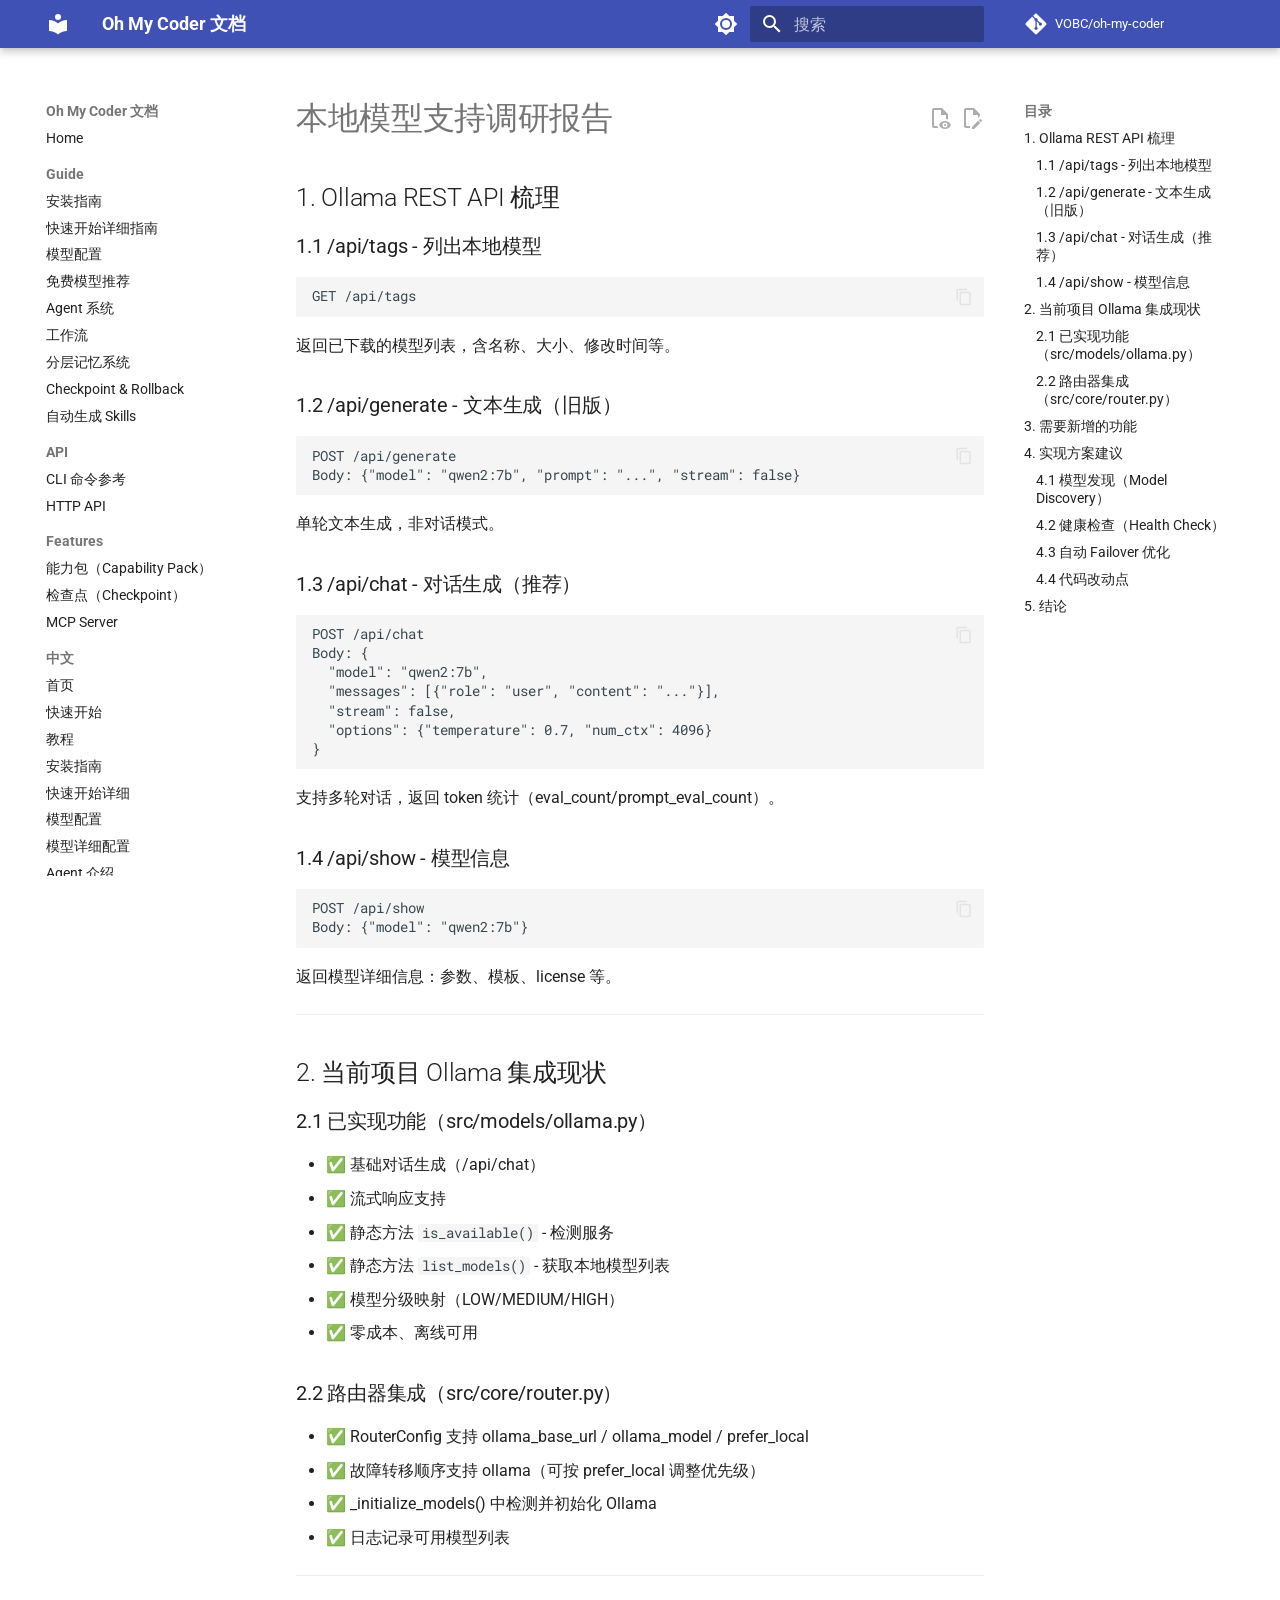
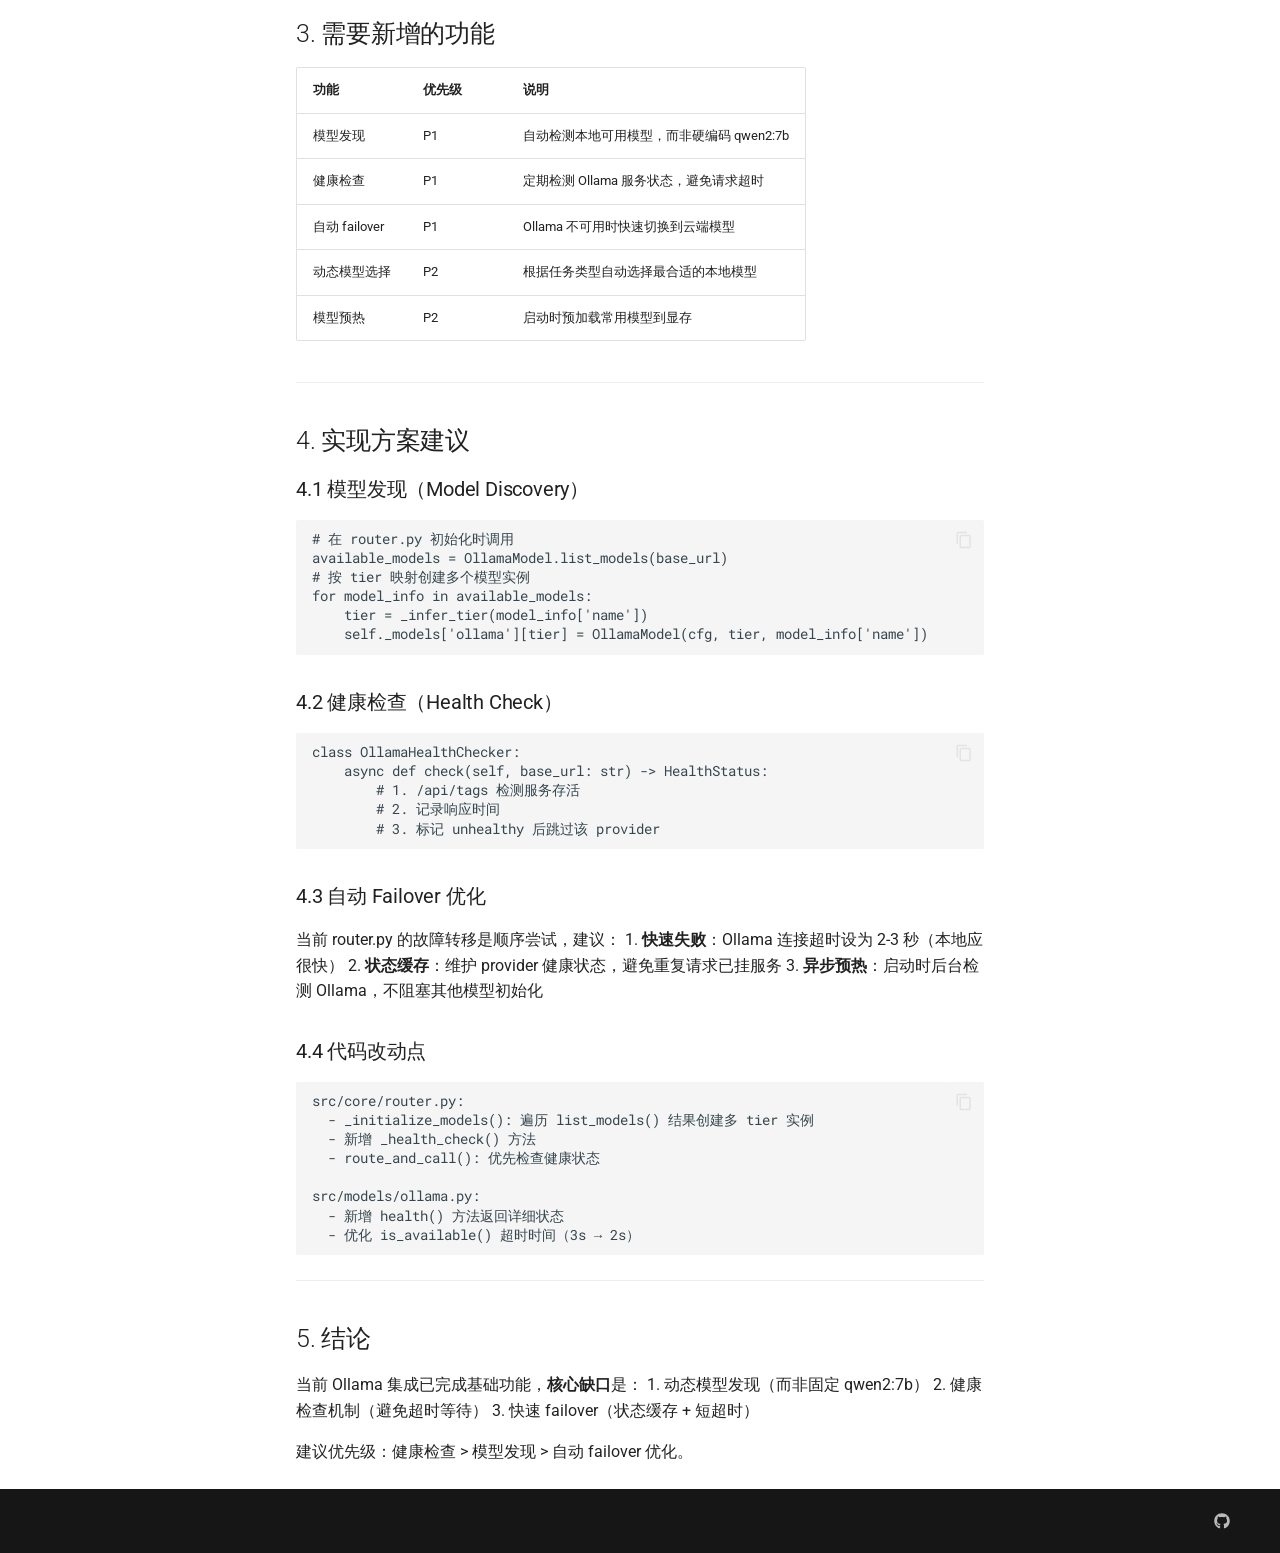
<file: research-local-models/index.html>
<!doctype html>
<html lang="zh" class="no-js">
  <head>
    
      <meta charset="utf-8">
      <meta name="viewport" content="width=device-width,initial-scale=1">
      
        <meta name="description" content="🤖 多智能体 AI 编程助手，支持国内大模型，31 个专业 Agent，多 Agent 协作">
      
      
        <meta name="author" content="VOBC">
      
      
        <link rel="canonical" href="https://vobc.github.io/oh-my-coder/research-local-models/">
      
      
      
      
        
      
      
      <link rel="icon" href="../assets/images/favicon.png">
      <meta name="generator" content="mkdocs-1.6.1, mkdocs-material-9.7.6">
    
    
      
        <title>本地模型支持调研报告 - Oh My Coder 文档</title>
      
    
    
      <link rel="stylesheet" href="../assets/stylesheets/main.484c7ddc.min.css">
      
        
        <link rel="stylesheet" href="../assets/stylesheets/palette.ab4e12ef.min.css">
      
      


    
    
      
    
    
      
        
        
        <link rel="preconnect" href="https://fonts.gstatic.com" crossorigin>
        <link rel="stylesheet" href="https://fonts.googleapis.com/css?family=Roboto:300,300i,400,400i,700,700i%7CRoboto+Mono:400,400i,700,700i&display=fallback">
        <style>:root{--md-text-font:"Roboto";--md-code-font:"Roboto Mono"}</style>
      
    
    
    <script>__md_scope=new URL("..",location),__md_hash=e=>[...e].reduce(((e,_)=>(e<<5)-e+_.charCodeAt(0)),0),__md_get=(e,_=localStorage,t=__md_scope)=>JSON.parse(_.getItem(t.pathname+"."+e)),__md_set=(e,_,t=localStorage,a=__md_scope)=>{try{t.setItem(a.pathname+"."+e,JSON.stringify(_))}catch(e){}}</script>
    
      
  


  
  

<script id="__analytics">function __md_analytics(){function e(){dataLayer.push(arguments)}window.dataLayer=window.dataLayer||[],e("js",new Date),e("config","G-XXXXXXXXXX"),document.addEventListener("DOMContentLoaded",(function(){document.forms.search&&document.forms.search.query.addEventListener("blur",(function(){this.value&&e("event","search",{search_term:this.value})}));document$.subscribe((function(){var t=document.forms.feedback;if(void 0!==t)for(var a of t.querySelectorAll("[type=submit]"))a.addEventListener("click",(function(a){a.preventDefault();var n=document.location.pathname,d=this.getAttribute("data-md-value");e("event","feedback",{page:n,data:d}),t.firstElementChild.disabled=!0;var r=t.querySelector(".md-feedback__note [data-md-value='"+d+"']");r&&(r.hidden=!1)})),t.hidden=!1})),location$.subscribe((function(t){e("config","G-XXXXXXXXXX",{page_path:t.pathname})}))}));var t=document.createElement("script");t.async=!0,t.src="https://www.googletagmanager.com/gtag/js?id=G-XXXXXXXXXX",document.getElementById("__analytics").insertAdjacentElement("afterEnd",t)}</script>
  
    <script>"undefined"!=typeof __md_analytics&&__md_analytics()</script>
  

    
    
  </head>
  
  
    
    
      
    
    
    
    
    <body dir="ltr" data-md-color-scheme="default" data-md-color-primary="indigo" data-md-color-accent="indigo">
  
    
    <input class="md-toggle" data-md-toggle="drawer" type="checkbox" id="__drawer" autocomplete="off">
    <input class="md-toggle" data-md-toggle="search" type="checkbox" id="__search" autocomplete="off">
    <label class="md-overlay" for="__drawer"></label>
    <div data-md-component="skip">
      
        
        <a href="#_1" class="md-skip">
          跳转至
        </a>
      
    </div>
    <div data-md-component="announce">
      
    </div>
    
    
      

  

<header class="md-header md-header--shadow" data-md-component="header">
  <nav class="md-header__inner md-grid" aria-label="页眉">
    <a href=".." title="Oh My Coder 文档" class="md-header__button md-logo" aria-label="Oh My Coder 文档" data-md-component="logo">
      
  
  <svg xmlns="http://www.w3.org/2000/svg" viewBox="0 0 24 24"><path d="M12 8a3 3 0 0 0 3-3 3 3 0 0 0-3-3 3 3 0 0 0-3 3 3 3 0 0 0 3 3m0 3.54C9.64 9.35 6.5 8 3 8v11c3.5 0 6.64 1.35 9 3.54 2.36-2.19 5.5-3.54 9-3.54V8c-3.5 0-6.64 1.35-9 3.54"/></svg>

    </a>
    <label class="md-header__button md-icon" for="__drawer">
      
      <svg xmlns="http://www.w3.org/2000/svg" viewBox="0 0 24 24"><path d="M3 6h18v2H3zm0 5h18v2H3zm0 5h18v2H3z"/></svg>
    </label>
    <div class="md-header__title" data-md-component="header-title">
      <div class="md-header__ellipsis">
        <div class="md-header__topic">
          <span class="md-ellipsis">
            Oh My Coder 文档
          </span>
        </div>
        <div class="md-header__topic" data-md-component="header-topic">
          <span class="md-ellipsis">
            
              本地模型支持调研报告
            
          </span>
        </div>
      </div>
    </div>
    
      
        <form class="md-header__option" data-md-component="palette">
  
    
    
    
    <input class="md-option" data-md-color-media="(prefers-color-scheme: light)" data-md-color-scheme="default" data-md-color-primary="indigo" data-md-color-accent="indigo"  aria-label="切换到深色模式"  type="radio" name="__palette" id="__palette_0">
    
      <label class="md-header__button md-icon" title="切换到深色模式" for="__palette_1" hidden>
        <svg xmlns="http://www.w3.org/2000/svg" viewBox="0 0 24 24"><path d="M12 8a4 4 0 0 0-4 4 4 4 0 0 0 4 4 4 4 0 0 0 4-4 4 4 0 0 0-4-4m0 10a6 6 0 0 1-6-6 6 6 0 0 1 6-6 6 6 0 0 1 6 6 6 6 0 0 1-6 6m8-9.31V4h-4.69L12 .69 8.69 4H4v4.69L.69 12 4 15.31V20h4.69L12 23.31 15.31 20H20v-4.69L23.31 12z"/></svg>
      </label>
    
  
    
    
    
    <input class="md-option" data-md-color-media="(prefers-color-scheme: dark)" data-md-color-scheme="slate" data-md-color-primary="indigo" data-md-color-accent="indigo"  aria-label="切换到浅色模式"  type="radio" name="__palette" id="__palette_1">
    
      <label class="md-header__button md-icon" title="切换到浅色模式" for="__palette_0" hidden>
        <svg xmlns="http://www.w3.org/2000/svg" viewBox="0 0 24 24"><path d="M12 18c-.89 0-1.74-.2-2.5-.55C11.56 16.5 13 14.42 13 12s-1.44-4.5-3.5-5.45C10.26 6.2 11.11 6 12 6a6 6 0 0 1 6 6 6 6 0 0 1-6 6m8-9.31V4h-4.69L12 .69 8.69 4H4v4.69L.69 12 4 15.31V20h4.69L12 23.31 15.31 20H20v-4.69L23.31 12z"/></svg>
      </label>
    
  
</form>
      
    
    
      <script>var palette=__md_get("__palette");if(palette&&palette.color){if("(prefers-color-scheme)"===palette.color.media){var media=matchMedia("(prefers-color-scheme: light)"),input=document.querySelector(media.matches?"[data-md-color-media='(prefers-color-scheme: light)']":"[data-md-color-media='(prefers-color-scheme: dark)']");palette.color.media=input.getAttribute("data-md-color-media"),palette.color.scheme=input.getAttribute("data-md-color-scheme"),palette.color.primary=input.getAttribute("data-md-color-primary"),palette.color.accent=input.getAttribute("data-md-color-accent")}for(var[key,value]of Object.entries(palette.color))document.body.setAttribute("data-md-color-"+key,value)}</script>
    
    
    
      
      
        <label class="md-header__button md-icon" for="__search">
          
          <svg xmlns="http://www.w3.org/2000/svg" viewBox="0 0 24 24"><path d="M9.5 3A6.5 6.5 0 0 1 16 9.5c0 1.61-.59 3.09-1.56 4.23l.27.27h.79l5 5-1.5 1.5-5-5v-.79l-.27-.27A6.52 6.52 0 0 1 9.5 16 6.5 6.5 0 0 1 3 9.5 6.5 6.5 0 0 1 9.5 3m0 2C7 5 5 7 5 9.5S7 14 9.5 14 14 12 14 9.5 12 5 9.5 5"/></svg>
        </label>
        <div class="md-search" data-md-component="search" role="dialog">
  <label class="md-search__overlay" for="__search"></label>
  <div class="md-search__inner" role="search">
    <form class="md-search__form" name="search">
      <input type="text" class="md-search__input" name="query" aria-label="搜索" placeholder="搜索" autocapitalize="off" autocorrect="off" autocomplete="off" spellcheck="false" data-md-component="search-query" required>
      <label class="md-search__icon md-icon" for="__search">
        
        <svg xmlns="http://www.w3.org/2000/svg" viewBox="0 0 24 24"><path d="M9.5 3A6.5 6.5 0 0 1 16 9.5c0 1.61-.59 3.09-1.56 4.23l.27.27h.79l5 5-1.5 1.5-5-5v-.79l-.27-.27A6.52 6.52 0 0 1 9.5 16 6.5 6.5 0 0 1 3 9.5 6.5 6.5 0 0 1 9.5 3m0 2C7 5 5 7 5 9.5S7 14 9.5 14 14 12 14 9.5 12 5 9.5 5"/></svg>
        
        <svg xmlns="http://www.w3.org/2000/svg" viewBox="0 0 24 24"><path d="M20 11v2H8l5.5 5.5-1.42 1.42L4.16 12l7.92-7.92L13.5 5.5 8 11z"/></svg>
      </label>
      <nav class="md-search__options" aria-label="查找">
        
        <button type="reset" class="md-search__icon md-icon" title="清空当前内容" aria-label="清空当前内容" tabindex="-1">
          
          <svg xmlns="http://www.w3.org/2000/svg" viewBox="0 0 24 24"><path d="M19 6.41 17.59 5 12 10.59 6.41 5 5 6.41 10.59 12 5 17.59 6.41 19 12 13.41 17.59 19 19 17.59 13.41 12z"/></svg>
        </button>
      </nav>
      
        <div class="md-search__suggest" data-md-component="search-suggest"></div>
      
    </form>
    <div class="md-search__output">
      <div class="md-search__scrollwrap" tabindex="0" data-md-scrollfix>
        <div class="md-search-result" data-md-component="search-result">
          <div class="md-search-result__meta">
            正在初始化搜索引擎
          </div>
          <ol class="md-search-result__list" role="presentation"></ol>
        </div>
      </div>
    </div>
  </div>
</div>
      
    
    
      <div class="md-header__source">
        <a href="https://github.com/VOBC/oh-my-coder" title="前往仓库" class="md-source" data-md-component="source">
  <div class="md-source__icon md-icon">
    
    <svg xmlns="http://www.w3.org/2000/svg" viewBox="0 0 448 512"><!--! Font Awesome Free 7.1.0 by @fontawesome - https://fontawesome.com License - https://fontawesome.com/license/free (Icons: CC BY 4.0, Fonts: SIL OFL 1.1, Code: MIT License) Copyright 2025 Fonticons, Inc.--><path d="M439.6 236.1 244 40.5c-5.4-5.5-12.8-8.5-20.4-8.5s-15 3-20.4 8.4L162.5 81l51.5 51.5c27.1-9.1 52.7 16.8 43.4 43.7l49.7 49.7c34.2-11.8 61.2 31 35.5 56.7-26.5 26.5-70.2-2.9-56-37.3L240.3 199v121.9c25.3 12.5 22.3 41.8 9.1 55-6.4 6.4-15.2 10.1-24.3 10.1s-17.8-3.6-24.3-10.1c-17.6-17.6-11.1-46.9 11.2-56v-123c-20.8-8.5-24.6-30.7-18.6-45L142.6 101 8.5 235.1C3 240.6 0 247.9 0 255.5s3 15 8.5 20.4l195.6 195.7c5.4 5.4 12.7 8.4 20.4 8.4s15-3 20.4-8.4l194.7-194.7c5.4-5.4 8.4-12.8 8.4-20.4s-3-15-8.4-20.4"/></svg>
  </div>
  <div class="md-source__repository">
    VOBC/oh-my-coder
  </div>
</a>
      </div>
    
  </nav>
  
</header>
    
    <div class="md-container" data-md-component="container">
      
      
        
          
        
      
      <main class="md-main" data-md-component="main">
        <div class="md-main__inner md-grid">
          
            
              
              <div class="md-sidebar md-sidebar--primary" data-md-component="sidebar" data-md-type="navigation" >
                <div class="md-sidebar__scrollwrap">
                  <div class="md-sidebar__inner">
                    



<nav class="md-nav md-nav--primary" aria-label="导航栏" data-md-level="0">
  <label class="md-nav__title" for="__drawer">
    <a href=".." title="Oh My Coder 文档" class="md-nav__button md-logo" aria-label="Oh My Coder 文档" data-md-component="logo">
      
  
  <svg xmlns="http://www.w3.org/2000/svg" viewBox="0 0 24 24"><path d="M12 8a3 3 0 0 0 3-3 3 3 0 0 0-3-3 3 3 0 0 0-3 3 3 3 0 0 0 3 3m0 3.54C9.64 9.35 6.5 8 3 8v11c3.5 0 6.64 1.35 9 3.54 2.36-2.19 5.5-3.54 9-3.54V8c-3.5 0-6.64 1.35-9 3.54"/></svg>

    </a>
    Oh My Coder 文档
  </label>
  
    <div class="md-nav__source">
      <a href="https://github.com/VOBC/oh-my-coder" title="前往仓库" class="md-source" data-md-component="source">
  <div class="md-source__icon md-icon">
    
    <svg xmlns="http://www.w3.org/2000/svg" viewBox="0 0 448 512"><!--! Font Awesome Free 7.1.0 by @fontawesome - https://fontawesome.com License - https://fontawesome.com/license/free (Icons: CC BY 4.0, Fonts: SIL OFL 1.1, Code: MIT License) Copyright 2025 Fonticons, Inc.--><path d="M439.6 236.1 244 40.5c-5.4-5.5-12.8-8.5-20.4-8.5s-15 3-20.4 8.4L162.5 81l51.5 51.5c27.1-9.1 52.7 16.8 43.4 43.7l49.7 49.7c34.2-11.8 61.2 31 35.5 56.7-26.5 26.5-70.2-2.9-56-37.3L240.3 199v121.9c25.3 12.5 22.3 41.8 9.1 55-6.4 6.4-15.2 10.1-24.3 10.1s-17.8-3.6-24.3-10.1c-17.6-17.6-11.1-46.9 11.2-56v-123c-20.8-8.5-24.6-30.7-18.6-45L142.6 101 8.5 235.1C3 240.6 0 247.9 0 255.5s3 15 8.5 20.4l195.6 195.7c5.4 5.4 12.7 8.4 20.4 8.4s15-3 20.4-8.4l194.7-194.7c5.4-5.4 8.4-12.8 8.4-20.4s-3-15-8.4-20.4"/></svg>
  </div>
  <div class="md-source__repository">
    VOBC/oh-my-coder
  </div>
</a>
    </div>
  
  <ul class="md-nav__list" data-md-scrollfix>
    
      
      
  
  
  
  
    <li class="md-nav__item">
      <a href=".." class="md-nav__link">
        
  
  
  <span class="md-ellipsis">
    
  
    Home
  

    
  </span>
  
  

      </a>
    </li>
  

    
      
      
  
  
  
  
    
    
    
    
      
        
        
      
    
    
    <li class="md-nav__item md-nav__item--section md-nav__item--nested">
      
        
        
          
        
        <input class="md-nav__toggle md-toggle md-toggle--indeterminate" type="checkbox" id="__nav_2" >
        
          
          <label class="md-nav__link" for="__nav_2" id="__nav_2_label" tabindex="">
            
  
  
  <span class="md-ellipsis">
    
  
    Guide
  

    
  </span>
  
  

            <span class="md-nav__icon md-icon"></span>
          </label>
        
        <nav class="md-nav" data-md-level="1" aria-labelledby="__nav_2_label" aria-expanded="false">
          <label class="md-nav__title" for="__nav_2">
            <span class="md-nav__icon md-icon"></span>
            
  
    Guide
  

          </label>
          <ul class="md-nav__list" data-md-scrollfix>
            
              
                
  
  
  
  
    <li class="md-nav__item">
      <a href="../guide/install/" class="md-nav__link">
        
  
  
  <span class="md-ellipsis">
    
  
    安装指南
  

    
  </span>
  
  

      </a>
    </li>
  

              
            
              
                
  
  
  
  
    <li class="md-nav__item">
      <a href="../guide/quick-start/" class="md-nav__link">
        
  
  
  <span class="md-ellipsis">
    
  
    快速开始详细指南
  

    
  </span>
  
  

      </a>
    </li>
  

              
            
              
                
  
  
  
  
    <li class="md-nav__item">
      <a href="../guide/models/" class="md-nav__link">
        
  
  
  <span class="md-ellipsis">
    
  
    模型配置
  

    
  </span>
  
  

      </a>
    </li>
  

              
            
              
                
  
  
  
  
    <li class="md-nav__item">
      <a href="../guide/free-models/" class="md-nav__link">
        
  
  
  <span class="md-ellipsis">
    
  
    免费模型推荐
  

    
  </span>
  
  

      </a>
    </li>
  

              
            
              
                
  
  
  
  
    <li class="md-nav__item">
      <a href="../guide/agents/" class="md-nav__link">
        
  
  
  <span class="md-ellipsis">
    
  
    Agent 系统
  

    
  </span>
  
  

      </a>
    </li>
  

              
            
              
                
  
  
  
  
    <li class="md-nav__item">
      <a href="../guide/workflows/" class="md-nav__link">
        
  
  
  <span class="md-ellipsis">
    
  
    工作流
  

    
  </span>
  
  

      </a>
    </li>
  

              
            
              
                
  
  
  
  
    <li class="md-nav__item">
      <a href="../guide/memory-system/" class="md-nav__link">
        
  
  
  <span class="md-ellipsis">
    
  
    分层记忆系统
  

    
  </span>
  
  

      </a>
    </li>
  

              
            
              
                
  
  
  
  
    <li class="md-nav__item">
      <a href="../guide/checkpoint/" class="md-nav__link">
        
  
  
  <span class="md-ellipsis">
    
  
    Checkpoint &amp; Rollback
  

    
  </span>
  
  

      </a>
    </li>
  

              
            
              
                
  
  
  
  
    <li class="md-nav__item">
      <a href="../guide/auto-skill/" class="md-nav__link">
        
  
  
  <span class="md-ellipsis">
    
  
    自动生成 Skills
  

    
  </span>
  
  

      </a>
    </li>
  

              
            
          </ul>
        </nav>
      
    </li>
  

    
      
      
  
  
  
  
    
    
    
    
      
        
        
      
    
    
    <li class="md-nav__item md-nav__item--section md-nav__item--nested">
      
        
        
          
        
        <input class="md-nav__toggle md-toggle md-toggle--indeterminate" type="checkbox" id="__nav_3" >
        
          
          <label class="md-nav__link" for="__nav_3" id="__nav_3_label" tabindex="">
            
  
  
  <span class="md-ellipsis">
    
  
    API
  

    
  </span>
  
  

            <span class="md-nav__icon md-icon"></span>
          </label>
        
        <nav class="md-nav" data-md-level="1" aria-labelledby="__nav_3_label" aria-expanded="false">
          <label class="md-nav__title" for="__nav_3">
            <span class="md-nav__icon md-icon"></span>
            
  
    API
  

          </label>
          <ul class="md-nav__list" data-md-scrollfix>
            
              
                
  
  
  
  
    <li class="md-nav__item">
      <a href="../api/cli/" class="md-nav__link">
        
  
  
  <span class="md-ellipsis">
    
  
    CLI 命令参考
  

    
  </span>
  
  

      </a>
    </li>
  

              
            
              
                
  
  
  
  
    <li class="md-nav__item">
      <a href="../api/http-api/" class="md-nav__link">
        
  
  
  <span class="md-ellipsis">
    
  
    HTTP API
  

    
  </span>
  
  

      </a>
    </li>
  

              
            
          </ul>
        </nav>
      
    </li>
  

    
      
      
  
  
  
  
    
    
    
    
      
        
        
      
    
    
    <li class="md-nav__item md-nav__item--section md-nav__item--nested">
      
        
        
          
        
        <input class="md-nav__toggle md-toggle md-toggle--indeterminate" type="checkbox" id="__nav_4" >
        
          
          <label class="md-nav__link" for="__nav_4" id="__nav_4_label" tabindex="">
            
  
  
  <span class="md-ellipsis">
    
  
    Features
  

    
  </span>
  
  

            <span class="md-nav__icon md-icon"></span>
          </label>
        
        <nav class="md-nav" data-md-level="1" aria-labelledby="__nav_4_label" aria-expanded="false">
          <label class="md-nav__title" for="__nav_4">
            <span class="md-nav__icon md-icon"></span>
            
  
    Features
  

          </label>
          <ul class="md-nav__list" data-md-scrollfix>
            
              
                
  
  
  
  
    <li class="md-nav__item">
      <a href="../features/capability-pack/" class="md-nav__link">
        
  
  
  <span class="md-ellipsis">
    
  
    能力包（Capability Pack）
  

    
  </span>
  
  

      </a>
    </li>
  

              
            
              
                
  
  
  
  
    <li class="md-nav__item">
      <a href="../features/checkpoint/" class="md-nav__link">
        
  
  
  <span class="md-ellipsis">
    
  
    检查点（Checkpoint）
  

    
  </span>
  
  

      </a>
    </li>
  

              
            
              
                
  
  
  
  
    <li class="md-nav__item">
      <a href="../features/mcp-server/" class="md-nav__link">
        
  
  
  <span class="md-ellipsis">
    
  
    MCP Server
  

    
  </span>
  
  

      </a>
    </li>
  

              
            
          </ul>
        </nav>
      
    </li>
  

    
      
      
  
  
  
  
    
    
    
    
      
        
        
      
    
    
    <li class="md-nav__item md-nav__item--section md-nav__item--nested">
      
        
        
          
        
        <input class="md-nav__toggle md-toggle md-toggle--indeterminate" type="checkbox" id="__nav_5" >
        
          
          <label class="md-nav__link" for="__nav_5" id="__nav_5_label" tabindex="">
            
  
  
  <span class="md-ellipsis">
    
  
    中文
  

    
  </span>
  
  

            <span class="md-nav__icon md-icon"></span>
          </label>
        
        <nav class="md-nav" data-md-level="1" aria-labelledby="__nav_5_label" aria-expanded="false">
          <label class="md-nav__title" for="__nav_5">
            <span class="md-nav__icon md-icon"></span>
            
  
    中文
  

          </label>
          <ul class="md-nav__list" data-md-scrollfix>
            
              
                
  
  
  
  
    <li class="md-nav__item">
      <a href="../zh/" class="md-nav__link">
        
  
  
  <span class="md-ellipsis">
    
  
    首页
  

    
  </span>
  
  

      </a>
    </li>
  

              
            
              
                
  
  
  
  
    <li class="md-nav__item">
      <a href="../zh/getting-started/" class="md-nav__link">
        
  
  
  <span class="md-ellipsis">
    
  
    快速开始
  

    
  </span>
  
  

      </a>
    </li>
  

              
            
              
                
  
  
  
  
    <li class="md-nav__item">
      <a href="../zh/tutorials/" class="md-nav__link">
        
  
  
  <span class="md-ellipsis">
    
  
    教程
  

    
  </span>
  
  

      </a>
    </li>
  

              
            
              
                
  
  
  
  
    <li class="md-nav__item">
      <a href="../zh/guide/install/" class="md-nav__link">
        
  
  
  <span class="md-ellipsis">
    
  
    安装指南
  

    
  </span>
  
  

      </a>
    </li>
  

              
            
              
                
  
  
  
  
    <li class="md-nav__item">
      <a href="../zh/guide/quick-start/" class="md-nav__link">
        
  
  
  <span class="md-ellipsis">
    
  
    快速开始详细
  

    
  </span>
  
  

      </a>
    </li>
  

              
            
              
                
  
  
  
  
    <li class="md-nav__item">
      <a href="../zh/guide/models/" class="md-nav__link">
        
  
  
  <span class="md-ellipsis">
    
  
    模型配置
  

    
  </span>
  
  

      </a>
    </li>
  

              
            
              
                
  
  
  
  
    <li class="md-nav__item">
      <a href="../zh/guide/model-config/" class="md-nav__link">
        
  
  
  <span class="md-ellipsis">
    
  
    模型详细配置
  

    
  </span>
  
  

      </a>
    </li>
  

              
            
              
                
  
  
  
  
    <li class="md-nav__item">
      <a href="../zh/guide/agents/" class="md-nav__link">
        
  
  
  <span class="md-ellipsis">
    
  
    Agent 介绍
  

    
  </span>
  
  

      </a>
    </li>
  

              
            
              
                
  
  
  
  
    <li class="md-nav__item">
      <a href="../zh/guide/workflows/" class="md-nav__link">
        
  
  
  <span class="md-ellipsis">
    
  
    工作流说明
  

    
  </span>
  
  

      </a>
    </li>
  

              
            
              
                
  
  
  
  
    <li class="md-nav__item">
      <a href="../zh/guide/deployment/" class="md-nav__link">
        
  
  
  <span class="md-ellipsis">
    
  
    部署说明
  

    
  </span>
  
  

      </a>
    </li>
  

              
            
              
                
  
  
  
  
    <li class="md-nav__item">
      <a href="../zh/guide/comparison/" class="md-nav__link">
        
  
  
  <span class="md-ellipsis">
    
  
    竞品对比
  

    
  </span>
  
  

      </a>
    </li>
  

              
            
              
                
  
  
  
  
    <li class="md-nav__item">
      <a href="../zh/FAQ/" class="md-nav__link">
        
  
  
  <span class="md-ellipsis">
    
  
    常见问题
  

    
  </span>
  
  

      </a>
    </li>
  

              
            
              
                
  
  
  
  
    
    
    
    
      
    
    
    <li class="md-nav__item md-nav__item--nested">
      
        
        
          
        
        <input class="md-nav__toggle md-toggle md-toggle--indeterminate" type="checkbox" id="__nav_5_13" >
        
          
          <label class="md-nav__link" for="__nav_5_13" id="__nav_5_13_label" tabindex="0">
            
  
  
  <span class="md-ellipsis">
    
  
    功能特性
  

    
  </span>
  
  

            <span class="md-nav__icon md-icon"></span>
          </label>
        
        <nav class="md-nav" data-md-level="2" aria-labelledby="__nav_5_13_label" aria-expanded="false">
          <label class="md-nav__title" for="__nav_5_13">
            <span class="md-nav__icon md-icon"></span>
            
  
    功能特性
  

          </label>
          <ul class="md-nav__list" data-md-scrollfix>
            
              
                
  
  
  
  
    <li class="md-nav__item">
      <a href="../zh/features/active-learning/" class="md-nav__link">
        
  
  
  <span class="md-ellipsis">
    
  
    🧠 主动学习模块
  

    
  </span>
  
  

      </a>
    </li>
  

              
            
              
                
  
  
  
  
    <li class="md-nav__item">
      <a href="../zh/features/capability-pack/" class="md-nav__link">
        
  
  
  <span class="md-ellipsis">
    
  
    能力包（Capability Pack）
  

    
  </span>
  
  

      </a>
    </li>
  

              
            
              
                
  
  
  
  
    <li class="md-nav__item">
      <a href="../zh/features/checkpoint/" class="md-nav__link">
        
  
  
  <span class="md-ellipsis">
    
  
    检查点（Checkpoint）
  

    
  </span>
  
  

      </a>
    </li>
  

              
            
              
                
  
  
  
  
    <li class="md-nav__item">
      <a href="../zh/features/gep-protocol/" class="md-nav__link">
        
  
  
  <span class="md-ellipsis">
    
  
    🧬 GEP 协议支持 (WIP)
  

    
  </span>
  
  

      </a>
    </li>
  

              
            
              
                
  
  
  
  
    <li class="md-nav__item">
      <a href="../zh/features/mcp-server/" class="md-nav__link">
        
  
  
  <span class="md-ellipsis">
    
  
    MCP Server
  

    
  </span>
  
  

      </a>
    </li>
  

              
            
              
                
  
  
  
  
    <li class="md-nav__item">
      <a href="../zh/features/quest-mode/" class="md-nav__link">
        
  
  
  <span class="md-ellipsis">
    
  
    🧙 Quest Mode（异步自主编程）
  

    
  </span>
  
  

      </a>
    </li>
  

              
            
          </ul>
        </nav>
      
    </li>
  

              
            
              
                
  
  
  
  
    
    
    
    
      
    
    
    <li class="md-nav__item md-nav__item--nested">
      
        
        
          
        
        <input class="md-nav__toggle md-toggle md-toggle--indeterminate" type="checkbox" id="__nav_5_14" >
        
          
          <label class="md-nav__link" for="__nav_5_14" id="__nav_5_14_label" tabindex="0">
            
  
  
  <span class="md-ellipsis">
    
  
    开发文档
  

    
  </span>
  
  

            <span class="md-nav__icon md-icon"></span>
          </label>
        
        <nav class="md-nav" data-md-level="2" aria-labelledby="__nav_5_14_label" aria-expanded="false">
          <label class="md-nav__title" for="__nav_5_14">
            <span class="md-nav__icon md-icon"></span>
            
  
    开发文档
  

          </label>
          <ul class="md-nav__list" data-md-scrollfix>
            
              
                
  
  
  
  
    <li class="md-nav__item">
      <a href="../zh/dev/architecture/" class="md-nav__link">
        
  
  
  <span class="md-ellipsis">
    
  
    Oh My Coder 架构设计
  

    
  </span>
  
  

      </a>
    </li>
  

              
            
              
                
  
  
  
  
    <li class="md-nav__item">
      <a href="../zh/dev/development-report/" class="md-nav__link">
        
  
  
  <span class="md-ellipsis">
    
  
    中长期功能开发报告
  

    
  </span>
  
  

      </a>
    </li>
  

              
            
              
                
  
  
  
  
    <li class="md-nav__item">
      <a href="../zh/dev/progress/" class="md-nav__link">
        
  
  
  <span class="md-ellipsis">
    
  
    📊 开发进度
  

    
  </span>
  
  

      </a>
    </li>
  

              
            
              
                
  
  
  
  
    <li class="md-nav__item">
      <a href="../zh/dev/task-tracking/" class="md-nav__link">
        
  
  
  <span class="md-ellipsis">
    
  
    代可行 - 开发任务文档
  

    
  </span>
  
  

      </a>
    </li>
  

              
            
              
                
  
  
  
  
    <li class="md-nav__item">
      <a href="../zh/dev/testing/" class="md-nav__link">
        
  
  
  <span class="md-ellipsis">
    
  
    🧪 测试
  

    
  </span>
  
  

      </a>
    </li>
  

              
            
          </ul>
        </nav>
      
    </li>
  

              
            
              
                
  
  
  
  
    
    
    
    
      
    
    
    <li class="md-nav__item md-nav__item--nested">
      
        
        
          
        
        <input class="md-nav__toggle md-toggle md-toggle--indeterminate" type="checkbox" id="__nav_5_15" >
        
          
          <label class="md-nav__link" for="__nav_5_15" id="__nav_5_15_label" tabindex="0">
            
  
  
  <span class="md-ellipsis">
    
  
    安全文档
  

    
  </span>
  
  

            <span class="md-nav__icon md-icon"></span>
          </label>
        
        <nav class="md-nav" data-md-level="2" aria-labelledby="__nav_5_15_label" aria-expanded="false">
          <label class="md-nav__title" for="__nav_5_15">
            <span class="md-nav__icon md-icon"></span>
            
  
    安全文档
  

          </label>
          <ul class="md-nav__list" data-md-scrollfix>
            
              
                
  
  
  
  
    <li class="md-nav__item">
      <a href="../zh/security/CODEQL_SOLUTIONS/" class="md-nav__link">
        
  
  
  <span class="md-ellipsis">
    
  
    CodeQL 解决方案库
  

    
  </span>
  
  

      </a>
    </li>
  

              
            
              
                
  
  
  
  
    <li class="md-nav__item">
      <a href="../zh/security/coding-guide/" class="md-nav__link">
        
  
  
  <span class="md-ellipsis">
    
  
    安全编码规范
  

    
  </span>
  
  

      </a>
    </li>
  

              
            
              
                
  
  
  
  
    <li class="md-nav__item">
      <a href="../zh/security/security-whackamole-investigation/" class="md-nav__link">
        
  
  
  <span class="md-ellipsis">
    
  
    GitHub Security "打地鼠" 问题深度调查报告
  

    
  </span>
  
  

      </a>
    </li>
  

              
            
              
                
  
  
  
  
    <li class="md-nav__item">
      <a href="../zh/security/user-guide/" class="md-nav__link">
        
  
  
  <span class="md-ellipsis">
    
  
    安全指南 - API密钥管理
  

    
  </span>
  
  

      </a>
    </li>
  

              
            
          </ul>
        </nav>
      
    </li>
  

              
            
          </ul>
        </nav>
      
    </li>
  

    
  </ul>
</nav>
                  </div>
                </div>
              </div>
            
            
              
              <div class="md-sidebar md-sidebar--secondary" data-md-component="sidebar" data-md-type="toc" >
                <div class="md-sidebar__scrollwrap">
                  <div class="md-sidebar__inner">
                    

<nav class="md-nav md-nav--secondary" aria-label="目录">
  
  
  
    
  
  
    <label class="md-nav__title" for="__toc">
      <span class="md-nav__icon md-icon"></span>
      目录
    </label>
    <ul class="md-nav__list" data-md-component="toc" data-md-scrollfix>
      
        <li class="md-nav__item">
  <a href="#1-ollama-rest-api" class="md-nav__link">
    <span class="md-ellipsis">
      
        1. Ollama REST API 梳理
      
    </span>
  </a>
  
    <nav class="md-nav" aria-label="1. Ollama REST API 梳理">
      <ul class="md-nav__list">
        
          <li class="md-nav__item">
  <a href="#11-apitags-" class="md-nav__link">
    <span class="md-ellipsis">
      
        1.1 /api/tags - 列出本地模型
      
    </span>
  </a>
  
</li>
        
          <li class="md-nav__item">
  <a href="#12-apigenerate-" class="md-nav__link">
    <span class="md-ellipsis">
      
        1.2 /api/generate - 文本生成（旧版）
      
    </span>
  </a>
  
</li>
        
          <li class="md-nav__item">
  <a href="#13-apichat-" class="md-nav__link">
    <span class="md-ellipsis">
      
        1.3 /api/chat - 对话生成（推荐）
      
    </span>
  </a>
  
</li>
        
          <li class="md-nav__item">
  <a href="#14-apishow-" class="md-nav__link">
    <span class="md-ellipsis">
      
        1.4 /api/show - 模型信息
      
    </span>
  </a>
  
</li>
        
      </ul>
    </nav>
  
</li>
      
        <li class="md-nav__item">
  <a href="#2-ollama" class="md-nav__link">
    <span class="md-ellipsis">
      
        2. 当前项目 Ollama 集成现状
      
    </span>
  </a>
  
    <nav class="md-nav" aria-label="2. 当前项目 Ollama 集成现状">
      <ul class="md-nav__list">
        
          <li class="md-nav__item">
  <a href="#21-srcmodelsollamapy" class="md-nav__link">
    <span class="md-ellipsis">
      
        2.1 已实现功能（src/models/ollama.py）
      
    </span>
  </a>
  
</li>
        
          <li class="md-nav__item">
  <a href="#22-srccorerouterpy" class="md-nav__link">
    <span class="md-ellipsis">
      
        2.2 路由器集成（src/core/router.py）
      
    </span>
  </a>
  
</li>
        
      </ul>
    </nav>
  
</li>
      
        <li class="md-nav__item">
  <a href="#3" class="md-nav__link">
    <span class="md-ellipsis">
      
        3. 需要新增的功能
      
    </span>
  </a>
  
</li>
      
        <li class="md-nav__item">
  <a href="#4" class="md-nav__link">
    <span class="md-ellipsis">
      
        4. 实现方案建议
      
    </span>
  </a>
  
    <nav class="md-nav" aria-label="4. 实现方案建议">
      <ul class="md-nav__list">
        
          <li class="md-nav__item">
  <a href="#41-model-discovery" class="md-nav__link">
    <span class="md-ellipsis">
      
        4.1 模型发现（Model Discovery）
      
    </span>
  </a>
  
</li>
        
          <li class="md-nav__item">
  <a href="#42-health-check" class="md-nav__link">
    <span class="md-ellipsis">
      
        4.2 健康检查（Health Check）
      
    </span>
  </a>
  
</li>
        
          <li class="md-nav__item">
  <a href="#43-failover" class="md-nav__link">
    <span class="md-ellipsis">
      
        4.3 自动 Failover 优化
      
    </span>
  </a>
  
</li>
        
          <li class="md-nav__item">
  <a href="#44" class="md-nav__link">
    <span class="md-ellipsis">
      
        4.4 代码改动点
      
    </span>
  </a>
  
</li>
        
      </ul>
    </nav>
  
</li>
      
        <li class="md-nav__item">
  <a href="#5" class="md-nav__link">
    <span class="md-ellipsis">
      
        5. 结论
      
    </span>
  </a>
  
</li>
      
    </ul>
  
</nav>
                  </div>
                </div>
              </div>
            
          
          
            <div class="md-content" data-md-component="content">
              
              <article class="md-content__inner md-typeset">
                
                  


  
    <a href="https://github.com/VOBC/oh-my-coder/edit/main/docs/research-local-models.md" title="编辑此页" class="md-content__button md-icon" rel="edit">
      
      <svg xmlns="http://www.w3.org/2000/svg" viewBox="0 0 24 24"><path d="M10 20H6V4h7v5h5v3.1l2-2V8l-6-6H6c-1.1 0-2 .9-2 2v16c0 1.1.9 2 2 2h4zm10.2-7c.1 0 .3.1.4.2l1.3 1.3c.2.2.2.6 0 .8l-1 1-2.1-2.1 1-1c.1-.1.2-.2.4-.2m0 3.9L14.1 23H12v-2.1l6.1-6.1z"/></svg>
    </a>
  
  
    
      
    
    <a href="https://github.com/VOBC/oh-my-coder/raw/main/docs/research-local-models.md" title="查看本页的源代码" class="md-content__button md-icon">
      
      <svg xmlns="http://www.w3.org/2000/svg" viewBox="0 0 24 24"><path d="M17 18c.56 0 1 .44 1 1s-.44 1-1 1-1-.44-1-1 .44-1 1-1m0-3c-2.73 0-5.06 1.66-6 4 .94 2.34 3.27 4 6 4s5.06-1.66 6-4c-.94-2.34-3.27-4-6-4m0 6.5a2.5 2.5 0 0 1-2.5-2.5 2.5 2.5 0 0 1 2.5-2.5 2.5 2.5 0 0 1 2.5 2.5 2.5 2.5 0 0 1-2.5 2.5M9.27 20H6V4h7v5h5v4.07c.7.08 1.36.25 2 .49V8l-6-6H6a2 2 0 0 0-2 2v16a2 2 0 0 0 2 2h4.5a8.2 8.2 0 0 1-1.23-2"/></svg>
    </a>
  


<h1 id="_1">本地模型支持调研报告</h1>
<h2 id="1-ollama-rest-api">1. Ollama REST API 梳理</h2>
<h3 id="11-apitags-">1.1 /api/tags - 列出本地模型</h3>
<pre><code>GET /api/tags
</code></pre>
<p>返回已下载的模型列表，含名称、大小、修改时间等。</p>
<h3 id="12-apigenerate-">1.2 /api/generate - 文本生成（旧版）</h3>
<pre><code>POST /api/generate
Body: {&quot;model&quot;: &quot;qwen2:7b&quot;, &quot;prompt&quot;: &quot;...&quot;, &quot;stream&quot;: false}
</code></pre>
<p>单轮文本生成，非对话模式。</p>
<h3 id="13-apichat-">1.3 /api/chat - 对话生成（推荐）</h3>
<pre><code>POST /api/chat
Body: {
  &quot;model&quot;: &quot;qwen2:7b&quot;,
  &quot;messages&quot;: [{&quot;role&quot;: &quot;user&quot;, &quot;content&quot;: &quot;...&quot;}],
  &quot;stream&quot;: false,
  &quot;options&quot;: {&quot;temperature&quot;: 0.7, &quot;num_ctx&quot;: 4096}
}
</code></pre>
<p>支持多轮对话，返回 token 统计（eval_count/prompt_eval_count）。</p>
<h3 id="14-apishow-">1.4 /api/show - 模型信息</h3>
<pre><code>POST /api/show
Body: {&quot;model&quot;: &quot;qwen2:7b&quot;}
</code></pre>
<p>返回模型详细信息：参数、模板、license 等。</p>
<hr />
<h2 id="2-ollama">2. 当前项目 Ollama 集成现状</h2>
<h3 id="21-srcmodelsollamapy">2.1 已实现功能（src/models/ollama.py）</h3>
<ul>
<li>✅ 基础对话生成（/api/chat）</li>
<li>✅ 流式响应支持</li>
<li>✅ 静态方法 <code>is_available()</code> - 检测服务</li>
<li>✅ 静态方法 <code>list_models()</code> - 获取本地模型列表</li>
<li>✅ 模型分级映射（LOW/MEDIUM/HIGH）</li>
<li>✅ 零成本、离线可用</li>
</ul>
<h3 id="22-srccorerouterpy">2.2 路由器集成（src/core/router.py）</h3>
<ul>
<li>✅ RouterConfig 支持 ollama_base_url / ollama_model / prefer_local</li>
<li>✅ 故障转移顺序支持 ollama（可按 prefer_local 调整优先级）</li>
<li>✅ _initialize_models() 中检测并初始化 Ollama</li>
<li>✅ 日志记录可用模型列表</li>
</ul>
<hr />
<h2 id="3">3. 需要新增的功能</h2>
<table>
<thead>
<tr>
<th>功能</th>
<th>优先级</th>
<th>说明</th>
</tr>
</thead>
<tbody>
<tr>
<td>模型发现</td>
<td>P1</td>
<td>自动检测本地可用模型，而非硬编码 qwen2:7b</td>
</tr>
<tr>
<td>健康检查</td>
<td>P1</td>
<td>定期检测 Ollama 服务状态，避免请求超时</td>
</tr>
<tr>
<td>自动 failover</td>
<td>P1</td>
<td>Ollama 不可用时快速切换到云端模型</td>
</tr>
<tr>
<td>动态模型选择</td>
<td>P2</td>
<td>根据任务类型自动选择最合适的本地模型</td>
</tr>
<tr>
<td>模型预热</td>
<td>P2</td>
<td>启动时预加载常用模型到显存</td>
</tr>
</tbody>
</table>
<hr />
<h2 id="4">4. 实现方案建议</h2>
<h3 id="41-model-discovery">4.1 模型发现（Model Discovery）</h3>
<pre><code class="language-python"># 在 router.py 初始化时调用
available_models = OllamaModel.list_models(base_url)
# 按 tier 映射创建多个模型实例
for model_info in available_models:
    tier = _infer_tier(model_info['name'])
    self._models['ollama'][tier] = OllamaModel(cfg, tier, model_info['name'])
</code></pre>
<h3 id="42-health-check">4.2 健康检查（Health Check）</h3>
<pre><code class="language-python">class OllamaHealthChecker:
    async def check(self, base_url: str) -&gt; HealthStatus:
        # 1. /api/tags 检测服务存活
        # 2. 记录响应时间
        # 3. 标记 unhealthy 后跳过该 provider
</code></pre>
<h3 id="43-failover">4.3 自动 Failover 优化</h3>
<p>当前 router.py 的故障转移是顺序尝试，建议：
1. <strong>快速失败</strong>：Ollama 连接超时设为 2-3 秒（本地应很快）
2. <strong>状态缓存</strong>：维护 provider 健康状态，避免重复请求已挂服务
3. <strong>异步预热</strong>：启动时后台检测 Ollama，不阻塞其他模型初始化</p>
<h3 id="44">4.4 代码改动点</h3>
<pre><code>src/core/router.py:
  - _initialize_models(): 遍历 list_models() 结果创建多 tier 实例
  - 新增 _health_check() 方法
  - route_and_call(): 优先检查健康状态

src/models/ollama.py:
  - 新增 health() 方法返回详细状态
  - 优化 is_available() 超时时间（3s → 2s）
</code></pre>
<hr />
<h2 id="5">5. 结论</h2>
<p>当前 Ollama 集成已完成基础功能，<strong>核心缺口</strong>是：
1. 动态模型发现（而非固定 qwen2:7b）
2. 健康检查机制（避免超时等待）
3. 快速 failover（状态缓存 + 短超时）</p>
<p>建议优先级：健康检查 &gt; 模型发现 &gt; 自动 failover 优化。</p>









  




                
              </article>
            </div>
          
          
<script>var target=document.getElementById(location.hash.slice(1));target&&target.name&&(target.checked=target.name.startsWith("__tabbed_"))</script>
        </div>
        
      </main>
      
        <footer class="md-footer">
  
  <div class="md-footer-meta md-typeset">
    <div class="md-footer-meta__inner md-grid">
      <div class="md-copyright">
  
  
</div>
      
        
<div class="md-social">
  
    
    
    
    
      
      
    
    <a href="https://github.com/VOBC/oh-my-coder" target="_blank" rel="noopener" title="github.com" class="md-social__link">
      <svg xmlns="http://www.w3.org/2000/svg" viewBox="0 0 512 512"><!--! Font Awesome Free 7.1.0 by @fontawesome - https://fontawesome.com License - https://fontawesome.com/license/free (Icons: CC BY 4.0, Fonts: SIL OFL 1.1, Code: MIT License) Copyright 2025 Fonticons, Inc.--><path d="M173.9 397.4c0 2-2.3 3.6-5.2 3.6-3.3.3-5.6-1.3-5.6-3.6 0-2 2.3-3.6 5.2-3.6 3-.3 5.6 1.3 5.6 3.6m-31.1-4.5c-.7 2 1.3 4.3 4.3 4.9 2.6 1 5.6 0 6.2-2s-1.3-4.3-4.3-5.2c-2.6-.7-5.5.3-6.2 2.3m44.2-1.7c-2.9.7-4.9 2.6-4.6 4.9.3 2 2.9 3.3 5.9 2.6 2.9-.7 4.9-2.6 4.6-4.6-.3-1.9-3-3.2-5.9-2.9M252.8 8C114.1 8 8 113.3 8 252c0 110.9 69.8 205.8 169.5 239.2 12.8 2.3 17.3-5.6 17.3-12.1 0-6.2-.3-40.4-.3-61.4 0 0-70 15-84.7-29.8 0 0-11.4-29.1-27.8-36.6 0 0-22.9-15.7 1.6-15.4 0 0 24.9 2 38.6 25.8 21.9 38.6 58.6 27.5 72.9 20.9 2.3-16 8.8-27.1 16-33.7-55.9-6.2-112.3-14.3-112.3-110.5 0-27.5 7.6-41.3 23.6-58.9-2.6-6.5-11.1-33.3 2.6-67.9 20.9-6.5 69 27 69 27 20-5.6 41.5-8.5 62.8-8.5s42.8 2.9 62.8 8.5c0 0 48.1-33.6 69-27 13.7 34.7 5.2 61.4 2.6 67.9 16 17.7 25.8 31.5 25.8 58.9 0 96.5-58.9 104.2-114.8 110.5 9.2 7.9 17 22.9 17 46.4 0 33.7-.3 75.4-.3 83.6 0 6.5 4.6 14.4 17.3 12.1C436.2 457.8 504 362.9 504 252 504 113.3 391.5 8 252.8 8M105.2 352.9c-1.3 1-1 3.3.7 5.2 1.6 1.6 3.9 2.3 5.2 1 1.3-1 1-3.3-.7-5.2-1.6-1.6-3.9-2.3-5.2-1m-10.8-8.1c-.7 1.3.3 2.9 2.3 3.9 1.6 1 3.6.7 4.3-.7.7-1.3-.3-2.9-2.3-3.9-2-.6-3.6-.3-4.3.7m32.4 35.6c-1.6 1.3-1 4.3 1.3 6.2 2.3 2.3 5.2 2.6 6.5 1 1.3-1.3.7-4.3-1.3-6.2-2.2-2.3-5.2-2.6-6.5-1m-11.4-14.7c-1.6 1-1.6 3.6 0 5.9s4.3 3.3 5.6 2.3c1.6-1.3 1.6-3.9 0-6.2-1.4-2.3-4-3.3-5.6-2"/></svg>
    </a>
  
</div>
      
    </div>
  </div>
</footer>
      
    </div>
    <div class="md-dialog" data-md-component="dialog">
      <div class="md-dialog__inner md-typeset"></div>
    </div>
    
    
    
      
      
      <script id="__config" type="application/json">{"annotate": null, "base": "..", "features": ["navigation.instant", "navigation.trimming", "navigation.sections", "navigation.expand", "search.suggest", "search.highlight", "content.code.copy", "content.action.edit", "content.action.view"], "search": "../assets/javascripts/workers/search.2c215733.min.js", "tags": null, "translations": {"clipboard.copied": "\u5df2\u590d\u5236", "clipboard.copy": "\u590d\u5236", "search.result.more.one": "\u5728\u8be5\u9875\u4e0a\u8fd8\u6709 1 \u4e2a\u7b26\u5408\u6761\u4ef6\u7684\u7ed3\u679c", "search.result.more.other": "\u5728\u8be5\u9875\u4e0a\u8fd8\u6709 # \u4e2a\u7b26\u5408\u6761\u4ef6\u7684\u7ed3\u679c", "search.result.none": "\u6ca1\u6709\u627e\u5230\u7b26\u5408\u6761\u4ef6\u7684\u7ed3\u679c", "search.result.one": "\u627e\u5230 1 \u4e2a\u7b26\u5408\u6761\u4ef6\u7684\u7ed3\u679c", "search.result.other": "# \u4e2a\u7b26\u5408\u6761\u4ef6\u7684\u7ed3\u679c", "search.result.placeholder": "\u952e\u5165\u4ee5\u5f00\u59cb\u641c\u7d22", "search.result.term.missing": "\u7f3a\u5c11", "select.version": "\u9009\u62e9\u5f53\u524d\u7248\u672c"}, "version": null}</script>
    
    
      <script src="../assets/javascripts/bundle.79ae519e.min.js"></script>
      
    
  </body>
</html>
</file>
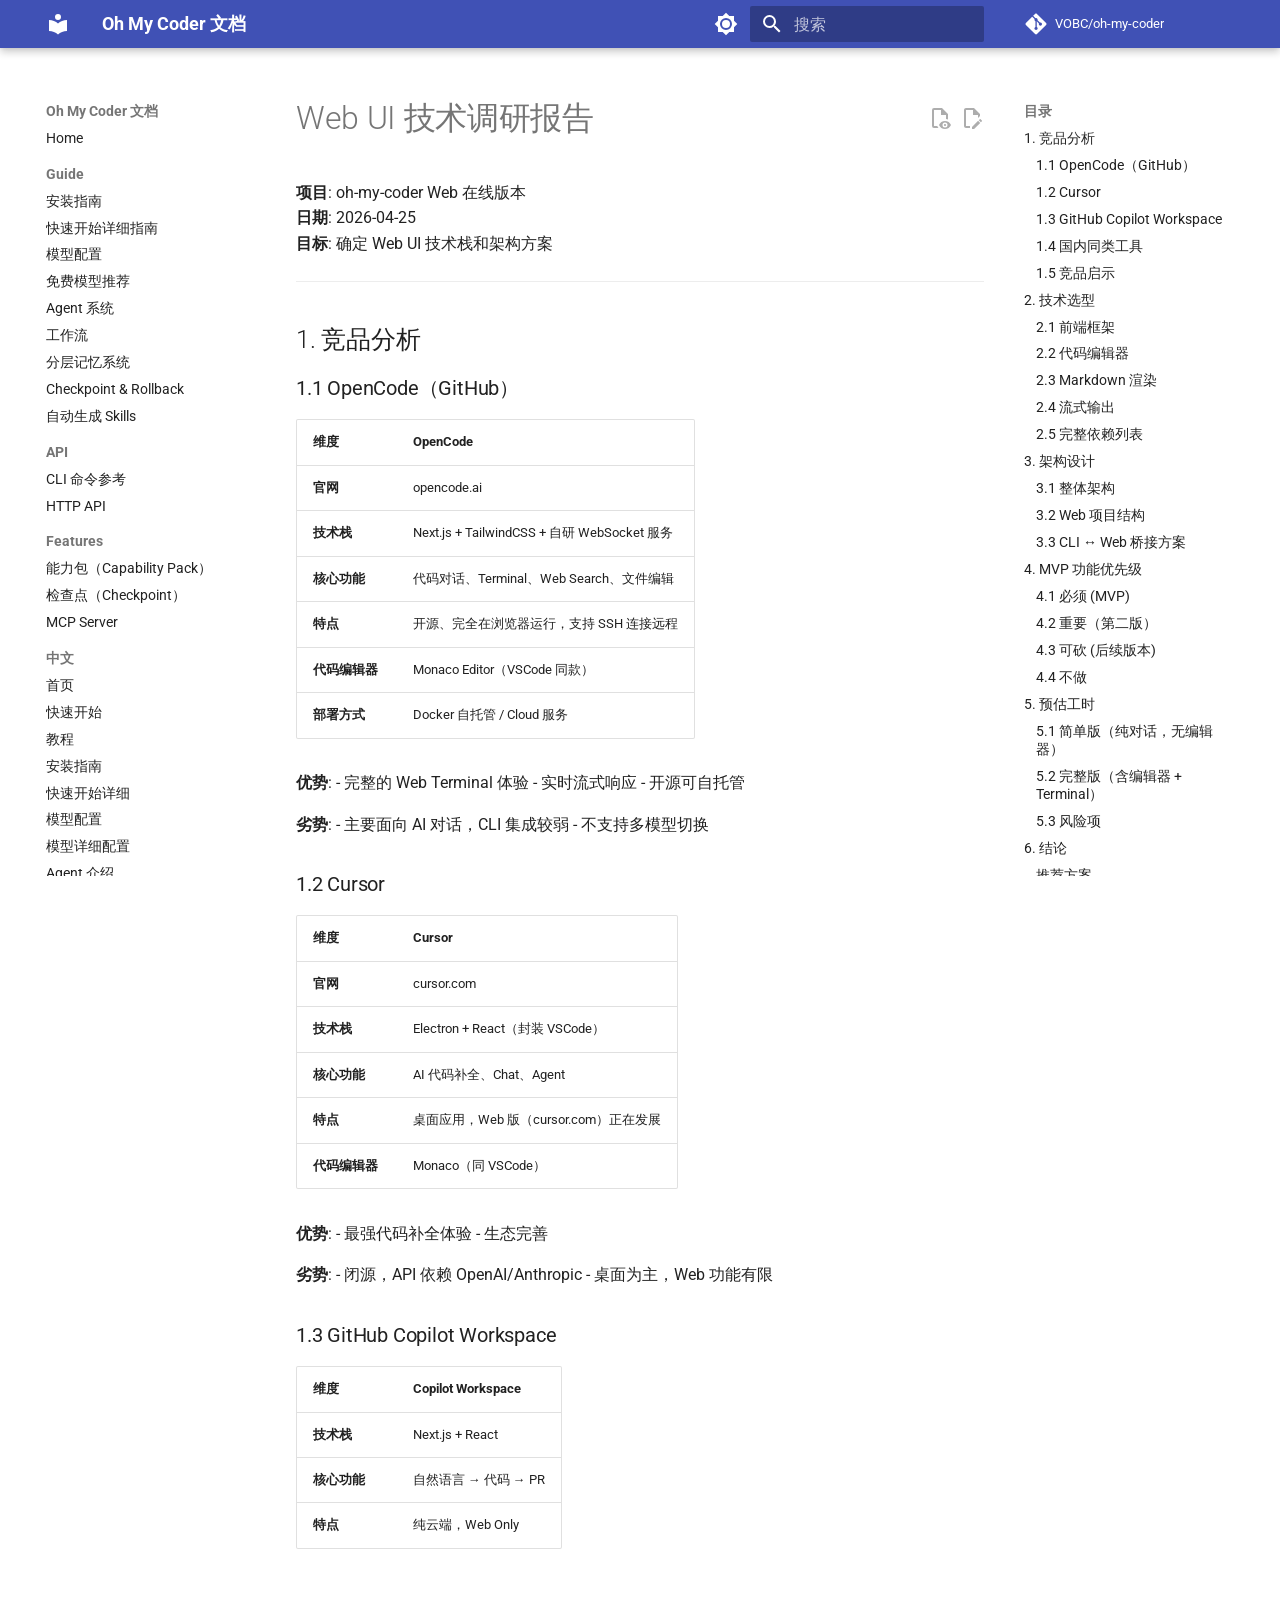
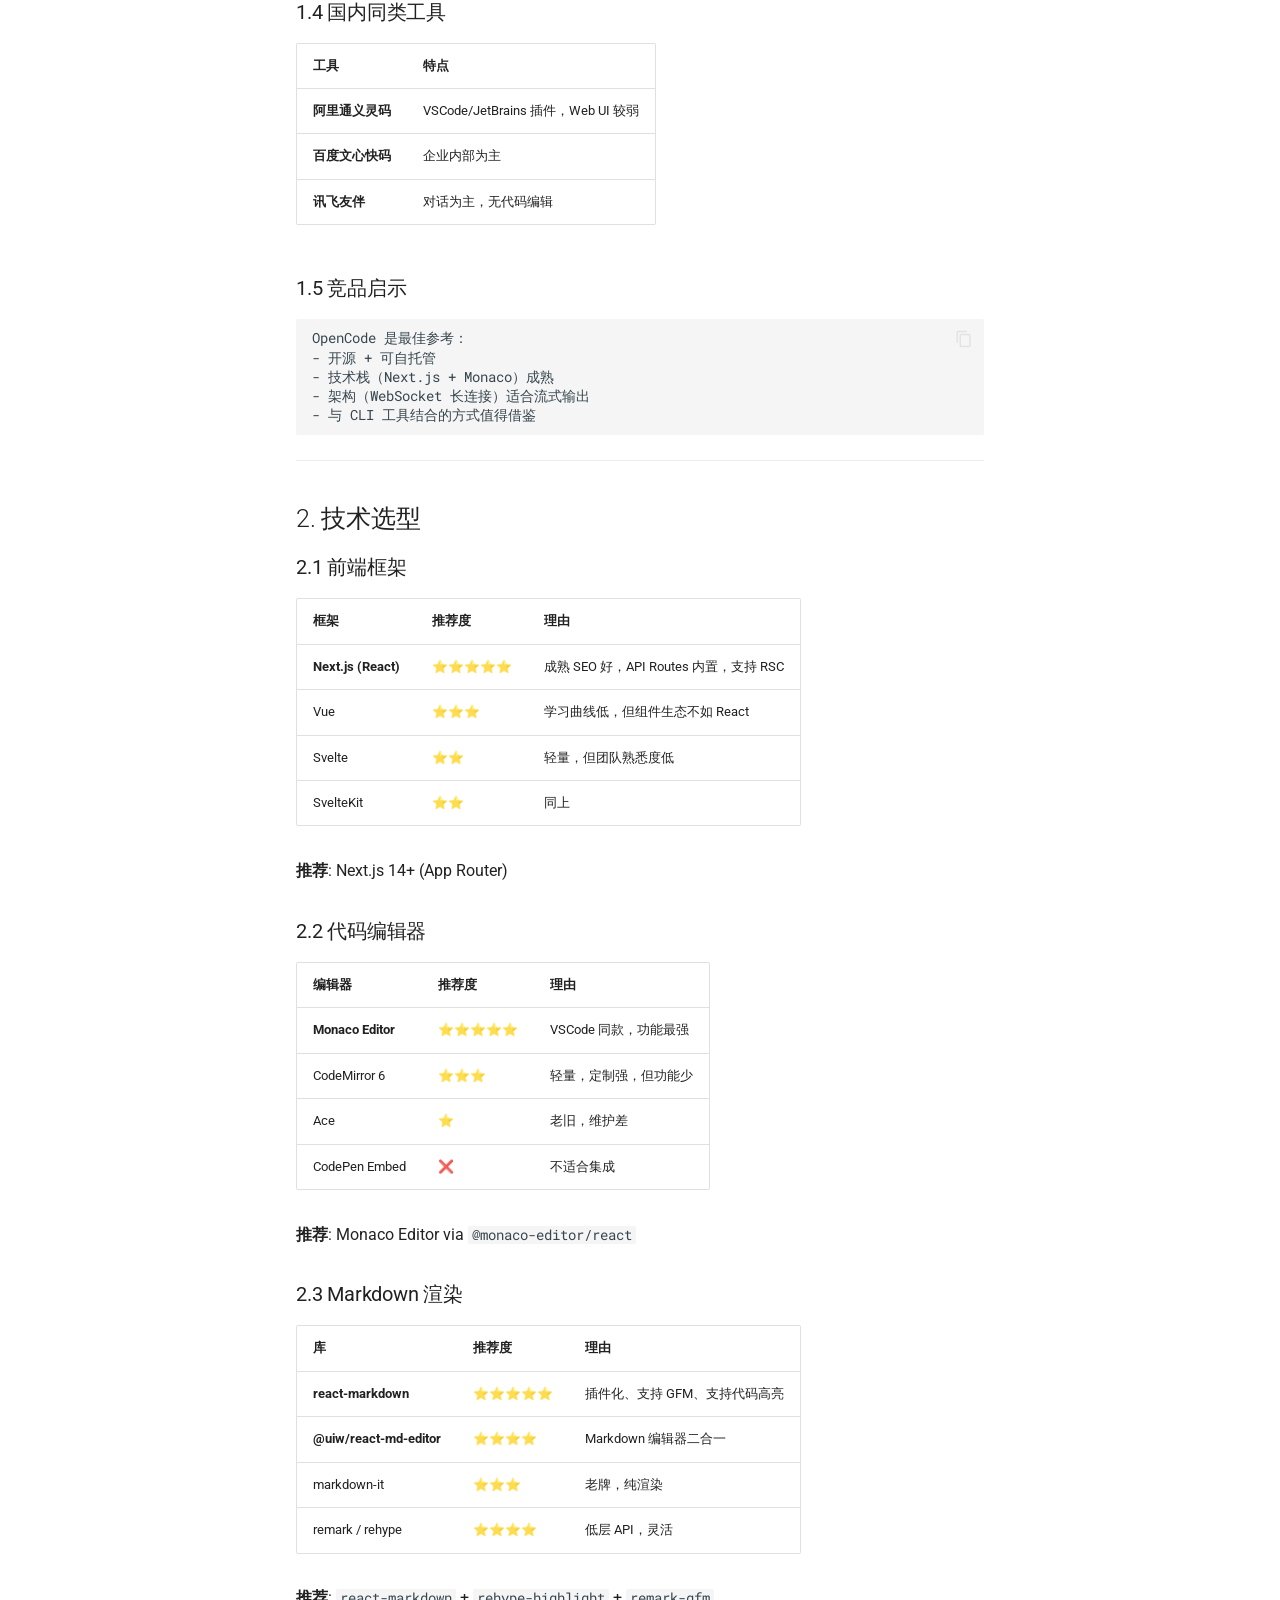
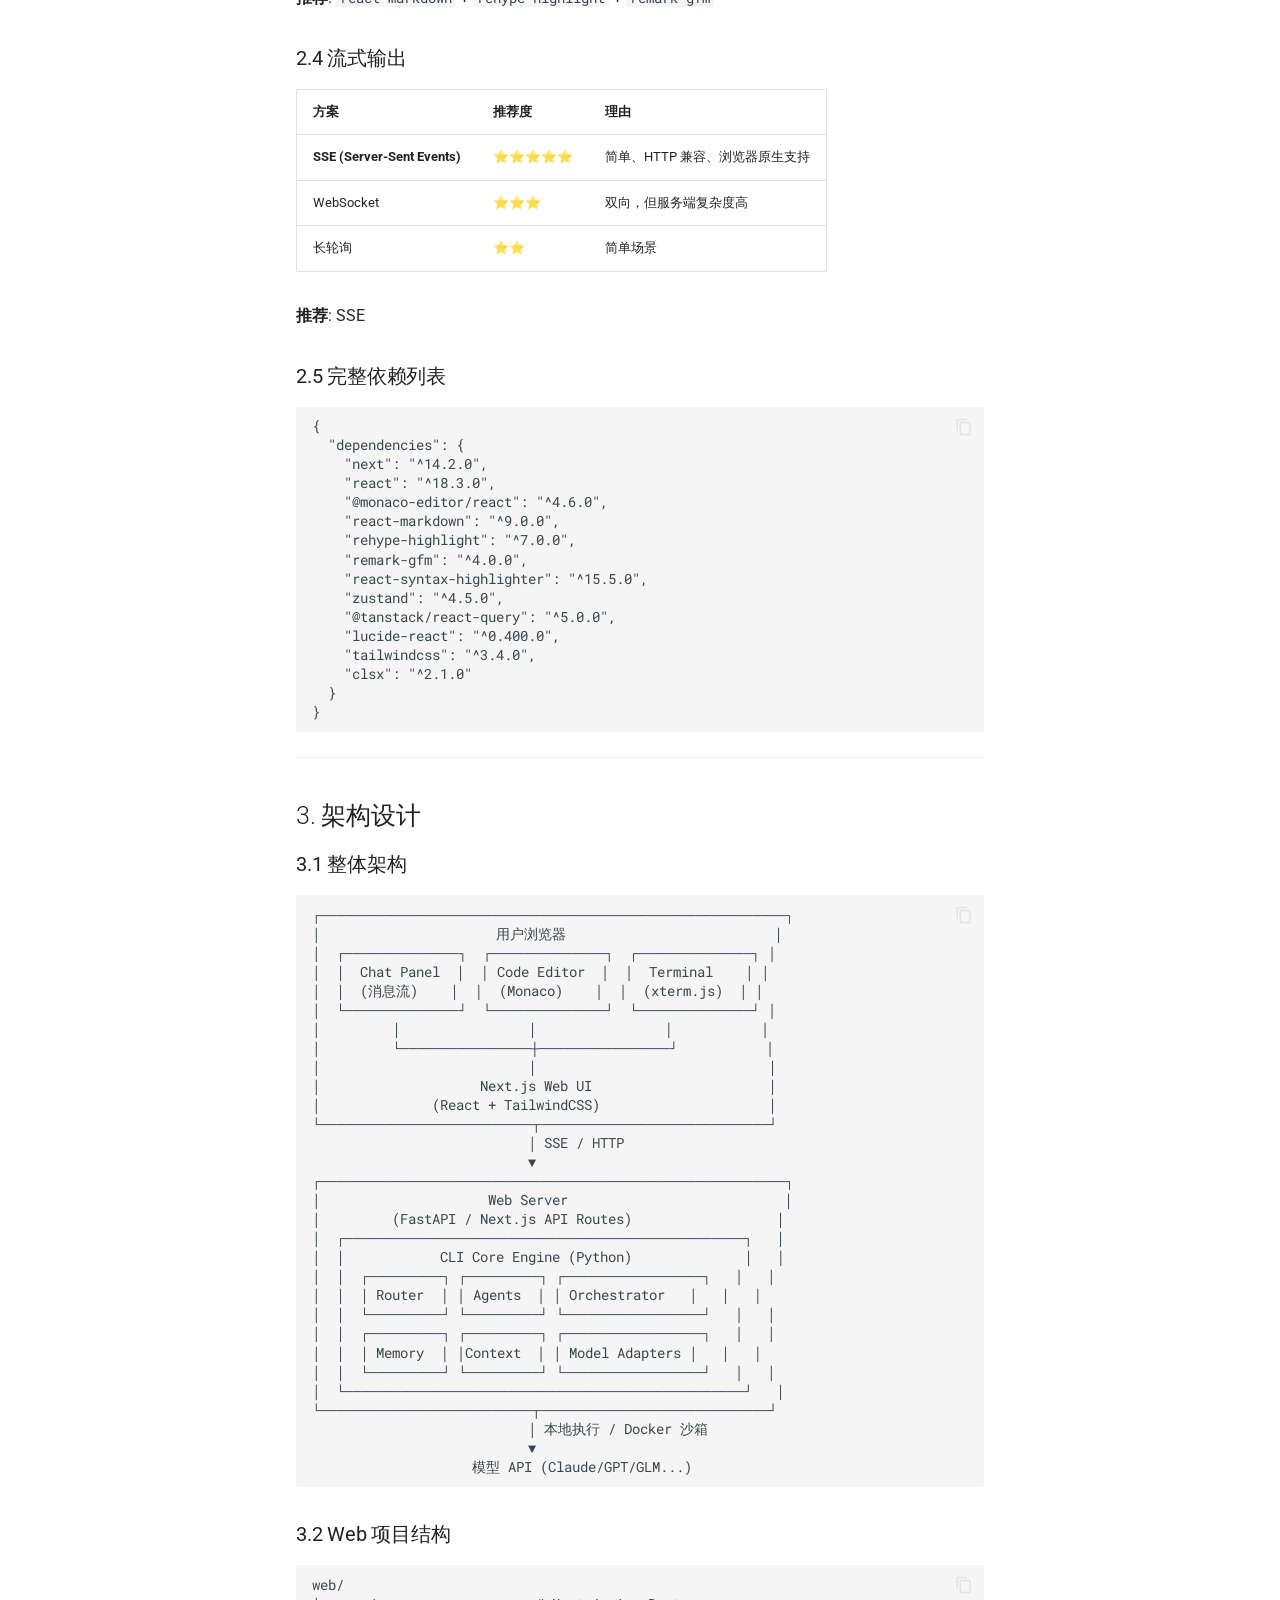
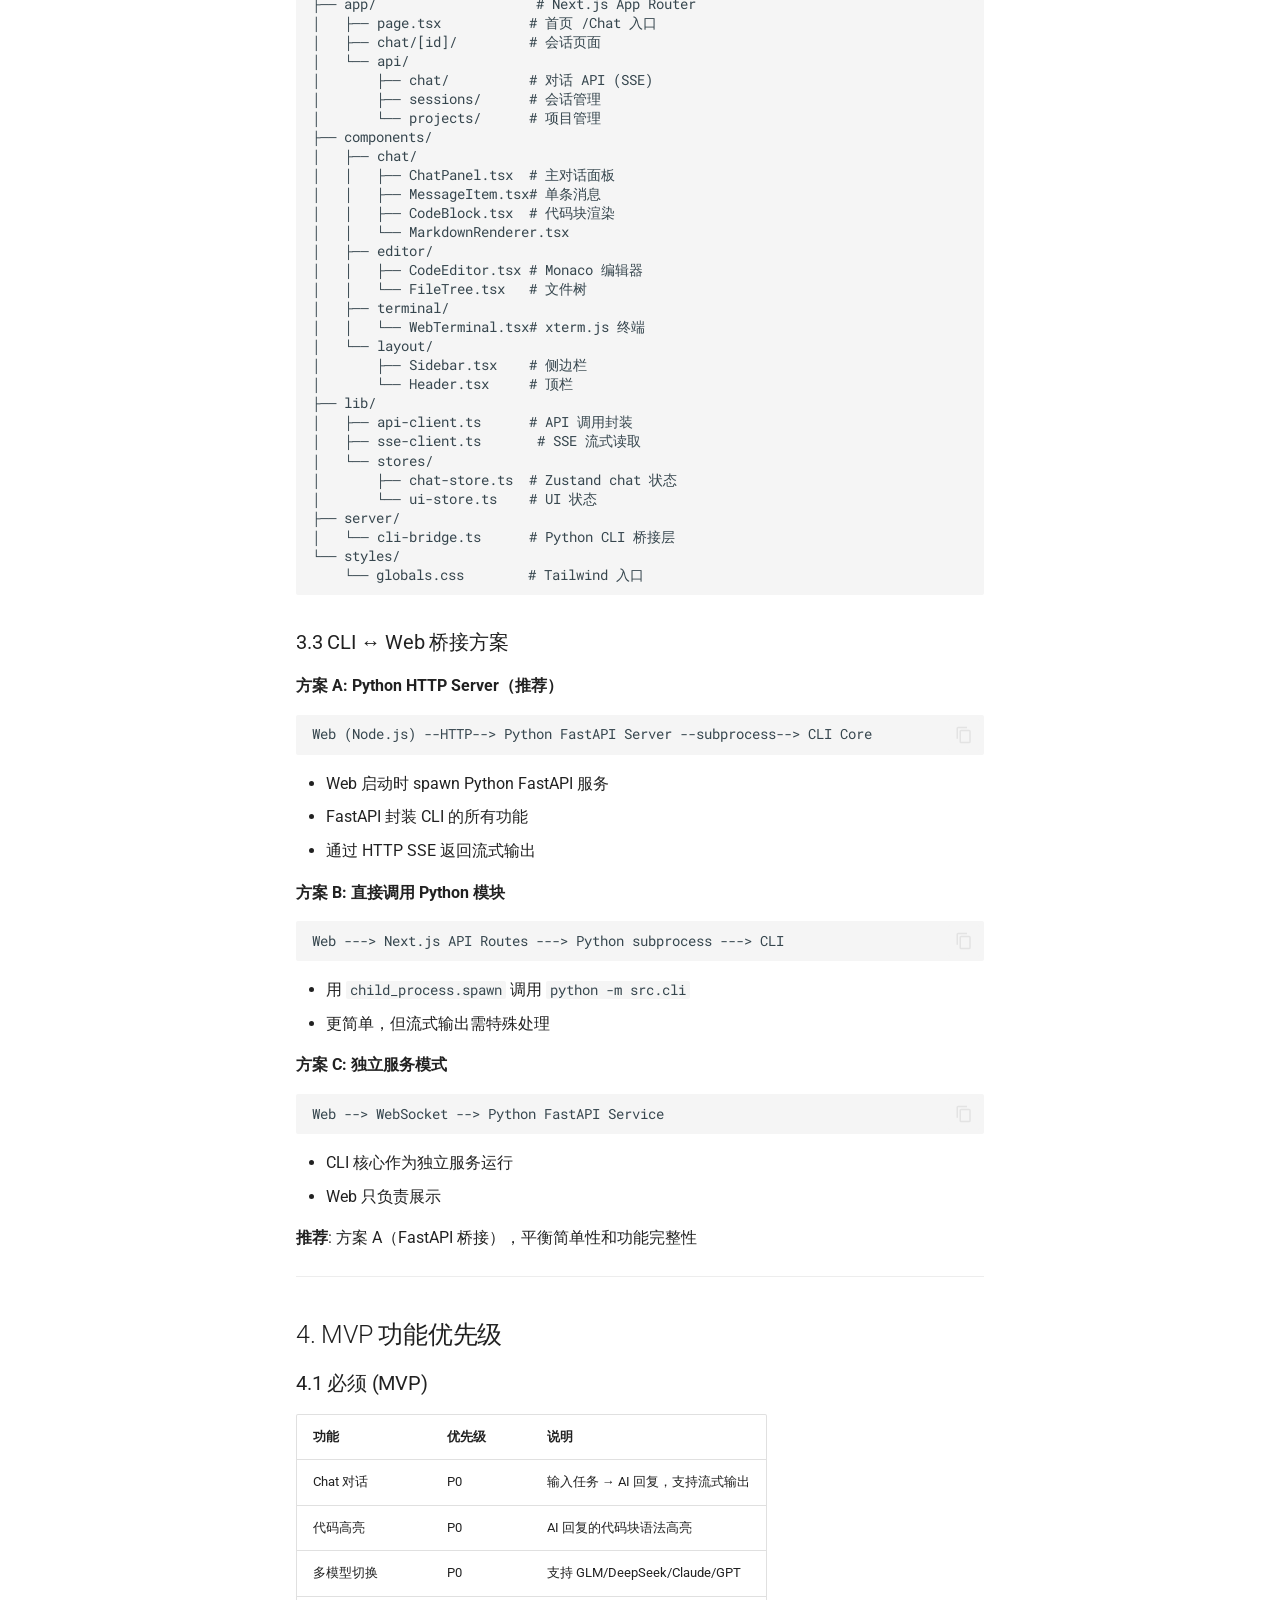
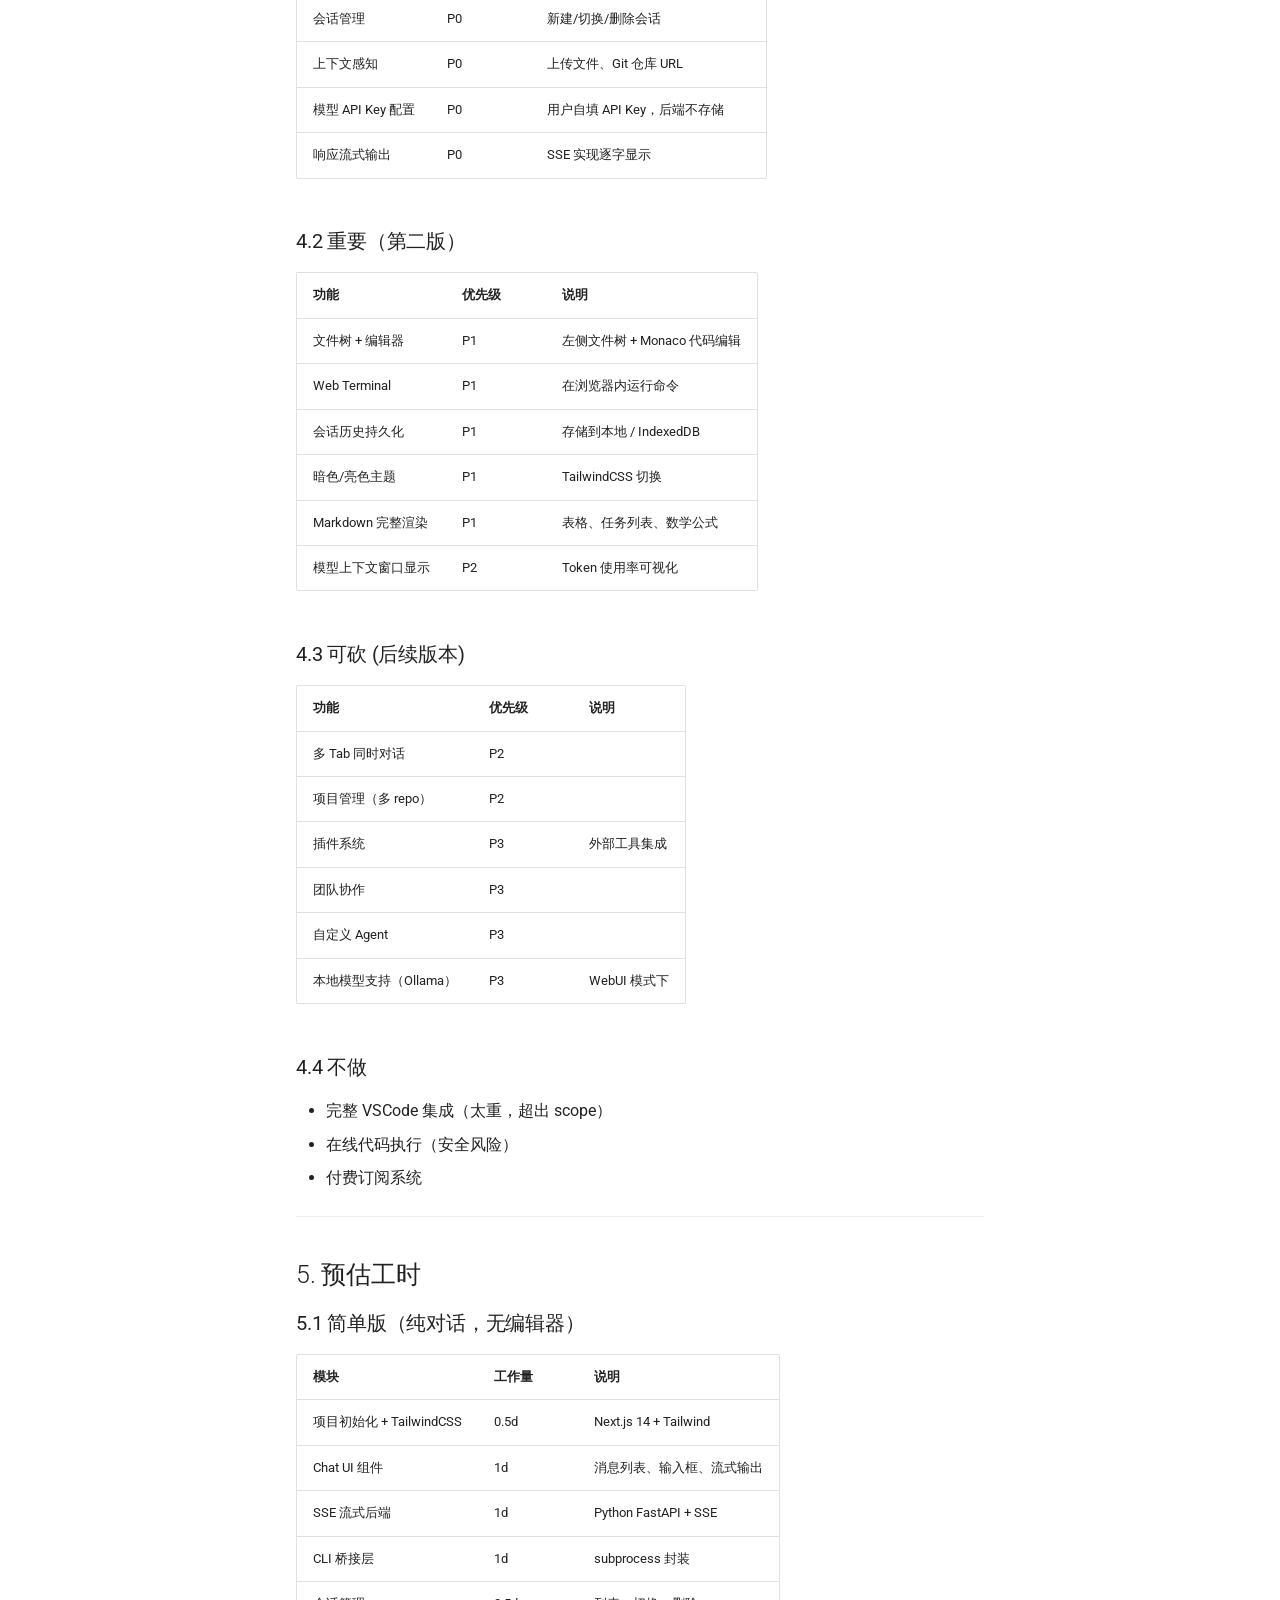
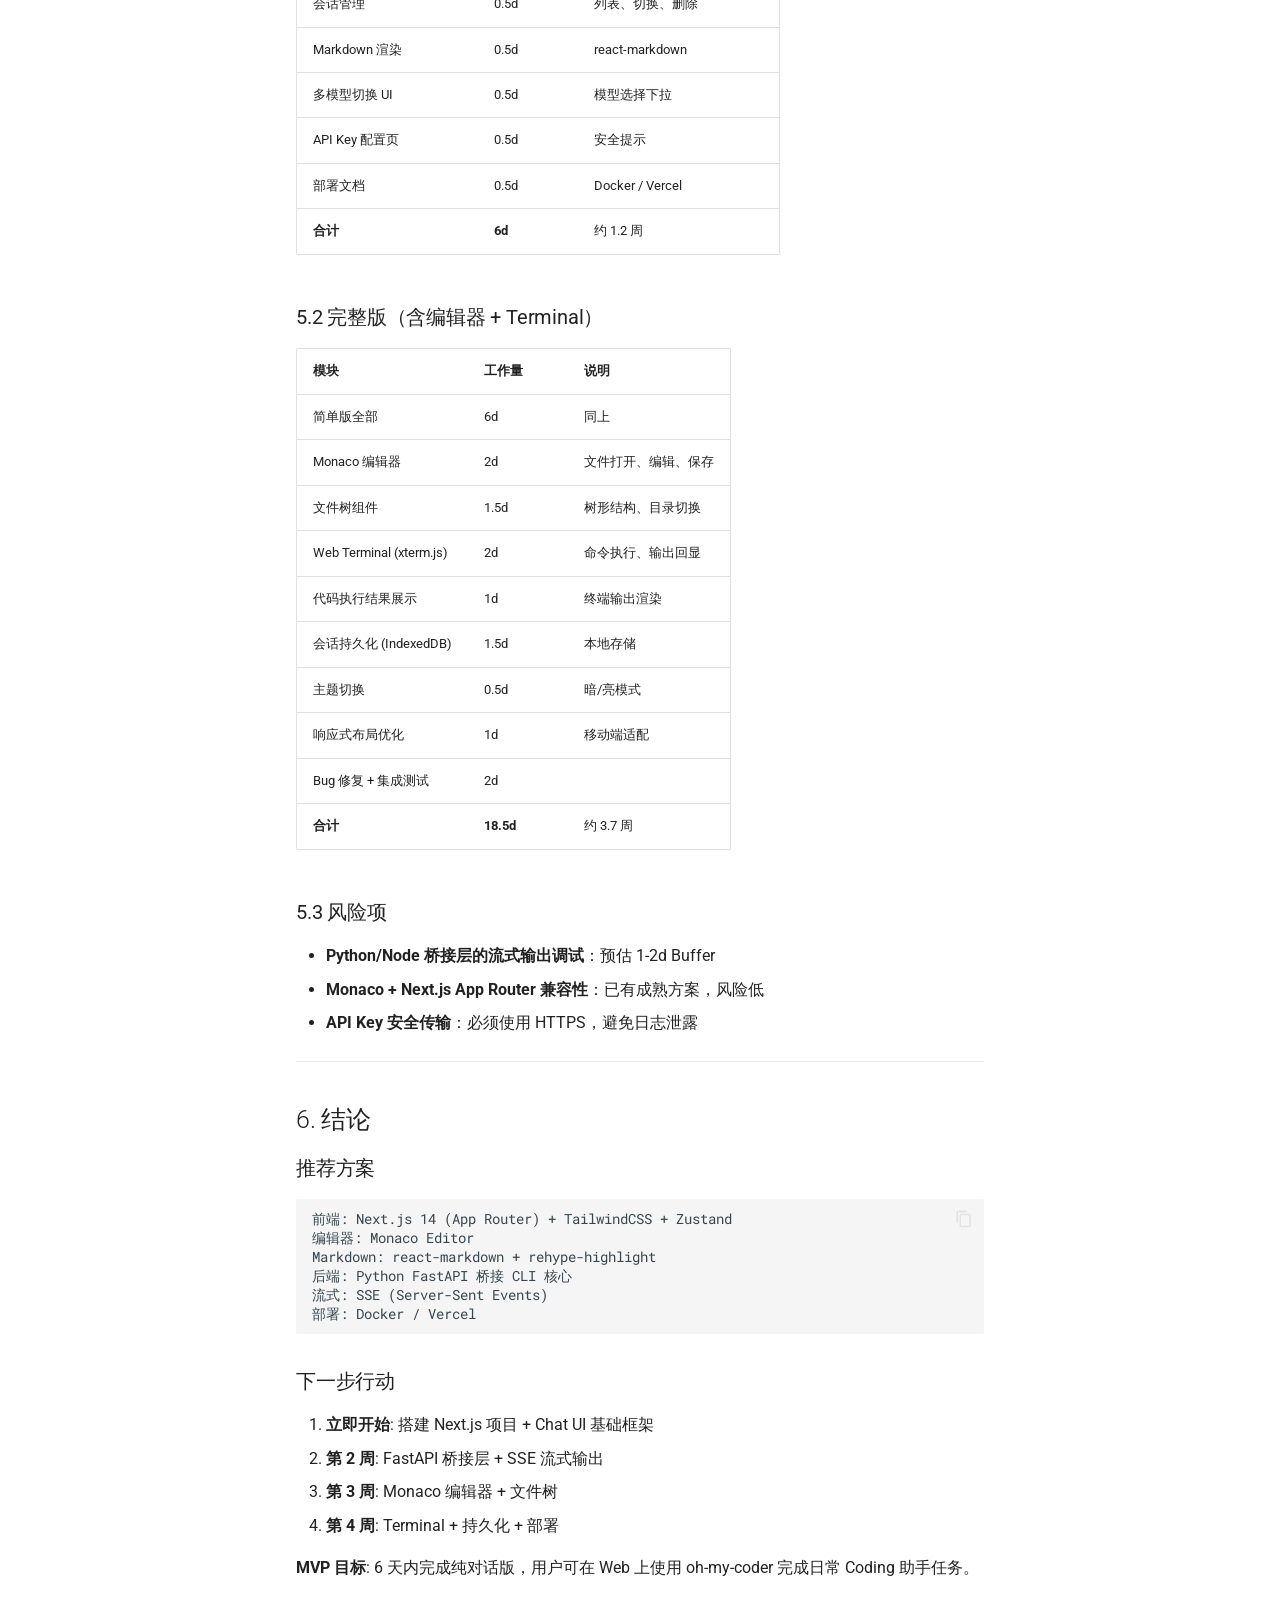
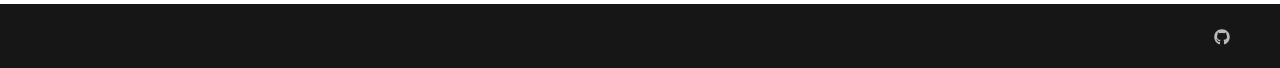
<file: research-web-ui/index.html>
<!doctype html>
<html lang="zh" class="no-js">
  <head>
    
      <meta charset="utf-8">
      <meta name="viewport" content="width=device-width,initial-scale=1">
      
        <meta name="description" content="🤖 多智能体 AI 编程助手，支持国内大模型，31 个专业 Agent，多 Agent 协作">
      
      
        <meta name="author" content="VOBC">
      
      
        <link rel="canonical" href="https://vobc.github.io/oh-my-coder/research-web-ui/">
      
      
      
      
        
      
      
      <link rel="icon" href="../assets/images/favicon.png">
      <meta name="generator" content="mkdocs-1.6.1, mkdocs-material-9.7.6">
    
    
      
        <title>Web UI 技术调研报告 - Oh My Coder 文档</title>
      
    
    
      <link rel="stylesheet" href="../assets/stylesheets/main.484c7ddc.min.css">
      
        
        <link rel="stylesheet" href="../assets/stylesheets/palette.ab4e12ef.min.css">
      
      


    
    
      
    
    
      
        
        
        <link rel="preconnect" href="https://fonts.gstatic.com" crossorigin>
        <link rel="stylesheet" href="https://fonts.googleapis.com/css?family=Roboto:300,300i,400,400i,700,700i%7CRoboto+Mono:400,400i,700,700i&display=fallback">
        <style>:root{--md-text-font:"Roboto";--md-code-font:"Roboto Mono"}</style>
      
    
    
    <script>__md_scope=new URL("..",location),__md_hash=e=>[...e].reduce(((e,_)=>(e<<5)-e+_.charCodeAt(0)),0),__md_get=(e,_=localStorage,t=__md_scope)=>JSON.parse(_.getItem(t.pathname+"."+e)),__md_set=(e,_,t=localStorage,a=__md_scope)=>{try{t.setItem(a.pathname+"."+e,JSON.stringify(_))}catch(e){}}</script>
    
      
  


  
  

<script id="__analytics">function __md_analytics(){function e(){dataLayer.push(arguments)}window.dataLayer=window.dataLayer||[],e("js",new Date),e("config","G-XXXXXXXXXX"),document.addEventListener("DOMContentLoaded",(function(){document.forms.search&&document.forms.search.query.addEventListener("blur",(function(){this.value&&e("event","search",{search_term:this.value})}));document$.subscribe((function(){var t=document.forms.feedback;if(void 0!==t)for(var a of t.querySelectorAll("[type=submit]"))a.addEventListener("click",(function(a){a.preventDefault();var n=document.location.pathname,d=this.getAttribute("data-md-value");e("event","feedback",{page:n,data:d}),t.firstElementChild.disabled=!0;var r=t.querySelector(".md-feedback__note [data-md-value='"+d+"']");r&&(r.hidden=!1)})),t.hidden=!1})),location$.subscribe((function(t){e("config","G-XXXXXXXXXX",{page_path:t.pathname})}))}));var t=document.createElement("script");t.async=!0,t.src="https://www.googletagmanager.com/gtag/js?id=G-XXXXXXXXXX",document.getElementById("__analytics").insertAdjacentElement("afterEnd",t)}</script>
  
    <script>"undefined"!=typeof __md_analytics&&__md_analytics()</script>
  

    
    
  </head>
  
  
    
    
      
    
    
    
    
    <body dir="ltr" data-md-color-scheme="default" data-md-color-primary="indigo" data-md-color-accent="indigo">
  
    
    <input class="md-toggle" data-md-toggle="drawer" type="checkbox" id="__drawer" autocomplete="off">
    <input class="md-toggle" data-md-toggle="search" type="checkbox" id="__search" autocomplete="off">
    <label class="md-overlay" for="__drawer"></label>
    <div data-md-component="skip">
      
        
        <a href="#web-ui" class="md-skip">
          跳转至
        </a>
      
    </div>
    <div data-md-component="announce">
      
    </div>
    
    
      

  

<header class="md-header md-header--shadow" data-md-component="header">
  <nav class="md-header__inner md-grid" aria-label="页眉">
    <a href=".." title="Oh My Coder 文档" class="md-header__button md-logo" aria-label="Oh My Coder 文档" data-md-component="logo">
      
  
  <svg xmlns="http://www.w3.org/2000/svg" viewBox="0 0 24 24"><path d="M12 8a3 3 0 0 0 3-3 3 3 0 0 0-3-3 3 3 0 0 0-3 3 3 3 0 0 0 3 3m0 3.54C9.64 9.35 6.5 8 3 8v11c3.5 0 6.64 1.35 9 3.54 2.36-2.19 5.5-3.54 9-3.54V8c-3.5 0-6.64 1.35-9 3.54"/></svg>

    </a>
    <label class="md-header__button md-icon" for="__drawer">
      
      <svg xmlns="http://www.w3.org/2000/svg" viewBox="0 0 24 24"><path d="M3 6h18v2H3zm0 5h18v2H3zm0 5h18v2H3z"/></svg>
    </label>
    <div class="md-header__title" data-md-component="header-title">
      <div class="md-header__ellipsis">
        <div class="md-header__topic">
          <span class="md-ellipsis">
            Oh My Coder 文档
          </span>
        </div>
        <div class="md-header__topic" data-md-component="header-topic">
          <span class="md-ellipsis">
            
              Web UI 技术调研报告
            
          </span>
        </div>
      </div>
    </div>
    
      
        <form class="md-header__option" data-md-component="palette">
  
    
    
    
    <input class="md-option" data-md-color-media="(prefers-color-scheme: light)" data-md-color-scheme="default" data-md-color-primary="indigo" data-md-color-accent="indigo"  aria-label="切换到深色模式"  type="radio" name="__palette" id="__palette_0">
    
      <label class="md-header__button md-icon" title="切换到深色模式" for="__palette_1" hidden>
        <svg xmlns="http://www.w3.org/2000/svg" viewBox="0 0 24 24"><path d="M12 8a4 4 0 0 0-4 4 4 4 0 0 0 4 4 4 4 0 0 0 4-4 4 4 0 0 0-4-4m0 10a6 6 0 0 1-6-6 6 6 0 0 1 6-6 6 6 0 0 1 6 6 6 6 0 0 1-6 6m8-9.31V4h-4.69L12 .69 8.69 4H4v4.69L.69 12 4 15.31V20h4.69L12 23.31 15.31 20H20v-4.69L23.31 12z"/></svg>
      </label>
    
  
    
    
    
    <input class="md-option" data-md-color-media="(prefers-color-scheme: dark)" data-md-color-scheme="slate" data-md-color-primary="indigo" data-md-color-accent="indigo"  aria-label="切换到浅色模式"  type="radio" name="__palette" id="__palette_1">
    
      <label class="md-header__button md-icon" title="切换到浅色模式" for="__palette_0" hidden>
        <svg xmlns="http://www.w3.org/2000/svg" viewBox="0 0 24 24"><path d="M12 18c-.89 0-1.74-.2-2.5-.55C11.56 16.5 13 14.42 13 12s-1.44-4.5-3.5-5.45C10.26 6.2 11.11 6 12 6a6 6 0 0 1 6 6 6 6 0 0 1-6 6m8-9.31V4h-4.69L12 .69 8.69 4H4v4.69L.69 12 4 15.31V20h4.69L12 23.31 15.31 20H20v-4.69L23.31 12z"/></svg>
      </label>
    
  
</form>
      
    
    
      <script>var palette=__md_get("__palette");if(palette&&palette.color){if("(prefers-color-scheme)"===palette.color.media){var media=matchMedia("(prefers-color-scheme: light)"),input=document.querySelector(media.matches?"[data-md-color-media='(prefers-color-scheme: light)']":"[data-md-color-media='(prefers-color-scheme: dark)']");palette.color.media=input.getAttribute("data-md-color-media"),palette.color.scheme=input.getAttribute("data-md-color-scheme"),palette.color.primary=input.getAttribute("data-md-color-primary"),palette.color.accent=input.getAttribute("data-md-color-accent")}for(var[key,value]of Object.entries(palette.color))document.body.setAttribute("data-md-color-"+key,value)}</script>
    
    
    
      
      
        <label class="md-header__button md-icon" for="__search">
          
          <svg xmlns="http://www.w3.org/2000/svg" viewBox="0 0 24 24"><path d="M9.5 3A6.5 6.5 0 0 1 16 9.5c0 1.61-.59 3.09-1.56 4.23l.27.27h.79l5 5-1.5 1.5-5-5v-.79l-.27-.27A6.52 6.52 0 0 1 9.5 16 6.5 6.5 0 0 1 3 9.5 6.5 6.5 0 0 1 9.5 3m0 2C7 5 5 7 5 9.5S7 14 9.5 14 14 12 14 9.5 12 5 9.5 5"/></svg>
        </label>
        <div class="md-search" data-md-component="search" role="dialog">
  <label class="md-search__overlay" for="__search"></label>
  <div class="md-search__inner" role="search">
    <form class="md-search__form" name="search">
      <input type="text" class="md-search__input" name="query" aria-label="搜索" placeholder="搜索" autocapitalize="off" autocorrect="off" autocomplete="off" spellcheck="false" data-md-component="search-query" required>
      <label class="md-search__icon md-icon" for="__search">
        
        <svg xmlns="http://www.w3.org/2000/svg" viewBox="0 0 24 24"><path d="M9.5 3A6.5 6.5 0 0 1 16 9.5c0 1.61-.59 3.09-1.56 4.23l.27.27h.79l5 5-1.5 1.5-5-5v-.79l-.27-.27A6.52 6.52 0 0 1 9.5 16 6.5 6.5 0 0 1 3 9.5 6.5 6.5 0 0 1 9.5 3m0 2C7 5 5 7 5 9.5S7 14 9.5 14 14 12 14 9.5 12 5 9.5 5"/></svg>
        
        <svg xmlns="http://www.w3.org/2000/svg" viewBox="0 0 24 24"><path d="M20 11v2H8l5.5 5.5-1.42 1.42L4.16 12l7.92-7.92L13.5 5.5 8 11z"/></svg>
      </label>
      <nav class="md-search__options" aria-label="查找">
        
        <button type="reset" class="md-search__icon md-icon" title="清空当前内容" aria-label="清空当前内容" tabindex="-1">
          
          <svg xmlns="http://www.w3.org/2000/svg" viewBox="0 0 24 24"><path d="M19 6.41 17.59 5 12 10.59 6.41 5 5 6.41 10.59 12 5 17.59 6.41 19 12 13.41 17.59 19 19 17.59 13.41 12z"/></svg>
        </button>
      </nav>
      
        <div class="md-search__suggest" data-md-component="search-suggest"></div>
      
    </form>
    <div class="md-search__output">
      <div class="md-search__scrollwrap" tabindex="0" data-md-scrollfix>
        <div class="md-search-result" data-md-component="search-result">
          <div class="md-search-result__meta">
            正在初始化搜索引擎
          </div>
          <ol class="md-search-result__list" role="presentation"></ol>
        </div>
      </div>
    </div>
  </div>
</div>
      
    
    
      <div class="md-header__source">
        <a href="https://github.com/VOBC/oh-my-coder" title="前往仓库" class="md-source" data-md-component="source">
  <div class="md-source__icon md-icon">
    
    <svg xmlns="http://www.w3.org/2000/svg" viewBox="0 0 448 512"><!--! Font Awesome Free 7.1.0 by @fontawesome - https://fontawesome.com License - https://fontawesome.com/license/free (Icons: CC BY 4.0, Fonts: SIL OFL 1.1, Code: MIT License) Copyright 2025 Fonticons, Inc.--><path d="M439.6 236.1 244 40.5c-5.4-5.5-12.8-8.5-20.4-8.5s-15 3-20.4 8.4L162.5 81l51.5 51.5c27.1-9.1 52.7 16.8 43.4 43.7l49.7 49.7c34.2-11.8 61.2 31 35.5 56.7-26.5 26.5-70.2-2.9-56-37.3L240.3 199v121.9c25.3 12.5 22.3 41.8 9.1 55-6.4 6.4-15.2 10.1-24.3 10.1s-17.8-3.6-24.3-10.1c-17.6-17.6-11.1-46.9 11.2-56v-123c-20.8-8.5-24.6-30.7-18.6-45L142.6 101 8.5 235.1C3 240.6 0 247.9 0 255.5s3 15 8.5 20.4l195.6 195.7c5.4 5.4 12.7 8.4 20.4 8.4s15-3 20.4-8.4l194.7-194.7c5.4-5.4 8.4-12.8 8.4-20.4s-3-15-8.4-20.4"/></svg>
  </div>
  <div class="md-source__repository">
    VOBC/oh-my-coder
  </div>
</a>
      </div>
    
  </nav>
  
</header>
    
    <div class="md-container" data-md-component="container">
      
      
        
          
        
      
      <main class="md-main" data-md-component="main">
        <div class="md-main__inner md-grid">
          
            
              
              <div class="md-sidebar md-sidebar--primary" data-md-component="sidebar" data-md-type="navigation" >
                <div class="md-sidebar__scrollwrap">
                  <div class="md-sidebar__inner">
                    



<nav class="md-nav md-nav--primary" aria-label="导航栏" data-md-level="0">
  <label class="md-nav__title" for="__drawer">
    <a href=".." title="Oh My Coder 文档" class="md-nav__button md-logo" aria-label="Oh My Coder 文档" data-md-component="logo">
      
  
  <svg xmlns="http://www.w3.org/2000/svg" viewBox="0 0 24 24"><path d="M12 8a3 3 0 0 0 3-3 3 3 0 0 0-3-3 3 3 0 0 0-3 3 3 3 0 0 0 3 3m0 3.54C9.64 9.35 6.5 8 3 8v11c3.5 0 6.64 1.35 9 3.54 2.36-2.19 5.5-3.54 9-3.54V8c-3.5 0-6.64 1.35-9 3.54"/></svg>

    </a>
    Oh My Coder 文档
  </label>
  
    <div class="md-nav__source">
      <a href="https://github.com/VOBC/oh-my-coder" title="前往仓库" class="md-source" data-md-component="source">
  <div class="md-source__icon md-icon">
    
    <svg xmlns="http://www.w3.org/2000/svg" viewBox="0 0 448 512"><!--! Font Awesome Free 7.1.0 by @fontawesome - https://fontawesome.com License - https://fontawesome.com/license/free (Icons: CC BY 4.0, Fonts: SIL OFL 1.1, Code: MIT License) Copyright 2025 Fonticons, Inc.--><path d="M439.6 236.1 244 40.5c-5.4-5.5-12.8-8.5-20.4-8.5s-15 3-20.4 8.4L162.5 81l51.5 51.5c27.1-9.1 52.7 16.8 43.4 43.7l49.7 49.7c34.2-11.8 61.2 31 35.5 56.7-26.5 26.5-70.2-2.9-56-37.3L240.3 199v121.9c25.3 12.5 22.3 41.8 9.1 55-6.4 6.4-15.2 10.1-24.3 10.1s-17.8-3.6-24.3-10.1c-17.6-17.6-11.1-46.9 11.2-56v-123c-20.8-8.5-24.6-30.7-18.6-45L142.6 101 8.5 235.1C3 240.6 0 247.9 0 255.5s3 15 8.5 20.4l195.6 195.7c5.4 5.4 12.7 8.4 20.4 8.4s15-3 20.4-8.4l194.7-194.7c5.4-5.4 8.4-12.8 8.4-20.4s-3-15-8.4-20.4"/></svg>
  </div>
  <div class="md-source__repository">
    VOBC/oh-my-coder
  </div>
</a>
    </div>
  
  <ul class="md-nav__list" data-md-scrollfix>
    
      
      
  
  
  
  
    <li class="md-nav__item">
      <a href=".." class="md-nav__link">
        
  
  
  <span class="md-ellipsis">
    
  
    Home
  

    
  </span>
  
  

      </a>
    </li>
  

    
      
      
  
  
  
  
    
    
    
    
      
        
        
      
    
    
    <li class="md-nav__item md-nav__item--section md-nav__item--nested">
      
        
        
          
        
        <input class="md-nav__toggle md-toggle md-toggle--indeterminate" type="checkbox" id="__nav_2" >
        
          
          <label class="md-nav__link" for="__nav_2" id="__nav_2_label" tabindex="">
            
  
  
  <span class="md-ellipsis">
    
  
    Guide
  

    
  </span>
  
  

            <span class="md-nav__icon md-icon"></span>
          </label>
        
        <nav class="md-nav" data-md-level="1" aria-labelledby="__nav_2_label" aria-expanded="false">
          <label class="md-nav__title" for="__nav_2">
            <span class="md-nav__icon md-icon"></span>
            
  
    Guide
  

          </label>
          <ul class="md-nav__list" data-md-scrollfix>
            
              
                
  
  
  
  
    <li class="md-nav__item">
      <a href="../guide/install/" class="md-nav__link">
        
  
  
  <span class="md-ellipsis">
    
  
    安装指南
  

    
  </span>
  
  

      </a>
    </li>
  

              
            
              
                
  
  
  
  
    <li class="md-nav__item">
      <a href="../guide/quick-start/" class="md-nav__link">
        
  
  
  <span class="md-ellipsis">
    
  
    快速开始详细指南
  

    
  </span>
  
  

      </a>
    </li>
  

              
            
              
                
  
  
  
  
    <li class="md-nav__item">
      <a href="../guide/models/" class="md-nav__link">
        
  
  
  <span class="md-ellipsis">
    
  
    模型配置
  

    
  </span>
  
  

      </a>
    </li>
  

              
            
              
                
  
  
  
  
    <li class="md-nav__item">
      <a href="../guide/free-models/" class="md-nav__link">
        
  
  
  <span class="md-ellipsis">
    
  
    免费模型推荐
  

    
  </span>
  
  

      </a>
    </li>
  

              
            
              
                
  
  
  
  
    <li class="md-nav__item">
      <a href="../guide/agents/" class="md-nav__link">
        
  
  
  <span class="md-ellipsis">
    
  
    Agent 系统
  

    
  </span>
  
  

      </a>
    </li>
  

              
            
              
                
  
  
  
  
    <li class="md-nav__item">
      <a href="../guide/workflows/" class="md-nav__link">
        
  
  
  <span class="md-ellipsis">
    
  
    工作流
  

    
  </span>
  
  

      </a>
    </li>
  

              
            
              
                
  
  
  
  
    <li class="md-nav__item">
      <a href="../guide/memory-system/" class="md-nav__link">
        
  
  
  <span class="md-ellipsis">
    
  
    分层记忆系统
  

    
  </span>
  
  

      </a>
    </li>
  

              
            
              
                
  
  
  
  
    <li class="md-nav__item">
      <a href="../guide/checkpoint/" class="md-nav__link">
        
  
  
  <span class="md-ellipsis">
    
  
    Checkpoint &amp; Rollback
  

    
  </span>
  
  

      </a>
    </li>
  

              
            
              
                
  
  
  
  
    <li class="md-nav__item">
      <a href="../guide/auto-skill/" class="md-nav__link">
        
  
  
  <span class="md-ellipsis">
    
  
    自动生成 Skills
  

    
  </span>
  
  

      </a>
    </li>
  

              
            
          </ul>
        </nav>
      
    </li>
  

    
      
      
  
  
  
  
    
    
    
    
      
        
        
      
    
    
    <li class="md-nav__item md-nav__item--section md-nav__item--nested">
      
        
        
          
        
        <input class="md-nav__toggle md-toggle md-toggle--indeterminate" type="checkbox" id="__nav_3" >
        
          
          <label class="md-nav__link" for="__nav_3" id="__nav_3_label" tabindex="">
            
  
  
  <span class="md-ellipsis">
    
  
    API
  

    
  </span>
  
  

            <span class="md-nav__icon md-icon"></span>
          </label>
        
        <nav class="md-nav" data-md-level="1" aria-labelledby="__nav_3_label" aria-expanded="false">
          <label class="md-nav__title" for="__nav_3">
            <span class="md-nav__icon md-icon"></span>
            
  
    API
  

          </label>
          <ul class="md-nav__list" data-md-scrollfix>
            
              
                
  
  
  
  
    <li class="md-nav__item">
      <a href="../api/cli/" class="md-nav__link">
        
  
  
  <span class="md-ellipsis">
    
  
    CLI 命令参考
  

    
  </span>
  
  

      </a>
    </li>
  

              
            
              
                
  
  
  
  
    <li class="md-nav__item">
      <a href="../api/http-api/" class="md-nav__link">
        
  
  
  <span class="md-ellipsis">
    
  
    HTTP API
  

    
  </span>
  
  

      </a>
    </li>
  

              
            
          </ul>
        </nav>
      
    </li>
  

    
      
      
  
  
  
  
    
    
    
    
      
        
        
      
    
    
    <li class="md-nav__item md-nav__item--section md-nav__item--nested">
      
        
        
          
        
        <input class="md-nav__toggle md-toggle md-toggle--indeterminate" type="checkbox" id="__nav_4" >
        
          
          <label class="md-nav__link" for="__nav_4" id="__nav_4_label" tabindex="">
            
  
  
  <span class="md-ellipsis">
    
  
    Features
  

    
  </span>
  
  

            <span class="md-nav__icon md-icon"></span>
          </label>
        
        <nav class="md-nav" data-md-level="1" aria-labelledby="__nav_4_label" aria-expanded="false">
          <label class="md-nav__title" for="__nav_4">
            <span class="md-nav__icon md-icon"></span>
            
  
    Features
  

          </label>
          <ul class="md-nav__list" data-md-scrollfix>
            
              
                
  
  
  
  
    <li class="md-nav__item">
      <a href="../features/capability-pack/" class="md-nav__link">
        
  
  
  <span class="md-ellipsis">
    
  
    能力包（Capability Pack）
  

    
  </span>
  
  

      </a>
    </li>
  

              
            
              
                
  
  
  
  
    <li class="md-nav__item">
      <a href="../features/checkpoint/" class="md-nav__link">
        
  
  
  <span class="md-ellipsis">
    
  
    检查点（Checkpoint）
  

    
  </span>
  
  

      </a>
    </li>
  

              
            
              
                
  
  
  
  
    <li class="md-nav__item">
      <a href="../features/mcp-server/" class="md-nav__link">
        
  
  
  <span class="md-ellipsis">
    
  
    MCP Server
  

    
  </span>
  
  

      </a>
    </li>
  

              
            
          </ul>
        </nav>
      
    </li>
  

    
      
      
  
  
  
  
    
    
    
    
      
        
        
      
    
    
    <li class="md-nav__item md-nav__item--section md-nav__item--nested">
      
        
        
          
        
        <input class="md-nav__toggle md-toggle md-toggle--indeterminate" type="checkbox" id="__nav_5" >
        
          
          <label class="md-nav__link" for="__nav_5" id="__nav_5_label" tabindex="">
            
  
  
  <span class="md-ellipsis">
    
  
    中文
  

    
  </span>
  
  

            <span class="md-nav__icon md-icon"></span>
          </label>
        
        <nav class="md-nav" data-md-level="1" aria-labelledby="__nav_5_label" aria-expanded="false">
          <label class="md-nav__title" for="__nav_5">
            <span class="md-nav__icon md-icon"></span>
            
  
    中文
  

          </label>
          <ul class="md-nav__list" data-md-scrollfix>
            
              
                
  
  
  
  
    <li class="md-nav__item">
      <a href="../zh/" class="md-nav__link">
        
  
  
  <span class="md-ellipsis">
    
  
    首页
  

    
  </span>
  
  

      </a>
    </li>
  

              
            
              
                
  
  
  
  
    <li class="md-nav__item">
      <a href="../zh/getting-started/" class="md-nav__link">
        
  
  
  <span class="md-ellipsis">
    
  
    快速开始
  

    
  </span>
  
  

      </a>
    </li>
  

              
            
              
                
  
  
  
  
    <li class="md-nav__item">
      <a href="../zh/tutorials/" class="md-nav__link">
        
  
  
  <span class="md-ellipsis">
    
  
    教程
  

    
  </span>
  
  

      </a>
    </li>
  

              
            
              
                
  
  
  
  
    <li class="md-nav__item">
      <a href="../zh/guide/install/" class="md-nav__link">
        
  
  
  <span class="md-ellipsis">
    
  
    安装指南
  

    
  </span>
  
  

      </a>
    </li>
  

              
            
              
                
  
  
  
  
    <li class="md-nav__item">
      <a href="../zh/guide/quick-start/" class="md-nav__link">
        
  
  
  <span class="md-ellipsis">
    
  
    快速开始详细
  

    
  </span>
  
  

      </a>
    </li>
  

              
            
              
                
  
  
  
  
    <li class="md-nav__item">
      <a href="../zh/guide/models/" class="md-nav__link">
        
  
  
  <span class="md-ellipsis">
    
  
    模型配置
  

    
  </span>
  
  

      </a>
    </li>
  

              
            
              
                
  
  
  
  
    <li class="md-nav__item">
      <a href="../zh/guide/model-config/" class="md-nav__link">
        
  
  
  <span class="md-ellipsis">
    
  
    模型详细配置
  

    
  </span>
  
  

      </a>
    </li>
  

              
            
              
                
  
  
  
  
    <li class="md-nav__item">
      <a href="../zh/guide/agents/" class="md-nav__link">
        
  
  
  <span class="md-ellipsis">
    
  
    Agent 介绍
  

    
  </span>
  
  

      </a>
    </li>
  

              
            
              
                
  
  
  
  
    <li class="md-nav__item">
      <a href="../zh/guide/workflows/" class="md-nav__link">
        
  
  
  <span class="md-ellipsis">
    
  
    工作流说明
  

    
  </span>
  
  

      </a>
    </li>
  

              
            
              
                
  
  
  
  
    <li class="md-nav__item">
      <a href="../zh/guide/deployment/" class="md-nav__link">
        
  
  
  <span class="md-ellipsis">
    
  
    部署说明
  

    
  </span>
  
  

      </a>
    </li>
  

              
            
              
                
  
  
  
  
    <li class="md-nav__item">
      <a href="../zh/guide/comparison/" class="md-nav__link">
        
  
  
  <span class="md-ellipsis">
    
  
    竞品对比
  

    
  </span>
  
  

      </a>
    </li>
  

              
            
              
                
  
  
  
  
    <li class="md-nav__item">
      <a href="../zh/FAQ/" class="md-nav__link">
        
  
  
  <span class="md-ellipsis">
    
  
    常见问题
  

    
  </span>
  
  

      </a>
    </li>
  

              
            
              
                
  
  
  
  
    
    
    
    
      
    
    
    <li class="md-nav__item md-nav__item--nested">
      
        
        
          
        
        <input class="md-nav__toggle md-toggle md-toggle--indeterminate" type="checkbox" id="__nav_5_13" >
        
          
          <label class="md-nav__link" for="__nav_5_13" id="__nav_5_13_label" tabindex="0">
            
  
  
  <span class="md-ellipsis">
    
  
    功能特性
  

    
  </span>
  
  

            <span class="md-nav__icon md-icon"></span>
          </label>
        
        <nav class="md-nav" data-md-level="2" aria-labelledby="__nav_5_13_label" aria-expanded="false">
          <label class="md-nav__title" for="__nav_5_13">
            <span class="md-nav__icon md-icon"></span>
            
  
    功能特性
  

          </label>
          <ul class="md-nav__list" data-md-scrollfix>
            
              
                
  
  
  
  
    <li class="md-nav__item">
      <a href="../zh/features/active-learning/" class="md-nav__link">
        
  
  
  <span class="md-ellipsis">
    
  
    🧠 主动学习模块
  

    
  </span>
  
  

      </a>
    </li>
  

              
            
              
                
  
  
  
  
    <li class="md-nav__item">
      <a href="../zh/features/capability-pack/" class="md-nav__link">
        
  
  
  <span class="md-ellipsis">
    
  
    能力包（Capability Pack）
  

    
  </span>
  
  

      </a>
    </li>
  

              
            
              
                
  
  
  
  
    <li class="md-nav__item">
      <a href="../zh/features/checkpoint/" class="md-nav__link">
        
  
  
  <span class="md-ellipsis">
    
  
    检查点（Checkpoint）
  

    
  </span>
  
  

      </a>
    </li>
  

              
            
              
                
  
  
  
  
    <li class="md-nav__item">
      <a href="../zh/features/gep-protocol/" class="md-nav__link">
        
  
  
  <span class="md-ellipsis">
    
  
    🧬 GEP 协议支持 (WIP)
  

    
  </span>
  
  

      </a>
    </li>
  

              
            
              
                
  
  
  
  
    <li class="md-nav__item">
      <a href="../zh/features/mcp-server/" class="md-nav__link">
        
  
  
  <span class="md-ellipsis">
    
  
    MCP Server
  

    
  </span>
  
  

      </a>
    </li>
  

              
            
              
                
  
  
  
  
    <li class="md-nav__item">
      <a href="../zh/features/quest-mode/" class="md-nav__link">
        
  
  
  <span class="md-ellipsis">
    
  
    🧙 Quest Mode（异步自主编程）
  

    
  </span>
  
  

      </a>
    </li>
  

              
            
          </ul>
        </nav>
      
    </li>
  

              
            
              
                
  
  
  
  
    
    
    
    
      
    
    
    <li class="md-nav__item md-nav__item--nested">
      
        
        
          
        
        <input class="md-nav__toggle md-toggle md-toggle--indeterminate" type="checkbox" id="__nav_5_14" >
        
          
          <label class="md-nav__link" for="__nav_5_14" id="__nav_5_14_label" tabindex="0">
            
  
  
  <span class="md-ellipsis">
    
  
    开发文档
  

    
  </span>
  
  

            <span class="md-nav__icon md-icon"></span>
          </label>
        
        <nav class="md-nav" data-md-level="2" aria-labelledby="__nav_5_14_label" aria-expanded="false">
          <label class="md-nav__title" for="__nav_5_14">
            <span class="md-nav__icon md-icon"></span>
            
  
    开发文档
  

          </label>
          <ul class="md-nav__list" data-md-scrollfix>
            
              
                
  
  
  
  
    <li class="md-nav__item">
      <a href="../zh/dev/architecture/" class="md-nav__link">
        
  
  
  <span class="md-ellipsis">
    
  
    Oh My Coder 架构设计
  

    
  </span>
  
  

      </a>
    </li>
  

              
            
              
                
  
  
  
  
    <li class="md-nav__item">
      <a href="../zh/dev/development-report/" class="md-nav__link">
        
  
  
  <span class="md-ellipsis">
    
  
    中长期功能开发报告
  

    
  </span>
  
  

      </a>
    </li>
  

              
            
              
                
  
  
  
  
    <li class="md-nav__item">
      <a href="../zh/dev/progress/" class="md-nav__link">
        
  
  
  <span class="md-ellipsis">
    
  
    📊 开发进度
  

    
  </span>
  
  

      </a>
    </li>
  

              
            
              
                
  
  
  
  
    <li class="md-nav__item">
      <a href="../zh/dev/task-tracking/" class="md-nav__link">
        
  
  
  <span class="md-ellipsis">
    
  
    代可行 - 开发任务文档
  

    
  </span>
  
  

      </a>
    </li>
  

              
            
              
                
  
  
  
  
    <li class="md-nav__item">
      <a href="../zh/dev/testing/" class="md-nav__link">
        
  
  
  <span class="md-ellipsis">
    
  
    🧪 测试
  

    
  </span>
  
  

      </a>
    </li>
  

              
            
          </ul>
        </nav>
      
    </li>
  

              
            
              
                
  
  
  
  
    
    
    
    
      
    
    
    <li class="md-nav__item md-nav__item--nested">
      
        
        
          
        
        <input class="md-nav__toggle md-toggle md-toggle--indeterminate" type="checkbox" id="__nav_5_15" >
        
          
          <label class="md-nav__link" for="__nav_5_15" id="__nav_5_15_label" tabindex="0">
            
  
  
  <span class="md-ellipsis">
    
  
    安全文档
  

    
  </span>
  
  

            <span class="md-nav__icon md-icon"></span>
          </label>
        
        <nav class="md-nav" data-md-level="2" aria-labelledby="__nav_5_15_label" aria-expanded="false">
          <label class="md-nav__title" for="__nav_5_15">
            <span class="md-nav__icon md-icon"></span>
            
  
    安全文档
  

          </label>
          <ul class="md-nav__list" data-md-scrollfix>
            
              
                
  
  
  
  
    <li class="md-nav__item">
      <a href="../zh/security/CODEQL_SOLUTIONS/" class="md-nav__link">
        
  
  
  <span class="md-ellipsis">
    
  
    CodeQL 解决方案库
  

    
  </span>
  
  

      </a>
    </li>
  

              
            
              
                
  
  
  
  
    <li class="md-nav__item">
      <a href="../zh/security/coding-guide/" class="md-nav__link">
        
  
  
  <span class="md-ellipsis">
    
  
    安全编码规范
  

    
  </span>
  
  

      </a>
    </li>
  

              
            
              
                
  
  
  
  
    <li class="md-nav__item">
      <a href="../zh/security/security-whackamole-investigation/" class="md-nav__link">
        
  
  
  <span class="md-ellipsis">
    
  
    GitHub Security "打地鼠" 问题深度调查报告
  

    
  </span>
  
  

      </a>
    </li>
  

              
            
              
                
  
  
  
  
    <li class="md-nav__item">
      <a href="../zh/security/user-guide/" class="md-nav__link">
        
  
  
  <span class="md-ellipsis">
    
  
    安全指南 - API密钥管理
  

    
  </span>
  
  

      </a>
    </li>
  

              
            
          </ul>
        </nav>
      
    </li>
  

              
            
          </ul>
        </nav>
      
    </li>
  

    
  </ul>
</nav>
                  </div>
                </div>
              </div>
            
            
              
              <div class="md-sidebar md-sidebar--secondary" data-md-component="sidebar" data-md-type="toc" >
                <div class="md-sidebar__scrollwrap">
                  <div class="md-sidebar__inner">
                    

<nav class="md-nav md-nav--secondary" aria-label="目录">
  
  
  
    
  
  
    <label class="md-nav__title" for="__toc">
      <span class="md-nav__icon md-icon"></span>
      目录
    </label>
    <ul class="md-nav__list" data-md-component="toc" data-md-scrollfix>
      
        <li class="md-nav__item">
  <a href="#1" class="md-nav__link">
    <span class="md-ellipsis">
      
        1. 竞品分析
      
    </span>
  </a>
  
    <nav class="md-nav" aria-label="1. 竞品分析">
      <ul class="md-nav__list">
        
          <li class="md-nav__item">
  <a href="#11-opencodegithub" class="md-nav__link">
    <span class="md-ellipsis">
      
        1.1 OpenCode（GitHub）
      
    </span>
  </a>
  
</li>
        
          <li class="md-nav__item">
  <a href="#12-cursor" class="md-nav__link">
    <span class="md-ellipsis">
      
        1.2 Cursor
      
    </span>
  </a>
  
</li>
        
          <li class="md-nav__item">
  <a href="#13-github-copilot-workspace" class="md-nav__link">
    <span class="md-ellipsis">
      
        1.3 GitHub Copilot Workspace
      
    </span>
  </a>
  
</li>
        
          <li class="md-nav__item">
  <a href="#14" class="md-nav__link">
    <span class="md-ellipsis">
      
        1.4 国内同类工具
      
    </span>
  </a>
  
</li>
        
          <li class="md-nav__item">
  <a href="#15" class="md-nav__link">
    <span class="md-ellipsis">
      
        1.5 竞品启示
      
    </span>
  </a>
  
</li>
        
      </ul>
    </nav>
  
</li>
      
        <li class="md-nav__item">
  <a href="#2" class="md-nav__link">
    <span class="md-ellipsis">
      
        2. 技术选型
      
    </span>
  </a>
  
    <nav class="md-nav" aria-label="2. 技术选型">
      <ul class="md-nav__list">
        
          <li class="md-nav__item">
  <a href="#21" class="md-nav__link">
    <span class="md-ellipsis">
      
        2.1 前端框架
      
    </span>
  </a>
  
</li>
        
          <li class="md-nav__item">
  <a href="#22" class="md-nav__link">
    <span class="md-ellipsis">
      
        2.2 代码编辑器
      
    </span>
  </a>
  
</li>
        
          <li class="md-nav__item">
  <a href="#23-markdown" class="md-nav__link">
    <span class="md-ellipsis">
      
        2.3 Markdown 渲染
      
    </span>
  </a>
  
</li>
        
          <li class="md-nav__item">
  <a href="#24" class="md-nav__link">
    <span class="md-ellipsis">
      
        2.4 流式输出
      
    </span>
  </a>
  
</li>
        
          <li class="md-nav__item">
  <a href="#25" class="md-nav__link">
    <span class="md-ellipsis">
      
        2.5 完整依赖列表
      
    </span>
  </a>
  
</li>
        
      </ul>
    </nav>
  
</li>
      
        <li class="md-nav__item">
  <a href="#3" class="md-nav__link">
    <span class="md-ellipsis">
      
        3. 架构设计
      
    </span>
  </a>
  
    <nav class="md-nav" aria-label="3. 架构设计">
      <ul class="md-nav__list">
        
          <li class="md-nav__item">
  <a href="#31" class="md-nav__link">
    <span class="md-ellipsis">
      
        3.1 整体架构
      
    </span>
  </a>
  
</li>
        
          <li class="md-nav__item">
  <a href="#32-web" class="md-nav__link">
    <span class="md-ellipsis">
      
        3.2 Web 项目结构
      
    </span>
  </a>
  
</li>
        
          <li class="md-nav__item">
  <a href="#33-cli-web" class="md-nav__link">
    <span class="md-ellipsis">
      
        3.3 CLI ↔ Web 桥接方案
      
    </span>
  </a>
  
</li>
        
      </ul>
    </nav>
  
</li>
      
        <li class="md-nav__item">
  <a href="#4-mvp" class="md-nav__link">
    <span class="md-ellipsis">
      
        4. MVP 功能优先级
      
    </span>
  </a>
  
    <nav class="md-nav" aria-label="4. MVP 功能优先级">
      <ul class="md-nav__list">
        
          <li class="md-nav__item">
  <a href="#41-mvp" class="md-nav__link">
    <span class="md-ellipsis">
      
        4.1 必须 (MVP)
      
    </span>
  </a>
  
</li>
        
          <li class="md-nav__item">
  <a href="#42" class="md-nav__link">
    <span class="md-ellipsis">
      
        4.2 重要（第二版）
      
    </span>
  </a>
  
</li>
        
          <li class="md-nav__item">
  <a href="#43" class="md-nav__link">
    <span class="md-ellipsis">
      
        4.3 可砍 (后续版本)
      
    </span>
  </a>
  
</li>
        
          <li class="md-nav__item">
  <a href="#44" class="md-nav__link">
    <span class="md-ellipsis">
      
        4.4 不做
      
    </span>
  </a>
  
</li>
        
      </ul>
    </nav>
  
</li>
      
        <li class="md-nav__item">
  <a href="#5" class="md-nav__link">
    <span class="md-ellipsis">
      
        5. 预估工时
      
    </span>
  </a>
  
    <nav class="md-nav" aria-label="5. 预估工时">
      <ul class="md-nav__list">
        
          <li class="md-nav__item">
  <a href="#51" class="md-nav__link">
    <span class="md-ellipsis">
      
        5.1 简单版（纯对话，无编辑器）
      
    </span>
  </a>
  
</li>
        
          <li class="md-nav__item">
  <a href="#52-terminal" class="md-nav__link">
    <span class="md-ellipsis">
      
        5.2 完整版（含编辑器 + Terminal）
      
    </span>
  </a>
  
</li>
        
          <li class="md-nav__item">
  <a href="#53" class="md-nav__link">
    <span class="md-ellipsis">
      
        5.3 风险项
      
    </span>
  </a>
  
</li>
        
      </ul>
    </nav>
  
</li>
      
        <li class="md-nav__item">
  <a href="#6" class="md-nav__link">
    <span class="md-ellipsis">
      
        6. 结论
      
    </span>
  </a>
  
    <nav class="md-nav" aria-label="6. 结论">
      <ul class="md-nav__list">
        
          <li class="md-nav__item">
  <a href="#_1" class="md-nav__link">
    <span class="md-ellipsis">
      
        推荐方案
      
    </span>
  </a>
  
</li>
        
          <li class="md-nav__item">
  <a href="#_2" class="md-nav__link">
    <span class="md-ellipsis">
      
        下一步行动
      
    </span>
  </a>
  
</li>
        
      </ul>
    </nav>
  
</li>
      
    </ul>
  
</nav>
                  </div>
                </div>
              </div>
            
          
          
            <div class="md-content" data-md-component="content">
              
              <article class="md-content__inner md-typeset">
                
                  


  
    <a href="https://github.com/VOBC/oh-my-coder/edit/main/docs/research-web-ui.md" title="编辑此页" class="md-content__button md-icon" rel="edit">
      
      <svg xmlns="http://www.w3.org/2000/svg" viewBox="0 0 24 24"><path d="M10 20H6V4h7v5h5v3.1l2-2V8l-6-6H6c-1.1 0-2 .9-2 2v16c0 1.1.9 2 2 2h4zm10.2-7c.1 0 .3.1.4.2l1.3 1.3c.2.2.2.6 0 .8l-1 1-2.1-2.1 1-1c.1-.1.2-.2.4-.2m0 3.9L14.1 23H12v-2.1l6.1-6.1z"/></svg>
    </a>
  
  
    
      
    
    <a href="https://github.com/VOBC/oh-my-coder/raw/main/docs/research-web-ui.md" title="查看本页的源代码" class="md-content__button md-icon">
      
      <svg xmlns="http://www.w3.org/2000/svg" viewBox="0 0 24 24"><path d="M17 18c.56 0 1 .44 1 1s-.44 1-1 1-1-.44-1-1 .44-1 1-1m0-3c-2.73 0-5.06 1.66-6 4 .94 2.34 3.27 4 6 4s5.06-1.66 6-4c-.94-2.34-3.27-4-6-4m0 6.5a2.5 2.5 0 0 1-2.5-2.5 2.5 2.5 0 0 1 2.5-2.5 2.5 2.5 0 0 1 2.5 2.5 2.5 2.5 0 0 1-2.5 2.5M9.27 20H6V4h7v5h5v4.07c.7.08 1.36.25 2 .49V8l-6-6H6a2 2 0 0 0-2 2v16a2 2 0 0 0 2 2h4.5a8.2 8.2 0 0 1-1.23-2"/></svg>
    </a>
  


<h1 id="web-ui">Web UI 技术调研报告</h1>
<p><strong>项目</strong>: oh-my-coder Web 在线版本<br />
<strong>日期</strong>: 2026-04-25<br />
<strong>目标</strong>: 确定 Web UI 技术栈和架构方案</p>
<hr />
<h2 id="1">1. 竞品分析</h2>
<h3 id="11-opencodegithub">1.1 OpenCode（GitHub）</h3>
<table>
<thead>
<tr>
<th>维度</th>
<th>OpenCode</th>
</tr>
</thead>
<tbody>
<tr>
<td><strong>官网</strong></td>
<td>opencode.ai</td>
</tr>
<tr>
<td><strong>技术栈</strong></td>
<td>Next.js + TailwindCSS + 自研 WebSocket 服务</td>
</tr>
<tr>
<td><strong>核心功能</strong></td>
<td>代码对话、Terminal、Web Search、文件编辑</td>
</tr>
<tr>
<td><strong>特点</strong></td>
<td>开源、完全在浏览器运行，支持 SSH 连接远程</td>
</tr>
<tr>
<td><strong>代码编辑器</strong></td>
<td>Monaco Editor（VSCode 同款）</td>
</tr>
<tr>
<td><strong>部署方式</strong></td>
<td>Docker 自托管 / Cloud 服务</td>
</tr>
</tbody>
</table>
<p><strong>优势</strong>:
- 完整的 Web Terminal 体验
- 实时流式响应
- 开源可自托管</p>
<p><strong>劣势</strong>:
- 主要面向 AI 对话，CLI 集成较弱
- 不支持多模型切换</p>
<h3 id="12-cursor">1.2 Cursor</h3>
<table>
<thead>
<tr>
<th>维度</th>
<th>Cursor</th>
</tr>
</thead>
<tbody>
<tr>
<td><strong>官网</strong></td>
<td>cursor.com</td>
</tr>
<tr>
<td><strong>技术栈</strong></td>
<td>Electron + React（封装 VSCode）</td>
</tr>
<tr>
<td><strong>核心功能</strong></td>
<td>AI 代码补全、Chat、Agent</td>
</tr>
<tr>
<td><strong>特点</strong></td>
<td>桌面应用，Web 版（cursor.com）正在发展</td>
</tr>
<tr>
<td><strong>代码编辑器</strong></td>
<td>Monaco（同 VSCode）</td>
</tr>
</tbody>
</table>
<p><strong>优势</strong>:
- 最强代码补全体验
- 生态完善</p>
<p><strong>劣势</strong>:
- 闭源，API 依赖 OpenAI/Anthropic
- 桌面为主，Web 功能有限</p>
<h3 id="13-github-copilot-workspace">1.3 GitHub Copilot Workspace</h3>
<table>
<thead>
<tr>
<th>维度</th>
<th>Copilot Workspace</th>
</tr>
</thead>
<tbody>
<tr>
<td><strong>技术栈</strong></td>
<td>Next.js + React</td>
</tr>
<tr>
<td><strong>核心功能</strong></td>
<td>自然语言 → 代码 → PR</td>
</tr>
<tr>
<td><strong>特点</strong></td>
<td>纯云端，Web Only</td>
</tr>
</tbody>
</table>
<h3 id="14">1.4 国内同类工具</h3>
<table>
<thead>
<tr>
<th>工具</th>
<th>特点</th>
</tr>
</thead>
<tbody>
<tr>
<td><strong>阿里通义灵码</strong></td>
<td>VSCode/JetBrains 插件，Web UI 较弱</td>
</tr>
<tr>
<td><strong>百度文心快码</strong></td>
<td>企业内部为主</td>
</tr>
<tr>
<td><strong>讯飞友伴</strong></td>
<td>对话为主，无代码编辑</td>
</tr>
</tbody>
</table>
<h3 id="15">1.5 竞品启示</h3>
<pre><code>OpenCode 是最佳参考：
- 开源 + 可自托管
- 技术栈（Next.js + Monaco）成熟
- 架构（WebSocket 长连接）适合流式输出
- 与 CLI 工具结合的方式值得借鉴
</code></pre>
<hr />
<h2 id="2">2. 技术选型</h2>
<h3 id="21">2.1 前端框架</h3>
<table>
<thead>
<tr>
<th>框架</th>
<th>推荐度</th>
<th>理由</th>
</tr>
</thead>
<tbody>
<tr>
<td><strong>Next.js (React)</strong></td>
<td>⭐⭐⭐⭐⭐</td>
<td>成熟 SEO 好，API Routes 内置，支持 RSC</td>
</tr>
<tr>
<td>Vue</td>
<td>⭐⭐⭐</td>
<td>学习曲线低，但组件生态不如 React</td>
</tr>
<tr>
<td>Svelte</td>
<td>⭐⭐</td>
<td>轻量，但团队熟悉度低</td>
</tr>
<tr>
<td>SvelteKit</td>
<td>⭐⭐</td>
<td>同上</td>
</tr>
</tbody>
</table>
<p><strong>推荐</strong>: Next.js 14+ (App Router)</p>
<h3 id="22">2.2 代码编辑器</h3>
<table>
<thead>
<tr>
<th>编辑器</th>
<th>推荐度</th>
<th>理由</th>
</tr>
</thead>
<tbody>
<tr>
<td><strong>Monaco Editor</strong></td>
<td>⭐⭐⭐⭐⭐</td>
<td>VSCode 同款，功能最强</td>
</tr>
<tr>
<td>CodeMirror 6</td>
<td>⭐⭐⭐</td>
<td>轻量，定制强，但功能少</td>
</tr>
<tr>
<td>Ace</td>
<td>⭐</td>
<td>老旧，维护差</td>
</tr>
<tr>
<td>CodePen Embed</td>
<td>❌</td>
<td>不适合集成</td>
</tr>
</tbody>
</table>
<p><strong>推荐</strong>: Monaco Editor via <code>@monaco-editor/react</code></p>
<h3 id="23-markdown">2.3 Markdown 渲染</h3>
<table>
<thead>
<tr>
<th>库</th>
<th>推荐度</th>
<th>理由</th>
</tr>
</thead>
<tbody>
<tr>
<td><strong>react-markdown</strong></td>
<td>⭐⭐⭐⭐⭐</td>
<td>插件化、支持 GFM、支持代码高亮</td>
</tr>
<tr>
<td><strong>@uiw/react-md-editor</strong></td>
<td>⭐⭐⭐⭐</td>
<td>Markdown 编辑器二合一</td>
</tr>
<tr>
<td>markdown-it</td>
<td>⭐⭐⭐</td>
<td>老牌，纯渲染</td>
</tr>
<tr>
<td>remark / rehype</td>
<td>⭐⭐⭐⭐</td>
<td>低层 API，灵活</td>
</tr>
</tbody>
</table>
<p><strong>推荐</strong>: <code>react-markdown</code> + <code>rehype-highlight</code> + <code>remark-gfm</code></p>
<h3 id="24">2.4 流式输出</h3>
<table>
<thead>
<tr>
<th>方案</th>
<th>推荐度</th>
<th>理由</th>
</tr>
</thead>
<tbody>
<tr>
<td><strong>SSE (Server-Sent Events)</strong></td>
<td>⭐⭐⭐⭐⭐</td>
<td>简单、HTTP 兼容、浏览器原生支持</td>
</tr>
<tr>
<td>WebSocket</td>
<td>⭐⭐⭐</td>
<td>双向，但服务端复杂度高</td>
</tr>
<tr>
<td>长轮询</td>
<td>⭐⭐</td>
<td>简单场景</td>
</tr>
</tbody>
</table>
<p><strong>推荐</strong>: SSE</p>
<h3 id="25">2.5 完整依赖列表</h3>
<pre><code class="language-json">{
  &quot;dependencies&quot;: {
    &quot;next&quot;: &quot;^14.2.0&quot;,
    &quot;react&quot;: &quot;^18.3.0&quot;,
    &quot;@monaco-editor/react&quot;: &quot;^4.6.0&quot;,
    &quot;react-markdown&quot;: &quot;^9.0.0&quot;,
    &quot;rehype-highlight&quot;: &quot;^7.0.0&quot;,
    &quot;remark-gfm&quot;: &quot;^4.0.0&quot;,
    &quot;react-syntax-highlighter&quot;: &quot;^15.5.0&quot;,
    &quot;zustand&quot;: &quot;^4.5.0&quot;,
    &quot;@tanstack/react-query&quot;: &quot;^5.0.0&quot;,
    &quot;lucide-react&quot;: &quot;^0.400.0&quot;,
    &quot;tailwindcss&quot;: &quot;^3.4.0&quot;,
    &quot;clsx&quot;: &quot;^2.1.0&quot;
  }
}
</code></pre>
<hr />
<h2 id="3">3. 架构设计</h2>
<h3 id="31">3.1 整体架构</h3>
<pre><code>┌─────────────────────────────────────────────────────────┐
│                      用户浏览器                          │
│  ┌──────────────┐  ┌──────────────┐  ┌──────────────┐ │
│  │  Chat Panel  │  │ Code Editor  │  │  Terminal    │ │
│  │  (消息流)    │  │  (Monaco)    │  │  (xterm.js)  │ │
│  └──────────────┘  └──────────────┘  └──────────────┘ │
│         │                │                │           │
│         └────────────────┼────────────────┘           │
│                          │                             │
│                    Next.js Web UI                      │
│              (React + TailwindCSS)                     │
└──────────────────────────┬────────────────────────────┘
                           │ SSE / HTTP
                           ▼
┌─────────────────────────────────────────────────────────┐
│                     Web Server                           │
│         (FastAPI / Next.js API Routes)                  │
│  ┌─────────────────────────────────────────────────┐   │
│  │            CLI Core Engine (Python)              │   │
│  │  ┌─────────┐ ┌─────────┐ ┌─────────────────┐   │   │
│  │  │ Router  │ │ Agents  │ │ Orchestrator   │   │   │
│  │  └─────────┘ └─────────┘ └─────────────────┘   │   │
│  │  ┌─────────┐ ┌─────────┐ ┌─────────────────┐   │   │
│  │  │ Memory  │ │Context  │ │ Model Adapters │   │   │
│  │  └─────────┘ └─────────┘ └─────────────────┘   │   │
│  └─────────────────────────────────────────────────┘   │
└──────────────────────────┬────────────────────────────┘
                           │ 本地执行 / Docker 沙箱
                           ▼
                    模型 API (Claude/GPT/GLM...)
</code></pre>
<h3 id="32-web">3.2 Web 项目结构</h3>
<pre><code>web/
├── app/                    # Next.js App Router
│   ├── page.tsx           # 首页 /Chat 入口
│   ├── chat/[id]/         # 会话页面
│   └── api/
│       ├── chat/          # 对话 API (SSE)
│       ├── sessions/      # 会话管理
│       └── projects/      # 项目管理
├── components/
│   ├── chat/
│   │   ├── ChatPanel.tsx  # 主对话面板
│   │   ├── MessageItem.tsx# 单条消息
│   │   ├── CodeBlock.tsx  # 代码块渲染
│   │   └── MarkdownRenderer.tsx
│   ├── editor/
│   │   ├── CodeEditor.tsx # Monaco 编辑器
│   │   └── FileTree.tsx   # 文件树
│   ├── terminal/
│   │   └── WebTerminal.tsx# xterm.js 终端
│   └── layout/
│       ├── Sidebar.tsx    # 侧边栏
│       └── Header.tsx     # 顶栏
├── lib/
│   ├── api-client.ts      # API 调用封装
│   ├── sse-client.ts       # SSE 流式读取
│   └── stores/
│       ├── chat-store.ts  # Zustand chat 状态
│       └── ui-store.ts    # UI 状态
├── server/
│   └── cli-bridge.ts      # Python CLI 桥接层
└── styles/
    └── globals.css        # Tailwind 入口
</code></pre>
<h3 id="33-cli-web">3.3 CLI ↔ Web 桥接方案</h3>
<p><strong>方案 A: Python HTTP Server（推荐）</strong></p>
<pre><code>Web (Node.js) --HTTP--&gt; Python FastAPI Server --subprocess--&gt; CLI Core
</code></pre>
<ul>
<li>Web 启动时 spawn Python FastAPI 服务</li>
<li>FastAPI 封装 CLI 的所有功能</li>
<li>通过 HTTP SSE 返回流式输出</li>
</ul>
<p><strong>方案 B: 直接调用 Python 模块</strong></p>
<pre><code>Web ---&gt; Next.js API Routes ---&gt; Python subprocess ---&gt; CLI
</code></pre>
<ul>
<li>用 <code>child_process.spawn</code> 调用 <code>python -m src.cli</code></li>
<li>更简单，但流式输出需特殊处理</li>
</ul>
<p><strong>方案 C: 独立服务模式</strong></p>
<pre><code>Web --&gt; WebSocket --&gt; Python FastAPI Service
</code></pre>
<ul>
<li>CLI 核心作为独立服务运行</li>
<li>Web 只负责展示</li>
</ul>
<p><strong>推荐</strong>: 方案 A（FastAPI 桥接），平衡简单性和功能完整性</p>
<hr />
<h2 id="4-mvp">4. MVP 功能优先级</h2>
<h3 id="41-mvp">4.1 必须 (MVP)</h3>
<table>
<thead>
<tr>
<th>功能</th>
<th>优先级</th>
<th>说明</th>
</tr>
</thead>
<tbody>
<tr>
<td>Chat 对话</td>
<td>P0</td>
<td>输入任务 → AI 回复，支持流式输出</td>
</tr>
<tr>
<td>代码高亮</td>
<td>P0</td>
<td>AI 回复的代码块语法高亮</td>
</tr>
<tr>
<td>多模型切换</td>
<td>P0</td>
<td>支持 GLM/DeepSeek/Claude/GPT</td>
</tr>
<tr>
<td>会话管理</td>
<td>P0</td>
<td>新建/切换/删除会话</td>
</tr>
<tr>
<td>上下文感知</td>
<td>P0</td>
<td>上传文件、Git 仓库 URL</td>
</tr>
<tr>
<td>模型 API Key 配置</td>
<td>P0</td>
<td>用户自填 API Key，后端不存储</td>
</tr>
<tr>
<td>响应流式输出</td>
<td>P0</td>
<td>SSE 实现逐字显示</td>
</tr>
</tbody>
</table>
<h3 id="42">4.2 重要（第二版）</h3>
<table>
<thead>
<tr>
<th>功能</th>
<th>优先级</th>
<th>说明</th>
</tr>
</thead>
<tbody>
<tr>
<td>文件树 + 编辑器</td>
<td>P1</td>
<td>左侧文件树 + Monaco 代码编辑</td>
</tr>
<tr>
<td>Web Terminal</td>
<td>P1</td>
<td>在浏览器内运行命令</td>
</tr>
<tr>
<td>会话历史持久化</td>
<td>P1</td>
<td>存储到本地 / IndexedDB</td>
</tr>
<tr>
<td>暗色/亮色主题</td>
<td>P1</td>
<td>TailwindCSS 切换</td>
</tr>
<tr>
<td>Markdown 完整渲染</td>
<td>P1</td>
<td>表格、任务列表、数学公式</td>
</tr>
<tr>
<td>模型上下文窗口显示</td>
<td>P2</td>
<td>Token 使用率可视化</td>
</tr>
</tbody>
</table>
<h3 id="43">4.3 可砍 (后续版本)</h3>
<table>
<thead>
<tr>
<th>功能</th>
<th>优先级</th>
<th>说明</th>
</tr>
</thead>
<tbody>
<tr>
<td>多 Tab 同时对话</td>
<td>P2</td>
<td></td>
</tr>
<tr>
<td>项目管理（多 repo）</td>
<td>P2</td>
<td></td>
</tr>
<tr>
<td>插件系统</td>
<td>P3</td>
<td>外部工具集成</td>
</tr>
<tr>
<td>团队协作</td>
<td>P3</td>
<td></td>
</tr>
<tr>
<td>自定义 Agent</td>
<td>P3</td>
<td></td>
</tr>
<tr>
<td>本地模型支持（Ollama）</td>
<td>P3</td>
<td>WebUI 模式下</td>
</tr>
</tbody>
</table>
<h3 id="44">4.4 不做</h3>
<ul>
<li>完整 VSCode 集成（太重，超出 scope）</li>
<li>在线代码执行（安全风险）</li>
<li>付费订阅系统</li>
</ul>
<hr />
<h2 id="5">5. 预估工时</h2>
<h3 id="51">5.1 简单版（纯对话，无编辑器）</h3>
<table>
<thead>
<tr>
<th>模块</th>
<th>工作量</th>
<th>说明</th>
</tr>
</thead>
<tbody>
<tr>
<td>项目初始化 + TailwindCSS</td>
<td>0.5d</td>
<td>Next.js 14 + Tailwind</td>
</tr>
<tr>
<td>Chat UI 组件</td>
<td>1d</td>
<td>消息列表、输入框、流式输出</td>
</tr>
<tr>
<td>SSE 流式后端</td>
<td>1d</td>
<td>Python FastAPI + SSE</td>
</tr>
<tr>
<td>CLI 桥接层</td>
<td>1d</td>
<td>subprocess 封装</td>
</tr>
<tr>
<td>会话管理</td>
<td>0.5d</td>
<td>列表、切换、删除</td>
</tr>
<tr>
<td>Markdown 渲染</td>
<td>0.5d</td>
<td>react-markdown</td>
</tr>
<tr>
<td>多模型切换 UI</td>
<td>0.5d</td>
<td>模型选择下拉</td>
</tr>
<tr>
<td>API Key 配置页</td>
<td>0.5d</td>
<td>安全提示</td>
</tr>
<tr>
<td>部署文档</td>
<td>0.5d</td>
<td>Docker / Vercel</td>
</tr>
<tr>
<td><strong>合计</strong></td>
<td><strong>6d</strong></td>
<td>约 1.2 周</td>
</tr>
</tbody>
</table>
<h3 id="52-terminal">5.2 完整版（含编辑器 + Terminal）</h3>
<table>
<thead>
<tr>
<th>模块</th>
<th>工作量</th>
<th>说明</th>
</tr>
</thead>
<tbody>
<tr>
<td>简单版全部</td>
<td>6d</td>
<td>同上</td>
</tr>
<tr>
<td>Monaco 编辑器</td>
<td>2d</td>
<td>文件打开、编辑、保存</td>
</tr>
<tr>
<td>文件树组件</td>
<td>1.5d</td>
<td>树形结构、目录切换</td>
</tr>
<tr>
<td>Web Terminal (xterm.js)</td>
<td>2d</td>
<td>命令执行、输出回显</td>
</tr>
<tr>
<td>代码执行结果展示</td>
<td>1d</td>
<td>终端输出渲染</td>
</tr>
<tr>
<td>会话持久化 (IndexedDB)</td>
<td>1.5d</td>
<td>本地存储</td>
</tr>
<tr>
<td>主题切换</td>
<td>0.5d</td>
<td>暗/亮模式</td>
</tr>
<tr>
<td>响应式布局优化</td>
<td>1d</td>
<td>移动端适配</td>
</tr>
<tr>
<td>Bug 修复 + 集成测试</td>
<td>2d</td>
<td></td>
</tr>
<tr>
<td><strong>合计</strong></td>
<td><strong>18.5d</strong></td>
<td>约 3.7 周</td>
</tr>
</tbody>
</table>
<h3 id="53">5.3 风险项</h3>
<ul>
<li><strong>Python/Node 桥接层的流式输出调试</strong>：预估 1-2d Buffer</li>
<li><strong>Monaco + Next.js App Router 兼容性</strong>：已有成熟方案，风险低</li>
<li><strong>API Key 安全传输</strong>：必须使用 HTTPS，避免日志泄露</li>
</ul>
<hr />
<h2 id="6">6. 结论</h2>
<h3 id="_1">推荐方案</h3>
<pre><code>前端: Next.js 14 (App Router) + TailwindCSS + Zustand
编辑器: Monaco Editor
Markdown: react-markdown + rehype-highlight
后端: Python FastAPI 桥接 CLI 核心
流式: SSE (Server-Sent Events)
部署: Docker / Vercel
</code></pre>
<h3 id="_2">下一步行动</h3>
<ol>
<li><strong>立即开始</strong>: 搭建 Next.js 项目 + Chat UI 基础框架</li>
<li><strong>第 2 周</strong>: FastAPI 桥接层 + SSE 流式输出</li>
<li><strong>第 3 周</strong>: Monaco 编辑器 + 文件树</li>
<li><strong>第 4 周</strong>: Terminal + 持久化 + 部署</li>
</ol>
<p><strong>MVP 目标</strong>: 6 天内完成纯对话版，用户可在 Web 上使用 oh-my-coder 完成日常 Coding 助手任务。</p>









  




                
              </article>
            </div>
          
          
<script>var target=document.getElementById(location.hash.slice(1));target&&target.name&&(target.checked=target.name.startsWith("__tabbed_"))</script>
        </div>
        
      </main>
      
        <footer class="md-footer">
  
  <div class="md-footer-meta md-typeset">
    <div class="md-footer-meta__inner md-grid">
      <div class="md-copyright">
  
  
</div>
      
        
<div class="md-social">
  
    
    
    
    
      
      
    
    <a href="https://github.com/VOBC/oh-my-coder" target="_blank" rel="noopener" title="github.com" class="md-social__link">
      <svg xmlns="http://www.w3.org/2000/svg" viewBox="0 0 512 512"><!--! Font Awesome Free 7.1.0 by @fontawesome - https://fontawesome.com License - https://fontawesome.com/license/free (Icons: CC BY 4.0, Fonts: SIL OFL 1.1, Code: MIT License) Copyright 2025 Fonticons, Inc.--><path d="M173.9 397.4c0 2-2.3 3.6-5.2 3.6-3.3.3-5.6-1.3-5.6-3.6 0-2 2.3-3.6 5.2-3.6 3-.3 5.6 1.3 5.6 3.6m-31.1-4.5c-.7 2 1.3 4.3 4.3 4.9 2.6 1 5.6 0 6.2-2s-1.3-4.3-4.3-5.2c-2.6-.7-5.5.3-6.2 2.3m44.2-1.7c-2.9.7-4.9 2.6-4.6 4.9.3 2 2.9 3.3 5.9 2.6 2.9-.7 4.9-2.6 4.6-4.6-.3-1.9-3-3.2-5.9-2.9M252.8 8C114.1 8 8 113.3 8 252c0 110.9 69.8 205.8 169.5 239.2 12.8 2.3 17.3-5.6 17.3-12.1 0-6.2-.3-40.4-.3-61.4 0 0-70 15-84.7-29.8 0 0-11.4-29.1-27.8-36.6 0 0-22.9-15.7 1.6-15.4 0 0 24.9 2 38.6 25.8 21.9 38.6 58.6 27.5 72.9 20.9 2.3-16 8.8-27.1 16-33.7-55.9-6.2-112.3-14.3-112.3-110.5 0-27.5 7.6-41.3 23.6-58.9-2.6-6.5-11.1-33.3 2.6-67.9 20.9-6.5 69 27 69 27 20-5.6 41.5-8.5 62.8-8.5s42.8 2.9 62.8 8.5c0 0 48.1-33.6 69-27 13.7 34.7 5.2 61.4 2.6 67.9 16 17.7 25.8 31.5 25.8 58.9 0 96.5-58.9 104.2-114.8 110.5 9.2 7.9 17 22.9 17 46.4 0 33.7-.3 75.4-.3 83.6 0 6.5 4.6 14.4 17.3 12.1C436.2 457.8 504 362.9 504 252 504 113.3 391.5 8 252.8 8M105.2 352.9c-1.3 1-1 3.3.7 5.2 1.6 1.6 3.9 2.3 5.2 1 1.3-1 1-3.3-.7-5.2-1.6-1.6-3.9-2.3-5.2-1m-10.8-8.1c-.7 1.3.3 2.9 2.3 3.9 1.6 1 3.6.7 4.3-.7.7-1.3-.3-2.9-2.3-3.9-2-.6-3.6-.3-4.3.7m32.4 35.6c-1.6 1.3-1 4.3 1.3 6.2 2.3 2.3 5.2 2.6 6.5 1 1.3-1.3.7-4.3-1.3-6.2-2.2-2.3-5.2-2.6-6.5-1m-11.4-14.7c-1.6 1-1.6 3.6 0 5.9s4.3 3.3 5.6 2.3c1.6-1.3 1.6-3.9 0-6.2-1.4-2.3-4-3.3-5.6-2"/></svg>
    </a>
  
</div>
      
    </div>
  </div>
</footer>
      
    </div>
    <div class="md-dialog" data-md-component="dialog">
      <div class="md-dialog__inner md-typeset"></div>
    </div>
    
    
    
      
      
      <script id="__config" type="application/json">{"annotate": null, "base": "..", "features": ["navigation.instant", "navigation.trimming", "navigation.sections", "navigation.expand", "search.suggest", "search.highlight", "content.code.copy", "content.action.edit", "content.action.view"], "search": "../assets/javascripts/workers/search.2c215733.min.js", "tags": null, "translations": {"clipboard.copied": "\u5df2\u590d\u5236", "clipboard.copy": "\u590d\u5236", "search.result.more.one": "\u5728\u8be5\u9875\u4e0a\u8fd8\u6709 1 \u4e2a\u7b26\u5408\u6761\u4ef6\u7684\u7ed3\u679c", "search.result.more.other": "\u5728\u8be5\u9875\u4e0a\u8fd8\u6709 # \u4e2a\u7b26\u5408\u6761\u4ef6\u7684\u7ed3\u679c", "search.result.none": "\u6ca1\u6709\u627e\u5230\u7b26\u5408\u6761\u4ef6\u7684\u7ed3\u679c", "search.result.one": "\u627e\u5230 1 \u4e2a\u7b26\u5408\u6761\u4ef6\u7684\u7ed3\u679c", "search.result.other": "# \u4e2a\u7b26\u5408\u6761\u4ef6\u7684\u7ed3\u679c", "search.result.placeholder": "\u952e\u5165\u4ee5\u5f00\u59cb\u641c\u7d22", "search.result.term.missing": "\u7f3a\u5c11", "select.version": "\u9009\u62e9\u5f53\u524d\u7248\u672c"}, "version": null}</script>
    
    
      <script src="../assets/javascripts/bundle.79ae519e.min.js"></script>
      
    
  </body>
</html>
</file>
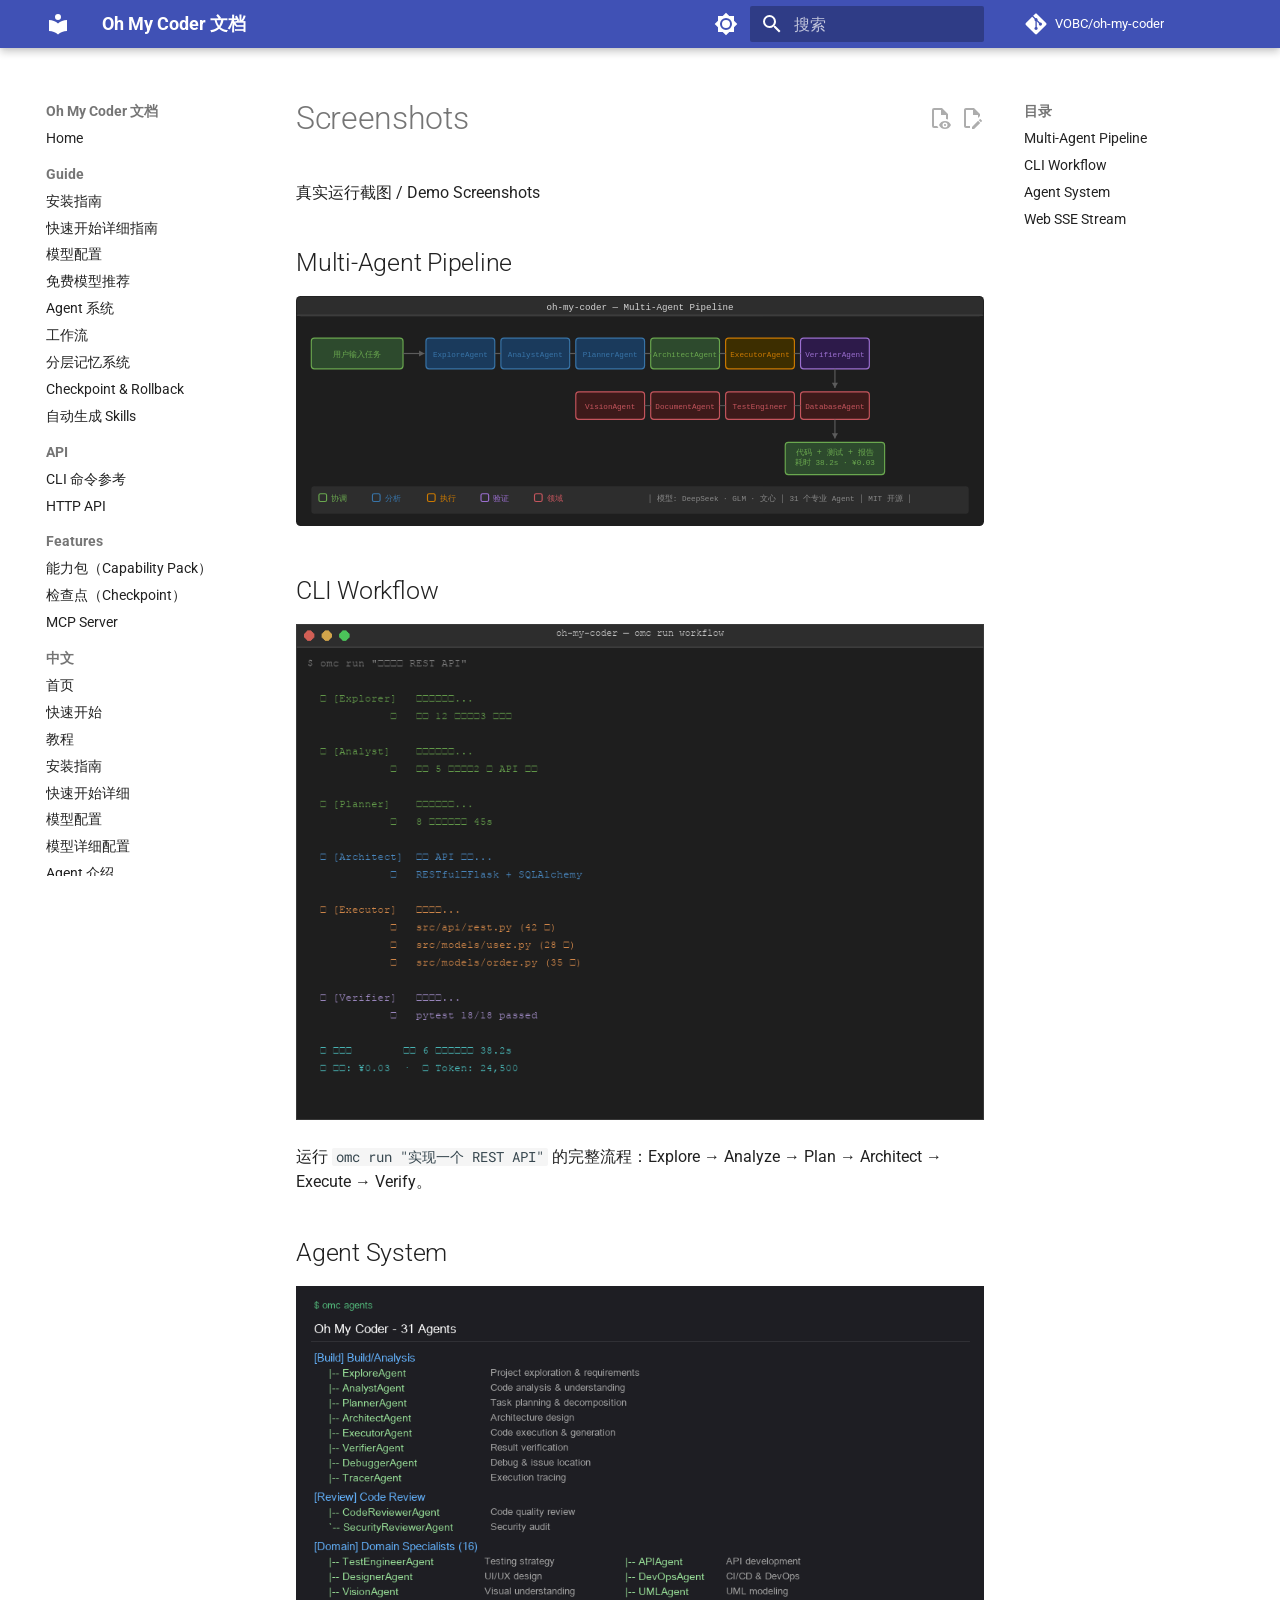
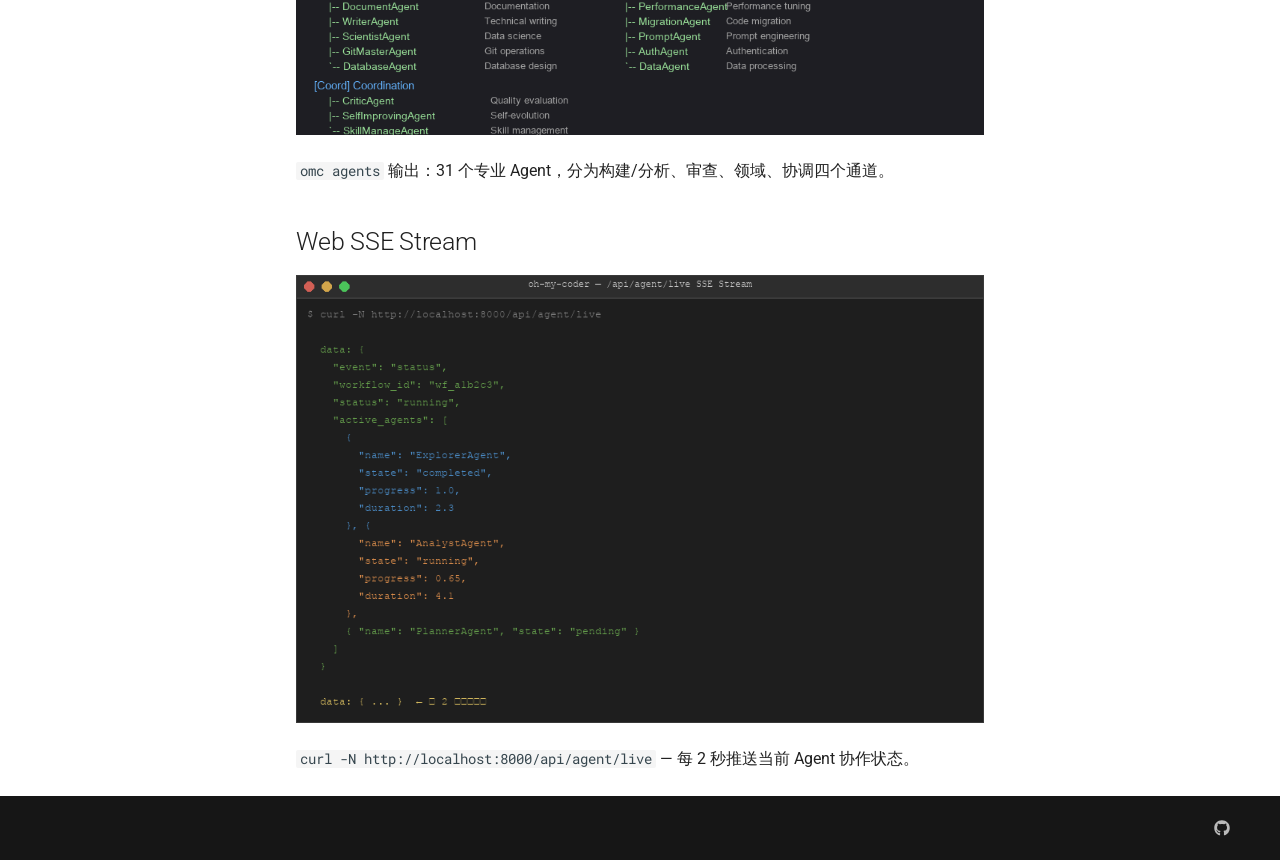
<file: screenshots/index.html>
<!doctype html>
<html lang="zh" class="no-js">
  <head>
    
      <meta charset="utf-8">
      <meta name="viewport" content="width=device-width,initial-scale=1">
      
        <meta name="description" content="🤖 多智能体 AI 编程助手，支持国内大模型，31 个专业 Agent，多 Agent 协作">
      
      
        <meta name="author" content="VOBC">
      
      
        <link rel="canonical" href="https://vobc.github.io/oh-my-coder/screenshots/">
      
      
      
      
        
      
      
      <link rel="icon" href="../assets/images/favicon.png">
      <meta name="generator" content="mkdocs-1.6.1, mkdocs-material-9.7.6">
    
    
      
        <title>Screenshots - Oh My Coder 文档</title>
      
    
    
      <link rel="stylesheet" href="../assets/stylesheets/main.484c7ddc.min.css">
      
        
        <link rel="stylesheet" href="../assets/stylesheets/palette.ab4e12ef.min.css">
      
      


    
    
      
    
    
      
        
        
        <link rel="preconnect" href="https://fonts.gstatic.com" crossorigin>
        <link rel="stylesheet" href="https://fonts.googleapis.com/css?family=Roboto:300,300i,400,400i,700,700i%7CRoboto+Mono:400,400i,700,700i&display=fallback">
        <style>:root{--md-text-font:"Roboto";--md-code-font:"Roboto Mono"}</style>
      
    
    
    <script>__md_scope=new URL("..",location),__md_hash=e=>[...e].reduce(((e,_)=>(e<<5)-e+_.charCodeAt(0)),0),__md_get=(e,_=localStorage,t=__md_scope)=>JSON.parse(_.getItem(t.pathname+"."+e)),__md_set=(e,_,t=localStorage,a=__md_scope)=>{try{t.setItem(a.pathname+"."+e,JSON.stringify(_))}catch(e){}}</script>
    
      
  


  
  

<script id="__analytics">function __md_analytics(){function e(){dataLayer.push(arguments)}window.dataLayer=window.dataLayer||[],e("js",new Date),e("config","G-XXXXXXXXXX"),document.addEventListener("DOMContentLoaded",(function(){document.forms.search&&document.forms.search.query.addEventListener("blur",(function(){this.value&&e("event","search",{search_term:this.value})}));document$.subscribe((function(){var t=document.forms.feedback;if(void 0!==t)for(var a of t.querySelectorAll("[type=submit]"))a.addEventListener("click",(function(a){a.preventDefault();var n=document.location.pathname,d=this.getAttribute("data-md-value");e("event","feedback",{page:n,data:d}),t.firstElementChild.disabled=!0;var r=t.querySelector(".md-feedback__note [data-md-value='"+d+"']");r&&(r.hidden=!1)})),t.hidden=!1})),location$.subscribe((function(t){e("config","G-XXXXXXXXXX",{page_path:t.pathname})}))}));var t=document.createElement("script");t.async=!0,t.src="https://www.googletagmanager.com/gtag/js?id=G-XXXXXXXXXX",document.getElementById("__analytics").insertAdjacentElement("afterEnd",t)}</script>
  
    <script>"undefined"!=typeof __md_analytics&&__md_analytics()</script>
  

    
    
  </head>
  
  
    
    
      
    
    
    
    
    <body dir="ltr" data-md-color-scheme="default" data-md-color-primary="indigo" data-md-color-accent="indigo">
  
    
    <input class="md-toggle" data-md-toggle="drawer" type="checkbox" id="__drawer" autocomplete="off">
    <input class="md-toggle" data-md-toggle="search" type="checkbox" id="__search" autocomplete="off">
    <label class="md-overlay" for="__drawer"></label>
    <div data-md-component="skip">
      
        
        <a href="#screenshots" class="md-skip">
          跳转至
        </a>
      
    </div>
    <div data-md-component="announce">
      
    </div>
    
    
      

  

<header class="md-header md-header--shadow" data-md-component="header">
  <nav class="md-header__inner md-grid" aria-label="页眉">
    <a href=".." title="Oh My Coder 文档" class="md-header__button md-logo" aria-label="Oh My Coder 文档" data-md-component="logo">
      
  
  <svg xmlns="http://www.w3.org/2000/svg" viewBox="0 0 24 24"><path d="M12 8a3 3 0 0 0 3-3 3 3 0 0 0-3-3 3 3 0 0 0-3 3 3 3 0 0 0 3 3m0 3.54C9.64 9.35 6.5 8 3 8v11c3.5 0 6.64 1.35 9 3.54 2.36-2.19 5.5-3.54 9-3.54V8c-3.5 0-6.64 1.35-9 3.54"/></svg>

    </a>
    <label class="md-header__button md-icon" for="__drawer">
      
      <svg xmlns="http://www.w3.org/2000/svg" viewBox="0 0 24 24"><path d="M3 6h18v2H3zm0 5h18v2H3zm0 5h18v2H3z"/></svg>
    </label>
    <div class="md-header__title" data-md-component="header-title">
      <div class="md-header__ellipsis">
        <div class="md-header__topic">
          <span class="md-ellipsis">
            Oh My Coder 文档
          </span>
        </div>
        <div class="md-header__topic" data-md-component="header-topic">
          <span class="md-ellipsis">
            
              Screenshots
            
          </span>
        </div>
      </div>
    </div>
    
      
        <form class="md-header__option" data-md-component="palette">
  
    
    
    
    <input class="md-option" data-md-color-media="(prefers-color-scheme: light)" data-md-color-scheme="default" data-md-color-primary="indigo" data-md-color-accent="indigo"  aria-label="切换到深色模式"  type="radio" name="__palette" id="__palette_0">
    
      <label class="md-header__button md-icon" title="切换到深色模式" for="__palette_1" hidden>
        <svg xmlns="http://www.w3.org/2000/svg" viewBox="0 0 24 24"><path d="M12 8a4 4 0 0 0-4 4 4 4 0 0 0 4 4 4 4 0 0 0 4-4 4 4 0 0 0-4-4m0 10a6 6 0 0 1-6-6 6 6 0 0 1 6-6 6 6 0 0 1 6 6 6 6 0 0 1-6 6m8-9.31V4h-4.69L12 .69 8.69 4H4v4.69L.69 12 4 15.31V20h4.69L12 23.31 15.31 20H20v-4.69L23.31 12z"/></svg>
      </label>
    
  
    
    
    
    <input class="md-option" data-md-color-media="(prefers-color-scheme: dark)" data-md-color-scheme="slate" data-md-color-primary="indigo" data-md-color-accent="indigo"  aria-label="切换到浅色模式"  type="radio" name="__palette" id="__palette_1">
    
      <label class="md-header__button md-icon" title="切换到浅色模式" for="__palette_0" hidden>
        <svg xmlns="http://www.w3.org/2000/svg" viewBox="0 0 24 24"><path d="M12 18c-.89 0-1.74-.2-2.5-.55C11.56 16.5 13 14.42 13 12s-1.44-4.5-3.5-5.45C10.26 6.2 11.11 6 12 6a6 6 0 0 1 6 6 6 6 0 0 1-6 6m8-9.31V4h-4.69L12 .69 8.69 4H4v4.69L.69 12 4 15.31V20h4.69L12 23.31 15.31 20H20v-4.69L23.31 12z"/></svg>
      </label>
    
  
</form>
      
    
    
      <script>var palette=__md_get("__palette");if(palette&&palette.color){if("(prefers-color-scheme)"===palette.color.media){var media=matchMedia("(prefers-color-scheme: light)"),input=document.querySelector(media.matches?"[data-md-color-media='(prefers-color-scheme: light)']":"[data-md-color-media='(prefers-color-scheme: dark)']");palette.color.media=input.getAttribute("data-md-color-media"),palette.color.scheme=input.getAttribute("data-md-color-scheme"),palette.color.primary=input.getAttribute("data-md-color-primary"),palette.color.accent=input.getAttribute("data-md-color-accent")}for(var[key,value]of Object.entries(palette.color))document.body.setAttribute("data-md-color-"+key,value)}</script>
    
    
    
      
      
        <label class="md-header__button md-icon" for="__search">
          
          <svg xmlns="http://www.w3.org/2000/svg" viewBox="0 0 24 24"><path d="M9.5 3A6.5 6.5 0 0 1 16 9.5c0 1.61-.59 3.09-1.56 4.23l.27.27h.79l5 5-1.5 1.5-5-5v-.79l-.27-.27A6.52 6.52 0 0 1 9.5 16 6.5 6.5 0 0 1 3 9.5 6.5 6.5 0 0 1 9.5 3m0 2C7 5 5 7 5 9.5S7 14 9.5 14 14 12 14 9.5 12 5 9.5 5"/></svg>
        </label>
        <div class="md-search" data-md-component="search" role="dialog">
  <label class="md-search__overlay" for="__search"></label>
  <div class="md-search__inner" role="search">
    <form class="md-search__form" name="search">
      <input type="text" class="md-search__input" name="query" aria-label="搜索" placeholder="搜索" autocapitalize="off" autocorrect="off" autocomplete="off" spellcheck="false" data-md-component="search-query" required>
      <label class="md-search__icon md-icon" for="__search">
        
        <svg xmlns="http://www.w3.org/2000/svg" viewBox="0 0 24 24"><path d="M9.5 3A6.5 6.5 0 0 1 16 9.5c0 1.61-.59 3.09-1.56 4.23l.27.27h.79l5 5-1.5 1.5-5-5v-.79l-.27-.27A6.52 6.52 0 0 1 9.5 16 6.5 6.5 0 0 1 3 9.5 6.5 6.5 0 0 1 9.5 3m0 2C7 5 5 7 5 9.5S7 14 9.5 14 14 12 14 9.5 12 5 9.5 5"/></svg>
        
        <svg xmlns="http://www.w3.org/2000/svg" viewBox="0 0 24 24"><path d="M20 11v2H8l5.5 5.5-1.42 1.42L4.16 12l7.92-7.92L13.5 5.5 8 11z"/></svg>
      </label>
      <nav class="md-search__options" aria-label="查找">
        
        <button type="reset" class="md-search__icon md-icon" title="清空当前内容" aria-label="清空当前内容" tabindex="-1">
          
          <svg xmlns="http://www.w3.org/2000/svg" viewBox="0 0 24 24"><path d="M19 6.41 17.59 5 12 10.59 6.41 5 5 6.41 10.59 12 5 17.59 6.41 19 12 13.41 17.59 19 19 17.59 13.41 12z"/></svg>
        </button>
      </nav>
      
        <div class="md-search__suggest" data-md-component="search-suggest"></div>
      
    </form>
    <div class="md-search__output">
      <div class="md-search__scrollwrap" tabindex="0" data-md-scrollfix>
        <div class="md-search-result" data-md-component="search-result">
          <div class="md-search-result__meta">
            正在初始化搜索引擎
          </div>
          <ol class="md-search-result__list" role="presentation"></ol>
        </div>
      </div>
    </div>
  </div>
</div>
      
    
    
      <div class="md-header__source">
        <a href="https://github.com/VOBC/oh-my-coder" title="前往仓库" class="md-source" data-md-component="source">
  <div class="md-source__icon md-icon">
    
    <svg xmlns="http://www.w3.org/2000/svg" viewBox="0 0 448 512"><!--! Font Awesome Free 7.1.0 by @fontawesome - https://fontawesome.com License - https://fontawesome.com/license/free (Icons: CC BY 4.0, Fonts: SIL OFL 1.1, Code: MIT License) Copyright 2025 Fonticons, Inc.--><path d="M439.6 236.1 244 40.5c-5.4-5.5-12.8-8.5-20.4-8.5s-15 3-20.4 8.4L162.5 81l51.5 51.5c27.1-9.1 52.7 16.8 43.4 43.7l49.7 49.7c34.2-11.8 61.2 31 35.5 56.7-26.5 26.5-70.2-2.9-56-37.3L240.3 199v121.9c25.3 12.5 22.3 41.8 9.1 55-6.4 6.4-15.2 10.1-24.3 10.1s-17.8-3.6-24.3-10.1c-17.6-17.6-11.1-46.9 11.2-56v-123c-20.8-8.5-24.6-30.7-18.6-45L142.6 101 8.5 235.1C3 240.6 0 247.9 0 255.5s3 15 8.5 20.4l195.6 195.7c5.4 5.4 12.7 8.4 20.4 8.4s15-3 20.4-8.4l194.7-194.7c5.4-5.4 8.4-12.8 8.4-20.4s-3-15-8.4-20.4"/></svg>
  </div>
  <div class="md-source__repository">
    VOBC/oh-my-coder
  </div>
</a>
      </div>
    
  </nav>
  
</header>
    
    <div class="md-container" data-md-component="container">
      
      
        
          
        
      
      <main class="md-main" data-md-component="main">
        <div class="md-main__inner md-grid">
          
            
              
              <div class="md-sidebar md-sidebar--primary" data-md-component="sidebar" data-md-type="navigation" >
                <div class="md-sidebar__scrollwrap">
                  <div class="md-sidebar__inner">
                    



<nav class="md-nav md-nav--primary" aria-label="导航栏" data-md-level="0">
  <label class="md-nav__title" for="__drawer">
    <a href=".." title="Oh My Coder 文档" class="md-nav__button md-logo" aria-label="Oh My Coder 文档" data-md-component="logo">
      
  
  <svg xmlns="http://www.w3.org/2000/svg" viewBox="0 0 24 24"><path d="M12 8a3 3 0 0 0 3-3 3 3 0 0 0-3-3 3 3 0 0 0-3 3 3 3 0 0 0 3 3m0 3.54C9.64 9.35 6.5 8 3 8v11c3.5 0 6.64 1.35 9 3.54 2.36-2.19 5.5-3.54 9-3.54V8c-3.5 0-6.64 1.35-9 3.54"/></svg>

    </a>
    Oh My Coder 文档
  </label>
  
    <div class="md-nav__source">
      <a href="https://github.com/VOBC/oh-my-coder" title="前往仓库" class="md-source" data-md-component="source">
  <div class="md-source__icon md-icon">
    
    <svg xmlns="http://www.w3.org/2000/svg" viewBox="0 0 448 512"><!--! Font Awesome Free 7.1.0 by @fontawesome - https://fontawesome.com License - https://fontawesome.com/license/free (Icons: CC BY 4.0, Fonts: SIL OFL 1.1, Code: MIT License) Copyright 2025 Fonticons, Inc.--><path d="M439.6 236.1 244 40.5c-5.4-5.5-12.8-8.5-20.4-8.5s-15 3-20.4 8.4L162.5 81l51.5 51.5c27.1-9.1 52.7 16.8 43.4 43.7l49.7 49.7c34.2-11.8 61.2 31 35.5 56.7-26.5 26.5-70.2-2.9-56-37.3L240.3 199v121.9c25.3 12.5 22.3 41.8 9.1 55-6.4 6.4-15.2 10.1-24.3 10.1s-17.8-3.6-24.3-10.1c-17.6-17.6-11.1-46.9 11.2-56v-123c-20.8-8.5-24.6-30.7-18.6-45L142.6 101 8.5 235.1C3 240.6 0 247.9 0 255.5s3 15 8.5 20.4l195.6 195.7c5.4 5.4 12.7 8.4 20.4 8.4s15-3 20.4-8.4l194.7-194.7c5.4-5.4 8.4-12.8 8.4-20.4s-3-15-8.4-20.4"/></svg>
  </div>
  <div class="md-source__repository">
    VOBC/oh-my-coder
  </div>
</a>
    </div>
  
  <ul class="md-nav__list" data-md-scrollfix>
    
      
      
  
  
  
  
    <li class="md-nav__item">
      <a href=".." class="md-nav__link">
        
  
  
  <span class="md-ellipsis">
    
  
    Home
  

    
  </span>
  
  

      </a>
    </li>
  

    
      
      
  
  
  
  
    
    
    
    
      
        
        
      
    
    
    <li class="md-nav__item md-nav__item--section md-nav__item--nested">
      
        
        
          
        
        <input class="md-nav__toggle md-toggle md-toggle--indeterminate" type="checkbox" id="__nav_2" >
        
          
          <label class="md-nav__link" for="__nav_2" id="__nav_2_label" tabindex="">
            
  
  
  <span class="md-ellipsis">
    
  
    Guide
  

    
  </span>
  
  

            <span class="md-nav__icon md-icon"></span>
          </label>
        
        <nav class="md-nav" data-md-level="1" aria-labelledby="__nav_2_label" aria-expanded="false">
          <label class="md-nav__title" for="__nav_2">
            <span class="md-nav__icon md-icon"></span>
            
  
    Guide
  

          </label>
          <ul class="md-nav__list" data-md-scrollfix>
            
              
                
  
  
  
  
    <li class="md-nav__item">
      <a href="../guide/install/" class="md-nav__link">
        
  
  
  <span class="md-ellipsis">
    
  
    安装指南
  

    
  </span>
  
  

      </a>
    </li>
  

              
            
              
                
  
  
  
  
    <li class="md-nav__item">
      <a href="../guide/quick-start/" class="md-nav__link">
        
  
  
  <span class="md-ellipsis">
    
  
    快速开始详细指南
  

    
  </span>
  
  

      </a>
    </li>
  

              
            
              
                
  
  
  
  
    <li class="md-nav__item">
      <a href="../guide/models/" class="md-nav__link">
        
  
  
  <span class="md-ellipsis">
    
  
    模型配置
  

    
  </span>
  
  

      </a>
    </li>
  

              
            
              
                
  
  
  
  
    <li class="md-nav__item">
      <a href="../guide/free-models/" class="md-nav__link">
        
  
  
  <span class="md-ellipsis">
    
  
    免费模型推荐
  

    
  </span>
  
  

      </a>
    </li>
  

              
            
              
                
  
  
  
  
    <li class="md-nav__item">
      <a href="../guide/agents/" class="md-nav__link">
        
  
  
  <span class="md-ellipsis">
    
  
    Agent 系统
  

    
  </span>
  
  

      </a>
    </li>
  

              
            
              
                
  
  
  
  
    <li class="md-nav__item">
      <a href="../guide/workflows/" class="md-nav__link">
        
  
  
  <span class="md-ellipsis">
    
  
    工作流
  

    
  </span>
  
  

      </a>
    </li>
  

              
            
              
                
  
  
  
  
    <li class="md-nav__item">
      <a href="../guide/memory-system/" class="md-nav__link">
        
  
  
  <span class="md-ellipsis">
    
  
    分层记忆系统
  

    
  </span>
  
  

      </a>
    </li>
  

              
            
              
                
  
  
  
  
    <li class="md-nav__item">
      <a href="../guide/checkpoint/" class="md-nav__link">
        
  
  
  <span class="md-ellipsis">
    
  
    Checkpoint &amp; Rollback
  

    
  </span>
  
  

      </a>
    </li>
  

              
            
              
                
  
  
  
  
    <li class="md-nav__item">
      <a href="../guide/auto-skill/" class="md-nav__link">
        
  
  
  <span class="md-ellipsis">
    
  
    自动生成 Skills
  

    
  </span>
  
  

      </a>
    </li>
  

              
            
          </ul>
        </nav>
      
    </li>
  

    
      
      
  
  
  
  
    
    
    
    
      
        
        
      
    
    
    <li class="md-nav__item md-nav__item--section md-nav__item--nested">
      
        
        
          
        
        <input class="md-nav__toggle md-toggle md-toggle--indeterminate" type="checkbox" id="__nav_3" >
        
          
          <label class="md-nav__link" for="__nav_3" id="__nav_3_label" tabindex="">
            
  
  
  <span class="md-ellipsis">
    
  
    API
  

    
  </span>
  
  

            <span class="md-nav__icon md-icon"></span>
          </label>
        
        <nav class="md-nav" data-md-level="1" aria-labelledby="__nav_3_label" aria-expanded="false">
          <label class="md-nav__title" for="__nav_3">
            <span class="md-nav__icon md-icon"></span>
            
  
    API
  

          </label>
          <ul class="md-nav__list" data-md-scrollfix>
            
              
                
  
  
  
  
    <li class="md-nav__item">
      <a href="../api/cli/" class="md-nav__link">
        
  
  
  <span class="md-ellipsis">
    
  
    CLI 命令参考
  

    
  </span>
  
  

      </a>
    </li>
  

              
            
              
                
  
  
  
  
    <li class="md-nav__item">
      <a href="../api/http-api/" class="md-nav__link">
        
  
  
  <span class="md-ellipsis">
    
  
    HTTP API
  

    
  </span>
  
  

      </a>
    </li>
  

              
            
          </ul>
        </nav>
      
    </li>
  

    
      
      
  
  
  
  
    
    
    
    
      
        
        
      
    
    
    <li class="md-nav__item md-nav__item--section md-nav__item--nested">
      
        
        
          
        
        <input class="md-nav__toggle md-toggle md-toggle--indeterminate" type="checkbox" id="__nav_4" >
        
          
          <label class="md-nav__link" for="__nav_4" id="__nav_4_label" tabindex="">
            
  
  
  <span class="md-ellipsis">
    
  
    Features
  

    
  </span>
  
  

            <span class="md-nav__icon md-icon"></span>
          </label>
        
        <nav class="md-nav" data-md-level="1" aria-labelledby="__nav_4_label" aria-expanded="false">
          <label class="md-nav__title" for="__nav_4">
            <span class="md-nav__icon md-icon"></span>
            
  
    Features
  

          </label>
          <ul class="md-nav__list" data-md-scrollfix>
            
              
                
  
  
  
  
    <li class="md-nav__item">
      <a href="../features/capability-pack/" class="md-nav__link">
        
  
  
  <span class="md-ellipsis">
    
  
    能力包（Capability Pack）
  

    
  </span>
  
  

      </a>
    </li>
  

              
            
              
                
  
  
  
  
    <li class="md-nav__item">
      <a href="../features/checkpoint/" class="md-nav__link">
        
  
  
  <span class="md-ellipsis">
    
  
    检查点（Checkpoint）
  

    
  </span>
  
  

      </a>
    </li>
  

              
            
              
                
  
  
  
  
    <li class="md-nav__item">
      <a href="../features/mcp-server/" class="md-nav__link">
        
  
  
  <span class="md-ellipsis">
    
  
    MCP Server
  

    
  </span>
  
  

      </a>
    </li>
  

              
            
          </ul>
        </nav>
      
    </li>
  

    
      
      
  
  
  
  
    
    
    
    
      
        
        
      
    
    
    <li class="md-nav__item md-nav__item--section md-nav__item--nested">
      
        
        
          
        
        <input class="md-nav__toggle md-toggle md-toggle--indeterminate" type="checkbox" id="__nav_5" >
        
          
          <label class="md-nav__link" for="__nav_5" id="__nav_5_label" tabindex="">
            
  
  
  <span class="md-ellipsis">
    
  
    中文
  

    
  </span>
  
  

            <span class="md-nav__icon md-icon"></span>
          </label>
        
        <nav class="md-nav" data-md-level="1" aria-labelledby="__nav_5_label" aria-expanded="false">
          <label class="md-nav__title" for="__nav_5">
            <span class="md-nav__icon md-icon"></span>
            
  
    中文
  

          </label>
          <ul class="md-nav__list" data-md-scrollfix>
            
              
                
  
  
  
  
    <li class="md-nav__item">
      <a href="../zh/" class="md-nav__link">
        
  
  
  <span class="md-ellipsis">
    
  
    首页
  

    
  </span>
  
  

      </a>
    </li>
  

              
            
              
                
  
  
  
  
    <li class="md-nav__item">
      <a href="../zh/getting-started/" class="md-nav__link">
        
  
  
  <span class="md-ellipsis">
    
  
    快速开始
  

    
  </span>
  
  

      </a>
    </li>
  

              
            
              
                
  
  
  
  
    <li class="md-nav__item">
      <a href="../zh/tutorials/" class="md-nav__link">
        
  
  
  <span class="md-ellipsis">
    
  
    教程
  

    
  </span>
  
  

      </a>
    </li>
  

              
            
              
                
  
  
  
  
    <li class="md-nav__item">
      <a href="../zh/guide/install/" class="md-nav__link">
        
  
  
  <span class="md-ellipsis">
    
  
    安装指南
  

    
  </span>
  
  

      </a>
    </li>
  

              
            
              
                
  
  
  
  
    <li class="md-nav__item">
      <a href="../zh/guide/quick-start/" class="md-nav__link">
        
  
  
  <span class="md-ellipsis">
    
  
    快速开始详细
  

    
  </span>
  
  

      </a>
    </li>
  

              
            
              
                
  
  
  
  
    <li class="md-nav__item">
      <a href="../zh/guide/models/" class="md-nav__link">
        
  
  
  <span class="md-ellipsis">
    
  
    模型配置
  

    
  </span>
  
  

      </a>
    </li>
  

              
            
              
                
  
  
  
  
    <li class="md-nav__item">
      <a href="../zh/guide/model-config/" class="md-nav__link">
        
  
  
  <span class="md-ellipsis">
    
  
    模型详细配置
  

    
  </span>
  
  

      </a>
    </li>
  

              
            
              
                
  
  
  
  
    <li class="md-nav__item">
      <a href="../zh/guide/agents/" class="md-nav__link">
        
  
  
  <span class="md-ellipsis">
    
  
    Agent 介绍
  

    
  </span>
  
  

      </a>
    </li>
  

              
            
              
                
  
  
  
  
    <li class="md-nav__item">
      <a href="../zh/guide/workflows/" class="md-nav__link">
        
  
  
  <span class="md-ellipsis">
    
  
    工作流说明
  

    
  </span>
  
  

      </a>
    </li>
  

              
            
              
                
  
  
  
  
    <li class="md-nav__item">
      <a href="../zh/guide/deployment/" class="md-nav__link">
        
  
  
  <span class="md-ellipsis">
    
  
    部署说明
  

    
  </span>
  
  

      </a>
    </li>
  

              
            
              
                
  
  
  
  
    <li class="md-nav__item">
      <a href="../zh/guide/comparison/" class="md-nav__link">
        
  
  
  <span class="md-ellipsis">
    
  
    竞品对比
  

    
  </span>
  
  

      </a>
    </li>
  

              
            
              
                
  
  
  
  
    <li class="md-nav__item">
      <a href="../zh/FAQ/" class="md-nav__link">
        
  
  
  <span class="md-ellipsis">
    
  
    常见问题
  

    
  </span>
  
  

      </a>
    </li>
  

              
            
              
                
  
  
  
  
    
    
    
    
      
    
    
    <li class="md-nav__item md-nav__item--nested">
      
        
        
          
        
        <input class="md-nav__toggle md-toggle md-toggle--indeterminate" type="checkbox" id="__nav_5_13" >
        
          
          <label class="md-nav__link" for="__nav_5_13" id="__nav_5_13_label" tabindex="0">
            
  
  
  <span class="md-ellipsis">
    
  
    功能特性
  

    
  </span>
  
  

            <span class="md-nav__icon md-icon"></span>
          </label>
        
        <nav class="md-nav" data-md-level="2" aria-labelledby="__nav_5_13_label" aria-expanded="false">
          <label class="md-nav__title" for="__nav_5_13">
            <span class="md-nav__icon md-icon"></span>
            
  
    功能特性
  

          </label>
          <ul class="md-nav__list" data-md-scrollfix>
            
              
                
  
  
  
  
    <li class="md-nav__item">
      <a href="../zh/features/active-learning/" class="md-nav__link">
        
  
  
  <span class="md-ellipsis">
    
  
    🧠 主动学习模块
  

    
  </span>
  
  

      </a>
    </li>
  

              
            
              
                
  
  
  
  
    <li class="md-nav__item">
      <a href="../zh/features/capability-pack/" class="md-nav__link">
        
  
  
  <span class="md-ellipsis">
    
  
    能力包（Capability Pack）
  

    
  </span>
  
  

      </a>
    </li>
  

              
            
              
                
  
  
  
  
    <li class="md-nav__item">
      <a href="../zh/features/checkpoint/" class="md-nav__link">
        
  
  
  <span class="md-ellipsis">
    
  
    检查点（Checkpoint）
  

    
  </span>
  
  

      </a>
    </li>
  

              
            
              
                
  
  
  
  
    <li class="md-nav__item">
      <a href="../zh/features/gep-protocol/" class="md-nav__link">
        
  
  
  <span class="md-ellipsis">
    
  
    🧬 GEP 协议支持 (WIP)
  

    
  </span>
  
  

      </a>
    </li>
  

              
            
              
                
  
  
  
  
    <li class="md-nav__item">
      <a href="../zh/features/mcp-server/" class="md-nav__link">
        
  
  
  <span class="md-ellipsis">
    
  
    MCP Server
  

    
  </span>
  
  

      </a>
    </li>
  

              
            
              
                
  
  
  
  
    <li class="md-nav__item">
      <a href="../zh/features/quest-mode/" class="md-nav__link">
        
  
  
  <span class="md-ellipsis">
    
  
    🧙 Quest Mode（异步自主编程）
  

    
  </span>
  
  

      </a>
    </li>
  

              
            
          </ul>
        </nav>
      
    </li>
  

              
            
              
                
  
  
  
  
    
    
    
    
      
    
    
    <li class="md-nav__item md-nav__item--nested">
      
        
        
          
        
        <input class="md-nav__toggle md-toggle md-toggle--indeterminate" type="checkbox" id="__nav_5_14" >
        
          
          <label class="md-nav__link" for="__nav_5_14" id="__nav_5_14_label" tabindex="0">
            
  
  
  <span class="md-ellipsis">
    
  
    开发文档
  

    
  </span>
  
  

            <span class="md-nav__icon md-icon"></span>
          </label>
        
        <nav class="md-nav" data-md-level="2" aria-labelledby="__nav_5_14_label" aria-expanded="false">
          <label class="md-nav__title" for="__nav_5_14">
            <span class="md-nav__icon md-icon"></span>
            
  
    开发文档
  

          </label>
          <ul class="md-nav__list" data-md-scrollfix>
            
              
                
  
  
  
  
    <li class="md-nav__item">
      <a href="../zh/dev/architecture/" class="md-nav__link">
        
  
  
  <span class="md-ellipsis">
    
  
    Oh My Coder 架构设计
  

    
  </span>
  
  

      </a>
    </li>
  

              
            
              
                
  
  
  
  
    <li class="md-nav__item">
      <a href="../zh/dev/development-report/" class="md-nav__link">
        
  
  
  <span class="md-ellipsis">
    
  
    中长期功能开发报告
  

    
  </span>
  
  

      </a>
    </li>
  

              
            
              
                
  
  
  
  
    <li class="md-nav__item">
      <a href="../zh/dev/progress/" class="md-nav__link">
        
  
  
  <span class="md-ellipsis">
    
  
    📊 开发进度
  

    
  </span>
  
  

      </a>
    </li>
  

              
            
              
                
  
  
  
  
    <li class="md-nav__item">
      <a href="../zh/dev/task-tracking/" class="md-nav__link">
        
  
  
  <span class="md-ellipsis">
    
  
    代可行 - 开发任务文档
  

    
  </span>
  
  

      </a>
    </li>
  

              
            
              
                
  
  
  
  
    <li class="md-nav__item">
      <a href="../zh/dev/testing/" class="md-nav__link">
        
  
  
  <span class="md-ellipsis">
    
  
    🧪 测试
  

    
  </span>
  
  

      </a>
    </li>
  

              
            
          </ul>
        </nav>
      
    </li>
  

              
            
              
                
  
  
  
  
    
    
    
    
      
    
    
    <li class="md-nav__item md-nav__item--nested">
      
        
        
          
        
        <input class="md-nav__toggle md-toggle md-toggle--indeterminate" type="checkbox" id="__nav_5_15" >
        
          
          <label class="md-nav__link" for="__nav_5_15" id="__nav_5_15_label" tabindex="0">
            
  
  
  <span class="md-ellipsis">
    
  
    安全文档
  

    
  </span>
  
  

            <span class="md-nav__icon md-icon"></span>
          </label>
        
        <nav class="md-nav" data-md-level="2" aria-labelledby="__nav_5_15_label" aria-expanded="false">
          <label class="md-nav__title" for="__nav_5_15">
            <span class="md-nav__icon md-icon"></span>
            
  
    安全文档
  

          </label>
          <ul class="md-nav__list" data-md-scrollfix>
            
              
                
  
  
  
  
    <li class="md-nav__item">
      <a href="../zh/security/CODEQL_SOLUTIONS/" class="md-nav__link">
        
  
  
  <span class="md-ellipsis">
    
  
    CodeQL 解决方案库
  

    
  </span>
  
  

      </a>
    </li>
  

              
            
              
                
  
  
  
  
    <li class="md-nav__item">
      <a href="../zh/security/coding-guide/" class="md-nav__link">
        
  
  
  <span class="md-ellipsis">
    
  
    安全编码规范
  

    
  </span>
  
  

      </a>
    </li>
  

              
            
              
                
  
  
  
  
    <li class="md-nav__item">
      <a href="../zh/security/security-whackamole-investigation/" class="md-nav__link">
        
  
  
  <span class="md-ellipsis">
    
  
    GitHub Security "打地鼠" 问题深度调查报告
  

    
  </span>
  
  

      </a>
    </li>
  

              
            
              
                
  
  
  
  
    <li class="md-nav__item">
      <a href="../zh/security/user-guide/" class="md-nav__link">
        
  
  
  <span class="md-ellipsis">
    
  
    安全指南 - API密钥管理
  

    
  </span>
  
  

      </a>
    </li>
  

              
            
          </ul>
        </nav>
      
    </li>
  

              
            
          </ul>
        </nav>
      
    </li>
  

    
  </ul>
</nav>
                  </div>
                </div>
              </div>
            
            
              
              <div class="md-sidebar md-sidebar--secondary" data-md-component="sidebar" data-md-type="toc" >
                <div class="md-sidebar__scrollwrap">
                  <div class="md-sidebar__inner">
                    

<nav class="md-nav md-nav--secondary" aria-label="目录">
  
  
  
    
  
  
    <label class="md-nav__title" for="__toc">
      <span class="md-nav__icon md-icon"></span>
      目录
    </label>
    <ul class="md-nav__list" data-md-component="toc" data-md-scrollfix>
      
        <li class="md-nav__item">
  <a href="#multi-agent-pipeline" class="md-nav__link">
    <span class="md-ellipsis">
      
        Multi-Agent Pipeline
      
    </span>
  </a>
  
</li>
      
        <li class="md-nav__item">
  <a href="#cli-workflow" class="md-nav__link">
    <span class="md-ellipsis">
      
        CLI Workflow
      
    </span>
  </a>
  
</li>
      
        <li class="md-nav__item">
  <a href="#agent-system" class="md-nav__link">
    <span class="md-ellipsis">
      
        Agent System
      
    </span>
  </a>
  
</li>
      
        <li class="md-nav__item">
  <a href="#web-sse-stream" class="md-nav__link">
    <span class="md-ellipsis">
      
        Web SSE Stream
      
    </span>
  </a>
  
</li>
      
    </ul>
  
</nav>
                  </div>
                </div>
              </div>
            
          
          
            <div class="md-content" data-md-component="content">
              
              <article class="md-content__inner md-typeset">
                
                  


  
    <a href="https://github.com/VOBC/oh-my-coder/edit/main/docs/screenshots/README.md" title="编辑此页" class="md-content__button md-icon" rel="edit">
      
      <svg xmlns="http://www.w3.org/2000/svg" viewBox="0 0 24 24"><path d="M10 20H6V4h7v5h5v3.1l2-2V8l-6-6H6c-1.1 0-2 .9-2 2v16c0 1.1.9 2 2 2h4zm10.2-7c.1 0 .3.1.4.2l1.3 1.3c.2.2.2.6 0 .8l-1 1-2.1-2.1 1-1c.1-.1.2-.2.4-.2m0 3.9L14.1 23H12v-2.1l6.1-6.1z"/></svg>
    </a>
  
  
    
      
    
    <a href="https://github.com/VOBC/oh-my-coder/raw/main/docs/screenshots/README.md" title="查看本页的源代码" class="md-content__button md-icon">
      
      <svg xmlns="http://www.w3.org/2000/svg" viewBox="0 0 24 24"><path d="M17 18c.56 0 1 .44 1 1s-.44 1-1 1-1-.44-1-1 .44-1 1-1m0-3c-2.73 0-5.06 1.66-6 4 .94 2.34 3.27 4 6 4s5.06-1.66 6-4c-.94-2.34-3.27-4-6-4m0 6.5a2.5 2.5 0 0 1-2.5-2.5 2.5 2.5 0 0 1 2.5-2.5 2.5 2.5 0 0 1 2.5 2.5 2.5 2.5 0 0 1-2.5 2.5M9.27 20H6V4h7v5h5v4.07c.7.08 1.36.25 2 .49V8l-6-6H6a2 2 0 0 0-2 2v16a2 2 0 0 0 2 2h4.5a8.2 8.2 0 0 1-1.23-2"/></svg>
    </a>
  


<h1 id="screenshots">Screenshots</h1>
<p>真实运行截图 / Demo Screenshots</p>
<h2 id="multi-agent-pipeline">Multi-Agent Pipeline</h2>
<p><img alt="Multi-Agent Pipeline" src="demo-flow.svg" /></p>
<h2 id="cli-workflow">CLI Workflow</h2>
<p><img alt="CLI Workflow" src="demo-workflow.png" /></p>
<p>运行 <code>omc run "实现一个 REST API"</code> 的完整流程：Explore → Analyze → Plan → Architect → Execute → Verify。</p>
<h2 id="agent-system">Agent System</h2>
<p><img alt="Agent System" src="demo-agents.png" /></p>
<p><code>omc agents</code> 输出：31 个专业 Agent，分为构建/分析、审查、领域、协调四个通道。</p>
<h2 id="web-sse-stream">Web SSE Stream</h2>
<p><img alt="Web SSE" src="demo-web.png" /></p>
<p><code>curl -N http://localhost:8000/api/agent/live</code> — 每 2 秒推送当前 Agent 协作状态。</p>









  




                
              </article>
            </div>
          
          
<script>var target=document.getElementById(location.hash.slice(1));target&&target.name&&(target.checked=target.name.startsWith("__tabbed_"))</script>
        </div>
        
      </main>
      
        <footer class="md-footer">
  
  <div class="md-footer-meta md-typeset">
    <div class="md-footer-meta__inner md-grid">
      <div class="md-copyright">
  
  
</div>
      
        
<div class="md-social">
  
    
    
    
    
      
      
    
    <a href="https://github.com/VOBC/oh-my-coder" target="_blank" rel="noopener" title="github.com" class="md-social__link">
      <svg xmlns="http://www.w3.org/2000/svg" viewBox="0 0 512 512"><!--! Font Awesome Free 7.1.0 by @fontawesome - https://fontawesome.com License - https://fontawesome.com/license/free (Icons: CC BY 4.0, Fonts: SIL OFL 1.1, Code: MIT License) Copyright 2025 Fonticons, Inc.--><path d="M173.9 397.4c0 2-2.3 3.6-5.2 3.6-3.3.3-5.6-1.3-5.6-3.6 0-2 2.3-3.6 5.2-3.6 3-.3 5.6 1.3 5.6 3.6m-31.1-4.5c-.7 2 1.3 4.3 4.3 4.9 2.6 1 5.6 0 6.2-2s-1.3-4.3-4.3-5.2c-2.6-.7-5.5.3-6.2 2.3m44.2-1.7c-2.9.7-4.9 2.6-4.6 4.9.3 2 2.9 3.3 5.9 2.6 2.9-.7 4.9-2.6 4.6-4.6-.3-1.9-3-3.2-5.9-2.9M252.8 8C114.1 8 8 113.3 8 252c0 110.9 69.8 205.8 169.5 239.2 12.8 2.3 17.3-5.6 17.3-12.1 0-6.2-.3-40.4-.3-61.4 0 0-70 15-84.7-29.8 0 0-11.4-29.1-27.8-36.6 0 0-22.9-15.7 1.6-15.4 0 0 24.9 2 38.6 25.8 21.9 38.6 58.6 27.5 72.9 20.9 2.3-16 8.8-27.1 16-33.7-55.9-6.2-112.3-14.3-112.3-110.5 0-27.5 7.6-41.3 23.6-58.9-2.6-6.5-11.1-33.3 2.6-67.9 20.9-6.5 69 27 69 27 20-5.6 41.5-8.5 62.8-8.5s42.8 2.9 62.8 8.5c0 0 48.1-33.6 69-27 13.7 34.7 5.2 61.4 2.6 67.9 16 17.7 25.8 31.5 25.8 58.9 0 96.5-58.9 104.2-114.8 110.5 9.2 7.9 17 22.9 17 46.4 0 33.7-.3 75.4-.3 83.6 0 6.5 4.6 14.4 17.3 12.1C436.2 457.8 504 362.9 504 252 504 113.3 391.5 8 252.8 8M105.2 352.9c-1.3 1-1 3.3.7 5.2 1.6 1.6 3.9 2.3 5.2 1 1.3-1 1-3.3-.7-5.2-1.6-1.6-3.9-2.3-5.2-1m-10.8-8.1c-.7 1.3.3 2.9 2.3 3.9 1.6 1 3.6.7 4.3-.7.7-1.3-.3-2.9-2.3-3.9-2-.6-3.6-.3-4.3.7m32.4 35.6c-1.6 1.3-1 4.3 1.3 6.2 2.3 2.3 5.2 2.6 6.5 1 1.3-1.3.7-4.3-1.3-6.2-2.2-2.3-5.2-2.6-6.5-1m-11.4-14.7c-1.6 1-1.6 3.6 0 5.9s4.3 3.3 5.6 2.3c1.6-1.3 1.6-3.9 0-6.2-1.4-2.3-4-3.3-5.6-2"/></svg>
    </a>
  
</div>
      
    </div>
  </div>
</footer>
      
    </div>
    <div class="md-dialog" data-md-component="dialog">
      <div class="md-dialog__inner md-typeset"></div>
    </div>
    
    
    
      
      
      <script id="__config" type="application/json">{"annotate": null, "base": "..", "features": ["navigation.instant", "navigation.trimming", "navigation.sections", "navigation.expand", "search.suggest", "search.highlight", "content.code.copy", "content.action.edit", "content.action.view"], "search": "../assets/javascripts/workers/search.2c215733.min.js", "tags": null, "translations": {"clipboard.copied": "\u5df2\u590d\u5236", "clipboard.copy": "\u590d\u5236", "search.result.more.one": "\u5728\u8be5\u9875\u4e0a\u8fd8\u6709 1 \u4e2a\u7b26\u5408\u6761\u4ef6\u7684\u7ed3\u679c", "search.result.more.other": "\u5728\u8be5\u9875\u4e0a\u8fd8\u6709 # \u4e2a\u7b26\u5408\u6761\u4ef6\u7684\u7ed3\u679c", "search.result.none": "\u6ca1\u6709\u627e\u5230\u7b26\u5408\u6761\u4ef6\u7684\u7ed3\u679c", "search.result.one": "\u627e\u5230 1 \u4e2a\u7b26\u5408\u6761\u4ef6\u7684\u7ed3\u679c", "search.result.other": "# \u4e2a\u7b26\u5408\u6761\u4ef6\u7684\u7ed3\u679c", "search.result.placeholder": "\u952e\u5165\u4ee5\u5f00\u59cb\u641c\u7d22", "search.result.term.missing": "\u7f3a\u5c11", "select.version": "\u9009\u62e9\u5f53\u524d\u7248\u672c"}, "version": null}</script>
    
    
      <script src="../assets/javascripts/bundle.79ae519e.min.js"></script>
      
    
  </body>
</html>
</file>
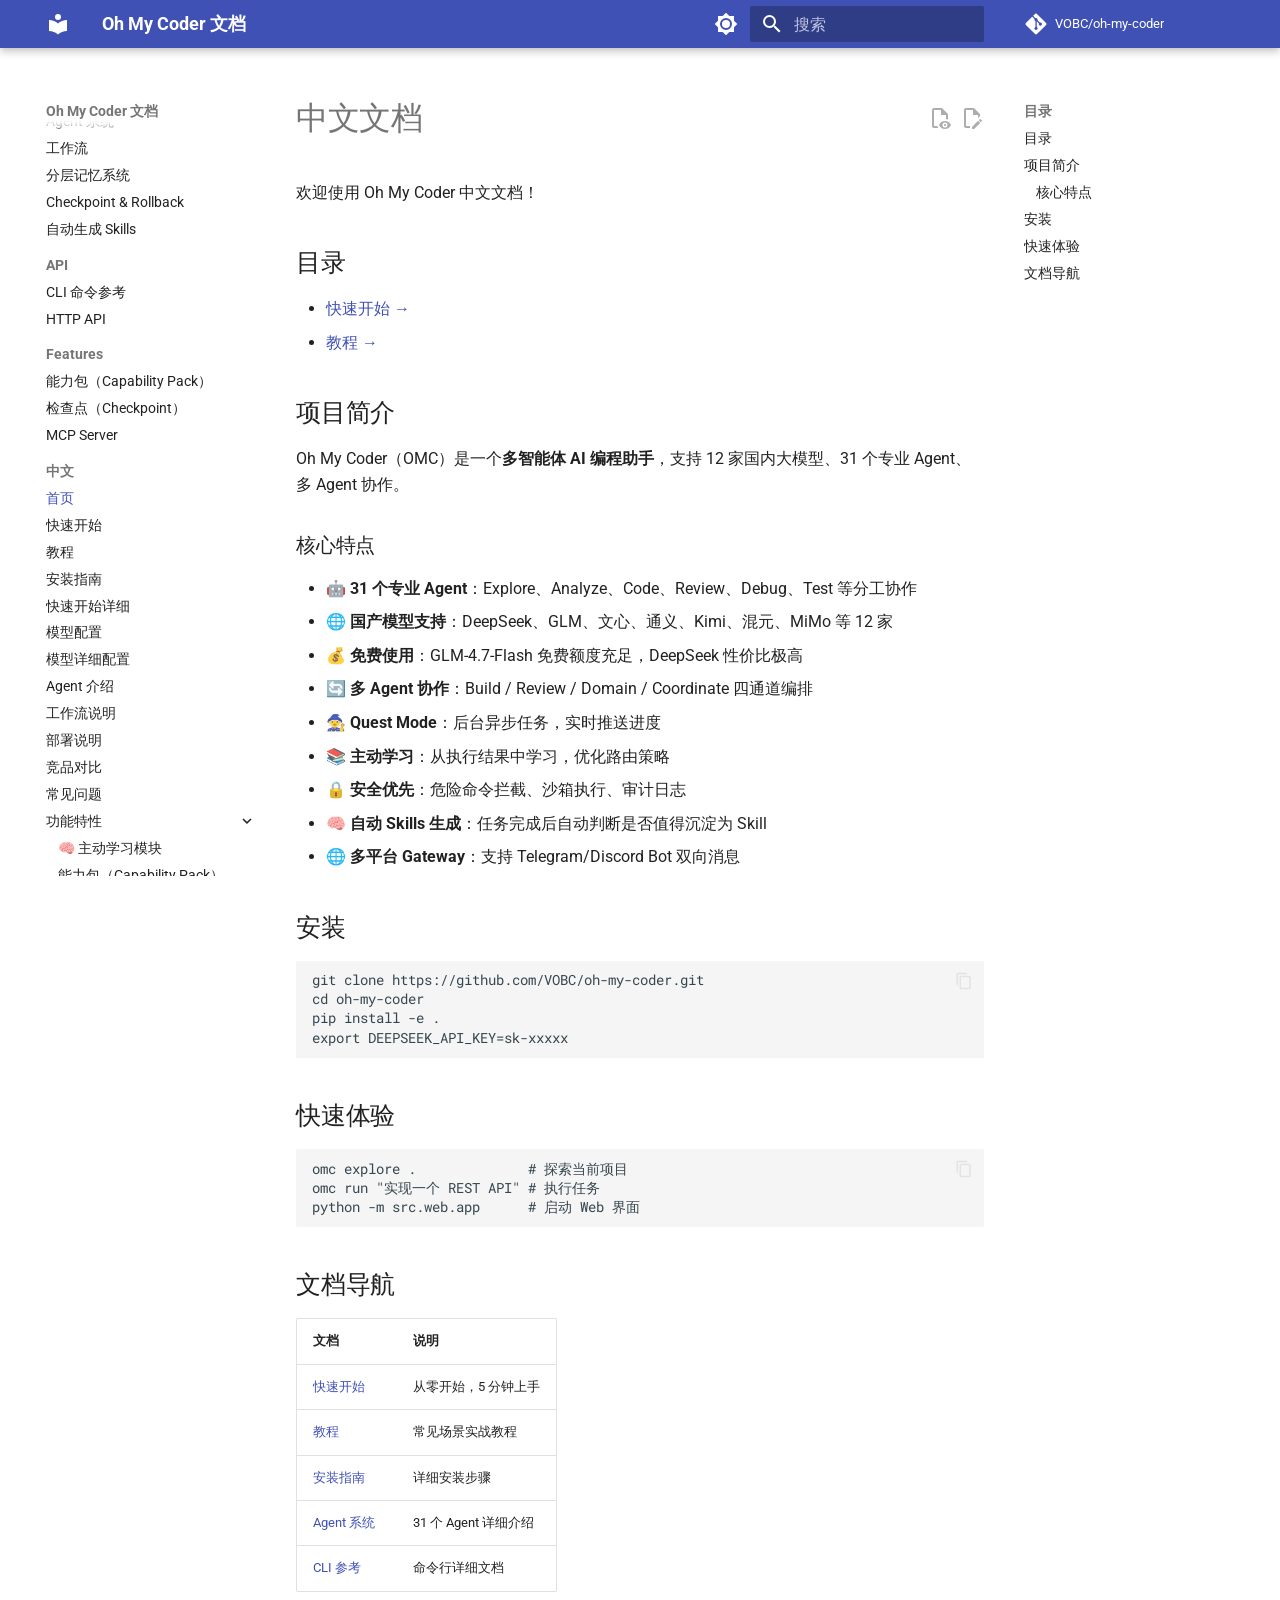
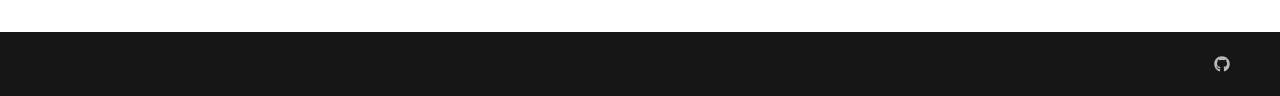
<file: zh/index.html>
<!doctype html>
<html lang="zh" class="no-js">
  <head>
    
      <meta charset="utf-8">
      <meta name="viewport" content="width=device-width,initial-scale=1">
      
        <meta name="description" content="🤖 多智能体 AI 编程助手，支持国内大模型，31 个专业 Agent，多 Agent 协作">
      
      
        <meta name="author" content="VOBC">
      
      
        <link rel="canonical" href="https://vobc.github.io/oh-my-coder/zh/">
      
      
        <link rel="prev" href="../features/mcp-server/">
      
      
        <link rel="next" href="getting-started/">
      
      
        
      
      
      <link rel="icon" href="../assets/images/favicon.png">
      <meta name="generator" content="mkdocs-1.6.1, mkdocs-material-9.7.6">
    
    
      
        <title>首页 - Oh My Coder 文档</title>
      
    
    
      <link rel="stylesheet" href="../assets/stylesheets/main.484c7ddc.min.css">
      
        
        <link rel="stylesheet" href="../assets/stylesheets/palette.ab4e12ef.min.css">
      
      


    
    
      
    
    
      
        
        
        <link rel="preconnect" href="https://fonts.gstatic.com" crossorigin>
        <link rel="stylesheet" href="https://fonts.googleapis.com/css?family=Roboto:300,300i,400,400i,700,700i%7CRoboto+Mono:400,400i,700,700i&display=fallback">
        <style>:root{--md-text-font:"Roboto";--md-code-font:"Roboto Mono"}</style>
      
    
    
    <script>__md_scope=new URL("..",location),__md_hash=e=>[...e].reduce(((e,_)=>(e<<5)-e+_.charCodeAt(0)),0),__md_get=(e,_=localStorage,t=__md_scope)=>JSON.parse(_.getItem(t.pathname+"."+e)),__md_set=(e,_,t=localStorage,a=__md_scope)=>{try{t.setItem(a.pathname+"."+e,JSON.stringify(_))}catch(e){}}</script>
    
      
  


  
  

<script id="__analytics">function __md_analytics(){function e(){dataLayer.push(arguments)}window.dataLayer=window.dataLayer||[],e("js",new Date),e("config","G-XXXXXXXXXX"),document.addEventListener("DOMContentLoaded",(function(){document.forms.search&&document.forms.search.query.addEventListener("blur",(function(){this.value&&e("event","search",{search_term:this.value})}));document$.subscribe((function(){var t=document.forms.feedback;if(void 0!==t)for(var a of t.querySelectorAll("[type=submit]"))a.addEventListener("click",(function(a){a.preventDefault();var n=document.location.pathname,d=this.getAttribute("data-md-value");e("event","feedback",{page:n,data:d}),t.firstElementChild.disabled=!0;var r=t.querySelector(".md-feedback__note [data-md-value='"+d+"']");r&&(r.hidden=!1)})),t.hidden=!1})),location$.subscribe((function(t){e("config","G-XXXXXXXXXX",{page_path:t.pathname})}))}));var t=document.createElement("script");t.async=!0,t.src="https://www.googletagmanager.com/gtag/js?id=G-XXXXXXXXXX",document.getElementById("__analytics").insertAdjacentElement("afterEnd",t)}</script>
  
    <script>"undefined"!=typeof __md_analytics&&__md_analytics()</script>
  

    
    
  </head>
  
  
    
    
      
    
    
    
    
    <body dir="ltr" data-md-color-scheme="default" data-md-color-primary="indigo" data-md-color-accent="indigo">
  
    
    <input class="md-toggle" data-md-toggle="drawer" type="checkbox" id="__drawer" autocomplete="off">
    <input class="md-toggle" data-md-toggle="search" type="checkbox" id="__search" autocomplete="off">
    <label class="md-overlay" for="__drawer"></label>
    <div data-md-component="skip">
      
        
        <a href="#_1" class="md-skip">
          跳转至
        </a>
      
    </div>
    <div data-md-component="announce">
      
    </div>
    
    
      

  

<header class="md-header md-header--shadow" data-md-component="header">
  <nav class="md-header__inner md-grid" aria-label="页眉">
    <a href=".." title="Oh My Coder 文档" class="md-header__button md-logo" aria-label="Oh My Coder 文档" data-md-component="logo">
      
  
  <svg xmlns="http://www.w3.org/2000/svg" viewBox="0 0 24 24"><path d="M12 8a3 3 0 0 0 3-3 3 3 0 0 0-3-3 3 3 0 0 0-3 3 3 3 0 0 0 3 3m0 3.54C9.64 9.35 6.5 8 3 8v11c3.5 0 6.64 1.35 9 3.54 2.36-2.19 5.5-3.54 9-3.54V8c-3.5 0-6.64 1.35-9 3.54"/></svg>

    </a>
    <label class="md-header__button md-icon" for="__drawer">
      
      <svg xmlns="http://www.w3.org/2000/svg" viewBox="0 0 24 24"><path d="M3 6h18v2H3zm0 5h18v2H3zm0 5h18v2H3z"/></svg>
    </label>
    <div class="md-header__title" data-md-component="header-title">
      <div class="md-header__ellipsis">
        <div class="md-header__topic">
          <span class="md-ellipsis">
            Oh My Coder 文档
          </span>
        </div>
        <div class="md-header__topic" data-md-component="header-topic">
          <span class="md-ellipsis">
            
              首页
            
          </span>
        </div>
      </div>
    </div>
    
      
        <form class="md-header__option" data-md-component="palette">
  
    
    
    
    <input class="md-option" data-md-color-media="(prefers-color-scheme: light)" data-md-color-scheme="default" data-md-color-primary="indigo" data-md-color-accent="indigo"  aria-label="切换到深色模式"  type="radio" name="__palette" id="__palette_0">
    
      <label class="md-header__button md-icon" title="切换到深色模式" for="__palette_1" hidden>
        <svg xmlns="http://www.w3.org/2000/svg" viewBox="0 0 24 24"><path d="M12 8a4 4 0 0 0-4 4 4 4 0 0 0 4 4 4 4 0 0 0 4-4 4 4 0 0 0-4-4m0 10a6 6 0 0 1-6-6 6 6 0 0 1 6-6 6 6 0 0 1 6 6 6 6 0 0 1-6 6m8-9.31V4h-4.69L12 .69 8.69 4H4v4.69L.69 12 4 15.31V20h4.69L12 23.31 15.31 20H20v-4.69L23.31 12z"/></svg>
      </label>
    
  
    
    
    
    <input class="md-option" data-md-color-media="(prefers-color-scheme: dark)" data-md-color-scheme="slate" data-md-color-primary="indigo" data-md-color-accent="indigo"  aria-label="切换到浅色模式"  type="radio" name="__palette" id="__palette_1">
    
      <label class="md-header__button md-icon" title="切换到浅色模式" for="__palette_0" hidden>
        <svg xmlns="http://www.w3.org/2000/svg" viewBox="0 0 24 24"><path d="M12 18c-.89 0-1.74-.2-2.5-.55C11.56 16.5 13 14.42 13 12s-1.44-4.5-3.5-5.45C10.26 6.2 11.11 6 12 6a6 6 0 0 1 6 6 6 6 0 0 1-6 6m8-9.31V4h-4.69L12 .69 8.69 4H4v4.69L.69 12 4 15.31V20h4.69L12 23.31 15.31 20H20v-4.69L23.31 12z"/></svg>
      </label>
    
  
</form>
      
    
    
      <script>var palette=__md_get("__palette");if(palette&&palette.color){if("(prefers-color-scheme)"===palette.color.media){var media=matchMedia("(prefers-color-scheme: light)"),input=document.querySelector(media.matches?"[data-md-color-media='(prefers-color-scheme: light)']":"[data-md-color-media='(prefers-color-scheme: dark)']");palette.color.media=input.getAttribute("data-md-color-media"),palette.color.scheme=input.getAttribute("data-md-color-scheme"),palette.color.primary=input.getAttribute("data-md-color-primary"),palette.color.accent=input.getAttribute("data-md-color-accent")}for(var[key,value]of Object.entries(palette.color))document.body.setAttribute("data-md-color-"+key,value)}</script>
    
    
    
      
      
        <label class="md-header__button md-icon" for="__search">
          
          <svg xmlns="http://www.w3.org/2000/svg" viewBox="0 0 24 24"><path d="M9.5 3A6.5 6.5 0 0 1 16 9.5c0 1.61-.59 3.09-1.56 4.23l.27.27h.79l5 5-1.5 1.5-5-5v-.79l-.27-.27A6.52 6.52 0 0 1 9.5 16 6.5 6.5 0 0 1 3 9.5 6.5 6.5 0 0 1 9.5 3m0 2C7 5 5 7 5 9.5S7 14 9.5 14 14 12 14 9.5 12 5 9.5 5"/></svg>
        </label>
        <div class="md-search" data-md-component="search" role="dialog">
  <label class="md-search__overlay" for="__search"></label>
  <div class="md-search__inner" role="search">
    <form class="md-search__form" name="search">
      <input type="text" class="md-search__input" name="query" aria-label="搜索" placeholder="搜索" autocapitalize="off" autocorrect="off" autocomplete="off" spellcheck="false" data-md-component="search-query" required>
      <label class="md-search__icon md-icon" for="__search">
        
        <svg xmlns="http://www.w3.org/2000/svg" viewBox="0 0 24 24"><path d="M9.5 3A6.5 6.5 0 0 1 16 9.5c0 1.61-.59 3.09-1.56 4.23l.27.27h.79l5 5-1.5 1.5-5-5v-.79l-.27-.27A6.52 6.52 0 0 1 9.5 16 6.5 6.5 0 0 1 3 9.5 6.5 6.5 0 0 1 9.5 3m0 2C7 5 5 7 5 9.5S7 14 9.5 14 14 12 14 9.5 12 5 9.5 5"/></svg>
        
        <svg xmlns="http://www.w3.org/2000/svg" viewBox="0 0 24 24"><path d="M20 11v2H8l5.5 5.5-1.42 1.42L4.16 12l7.92-7.92L13.5 5.5 8 11z"/></svg>
      </label>
      <nav class="md-search__options" aria-label="查找">
        
        <button type="reset" class="md-search__icon md-icon" title="清空当前内容" aria-label="清空当前内容" tabindex="-1">
          
          <svg xmlns="http://www.w3.org/2000/svg" viewBox="0 0 24 24"><path d="M19 6.41 17.59 5 12 10.59 6.41 5 5 6.41 10.59 12 5 17.59 6.41 19 12 13.41 17.59 19 19 17.59 13.41 12z"/></svg>
        </button>
      </nav>
      
        <div class="md-search__suggest" data-md-component="search-suggest"></div>
      
    </form>
    <div class="md-search__output">
      <div class="md-search__scrollwrap" tabindex="0" data-md-scrollfix>
        <div class="md-search-result" data-md-component="search-result">
          <div class="md-search-result__meta">
            正在初始化搜索引擎
          </div>
          <ol class="md-search-result__list" role="presentation"></ol>
        </div>
      </div>
    </div>
  </div>
</div>
      
    
    
      <div class="md-header__source">
        <a href="https://github.com/VOBC/oh-my-coder" title="前往仓库" class="md-source" data-md-component="source">
  <div class="md-source__icon md-icon">
    
    <svg xmlns="http://www.w3.org/2000/svg" viewBox="0 0 448 512"><!--! Font Awesome Free 7.1.0 by @fontawesome - https://fontawesome.com License - https://fontawesome.com/license/free (Icons: CC BY 4.0, Fonts: SIL OFL 1.1, Code: MIT License) Copyright 2025 Fonticons, Inc.--><path d="M439.6 236.1 244 40.5c-5.4-5.5-12.8-8.5-20.4-8.5s-15 3-20.4 8.4L162.5 81l51.5 51.5c27.1-9.1 52.7 16.8 43.4 43.7l49.7 49.7c34.2-11.8 61.2 31 35.5 56.7-26.5 26.5-70.2-2.9-56-37.3L240.3 199v121.9c25.3 12.5 22.3 41.8 9.1 55-6.4 6.4-15.2 10.1-24.3 10.1s-17.8-3.6-24.3-10.1c-17.6-17.6-11.1-46.9 11.2-56v-123c-20.8-8.5-24.6-30.7-18.6-45L142.6 101 8.5 235.1C3 240.6 0 247.9 0 255.5s3 15 8.5 20.4l195.6 195.7c5.4 5.4 12.7 8.4 20.4 8.4s15-3 20.4-8.4l194.7-194.7c5.4-5.4 8.4-12.8 8.4-20.4s-3-15-8.4-20.4"/></svg>
  </div>
  <div class="md-source__repository">
    VOBC/oh-my-coder
  </div>
</a>
      </div>
    
  </nav>
  
</header>
    
    <div class="md-container" data-md-component="container">
      
      
        
          
        
      
      <main class="md-main" data-md-component="main">
        <div class="md-main__inner md-grid">
          
            
              
              <div class="md-sidebar md-sidebar--primary" data-md-component="sidebar" data-md-type="navigation" >
                <div class="md-sidebar__scrollwrap">
                  <div class="md-sidebar__inner">
                    



<nav class="md-nav md-nav--primary" aria-label="导航栏" data-md-level="0">
  <label class="md-nav__title" for="__drawer">
    <a href=".." title="Oh My Coder 文档" class="md-nav__button md-logo" aria-label="Oh My Coder 文档" data-md-component="logo">
      
  
  <svg xmlns="http://www.w3.org/2000/svg" viewBox="0 0 24 24"><path d="M12 8a3 3 0 0 0 3-3 3 3 0 0 0-3-3 3 3 0 0 0-3 3 3 3 0 0 0 3 3m0 3.54C9.64 9.35 6.5 8 3 8v11c3.5 0 6.64 1.35 9 3.54 2.36-2.19 5.5-3.54 9-3.54V8c-3.5 0-6.64 1.35-9 3.54"/></svg>

    </a>
    Oh My Coder 文档
  </label>
  
    <div class="md-nav__source">
      <a href="https://github.com/VOBC/oh-my-coder" title="前往仓库" class="md-source" data-md-component="source">
  <div class="md-source__icon md-icon">
    
    <svg xmlns="http://www.w3.org/2000/svg" viewBox="0 0 448 512"><!--! Font Awesome Free 7.1.0 by @fontawesome - https://fontawesome.com License - https://fontawesome.com/license/free (Icons: CC BY 4.0, Fonts: SIL OFL 1.1, Code: MIT License) Copyright 2025 Fonticons, Inc.--><path d="M439.6 236.1 244 40.5c-5.4-5.5-12.8-8.5-20.4-8.5s-15 3-20.4 8.4L162.5 81l51.5 51.5c27.1-9.1 52.7 16.8 43.4 43.7l49.7 49.7c34.2-11.8 61.2 31 35.5 56.7-26.5 26.5-70.2-2.9-56-37.3L240.3 199v121.9c25.3 12.5 22.3 41.8 9.1 55-6.4 6.4-15.2 10.1-24.3 10.1s-17.8-3.6-24.3-10.1c-17.6-17.6-11.1-46.9 11.2-56v-123c-20.8-8.5-24.6-30.7-18.6-45L142.6 101 8.5 235.1C3 240.6 0 247.9 0 255.5s3 15 8.5 20.4l195.6 195.7c5.4 5.4 12.7 8.4 20.4 8.4s15-3 20.4-8.4l194.7-194.7c5.4-5.4 8.4-12.8 8.4-20.4s-3-15-8.4-20.4"/></svg>
  </div>
  <div class="md-source__repository">
    VOBC/oh-my-coder
  </div>
</a>
    </div>
  
  <ul class="md-nav__list" data-md-scrollfix>
    
      
      
  
  
  
  
    <li class="md-nav__item">
      <a href=".." class="md-nav__link">
        
  
  
  <span class="md-ellipsis">
    
  
    Home
  

    
  </span>
  
  

      </a>
    </li>
  

    
      
      
  
  
  
  
    
    
    
    
      
        
        
      
    
    
    <li class="md-nav__item md-nav__item--section md-nav__item--nested">
      
        
        
          
        
        <input class="md-nav__toggle md-toggle md-toggle--indeterminate" type="checkbox" id="__nav_2" >
        
          
          <label class="md-nav__link" for="__nav_2" id="__nav_2_label" tabindex="">
            
  
  
  <span class="md-ellipsis">
    
  
    Guide
  

    
  </span>
  
  

            <span class="md-nav__icon md-icon"></span>
          </label>
        
        <nav class="md-nav" data-md-level="1" aria-labelledby="__nav_2_label" aria-expanded="false">
          <label class="md-nav__title" for="__nav_2">
            <span class="md-nav__icon md-icon"></span>
            
  
    Guide
  

          </label>
          <ul class="md-nav__list" data-md-scrollfix>
            
              
                
  
  
  
  
    <li class="md-nav__item">
      <a href="../guide/install/" class="md-nav__link">
        
  
  
  <span class="md-ellipsis">
    
  
    安装指南
  

    
  </span>
  
  

      </a>
    </li>
  

              
            
              
                
  
  
  
  
    <li class="md-nav__item">
      <a href="../guide/quick-start/" class="md-nav__link">
        
  
  
  <span class="md-ellipsis">
    
  
    快速开始详细指南
  

    
  </span>
  
  

      </a>
    </li>
  

              
            
              
                
  
  
  
  
    <li class="md-nav__item">
      <a href="../guide/models/" class="md-nav__link">
        
  
  
  <span class="md-ellipsis">
    
  
    模型配置
  

    
  </span>
  
  

      </a>
    </li>
  

              
            
              
                
  
  
  
  
    <li class="md-nav__item">
      <a href="../guide/free-models/" class="md-nav__link">
        
  
  
  <span class="md-ellipsis">
    
  
    免费模型推荐
  

    
  </span>
  
  

      </a>
    </li>
  

              
            
              
                
  
  
  
  
    <li class="md-nav__item">
      <a href="../guide/agents/" class="md-nav__link">
        
  
  
  <span class="md-ellipsis">
    
  
    Agent 系统
  

    
  </span>
  
  

      </a>
    </li>
  

              
            
              
                
  
  
  
  
    <li class="md-nav__item">
      <a href="../guide/workflows/" class="md-nav__link">
        
  
  
  <span class="md-ellipsis">
    
  
    工作流
  

    
  </span>
  
  

      </a>
    </li>
  

              
            
              
                
  
  
  
  
    <li class="md-nav__item">
      <a href="../guide/memory-system/" class="md-nav__link">
        
  
  
  <span class="md-ellipsis">
    
  
    分层记忆系统
  

    
  </span>
  
  

      </a>
    </li>
  

              
            
              
                
  
  
  
  
    <li class="md-nav__item">
      <a href="../guide/checkpoint/" class="md-nav__link">
        
  
  
  <span class="md-ellipsis">
    
  
    Checkpoint &amp; Rollback
  

    
  </span>
  
  

      </a>
    </li>
  

              
            
              
                
  
  
  
  
    <li class="md-nav__item">
      <a href="../guide/auto-skill/" class="md-nav__link">
        
  
  
  <span class="md-ellipsis">
    
  
    自动生成 Skills
  

    
  </span>
  
  

      </a>
    </li>
  

              
            
          </ul>
        </nav>
      
    </li>
  

    
      
      
  
  
  
  
    
    
    
    
      
        
        
      
    
    
    <li class="md-nav__item md-nav__item--section md-nav__item--nested">
      
        
        
          
        
        <input class="md-nav__toggle md-toggle md-toggle--indeterminate" type="checkbox" id="__nav_3" >
        
          
          <label class="md-nav__link" for="__nav_3" id="__nav_3_label" tabindex="">
            
  
  
  <span class="md-ellipsis">
    
  
    API
  

    
  </span>
  
  

            <span class="md-nav__icon md-icon"></span>
          </label>
        
        <nav class="md-nav" data-md-level="1" aria-labelledby="__nav_3_label" aria-expanded="false">
          <label class="md-nav__title" for="__nav_3">
            <span class="md-nav__icon md-icon"></span>
            
  
    API
  

          </label>
          <ul class="md-nav__list" data-md-scrollfix>
            
              
                
  
  
  
  
    <li class="md-nav__item">
      <a href="../api/cli/" class="md-nav__link">
        
  
  
  <span class="md-ellipsis">
    
  
    CLI 命令参考
  

    
  </span>
  
  

      </a>
    </li>
  

              
            
              
                
  
  
  
  
    <li class="md-nav__item">
      <a href="../api/http-api/" class="md-nav__link">
        
  
  
  <span class="md-ellipsis">
    
  
    HTTP API
  

    
  </span>
  
  

      </a>
    </li>
  

              
            
          </ul>
        </nav>
      
    </li>
  

    
      
      
  
  
  
  
    
    
    
    
      
        
        
      
    
    
    <li class="md-nav__item md-nav__item--section md-nav__item--nested">
      
        
        
          
        
        <input class="md-nav__toggle md-toggle md-toggle--indeterminate" type="checkbox" id="__nav_4" >
        
          
          <label class="md-nav__link" for="__nav_4" id="__nav_4_label" tabindex="">
            
  
  
  <span class="md-ellipsis">
    
  
    Features
  

    
  </span>
  
  

            <span class="md-nav__icon md-icon"></span>
          </label>
        
        <nav class="md-nav" data-md-level="1" aria-labelledby="__nav_4_label" aria-expanded="false">
          <label class="md-nav__title" for="__nav_4">
            <span class="md-nav__icon md-icon"></span>
            
  
    Features
  

          </label>
          <ul class="md-nav__list" data-md-scrollfix>
            
              
                
  
  
  
  
    <li class="md-nav__item">
      <a href="../features/capability-pack/" class="md-nav__link">
        
  
  
  <span class="md-ellipsis">
    
  
    能力包（Capability Pack）
  

    
  </span>
  
  

      </a>
    </li>
  

              
            
              
                
  
  
  
  
    <li class="md-nav__item">
      <a href="../features/checkpoint/" class="md-nav__link">
        
  
  
  <span class="md-ellipsis">
    
  
    检查点（Checkpoint）
  

    
  </span>
  
  

      </a>
    </li>
  

              
            
              
                
  
  
  
  
    <li class="md-nav__item">
      <a href="../features/mcp-server/" class="md-nav__link">
        
  
  
  <span class="md-ellipsis">
    
  
    MCP Server
  

    
  </span>
  
  

      </a>
    </li>
  

              
            
          </ul>
        </nav>
      
    </li>
  

    
      
      
  
  
    
  
  
  
    
    
    
    
      
        
        
      
    
    
    <li class="md-nav__item md-nav__item--active md-nav__item--section md-nav__item--nested">
      
        
        
        <input class="md-nav__toggle md-toggle " type="checkbox" id="__nav_5" checked>
        
          
          <label class="md-nav__link" for="__nav_5" id="__nav_5_label" tabindex="">
            
  
  
  <span class="md-ellipsis">
    
  
    中文
  

    
  </span>
  
  

            <span class="md-nav__icon md-icon"></span>
          </label>
        
        <nav class="md-nav" data-md-level="1" aria-labelledby="__nav_5_label" aria-expanded="true">
          <label class="md-nav__title" for="__nav_5">
            <span class="md-nav__icon md-icon"></span>
            
  
    中文
  

          </label>
          <ul class="md-nav__list" data-md-scrollfix>
            
              
                
  
  
    
  
  
  
    <li class="md-nav__item md-nav__item--active">
      
      <input class="md-nav__toggle md-toggle" type="checkbox" id="__toc">
      
      
        
      
      
        <label class="md-nav__link md-nav__link--active" for="__toc">
          
  
  
  <span class="md-ellipsis">
    
  
    首页
  

    
  </span>
  
  

          <span class="md-nav__icon md-icon"></span>
        </label>
      
      <a href="./" class="md-nav__link md-nav__link--active">
        
  
  
  <span class="md-ellipsis">
    
  
    首页
  

    
  </span>
  
  

      </a>
      
        

<nav class="md-nav md-nav--secondary" aria-label="目录">
  
  
  
    
  
  
    <label class="md-nav__title" for="__toc">
      <span class="md-nav__icon md-icon"></span>
      目录
    </label>
    <ul class="md-nav__list" data-md-component="toc" data-md-scrollfix>
      
        <li class="md-nav__item">
  <a href="#_2" class="md-nav__link">
    <span class="md-ellipsis">
      
        目录
      
    </span>
  </a>
  
</li>
      
        <li class="md-nav__item">
  <a href="#_3" class="md-nav__link">
    <span class="md-ellipsis">
      
        项目简介
      
    </span>
  </a>
  
    <nav class="md-nav" aria-label="项目简介">
      <ul class="md-nav__list">
        
          <li class="md-nav__item">
  <a href="#_4" class="md-nav__link">
    <span class="md-ellipsis">
      
        核心特点
      
    </span>
  </a>
  
</li>
        
      </ul>
    </nav>
  
</li>
      
        <li class="md-nav__item">
  <a href="#_5" class="md-nav__link">
    <span class="md-ellipsis">
      
        安装
      
    </span>
  </a>
  
</li>
      
        <li class="md-nav__item">
  <a href="#_6" class="md-nav__link">
    <span class="md-ellipsis">
      
        快速体验
      
    </span>
  </a>
  
</li>
      
        <li class="md-nav__item">
  <a href="#_7" class="md-nav__link">
    <span class="md-ellipsis">
      
        文档导航
      
    </span>
  </a>
  
</li>
      
    </ul>
  
</nav>
      
    </li>
  

              
            
              
                
  
  
  
  
    <li class="md-nav__item">
      <a href="getting-started/" class="md-nav__link">
        
  
  
  <span class="md-ellipsis">
    
  
    快速开始
  

    
  </span>
  
  

      </a>
    </li>
  

              
            
              
                
  
  
  
  
    <li class="md-nav__item">
      <a href="tutorials/" class="md-nav__link">
        
  
  
  <span class="md-ellipsis">
    
  
    教程
  

    
  </span>
  
  

      </a>
    </li>
  

              
            
              
                
  
  
  
  
    <li class="md-nav__item">
      <a href="guide/install/" class="md-nav__link">
        
  
  
  <span class="md-ellipsis">
    
  
    安装指南
  

    
  </span>
  
  

      </a>
    </li>
  

              
            
              
                
  
  
  
  
    <li class="md-nav__item">
      <a href="guide/quick-start/" class="md-nav__link">
        
  
  
  <span class="md-ellipsis">
    
  
    快速开始详细
  

    
  </span>
  
  

      </a>
    </li>
  

              
            
              
                
  
  
  
  
    <li class="md-nav__item">
      <a href="guide/models/" class="md-nav__link">
        
  
  
  <span class="md-ellipsis">
    
  
    模型配置
  

    
  </span>
  
  

      </a>
    </li>
  

              
            
              
                
  
  
  
  
    <li class="md-nav__item">
      <a href="guide/model-config/" class="md-nav__link">
        
  
  
  <span class="md-ellipsis">
    
  
    模型详细配置
  

    
  </span>
  
  

      </a>
    </li>
  

              
            
              
                
  
  
  
  
    <li class="md-nav__item">
      <a href="guide/agents/" class="md-nav__link">
        
  
  
  <span class="md-ellipsis">
    
  
    Agent 介绍
  

    
  </span>
  
  

      </a>
    </li>
  

              
            
              
                
  
  
  
  
    <li class="md-nav__item">
      <a href="guide/workflows/" class="md-nav__link">
        
  
  
  <span class="md-ellipsis">
    
  
    工作流说明
  

    
  </span>
  
  

      </a>
    </li>
  

              
            
              
                
  
  
  
  
    <li class="md-nav__item">
      <a href="guide/deployment/" class="md-nav__link">
        
  
  
  <span class="md-ellipsis">
    
  
    部署说明
  

    
  </span>
  
  

      </a>
    </li>
  

              
            
              
                
  
  
  
  
    <li class="md-nav__item">
      <a href="guide/comparison/" class="md-nav__link">
        
  
  
  <span class="md-ellipsis">
    
  
    竞品对比
  

    
  </span>
  
  

      </a>
    </li>
  

              
            
              
                
  
  
  
  
    <li class="md-nav__item">
      <a href="FAQ/" class="md-nav__link">
        
  
  
  <span class="md-ellipsis">
    
  
    常见问题
  

    
  </span>
  
  

      </a>
    </li>
  

              
            
              
                
  
  
  
  
    
    
    
    
      
    
    
    <li class="md-nav__item md-nav__item--nested">
      
        
        
          
        
        <input class="md-nav__toggle md-toggle md-toggle--indeterminate" type="checkbox" id="__nav_5_13" >
        
          
          <label class="md-nav__link" for="__nav_5_13" id="__nav_5_13_label" tabindex="0">
            
  
  
  <span class="md-ellipsis">
    
  
    功能特性
  

    
  </span>
  
  

            <span class="md-nav__icon md-icon"></span>
          </label>
        
        <nav class="md-nav" data-md-level="2" aria-labelledby="__nav_5_13_label" aria-expanded="false">
          <label class="md-nav__title" for="__nav_5_13">
            <span class="md-nav__icon md-icon"></span>
            
  
    功能特性
  

          </label>
          <ul class="md-nav__list" data-md-scrollfix>
            
              
                
  
  
  
  
    <li class="md-nav__item">
      <a href="features/active-learning/" class="md-nav__link">
        
  
  
  <span class="md-ellipsis">
    
  
    🧠 主动学习模块
  

    
  </span>
  
  

      </a>
    </li>
  

              
            
              
                
  
  
  
  
    <li class="md-nav__item">
      <a href="features/capability-pack/" class="md-nav__link">
        
  
  
  <span class="md-ellipsis">
    
  
    能力包（Capability Pack）
  

    
  </span>
  
  

      </a>
    </li>
  

              
            
              
                
  
  
  
  
    <li class="md-nav__item">
      <a href="features/checkpoint/" class="md-nav__link">
        
  
  
  <span class="md-ellipsis">
    
  
    检查点（Checkpoint）
  

    
  </span>
  
  

      </a>
    </li>
  

              
            
              
                
  
  
  
  
    <li class="md-nav__item">
      <a href="features/gep-protocol/" class="md-nav__link">
        
  
  
  <span class="md-ellipsis">
    
  
    🧬 GEP 协议支持 (WIP)
  

    
  </span>
  
  

      </a>
    </li>
  

              
            
              
                
  
  
  
  
    <li class="md-nav__item">
      <a href="features/mcp-server/" class="md-nav__link">
        
  
  
  <span class="md-ellipsis">
    
  
    MCP Server
  

    
  </span>
  
  

      </a>
    </li>
  

              
            
              
                
  
  
  
  
    <li class="md-nav__item">
      <a href="features/quest-mode/" class="md-nav__link">
        
  
  
  <span class="md-ellipsis">
    
  
    🧙 Quest Mode（异步自主编程）
  

    
  </span>
  
  

      </a>
    </li>
  

              
            
          </ul>
        </nav>
      
    </li>
  

              
            
              
                
  
  
  
  
    
    
    
    
      
    
    
    <li class="md-nav__item md-nav__item--nested">
      
        
        
          
        
        <input class="md-nav__toggle md-toggle md-toggle--indeterminate" type="checkbox" id="__nav_5_14" >
        
          
          <label class="md-nav__link" for="__nav_5_14" id="__nav_5_14_label" tabindex="0">
            
  
  
  <span class="md-ellipsis">
    
  
    开发文档
  

    
  </span>
  
  

            <span class="md-nav__icon md-icon"></span>
          </label>
        
        <nav class="md-nav" data-md-level="2" aria-labelledby="__nav_5_14_label" aria-expanded="false">
          <label class="md-nav__title" for="__nav_5_14">
            <span class="md-nav__icon md-icon"></span>
            
  
    开发文档
  

          </label>
          <ul class="md-nav__list" data-md-scrollfix>
            
              
                
  
  
  
  
    <li class="md-nav__item">
      <a href="dev/architecture/" class="md-nav__link">
        
  
  
  <span class="md-ellipsis">
    
  
    Oh My Coder 架构设计
  

    
  </span>
  
  

      </a>
    </li>
  

              
            
              
                
  
  
  
  
    <li class="md-nav__item">
      <a href="dev/development-report/" class="md-nav__link">
        
  
  
  <span class="md-ellipsis">
    
  
    中长期功能开发报告
  

    
  </span>
  
  

      </a>
    </li>
  

              
            
              
                
  
  
  
  
    <li class="md-nav__item">
      <a href="dev/progress/" class="md-nav__link">
        
  
  
  <span class="md-ellipsis">
    
  
    📊 开发进度
  

    
  </span>
  
  

      </a>
    </li>
  

              
            
              
                
  
  
  
  
    <li class="md-nav__item">
      <a href="dev/task-tracking/" class="md-nav__link">
        
  
  
  <span class="md-ellipsis">
    
  
    代可行 - 开发任务文档
  

    
  </span>
  
  

      </a>
    </li>
  

              
            
              
                
  
  
  
  
    <li class="md-nav__item">
      <a href="dev/testing/" class="md-nav__link">
        
  
  
  <span class="md-ellipsis">
    
  
    🧪 测试
  

    
  </span>
  
  

      </a>
    </li>
  

              
            
          </ul>
        </nav>
      
    </li>
  

              
            
              
                
  
  
  
  
    
    
    
    
      
    
    
    <li class="md-nav__item md-nav__item--nested">
      
        
        
          
        
        <input class="md-nav__toggle md-toggle md-toggle--indeterminate" type="checkbox" id="__nav_5_15" >
        
          
          <label class="md-nav__link" for="__nav_5_15" id="__nav_5_15_label" tabindex="0">
            
  
  
  <span class="md-ellipsis">
    
  
    安全文档
  

    
  </span>
  
  

            <span class="md-nav__icon md-icon"></span>
          </label>
        
        <nav class="md-nav" data-md-level="2" aria-labelledby="__nav_5_15_label" aria-expanded="false">
          <label class="md-nav__title" for="__nav_5_15">
            <span class="md-nav__icon md-icon"></span>
            
  
    安全文档
  

          </label>
          <ul class="md-nav__list" data-md-scrollfix>
            
              
                
  
  
  
  
    <li class="md-nav__item">
      <a href="security/CODEQL_SOLUTIONS/" class="md-nav__link">
        
  
  
  <span class="md-ellipsis">
    
  
    CodeQL 解决方案库
  

    
  </span>
  
  

      </a>
    </li>
  

              
            
              
                
  
  
  
  
    <li class="md-nav__item">
      <a href="security/coding-guide/" class="md-nav__link">
        
  
  
  <span class="md-ellipsis">
    
  
    安全编码规范
  

    
  </span>
  
  

      </a>
    </li>
  

              
            
              
                
  
  
  
  
    <li class="md-nav__item">
      <a href="security/security-whackamole-investigation/" class="md-nav__link">
        
  
  
  <span class="md-ellipsis">
    
  
    GitHub Security "打地鼠" 问题深度调查报告
  

    
  </span>
  
  

      </a>
    </li>
  

              
            
              
                
  
  
  
  
    <li class="md-nav__item">
      <a href="security/user-guide/" class="md-nav__link">
        
  
  
  <span class="md-ellipsis">
    
  
    安全指南 - API密钥管理
  

    
  </span>
  
  

      </a>
    </li>
  

              
            
          </ul>
        </nav>
      
    </li>
  

              
            
          </ul>
        </nav>
      
    </li>
  

    
  </ul>
</nav>
                  </div>
                </div>
              </div>
            
            
              
              <div class="md-sidebar md-sidebar--secondary" data-md-component="sidebar" data-md-type="toc" >
                <div class="md-sidebar__scrollwrap">
                  <div class="md-sidebar__inner">
                    

<nav class="md-nav md-nav--secondary" aria-label="目录">
  
  
  
    
  
  
    <label class="md-nav__title" for="__toc">
      <span class="md-nav__icon md-icon"></span>
      目录
    </label>
    <ul class="md-nav__list" data-md-component="toc" data-md-scrollfix>
      
        <li class="md-nav__item">
  <a href="#_2" class="md-nav__link">
    <span class="md-ellipsis">
      
        目录
      
    </span>
  </a>
  
</li>
      
        <li class="md-nav__item">
  <a href="#_3" class="md-nav__link">
    <span class="md-ellipsis">
      
        项目简介
      
    </span>
  </a>
  
    <nav class="md-nav" aria-label="项目简介">
      <ul class="md-nav__list">
        
          <li class="md-nav__item">
  <a href="#_4" class="md-nav__link">
    <span class="md-ellipsis">
      
        核心特点
      
    </span>
  </a>
  
</li>
        
      </ul>
    </nav>
  
</li>
      
        <li class="md-nav__item">
  <a href="#_5" class="md-nav__link">
    <span class="md-ellipsis">
      
        安装
      
    </span>
  </a>
  
</li>
      
        <li class="md-nav__item">
  <a href="#_6" class="md-nav__link">
    <span class="md-ellipsis">
      
        快速体验
      
    </span>
  </a>
  
</li>
      
        <li class="md-nav__item">
  <a href="#_7" class="md-nav__link">
    <span class="md-ellipsis">
      
        文档导航
      
    </span>
  </a>
  
</li>
      
    </ul>
  
</nav>
                  </div>
                </div>
              </div>
            
          
          
            <div class="md-content" data-md-component="content">
              
              <article class="md-content__inner md-typeset">
                
                  


  
    <a href="https://github.com/VOBC/oh-my-coder/edit/main/docs/zh/index.md" title="编辑此页" class="md-content__button md-icon" rel="edit">
      
      <svg xmlns="http://www.w3.org/2000/svg" viewBox="0 0 24 24"><path d="M10 20H6V4h7v5h5v3.1l2-2V8l-6-6H6c-1.1 0-2 .9-2 2v16c0 1.1.9 2 2 2h4zm10.2-7c.1 0 .3.1.4.2l1.3 1.3c.2.2.2.6 0 .8l-1 1-2.1-2.1 1-1c.1-.1.2-.2.4-.2m0 3.9L14.1 23H12v-2.1l6.1-6.1z"/></svg>
    </a>
  
  
    
      
    
    <a href="https://github.com/VOBC/oh-my-coder/raw/main/docs/zh/index.md" title="查看本页的源代码" class="md-content__button md-icon">
      
      <svg xmlns="http://www.w3.org/2000/svg" viewBox="0 0 24 24"><path d="M17 18c.56 0 1 .44 1 1s-.44 1-1 1-1-.44-1-1 .44-1 1-1m0-3c-2.73 0-5.06 1.66-6 4 .94 2.34 3.27 4 6 4s5.06-1.66 6-4c-.94-2.34-3.27-4-6-4m0 6.5a2.5 2.5 0 0 1-2.5-2.5 2.5 2.5 0 0 1 2.5-2.5 2.5 2.5 0 0 1 2.5 2.5 2.5 2.5 0 0 1-2.5 2.5M9.27 20H6V4h7v5h5v4.07c.7.08 1.36.25 2 .49V8l-6-6H6a2 2 0 0 0-2 2v16a2 2 0 0 0 2 2h4.5a8.2 8.2 0 0 1-1.23-2"/></svg>
    </a>
  


<h1 id="_1">中文文档</h1>
<p>欢迎使用 Oh My Coder 中文文档！</p>
<h2 id="_2">目录</h2>
<ul>
<li><a href="getting-started/">快速开始 →</a></li>
<li><a href="tutorials/">教程 →</a></li>
</ul>
<h2 id="_3">项目简介</h2>
<p>Oh My Coder（OMC）是一个<strong>多智能体 AI 编程助手</strong>，支持 12 家国内大模型、31 个专业 Agent、多 Agent 协作。</p>
<h3 id="_4">核心特点</h3>
<ul>
<li>🤖 <strong>31 个专业 Agent</strong>：Explore、Analyze、Code、Review、Debug、Test 等分工协作</li>
<li>🌐 <strong>国产模型支持</strong>：DeepSeek、GLM、文心、通义、Kimi、混元、MiMo 等 12 家</li>
<li>💰 <strong>免费使用</strong>：GLM-4.7-Flash 免费额度充足，DeepSeek 性价比极高</li>
<li>🔄 <strong>多 Agent 协作</strong>：Build / Review / Domain / Coordinate 四通道编排</li>
<li>🧙 <strong>Quest Mode</strong>：后台异步任务，实时推送进度</li>
<li>📚 <strong>主动学习</strong>：从执行结果中学习，优化路由策略</li>
<li>🔒 <strong>安全优先</strong>：危险命令拦截、沙箱执行、审计日志</li>
<li>🧠 <strong>自动 Skills 生成</strong>：任务完成后自动判断是否值得沉淀为 Skill</li>
<li>🌐 <strong>多平台 Gateway</strong>：支持 Telegram/Discord Bot 双向消息</li>
</ul>
<h2 id="_5">安装</h2>
<pre><code class="language-bash">git clone https://github.com/VOBC/oh-my-coder.git
cd oh-my-coder
pip install -e .
export DEEPSEEK_API_KEY=sk-xxxxx
</code></pre>
<h2 id="_6">快速体验</h2>
<pre><code class="language-bash">omc explore .              # 探索当前项目
omc run &quot;实现一个 REST API&quot; # 执行任务
python -m src.web.app      # 启动 Web 界面
</code></pre>
<h2 id="_7">文档导航</h2>
<table>
<thead>
<tr>
<th>文档</th>
<th>说明</th>
</tr>
</thead>
<tbody>
<tr>
<td><a href="getting-started/">快速开始</a></td>
<td>从零开始，5 分钟上手</td>
</tr>
<tr>
<td><a href="tutorials/">教程</a></td>
<td>常见场景实战教程</td>
</tr>
<tr>
<td><a href="../guide/install/">安装指南</a></td>
<td>详细安装步骤</td>
</tr>
<tr>
<td><a href="../guide/agents/">Agent 系统</a></td>
<td>31 个 Agent 详细介绍</td>
</tr>
<tr>
<td><a href="../api/cli/">CLI 参考</a></td>
<td>命令行详细文档</td>
</tr>
</tbody>
</table>









  




                
              </article>
            </div>
          
          
<script>var target=document.getElementById(location.hash.slice(1));target&&target.name&&(target.checked=target.name.startsWith("__tabbed_"))</script>
        </div>
        
      </main>
      
        <footer class="md-footer">
  
  <div class="md-footer-meta md-typeset">
    <div class="md-footer-meta__inner md-grid">
      <div class="md-copyright">
  
  
</div>
      
        
<div class="md-social">
  
    
    
    
    
      
      
    
    <a href="https://github.com/VOBC/oh-my-coder" target="_blank" rel="noopener" title="github.com" class="md-social__link">
      <svg xmlns="http://www.w3.org/2000/svg" viewBox="0 0 512 512"><!--! Font Awesome Free 7.1.0 by @fontawesome - https://fontawesome.com License - https://fontawesome.com/license/free (Icons: CC BY 4.0, Fonts: SIL OFL 1.1, Code: MIT License) Copyright 2025 Fonticons, Inc.--><path d="M173.9 397.4c0 2-2.3 3.6-5.2 3.6-3.3.3-5.6-1.3-5.6-3.6 0-2 2.3-3.6 5.2-3.6 3-.3 5.6 1.3 5.6 3.6m-31.1-4.5c-.7 2 1.3 4.3 4.3 4.9 2.6 1 5.6 0 6.2-2s-1.3-4.3-4.3-5.2c-2.6-.7-5.5.3-6.2 2.3m44.2-1.7c-2.9.7-4.9 2.6-4.6 4.9.3 2 2.9 3.3 5.9 2.6 2.9-.7 4.9-2.6 4.6-4.6-.3-1.9-3-3.2-5.9-2.9M252.8 8C114.1 8 8 113.3 8 252c0 110.9 69.8 205.8 169.5 239.2 12.8 2.3 17.3-5.6 17.3-12.1 0-6.2-.3-40.4-.3-61.4 0 0-70 15-84.7-29.8 0 0-11.4-29.1-27.8-36.6 0 0-22.9-15.7 1.6-15.4 0 0 24.9 2 38.6 25.8 21.9 38.6 58.6 27.5 72.9 20.9 2.3-16 8.8-27.1 16-33.7-55.9-6.2-112.3-14.3-112.3-110.5 0-27.5 7.6-41.3 23.6-58.9-2.6-6.5-11.1-33.3 2.6-67.9 20.9-6.5 69 27 69 27 20-5.6 41.5-8.5 62.8-8.5s42.8 2.9 62.8 8.5c0 0 48.1-33.6 69-27 13.7 34.7 5.2 61.4 2.6 67.9 16 17.7 25.8 31.5 25.8 58.9 0 96.5-58.9 104.2-114.8 110.5 9.2 7.9 17 22.9 17 46.4 0 33.7-.3 75.4-.3 83.6 0 6.5 4.6 14.4 17.3 12.1C436.2 457.8 504 362.9 504 252 504 113.3 391.5 8 252.8 8M105.2 352.9c-1.3 1-1 3.3.7 5.2 1.6 1.6 3.9 2.3 5.2 1 1.3-1 1-3.3-.7-5.2-1.6-1.6-3.9-2.3-5.2-1m-10.8-8.1c-.7 1.3.3 2.9 2.3 3.9 1.6 1 3.6.7 4.3-.7.7-1.3-.3-2.9-2.3-3.9-2-.6-3.6-.3-4.3.7m32.4 35.6c-1.6 1.3-1 4.3 1.3 6.2 2.3 2.3 5.2 2.6 6.5 1 1.3-1.3.7-4.3-1.3-6.2-2.2-2.3-5.2-2.6-6.5-1m-11.4-14.7c-1.6 1-1.6 3.6 0 5.9s4.3 3.3 5.6 2.3c1.6-1.3 1.6-3.9 0-6.2-1.4-2.3-4-3.3-5.6-2"/></svg>
    </a>
  
</div>
      
    </div>
  </div>
</footer>
      
    </div>
    <div class="md-dialog" data-md-component="dialog">
      <div class="md-dialog__inner md-typeset"></div>
    </div>
    
    
    
      
      
      <script id="__config" type="application/json">{"annotate": null, "base": "..", "features": ["navigation.instant", "navigation.trimming", "navigation.sections", "navigation.expand", "search.suggest", "search.highlight", "content.code.copy", "content.action.edit", "content.action.view"], "search": "../assets/javascripts/workers/search.2c215733.min.js", "tags": null, "translations": {"clipboard.copied": "\u5df2\u590d\u5236", "clipboard.copy": "\u590d\u5236", "search.result.more.one": "\u5728\u8be5\u9875\u4e0a\u8fd8\u6709 1 \u4e2a\u7b26\u5408\u6761\u4ef6\u7684\u7ed3\u679c", "search.result.more.other": "\u5728\u8be5\u9875\u4e0a\u8fd8\u6709 # \u4e2a\u7b26\u5408\u6761\u4ef6\u7684\u7ed3\u679c", "search.result.none": "\u6ca1\u6709\u627e\u5230\u7b26\u5408\u6761\u4ef6\u7684\u7ed3\u679c", "search.result.one": "\u627e\u5230 1 \u4e2a\u7b26\u5408\u6761\u4ef6\u7684\u7ed3\u679c", "search.result.other": "# \u4e2a\u7b26\u5408\u6761\u4ef6\u7684\u7ed3\u679c", "search.result.placeholder": "\u952e\u5165\u4ee5\u5f00\u59cb\u641c\u7d22", "search.result.term.missing": "\u7f3a\u5c11", "select.version": "\u9009\u62e9\u5f53\u524d\u7248\u672c"}, "version": null}</script>
    
    
      <script src="../assets/javascripts/bundle.79ae519e.min.js"></script>
      
    
  </body>
</html>
</file>
<file: assets/stylesheets/main.484c7ddc.min.css>
@charset "UTF-8";html{-webkit-text-size-adjust:none;-moz-text-size-adjust:none;text-size-adjust:none;box-sizing:border-box}*,:after,:before{box-sizing:inherit}@media (prefers-reduced-motion){*,:after,:before{transition:none!important}}body{margin:0}a,button,input,label{-webkit-tap-highlight-color:transparent}a{color:inherit;text-decoration:none}hr{border:0;box-sizing:initial;display:block;height:.05rem;overflow:visible;padding:0}small{font-size:80%}sub,sup{line-height:1em}img{border-style:none}table{border-collapse:initial;border-spacing:0}td,th{font-weight:400;vertical-align:top}button{background:#0000;border:0;font-family:inherit;font-size:inherit;margin:0;padding:0}input{border:0;outline:none}:root{--md-primary-fg-color:#4051b5;--md-primary-fg-color--light:#5d6cc0;--md-primary-fg-color--dark:#303fa1;--md-primary-bg-color:#fff;--md-primary-bg-color--light:#ffffffb3;--md-accent-fg-color:#526cfe;--md-accent-fg-color--transparent:#526cfe1a;--md-accent-bg-color:#fff;--md-accent-bg-color--light:#ffffffb3}[data-md-color-scheme=default]{color-scheme:light}[data-md-color-scheme=default] img[src$="#gh-dark-mode-only"],[data-md-color-scheme=default] img[src$="#only-dark"]{display:none}:root,[data-md-color-scheme=default]{--md-hue:225deg;--md-default-fg-color:#000000de;--md-default-fg-color--light:#0000008a;--md-default-fg-color--lighter:#00000052;--md-default-fg-color--lightest:#00000012;--md-default-bg-color:#fff;--md-default-bg-color--light:#ffffffb3;--md-default-bg-color--lighter:#ffffff4d;--md-default-bg-color--lightest:#ffffff1f;--md-code-fg-color:#36464e;--md-code-bg-color:#f5f5f5;--md-code-bg-color--light:#f5f5f5b3;--md-code-bg-color--lighter:#f5f5f54d;--md-code-hl-color:#4287ff;--md-code-hl-color--light:#4287ff1a;--md-code-hl-number-color:#d52a2a;--md-code-hl-special-color:#db1457;--md-code-hl-function-color:#a846b9;--md-code-hl-constant-color:#6e59d9;--md-code-hl-keyword-color:#3f6ec6;--md-code-hl-string-color:#1c7d4d;--md-code-hl-name-color:var(--md-code-fg-color);--md-code-hl-operator-color:var(--md-default-fg-color--light);--md-code-hl-punctuation-color:var(--md-default-fg-color--light);--md-code-hl-comment-color:var(--md-default-fg-color--light);--md-code-hl-generic-color:var(--md-default-fg-color--light);--md-code-hl-variable-color:var(--md-default-fg-color--light);--md-typeset-color:var(--md-default-fg-color);--md-typeset-a-color:var(--md-primary-fg-color);--md-typeset-del-color:#f5503d26;--md-typeset-ins-color:#0bd57026;--md-typeset-kbd-color:#fafafa;--md-typeset-kbd-accent-color:#fff;--md-typeset-kbd-border-color:#b8b8b8;--md-typeset-mark-color:#ffff0080;--md-typeset-table-color:#0000001f;--md-typeset-table-color--light:rgba(0,0,0,.035);--md-admonition-fg-color:var(--md-default-fg-color);--md-admonition-bg-color:var(--md-default-bg-color);--md-warning-fg-color:#000000de;--md-warning-bg-color:#ff9;--md-footer-fg-color:#fff;--md-footer-fg-color--light:#ffffffb3;--md-footer-fg-color--lighter:#ffffff73;--md-footer-bg-color:#000000de;--md-footer-bg-color--dark:#00000052;--md-shadow-z1:0 0.2rem 0.5rem #0000000d,0 0 0.05rem #0000001a;--md-shadow-z2:0 0.2rem 0.5rem #0000001a,0 0 0.05rem #00000040;--md-shadow-z3:0 0.2rem 0.5rem #0003,0 0 0.05rem #00000059}.md-icon svg{fill:currentcolor;display:block;height:1.2rem;width:1.2rem}body{-webkit-font-smoothing:antialiased;-moz-osx-font-smoothing:grayscale;--md-text-font-family:var(--md-text-font,_),-apple-system,BlinkMacSystemFont,Helvetica,Arial,sans-serif;--md-code-font-family:var(--md-code-font,_),SFMono-Regular,Consolas,Menlo,monospace}aside,body,input{font-feature-settings:"kern","liga";color:var(--md-typeset-color);font-family:var(--md-text-font-family)}code,kbd,pre{font-feature-settings:"kern";font-family:var(--md-code-font-family)}:root{--md-typeset-table-sort-icon:url('data:image/svg+xml;charset=utf-8,<svg xmlns="http://www.w3.org/2000/svg" viewBox="0 0 24 24"><path d="m18 21-4-4h3V7h-3l4-4 4 4h-3v10h3M2 19v-2h10v2M2 13v-2h7v2M2 7V5h4v2z"/></svg>');--md-typeset-table-sort-icon--asc:url('data:image/svg+xml;charset=utf-8,<svg xmlns="http://www.w3.org/2000/svg" viewBox="0 0 24 24"><path d="M19 17h3l-4 4-4-4h3V3h2M2 17h10v2H2M6 5v2H2V5m0 6h7v2H2z"/></svg>');--md-typeset-table-sort-icon--desc:url('data:image/svg+xml;charset=utf-8,<svg xmlns="http://www.w3.org/2000/svg" viewBox="0 0 24 24"><path d="M19 7h3l-4-4-4 4h3v14h2M2 17h10v2H2M6 5v2H2V5m0 6h7v2H2z"/></svg>')}.md-typeset{-webkit-print-color-adjust:exact;color-adjust:exact;font-size:.8rem;line-height:1.6;overflow-wrap:break-word}@media print{.md-typeset{font-size:.68rem}}.md-typeset blockquote,.md-typeset dl,.md-typeset figure,.md-typeset ol,.md-typeset pre,.md-typeset ul{margin-bottom:1em;margin-top:1em}.md-typeset h1{color:var(--md-default-fg-color--light);font-size:2em;line-height:1.3;margin:0 0 1.25em}.md-typeset h1,.md-typeset h2{font-weight:300;letter-spacing:-.01em}.md-typeset h2{font-size:1.5625em;line-height:1.4;margin:1.6em 0 .64em}.md-typeset h3{font-size:1.25em;font-weight:400;letter-spacing:-.01em;line-height:1.5;margin:1.6em 0 .8em}.md-typeset h2+h3{margin-top:.8em}.md-typeset h4{font-weight:700;letter-spacing:-.01em;margin:1em 0}.md-typeset h5,.md-typeset h6{color:var(--md-default-fg-color--light);font-size:.8em;font-weight:700;letter-spacing:-.01em;margin:1.25em 0}.md-typeset h5{text-transform:uppercase}.md-typeset h5 code{text-transform:none}.md-typeset hr{border-bottom:.05rem solid var(--md-default-fg-color--lightest);display:flow-root;margin:1.5em 0}.md-typeset a{color:var(--md-typeset-a-color);word-break:break-word}.md-typeset a,.md-typeset a:before{transition:color 125ms}.md-typeset a:focus,.md-typeset a:hover{color:var(--md-accent-fg-color)}.md-typeset a:focus code,.md-typeset a:hover code{background-color:var(--md-accent-fg-color--transparent);color:var(--md-accent-fg-color)}.md-typeset a code{color:var(--md-typeset-a-color)}.md-typeset a.focus-visible{outline-color:var(--md-accent-fg-color);outline-offset:.2rem}.md-typeset code,.md-typeset kbd,.md-typeset pre{color:var(--md-code-fg-color);direction:ltr;font-variant-ligatures:none;transition:background-color 125ms}@media print{.md-typeset code,.md-typeset kbd,.md-typeset pre{white-space:pre-wrap}}.md-typeset code{background-color:var(--md-code-bg-color);border-radius:.1rem;-webkit-box-decoration-break:clone;box-decoration-break:clone;font-size:.85em;padding:0 .2941176471em;transition:color 125ms,background-color 125ms;word-break:break-word}.md-typeset code:not(.focus-visible){-webkit-tap-highlight-color:transparent;outline:none}.md-typeset pre{display:flow-root;line-height:1.4;position:relative}.md-typeset pre>code{-webkit-box-decoration-break:slice;box-decoration-break:slice;box-shadow:none;display:block;margin:0;outline-color:var(--md-accent-fg-color);overflow:auto;padding:.7720588235em 1.1764705882em;scrollbar-color:var(--md-default-fg-color--lighter) #0000;scrollbar-width:thin;touch-action:auto;word-break:normal}.md-typeset pre>code:hover{scrollbar-color:var(--md-accent-fg-color) #0000}.md-typeset pre>code::-webkit-scrollbar{height:.2rem;width:.2rem}.md-typeset pre>code::-webkit-scrollbar-thumb{background-color:var(--md-default-fg-color--lighter)}.md-typeset pre>code::-webkit-scrollbar-thumb:hover{background-color:var(--md-accent-fg-color)}.md-typeset kbd{background-color:var(--md-typeset-kbd-color);border-radius:.1rem;box-shadow:0 .1rem 0 .05rem var(--md-typeset-kbd-border-color),0 .1rem 0 var(--md-typeset-kbd-border-color),0 -.1rem .2rem var(--md-typeset-kbd-accent-color) inset;color:var(--md-default-fg-color);display:inline-block;font-size:.75em;padding:0 .6666666667em;vertical-align:text-top;word-break:break-word}.md-typeset mark{background-color:var(--md-typeset-mark-color);-webkit-box-decoration-break:clone;box-decoration-break:clone;color:inherit;word-break:break-word}.md-typeset abbr{cursor:help;text-decoration:none}.md-typeset [data-preview],.md-typeset abbr{border-bottom:.05rem dotted var(--md-default-fg-color--light)}.md-typeset small{opacity:.75}[dir=ltr] .md-typeset sub,[dir=ltr] .md-typeset sup{margin-left:.078125em}[dir=rtl] .md-typeset sub,[dir=rtl] .md-typeset sup{margin-right:.078125em}[dir=ltr] .md-typeset blockquote{padding-left:.6rem}[dir=rtl] .md-typeset blockquote{padding-right:.6rem}[dir=ltr] .md-typeset blockquote{border-left:.2rem solid var(--md-default-fg-color--lighter)}[dir=rtl] .md-typeset blockquote{border-right:.2rem solid var(--md-default-fg-color--lighter)}.md-typeset blockquote{color:var(--md-default-fg-color--light);margin-left:0;margin-right:0}.md-typeset ul{list-style-type:disc}.md-typeset ul[type]{list-style-type:revert-layer}[dir=ltr] .md-typeset ol,[dir=ltr] .md-typeset ul{margin-left:.625em}[dir=rtl] .md-typeset ol,[dir=rtl] .md-typeset ul{margin-right:.625em}.md-typeset ol,.md-typeset ul{padding:0}.md-typeset ol:not([hidden]),.md-typeset ul:not([hidden]){display:flow-root}.md-typeset ol ol,.md-typeset ul ol{list-style-type:lower-alpha}.md-typeset ol ol ol,.md-typeset ul ol ol{list-style-type:lower-roman}.md-typeset ol ol ol ol,.md-typeset ul ol ol ol{list-style-type:upper-alpha}.md-typeset ol ol ol ol ol,.md-typeset ul ol ol ol ol{list-style-type:upper-roman}.md-typeset ol[type],.md-typeset ul[type]{list-style-type:revert-layer}[dir=ltr] .md-typeset ol li,[dir=ltr] .md-typeset ul li{margin-left:1.25em}[dir=rtl] .md-typeset ol li,[dir=rtl] .md-typeset ul li{margin-right:1.25em}.md-typeset ol li,.md-typeset ul li{margin-bottom:.5em}.md-typeset ol li blockquote,.md-typeset ol li p,.md-typeset ul li blockquote,.md-typeset ul li p{margin:.5em 0}.md-typeset ol li:last-child,.md-typeset ul li:last-child{margin-bottom:0}[dir=ltr] .md-typeset ol li ol,[dir=ltr] .md-typeset ol li ul,[dir=ltr] .md-typeset ul li ol,[dir=ltr] .md-typeset ul li ul{margin-left:.625em}[dir=rtl] .md-typeset ol li ol,[dir=rtl] .md-typeset ol li ul,[dir=rtl] .md-typeset ul li ol,[dir=rtl] .md-typeset ul li ul{margin-right:.625em}.md-typeset ol li ol,.md-typeset ol li ul,.md-typeset ul li ol,.md-typeset ul li ul{margin-bottom:.5em;margin-top:.5em}[dir=ltr] .md-typeset dd{margin-left:1.875em}[dir=rtl] .md-typeset dd{margin-right:1.875em}.md-typeset dd{margin-bottom:1.5em;margin-top:1em}.md-typeset img,.md-typeset svg,.md-typeset video{height:auto;max-width:100%}.md-typeset img[align=left]{margin:1em 1em 1em 0}.md-typeset img[align=right]{margin:1em 0 1em 1em}.md-typeset img[align]:only-child{margin-top:0}.md-typeset figure{display:flow-root;margin:1em auto;max-width:100%;text-align:center;width:fit-content}.md-typeset figure img{display:block;margin:0 auto}.md-typeset figcaption{font-style:italic;margin:1em auto;max-width:24rem}.md-typeset iframe{max-width:100%}.md-typeset table:not([class]){background-color:var(--md-default-bg-color);border:.05rem solid var(--md-typeset-table-color);border-radius:.1rem;display:inline-block;font-size:.64rem;max-width:100%;overflow:auto;touch-action:auto}@media print{.md-typeset table:not([class]){display:table}}.md-typeset table:not([class])+*{margin-top:1.5em}.md-typeset table:not([class]) td>:first-child,.md-typeset table:not([class]) th>:first-child{margin-top:0}.md-typeset table:not([class]) td>:last-child,.md-typeset table:not([class]) th>:last-child{margin-bottom:0}.md-typeset table:not([class]) td:not([align]),.md-typeset table:not([class]) th:not([align]){text-align:left}[dir=rtl] .md-typeset table:not([class]) td:not([align]),[dir=rtl] .md-typeset table:not([class]) th:not([align]){text-align:right}.md-typeset table:not([class]) th{font-weight:700;min-width:5rem;padding:.9375em 1.25em;vertical-align:top}.md-typeset table:not([class]) td{border-top:.05rem solid var(--md-typeset-table-color);padding:.9375em 1.25em;vertical-align:top}.md-typeset table:not([class]) tbody tr{transition:background-color 125ms}.md-typeset table:not([class]) tbody tr:hover{background-color:var(--md-typeset-table-color--light);box-shadow:0 .05rem 0 var(--md-default-bg-color) inset}.md-typeset table:not([class]) a{word-break:normal}.md-typeset table th[role=columnheader]{cursor:pointer}[dir=ltr] .md-typeset table th[role=columnheader]:after{margin-left:.5em}[dir=rtl] .md-typeset table th[role=columnheader]:after{margin-right:.5em}.md-typeset table th[role=columnheader]:after{content:"";display:inline-block;height:1.2em;-webkit-mask-image:var(--md-typeset-table-sort-icon);mask-image:var(--md-typeset-table-sort-icon);-webkit-mask-repeat:no-repeat;mask-repeat:no-repeat;-webkit-mask-size:contain;mask-size:contain;transition:background-color 125ms;vertical-align:text-bottom;width:1.2em}.md-typeset table th[role=columnheader]:hover:after{background-color:var(--md-default-fg-color--lighter)}.md-typeset table th[role=columnheader][aria-sort=ascending]:after{background-color:var(--md-default-fg-color--light);-webkit-mask-image:var(--md-typeset-table-sort-icon--asc);mask-image:var(--md-typeset-table-sort-icon--asc)}.md-typeset table th[role=columnheader][aria-sort=descending]:after{background-color:var(--md-default-fg-color--light);-webkit-mask-image:var(--md-typeset-table-sort-icon--desc);mask-image:var(--md-typeset-table-sort-icon--desc)}.md-typeset__scrollwrap{margin:1em -.8rem;overflow-x:auto;touch-action:auto}.md-typeset__table{display:inline-block;margin-bottom:.5em;padding:0 .8rem}@media print{.md-typeset__table{display:block}}html .md-typeset__table table{display:table;margin:0;overflow:hidden;width:100%}@media screen and (max-width:44.984375em){.md-content__inner>pre{margin:1em -.8rem}.md-content__inner>pre code{border-radius:0}}.md-typeset .md-author{border-radius:100%;display:block;flex-shrink:0;height:1.6rem;overflow:hidden;position:relative;transition:color 125ms,transform 125ms;width:1.6rem}.md-typeset .md-author img{display:block}.md-typeset .md-author--more{background:var(--md-default-fg-color--lightest);color:var(--md-default-fg-color--lighter);font-size:.6rem;font-weight:700;line-height:1.6rem;text-align:center}.md-typeset .md-author--long{height:2.4rem;width:2.4rem}.md-typeset a.md-author{transform:scale(1)}.md-typeset a.md-author img{border-radius:100%;filter:grayscale(100%) opacity(75%);transition:filter 125ms}.md-typeset a.md-author:focus,.md-typeset a.md-author:hover{transform:scale(1.1);z-index:1}.md-typeset a.md-author:focus img,.md-typeset a.md-author:hover img{filter:grayscale(0)}.md-banner{background-color:var(--md-footer-bg-color);color:var(--md-footer-fg-color);overflow:auto}@media print{.md-banner{display:none}}.md-banner--warning{background-color:var(--md-warning-bg-color);color:var(--md-warning-fg-color)}.md-banner__inner{font-size:.7rem;margin:.6rem auto;padding:0 .8rem}[dir=ltr] .md-banner__button{float:right}[dir=rtl] .md-banner__button{float:left}.md-banner__button{color:inherit;cursor:pointer;transition:opacity .25s}.no-js .md-banner__button{display:none}.md-banner__button:hover{opacity:.7}html{font-size:125%;height:100%;overflow-x:hidden}@media screen and (min-width:100em){html{font-size:137.5%}}@media screen and (min-width:125em){html{font-size:150%}}body{background-color:var(--md-default-bg-color);display:flex;flex-direction:column;font-size:.5rem;min-height:100%;position:relative;width:100%}@media print{body{display:block}}@media screen and (max-width:59.984375em){body[data-md-scrolllock]{position:fixed}}.md-grid{margin-left:auto;margin-right:auto;max-width:61rem}.md-container{display:flex;flex-direction:column;flex-grow:1}@media print{.md-container{display:block}}.md-main{flex-grow:1}.md-main__inner{display:flex;height:100%;margin-top:1.5rem}.md-ellipsis{overflow:hidden;text-overflow:ellipsis}.md-toggle{display:none}.md-option{height:0;opacity:0;position:absolute;width:0}.md-option:checked+label:not([hidden]){display:block}.md-option.focus-visible+label{outline-color:var(--md-accent-fg-color);outline-style:auto}.md-skip{background-color:var(--md-default-fg-color);border-radius:.1rem;color:var(--md-default-bg-color);font-size:.64rem;margin:.5rem;opacity:0;outline-color:var(--md-accent-fg-color);padding:.3rem .5rem;position:fixed;transform:translateY(.4rem);z-index:-1}.md-skip:focus{opacity:1;transform:translateY(0);transition:transform .25s cubic-bezier(.4,0,.2,1),opacity 175ms 75ms;z-index:10}@page{margin:25mm}:root{--md-clipboard-icon:url('data:image/svg+xml;charset=utf-8,<svg xmlns="http://www.w3.org/2000/svg" viewBox="0 0 24 24"><path d="M19 21H8V7h11m0-2H8a2 2 0 0 0-2 2v14a2 2 0 0 0 2 2h11a2 2 0 0 0 2-2V7a2 2 0 0 0-2-2m-3-4H4a2 2 0 0 0-2 2v14h2V3h12z"/></svg>')}.md-clipboard{border-radius:.1rem;color:var(--md-default-fg-color--lightest);cursor:pointer;height:1.5em;outline-color:var(--md-accent-fg-color);outline-offset:.1rem;transition:color .25s;width:1.5em;z-index:1}@media print{.md-clipboard{display:none}}.md-clipboard:not(.focus-visible){-webkit-tap-highlight-color:transparent;outline:none}:hover>.md-clipboard{color:var(--md-default-fg-color--light)}.md-clipboard:focus,.md-clipboard:hover{color:var(--md-accent-fg-color)}.md-clipboard:after{background-color:currentcolor;content:"";display:block;height:1.125em;margin:0 auto;-webkit-mask-image:var(--md-clipboard-icon);mask-image:var(--md-clipboard-icon);-webkit-mask-position:center;mask-position:center;-webkit-mask-repeat:no-repeat;mask-repeat:no-repeat;-webkit-mask-size:contain;mask-size:contain;width:1.125em}.md-clipboard--inline{cursor:pointer}.md-clipboard--inline code{transition:color .25s,background-color .25s}.md-clipboard--inline:focus code,.md-clipboard--inline:hover code{background-color:var(--md-accent-fg-color--transparent);color:var(--md-accent-fg-color)}:root{--md-code-select-icon:url('data:image/svg+xml;charset=utf-8,<svg xmlns="http://www.w3.org/2000/svg" viewBox="0 0 24 24"><path d="M19 19h-4v2h4c1.1 0 2-.9 2-2v-4h-2m0-12h-4v2h4v4h2V5c0-1.1-.9-2-2-2M5 5h4V3H5c-1.1 0-2 .9-2 2v4h2m0 6H3v4c0 1.1.9 2 2 2h4v-2H5zm2-4h2v2H7zm4 0h2v2h-2zm4 0h2v2h-2zM7 7h2v2H7zm4 0h2v2h-2zm4 0h2v2h-2zm-8 8h2v2H7zm4 0h2v2h-2zm4 0h2v2h-2z"/></svg>');--md-code-copy-icon:url('data:image/svg+xml;charset=utf-8,<svg xmlns="http://www.w3.org/2000/svg" viewBox="0 0 24 24"><path d="M19 21H8V7h11m0-2H8a2 2 0 0 0-2 2v14a2 2 0 0 0 2 2h11a2 2 0 0 0 2-2V7a2 2 0 0 0-2-2m-3-4H4a2 2 0 0 0-2 2v14h2V3h12z"/></svg>')}.md-typeset .md-code__content{display:grid}.md-code__nav{background-color:var(--md-code-bg-color--lighter);border-radius:.1rem;display:flex;gap:.2rem;padding:.2rem;position:absolute;right:.25em;top:.25em;transition:background-color .25s;z-index:1}:hover>.md-code__nav{background-color:var(--md-code-bg-color--light)}.md-code__button{color:var(--md-default-fg-color--lightest);cursor:pointer;display:block;height:1.5em;outline-color:var(--md-accent-fg-color);outline-offset:.1rem;transition:color .25s;width:1.5em}:hover>*>.md-code__button{color:var(--md-default-fg-color--light)}.md-code__button.focus-visible,.md-code__button:hover{color:var(--md-accent-fg-color)}.md-code__button--active{color:var(--md-default-fg-color)!important}.md-code__button:after{background-color:currentcolor;content:"";display:block;height:1.125em;margin:0 auto;-webkit-mask-position:center;mask-position:center;-webkit-mask-repeat:no-repeat;mask-repeat:no-repeat;-webkit-mask-size:contain;mask-size:contain;width:1.125em}.md-code__button[data-md-type=select]:after{-webkit-mask-image:var(--md-code-select-icon);mask-image:var(--md-code-select-icon)}.md-code__button[data-md-type=copy]:after{-webkit-mask-image:var(--md-code-copy-icon);mask-image:var(--md-code-copy-icon)}@keyframes consent{0%{opacity:0;transform:translateY(100%)}to{opacity:1;transform:translateY(0)}}@keyframes overlay{0%{opacity:0}to{opacity:1}}.md-consent__overlay{animation:overlay .25s both;-webkit-backdrop-filter:blur(.1rem);backdrop-filter:blur(.1rem);background-color:#0000008a;height:100%;opacity:1;position:fixed;top:0;width:100%;z-index:5}.md-consent__inner{animation:consent .5s cubic-bezier(.1,.7,.1,1) both;background-color:var(--md-default-bg-color);border:0;border-radius:.1rem;bottom:0;box-shadow:0 0 .2rem #0000001a,0 .2rem .4rem #0003;max-height:100%;overflow:auto;padding:0;position:fixed;width:100%;z-index:5}.md-consent__form{padding:.8rem}.md-consent__settings{display:none;margin:1em 0}input:checked+.md-consent__settings{display:block}.md-consent__controls{margin-bottom:.8rem}.md-typeset .md-consent__controls .md-button{display:inline}@media screen and (max-width:44.984375em){.md-typeset .md-consent__controls .md-button{display:block;margin-top:.4rem;text-align:center;width:100%}}.md-consent label{cursor:pointer}.md-content{flex-grow:1;min-width:0}.md-content__inner{margin:0 .8rem 1.2rem;padding-top:.6rem}@media screen and (min-width:76.25em){[dir=ltr] .md-sidebar--primary:not([hidden])~.md-content>.md-content__inner{margin-left:1.2rem}[dir=ltr] .md-sidebar--secondary:not([hidden])~.md-content>.md-content__inner,[dir=rtl] .md-sidebar--primary:not([hidden])~.md-content>.md-content__inner{margin-right:1.2rem}[dir=rtl] .md-sidebar--secondary:not([hidden])~.md-content>.md-content__inner{margin-left:1.2rem}}.md-content__inner:before{content:"";display:block;height:.4rem}.md-content__inner>:last-child{margin-bottom:0}[dir=ltr] .md-content__button{float:right}[dir=rtl] .md-content__button{float:left}[dir=ltr] .md-content__button{margin-left:.4rem}[dir=rtl] .md-content__button{margin-right:.4rem}.md-content__button{margin:.4rem 0;padding:0}@media print{.md-content__button{display:none}}.md-typeset .md-content__button{color:var(--md-default-fg-color--lighter)}.md-content__button svg{display:inline;vertical-align:top}[dir=rtl] .md-content__button svg{transform:scaleX(-1)}[dir=ltr] .md-dialog{right:.8rem}[dir=rtl] .md-dialog{left:.8rem}.md-dialog{background-color:var(--md-default-fg-color);border-radius:.1rem;bottom:.8rem;box-shadow:var(--md-shadow-z3);min-width:11.1rem;opacity:0;padding:.4rem .6rem;pointer-events:none;position:fixed;transform:translateY(100%);transition:transform 0ms .4s,opacity .4s;z-index:4}@media print{.md-dialog{display:none}}.md-dialog--active{opacity:1;pointer-events:auto;transform:translateY(0);transition:transform .4s cubic-bezier(.075,.85,.175,1),opacity .4s}.md-dialog__inner{color:var(--md-default-bg-color);font-size:.7rem}.md-feedback{margin:2em 0 1em;text-align:center}.md-feedback fieldset{border:none;margin:0;padding:0}.md-feedback__title{font-weight:700;margin:1em auto}.md-feedback__inner{position:relative}.md-feedback__list{display:flex;flex-wrap:wrap;place-content:baseline center;position:relative}.md-feedback__list:hover .md-icon:not(:disabled){color:var(--md-default-fg-color--lighter)}:disabled .md-feedback__list{min-height:1.8rem}.md-feedback__icon{color:var(--md-default-fg-color--light);cursor:pointer;flex-shrink:0;margin:0 .1rem;transition:color 125ms}.md-feedback__icon:not(:disabled).md-icon:hover{color:var(--md-accent-fg-color)}.md-feedback__icon:disabled{color:var(--md-default-fg-color--lightest);pointer-events:none}.md-feedback__note{opacity:0;position:relative;transform:translateY(.4rem);transition:transform .4s cubic-bezier(.1,.7,.1,1),opacity .15s}.md-feedback__note>*{margin:0 auto;max-width:16rem}:disabled .md-feedback__note{opacity:1;transform:translateY(0)}@media print{.md-feedback{display:none}}.md-footer{background-color:var(--md-footer-bg-color);color:var(--md-footer-fg-color)}@media print{.md-footer{display:none}}.md-footer__inner{justify-content:space-between;overflow:auto;padding:.2rem}.md-footer__inner:not([hidden]){display:flex}.md-footer__link{align-items:end;display:flex;flex-grow:0.01;margin-bottom:.4rem;margin-top:1rem;max-width:100%;outline-color:var(--md-accent-fg-color);overflow:hidden;transition:opacity .25s}.md-footer__link:focus,.md-footer__link:hover{opacity:.7}[dir=rtl] .md-footer__link svg{transform:scaleX(-1)}@media screen and (max-width:44.984375em){.md-footer__link--prev{flex-shrink:0}.md-footer__link--prev .md-footer__title{display:none}}[dir=ltr] .md-footer__link--next{margin-left:auto}[dir=rtl] .md-footer__link--next{margin-right:auto}.md-footer__link--next{text-align:right}[dir=rtl] .md-footer__link--next{text-align:left}.md-footer__title{flex-grow:1;font-size:.9rem;margin-bottom:.7rem;max-width:calc(100% - 2.4rem);padding:0 1rem;white-space:nowrap}.md-footer__button{margin:.2rem;padding:.4rem}.md-footer__direction{font-size:.64rem;opacity:.7}.md-footer-meta{background-color:var(--md-footer-bg-color--dark)}.md-footer-meta__inner{display:flex;flex-wrap:wrap;justify-content:space-between;padding:.2rem}html .md-footer-meta.md-typeset a{color:var(--md-footer-fg-color--light)}html .md-footer-meta.md-typeset a:focus,html .md-footer-meta.md-typeset a:hover{color:var(--md-footer-fg-color)}.md-copyright{color:var(--md-footer-fg-color--lighter);font-size:.64rem;margin:auto .6rem;padding:.4rem 0;width:100%}@media screen and (min-width:45em){.md-copyright{width:auto}}.md-copyright__highlight{color:var(--md-footer-fg-color--light)}.md-social{display:inline-flex;gap:.2rem;margin:0 .4rem;padding:.2rem 0 .6rem}@media screen and (min-width:45em){.md-social{padding:.6rem 0}}.md-social__link{display:inline-block;height:1.6rem;text-align:center;width:1.6rem}.md-social__link:before{line-height:1.9}.md-social__link svg{fill:currentcolor;max-height:.8rem;vertical-align:-25%}.md-typeset .md-button{border:.1rem solid;border-radius:.1rem;color:var(--md-primary-fg-color);cursor:pointer;display:inline-block;font-weight:700;padding:.625em 2em;transition:color 125ms,background-color 125ms,border-color 125ms}.md-typeset .md-button--primary{background-color:var(--md-primary-fg-color);border-color:var(--md-primary-fg-color);color:var(--md-primary-bg-color)}.md-typeset .md-button:focus,.md-typeset .md-button:hover{background-color:var(--md-accent-fg-color);border-color:var(--md-accent-fg-color);color:var(--md-accent-bg-color)}[dir=ltr] .md-typeset .md-input{border-top-left-radius:.1rem}[dir=ltr] .md-typeset .md-input,[dir=rtl] .md-typeset .md-input{border-top-right-radius:.1rem}[dir=rtl] .md-typeset .md-input{border-top-left-radius:.1rem}.md-typeset .md-input{border-bottom:.1rem solid var(--md-default-fg-color--lighter);box-shadow:var(--md-shadow-z1);font-size:.8rem;height:1.8rem;padding:0 .6rem;transition:border .25s,box-shadow .25s}.md-typeset .md-input:focus,.md-typeset .md-input:hover{border-bottom-color:var(--md-accent-fg-color);box-shadow:var(--md-shadow-z2)}.md-typeset .md-input--stretch{width:100%}.md-header{background-color:var(--md-primary-fg-color);box-shadow:0 0 .2rem #0000,0 .2rem .4rem #0000;color:var(--md-primary-bg-color);display:block;left:0;position:sticky;right:0;top:0;z-index:4}@media print{.md-header{display:none}}.md-header[hidden]{transform:translateY(-100%);transition:transform .25s cubic-bezier(.8,0,.6,1),box-shadow .25s}.md-header--shadow{box-shadow:0 0 .2rem #0000001a,0 .2rem .4rem #0003;transition:transform .25s cubic-bezier(.1,.7,.1,1),box-shadow .25s}.md-header__inner{align-items:center;display:flex;padding:0 .2rem}.md-header__button{color:currentcolor;cursor:pointer;margin:.2rem;outline-color:var(--md-accent-fg-color);padding:.4rem;position:relative;transition:opacity .25s;vertical-align:middle;z-index:1}.md-header__button:hover{opacity:.7}.md-header__button:not([hidden]){display:inline-block}.md-header__button:not(.focus-visible){-webkit-tap-highlight-color:transparent;outline:none}.md-header__button.md-logo{margin:.2rem;padding:.4rem}@media screen and (max-width:76.234375em){.md-header__button.md-logo{display:none}}.md-header__button.md-logo img,.md-header__button.md-logo svg{fill:currentcolor;display:block;height:1.2rem;width:auto}@media screen and (min-width:60em){.md-header__button[for=__search]{display:none}}.no-js .md-header__button[for=__search]{display:none}[dir=rtl] .md-header__button[for=__search] svg{transform:scaleX(-1)}@media screen and (min-width:76.25em){.md-header__button[for=__drawer]{display:none}}.md-header__topic{display:flex;max-width:100%;position:absolute;transition:transform .4s cubic-bezier(.1,.7,.1,1),opacity .15s;white-space:nowrap}.md-header__topic+.md-header__topic{opacity:0;pointer-events:none;transform:translateX(1.25rem);transition:transform .4s cubic-bezier(1,.7,.1,.1),opacity .15s;z-index:-1}[dir=rtl] .md-header__topic+.md-header__topic{transform:translateX(-1.25rem)}.md-header__topic:first-child{font-weight:700}[dir=ltr] .md-header__title{margin-left:1rem;margin-right:.4rem}[dir=rtl] .md-header__title{margin-left:.4rem;margin-right:1rem}.md-header__title{flex-grow:1;font-size:.9rem;height:2.4rem;line-height:2.4rem}.md-header__title--active .md-header__topic{opacity:0;pointer-events:none;transform:translateX(-1.25rem);transition:transform .4s cubic-bezier(1,.7,.1,.1),opacity .15s;z-index:-1}[dir=rtl] .md-header__title--active .md-header__topic{transform:translateX(1.25rem)}.md-header__title--active .md-header__topic+.md-header__topic{opacity:1;pointer-events:auto;transform:translateX(0);transition:transform .4s cubic-bezier(.1,.7,.1,1),opacity .15s;z-index:0}.md-header__title>.md-header__ellipsis{height:100%;position:relative;width:100%}.md-header__option{display:flex;flex-shrink:0;max-width:100%;transition:max-width 0ms .25s,opacity .25s .25s;white-space:nowrap}[data-md-toggle=search]:checked~.md-header .md-header__option{max-width:0;opacity:0;transition:max-width 0ms,opacity 0ms}.md-header__option>input{bottom:0}.md-header__source{display:none}@media screen and (min-width:60em){[dir=ltr] .md-header__source{margin-left:1rem}[dir=rtl] .md-header__source{margin-right:1rem}.md-header__source{display:block;max-width:11.7rem;width:11.7rem}}@media screen and (min-width:76.25em){[dir=ltr] .md-header__source{margin-left:1.4rem}[dir=rtl] .md-header__source{margin-right:1.4rem}}.md-meta{color:var(--md-default-fg-color--light);font-size:.7rem;line-height:1.3}.md-meta__list{display:inline-flex;flex-wrap:wrap;list-style:none;margin:0;padding:0}.md-meta__item:not(:last-child):after{content:"·";margin-left:.2rem;margin-right:.2rem}.md-meta__link{color:var(--md-typeset-a-color)}.md-meta__link:focus,.md-meta__link:hover{color:var(--md-accent-fg-color)}.md-draft{background-color:#ff1744;border-radius:.125em;color:#fff;display:inline-block;font-weight:700;padding-left:.5714285714em;padding-right:.5714285714em}:root{--md-nav-icon--prev:url('data:image/svg+xml;charset=utf-8,<svg xmlns="http://www.w3.org/2000/svg" viewBox="0 0 24 24"><path d="M20 11v2H8l5.5 5.5-1.42 1.42L4.16 12l7.92-7.92L13.5 5.5 8 11z"/></svg>');--md-nav-icon--next:url('data:image/svg+xml;charset=utf-8,<svg xmlns="http://www.w3.org/2000/svg" viewBox="0 0 24 24"><path d="M8.59 16.58 13.17 12 8.59 7.41 10 6l6 6-6 6z"/></svg>');--md-toc-icon:url('data:image/svg+xml;charset=utf-8,<svg xmlns="http://www.w3.org/2000/svg" viewBox="0 0 24 24"><path d="M3 9h14V7H3zm0 4h14v-2H3zm0 4h14v-2H3zm16 0h2v-2h-2zm0-10v2h2V7zm0 6h2v-2h-2z"/></svg>')}.md-nav{font-size:.7rem;line-height:1.3}.md-nav__title{color:var(--md-default-fg-color--light);display:block;font-weight:700;overflow:hidden;padding:0 .6rem;text-overflow:ellipsis}.md-nav__title .md-nav__button{display:none}.md-nav__title .md-nav__button img{height:100%;width:auto}.md-nav__title .md-nav__button.md-logo img,.md-nav__title .md-nav__button.md-logo svg{fill:currentcolor;display:block;height:2.4rem;max-width:100%;object-fit:contain;width:auto}.md-nav__list{list-style:none;margin:0;padding:0}.md-nav__link{align-items:flex-start;display:flex;gap:.4rem;margin-top:.625em;scroll-snap-align:start;transition:color 125ms}.md-nav__link--passed,.md-nav__link--passed code{color:var(--md-default-fg-color--light)}.md-nav__item .md-nav__link--active,.md-nav__item .md-nav__link--active code{color:var(--md-typeset-a-color)}.md-nav__link .md-ellipsis{position:relative}.md-nav__link .md-ellipsis code{word-break:normal}[dir=ltr] .md-nav__link .md-icon:last-child{margin-left:auto}[dir=rtl] .md-nav__link .md-icon:last-child{margin-right:auto}.md-nav__link .md-typeset{font-size:.7rem;line-height:1.3}.md-nav__link svg{fill:currentcolor;flex-shrink:0;height:1.3em;position:relative}.md-nav__link[for]:focus,.md-nav__link[for]:hover,.md-nav__link[href]:focus,.md-nav__link[href]:hover{color:var(--md-accent-fg-color);cursor:pointer}.md-nav__link[for]:focus code,.md-nav__link[for]:hover code,.md-nav__link[href]:focus code,.md-nav__link[href]:hover code{background-color:var(--md-accent-fg-color--transparent);color:var(--md-accent-fg-color)}.md-nav__link.focus-visible{outline-color:var(--md-accent-fg-color);outline-offset:.2rem}.md-nav--primary .md-nav__link[for=__toc]{display:none}.md-nav--primary .md-nav__link[for=__toc] .md-icon:after{background-color:currentcolor;display:block;height:100%;-webkit-mask-image:var(--md-toc-icon);mask-image:var(--md-toc-icon);width:100%}.md-nav--primary .md-nav__link[for=__toc]~.md-nav{display:none}.md-nav__container>.md-nav__link{margin-top:0}.md-nav__container>.md-nav__link:first-child{flex-grow:1;min-width:0}.md-nav__icon{flex-shrink:0}.md-nav__source{display:none}@media screen and (max-width:76.234375em){.md-nav--primary,.md-nav--primary .md-nav{background-color:var(--md-default-bg-color);display:flex;flex-direction:column;height:100%;left:0;position:absolute;right:0;top:0;z-index:1}.md-nav--primary .md-nav__item,.md-nav--primary .md-nav__title{font-size:.8rem;line-height:1.5}.md-nav--primary .md-nav__title{background-color:var(--md-default-fg-color--lightest);color:var(--md-default-fg-color--light);cursor:pointer;height:5.6rem;line-height:2.4rem;padding:3rem .8rem .2rem;position:relative;white-space:nowrap}[dir=ltr] .md-nav--primary .md-nav__title .md-nav__icon{left:.4rem}[dir=rtl] .md-nav--primary .md-nav__title .md-nav__icon{right:.4rem}.md-nav--primary .md-nav__title .md-nav__icon{display:block;height:1.2rem;margin:.2rem;position:absolute;top:.4rem;width:1.2rem}.md-nav--primary .md-nav__title .md-nav__icon:after{background-color:currentcolor;content:"";display:block;height:100%;-webkit-mask-image:var(--md-nav-icon--prev);mask-image:var(--md-nav-icon--prev);-webkit-mask-position:center;mask-position:center;-webkit-mask-repeat:no-repeat;mask-repeat:no-repeat;-webkit-mask-size:contain;mask-size:contain;width:100%}.md-nav--primary .md-nav__title~.md-nav__list{background-color:var(--md-default-bg-color);box-shadow:0 .05rem 0 var(--md-default-fg-color--lightest) inset;overflow-y:auto;scroll-snap-type:y mandatory;touch-action:pan-y}.md-nav--primary .md-nav__title~.md-nav__list>:first-child{border-top:0}.md-nav--primary .md-nav__title[for=__drawer]{background-color:var(--md-primary-fg-color);color:var(--md-primary-bg-color);font-weight:700}.md-nav--primary .md-nav__title .md-logo{display:block;left:.2rem;margin:.2rem;padding:.4rem;position:absolute;right:.2rem;top:.2rem}.md-nav--primary .md-nav__list{flex:1}.md-nav--primary .md-nav__item{border-top:.05rem solid var(--md-default-fg-color--lightest)}.md-nav--primary .md-nav__item--active>.md-nav__link{color:var(--md-typeset-a-color)}.md-nav--primary .md-nav__item--active>.md-nav__link:focus,.md-nav--primary .md-nav__item--active>.md-nav__link:hover{color:var(--md-accent-fg-color)}.md-nav--primary .md-nav__link{margin-top:0;padding:.6rem .8rem}.md-nav--primary .md-nav__link svg{margin-top:.1em}.md-nav--primary .md-nav__link>.md-nav__link{padding:0}[dir=ltr] .md-nav--primary .md-nav__link .md-nav__icon{margin-right:-.2rem}[dir=rtl] .md-nav--primary .md-nav__link .md-nav__icon{margin-left:-.2rem}.md-nav--primary .md-nav__link .md-nav__icon{font-size:1.2rem;height:1.2rem;width:1.2rem}.md-nav--primary .md-nav__link .md-nav__icon:after{background-color:currentcolor;content:"";display:block;height:100%;-webkit-mask-image:var(--md-nav-icon--next);mask-image:var(--md-nav-icon--next);-webkit-mask-position:center;mask-position:center;-webkit-mask-repeat:no-repeat;mask-repeat:no-repeat;-webkit-mask-size:contain;mask-size:contain;width:100%}[dir=rtl] .md-nav--primary .md-nav__icon:after{transform:scale(-1)}.md-nav--primary .md-nav--secondary .md-nav{background-color:initial;position:static}[dir=ltr] .md-nav--primary .md-nav--secondary .md-nav .md-nav__link{padding-left:1.4rem}[dir=rtl] .md-nav--primary .md-nav--secondary .md-nav .md-nav__link{padding-right:1.4rem}[dir=ltr] .md-nav--primary .md-nav--secondary .md-nav .md-nav .md-nav__link{padding-left:2rem}[dir=rtl] .md-nav--primary .md-nav--secondary .md-nav .md-nav .md-nav__link{padding-right:2rem}[dir=ltr] .md-nav--primary .md-nav--secondary .md-nav .md-nav .md-nav .md-nav__link{padding-left:2.6rem}[dir=rtl] .md-nav--primary .md-nav--secondary .md-nav .md-nav .md-nav .md-nav__link{padding-right:2.6rem}[dir=ltr] .md-nav--primary .md-nav--secondary .md-nav .md-nav .md-nav .md-nav .md-nav__link{padding-left:3.2rem}[dir=rtl] .md-nav--primary .md-nav--secondary .md-nav .md-nav .md-nav .md-nav .md-nav__link{padding-right:3.2rem}.md-nav--secondary{background-color:initial}.md-nav__toggle~.md-nav{display:flex;opacity:0;transform:translateX(100%);transition:transform .25s cubic-bezier(.8,0,.6,1),opacity 125ms 50ms}[dir=rtl] .md-nav__toggle~.md-nav{transform:translateX(-100%)}.md-nav__toggle:checked~.md-nav{opacity:1;transform:translateX(0);transition:transform .25s cubic-bezier(.4,0,.2,1),opacity 125ms 125ms}.md-nav__toggle:checked~.md-nav>.md-nav__list{backface-visibility:hidden}}@media screen and (max-width:59.984375em){.md-nav--primary .md-nav__link[for=__toc]{display:flex}.md-nav--primary .md-nav__link[for=__toc] .md-icon:after{content:""}.md-nav--primary .md-nav__link[for=__toc]+.md-nav__link{display:none}.md-nav--primary .md-nav__link[for=__toc]~.md-nav{display:flex}.md-nav__source{background-color:var(--md-primary-fg-color--dark);color:var(--md-primary-bg-color);display:block;padding:0 .2rem}}@media screen and (min-width:60em) and (max-width:76.234375em){.md-nav--integrated .md-nav__link[for=__toc]{display:flex}.md-nav--integrated .md-nav__link[for=__toc] .md-icon:after{content:""}.md-nav--integrated .md-nav__link[for=__toc]+.md-nav__link{display:none}.md-nav--integrated .md-nav__link[for=__toc]~.md-nav{display:flex}}@media screen and (min-width:60em){.md-nav{margin-bottom:-.4rem}.md-nav--secondary .md-nav__title{background:var(--md-default-bg-color);box-shadow:0 0 .4rem .4rem var(--md-default-bg-color);position:sticky;top:0;z-index:1}.md-nav--secondary .md-nav__title[for=__toc]{scroll-snap-align:start}.md-nav--secondary .md-nav__title .md-nav__icon{display:none}[dir=ltr] .md-nav--secondary .md-nav__list{padding-left:.6rem}[dir=rtl] .md-nav--secondary .md-nav__list{padding-right:.6rem}.md-nav--secondary .md-nav__list{padding-bottom:.4rem}[dir=ltr] .md-nav--secondary .md-nav__item>.md-nav__link{margin-right:.4rem}[dir=rtl] .md-nav--secondary .md-nav__item>.md-nav__link{margin-left:.4rem}}@media screen and (min-width:76.25em){.md-nav{margin-bottom:-.4rem;transition:max-height .25s cubic-bezier(.86,0,.07,1)}.md-nav--primary .md-nav__title{background:var(--md-default-bg-color);box-shadow:0 0 .4rem .4rem var(--md-default-bg-color);position:sticky;top:0;z-index:1}.md-nav--primary .md-nav__title[for=__drawer]{scroll-snap-align:start}.md-nav--primary .md-nav__title .md-nav__icon{display:none}[dir=ltr] .md-nav--primary .md-nav__list{padding-left:.6rem}[dir=rtl] .md-nav--primary .md-nav__list{padding-right:.6rem}.md-nav--primary .md-nav__list{padding-bottom:.4rem}[dir=ltr] .md-nav--primary .md-nav__item>.md-nav__link{margin-right:.4rem}[dir=rtl] .md-nav--primary .md-nav__item>.md-nav__link{margin-left:.4rem}.md-nav__toggle~.md-nav{display:grid;grid-template-rows:minmax(.4rem,0fr);opacity:0;transition:grid-template-rows .25s cubic-bezier(.86,0,.07,1),opacity .25s,visibility 0ms .25s;visibility:collapse}.md-nav__toggle~.md-nav>.md-nav__list{overflow:hidden}.md-nav__toggle.md-toggle--indeterminate~.md-nav,.md-nav__toggle:checked~.md-nav{grid-template-rows:minmax(.4rem,1fr);opacity:1;transition:grid-template-rows .25s cubic-bezier(.86,0,.07,1),opacity .15s .1s,visibility 0ms;visibility:visible}.md-nav__toggle.md-toggle--indeterminate~.md-nav{transition:none}.md-nav__item--nested>.md-nav>.md-nav__title{display:none}.md-nav__item--section{display:block;margin:1.25em 0}.md-nav__item--section:last-child{margin-bottom:0}.md-nav__item--section>.md-nav__link{font-weight:700}.md-nav__item--section>.md-nav__link[for]{color:var(--md-default-fg-color--light)}.md-nav__item--section>.md-nav__link:not(.md-nav__container){pointer-events:none}.md-nav__item--section>.md-nav__link .md-icon,.md-nav__item--section>.md-nav__link>[for]{display:none}[dir=ltr] .md-nav__item--section>.md-nav{margin-left:-.6rem}[dir=rtl] .md-nav__item--section>.md-nav{margin-right:-.6rem}.md-nav__item--section>.md-nav{display:block;opacity:1;visibility:visible}.md-nav__item--section>.md-nav>.md-nav__list>.md-nav__item{padding:0}.md-nav__icon{border-radius:100%;height:.9rem;transition:background-color .25s;width:.9rem}.md-nav__icon:hover{background-color:var(--md-accent-fg-color--transparent)}.md-nav__icon:after{background-color:currentcolor;border-radius:100%;content:"";display:inline-block;height:100%;-webkit-mask-image:var(--md-nav-icon--next);mask-image:var(--md-nav-icon--next);-webkit-mask-position:center;mask-position:center;-webkit-mask-repeat:no-repeat;mask-repeat:no-repeat;-webkit-mask-size:contain;mask-size:contain;transition:transform .25s;vertical-align:-.1rem;width:100%}[dir=rtl] .md-nav__icon:after{transform:rotate(180deg)}.md-nav__item--nested .md-nav__toggle:checked~.md-nav__link .md-nav__icon:after,.md-nav__item--nested .md-toggle--indeterminate~.md-nav__link .md-nav__icon:after{transform:rotate(90deg)}.md-nav--lifted>.md-nav__list>.md-nav__item,.md-nav--lifted>.md-nav__title{display:none}.md-nav--lifted>.md-nav__list>.md-nav__item--active{display:block}.md-nav--lifted>.md-nav__list>.md-nav__item--active>.md-nav__link{background:var(--md-default-bg-color);box-shadow:0 0 .4rem .4rem var(--md-default-bg-color);margin-top:0;position:sticky;top:0;z-index:1}.md-nav--lifted>.md-nav__list>.md-nav__item--active>.md-nav__link:not(.md-nav__container){pointer-events:none}.md-nav--lifted>.md-nav__list>.md-nav__item--active.md-nav__item--section{margin:0}[dir=ltr] .md-nav--lifted>.md-nav__list>.md-nav__item>.md-nav:not(.md-nav--secondary){margin-left:-.6rem}[dir=rtl] .md-nav--lifted>.md-nav__list>.md-nav__item>.md-nav:not(.md-nav--secondary){margin-right:-.6rem}.md-nav--lifted>.md-nav__list>.md-nav__item>[for]{color:var(--md-default-fg-color--light)}.md-nav--lifted .md-nav[data-md-level="1"]{grid-template-rows:minmax(.4rem,1fr);opacity:1;visibility:visible}[dir=ltr] .md-nav--integrated>.md-nav__list>.md-nav__item--active .md-nav--secondary{border-left:.05rem solid var(--md-primary-fg-color)}[dir=rtl] .md-nav--integrated>.md-nav__list>.md-nav__item--active .md-nav--secondary{border-right:.05rem solid var(--md-primary-fg-color)}.md-nav--integrated>.md-nav__list>.md-nav__item--active .md-nav--secondary{display:block;margin-bottom:1.25em;opacity:1;visibility:visible}.md-nav--integrated>.md-nav__list>.md-nav__item--active .md-nav--secondary>.md-nav__list{overflow:visible;padding-bottom:0}.md-nav--integrated>.md-nav__list>.md-nav__item--active .md-nav--secondary>.md-nav__title{display:none}}.md-pagination{font-size:.8rem;font-weight:700;gap:.4rem}.md-pagination,.md-pagination>*{align-items:center;display:flex;justify-content:center}.md-pagination>*{border-radius:.2rem;height:1.8rem;min-width:1.8rem;text-align:center}.md-pagination__current{background-color:var(--md-default-fg-color--lightest);color:var(--md-default-fg-color--light)}.md-pagination__link{transition:color 125ms,background-color 125ms}.md-pagination__link:focus,.md-pagination__link:hover{background-color:var(--md-accent-fg-color--transparent);color:var(--md-accent-fg-color)}.md-pagination__link:focus svg,.md-pagination__link:hover svg{color:var(--md-accent-fg-color)}.md-pagination__link.focus-visible{outline-color:var(--md-accent-fg-color);outline-offset:.2rem}.md-pagination__link svg{fill:currentcolor;color:var(--md-default-fg-color--lighter);display:block;max-height:100%;width:1.2rem}:root{--md-path-icon:url('data:image/svg+xml;charset=utf-8,<svg xmlns="http://www.w3.org/2000/svg" viewBox="0 0 24 24"><path d="M8.59 16.58 13.17 12 8.59 7.41 10 6l6 6-6 6z"/></svg>')}.md-path{font-size:.7rem;margin:0 .8rem;overflow:auto;padding-top:1.2rem}.md-path:not([hidden]){display:block}@media screen and (min-width:76.25em){.md-path{margin:0 1.2rem}}.md-path__list{align-items:center;display:flex;gap:.2rem;list-style:none;margin:0;padding:0}.md-path__item:not(:first-child){display:inline-flex;gap:.2rem;white-space:nowrap}.md-path__item:not(:first-child):before{background-color:var(--md-default-fg-color--lighter);content:"";display:inline;height:.8rem;-webkit-mask-image:var(--md-path-icon);mask-image:var(--md-path-icon);width:.8rem}.md-path__link{align-items:center;color:var(--md-default-fg-color--light);display:flex}.md-path__link:focus,.md-path__link:hover{color:var(--md-accent-fg-color)}:root{--md-post-pin-icon:url('data:image/svg+xml;charset=utf-8,<svg xmlns="http://www.w3.org/2000/svg" viewBox="0 0 24 24"><path d="M16 12V4h1V2H7v2h1v8l-2 2v2h5.2v6h1.6v-6H18v-2z"/></svg>')}.md-post__back{border-bottom:.05rem solid var(--md-default-fg-color--lightest);margin-bottom:1.2rem;padding-bottom:1.2rem}@media screen and (max-width:76.234375em){.md-post__back{display:none}}[dir=rtl] .md-post__back svg{transform:scaleX(-1)}.md-post__authors{display:flex;flex-direction:column;gap:.6rem;margin:0 .6rem 1.2rem}.md-post .md-post__meta a{transition:color 125ms}.md-post .md-post__meta a:focus,.md-post .md-post__meta a:hover{color:var(--md-accent-fg-color)}.md-post__title{color:var(--md-default-fg-color--light);font-weight:700}.md-post--excerpt{margin-bottom:3.2rem}.md-post--excerpt .md-post__header{align-items:center;display:flex;gap:.6rem;min-height:1.6rem}.md-post--excerpt .md-post__authors{align-items:center;display:inline-flex;flex-direction:row;gap:.2rem;margin:0;min-height:2.4rem}[dir=ltr] .md-post--excerpt .md-post__meta .md-meta__list{margin-right:.4rem}[dir=rtl] .md-post--excerpt .md-post__meta .md-meta__list{margin-left:.4rem}.md-post--excerpt .md-post__content>:first-child{--md-scroll-margin:6rem;margin-top:0}.md-post>.md-nav--secondary{margin:1em 0}.md-pin{background:var(--md-default-fg-color--lightest);border-radius:1rem;margin-top:-.05rem;padding:.2rem}.md-pin:after{background-color:currentcolor;content:"";display:block;height:.6rem;margin:0 auto;-webkit-mask-image:var(--md-post-pin-icon);mask-image:var(--md-post-pin-icon);-webkit-mask-position:center;mask-position:center;-webkit-mask-repeat:no-repeat;mask-repeat:no-repeat;-webkit-mask-size:contain;mask-size:contain;width:.6rem}.md-profile{align-items:center;display:flex;font-size:.7rem;gap:.6rem;line-height:1.4;width:100%}.md-profile__description{flex-grow:1}.md-content--post{display:flex}@media screen and (max-width:76.234375em){.md-content--post{flex-flow:column-reverse}}.md-content--post>.md-content__inner{flex-grow:1;min-width:0}@media screen and (min-width:76.25em){[dir=ltr] .md-content--post>.md-content__inner{margin-left:1.2rem}[dir=rtl] .md-content--post>.md-content__inner{margin-right:1.2rem}}@media screen and (max-width:76.234375em){.md-sidebar.md-sidebar--post{padding:0;position:static;width:100%}.md-sidebar.md-sidebar--post .md-sidebar__scrollwrap{overflow:visible}.md-sidebar.md-sidebar--post .md-sidebar__inner{padding:0}.md-sidebar.md-sidebar--post .md-post__meta{margin-left:.6rem;margin-right:.6rem}.md-sidebar.md-sidebar--post .md-nav__item{border:none;display:inline}.md-sidebar.md-sidebar--post .md-nav__list{display:inline-flex;flex-wrap:wrap;gap:.6rem;padding-bottom:.6rem;padding-top:.6rem}.md-sidebar.md-sidebar--post .md-nav__link{padding:0}.md-sidebar.md-sidebar--post .md-nav{height:auto;margin-bottom:0;position:static}}:root{--md-progress-value:0;--md-progress-delay:400ms}.md-progress{background:var(--md-primary-bg-color);height:.075rem;opacity:min(clamp(0,var(--md-progress-value),1),clamp(0,100 - var(--md-progress-value),1));position:fixed;top:0;transform:scaleX(calc(var(--md-progress-value)*1%));transform-origin:left;transition:transform .5s cubic-bezier(.19,1,.22,1),opacity .25s var(--md-progress-delay);width:100%;z-index:4}:root{--md-search-result-icon:url('data:image/svg+xml;charset=utf-8,<svg xmlns="http://www.w3.org/2000/svg" viewBox="0 0 24 24"><path d="M14 2H6a2 2 0 0 0-2 2v16a2 2 0 0 0 2 2h7c-.41-.25-.8-.56-1.14-.9-.33-.33-.61-.7-.86-1.1H6V4h7v5h5v1.18c.71.16 1.39.43 2 .82V8zm6.31 16.9c1.33-2.11.69-4.9-1.4-6.22-2.11-1.33-4.91-.68-6.22 1.4-1.34 2.11-.69 4.89 1.4 6.22 1.46.93 3.32.93 4.79.02L22 23.39 23.39 22zm-3.81.1a2.5 2.5 0 0 1-2.5-2.5 2.5 2.5 0 0 1 2.5-2.5 2.5 2.5 0 0 1 2.5 2.5 2.5 2.5 0 0 1-2.5 2.5"/></svg>')}.md-search{position:relative}@media screen and (min-width:60em){.md-search{padding:.2rem 0}}.no-js .md-search{display:none}.md-search__overlay{opacity:0;z-index:1}@media screen and (max-width:59.984375em){[dir=ltr] .md-search__overlay{left:-2.2rem}[dir=rtl] .md-search__overlay{right:-2.2rem}.md-search__overlay{background-color:var(--md-default-bg-color);border-radius:1rem;height:2rem;overflow:hidden;pointer-events:none;position:absolute;top:-1rem;transform-origin:center;transition:transform .3s .1s,opacity .2s .2s;width:2rem}[data-md-toggle=search]:checked~.md-header .md-search__overlay{opacity:1;transition:transform .4s,opacity .1s}}@media screen and (min-width:60em){[dir=ltr] .md-search__overlay{left:0}[dir=rtl] .md-search__overlay{right:0}.md-search__overlay{background-color:#0000008a;cursor:pointer;height:0;position:fixed;top:0;transition:width 0ms .25s,height 0ms .25s,opacity .25s;width:0}[data-md-toggle=search]:checked~.md-header .md-search__overlay{height:200vh;opacity:1;transition:width 0ms,height 0ms,opacity .25s;width:100%}}@media screen and (max-width:29.984375em){[data-md-toggle=search]:checked~.md-header .md-search__overlay{transform:scale(45)}}@media screen and (min-width:30em) and (max-width:44.984375em){[data-md-toggle=search]:checked~.md-header .md-search__overlay{transform:scale(60)}}@media screen and (min-width:45em) and (max-width:59.984375em){[data-md-toggle=search]:checked~.md-header .md-search__overlay{transform:scale(75)}}.md-search__inner{backface-visibility:hidden}@media screen and (max-width:59.984375em){[dir=ltr] .md-search__inner{left:0}[dir=rtl] .md-search__inner{right:0}.md-search__inner{height:0;opacity:0;overflow:hidden;position:fixed;top:0;transform:translateX(5%);transition:width 0ms .3s,height 0ms .3s,transform .15s cubic-bezier(.4,0,.2,1) .15s,opacity .15s .15s;width:0;z-index:2}[dir=rtl] .md-search__inner{transform:translateX(-5%)}[data-md-toggle=search]:checked~.md-header .md-search__inner{height:100%;opacity:1;transform:translateX(0);transition:width 0ms 0ms,height 0ms 0ms,transform .15s cubic-bezier(.1,.7,.1,1) .15s,opacity .15s .15s;width:100%}}@media screen and (min-width:60em){[dir=ltr] .md-search__inner{float:right}[dir=rtl] .md-search__inner{float:left}.md-search__inner{padding:.1rem 0;position:relative;transition:width .25s cubic-bezier(.1,.7,.1,1);width:11.7rem}}@media screen and (min-width:60em) and (max-width:76.234375em){[data-md-toggle=search]:checked~.md-header .md-search__inner{width:23.4rem}}@media screen and (min-width:76.25em){[data-md-toggle=search]:checked~.md-header .md-search__inner{width:34.4rem}}.md-search__form{background-color:var(--md-default-bg-color);box-shadow:0 0 .6rem #0000;height:2.4rem;position:relative;transition:color .25s,background-color .25s;z-index:2}@media screen and (min-width:60em){.md-search__form{background-color:#00000042;border-radius:.1rem;height:1.8rem}.md-search__form:hover{background-color:#ffffff1f}}[data-md-toggle=search]:checked~.md-header .md-search__form{background-color:var(--md-default-bg-color);border-radius:.1rem .1rem 0 0;box-shadow:0 0 .6rem #00000012;color:var(--md-default-fg-color)}[dir=ltr] .md-search__input{padding-left:3.6rem;padding-right:2.2rem}[dir=rtl] .md-search__input{padding-left:2.2rem;padding-right:3.6rem}.md-search__input{background:#0000;font-size:.9rem;height:100%;position:relative;text-overflow:ellipsis;width:100%;z-index:2}.md-search__input::placeholder{transition:color .25s}.md-search__input::placeholder,.md-search__input~.md-search__icon{color:var(--md-default-fg-color--light)}.md-search__input::-ms-clear{display:none}@media screen and (max-width:59.984375em){.md-search__input{font-size:.9rem;height:2.4rem;width:100%}}@media screen and (min-width:60em){[dir=ltr] .md-search__input{padding-left:2.2rem}[dir=rtl] .md-search__input{padding-right:2.2rem}.md-search__input{color:inherit;font-size:.8rem}.md-search__input::placeholder{color:var(--md-primary-bg-color--light)}.md-search__input+.md-search__icon{color:var(--md-primary-bg-color)}[data-md-toggle=search]:checked~.md-header .md-search__input{text-overflow:clip}[data-md-toggle=search]:checked~.md-header .md-search__input+.md-search__icon{color:var(--md-default-fg-color--light)}[data-md-toggle=search]:checked~.md-header .md-search__input::placeholder{color:#0000}}.md-search__icon{cursor:pointer;display:inline-block;height:1.2rem;transition:color .25s,opacity .25s;width:1.2rem}.md-search__icon:hover{opacity:.7}[dir=ltr] .md-search__icon[for=__search]{left:.5rem}[dir=rtl] .md-search__icon[for=__search]{right:.5rem}.md-search__icon[for=__search]{position:absolute;top:.3rem;z-index:2}[dir=rtl] .md-search__icon[for=__search] svg{transform:scaleX(-1)}@media screen and (max-width:59.984375em){[dir=ltr] .md-search__icon[for=__search]{left:.8rem}[dir=rtl] .md-search__icon[for=__search]{right:.8rem}.md-search__icon[for=__search]{top:.6rem}.md-search__icon[for=__search] svg:first-child{display:none}}@media screen and (min-width:60em){.md-search__icon[for=__search]{pointer-events:none}.md-search__icon[for=__search] svg:last-child{display:none}}[dir=ltr] .md-search__options{right:.5rem}[dir=rtl] .md-search__options{left:.5rem}.md-search__options{pointer-events:none;position:absolute;top:.3rem;z-index:2}@media screen and (max-width:59.984375em){[dir=ltr] .md-search__options{right:.8rem}[dir=rtl] .md-search__options{left:.8rem}.md-search__options{top:.6rem}}[dir=ltr] .md-search__options>.md-icon{margin-left:.2rem}[dir=rtl] .md-search__options>.md-icon{margin-right:.2rem}.md-search__options>.md-icon{color:var(--md-default-fg-color--light);opacity:0;transform:scale(.75);transition:transform .15s cubic-bezier(.1,.7,.1,1),opacity .15s}.md-search__options>.md-icon:not(.focus-visible){-webkit-tap-highlight-color:transparent;outline:none}[data-md-toggle=search]:checked~.md-header .md-search__input:valid~.md-search__options>.md-icon{opacity:1;pointer-events:auto;transform:scale(1)}[data-md-toggle=search]:checked~.md-header .md-search__input:valid~.md-search__options>.md-icon:hover{opacity:.7}[dir=ltr] .md-search__suggest{padding-left:3.6rem;padding-right:2.2rem}[dir=rtl] .md-search__suggest{padding-left:2.2rem;padding-right:3.6rem}.md-search__suggest{align-items:center;color:var(--md-default-fg-color--lighter);display:flex;font-size:.9rem;height:100%;opacity:0;position:absolute;top:0;transition:opacity 50ms;white-space:nowrap;width:100%}@media screen and (min-width:60em){[dir=ltr] .md-search__suggest{padding-left:2.2rem}[dir=rtl] .md-search__suggest{padding-right:2.2rem}.md-search__suggest{font-size:.8rem}}[data-md-toggle=search]:checked~.md-header .md-search__suggest{opacity:1;transition:opacity .3s .1s}[dir=ltr] .md-search__output{border-bottom-left-radius:.1rem}[dir=ltr] .md-search__output,[dir=rtl] .md-search__output{border-bottom-right-radius:.1rem}[dir=rtl] .md-search__output{border-bottom-left-radius:.1rem}.md-search__output{overflow:hidden;position:absolute;width:100%;z-index:1}@media screen and (max-width:59.984375em){.md-search__output{bottom:0;top:2.4rem}}@media screen and (min-width:60em){.md-search__output{opacity:0;top:1.9rem;transition:opacity .4s}[data-md-toggle=search]:checked~.md-header .md-search__output{box-shadow:var(--md-shadow-z3);opacity:1}}.md-search__scrollwrap{backface-visibility:hidden;background-color:var(--md-default-bg-color);height:100%;overflow-y:auto;touch-action:pan-y}@media (-webkit-max-device-pixel-ratio:1),(max-resolution:1dppx){.md-search__scrollwrap{transform:translateZ(0)}}@media screen and (min-width:60em) and (max-width:76.234375em){.md-search__scrollwrap{width:23.4rem}}@media screen and (min-width:76.25em){.md-search__scrollwrap{width:34.4rem}}@media screen and (min-width:60em){.md-search__scrollwrap{max-height:0;scrollbar-color:var(--md-default-fg-color--lighter) #0000;scrollbar-width:thin}[data-md-toggle=search]:checked~.md-header .md-search__scrollwrap{max-height:75vh}.md-search__scrollwrap:hover{scrollbar-color:var(--md-accent-fg-color) #0000}.md-search__scrollwrap::-webkit-scrollbar{height:.2rem;width:.2rem}.md-search__scrollwrap::-webkit-scrollbar-thumb{background-color:var(--md-default-fg-color--lighter)}.md-search__scrollwrap::-webkit-scrollbar-thumb:hover{background-color:var(--md-accent-fg-color)}}.md-search-result{color:var(--md-default-fg-color);word-break:break-word}.md-search-result__meta{background-color:var(--md-default-fg-color--lightest);color:var(--md-default-fg-color--light);font-size:.64rem;line-height:1.8rem;padding:0 .8rem;scroll-snap-align:start}@media screen and (min-width:60em){[dir=ltr] .md-search-result__meta{padding-left:2.2rem}[dir=rtl] .md-search-result__meta{padding-right:2.2rem}}.md-search-result__list{list-style:none;margin:0;padding:0;-webkit-user-select:none;user-select:none}.md-search-result__item{box-shadow:0 -.05rem var(--md-default-fg-color--lightest)}.md-search-result__item:first-child{box-shadow:none}.md-search-result__link{display:block;outline:none;scroll-snap-align:start;transition:background-color .25s}.md-search-result__link:focus,.md-search-result__link:hover{background-color:var(--md-accent-fg-color--transparent)}.md-search-result__link:last-child p:last-child{margin-bottom:.6rem}.md-search-result__more>summary{cursor:pointer;display:block;outline:none;position:sticky;scroll-snap-align:start;top:0;z-index:1}.md-search-result__more>summary::marker{display:none}.md-search-result__more>summary::-webkit-details-marker{display:none}.md-search-result__more>summary>div{color:var(--md-typeset-a-color);font-size:.64rem;padding:.75em .8rem;transition:color .25s,background-color .25s}@media screen and (min-width:60em){[dir=ltr] .md-search-result__more>summary>div{padding-left:2.2rem}[dir=rtl] .md-search-result__more>summary>div{padding-right:2.2rem}}.md-search-result__more>summary:focus>div,.md-search-result__more>summary:hover>div{background-color:var(--md-accent-fg-color--transparent);color:var(--md-accent-fg-color)}.md-search-result__more[open]>summary{background-color:var(--md-default-bg-color)}.md-search-result__article{overflow:hidden;padding:0 .8rem;position:relative}@media screen and (min-width:60em){[dir=ltr] .md-search-result__article{padding-left:2.2rem}[dir=rtl] .md-search-result__article{padding-right:2.2rem}}[dir=ltr] .md-search-result__icon{left:0}[dir=rtl] .md-search-result__icon{right:0}.md-search-result__icon{color:var(--md-default-fg-color--light);height:1.2rem;margin:.5rem;position:absolute;width:1.2rem}@media screen and (max-width:59.984375em){.md-search-result__icon{display:none}}.md-search-result__icon:after{background-color:currentcolor;content:"";display:inline-block;height:100%;-webkit-mask-image:var(--md-search-result-icon);mask-image:var(--md-search-result-icon);-webkit-mask-position:center;mask-position:center;-webkit-mask-repeat:no-repeat;mask-repeat:no-repeat;-webkit-mask-size:contain;mask-size:contain;width:100%}[dir=rtl] .md-search-result__icon:after{transform:scaleX(-1)}.md-search-result .md-typeset{color:var(--md-default-fg-color--light);font-size:.64rem;line-height:1.6}.md-search-result .md-typeset h1{color:var(--md-default-fg-color);font-size:.8rem;font-weight:400;line-height:1.4;margin:.55rem 0}.md-search-result .md-typeset h1 mark{text-decoration:none}.md-search-result .md-typeset h2{color:var(--md-default-fg-color);font-size:.64rem;font-weight:700;line-height:1.6;margin:.5em 0}.md-search-result .md-typeset h2 mark{text-decoration:none}.md-search-result__terms{color:var(--md-default-fg-color);display:block;font-size:.64rem;font-style:italic;margin:.5em 0}.md-search-result mark{background-color:initial;color:var(--md-accent-fg-color);text-decoration:underline}.md-select{position:relative;z-index:1}.md-select__inner{background-color:var(--md-default-bg-color);border-radius:.1rem;box-shadow:var(--md-shadow-z2);color:var(--md-default-fg-color);left:50%;margin-top:.2rem;max-height:0;opacity:0;position:absolute;top:calc(100% - .2rem);transform:translate3d(-50%,.3rem,0);transition:transform .25s 375ms,opacity .25s .25s,max-height 0ms .5s}.md-select:focus-within .md-select__inner,.md-select:hover .md-select__inner{max-height:10rem;opacity:1;transform:translate3d(-50%,0,0);transition:transform .25s cubic-bezier(.1,.7,.1,1),opacity .25s,max-height 0ms}.md-select__inner:after{border-bottom:.2rem solid #0000;border-bottom-color:var(--md-default-bg-color);border-left:.2rem solid #0000;border-right:.2rem solid #0000;border-top:0;content:"";height:0;left:50%;margin-left:-.2rem;margin-top:-.2rem;position:absolute;top:0;width:0}.md-select__list{border-radius:.1rem;font-size:.8rem;list-style-type:none;margin:0;max-height:inherit;overflow:auto;padding:0}.md-select__item{line-height:1.8rem}[dir=ltr] .md-select__link{padding-left:.6rem;padding-right:1.2rem}[dir=rtl] .md-select__link{padding-left:1.2rem;padding-right:.6rem}.md-select__link{cursor:pointer;display:block;outline:none;scroll-snap-align:start;transition:background-color .25s,color .25s;width:100%}.md-select__link:focus,.md-select__link:hover{color:var(--md-accent-fg-color)}.md-select__link:focus{background-color:var(--md-default-fg-color--lightest)}.md-sidebar{align-self:flex-start;flex-shrink:0;padding:1.2rem 0;position:sticky;top:2.4rem;width:12.1rem}@media print{.md-sidebar{display:none}}@media screen and (max-width:76.234375em){[dir=ltr] .md-sidebar--primary{left:-12.1rem}[dir=rtl] .md-sidebar--primary{right:-12.1rem}.md-sidebar--primary{background-color:var(--md-default-bg-color);display:block;height:100%;position:fixed;top:0;transform:translateX(0);transition:transform .25s cubic-bezier(.4,0,.2,1),box-shadow .25s;width:12.1rem;z-index:5}[data-md-toggle=drawer]:checked~.md-container .md-sidebar--primary{box-shadow:var(--md-shadow-z3);transform:translateX(12.1rem)}[dir=rtl] [data-md-toggle=drawer]:checked~.md-container .md-sidebar--primary{transform:translateX(-12.1rem)}.md-sidebar--primary .md-sidebar__scrollwrap{bottom:0;left:0;margin:0;overflow:hidden;position:absolute;right:0;scroll-snap-type:none;top:0}}@media screen and (min-width:76.25em){.md-sidebar{height:0}.no-js .md-sidebar{height:auto}.md-header--lifted~.md-container .md-sidebar{top:4.8rem}}.md-sidebar--secondary{display:none;order:2}@media screen and (min-width:60em){.md-sidebar--secondary{height:0}.no-js .md-sidebar--secondary{height:auto}.md-sidebar--secondary:not([hidden]){display:block}.md-sidebar--secondary .md-sidebar__scrollwrap{touch-action:pan-y}}.md-sidebar__scrollwrap{backface-visibility:hidden;margin:0 .2rem;overflow-y:auto;scrollbar-color:var(--md-default-fg-color--lighter) #0000}@media screen and (min-width:60em){.md-sidebar__scrollwrap{scrollbar-gutter:stable;scrollbar-width:thin}}.md-sidebar__scrollwrap::-webkit-scrollbar{height:.2rem;width:.2rem}.md-sidebar__scrollwrap:focus-within,.md-sidebar__scrollwrap:hover{scrollbar-color:var(--md-accent-fg-color) #0000}.md-sidebar__scrollwrap:focus-within::-webkit-scrollbar-thumb,.md-sidebar__scrollwrap:hover::-webkit-scrollbar-thumb{background-color:var(--md-default-fg-color--lighter)}.md-sidebar__scrollwrap:focus-within::-webkit-scrollbar-thumb:hover,.md-sidebar__scrollwrap:hover::-webkit-scrollbar-thumb:hover{background-color:var(--md-accent-fg-color)}@supports selector(::-webkit-scrollbar){.md-sidebar__scrollwrap{scrollbar-gutter:auto}[dir=ltr] .md-sidebar__inner{padding-right:calc(100% - 11.5rem)}[dir=rtl] .md-sidebar__inner{padding-left:calc(100% - 11.5rem)}}@media screen and (max-width:76.234375em){.md-overlay{background-color:#0000008a;height:0;opacity:0;position:fixed;top:0;transition:width 0ms .25s,height 0ms .25s,opacity .25s;width:0;z-index:5}[data-md-toggle=drawer]:checked~.md-overlay{height:100%;opacity:1;transition:width 0ms,height 0ms,opacity .25s;width:100%}}@keyframes facts{0%{height:0}to{height:.65rem}}@keyframes fact{0%{opacity:0;transform:translateY(100%)}50%{opacity:0}to{opacity:1;transform:translateY(0)}}:root{--md-source-forks-icon:url('data:image/svg+xml;charset=utf-8,<svg xmlns="http://www.w3.org/2000/svg" viewBox="0 0 16 16"><path d="M5 5.372v.878c0 .414.336.75.75.75h4.5a.75.75 0 0 0 .75-.75v-.878a2.25 2.25 0 1 1 1.5 0v.878a2.25 2.25 0 0 1-2.25 2.25h-1.5v2.128a2.251 2.251 0 1 1-1.5 0V8.5h-1.5A2.25 2.25 0 0 1 3.5 6.25v-.878a2.25 2.25 0 1 1 1.5 0M5 3.25a.75.75 0 1 0-1.5 0 .75.75 0 0 0 1.5 0m6.75.75a.75.75 0 1 0 0-1.5.75.75 0 0 0 0 1.5m-3 8.75a.75.75 0 1 0-1.5 0 .75.75 0 0 0 1.5 0"/></svg>');--md-source-repositories-icon:url('data:image/svg+xml;charset=utf-8,<svg xmlns="http://www.w3.org/2000/svg" viewBox="0 0 16 16"><path d="M2 2.5A2.5 2.5 0 0 1 4.5 0h8.75a.75.75 0 0 1 .75.75v12.5a.75.75 0 0 1-.75.75h-2.5a.75.75 0 0 1 0-1.5h1.75v-2h-8a1 1 0 0 0-.714 1.7.75.75 0 1 1-1.072 1.05A2.5 2.5 0 0 1 2 11.5Zm10.5-1h-8a1 1 0 0 0-1 1v6.708A2.5 2.5 0 0 1 4.5 9h8ZM5 12.25a.25.25 0 0 1 .25-.25h3.5a.25.25 0 0 1 .25.25v3.25a.25.25 0 0 1-.4.2l-1.45-1.087a.25.25 0 0 0-.3 0L5.4 15.7a.25.25 0 0 1-.4-.2Z"/></svg>');--md-source-stars-icon:url('data:image/svg+xml;charset=utf-8,<svg xmlns="http://www.w3.org/2000/svg" viewBox="0 0 16 16"><path d="M8 .25a.75.75 0 0 1 .673.418l1.882 3.815 4.21.612a.75.75 0 0 1 .416 1.279l-3.046 2.97.719 4.192a.751.751 0 0 1-1.088.791L8 12.347l-3.766 1.98a.75.75 0 0 1-1.088-.79l.72-4.194L.818 6.374a.75.75 0 0 1 .416-1.28l4.21-.611L7.327.668A.75.75 0 0 1 8 .25m0 2.445L6.615 5.5a.75.75 0 0 1-.564.41l-3.097.45 2.24 2.184a.75.75 0 0 1 .216.664l-.528 3.084 2.769-1.456a.75.75 0 0 1 .698 0l2.77 1.456-.53-3.084a.75.75 0 0 1 .216-.664l2.24-2.183-3.096-.45a.75.75 0 0 1-.564-.41z"/></svg>');--md-source-version-icon:url('data:image/svg+xml;charset=utf-8,<svg xmlns="http://www.w3.org/2000/svg" viewBox="0 0 16 16"><path d="M1 7.775V2.75C1 1.784 1.784 1 2.75 1h5.025c.464 0 .91.184 1.238.513l6.25 6.25a1.75 1.75 0 0 1 0 2.474l-5.026 5.026a1.75 1.75 0 0 1-2.474 0l-6.25-6.25A1.75 1.75 0 0 1 1 7.775m1.5 0c0 .066.026.13.073.177l6.25 6.25a.25.25 0 0 0 .354 0l5.025-5.025a.25.25 0 0 0 0-.354l-6.25-6.25a.25.25 0 0 0-.177-.073H2.75a.25.25 0 0 0-.25.25ZM6 5a1 1 0 1 1 0 2 1 1 0 0 1 0-2"/></svg>')}.md-source{backface-visibility:hidden;display:block;font-size:.65rem;line-height:1.2;outline-color:var(--md-accent-fg-color);transition:opacity .25s;white-space:nowrap}.md-source:hover{opacity:.7}.md-source__icon{display:inline-block;height:2.4rem;vertical-align:middle;width:2rem}[dir=ltr] .md-source__icon svg{margin-left:.6rem}[dir=rtl] .md-source__icon svg{margin-right:.6rem}.md-source__icon svg{margin-top:.6rem}[dir=ltr] .md-source__icon+.md-source__repository{padding-left:2rem}[dir=rtl] .md-source__icon+.md-source__repository{padding-right:2rem}[dir=ltr] .md-source__icon+.md-source__repository{margin-left:-2rem}[dir=rtl] .md-source__icon+.md-source__repository{margin-right:-2rem}[dir=ltr] .md-source__repository{margin-left:.6rem}[dir=rtl] .md-source__repository{margin-right:.6rem}.md-source__repository{display:inline-block;max-width:calc(100% - 1.2rem);overflow:hidden;text-overflow:ellipsis;vertical-align:middle}.md-source__facts{display:flex;font-size:.55rem;gap:.4rem;list-style-type:none;margin:.1rem 0 0;opacity:.75;overflow:hidden;padding:0;width:100%}.md-source__repository--active .md-source__facts{animation:facts .25s ease-in}.md-source__fact{overflow:hidden;text-overflow:ellipsis}.md-source__repository--active .md-source__fact{animation:fact .4s ease-out}[dir=ltr] .md-source__fact:before{margin-right:.1rem}[dir=rtl] .md-source__fact:before{margin-left:.1rem}.md-source__fact:before{background-color:currentcolor;content:"";display:inline-block;height:.6rem;-webkit-mask-position:center;mask-position:center;-webkit-mask-repeat:no-repeat;mask-repeat:no-repeat;-webkit-mask-size:contain;mask-size:contain;vertical-align:text-top;width:.6rem}.md-source__fact:nth-child(1n+2){flex-shrink:0}.md-source__fact--version:before{-webkit-mask-image:var(--md-source-version-icon);mask-image:var(--md-source-version-icon)}.md-source__fact--stars:before{-webkit-mask-image:var(--md-source-stars-icon);mask-image:var(--md-source-stars-icon)}.md-source__fact--forks:before{-webkit-mask-image:var(--md-source-forks-icon);mask-image:var(--md-source-forks-icon)}.md-source__fact--repositories:before{-webkit-mask-image:var(--md-source-repositories-icon);mask-image:var(--md-source-repositories-icon)}.md-source-file{margin:1em 0}[dir=ltr] .md-source-file__fact{margin-right:.6rem}[dir=rtl] .md-source-file__fact{margin-left:.6rem}.md-source-file__fact{align-items:center;color:var(--md-default-fg-color--light);display:inline-flex;font-size:.68rem;gap:.3rem}.md-source-file__fact .md-icon{flex-shrink:0;margin-bottom:.05rem}[dir=ltr] .md-source-file__fact .md-author{float:left}[dir=rtl] .md-source-file__fact .md-author{float:right}.md-source-file__fact .md-author{margin-right:.2rem}.md-source-file__fact svg{width:.9rem}:root{--md-status:url('data:image/svg+xml;charset=utf-8,<svg xmlns="http://www.w3.org/2000/svg" viewBox="0 0 24 24"><path d="M11 9h2V7h-2m1 13c-4.41 0-8-3.59-8-8s3.59-8 8-8 8 3.59 8 8-3.59 8-8 8m0-18A10 10 0 0 0 2 12a10 10 0 0 0 10 10 10 10 0 0 0 10-10A10 10 0 0 0 12 2m-1 15h2v-6h-2z"/></svg>');--md-status--new:url('data:image/svg+xml;charset=utf-8,<svg xmlns="http://www.w3.org/2000/svg" viewBox="0 0 24 24"><path d="m23 12-2.44-2.78.34-3.68-3.61-.82-1.89-3.18L12 3 8.6 1.54 6.71 4.72l-3.61.81.34 3.68L1 12l2.44 2.78-.34 3.69 3.61.82 1.89 3.18L12 21l3.4 1.46 1.89-3.18 3.61-.82-.34-3.68zm-10 5h-2v-2h2zm0-4h-2V7h2z"/></svg>');--md-status--deprecated:url('data:image/svg+xml;charset=utf-8,<svg xmlns="http://www.w3.org/2000/svg" viewBox="0 0 24 24"><path d="M9 3v1H4v2h1v13a2 2 0 0 0 2 2h10a2 2 0 0 0 2-2V6h1V4h-5V3zm0 5h2v9H9zm4 0h2v9h-2z"/></svg>');--md-status--encrypted:url('data:image/svg+xml;charset=utf-8,<svg xmlns="http://www.w3.org/2000/svg" viewBox="0 0 24 24"><path d="M12 1 3 5v6c0 5.55 3.84 10.74 9 12 5.16-1.26 9-6.45 9-12V5zm0 6c1.4 0 2.8 1.1 2.8 2.5V11c.6 0 1.2.6 1.2 1.3v3.5c0 .6-.6 1.2-1.3 1.2H9.2c-.6 0-1.2-.6-1.2-1.3v-3.5c0-.6.6-1.2 1.2-1.2V9.5C9.2 8.1 10.6 7 12 7m0 1.2c-.8 0-1.5.5-1.5 1.3V11h3V9.5c0-.8-.7-1.3-1.5-1.3"/></svg>')}.md-status:after{background-color:var(--md-default-fg-color--light);content:"";display:inline-block;height:1.125em;-webkit-mask-image:var(--md-status);mask-image:var(--md-status);-webkit-mask-position:center;mask-position:center;-webkit-mask-repeat:no-repeat;mask-repeat:no-repeat;-webkit-mask-size:contain;mask-size:contain;vertical-align:text-bottom;width:1.125em}.md-status:hover:after{background-color:currentcolor}.md-status--new:after{-webkit-mask-image:var(--md-status--new);mask-image:var(--md-status--new)}.md-status--deprecated:after{-webkit-mask-image:var(--md-status--deprecated);mask-image:var(--md-status--deprecated)}.md-status--encrypted:after{-webkit-mask-image:var(--md-status--encrypted);mask-image:var(--md-status--encrypted)}.md-tabs{background-color:var(--md-primary-fg-color);color:var(--md-primary-bg-color);display:block;line-height:1.3;overflow:auto;width:100%;z-index:3}@media print{.md-tabs{display:none}}@media screen and (max-width:76.234375em){.md-tabs{display:none}}.md-tabs[hidden]{pointer-events:none}[dir=ltr] .md-tabs__list{margin-left:.2rem}[dir=rtl] .md-tabs__list{margin-right:.2rem}.md-tabs__list{contain:content;display:flex;list-style:none;margin:0;overflow:auto;padding:0;scrollbar-width:none;white-space:nowrap}.md-tabs__list::-webkit-scrollbar{display:none}.md-tabs__item{height:2.4rem;padding-left:.6rem;padding-right:.6rem}.md-tabs__item--active .md-tabs__link{color:inherit;opacity:1}.md-tabs__link{backface-visibility:hidden;display:flex;font-size:.7rem;margin-top:.8rem;opacity:.7;outline-color:var(--md-accent-fg-color);outline-offset:.2rem;transition:transform .4s cubic-bezier(.1,.7,.1,1),opacity .25s}.md-tabs__link:focus,.md-tabs__link:hover{color:inherit;opacity:1}[dir=ltr] .md-tabs__link svg{margin-right:.4rem}[dir=rtl] .md-tabs__link svg{margin-left:.4rem}.md-tabs__link svg{fill:currentcolor;height:1.3em}.md-tabs__item:nth-child(2) .md-tabs__link{transition-delay:20ms}.md-tabs__item:nth-child(3) .md-tabs__link{transition-delay:40ms}.md-tabs__item:nth-child(4) .md-tabs__link{transition-delay:60ms}.md-tabs__item:nth-child(5) .md-tabs__link{transition-delay:80ms}.md-tabs__item:nth-child(6) .md-tabs__link{transition-delay:.1s}.md-tabs__item:nth-child(7) .md-tabs__link{transition-delay:.12s}.md-tabs__item:nth-child(8) .md-tabs__link{transition-delay:.14s}.md-tabs__item:nth-child(9) .md-tabs__link{transition-delay:.16s}.md-tabs__item:nth-child(10) .md-tabs__link{transition-delay:.18s}.md-tabs__item:nth-child(11) .md-tabs__link{transition-delay:.2s}.md-tabs__item:nth-child(12) .md-tabs__link{transition-delay:.22s}.md-tabs__item:nth-child(13) .md-tabs__link{transition-delay:.24s}.md-tabs__item:nth-child(14) .md-tabs__link{transition-delay:.26s}.md-tabs__item:nth-child(15) .md-tabs__link{transition-delay:.28s}.md-tabs__item:nth-child(16) .md-tabs__link{transition-delay:.3s}.md-tabs[hidden] .md-tabs__link{opacity:0;transform:translateY(50%);transition:transform 0ms .1s,opacity .1s}:root{--md-tag-icon:url('data:image/svg+xml;charset=utf-8,<svg xmlns="http://www.w3.org/2000/svg" viewBox="0 0 24 24"><path d="m5.41 21 .71-4h-4l.35-2h4l1.06-6h-4l.35-2h4l.71-4h2l-.71 4h6l.71-4h2l-.71 4h4l-.35 2h-4l-1.06 6h4l-.35 2h-4l-.71 4h-2l.71-4h-6l-.71 4zM9.53 9l-1.06 6h6l1.06-6z"/></svg>')}.md-typeset .md-tags:not([hidden]){display:inline-flex;flex-wrap:wrap;gap:.5em;margin-bottom:.75em;margin-top:-.125em}.md-typeset .md-tag{align-items:center;background:var(--md-default-fg-color--lightest);border-radius:2.4rem;display:inline-flex;font-size:.64rem;font-size:min(.8em,.64rem);font-weight:700;gap:.5em;letter-spacing:normal;line-height:1.6;padding:.3125em .78125em}.md-typeset .md-tag[href]{-webkit-tap-highlight-color:transparent;color:inherit;outline:none;transition:color 125ms,background-color 125ms}.md-typeset .md-tag[href]:focus,.md-typeset .md-tag[href]:hover{background-color:var(--md-accent-fg-color);color:var(--md-accent-bg-color)}[id]>.md-typeset .md-tag{vertical-align:text-top}.md-typeset .md-tag-shadow{opacity:.5}.md-typeset .md-tag-icon:before{background-color:var(--md-default-fg-color--lighter);content:"";display:inline-block;height:1.2em;-webkit-mask-image:var(--md-tag-icon);mask-image:var(--md-tag-icon);-webkit-mask-position:center;mask-position:center;-webkit-mask-repeat:no-repeat;mask-repeat:no-repeat;-webkit-mask-size:contain;mask-size:contain;transition:background-color 125ms;vertical-align:text-bottom;width:1.2em}.md-typeset .md-tag-icon[href]:focus:before,.md-typeset .md-tag-icon[href]:hover:before{background-color:var(--md-accent-bg-color)}@keyframes pulse{0%{transform:scale(.95)}75%{transform:scale(1)}to{transform:scale(.95)}}:root{--md-annotation-bg-icon:url('data:image/svg+xml;charset=utf-8,<svg xmlns="http://www.w3.org/2000/svg" viewBox="0 0 24 24"><path d="M12 2A10 10 0 0 0 2 12a10 10 0 0 0 10 10 10 10 0 0 0 10-10A10 10 0 0 0 12 2"/></svg>');--md-annotation-icon:url('data:image/svg+xml;charset=utf-8,<svg xmlns="http://www.w3.org/2000/svg" viewBox="0 0 24 24"><path d="M17 13h-4v4h-2v-4H7v-2h4V7h2v4h4m-5-9A10 10 0 0 0 2 12a10 10 0 0 0 10 10 10 10 0 0 0 10-10A10 10 0 0 0 12 2"/></svg>')}.md-tooltip{backface-visibility:hidden;background-color:var(--md-default-bg-color);border-radius:.1rem;box-shadow:var(--md-shadow-z2);color:var(--md-default-fg-color);font-family:var(--md-text-font-family);left:clamp(var(--md-tooltip-0,0rem) + .8rem,var(--md-tooltip-x),100vw + var(--md-tooltip-0,0rem) + .8rem - var(--md-tooltip-width) - 2 * .8rem);max-width:calc(100vw - 1.6rem);opacity:0;position:absolute;top:var(--md-tooltip-y);transform:translateY(-.4rem);transition:transform 0ms .25s,opacity .25s,z-index .25s;width:var(--md-tooltip-width);z-index:0}.md-tooltip--active{opacity:1;transform:translateY(0);transition:transform .25s cubic-bezier(.1,.7,.1,1),opacity .25s,z-index 0ms;z-index:2}.md-tooltip--inline{font-weight:700;-webkit-user-select:none;user-select:none;width:auto}.md-tooltip--inline:not(.md-tooltip--active){transform:translateY(.2rem) scale(.9)}.md-tooltip--inline .md-tooltip__inner{font-size:.5rem;padding:.2rem .4rem}[hidden]+.md-tooltip--inline{display:none}.focus-visible>.md-tooltip,.md-tooltip:target{outline:var(--md-accent-fg-color) auto}.md-tooltip__inner{font-size:.64rem;padding:.8rem}.md-tooltip__inner.md-typeset>:first-child{margin-top:0}.md-tooltip__inner.md-typeset>:last-child{margin-bottom:0}.md-annotation{font-style:normal;font-weight:400;outline:none;text-align:initial;vertical-align:text-bottom;white-space:normal}[dir=rtl] .md-annotation{direction:rtl}code .md-annotation{font-family:var(--md-code-font-family);font-size:inherit}.md-annotation:not([hidden]){display:inline-block;line-height:1.25}.md-annotation__index{border-radius:.01px;cursor:pointer;display:inline-block;margin-left:.4ch;margin-right:.4ch;outline:none;overflow:hidden;position:relative;-webkit-user-select:none;user-select:none;vertical-align:text-top;z-index:0}.md-annotation .md-annotation__index{transition:z-index .25s}@media screen{.md-annotation__index{width:2.2ch}[data-md-visible]>.md-annotation__index{animation:pulse 2s infinite}.md-annotation__index:before{background:var(--md-default-bg-color);-webkit-mask-image:var(--md-annotation-bg-icon);mask-image:var(--md-annotation-bg-icon)}.md-annotation__index:after,.md-annotation__index:before{content:"";height:2.2ch;-webkit-mask-position:center;mask-position:center;-webkit-mask-repeat:no-repeat;mask-repeat:no-repeat;-webkit-mask-size:contain;mask-size:contain;position:absolute;top:-.1ch;width:2.2ch;z-index:-1}.md-annotation__index:after{background-color:var(--md-default-fg-color--lighter);-webkit-mask-image:var(--md-annotation-icon);mask-image:var(--md-annotation-icon);transform:scale(1.0001);transition:background-color .25s,transform .25s}.md-tooltip--active+.md-annotation__index:after{transform:rotate(45deg)}.md-tooltip--active+.md-annotation__index:after,:hover>.md-annotation__index:after{background-color:var(--md-accent-fg-color)}}.md-tooltip--active+.md-annotation__index{animation-play-state:paused;transition-duration:0ms;z-index:2}.md-annotation__index [data-md-annotation-id]{display:inline-block}@media print{.md-annotation__index [data-md-annotation-id]{background:var(--md-default-fg-color--lighter);border-radius:2ch;color:var(--md-default-bg-color);font-weight:700;padding:0 .6ch;white-space:nowrap}.md-annotation__index [data-md-annotation-id]:after{content:attr(data-md-annotation-id)}}.md-typeset .md-annotation-list{counter-reset:annotation;list-style:none!important}.md-typeset .md-annotation-list li{position:relative}[dir=ltr] .md-typeset .md-annotation-list li:before{left:-2.125em}[dir=rtl] .md-typeset .md-annotation-list li:before{right:-2.125em}.md-typeset .md-annotation-list li:before{background:var(--md-default-fg-color--lighter);border-radius:2ch;color:var(--md-default-bg-color);content:counter(annotation);counter-increment:annotation;font-size:.8875em;font-weight:700;height:2ch;line-height:1.25;min-width:2ch;padding:0 .6ch;position:absolute;text-align:center;top:.25em}:root{--md-tooltip-width:20rem;--md-tooltip-tail:0.3rem}.md-tooltip2{backface-visibility:hidden;color:var(--md-default-fg-color);font-family:var(--md-text-font-family);opacity:0;pointer-events:none;position:absolute;top:calc(var(--md-tooltip-host-y) + var(--md-tooltip-y));transform:translateY(-.4rem);transform-origin:calc(var(--md-tooltip-host-x) + var(--md-tooltip-x)) 0;transition:transform 0ms .25s,opacity .25s,z-index .25s;width:100%;z-index:0}.md-tooltip2:before{border-left:var(--md-tooltip-tail) solid #0000;border-right:var(--md-tooltip-tail) solid #0000;content:"";display:block;left:clamp(1.5 * .8rem,var(--md-tooltip-host-x) + var(--md-tooltip-x) - var(--md-tooltip-tail),100vw - 2 * var(--md-tooltip-tail) - 1.5 * .8rem);position:absolute;z-index:1}.md-tooltip2--top:before{border-top:var(--md-tooltip-tail) solid var(--md-default-bg-color);bottom:calc(var(--md-tooltip-tail)*-1 + .025rem);filter:drop-shadow(0 1px 0 hsla(0,0%,0%,.05))}.md-tooltip2--bottom:before{border-bottom:var(--md-tooltip-tail) solid var(--md-default-bg-color);filter:drop-shadow(0 -1px 0 hsla(0,0%,0%,.05));top:calc(var(--md-tooltip-tail)*-1 + .025rem)}.md-tooltip2--active{opacity:1;transform:translateY(0);transition:transform .4s cubic-bezier(0,1,.5,1),opacity .25s,z-index 0ms;z-index:2}.md-tooltip2__inner{scrollbar-gutter:stable;background-color:var(--md-default-bg-color);border-radius:.1rem;box-shadow:var(--md-shadow-z2);left:clamp(.8rem,var(--md-tooltip-host-x) - .8rem,100vw - var(--md-tooltip-width) - .8rem);max-height:40vh;max-width:calc(100vw - 1.6rem);position:relative;scrollbar-width:thin}.md-tooltip2__inner::-webkit-scrollbar{height:.2rem;width:.2rem}.md-tooltip2__inner::-webkit-scrollbar-thumb{background-color:var(--md-default-fg-color--lighter)}.md-tooltip2__inner::-webkit-scrollbar-thumb:hover{background-color:var(--md-accent-fg-color)}[role=dialog]>.md-tooltip2__inner{font-size:.64rem;overflow:auto;padding:0 .8rem;pointer-events:auto;width:var(--md-tooltip-width)}[role=dialog]>.md-tooltip2__inner:after,[role=dialog]>.md-tooltip2__inner:before{content:"";display:block;height:.8rem;position:sticky;width:100%;z-index:10}[role=dialog]>.md-tooltip2__inner:before{background:linear-gradient(var(--md-default-bg-color),#0000 75%);top:0}[role=dialog]>.md-tooltip2__inner:after{background:linear-gradient(#0000,var(--md-default-bg-color) 75%);bottom:0}[role=tooltip]>.md-tooltip2__inner{font-size:.5rem;font-weight:700;left:clamp(.8rem,var(--md-tooltip-host-x) + var(--md-tooltip-x) - var(--md-tooltip-width)/2,100vw - var(--md-tooltip-width) - .8rem);max-width:min(100vw - 2 * .8rem,400px);padding:.2rem .4rem;-webkit-user-select:none;user-select:none;width:fit-content}.md-tooltip2__inner.md-typeset>:first-child{margin-top:0}.md-tooltip2__inner.md-typeset>:last-child{margin-bottom:0}[dir=ltr] .md-top{margin-left:50%}[dir=rtl] .md-top{margin-right:50%}.md-top{background-color:var(--md-default-bg-color);border-radius:1.6rem;box-shadow:var(--md-shadow-z2);color:var(--md-default-fg-color--light);cursor:pointer;display:block;font-size:.7rem;outline:none;padding:.4rem .8rem;position:fixed;top:3.2rem;transform:translate(-50%);transition:color 125ms,background-color 125ms,transform 125ms cubic-bezier(.4,0,.2,1),opacity 125ms;z-index:2}@media print{.md-top{display:none}}[dir=rtl] .md-top{transform:translate(50%)}.md-top[hidden]{opacity:0;pointer-events:none;transform:translate(-50%,.2rem);transition-duration:0ms}[dir=rtl] .md-top[hidden]{transform:translate(50%,.2rem)}.md-top:focus,.md-top:hover{background-color:var(--md-accent-fg-color);color:var(--md-accent-bg-color)}.md-top svg{display:inline-block;vertical-align:-.5em}@keyframes hoverfix{0%{pointer-events:none}}:root{--md-version-icon:url('data:image/svg+xml;charset=utf-8,<svg xmlns="http://www.w3.org/2000/svg" viewBox="0 0 320 512"><!--! Font Awesome Free 7.1.0 by @fontawesome - https://fontawesome.com License - https://fontawesome.com/license/free (Icons: CC BY 4.0, Fonts: SIL OFL 1.1, Code: MIT License) Copyright 2025 Fonticons, Inc.--><path d="M140.3 376.8c12.6 10.2 31.1 9.5 42.8-2.2l128-128c9.2-9.2 11.9-22.9 6.9-34.9S301.4 192 288.5 192h-256c-12.9 0-24.6 7.8-29.6 19.8s-2.2 25.7 7 34.8l128 128z"/></svg>')}.md-version{flex-shrink:0;font-size:.8rem;height:2.4rem}[dir=ltr] .md-version__current{margin-left:1.4rem;margin-right:.4rem}[dir=rtl] .md-version__current{margin-left:.4rem;margin-right:1.4rem}.md-version__current{color:inherit;cursor:pointer;outline:none;position:relative;top:.05rem}[dir=ltr] .md-version__current:after{margin-left:.4rem}[dir=rtl] .md-version__current:after{margin-right:.4rem}.md-version__current:after{background-color:currentcolor;content:"";display:inline-block;height:.6rem;-webkit-mask-image:var(--md-version-icon);mask-image:var(--md-version-icon);-webkit-mask-position:center;mask-position:center;-webkit-mask-repeat:no-repeat;mask-repeat:no-repeat;-webkit-mask-size:contain;mask-size:contain;width:.4rem}.md-version__alias{margin-left:.3rem;opacity:.7}.md-version__list{background-color:var(--md-default-bg-color);border-radius:.1rem;box-shadow:var(--md-shadow-z2);color:var(--md-default-fg-color);list-style-type:none;margin:.2rem .8rem;max-height:0;opacity:0;overflow:auto;padding:0;position:absolute;scroll-snap-type:y mandatory;top:.15rem;transition:max-height 0ms .5s,opacity .25s .25s;z-index:3}.md-version:focus-within .md-version__list,.md-version:hover .md-version__list{max-height:10rem;opacity:1;transition:max-height 0ms,opacity .25s}@media (hover:none),(pointer:coarse){.md-version:hover .md-version__list{animation:hoverfix .25s forwards}.md-version:focus-within .md-version__list{animation:none}}.md-version__item{line-height:1.8rem}[dir=ltr] .md-version__link{padding-left:.6rem;padding-right:1.2rem}[dir=rtl] .md-version__link{padding-left:1.2rem;padding-right:.6rem}.md-version__link{cursor:pointer;display:block;outline:none;scroll-snap-align:start;transition:color .25s,background-color .25s;white-space:nowrap;width:100%}.md-version__link:focus,.md-version__link:hover{color:var(--md-accent-fg-color)}.md-version__link:focus{background-color:var(--md-default-fg-color--lightest)}:root{--md-admonition-icon--note:url('data:image/svg+xml;charset=utf-8,<svg xmlns="http://www.w3.org/2000/svg" viewBox="0 0 24 24"><path d="M12 2C6.47 2 2 6.47 2 12s4.47 10 10 10 10-4.47 10-10S17.53 2 12 2m3.1 5.07c.14 0 .28.05.4.16l1.27 1.27c.23.22.23.57 0 .78l-1 1-2.05-2.05 1-1c.1-.11.24-.16.38-.16m-1.97 1.74 2.06 2.06-6.06 6.06H7.07v-2.06z"/></svg>');--md-admonition-icon--abstract:url('data:image/svg+xml;charset=utf-8,<svg xmlns="http://www.w3.org/2000/svg" viewBox="0 0 24 24"><path d="M17 9H7V7h10m0 6H7v-2h10m-3 6H7v-2h7M12 3a1 1 0 0 1 1 1 1 1 0 0 1-1 1 1 1 0 0 1-1-1 1 1 0 0 1 1-1m7 0h-4.18C14.4 1.84 13.3 1 12 1s-2.4.84-2.82 2H5a2 2 0 0 0-2 2v14a2 2 0 0 0 2 2h14a2 2 0 0 0 2-2V5a2 2 0 0 0-2-2"/></svg>');--md-admonition-icon--info:url('data:image/svg+xml;charset=utf-8,<svg xmlns="http://www.w3.org/2000/svg" viewBox="0 0 24 24"><path d="M13 9h-2V7h2m0 10h-2v-6h2m-1-9A10 10 0 0 0 2 12a10 10 0 0 0 10 10 10 10 0 0 0 10-10A10 10 0 0 0 12 2"/></svg>');--md-admonition-icon--tip:url('data:image/svg+xml;charset=utf-8,<svg xmlns="http://www.w3.org/2000/svg" viewBox="0 0 24 24"><path d="M17.66 11.2c-.23-.3-.51-.56-.77-.82-.67-.6-1.43-1.03-2.07-1.66C13.33 7.26 13 4.85 13.95 3c-.95.23-1.78.75-2.49 1.32-2.59 2.08-3.61 5.75-2.39 8.9.04.1.08.2.08.33 0 .22-.15.42-.35.5-.23.1-.47.04-.66-.12a.6.6 0 0 1-.14-.17c-1.13-1.43-1.31-3.48-.55-5.12C5.78 10 4.87 12.3 5 14.47c.06.5.12 1 .29 1.5.14.6.41 1.2.71 1.73 1.08 1.73 2.95 2.97 4.96 3.22 2.14.27 4.43-.12 6.07-1.6 1.83-1.66 2.47-4.32 1.53-6.6l-.13-.26c-.21-.46-.77-1.26-.77-1.26m-3.16 6.3c-.28.24-.74.5-1.1.6-1.12.4-2.24-.16-2.9-.82 1.19-.28 1.9-1.16 2.11-2.05.17-.8-.15-1.46-.28-2.23-.12-.74-.1-1.37.17-2.06.19.38.39.76.63 1.06.77 1 1.98 1.44 2.24 2.8.04.14.06.28.06.43.03.82-.33 1.72-.93 2.27"/></svg>');--md-admonition-icon--success:url('data:image/svg+xml;charset=utf-8,<svg xmlns="http://www.w3.org/2000/svg" viewBox="0 0 24 24"><path d="M21 7 9 19l-5.5-5.5 1.41-1.41L9 16.17 19.59 5.59z"/></svg>');--md-admonition-icon--question:url('data:image/svg+xml;charset=utf-8,<svg xmlns="http://www.w3.org/2000/svg" viewBox="0 0 24 24"><path d="m15.07 11.25-.9.92C13.45 12.89 13 13.5 13 15h-2v-.5c0-1.11.45-2.11 1.17-2.83l1.24-1.26c.37-.36.59-.86.59-1.41a2 2 0 0 0-2-2 2 2 0 0 0-2 2H8a4 4 0 0 1 4-4 4 4 0 0 1 4 4 3.2 3.2 0 0 1-.93 2.25M13 19h-2v-2h2M12 2A10 10 0 0 0 2 12a10 10 0 0 0 10 10 10 10 0 0 0 10-10c0-5.53-4.5-10-10-10"/></svg>');--md-admonition-icon--warning:url('data:image/svg+xml;charset=utf-8,<svg xmlns="http://www.w3.org/2000/svg" viewBox="0 0 24 24"><path d="M13 14h-2V9h2m0 9h-2v-2h2M1 21h22L12 2z"/></svg>');--md-admonition-icon--failure:url('data:image/svg+xml;charset=utf-8,<svg xmlns="http://www.w3.org/2000/svg" viewBox="0 0 24 24"><path d="M19 6.41 17.59 5 12 10.59 6.41 5 5 6.41 10.59 12 5 17.59 6.41 19 12 13.41 17.59 19 19 17.59 13.41 12z"/></svg>');--md-admonition-icon--danger:url('data:image/svg+xml;charset=utf-8,<svg xmlns="http://www.w3.org/2000/svg" viewBox="0 0 24 24"><path d="m11.5 20 4.86-9.73H13V4l-5 9.73h3.5zM12 2c2.75 0 5.1 1 7.05 2.95S22 9.25 22 12s-1 5.1-2.95 7.05S14.75 22 12 22s-5.1-1-7.05-2.95S2 14.75 2 12s1-5.1 2.95-7.05S9.25 2 12 2"/></svg>');--md-admonition-icon--bug:url('data:image/svg+xml;charset=utf-8,<svg xmlns="http://www.w3.org/2000/svg" viewBox="0 0 24 24"><path d="M11 13h2v1h-2zm10-8v6c0 5.5-3.8 10.7-9 12-5.2-1.3-9-6.5-9-12V5l9-4zm-4 5h-2.2c-.2-.6-.6-1.1-1.1-1.5l1.2-1.2-.7-.7L12.8 8H12c-.2 0-.5 0-.7.1L9.9 6.6l-.8.8 1.2 1.2c-.5.3-.9.8-1.1 1.4H7v1h2v1H7v1h2v1H7v1h2.2c.4 1.2 1.5 2 2.8 2s2.4-.8 2.8-2H17v-1h-2v-1h2v-1h-2v-1h2zm-6 2h2v-1h-2z"/></svg>');--md-admonition-icon--example:url('data:image/svg+xml;charset=utf-8,<svg xmlns="http://www.w3.org/2000/svg" viewBox="0 0 24 24"><path d="M7 2v2h1v14a4 4 0 0 0 4 4 4 4 0 0 0 4-4V4h1V2zm4 14c-.6 0-1-.4-1-1s.4-1 1-1 1 .4 1 1-.4 1-1 1m2-4c-.6 0-1-.4-1-1s.4-1 1-1 1 .4 1 1-.4 1-1 1m1-5h-4V4h4z"/></svg>');--md-admonition-icon--quote:url('data:image/svg+xml;charset=utf-8,<svg xmlns="http://www.w3.org/2000/svg" viewBox="0 0 24 24"><path d="M14 17h3l2-4V7h-6v6h3M6 17h3l2-4V7H5v6h3z"/></svg>')}.md-typeset .admonition,.md-typeset details{background-color:var(--md-admonition-bg-color);border:.075rem solid #448aff;border-radius:.2rem;box-shadow:var(--md-shadow-z1);color:var(--md-admonition-fg-color);display:flow-root;font-size:.64rem;margin:1.5625em 0;padding:0 .6rem;page-break-inside:avoid;transition:box-shadow 125ms}@media print{.md-typeset .admonition,.md-typeset details{box-shadow:none}}.md-typeset .admonition:focus-within,.md-typeset details:focus-within{box-shadow:0 0 0 .2rem #448aff1a}.md-typeset .admonition>*,.md-typeset details>*{box-sizing:border-box}.md-typeset .admonition .admonition,.md-typeset .admonition details,.md-typeset details .admonition,.md-typeset details details{margin-bottom:1em;margin-top:1em}.md-typeset .admonition .md-typeset__scrollwrap,.md-typeset details .md-typeset__scrollwrap{margin:1em -.6rem}.md-typeset .admonition .md-typeset__table,.md-typeset details .md-typeset__table{padding:0 .6rem}.md-typeset .admonition>.tabbed-set:only-child,.md-typeset details>.tabbed-set:only-child{margin-top:0}html .md-typeset .admonition>:last-child,html .md-typeset details>:last-child{margin-bottom:.6rem}[dir=ltr] .md-typeset .admonition-title,[dir=ltr] .md-typeset summary{padding-left:2rem;padding-right:.6rem}[dir=rtl] .md-typeset .admonition-title,[dir=rtl] .md-typeset summary{padding-left:.6rem;padding-right:2rem}[dir=ltr] .md-typeset .admonition-title,[dir=ltr] .md-typeset summary{border-left-width:.2rem}[dir=rtl] .md-typeset .admonition-title,[dir=rtl] .md-typeset summary{border-right-width:.2rem}[dir=ltr] .md-typeset .admonition-title,[dir=ltr] .md-typeset summary{border-top-left-radius:.1rem}[dir=ltr] .md-typeset .admonition-title,[dir=ltr] .md-typeset summary,[dir=rtl] .md-typeset .admonition-title,[dir=rtl] .md-typeset summary{border-top-right-radius:.1rem}[dir=rtl] .md-typeset .admonition-title,[dir=rtl] .md-typeset summary{border-top-left-radius:.1rem}.md-typeset .admonition-title,.md-typeset summary{background-color:#448aff1a;border:none;font-weight:700;margin:0 -.6rem;padding-bottom:.4rem;padding-top:.4rem;position:relative}html .md-typeset .admonition-title:last-child,html .md-typeset summary:last-child{margin-bottom:0}[dir=ltr] .md-typeset .admonition-title:before,[dir=ltr] .md-typeset summary:before{left:.6rem}[dir=rtl] .md-typeset .admonition-title:before,[dir=rtl] .md-typeset summary:before{right:.6rem}.md-typeset .admonition-title:before,.md-typeset summary:before{background-color:#448aff;content:"";height:1rem;-webkit-mask-image:var(--md-admonition-icon--note);mask-image:var(--md-admonition-icon--note);-webkit-mask-position:center;mask-position:center;-webkit-mask-repeat:no-repeat;mask-repeat:no-repeat;-webkit-mask-size:contain;mask-size:contain;position:absolute;top:.625em;width:1rem}.md-typeset .admonition-title code,.md-typeset summary code{box-shadow:0 0 0 .05rem var(--md-default-fg-color--lightest)}.md-typeset .admonition.note,.md-typeset details.note{border-color:#448aff}.md-typeset .admonition.note:focus-within,.md-typeset details.note:focus-within{box-shadow:0 0 0 .2rem #448aff1a}.md-typeset .note>.admonition-title,.md-typeset .note>summary{background-color:#448aff1a}.md-typeset .note>.admonition-title:before,.md-typeset .note>summary:before{background-color:#448aff;-webkit-mask-image:var(--md-admonition-icon--note);mask-image:var(--md-admonition-icon--note)}.md-typeset .note>.admonition-title:after,.md-typeset .note>summary:after{color:#448aff}.md-typeset .admonition.abstract,.md-typeset details.abstract{border-color:#00b0ff}.md-typeset .admonition.abstract:focus-within,.md-typeset details.abstract:focus-within{box-shadow:0 0 0 .2rem #00b0ff1a}.md-typeset .abstract>.admonition-title,.md-typeset .abstract>summary{background-color:#00b0ff1a}.md-typeset .abstract>.admonition-title:before,.md-typeset .abstract>summary:before{background-color:#00b0ff;-webkit-mask-image:var(--md-admonition-icon--abstract);mask-image:var(--md-admonition-icon--abstract)}.md-typeset .abstract>.admonition-title:after,.md-typeset .abstract>summary:after{color:#00b0ff}.md-typeset .admonition.info,.md-typeset details.info{border-color:#00b8d4}.md-typeset .admonition.info:focus-within,.md-typeset details.info:focus-within{box-shadow:0 0 0 .2rem #00b8d41a}.md-typeset .info>.admonition-title,.md-typeset .info>summary{background-color:#00b8d41a}.md-typeset .info>.admonition-title:before,.md-typeset .info>summary:before{background-color:#00b8d4;-webkit-mask-image:var(--md-admonition-icon--info);mask-image:var(--md-admonition-icon--info)}.md-typeset .info>.admonition-title:after,.md-typeset .info>summary:after{color:#00b8d4}.md-typeset .admonition.tip,.md-typeset details.tip{border-color:#00bfa5}.md-typeset .admonition.tip:focus-within,.md-typeset details.tip:focus-within{box-shadow:0 0 0 .2rem #00bfa51a}.md-typeset .tip>.admonition-title,.md-typeset .tip>summary{background-color:#00bfa51a}.md-typeset .tip>.admonition-title:before,.md-typeset .tip>summary:before{background-color:#00bfa5;-webkit-mask-image:var(--md-admonition-icon--tip);mask-image:var(--md-admonition-icon--tip)}.md-typeset .tip>.admonition-title:after,.md-typeset .tip>summary:after{color:#00bfa5}.md-typeset .admonition.success,.md-typeset details.success{border-color:#00c853}.md-typeset .admonition.success:focus-within,.md-typeset details.success:focus-within{box-shadow:0 0 0 .2rem #00c8531a}.md-typeset .success>.admonition-title,.md-typeset .success>summary{background-color:#00c8531a}.md-typeset .success>.admonition-title:before,.md-typeset .success>summary:before{background-color:#00c853;-webkit-mask-image:var(--md-admonition-icon--success);mask-image:var(--md-admonition-icon--success)}.md-typeset .success>.admonition-title:after,.md-typeset .success>summary:after{color:#00c853}.md-typeset .admonition.question,.md-typeset details.question{border-color:#64dd17}.md-typeset .admonition.question:focus-within,.md-typeset details.question:focus-within{box-shadow:0 0 0 .2rem #64dd171a}.md-typeset .question>.admonition-title,.md-typeset .question>summary{background-color:#64dd171a}.md-typeset .question>.admonition-title:before,.md-typeset .question>summary:before{background-color:#64dd17;-webkit-mask-image:var(--md-admonition-icon--question);mask-image:var(--md-admonition-icon--question)}.md-typeset .question>.admonition-title:after,.md-typeset .question>summary:after{color:#64dd17}.md-typeset .admonition.warning,.md-typeset details.warning{border-color:#ff9100}.md-typeset .admonition.warning:focus-within,.md-typeset details.warning:focus-within{box-shadow:0 0 0 .2rem #ff91001a}.md-typeset .warning>.admonition-title,.md-typeset .warning>summary{background-color:#ff91001a}.md-typeset .warning>.admonition-title:before,.md-typeset .warning>summary:before{background-color:#ff9100;-webkit-mask-image:var(--md-admonition-icon--warning);mask-image:var(--md-admonition-icon--warning)}.md-typeset .warning>.admonition-title:after,.md-typeset .warning>summary:after{color:#ff9100}.md-typeset .admonition.failure,.md-typeset details.failure{border-color:#ff5252}.md-typeset .admonition.failure:focus-within,.md-typeset details.failure:focus-within{box-shadow:0 0 0 .2rem #ff52521a}.md-typeset .failure>.admonition-title,.md-typeset .failure>summary{background-color:#ff52521a}.md-typeset .failure>.admonition-title:before,.md-typeset .failure>summary:before{background-color:#ff5252;-webkit-mask-image:var(--md-admonition-icon--failure);mask-image:var(--md-admonition-icon--failure)}.md-typeset .failure>.admonition-title:after,.md-typeset .failure>summary:after{color:#ff5252}.md-typeset .admonition.danger,.md-typeset details.danger{border-color:#ff1744}.md-typeset .admonition.danger:focus-within,.md-typeset details.danger:focus-within{box-shadow:0 0 0 .2rem #ff17441a}.md-typeset .danger>.admonition-title,.md-typeset .danger>summary{background-color:#ff17441a}.md-typeset .danger>.admonition-title:before,.md-typeset .danger>summary:before{background-color:#ff1744;-webkit-mask-image:var(--md-admonition-icon--danger);mask-image:var(--md-admonition-icon--danger)}.md-typeset .danger>.admonition-title:after,.md-typeset .danger>summary:after{color:#ff1744}.md-typeset .admonition.bug,.md-typeset details.bug{border-color:#f50057}.md-typeset .admonition.bug:focus-within,.md-typeset details.bug:focus-within{box-shadow:0 0 0 .2rem #f500571a}.md-typeset .bug>.admonition-title,.md-typeset .bug>summary{background-color:#f500571a}.md-typeset .bug>.admonition-title:before,.md-typeset .bug>summary:before{background-color:#f50057;-webkit-mask-image:var(--md-admonition-icon--bug);mask-image:var(--md-admonition-icon--bug)}.md-typeset .bug>.admonition-title:after,.md-typeset .bug>summary:after{color:#f50057}.md-typeset .admonition.example,.md-typeset details.example{border-color:#7c4dff}.md-typeset .admonition.example:focus-within,.md-typeset details.example:focus-within{box-shadow:0 0 0 .2rem #7c4dff1a}.md-typeset .example>.admonition-title,.md-typeset .example>summary{background-color:#7c4dff1a}.md-typeset .example>.admonition-title:before,.md-typeset .example>summary:before{background-color:#7c4dff;-webkit-mask-image:var(--md-admonition-icon--example);mask-image:var(--md-admonition-icon--example)}.md-typeset .example>.admonition-title:after,.md-typeset .example>summary:after{color:#7c4dff}.md-typeset .admonition.quote,.md-typeset details.quote{border-color:#9e9e9e}.md-typeset .admonition.quote:focus-within,.md-typeset details.quote:focus-within{box-shadow:0 0 0 .2rem #9e9e9e1a}.md-typeset .quote>.admonition-title,.md-typeset .quote>summary{background-color:#9e9e9e1a}.md-typeset .quote>.admonition-title:before,.md-typeset .quote>summary:before{background-color:#9e9e9e;-webkit-mask-image:var(--md-admonition-icon--quote);mask-image:var(--md-admonition-icon--quote)}.md-typeset .quote>.admonition-title:after,.md-typeset .quote>summary:after{color:#9e9e9e}:root{--md-footnotes-icon:url('data:image/svg+xml;charset=utf-8,<svg xmlns="http://www.w3.org/2000/svg" viewBox="0 0 24 24"><path d="M19 7v4H5.83l3.58-3.59L8 6l-6 6 6 6 1.41-1.42L5.83 13H21V7z"/></svg>')}.md-typeset .footnote{color:var(--md-default-fg-color--light);font-size:.64rem}[dir=ltr] .md-typeset .footnote>ol{margin-left:0}[dir=rtl] .md-typeset .footnote>ol{margin-right:0}.md-typeset .footnote>ol>li{transition:color 125ms}.md-typeset .footnote>ol>li:target{color:var(--md-default-fg-color)}.md-typeset .footnote>ol>li:focus-within .footnote-backref{opacity:1;transform:translateX(0);transition:none}.md-typeset .footnote>ol>li:hover .footnote-backref,.md-typeset .footnote>ol>li:target .footnote-backref{opacity:1;transform:translateX(0)}.md-typeset .footnote>ol>li>:first-child{margin-top:0}.md-typeset .footnote-ref{font-size:.75em;font-weight:700}html .md-typeset .footnote-ref{outline-offset:.1rem}.md-typeset [id^="fnref:"]:target>.footnote-ref{outline:auto}.md-typeset .footnote-backref{color:var(--md-typeset-a-color);display:inline-block;font-size:0;opacity:0;transform:translateX(.25rem);transition:color .25s,transform .25s .25s,opacity 125ms .25s;vertical-align:text-bottom}@media print{.md-typeset .footnote-backref{color:var(--md-typeset-a-color);opacity:1;transform:translateX(0)}}[dir=rtl] .md-typeset .footnote-backref{transform:translateX(-.25rem)}.md-typeset .footnote-backref:hover{color:var(--md-accent-fg-color)}.md-typeset .footnote-backref:before{background-color:currentcolor;content:"";display:inline-block;height:.8rem;-webkit-mask-image:var(--md-footnotes-icon);mask-image:var(--md-footnotes-icon);-webkit-mask-position:center;mask-position:center;-webkit-mask-repeat:no-repeat;mask-repeat:no-repeat;-webkit-mask-size:contain;mask-size:contain;width:.8rem}[dir=rtl] .md-typeset .footnote-backref:before{transform:scaleX(-1)}[dir=ltr] .md-typeset .headerlink{margin-left:.5rem}[dir=rtl] .md-typeset .headerlink{margin-right:.5rem}.md-typeset .headerlink{color:var(--md-default-fg-color--lighter);display:inline-block;opacity:0;transition:color .25s,opacity 125ms}@media print{.md-typeset .headerlink{display:none}}.md-typeset .headerlink:focus,.md-typeset :hover>.headerlink,.md-typeset :target>.headerlink{opacity:1;transition:color .25s,opacity 125ms}.md-typeset .headerlink:focus,.md-typeset .headerlink:hover,.md-typeset :target>.headerlink{color:var(--md-accent-fg-color)}.md-typeset :target{--md-scroll-margin:3.6rem;--md-scroll-offset:0rem;scroll-margin-top:calc(var(--md-scroll-margin) - var(--md-scroll-offset))}@media screen and (min-width:76.25em){.md-header--lifted~.md-container .md-typeset :target{--md-scroll-margin:6rem}}.md-typeset h1:target,.md-typeset h2:target,.md-typeset h3:target{--md-scroll-offset:0.2rem}.md-typeset h4:target{--md-scroll-offset:0.15rem}.md-typeset div.arithmatex{overflow:auto}@media screen and (max-width:44.984375em){.md-typeset div.arithmatex{margin:0 -.8rem}.md-typeset div.arithmatex>*{width:min-content}}.md-typeset div.arithmatex>*{margin-left:auto!important;margin-right:auto!important;padding:0 .8rem;touch-action:auto}.md-typeset div.arithmatex>* mjx-container{margin:0!important}.md-typeset div.arithmatex mjx-assistive-mml{height:0}.md-typeset .katex-html svg{max-width:revert}.md-typeset del.critic{background-color:var(--md-typeset-del-color)}.md-typeset del.critic,.md-typeset ins.critic{-webkit-box-decoration-break:clone;box-decoration-break:clone}.md-typeset ins.critic{background-color:var(--md-typeset-ins-color)}.md-typeset .critic.comment{-webkit-box-decoration-break:clone;box-decoration-break:clone;color:var(--md-code-hl-comment-color)}.md-typeset .critic.comment:before{content:"/* "}.md-typeset .critic.comment:after{content:" */"}.md-typeset .critic.block{box-shadow:none;display:block;margin:1em 0;overflow:auto;padding-left:.8rem;padding-right:.8rem}.md-typeset .critic.block>:first-child{margin-top:.5em}.md-typeset .critic.block>:last-child{margin-bottom:.5em}:root{--md-details-icon:url('data:image/svg+xml;charset=utf-8,<svg xmlns="http://www.w3.org/2000/svg" viewBox="0 0 24 24"><path d="M8.59 16.58 13.17 12 8.59 7.41 10 6l6 6-6 6z"/></svg>')}.md-typeset details{display:flow-root;overflow:visible;padding-top:0}.md-typeset details[open]>summary:after{transform:rotate(90deg)}.md-typeset details:not([open]){box-shadow:none;padding-bottom:0}.md-typeset details:not([open])>summary{border-radius:.1rem}[dir=ltr] .md-typeset summary{padding-right:1.8rem}[dir=rtl] .md-typeset summary{padding-left:1.8rem}[dir=ltr] .md-typeset summary{border-top-left-radius:.1rem}[dir=ltr] .md-typeset summary,[dir=rtl] .md-typeset summary{border-top-right-radius:.1rem}[dir=rtl] .md-typeset summary{border-top-left-radius:.1rem}.md-typeset summary{cursor:pointer;display:block;min-height:1rem;overflow:hidden}.md-typeset summary.focus-visible{outline-color:var(--md-accent-fg-color);outline-offset:.2rem}.md-typeset summary:not(.focus-visible){-webkit-tap-highlight-color:transparent;outline:none}[dir=ltr] .md-typeset summary:after{right:.4rem}[dir=rtl] .md-typeset summary:after{left:.4rem}.md-typeset summary:after{background-color:currentcolor;content:"";height:1rem;-webkit-mask-image:var(--md-details-icon);mask-image:var(--md-details-icon);-webkit-mask-position:center;mask-position:center;-webkit-mask-repeat:no-repeat;mask-repeat:no-repeat;-webkit-mask-size:contain;mask-size:contain;position:absolute;top:.625em;transform:rotate(0deg);transition:transform .25s;width:1rem}[dir=rtl] .md-typeset summary:after{transform:rotate(180deg)}.md-typeset summary::marker{display:none}.md-typeset summary::-webkit-details-marker{display:none}.md-typeset .emojione,.md-typeset .gemoji,.md-typeset .twemoji{--md-icon-size:1.125em;display:inline-flex;height:var(--md-icon-size);vertical-align:text-top}.md-typeset .emojione svg,.md-typeset .gemoji svg,.md-typeset .twemoji svg{fill:currentcolor;max-height:100%;width:var(--md-icon-size)}.md-typeset .lg,.md-typeset .xl,.md-typeset .xxl,.md-typeset .xxxl{vertical-align:text-bottom}.md-typeset .middle{vertical-align:middle}.md-typeset .lg{--md-icon-size:1.5em}.md-typeset .xl{--md-icon-size:2.25em}.md-typeset .xxl{--md-icon-size:3em}.md-typeset .xxxl{--md-icon-size:4em}.highlight .o,.highlight .ow{color:var(--md-code-hl-operator-color)}.highlight .p{color:var(--md-code-hl-punctuation-color)}.highlight .cpf,.highlight .l,.highlight .s,.highlight .s1,.highlight .s2,.highlight .sb,.highlight .sc,.highlight .si,.highlight .ss{color:var(--md-code-hl-string-color)}.highlight .cp,.highlight .se,.highlight .sh,.highlight .sr,.highlight .sx{color:var(--md-code-hl-special-color)}.highlight .il,.highlight .m,.highlight .mb,.highlight .mf,.highlight .mh,.highlight .mi,.highlight .mo{color:var(--md-code-hl-number-color)}.highlight .k,.highlight .kd,.highlight .kn,.highlight .kp,.highlight .kr,.highlight .kt{color:var(--md-code-hl-keyword-color)}.highlight .kc,.highlight .n{color:var(--md-code-hl-name-color)}.highlight .bp,.highlight .nb,.highlight .no{color:var(--md-code-hl-constant-color)}.highlight .nc,.highlight .ne,.highlight .nf,.highlight .nn{color:var(--md-code-hl-function-color)}.highlight .nd,.highlight .ni,.highlight .nl,.highlight .nt{color:var(--md-code-hl-keyword-color)}.highlight .c,.highlight .c1,.highlight .ch,.highlight .cm,.highlight .cs,.highlight .sd{color:var(--md-code-hl-comment-color)}.highlight .na,.highlight .nv,.highlight .vc,.highlight .vg,.highlight .vi{color:var(--md-code-hl-variable-color)}.highlight .ge,.highlight .gh,.highlight .go,.highlight .gp,.highlight .gr,.highlight .gs,.highlight .gt,.highlight .gu{color:var(--md-code-hl-generic-color)}.highlight .gd,.highlight .gi{border-radius:.1rem;margin:0 -.125em;padding:0 .125em}.highlight .gd{background-color:var(--md-typeset-del-color)}.highlight .gi{background-color:var(--md-typeset-ins-color)}.highlight .hll{background-color:var(--md-code-hl-color--light);box-shadow:2px 0 0 0 var(--md-code-hl-color) inset;display:block;margin:0 -1.1764705882em;padding:0 1.1764705882em}.highlight span.filename{background-color:var(--md-code-bg-color);border-bottom:.05rem solid var(--md-default-fg-color--lightest);border-top-left-radius:.1rem;border-top-right-radius:.1rem;display:flow-root;font-size:.85em;font-weight:700;margin-top:1em;padding:.6617647059em 1.1764705882em;position:relative}.highlight span.filename+pre{margin-top:0}.highlight span.filename+pre>code{border-top-left-radius:0;border-top-right-radius:0}.highlight [data-linenos]:before{background-color:var(--md-code-bg-color);box-shadow:-.05rem 0 var(--md-default-fg-color--lightest) inset;color:var(--md-default-fg-color--light);content:attr(data-linenos);float:left;left:-1.1764705882em;margin-left:-1.1764705882em;margin-right:1.1764705882em;padding-left:1.1764705882em;position:sticky;-webkit-user-select:none;user-select:none;z-index:3}.highlight code a[id]{position:absolute;visibility:hidden}.highlight code[data-md-copying]{display:initial}.highlight code[data-md-copying] .hll{display:contents}.highlight code[data-md-copying] .md-annotation{display:none}.highlighttable{display:flow-root}.highlighttable tbody,.highlighttable td{display:block;padding:0}.highlighttable tr{display:flex}.highlighttable pre{margin:0}.highlighttable th.filename{flex-grow:1;padding:0;text-align:left}.highlighttable th.filename span.filename{margin-top:0}.highlighttable .linenos{background-color:var(--md-code-bg-color);border-bottom-left-radius:.1rem;border-top-left-radius:.1rem;font-size:.85em;padding:.7720588235em 0 .7720588235em 1.1764705882em;-webkit-user-select:none;user-select:none}.highlighttable .linenodiv{box-shadow:-.05rem 0 var(--md-default-fg-color--lightest) inset}.highlighttable .linenodiv pre{color:var(--md-default-fg-color--light);text-align:right}.highlighttable .linenodiv span[class]{padding-right:.5882352941em}.highlighttable .code{flex:1;min-width:0}.linenodiv a{color:inherit}.md-typeset .highlighttable{direction:ltr;margin:1em 0}.md-typeset .highlighttable>tbody>tr>.code>div>pre>code{border-bottom-left-radius:0;border-top-left-radius:0}.md-typeset .highlight+.result{border:.05rem solid var(--md-code-bg-color);border-bottom-left-radius:.1rem;border-bottom-right-radius:.1rem;border-top-width:.1rem;margin-top:-1.125em;overflow:visible;padding:0 1em}.md-typeset .highlight+.result:after{clear:both;content:"";display:block}@media screen and (max-width:44.984375em){.md-content__inner>.highlight{margin:1em -.8rem}.md-content__inner>.highlight>.filename,.md-content__inner>.highlight>.highlighttable>tbody>tr>.code>div>pre>code,.md-content__inner>.highlight>.highlighttable>tbody>tr>.filename span.filename,.md-content__inner>.highlight>.highlighttable>tbody>tr>.linenos,.md-content__inner>.highlight>pre>code{border-radius:0}.md-content__inner>.highlight+.result{border-left-width:0;border-radius:0;border-right-width:0;margin-left:-.8rem;margin-right:-.8rem}}.md-typeset .keys kbd:after,.md-typeset .keys kbd:before{-moz-osx-font-smoothing:initial;-webkit-font-smoothing:initial;color:inherit;margin:0;position:relative}.md-typeset .keys span{color:var(--md-default-fg-color--light);padding:0 .2em}.md-typeset .keys .key-alt:before,.md-typeset .keys .key-left-alt:before,.md-typeset .keys .key-right-alt:before{content:"⎇";padding-right:.4em}.md-typeset .keys .key-command:before,.md-typeset .keys .key-left-command:before,.md-typeset .keys .key-right-command:before{content:"⌘";padding-right:.4em}.md-typeset .keys .key-control:before,.md-typeset .keys .key-left-control:before,.md-typeset .keys .key-right-control:before{content:"⌃";padding-right:.4em}.md-typeset .keys .key-left-meta:before,.md-typeset .keys .key-meta:before,.md-typeset .keys .key-right-meta:before{content:"◆";padding-right:.4em}.md-typeset .keys .key-left-option:before,.md-typeset .keys .key-option:before,.md-typeset .keys .key-right-option:before{content:"⌥";padding-right:.4em}.md-typeset .keys .key-left-shift:before,.md-typeset .keys .key-right-shift:before,.md-typeset .keys .key-shift:before{content:"⇧";padding-right:.4em}.md-typeset .keys .key-left-super:before,.md-typeset .keys .key-right-super:before,.md-typeset .keys .key-super:before{content:"❖";padding-right:.4em}.md-typeset .keys .key-left-windows:before,.md-typeset .keys .key-right-windows:before,.md-typeset .keys .key-windows:before{content:"⊞";padding-right:.4em}.md-typeset .keys .key-arrow-down:before{content:"↓";padding-right:.4em}.md-typeset .keys .key-arrow-left:before{content:"←";padding-right:.4em}.md-typeset .keys .key-arrow-right:before{content:"→";padding-right:.4em}.md-typeset .keys .key-arrow-up:before{content:"↑";padding-right:.4em}.md-typeset .keys .key-backspace:before{content:"⌫";padding-right:.4em}.md-typeset .keys .key-backtab:before{content:"⇤";padding-right:.4em}.md-typeset .keys .key-caps-lock:before{content:"⇪";padding-right:.4em}.md-typeset .keys .key-clear:before{content:"⌧";padding-right:.4em}.md-typeset .keys .key-context-menu:before{content:"☰";padding-right:.4em}.md-typeset .keys .key-delete:before{content:"⌦";padding-right:.4em}.md-typeset .keys .key-eject:before{content:"⏏";padding-right:.4em}.md-typeset .keys .key-end:before{content:"⤓";padding-right:.4em}.md-typeset .keys .key-escape:before{content:"⎋";padding-right:.4em}.md-typeset .keys .key-home:before{content:"⤒";padding-right:.4em}.md-typeset .keys .key-insert:before{content:"⎀";padding-right:.4em}.md-typeset .keys .key-page-down:before{content:"⇟";padding-right:.4em}.md-typeset .keys .key-page-up:before{content:"⇞";padding-right:.4em}.md-typeset .keys .key-print-screen:before{content:"⎙";padding-right:.4em}.md-typeset .keys .key-tab:after{content:"⇥";padding-left:.4em}.md-typeset .keys .key-num-enter:after{content:"⌤";padding-left:.4em}.md-typeset .keys .key-enter:after{content:"⏎";padding-left:.4em}:root{--md-tabbed-icon--prev:url('data:image/svg+xml;charset=utf-8,<svg xmlns="http://www.w3.org/2000/svg" viewBox="0 0 24 24"><path d="M15.41 16.58 10.83 12l4.58-4.59L14 6l-6 6 6 6z"/></svg>');--md-tabbed-icon--next:url('data:image/svg+xml;charset=utf-8,<svg xmlns="http://www.w3.org/2000/svg" viewBox="0 0 24 24"><path d="M8.59 16.58 13.17 12 8.59 7.41 10 6l6 6-6 6z"/></svg>')}.md-typeset .tabbed-set{border-radius:.1rem;display:flex;flex-flow:column wrap;margin:1em 0;position:relative}.md-typeset .tabbed-set>input{height:0;opacity:0;position:absolute;width:0}.md-typeset .tabbed-set>input:target{--md-scroll-offset:0.625em}.md-typeset .tabbed-set>input.focus-visible~.tabbed-labels:before{background-color:var(--md-accent-fg-color)}.md-typeset .tabbed-labels{-ms-overflow-style:none;box-shadow:0 -.05rem var(--md-default-fg-color--lightest) inset;display:flex;max-width:100%;overflow:auto;scrollbar-width:none}@media print{.md-typeset .tabbed-labels{display:contents}}@media screen{.js .md-typeset .tabbed-labels{position:relative}.js .md-typeset .tabbed-labels:before{background:var(--md-default-fg-color);bottom:0;content:"";display:block;height:2px;left:0;position:absolute;transform:translateX(var(--md-indicator-x));transition:width 225ms,background-color .25s,transform .25s;transition-timing-function:cubic-bezier(.4,0,.2,1);width:var(--md-indicator-width)}}.md-typeset .tabbed-labels::-webkit-scrollbar{display:none}.md-typeset .tabbed-labels>label{border-bottom:.1rem solid #0000;border-radius:.1rem .1rem 0 0;color:var(--md-default-fg-color--light);cursor:pointer;flex-shrink:0;font-size:.64rem;font-weight:700;padding:.78125em 1.25em .625em;scroll-margin-inline-start:1rem;transition:background-color .25s,color .25s;white-space:nowrap;width:auto}@media print{.md-typeset .tabbed-labels>label:first-child{order:1}.md-typeset .tabbed-labels>label:nth-child(2){order:2}.md-typeset .tabbed-labels>label:nth-child(3){order:3}.md-typeset .tabbed-labels>label:nth-child(4){order:4}.md-typeset .tabbed-labels>label:nth-child(5){order:5}.md-typeset .tabbed-labels>label:nth-child(6){order:6}.md-typeset .tabbed-labels>label:nth-child(7){order:7}.md-typeset .tabbed-labels>label:nth-child(8){order:8}.md-typeset .tabbed-labels>label:nth-child(9){order:9}.md-typeset .tabbed-labels>label:nth-child(10){order:10}.md-typeset .tabbed-labels>label:nth-child(11){order:11}.md-typeset .tabbed-labels>label:nth-child(12){order:12}.md-typeset .tabbed-labels>label:nth-child(13){order:13}.md-typeset .tabbed-labels>label:nth-child(14){order:14}.md-typeset .tabbed-labels>label:nth-child(15){order:15}.md-typeset .tabbed-labels>label:nth-child(16){order:16}.md-typeset .tabbed-labels>label:nth-child(17){order:17}.md-typeset .tabbed-labels>label:nth-child(18){order:18}.md-typeset .tabbed-labels>label:nth-child(19){order:19}.md-typeset .tabbed-labels>label:nth-child(20){order:20}}.md-typeset .tabbed-labels>label:hover{color:var(--md-default-fg-color)}.md-typeset .tabbed-labels>label>[href]:first-child{color:inherit}.md-typeset .tabbed-labels--linked>label{padding:0}.md-typeset .tabbed-labels--linked>label>a{display:block;padding:.78125em 1.25em .625em}.md-typeset .tabbed-content{width:100%}@media print{.md-typeset .tabbed-content{display:contents}}.md-typeset .tabbed-block{display:none}@media print{.md-typeset .tabbed-block{display:block}.md-typeset .tabbed-block:first-child{order:1}.md-typeset .tabbed-block:nth-child(2){order:2}.md-typeset .tabbed-block:nth-child(3){order:3}.md-typeset .tabbed-block:nth-child(4){order:4}.md-typeset .tabbed-block:nth-child(5){order:5}.md-typeset .tabbed-block:nth-child(6){order:6}.md-typeset .tabbed-block:nth-child(7){order:7}.md-typeset .tabbed-block:nth-child(8){order:8}.md-typeset .tabbed-block:nth-child(9){order:9}.md-typeset .tabbed-block:nth-child(10){order:10}.md-typeset .tabbed-block:nth-child(11){order:11}.md-typeset .tabbed-block:nth-child(12){order:12}.md-typeset .tabbed-block:nth-child(13){order:13}.md-typeset .tabbed-block:nth-child(14){order:14}.md-typeset .tabbed-block:nth-child(15){order:15}.md-typeset .tabbed-block:nth-child(16){order:16}.md-typeset .tabbed-block:nth-child(17){order:17}.md-typeset .tabbed-block:nth-child(18){order:18}.md-typeset .tabbed-block:nth-child(19){order:19}.md-typeset .tabbed-block:nth-child(20){order:20}}.md-typeset .tabbed-block>.highlight:first-child>pre,.md-typeset .tabbed-block>pre:first-child{margin:0}.md-typeset .tabbed-block>.highlight:first-child>pre>code,.md-typeset .tabbed-block>pre:first-child>code{border-top-left-radius:0;border-top-right-radius:0}.md-typeset .tabbed-block>.highlight:first-child>.filename{border-top-left-radius:0;border-top-right-radius:0;margin:0}.md-typeset .tabbed-block>.highlight:first-child>.highlighttable{margin:0}.md-typeset .tabbed-block>.highlight:first-child>.highlighttable>tbody>tr>.filename span.filename,.md-typeset .tabbed-block>.highlight:first-child>.highlighttable>tbody>tr>.linenos{border-top-left-radius:0;border-top-right-radius:0;margin:0}.md-typeset .tabbed-block>.highlight:first-child>.highlighttable>tbody>tr>.code>div>pre>code{border-top-left-radius:0;border-top-right-radius:0}.md-typeset .tabbed-block>.highlight:first-child+.result{margin-top:-.125em}.md-typeset .tabbed-block>.tabbed-set{margin:0}.md-typeset .tabbed-button{align-self:center;border-radius:100%;color:var(--md-default-fg-color--light);cursor:pointer;display:block;height:.9rem;margin-top:.1rem;pointer-events:auto;transition:background-color .25s;width:.9rem}.md-typeset .tabbed-button:hover{background-color:var(--md-accent-fg-color--transparent);color:var(--md-accent-fg-color)}.md-typeset .tabbed-button:after{background-color:currentcolor;content:"";display:block;height:100%;-webkit-mask-image:var(--md-tabbed-icon--prev);mask-image:var(--md-tabbed-icon--prev);-webkit-mask-position:center;mask-position:center;-webkit-mask-repeat:no-repeat;mask-repeat:no-repeat;-webkit-mask-size:contain;mask-size:contain;transition:background-color .25s,transform .25s;width:100%}.md-typeset .tabbed-control{background:linear-gradient(to right,var(--md-default-bg-color) 60%,#0000);display:flex;height:1.9rem;justify-content:start;pointer-events:none;position:absolute;transition:opacity 125ms;width:1.2rem}[dir=rtl] .md-typeset .tabbed-control{transform:rotate(180deg)}.md-typeset .tabbed-control[hidden]{opacity:0}.md-typeset .tabbed-control--next{background:linear-gradient(to left,var(--md-default-bg-color) 60%,#0000);justify-content:end;right:0}.md-typeset .tabbed-control--next .tabbed-button:after{-webkit-mask-image:var(--md-tabbed-icon--next);mask-image:var(--md-tabbed-icon--next)}@media screen and (max-width:44.984375em){[dir=ltr] .md-content__inner>.tabbed-set .tabbed-labels{padding-left:.8rem}[dir=rtl] .md-content__inner>.tabbed-set .tabbed-labels{padding-right:.8rem}.md-content__inner>.tabbed-set .tabbed-labels{margin:0 -.8rem;max-width:100vw;scroll-padding-inline-start:.8rem}[dir=ltr] .md-content__inner>.tabbed-set .tabbed-labels:after{padding-right:.8rem}[dir=rtl] .md-content__inner>.tabbed-set .tabbed-labels:after{padding-left:.8rem}.md-content__inner>.tabbed-set .tabbed-labels:after{content:""}[dir=ltr] .md-content__inner>.tabbed-set .tabbed-labels~.tabbed-control--prev{padding-left:.8rem}[dir=rtl] .md-content__inner>.tabbed-set .tabbed-labels~.tabbed-control--prev{padding-right:.8rem}[dir=ltr] .md-content__inner>.tabbed-set .tabbed-labels~.tabbed-control--prev{margin-left:-.8rem}[dir=rtl] .md-content__inner>.tabbed-set .tabbed-labels~.tabbed-control--prev{margin-right:-.8rem}.md-content__inner>.tabbed-set .tabbed-labels~.tabbed-control--prev{width:2rem}[dir=ltr] .md-content__inner>.tabbed-set .tabbed-labels~.tabbed-control--next{padding-right:.8rem}[dir=rtl] .md-content__inner>.tabbed-set .tabbed-labels~.tabbed-control--next{padding-left:.8rem}[dir=ltr] .md-content__inner>.tabbed-set .tabbed-labels~.tabbed-control--next{margin-right:-.8rem}[dir=rtl] .md-content__inner>.tabbed-set .tabbed-labels~.tabbed-control--next{margin-left:-.8rem}.md-content__inner>.tabbed-set .tabbed-labels~.tabbed-control--next{width:2rem}}@media screen{.md-typeset .tabbed-set>input:first-child:checked~.tabbed-labels>:first-child,.md-typeset .tabbed-set>input:nth-child(10):checked~.tabbed-labels>:nth-child(10),.md-typeset .tabbed-set>input:nth-child(11):checked~.tabbed-labels>:nth-child(11),.md-typeset .tabbed-set>input:nth-child(12):checked~.tabbed-labels>:nth-child(12),.md-typeset .tabbed-set>input:nth-child(13):checked~.tabbed-labels>:nth-child(13),.md-typeset .tabbed-set>input:nth-child(14):checked~.tabbed-labels>:nth-child(14),.md-typeset .tabbed-set>input:nth-child(15):checked~.tabbed-labels>:nth-child(15),.md-typeset .tabbed-set>input:nth-child(16):checked~.tabbed-labels>:nth-child(16),.md-typeset .tabbed-set>input:nth-child(17):checked~.tabbed-labels>:nth-child(17),.md-typeset .tabbed-set>input:nth-child(18):checked~.tabbed-labels>:nth-child(18),.md-typeset .tabbed-set>input:nth-child(19):checked~.tabbed-labels>:nth-child(19),.md-typeset .tabbed-set>input:nth-child(2):checked~.tabbed-labels>:nth-child(2),.md-typeset .tabbed-set>input:nth-child(20):checked~.tabbed-labels>:nth-child(20),.md-typeset .tabbed-set>input:nth-child(3):checked~.tabbed-labels>:nth-child(3),.md-typeset .tabbed-set>input:nth-child(4):checked~.tabbed-labels>:nth-child(4),.md-typeset .tabbed-set>input:nth-child(5):checked~.tabbed-labels>:nth-child(5),.md-typeset .tabbed-set>input:nth-child(6):checked~.tabbed-labels>:nth-child(6),.md-typeset .tabbed-set>input:nth-child(7):checked~.tabbed-labels>:nth-child(7),.md-typeset .tabbed-set>input:nth-child(8):checked~.tabbed-labels>:nth-child(8),.md-typeset .tabbed-set>input:nth-child(9):checked~.tabbed-labels>:nth-child(9){color:var(--md-default-fg-color)}.md-typeset .no-js .tabbed-set>input:first-child:checked~.tabbed-labels>:first-child,.md-typeset .no-js .tabbed-set>input:nth-child(10):checked~.tabbed-labels>:nth-child(10),.md-typeset .no-js .tabbed-set>input:nth-child(11):checked~.tabbed-labels>:nth-child(11),.md-typeset .no-js .tabbed-set>input:nth-child(12):checked~.tabbed-labels>:nth-child(12),.md-typeset .no-js .tabbed-set>input:nth-child(13):checked~.tabbed-labels>:nth-child(13),.md-typeset .no-js .tabbed-set>input:nth-child(14):checked~.tabbed-labels>:nth-child(14),.md-typeset .no-js .tabbed-set>input:nth-child(15):checked~.tabbed-labels>:nth-child(15),.md-typeset .no-js .tabbed-set>input:nth-child(16):checked~.tabbed-labels>:nth-child(16),.md-typeset .no-js .tabbed-set>input:nth-child(17):checked~.tabbed-labels>:nth-child(17),.md-typeset .no-js .tabbed-set>input:nth-child(18):checked~.tabbed-labels>:nth-child(18),.md-typeset .no-js .tabbed-set>input:nth-child(19):checked~.tabbed-labels>:nth-child(19),.md-typeset .no-js .tabbed-set>input:nth-child(2):checked~.tabbed-labels>:nth-child(2),.md-typeset .no-js .tabbed-set>input:nth-child(20):checked~.tabbed-labels>:nth-child(20),.md-typeset .no-js .tabbed-set>input:nth-child(3):checked~.tabbed-labels>:nth-child(3),.md-typeset .no-js .tabbed-set>input:nth-child(4):checked~.tabbed-labels>:nth-child(4),.md-typeset .no-js .tabbed-set>input:nth-child(5):checked~.tabbed-labels>:nth-child(5),.md-typeset .no-js .tabbed-set>input:nth-child(6):checked~.tabbed-labels>:nth-child(6),.md-typeset .no-js .tabbed-set>input:nth-child(7):checked~.tabbed-labels>:nth-child(7),.md-typeset .no-js .tabbed-set>input:nth-child(8):checked~.tabbed-labels>:nth-child(8),.md-typeset .no-js .tabbed-set>input:nth-child(9):checked~.tabbed-labels>:nth-child(9),.md-typeset [role=dialog] .tabbed-set>input:first-child:checked~.tabbed-labels>:first-child,.md-typeset [role=dialog] .tabbed-set>input:nth-child(10):checked~.tabbed-labels>:nth-child(10),.md-typeset [role=dialog] .tabbed-set>input:nth-child(11):checked~.tabbed-labels>:nth-child(11),.md-typeset [role=dialog] .tabbed-set>input:nth-child(12):checked~.tabbed-labels>:nth-child(12),.md-typeset [role=dialog] .tabbed-set>input:nth-child(13):checked~.tabbed-labels>:nth-child(13),.md-typeset [role=dialog] .tabbed-set>input:nth-child(14):checked~.tabbed-labels>:nth-child(14),.md-typeset [role=dialog] .tabbed-set>input:nth-child(15):checked~.tabbed-labels>:nth-child(15),.md-typeset [role=dialog] .tabbed-set>input:nth-child(16):checked~.tabbed-labels>:nth-child(16),.md-typeset [role=dialog] .tabbed-set>input:nth-child(17):checked~.tabbed-labels>:nth-child(17),.md-typeset [role=dialog] .tabbed-set>input:nth-child(18):checked~.tabbed-labels>:nth-child(18),.md-typeset [role=dialog] .tabbed-set>input:nth-child(19):checked~.tabbed-labels>:nth-child(19),.md-typeset [role=dialog] .tabbed-set>input:nth-child(2):checked~.tabbed-labels>:nth-child(2),.md-typeset [role=dialog] .tabbed-set>input:nth-child(20):checked~.tabbed-labels>:nth-child(20),.md-typeset [role=dialog] .tabbed-set>input:nth-child(3):checked~.tabbed-labels>:nth-child(3),.md-typeset [role=dialog] .tabbed-set>input:nth-child(4):checked~.tabbed-labels>:nth-child(4),.md-typeset [role=dialog] .tabbed-set>input:nth-child(5):checked~.tabbed-labels>:nth-child(5),.md-typeset [role=dialog] .tabbed-set>input:nth-child(6):checked~.tabbed-labels>:nth-child(6),.md-typeset [role=dialog] .tabbed-set>input:nth-child(7):checked~.tabbed-labels>:nth-child(7),.md-typeset [role=dialog] .tabbed-set>input:nth-child(8):checked~.tabbed-labels>:nth-child(8),.md-typeset [role=dialog] .tabbed-set>input:nth-child(9):checked~.tabbed-labels>:nth-child(9),.no-js .md-typeset .tabbed-set>input:first-child:checked~.tabbed-labels>:first-child,.no-js .md-typeset .tabbed-set>input:nth-child(10):checked~.tabbed-labels>:nth-child(10),.no-js .md-typeset .tabbed-set>input:nth-child(11):checked~.tabbed-labels>:nth-child(11),.no-js .md-typeset .tabbed-set>input:nth-child(12):checked~.tabbed-labels>:nth-child(12),.no-js .md-typeset .tabbed-set>input:nth-child(13):checked~.tabbed-labels>:nth-child(13),.no-js .md-typeset .tabbed-set>input:nth-child(14):checked~.tabbed-labels>:nth-child(14),.no-js .md-typeset .tabbed-set>input:nth-child(15):checked~.tabbed-labels>:nth-child(15),.no-js .md-typeset .tabbed-set>input:nth-child(16):checked~.tabbed-labels>:nth-child(16),.no-js .md-typeset .tabbed-set>input:nth-child(17):checked~.tabbed-labels>:nth-child(17),.no-js .md-typeset .tabbed-set>input:nth-child(18):checked~.tabbed-labels>:nth-child(18),.no-js .md-typeset .tabbed-set>input:nth-child(19):checked~.tabbed-labels>:nth-child(19),.no-js .md-typeset .tabbed-set>input:nth-child(2):checked~.tabbed-labels>:nth-child(2),.no-js .md-typeset .tabbed-set>input:nth-child(20):checked~.tabbed-labels>:nth-child(20),.no-js .md-typeset .tabbed-set>input:nth-child(3):checked~.tabbed-labels>:nth-child(3),.no-js .md-typeset .tabbed-set>input:nth-child(4):checked~.tabbed-labels>:nth-child(4),.no-js .md-typeset .tabbed-set>input:nth-child(5):checked~.tabbed-labels>:nth-child(5),.no-js .md-typeset .tabbed-set>input:nth-child(6):checked~.tabbed-labels>:nth-child(6),.no-js .md-typeset .tabbed-set>input:nth-child(7):checked~.tabbed-labels>:nth-child(7),.no-js .md-typeset .tabbed-set>input:nth-child(8):checked~.tabbed-labels>:nth-child(8),.no-js .md-typeset .tabbed-set>input:nth-child(9):checked~.tabbed-labels>:nth-child(9),[role=dialog] .md-typeset .tabbed-set>input:first-child:checked~.tabbed-labels>:first-child,[role=dialog] .md-typeset .tabbed-set>input:nth-child(10):checked~.tabbed-labels>:nth-child(10),[role=dialog] .md-typeset .tabbed-set>input:nth-child(11):checked~.tabbed-labels>:nth-child(11),[role=dialog] .md-typeset .tabbed-set>input:nth-child(12):checked~.tabbed-labels>:nth-child(12),[role=dialog] .md-typeset .tabbed-set>input:nth-child(13):checked~.tabbed-labels>:nth-child(13),[role=dialog] .md-typeset .tabbed-set>input:nth-child(14):checked~.tabbed-labels>:nth-child(14),[role=dialog] .md-typeset .tabbed-set>input:nth-child(15):checked~.tabbed-labels>:nth-child(15),[role=dialog] .md-typeset .tabbed-set>input:nth-child(16):checked~.tabbed-labels>:nth-child(16),[role=dialog] .md-typeset .tabbed-set>input:nth-child(17):checked~.tabbed-labels>:nth-child(17),[role=dialog] .md-typeset .tabbed-set>input:nth-child(18):checked~.tabbed-labels>:nth-child(18),[role=dialog] .md-typeset .tabbed-set>input:nth-child(19):checked~.tabbed-labels>:nth-child(19),[role=dialog] .md-typeset .tabbed-set>input:nth-child(2):checked~.tabbed-labels>:nth-child(2),[role=dialog] .md-typeset .tabbed-set>input:nth-child(20):checked~.tabbed-labels>:nth-child(20),[role=dialog] .md-typeset .tabbed-set>input:nth-child(3):checked~.tabbed-labels>:nth-child(3),[role=dialog] .md-typeset .tabbed-set>input:nth-child(4):checked~.tabbed-labels>:nth-child(4),[role=dialog] .md-typeset .tabbed-set>input:nth-child(5):checked~.tabbed-labels>:nth-child(5),[role=dialog] .md-typeset .tabbed-set>input:nth-child(6):checked~.tabbed-labels>:nth-child(6),[role=dialog] .md-typeset .tabbed-set>input:nth-child(7):checked~.tabbed-labels>:nth-child(7),[role=dialog] .md-typeset .tabbed-set>input:nth-child(8):checked~.tabbed-labels>:nth-child(8),[role=dialog] .md-typeset .tabbed-set>input:nth-child(9):checked~.tabbed-labels>:nth-child(9){border-color:var(--md-default-fg-color)}}.md-typeset .tabbed-set>input:first-child.focus-visible~.tabbed-labels>:first-child,.md-typeset .tabbed-set>input:nth-child(10).focus-visible~.tabbed-labels>:nth-child(10),.md-typeset .tabbed-set>input:nth-child(11).focus-visible~.tabbed-labels>:nth-child(11),.md-typeset .tabbed-set>input:nth-child(12).focus-visible~.tabbed-labels>:nth-child(12),.md-typeset .tabbed-set>input:nth-child(13).focus-visible~.tabbed-labels>:nth-child(13),.md-typeset .tabbed-set>input:nth-child(14).focus-visible~.tabbed-labels>:nth-child(14),.md-typeset .tabbed-set>input:nth-child(15).focus-visible~.tabbed-labels>:nth-child(15),.md-typeset .tabbed-set>input:nth-child(16).focus-visible~.tabbed-labels>:nth-child(16),.md-typeset .tabbed-set>input:nth-child(17).focus-visible~.tabbed-labels>:nth-child(17),.md-typeset .tabbed-set>input:nth-child(18).focus-visible~.tabbed-labels>:nth-child(18),.md-typeset .tabbed-set>input:nth-child(19).focus-visible~.tabbed-labels>:nth-child(19),.md-typeset .tabbed-set>input:nth-child(2).focus-visible~.tabbed-labels>:nth-child(2),.md-typeset .tabbed-set>input:nth-child(20).focus-visible~.tabbed-labels>:nth-child(20),.md-typeset .tabbed-set>input:nth-child(3).focus-visible~.tabbed-labels>:nth-child(3),.md-typeset .tabbed-set>input:nth-child(4).focus-visible~.tabbed-labels>:nth-child(4),.md-typeset .tabbed-set>input:nth-child(5).focus-visible~.tabbed-labels>:nth-child(5),.md-typeset .tabbed-set>input:nth-child(6).focus-visible~.tabbed-labels>:nth-child(6),.md-typeset .tabbed-set>input:nth-child(7).focus-visible~.tabbed-labels>:nth-child(7),.md-typeset .tabbed-set>input:nth-child(8).focus-visible~.tabbed-labels>:nth-child(8),.md-typeset .tabbed-set>input:nth-child(9).focus-visible~.tabbed-labels>:nth-child(9){color:var(--md-accent-fg-color)}.md-typeset .tabbed-set>input:first-child:checked~.tabbed-content>:first-child,.md-typeset .tabbed-set>input:nth-child(10):checked~.tabbed-content>:nth-child(10),.md-typeset .tabbed-set>input:nth-child(11):checked~.tabbed-content>:nth-child(11),.md-typeset .tabbed-set>input:nth-child(12):checked~.tabbed-content>:nth-child(12),.md-typeset .tabbed-set>input:nth-child(13):checked~.tabbed-content>:nth-child(13),.md-typeset .tabbed-set>input:nth-child(14):checked~.tabbed-content>:nth-child(14),.md-typeset .tabbed-set>input:nth-child(15):checked~.tabbed-content>:nth-child(15),.md-typeset .tabbed-set>input:nth-child(16):checked~.tabbed-content>:nth-child(16),.md-typeset .tabbed-set>input:nth-child(17):checked~.tabbed-content>:nth-child(17),.md-typeset .tabbed-set>input:nth-child(18):checked~.tabbed-content>:nth-child(18),.md-typeset .tabbed-set>input:nth-child(19):checked~.tabbed-content>:nth-child(19),.md-typeset .tabbed-set>input:nth-child(2):checked~.tabbed-content>:nth-child(2),.md-typeset .tabbed-set>input:nth-child(20):checked~.tabbed-content>:nth-child(20),.md-typeset .tabbed-set>input:nth-child(3):checked~.tabbed-content>:nth-child(3),.md-typeset .tabbed-set>input:nth-child(4):checked~.tabbed-content>:nth-child(4),.md-typeset .tabbed-set>input:nth-child(5):checked~.tabbed-content>:nth-child(5),.md-typeset .tabbed-set>input:nth-child(6):checked~.tabbed-content>:nth-child(6),.md-typeset .tabbed-set>input:nth-child(7):checked~.tabbed-content>:nth-child(7),.md-typeset .tabbed-set>input:nth-child(8):checked~.tabbed-content>:nth-child(8),.md-typeset .tabbed-set>input:nth-child(9):checked~.tabbed-content>:nth-child(9){display:block}:root{--md-tasklist-icon:url('data:image/svg+xml;charset=utf-8,<svg xmlns="http://www.w3.org/2000/svg" viewBox="0 0 24 24"><path d="M1 12C1 5.925 5.925 1 12 1s11 4.925 11 11-4.925 11-11 11S1 18.075 1 12m16.28-2.72a.75.75 0 0 0-.018-1.042.75.75 0 0 0-1.042-.018l-5.97 5.97-2.47-2.47a.75.75 0 0 0-1.042.018.75.75 0 0 0-.018 1.042l3 3a.75.75 0 0 0 1.06 0Z"/></svg>');--md-tasklist-icon--checked:url('data:image/svg+xml;charset=utf-8,<svg xmlns="http://www.w3.org/2000/svg" viewBox="0 0 24 24"><path d="M1 12C1 5.925 5.925 1 12 1s11 4.925 11 11-4.925 11-11 11S1 18.075 1 12m16.28-2.72a.75.75 0 0 0-.018-1.042.75.75 0 0 0-1.042-.018l-5.97 5.97-2.47-2.47a.75.75 0 0 0-1.042.018.75.75 0 0 0-.018 1.042l3 3a.75.75 0 0 0 1.06 0Z"/></svg>')}.md-typeset .task-list-item{list-style-type:none;position:relative}[dir=ltr] .md-typeset .task-list-item [type=checkbox]{left:-2em}[dir=rtl] .md-typeset .task-list-item [type=checkbox]{right:-2em}.md-typeset .task-list-item [type=checkbox]{position:absolute;top:.45em}.md-typeset .task-list-control [type=checkbox]{opacity:0;z-index:-1}[dir=ltr] .md-typeset .task-list-indicator:before{left:-1.5em}[dir=rtl] .md-typeset .task-list-indicator:before{right:-1.5em}.md-typeset .task-list-indicator:before{background-color:var(--md-default-fg-color--lightest);content:"";height:1.25em;-webkit-mask-image:var(--md-tasklist-icon);mask-image:var(--md-tasklist-icon);-webkit-mask-position:center;mask-position:center;-webkit-mask-repeat:no-repeat;mask-repeat:no-repeat;-webkit-mask-size:contain;mask-size:contain;position:absolute;top:.15em;width:1.25em}.md-typeset [type=checkbox]:checked+.task-list-indicator:before{background-color:#00e676;-webkit-mask-image:var(--md-tasklist-icon--checked);mask-image:var(--md-tasklist-icon--checked)}@media print{.giscus,[id=__comments]{display:none}}:root>*{--md-mermaid-font-family:var(--md-text-font-family),sans-serif;--md-mermaid-edge-color:var(--md-code-fg-color);--md-mermaid-node-bg-color:var(--md-accent-fg-color--transparent);--md-mermaid-node-fg-color:var(--md-accent-fg-color);--md-mermaid-label-bg-color:var(--md-default-bg-color);--md-mermaid-label-fg-color:var(--md-code-fg-color);--md-mermaid-sequence-actor-bg-color:var(--md-mermaid-label-bg-color);--md-mermaid-sequence-actor-fg-color:var(--md-mermaid-label-fg-color);--md-mermaid-sequence-actor-border-color:var(--md-mermaid-node-fg-color);--md-mermaid-sequence-actor-line-color:var(--md-default-fg-color--lighter);--md-mermaid-sequence-actorman-bg-color:var(--md-mermaid-label-bg-color);--md-mermaid-sequence-actorman-line-color:var(--md-mermaid-node-fg-color);--md-mermaid-sequence-box-bg-color:var(--md-mermaid-node-bg-color);--md-mermaid-sequence-box-fg-color:var(--md-mermaid-edge-color);--md-mermaid-sequence-label-bg-color:var(--md-mermaid-node-bg-color);--md-mermaid-sequence-label-fg-color:var(--md-mermaid-node-fg-color);--md-mermaid-sequence-loop-bg-color:var(--md-mermaid-node-bg-color);--md-mermaid-sequence-loop-fg-color:var(--md-mermaid-edge-color);--md-mermaid-sequence-loop-border-color:var(--md-mermaid-node-fg-color);--md-mermaid-sequence-message-fg-color:var(--md-mermaid-edge-color);--md-mermaid-sequence-message-line-color:var(--md-mermaid-edge-color);--md-mermaid-sequence-note-bg-color:var(--md-mermaid-label-bg-color);--md-mermaid-sequence-note-fg-color:var(--md-mermaid-edge-color);--md-mermaid-sequence-note-border-color:var(--md-mermaid-label-fg-color);--md-mermaid-sequence-number-bg-color:var(--md-mermaid-node-fg-color);--md-mermaid-sequence-number-fg-color:var(--md-accent-bg-color)}.mermaid{line-height:normal;margin:1em 0}.md-typeset .grid{grid-gap:.4rem;display:grid;grid-template-columns:repeat(auto-fit,minmax(min(100%,16rem),1fr));margin:1em 0}.md-typeset .grid.cards>ol,.md-typeset .grid.cards>ul{display:contents}.md-typeset .grid.cards>ol>li,.md-typeset .grid.cards>ul>li,.md-typeset .grid>.card{border:.05rem solid var(--md-default-fg-color--lightest);border-radius:.1rem;display:block;margin:0;padding:.8rem;transition:border .25s,box-shadow .25s}.md-typeset .grid.cards>ol>li:focus-within,.md-typeset .grid.cards>ol>li:hover,.md-typeset .grid.cards>ul>li:focus-within,.md-typeset .grid.cards>ul>li:hover,.md-typeset .grid>.card:focus-within,.md-typeset .grid>.card:hover{border-color:#0000;box-shadow:var(--md-shadow-z2)}.md-typeset .grid.cards>ol>li>hr,.md-typeset .grid.cards>ul>li>hr,.md-typeset .grid>.card>hr{margin-bottom:1em;margin-top:1em}.md-typeset .grid.cards>ol>li>:first-child,.md-typeset .grid.cards>ul>li>:first-child,.md-typeset .grid>.card>:first-child{margin-top:0}.md-typeset .grid.cards>ol>li>:last-child,.md-typeset .grid.cards>ul>li>:last-child,.md-typeset .grid>.card>:last-child{margin-bottom:0}.md-typeset .grid>*,.md-typeset .grid>.admonition,.md-typeset .grid>.highlight>*,.md-typeset .grid>.highlighttable,.md-typeset .grid>.md-typeset details,.md-typeset .grid>details,.md-typeset .grid>pre{margin-bottom:0;margin-top:0}.md-typeset .grid>.highlight>pre:only-child,.md-typeset .grid>.highlight>pre>code,.md-typeset .grid>.highlighttable,.md-typeset .grid>.highlighttable>tbody,.md-typeset .grid>.highlighttable>tbody>tr,.md-typeset .grid>.highlighttable>tbody>tr>.code,.md-typeset .grid>.highlighttable>tbody>tr>.code>.highlight,.md-typeset .grid>.highlighttable>tbody>tr>.code>.highlight>pre,.md-typeset .grid>.highlighttable>tbody>tr>.code>.highlight>pre>code{height:100%}.md-typeset .grid>.tabbed-set{margin-bottom:0;margin-top:0}@media screen and (min-width:45em){[dir=ltr] .md-typeset .inline{float:left}[dir=rtl] .md-typeset .inline{float:right}[dir=ltr] .md-typeset .inline{margin-right:.8rem}[dir=rtl] .md-typeset .inline{margin-left:.8rem}.md-typeset .inline{margin-bottom:.8rem;margin-top:0;width:11.7rem}[dir=ltr] .md-typeset .inline.end{float:right}[dir=rtl] .md-typeset .inline.end{float:left}[dir=ltr] .md-typeset .inline.end{margin-left:.8rem;margin-right:0}[dir=rtl] .md-typeset .inline.end{margin-left:0;margin-right:.8rem}}
</file>
<file: assets/stylesheets/palette.ab4e12ef.min.css>
@media screen{[data-md-color-scheme=slate]{--md-default-fg-color:hsla(var(--md-hue),15%,90%,0.82);--md-default-fg-color--light:hsla(var(--md-hue),15%,90%,0.56);--md-default-fg-color--lighter:hsla(var(--md-hue),15%,90%,0.32);--md-default-fg-color--lightest:hsla(var(--md-hue),15%,90%,0.12);--md-default-bg-color:hsla(var(--md-hue),15%,14%,1);--md-default-bg-color--light:hsla(var(--md-hue),15%,14%,0.54);--md-default-bg-color--lighter:hsla(var(--md-hue),15%,14%,0.26);--md-default-bg-color--lightest:hsla(var(--md-hue),15%,14%,0.07);--md-code-fg-color:hsla(var(--md-hue),18%,86%,0.82);--md-code-bg-color:hsla(var(--md-hue),15%,18%,1);--md-code-bg-color--light:hsla(var(--md-hue),15%,18%,0.9);--md-code-bg-color--lighter:hsla(var(--md-hue),15%,18%,0.54);--md-code-hl-color:#2977ff;--md-code-hl-color--light:#2977ff1a;--md-code-hl-number-color:#e6695b;--md-code-hl-special-color:#f06090;--md-code-hl-function-color:#c973d9;--md-code-hl-constant-color:#9383e2;--md-code-hl-keyword-color:#6791e0;--md-code-hl-string-color:#2fb170;--md-code-hl-name-color:var(--md-code-fg-color);--md-code-hl-operator-color:var(--md-default-fg-color--light);--md-code-hl-punctuation-color:var(--md-default-fg-color--light);--md-code-hl-comment-color:var(--md-default-fg-color--light);--md-code-hl-generic-color:var(--md-default-fg-color--light);--md-code-hl-variable-color:var(--md-default-fg-color--light);--md-typeset-color:var(--md-default-fg-color);--md-typeset-a-color:var(--md-primary-fg-color);--md-typeset-kbd-color:hsla(var(--md-hue),15%,90%,0.12);--md-typeset-kbd-accent-color:hsla(var(--md-hue),15%,90%,0.2);--md-typeset-kbd-border-color:hsla(var(--md-hue),15%,14%,1);--md-typeset-mark-color:#4287ff4d;--md-typeset-table-color:hsla(var(--md-hue),15%,95%,0.12);--md-typeset-table-color--light:hsla(var(--md-hue),15%,95%,0.035);--md-admonition-fg-color:var(--md-default-fg-color);--md-admonition-bg-color:var(--md-default-bg-color);--md-footer-bg-color:hsla(var(--md-hue),15%,10%,0.87);--md-footer-bg-color--dark:hsla(var(--md-hue),15%,8%,1);--md-shadow-z1:0 0.2rem 0.5rem #0000000d,0 0 0.05rem #0000001a;--md-shadow-z2:0 0.2rem 0.5rem #00000040,0 0 0.05rem #00000040;--md-shadow-z3:0 0.2rem 0.5rem #0006,0 0 0.05rem #00000059;color-scheme:dark}[data-md-color-scheme=slate] img[src$="#gh-light-mode-only"],[data-md-color-scheme=slate] img[src$="#only-light"]{display:none}[data-md-color-scheme=slate][data-md-color-primary=pink]{--md-typeset-a-color:#ed5487}[data-md-color-scheme=slate][data-md-color-primary=purple]{--md-typeset-a-color:#c46fd3}[data-md-color-scheme=slate][data-md-color-primary=deep-purple]{--md-typeset-a-color:#a47bea}[data-md-color-scheme=slate][data-md-color-primary=indigo]{--md-typeset-a-color:#5488e8}[data-md-color-scheme=slate][data-md-color-primary=teal]{--md-typeset-a-color:#00ccb8}[data-md-color-scheme=slate][data-md-color-primary=green]{--md-typeset-a-color:#71c174}[data-md-color-scheme=slate][data-md-color-primary=deep-orange]{--md-typeset-a-color:#ff764d}[data-md-color-scheme=slate][data-md-color-primary=brown]{--md-typeset-a-color:#c1775c}[data-md-color-scheme=slate][data-md-color-primary=black],[data-md-color-scheme=slate][data-md-color-primary=blue-grey],[data-md-color-scheme=slate][data-md-color-primary=grey],[data-md-color-scheme=slate][data-md-color-primary=white]{--md-typeset-a-color:#5e8bde}[data-md-color-switching] *,[data-md-color-switching] :after,[data-md-color-switching] :before{transition-duration:0ms!important}}[data-md-color-accent=red]{--md-accent-fg-color:#ff1947;--md-accent-fg-color--transparent:#ff19471a;--md-accent-bg-color:#fff;--md-accent-bg-color--light:#ffffffb3}[data-md-color-accent=pink]{--md-accent-fg-color:#f50056;--md-accent-fg-color--transparent:#f500561a;--md-accent-bg-color:#fff;--md-accent-bg-color--light:#ffffffb3}[data-md-color-accent=purple]{--md-accent-fg-color:#df41fb;--md-accent-fg-color--transparent:#df41fb1a;--md-accent-bg-color:#fff;--md-accent-bg-color--light:#ffffffb3}[data-md-color-accent=deep-purple]{--md-accent-fg-color:#7c4dff;--md-accent-fg-color--transparent:#7c4dff1a;--md-accent-bg-color:#fff;--md-accent-bg-color--light:#ffffffb3}[data-md-color-accent=indigo]{--md-accent-fg-color:#526cfe;--md-accent-fg-color--transparent:#526cfe1a;--md-accent-bg-color:#fff;--md-accent-bg-color--light:#ffffffb3}[data-md-color-accent=blue]{--md-accent-fg-color:#4287ff;--md-accent-fg-color--transparent:#4287ff1a;--md-accent-bg-color:#fff;--md-accent-bg-color--light:#ffffffb3}[data-md-color-accent=light-blue]{--md-accent-fg-color:#0091eb;--md-accent-fg-color--transparent:#0091eb1a;--md-accent-bg-color:#fff;--md-accent-bg-color--light:#ffffffb3}[data-md-color-accent=cyan]{--md-accent-fg-color:#00bad6;--md-accent-fg-color--transparent:#00bad61a;--md-accent-bg-color:#fff;--md-accent-bg-color--light:#ffffffb3}[data-md-color-accent=teal]{--md-accent-fg-color:#00bda4;--md-accent-fg-color--transparent:#00bda41a;--md-accent-bg-color:#fff;--md-accent-bg-color--light:#ffffffb3}[data-md-color-accent=green]{--md-accent-fg-color:#00c753;--md-accent-fg-color--transparent:#00c7531a;--md-accent-bg-color:#fff;--md-accent-bg-color--light:#ffffffb3}[data-md-color-accent=light-green]{--md-accent-fg-color:#63de17;--md-accent-fg-color--transparent:#63de171a;--md-accent-bg-color:#fff;--md-accent-bg-color--light:#ffffffb3}[data-md-color-accent=lime]{--md-accent-fg-color:#b0eb00;--md-accent-fg-color--transparent:#b0eb001a;--md-accent-bg-color:#000000de;--md-accent-bg-color--light:#0000008a}[data-md-color-accent=yellow]{--md-accent-fg-color:#ffd500;--md-accent-fg-color--transparent:#ffd5001a;--md-accent-bg-color:#000000de;--md-accent-bg-color--light:#0000008a}[data-md-color-accent=amber]{--md-accent-fg-color:#fa0;--md-accent-fg-color--transparent:#ffaa001a;--md-accent-bg-color:#000000de;--md-accent-bg-color--light:#0000008a}[data-md-color-accent=orange]{--md-accent-fg-color:#ff9100;--md-accent-fg-color--transparent:#ff91001a;--md-accent-bg-color:#000000de;--md-accent-bg-color--light:#0000008a}[data-md-color-accent=deep-orange]{--md-accent-fg-color:#ff6e42;--md-accent-fg-color--transparent:#ff6e421a;--md-accent-bg-color:#fff;--md-accent-bg-color--light:#ffffffb3}[data-md-color-primary=red]{--md-primary-fg-color:#ef5552;--md-primary-fg-color--light:#e57171;--md-primary-fg-color--dark:#e53734;--md-primary-bg-color:#fff;--md-primary-bg-color--light:#ffffffb3}[data-md-color-primary=pink]{--md-primary-fg-color:#e92063;--md-primary-fg-color--light:#ec417a;--md-primary-fg-color--dark:#c3185d;--md-primary-bg-color:#fff;--md-primary-bg-color--light:#ffffffb3}[data-md-color-primary=purple]{--md-primary-fg-color:#ab47bd;--md-primary-fg-color--light:#bb69c9;--md-primary-fg-color--dark:#8c24a8;--md-primary-bg-color:#fff;--md-primary-bg-color--light:#ffffffb3}[data-md-color-primary=deep-purple]{--md-primary-fg-color:#7e56c2;--md-primary-fg-color--light:#9574cd;--md-primary-fg-color--dark:#673ab6;--md-primary-bg-color:#fff;--md-primary-bg-color--light:#ffffffb3}[data-md-color-primary=indigo]{--md-primary-fg-color:#4051b5;--md-primary-fg-color--light:#5d6cc0;--md-primary-fg-color--dark:#303fa1;--md-primary-bg-color:#fff;--md-primary-bg-color--light:#ffffffb3}[data-md-color-primary=blue]{--md-primary-fg-color:#2094f3;--md-primary-fg-color--light:#42a5f5;--md-primary-fg-color--dark:#1975d2;--md-primary-bg-color:#fff;--md-primary-bg-color--light:#ffffffb3}[data-md-color-primary=light-blue]{--md-primary-fg-color:#02a6f2;--md-primary-fg-color--light:#28b5f6;--md-primary-fg-color--dark:#0287cf;--md-primary-bg-color:#fff;--md-primary-bg-color--light:#ffffffb3}[data-md-color-primary=cyan]{--md-primary-fg-color:#00bdd6;--md-primary-fg-color--light:#25c5da;--md-primary-fg-color--dark:#0097a8;--md-primary-bg-color:#fff;--md-primary-bg-color--light:#ffffffb3}[data-md-color-primary=teal]{--md-primary-fg-color:#009485;--md-primary-fg-color--light:#26a699;--md-primary-fg-color--dark:#007a6c;--md-primary-bg-color:#fff;--md-primary-bg-color--light:#ffffffb3}[data-md-color-primary=green]{--md-primary-fg-color:#4cae4f;--md-primary-fg-color--light:#68bb6c;--md-primary-fg-color--dark:#398e3d;--md-primary-bg-color:#fff;--md-primary-bg-color--light:#ffffffb3}[data-md-color-primary=light-green]{--md-primary-fg-color:#8bc34b;--md-primary-fg-color--light:#9ccc66;--md-primary-fg-color--dark:#689f38;--md-primary-bg-color:#fff;--md-primary-bg-color--light:#ffffffb3}[data-md-color-primary=lime]{--md-primary-fg-color:#cbdc38;--md-primary-fg-color--light:#d3e156;--md-primary-fg-color--dark:#b0b52c;--md-primary-bg-color:#000000de;--md-primary-bg-color--light:#0000008a}[data-md-color-primary=yellow]{--md-primary-fg-color:#ffec3d;--md-primary-fg-color--light:#ffee57;--md-primary-fg-color--dark:#fbc02d;--md-primary-bg-color:#000000de;--md-primary-bg-color--light:#0000008a}[data-md-color-primary=amber]{--md-primary-fg-color:#ffc105;--md-primary-fg-color--light:#ffc929;--md-primary-fg-color--dark:#ffa200;--md-primary-bg-color:#000000de;--md-primary-bg-color--light:#0000008a}[data-md-color-primary=orange]{--md-primary-fg-color:#ffa724;--md-primary-fg-color--light:#ffa724;--md-primary-fg-color--dark:#fa8900;--md-primary-bg-color:#000000de;--md-primary-bg-color--light:#0000008a}[data-md-color-primary=deep-orange]{--md-primary-fg-color:#ff6e42;--md-primary-fg-color--light:#ff8a66;--md-primary-fg-color--dark:#f4511f;--md-primary-bg-color:#fff;--md-primary-bg-color--light:#ffffffb3}[data-md-color-primary=brown]{--md-primary-fg-color:#795649;--md-primary-fg-color--light:#8d6e62;--md-primary-fg-color--dark:#5d4037;--md-primary-bg-color:#fff;--md-primary-bg-color--light:#ffffffb3}[data-md-color-primary=grey]{--md-primary-fg-color:#757575;--md-primary-fg-color--light:#9e9e9e;--md-primary-fg-color--dark:#616161;--md-primary-bg-color:#fff;--md-primary-bg-color--light:#ffffffb3;--md-typeset-a-color:#4051b5}[data-md-color-primary=blue-grey]{--md-primary-fg-color:#546d78;--md-primary-fg-color--light:#607c8a;--md-primary-fg-color--dark:#455a63;--md-primary-bg-color:#fff;--md-primary-bg-color--light:#ffffffb3;--md-typeset-a-color:#4051b5}[data-md-color-primary=light-green]:not([data-md-color-scheme=slate]){--md-typeset-a-color:#72ad2e}[data-md-color-primary=lime]:not([data-md-color-scheme=slate]){--md-typeset-a-color:#8b990a}[data-md-color-primary=yellow]:not([data-md-color-scheme=slate]){--md-typeset-a-color:#b8a500}[data-md-color-primary=amber]:not([data-md-color-scheme=slate]){--md-typeset-a-color:#d19d00}[data-md-color-primary=orange]:not([data-md-color-scheme=slate]){--md-typeset-a-color:#e68a00}[data-md-color-primary=white]{--md-primary-fg-color:hsla(var(--md-hue),0%,100%,1);--md-primary-fg-color--light:hsla(var(--md-hue),0%,100%,0.7);--md-primary-fg-color--dark:hsla(var(--md-hue),0%,0%,0.07);--md-primary-bg-color:hsla(var(--md-hue),0%,0%,0.87);--md-primary-bg-color--light:hsla(var(--md-hue),0%,0%,0.54);--md-typeset-a-color:#4051b5}[data-md-color-primary=white] .md-button{color:var(--md-typeset-a-color)}[data-md-color-primary=white] .md-button--primary{background-color:var(--md-typeset-a-color);border-color:var(--md-typeset-a-color);color:hsla(var(--md-hue),0%,100%,1)}@media screen and (min-width:60em){[data-md-color-primary=white] .md-search__form{background-color:hsla(var(--md-hue),0%,0%,.07)}[data-md-color-primary=white] .md-search__form:hover{background-color:hsla(var(--md-hue),0%,0%,.32)}[data-md-color-primary=white] .md-search__input+.md-search__icon{color:hsla(var(--md-hue),0%,0%,.87)}}@media screen and (min-width:76.25em){[data-md-color-primary=white] .md-tabs{border-bottom:.05rem solid #00000012}}[data-md-color-primary=black]{--md-primary-fg-color:hsla(var(--md-hue),15%,9%,1);--md-primary-fg-color--light:hsla(var(--md-hue),15%,9%,0.54);--md-primary-fg-color--dark:hsla(var(--md-hue),15%,9%,1);--md-primary-bg-color:hsla(var(--md-hue),15%,100%,1);--md-primary-bg-color--light:hsla(var(--md-hue),15%,100%,0.7);--md-typeset-a-color:#4051b5}[data-md-color-primary=black] .md-button{color:var(--md-typeset-a-color)}[data-md-color-primary=black] .md-button--primary{background-color:var(--md-typeset-a-color);border-color:var(--md-typeset-a-color);color:hsla(var(--md-hue),0%,100%,1)}[data-md-color-primary=black] .md-header{background-color:hsla(var(--md-hue),15%,9%,1)}@media screen and (max-width:59.984375em){[data-md-color-primary=black] .md-nav__source{background-color:hsla(var(--md-hue),15%,11%,.87)}}@media screen and (max-width:76.234375em){html [data-md-color-primary=black] .md-nav--primary .md-nav__title[for=__drawer]{background-color:hsla(var(--md-hue),15%,9%,1)}}@media screen and (min-width:76.25em){[data-md-color-primary=black] .md-tabs{background-color:hsla(var(--md-hue),15%,9%,1)}}
</file>
